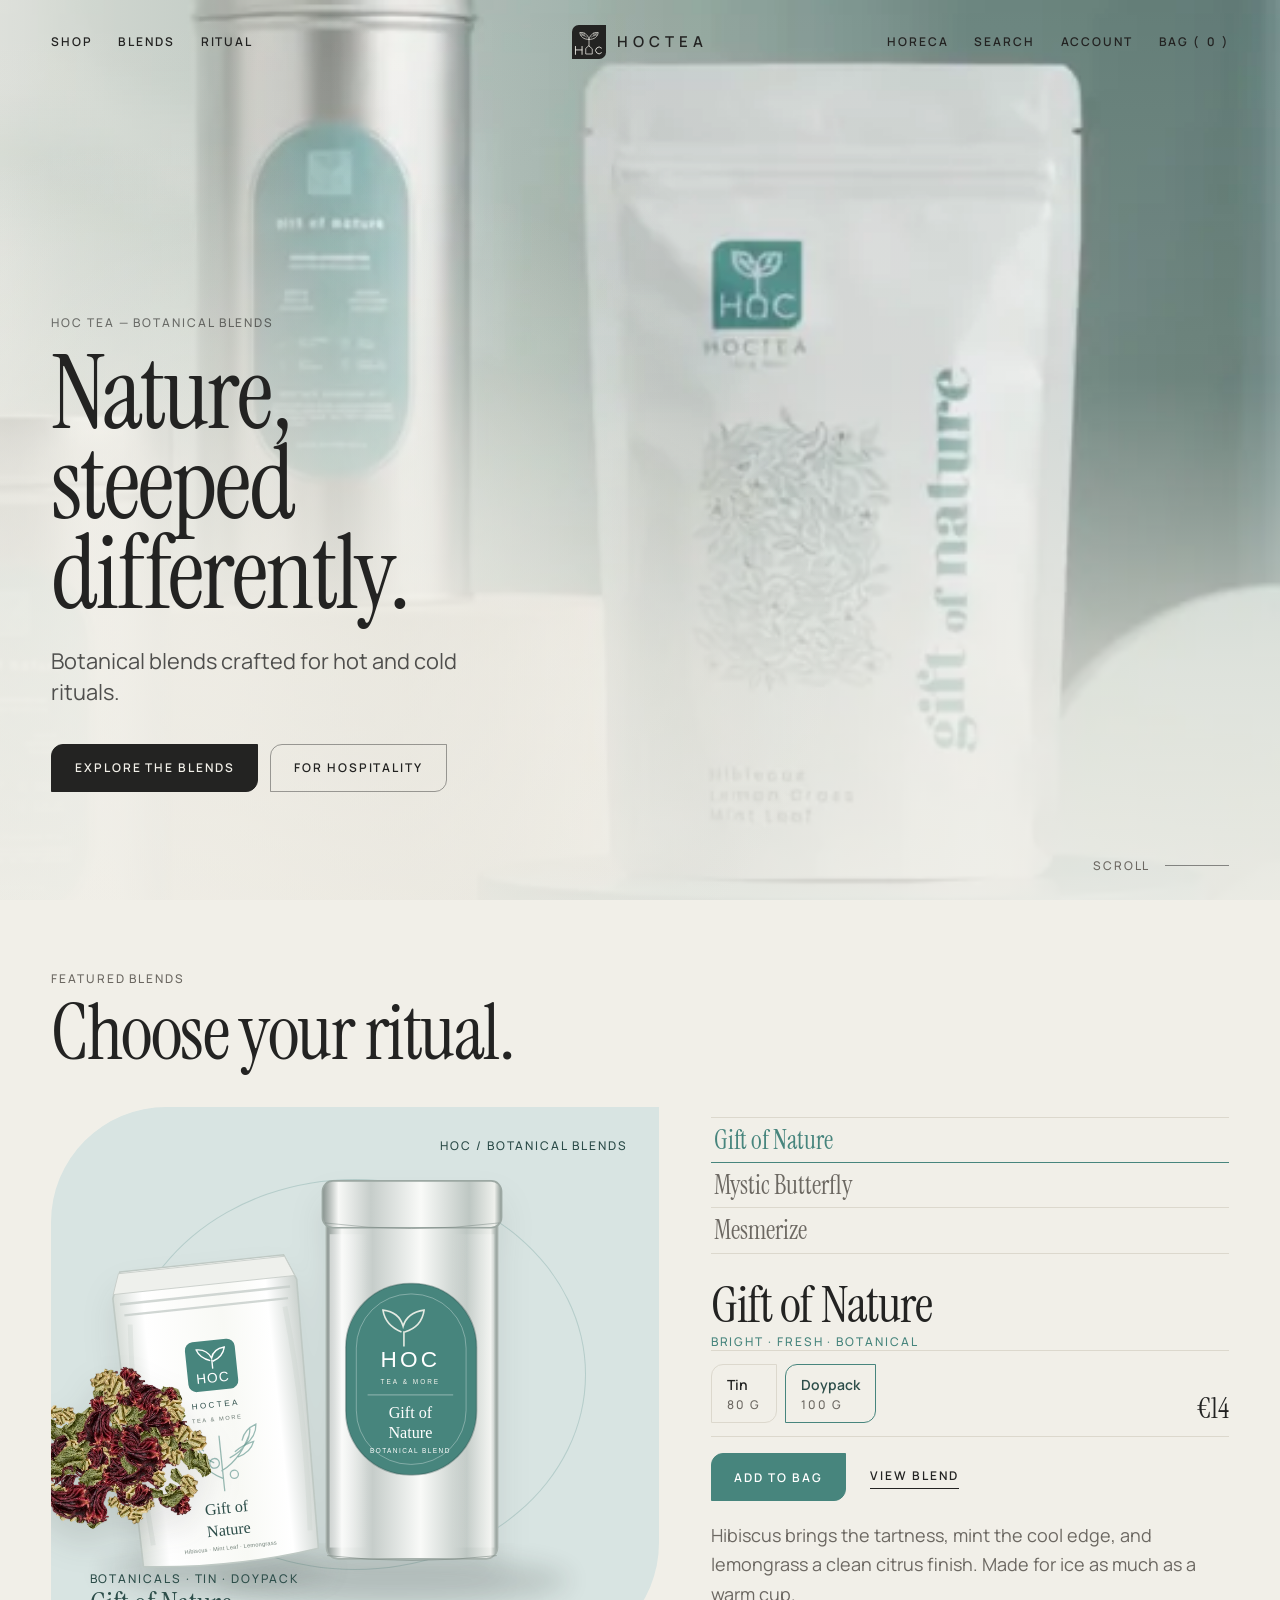
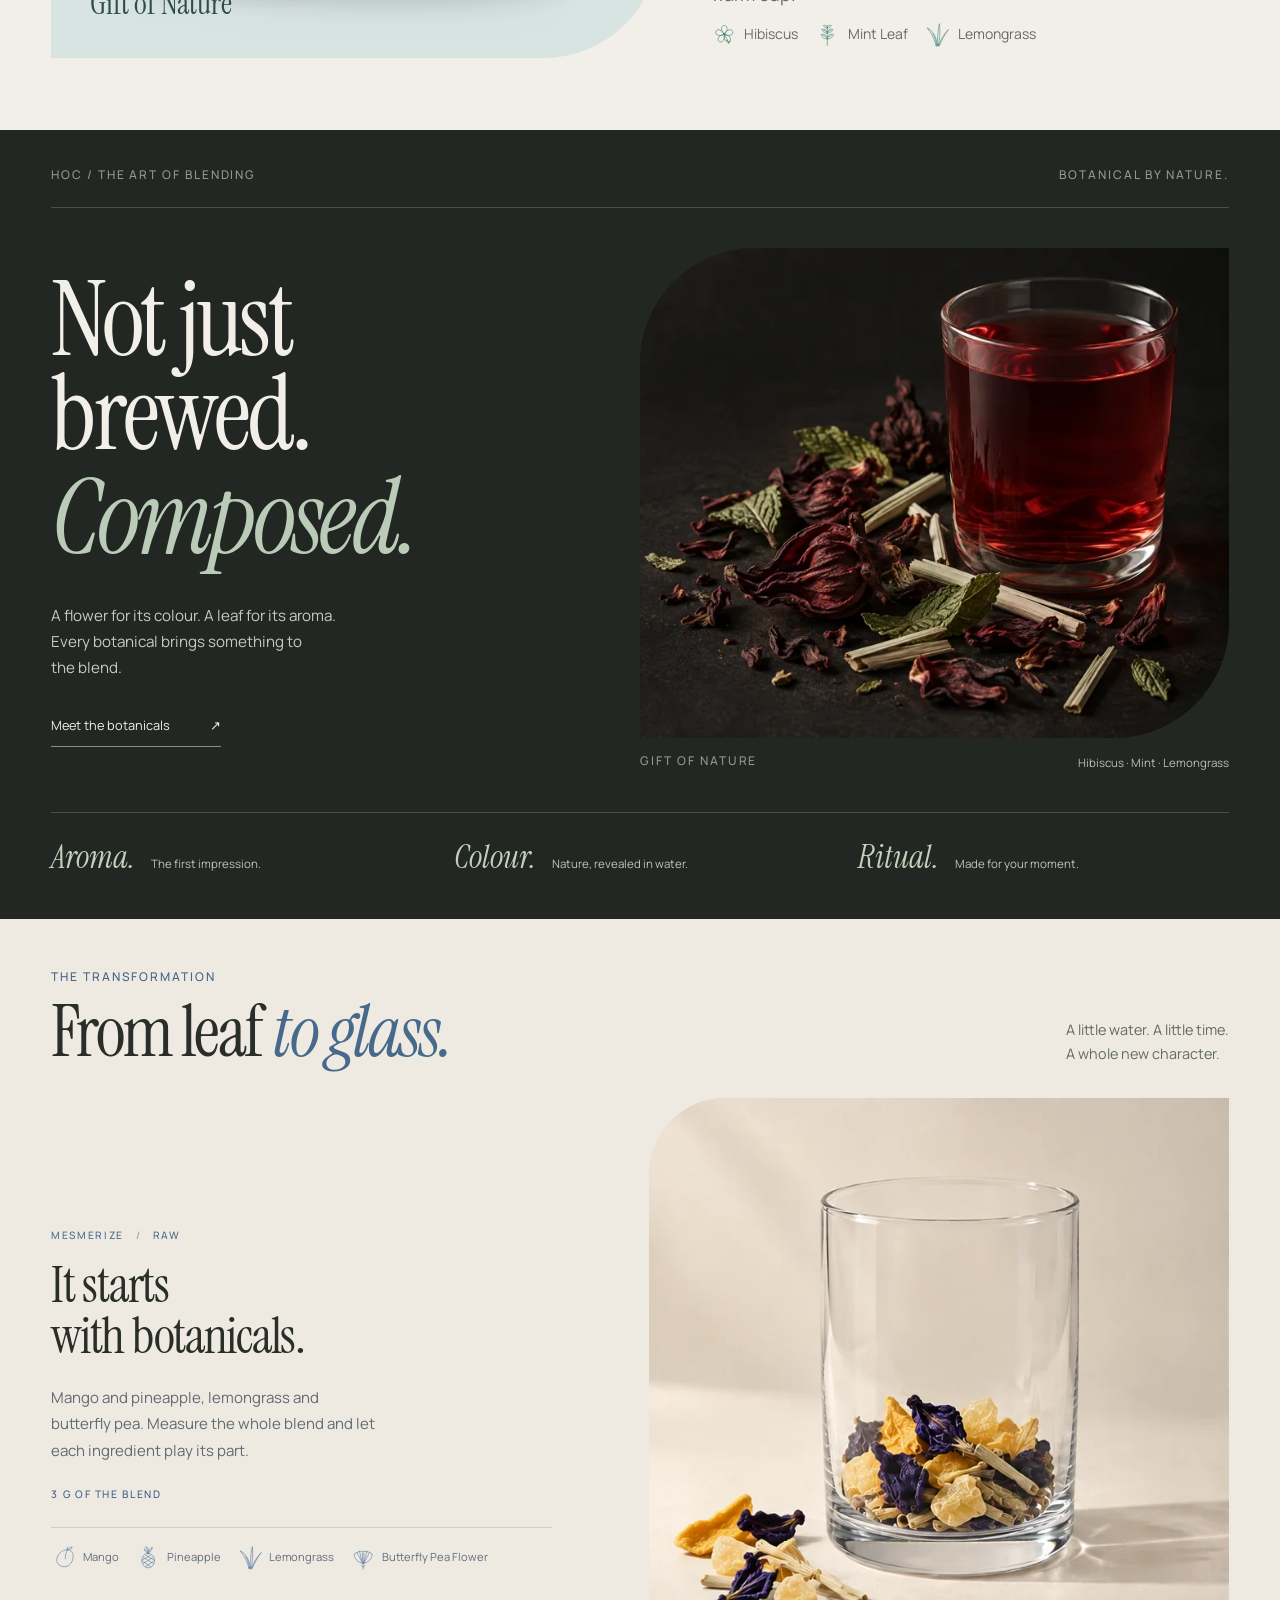
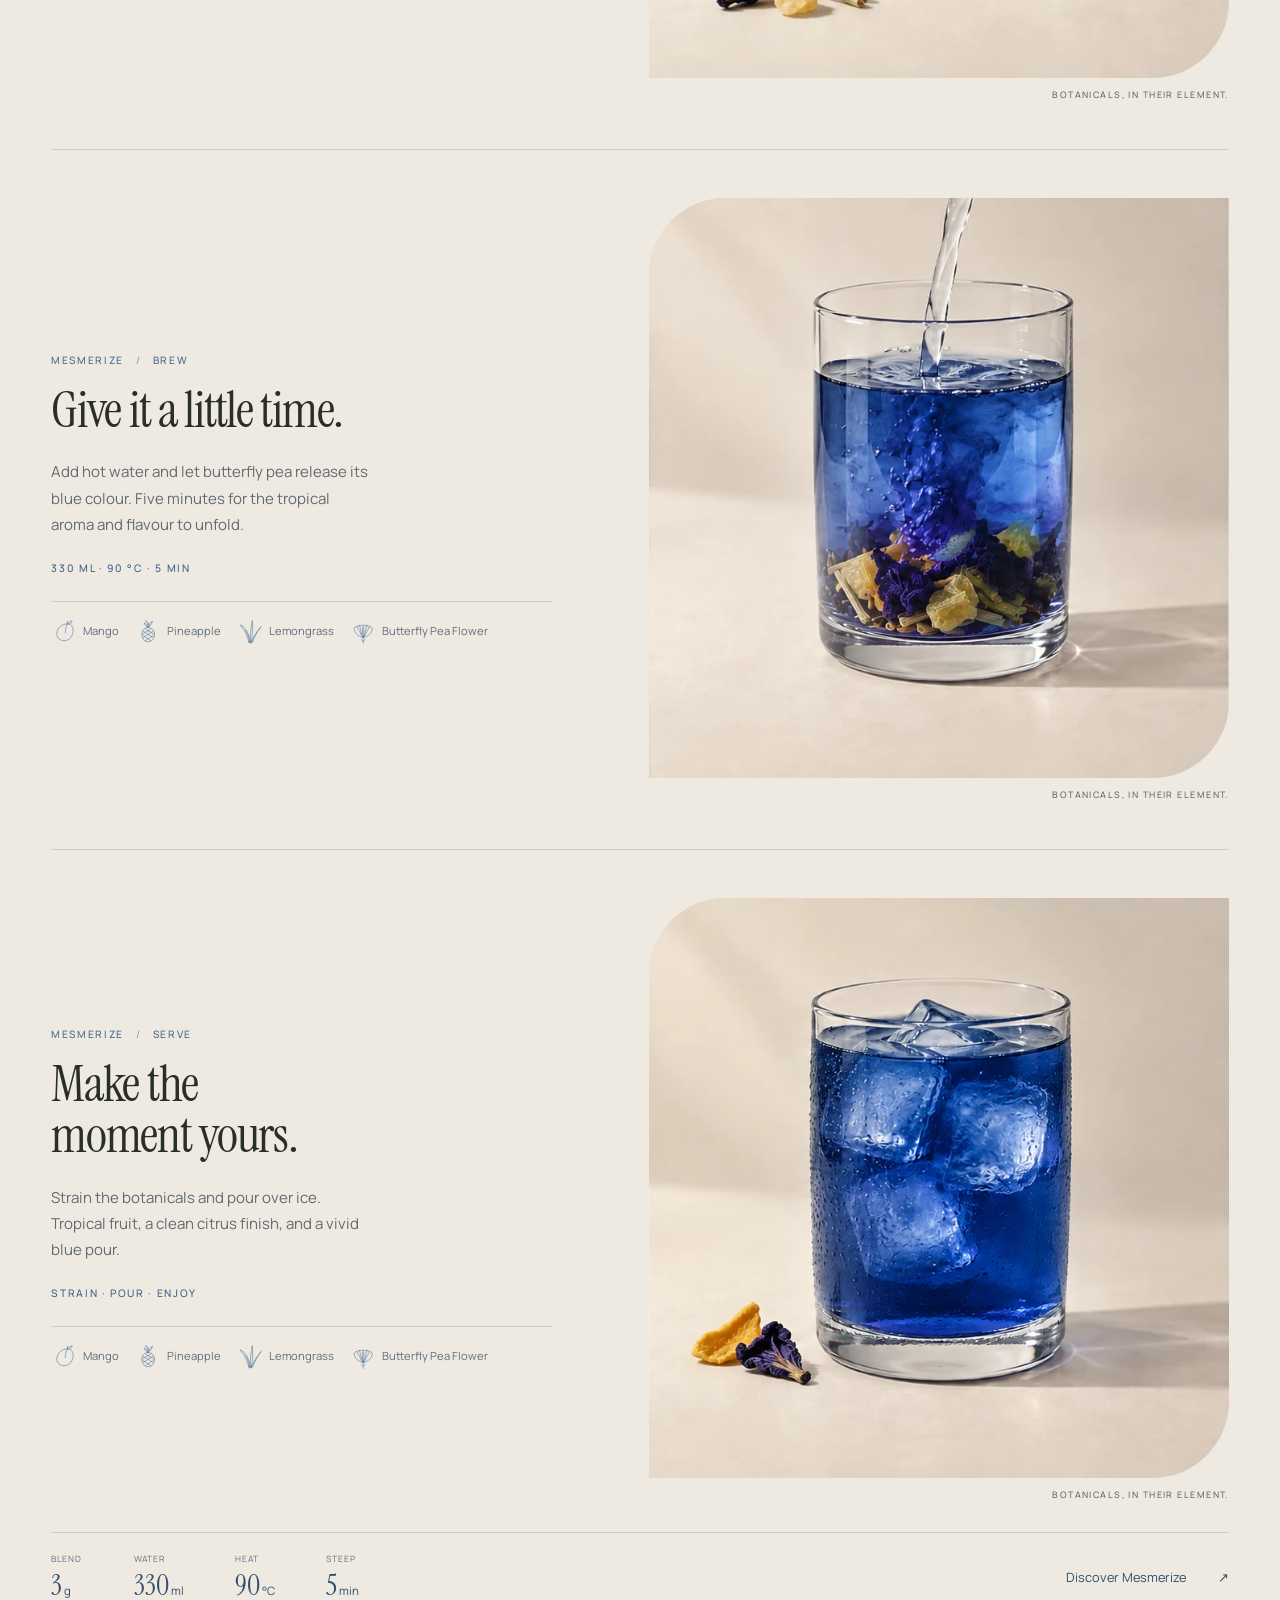
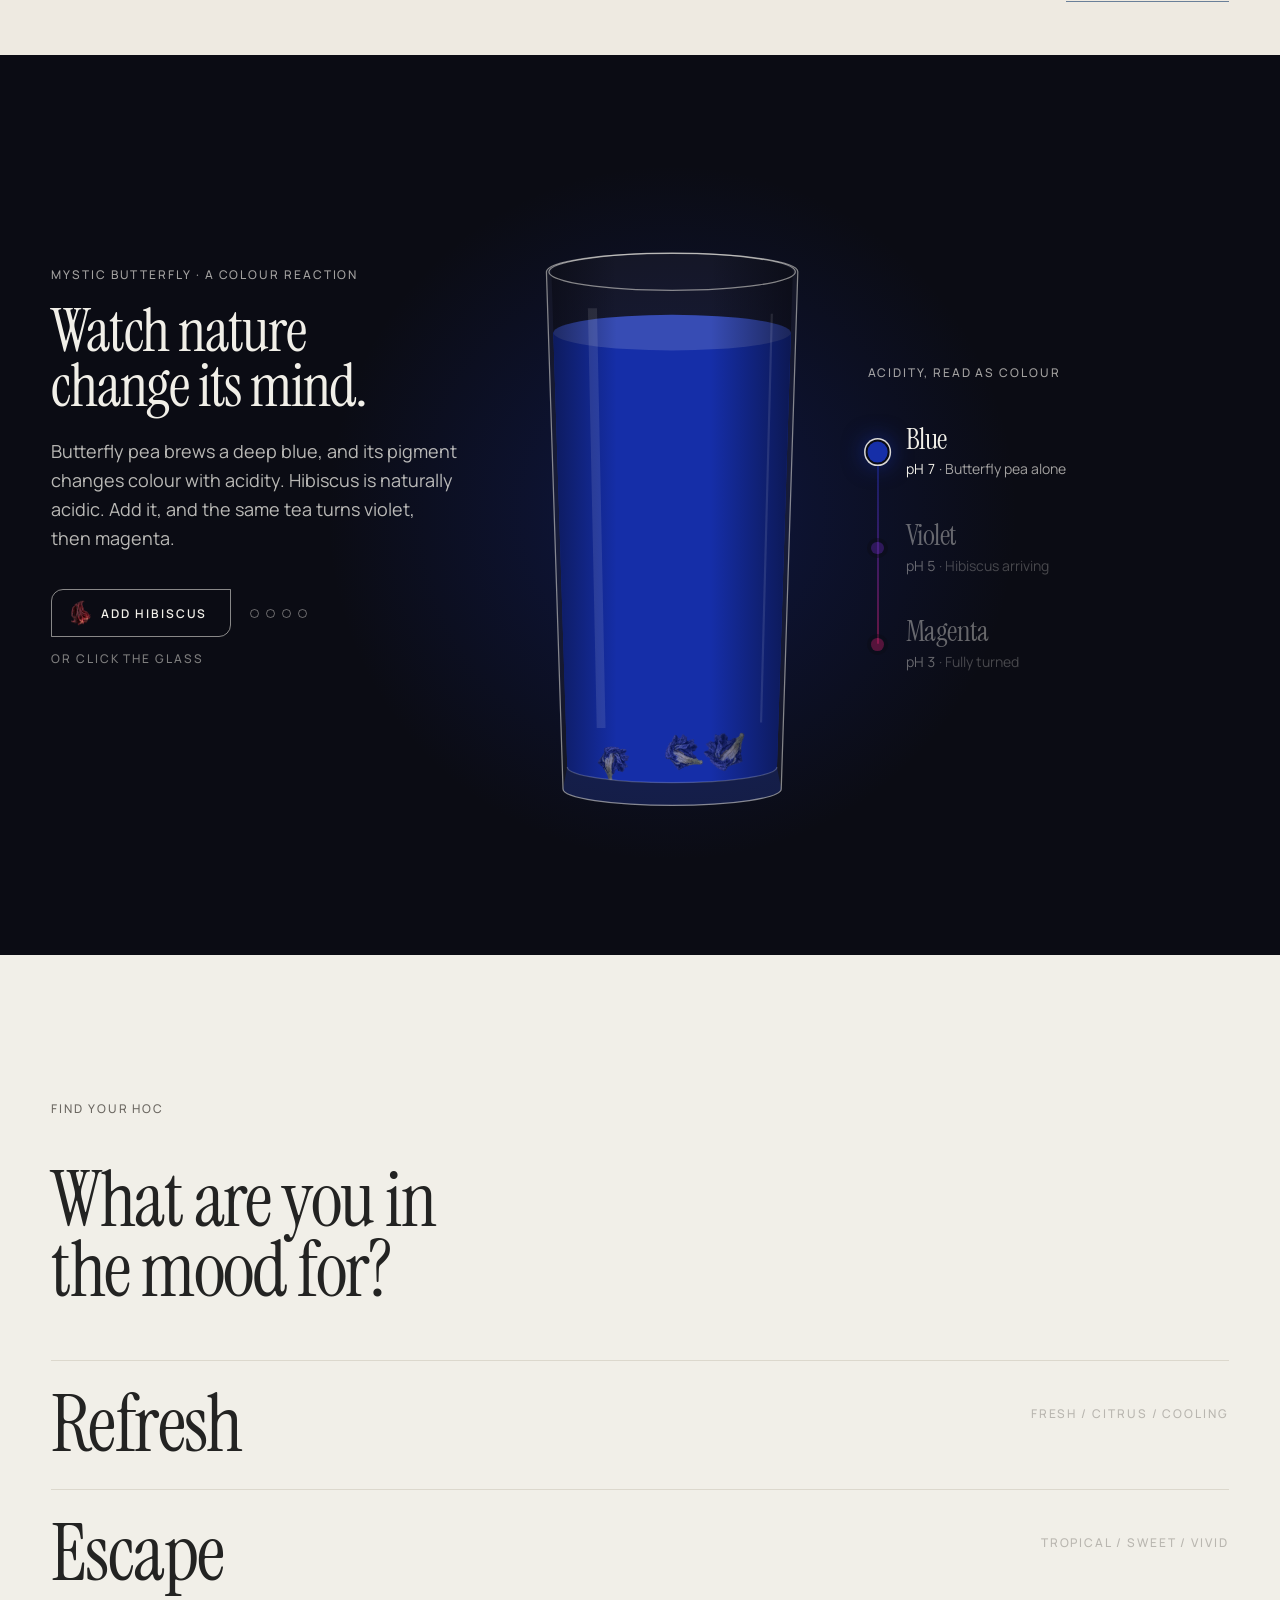
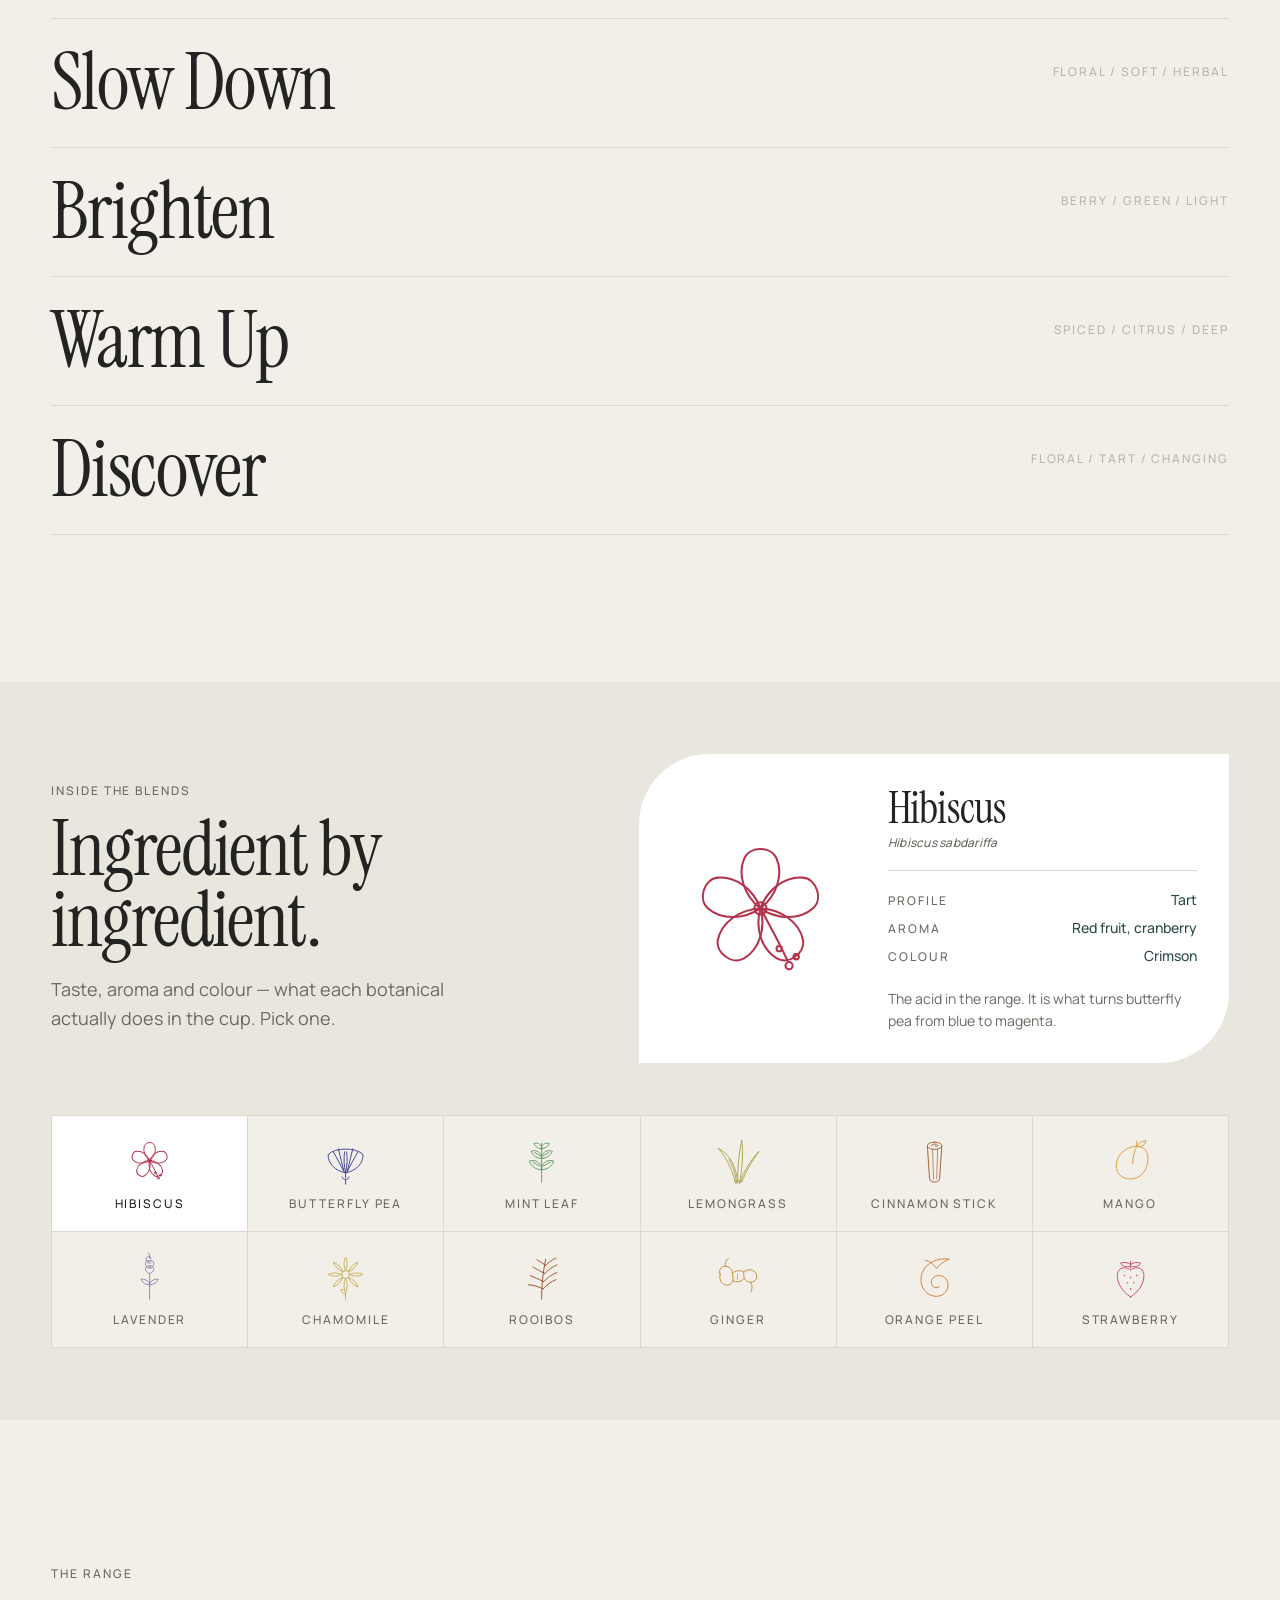
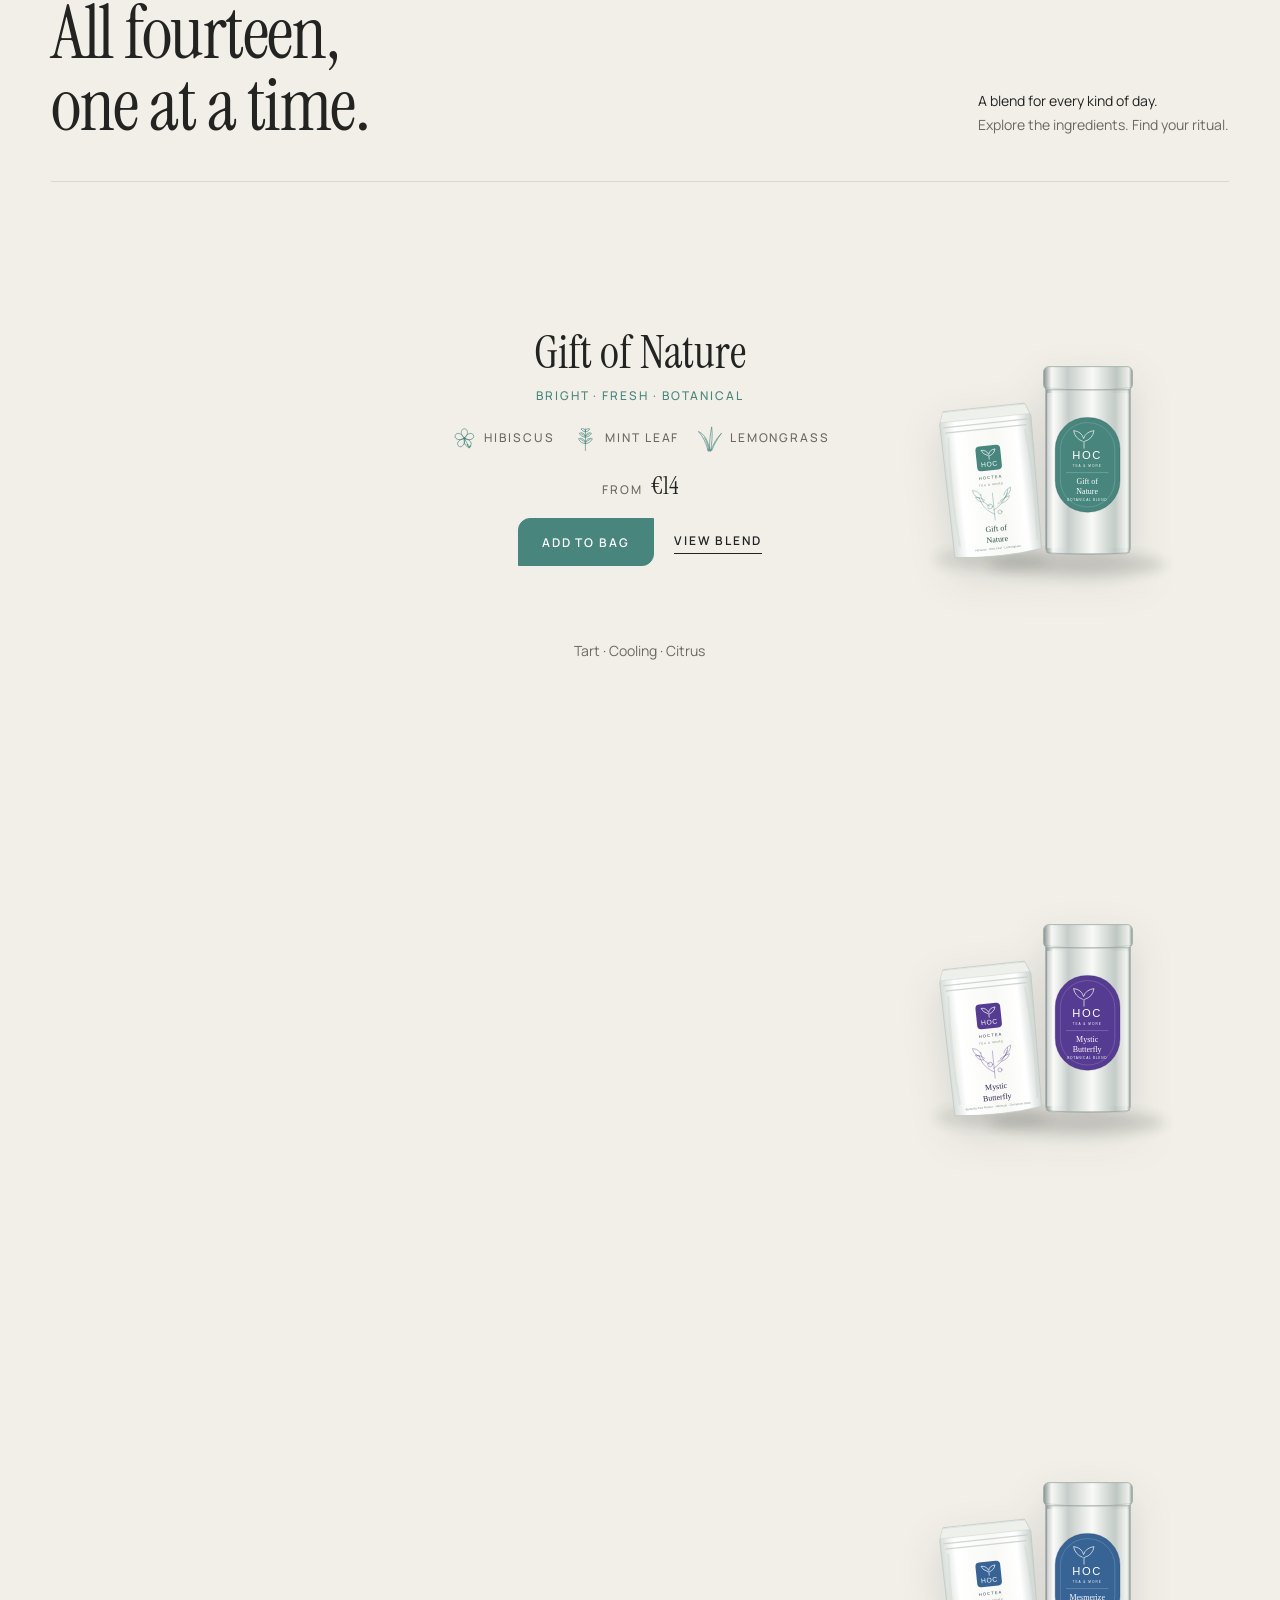
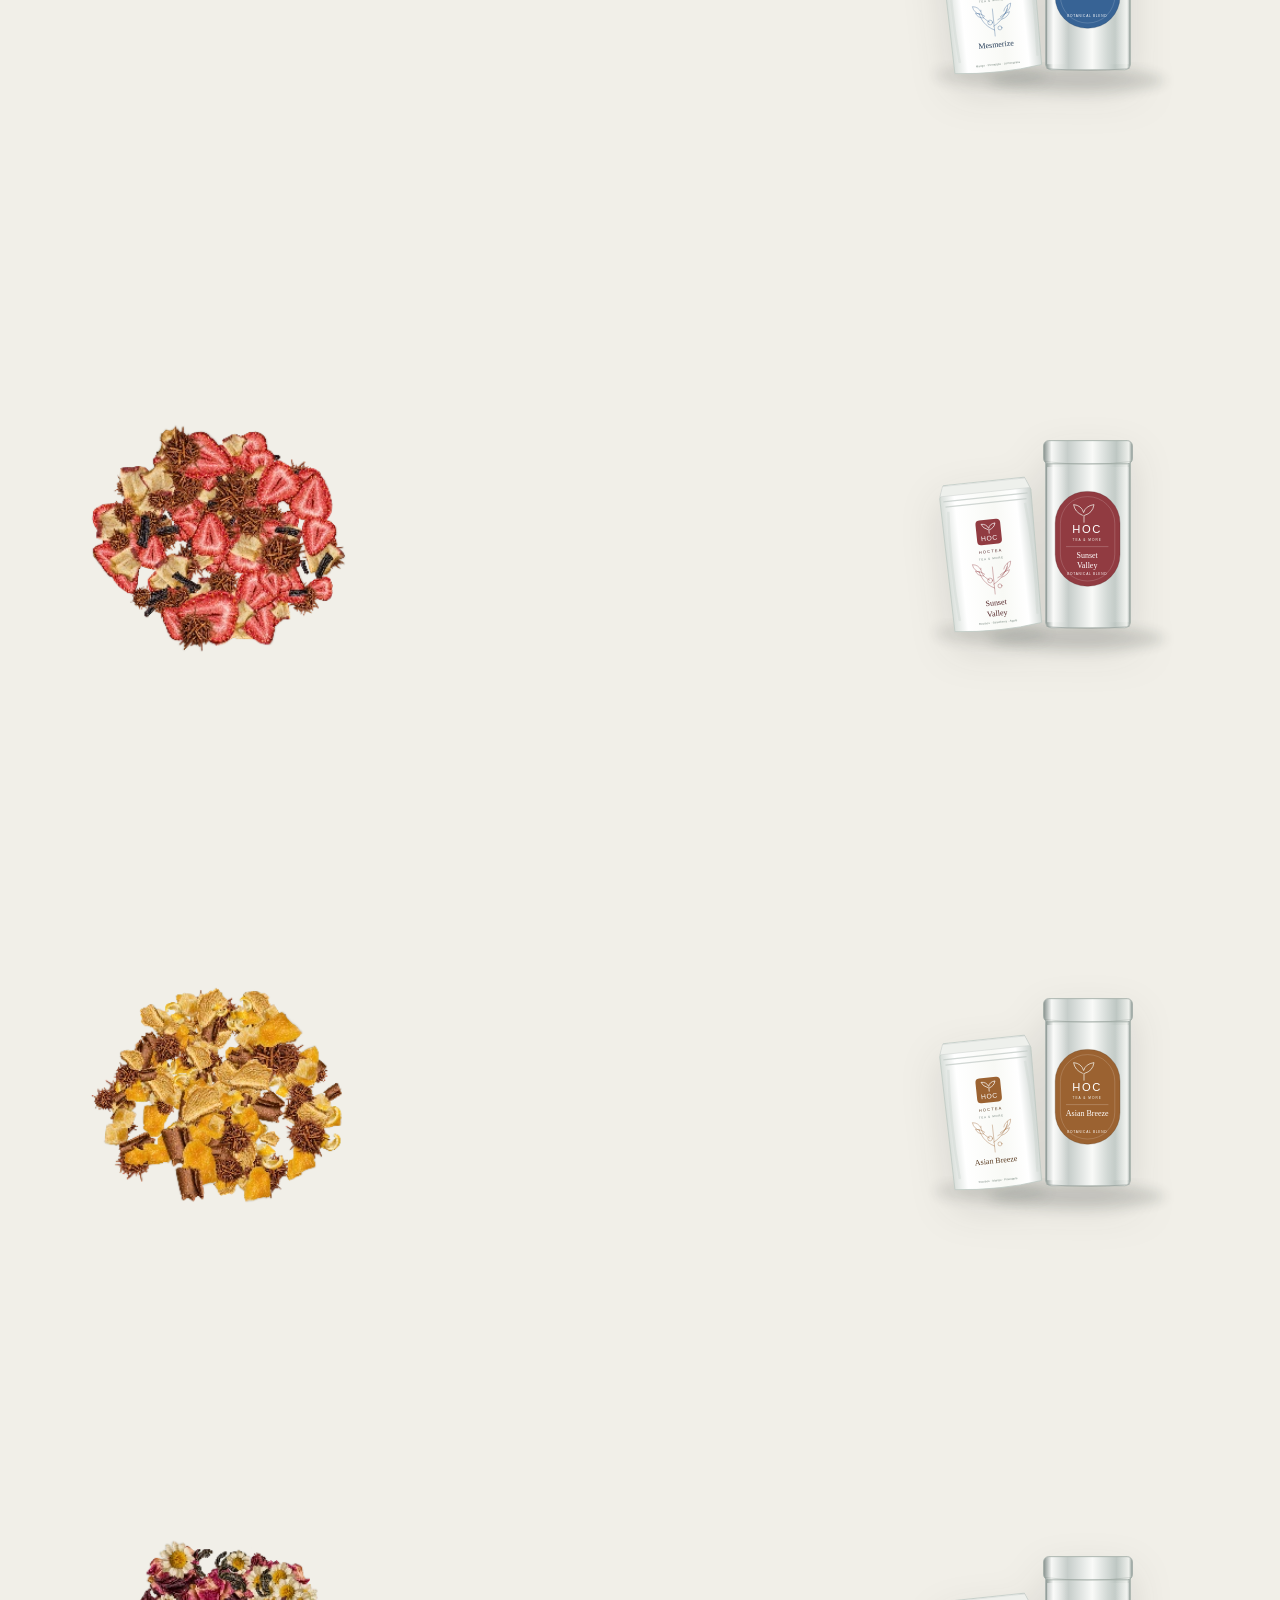
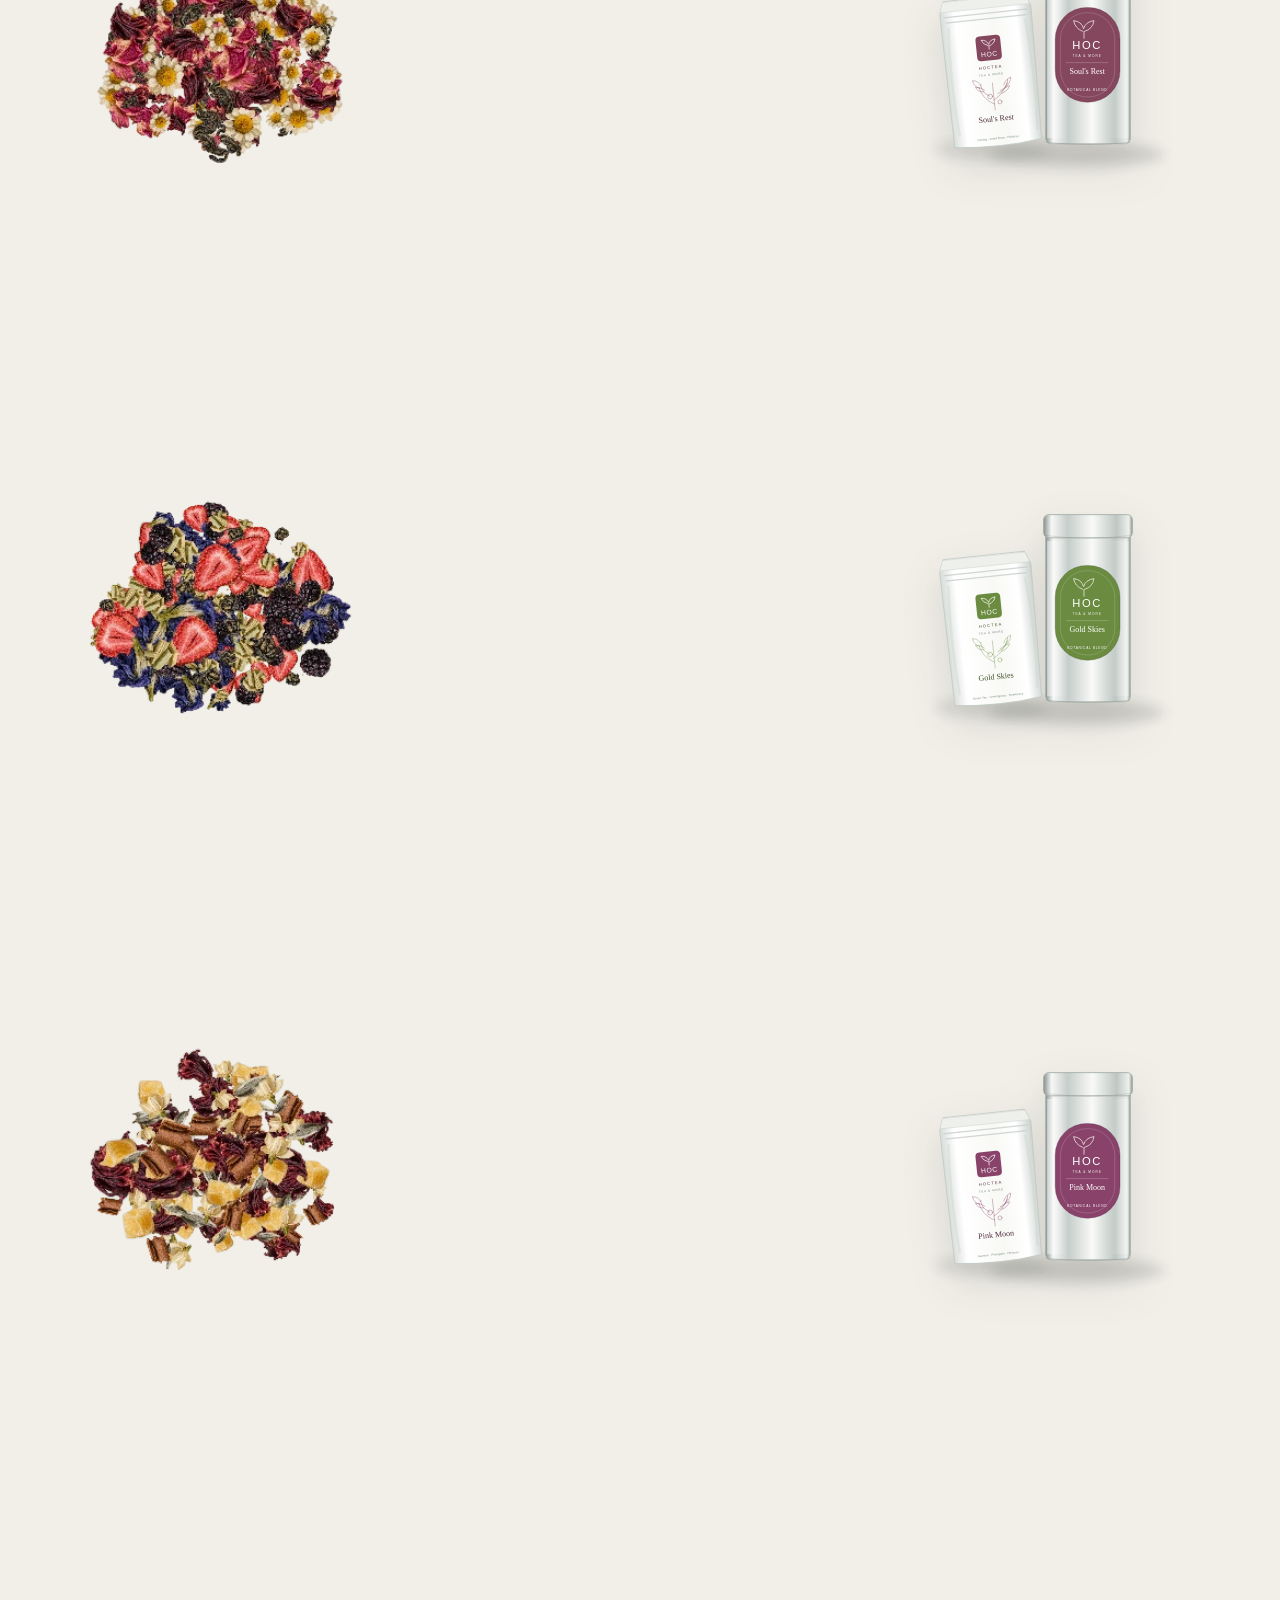
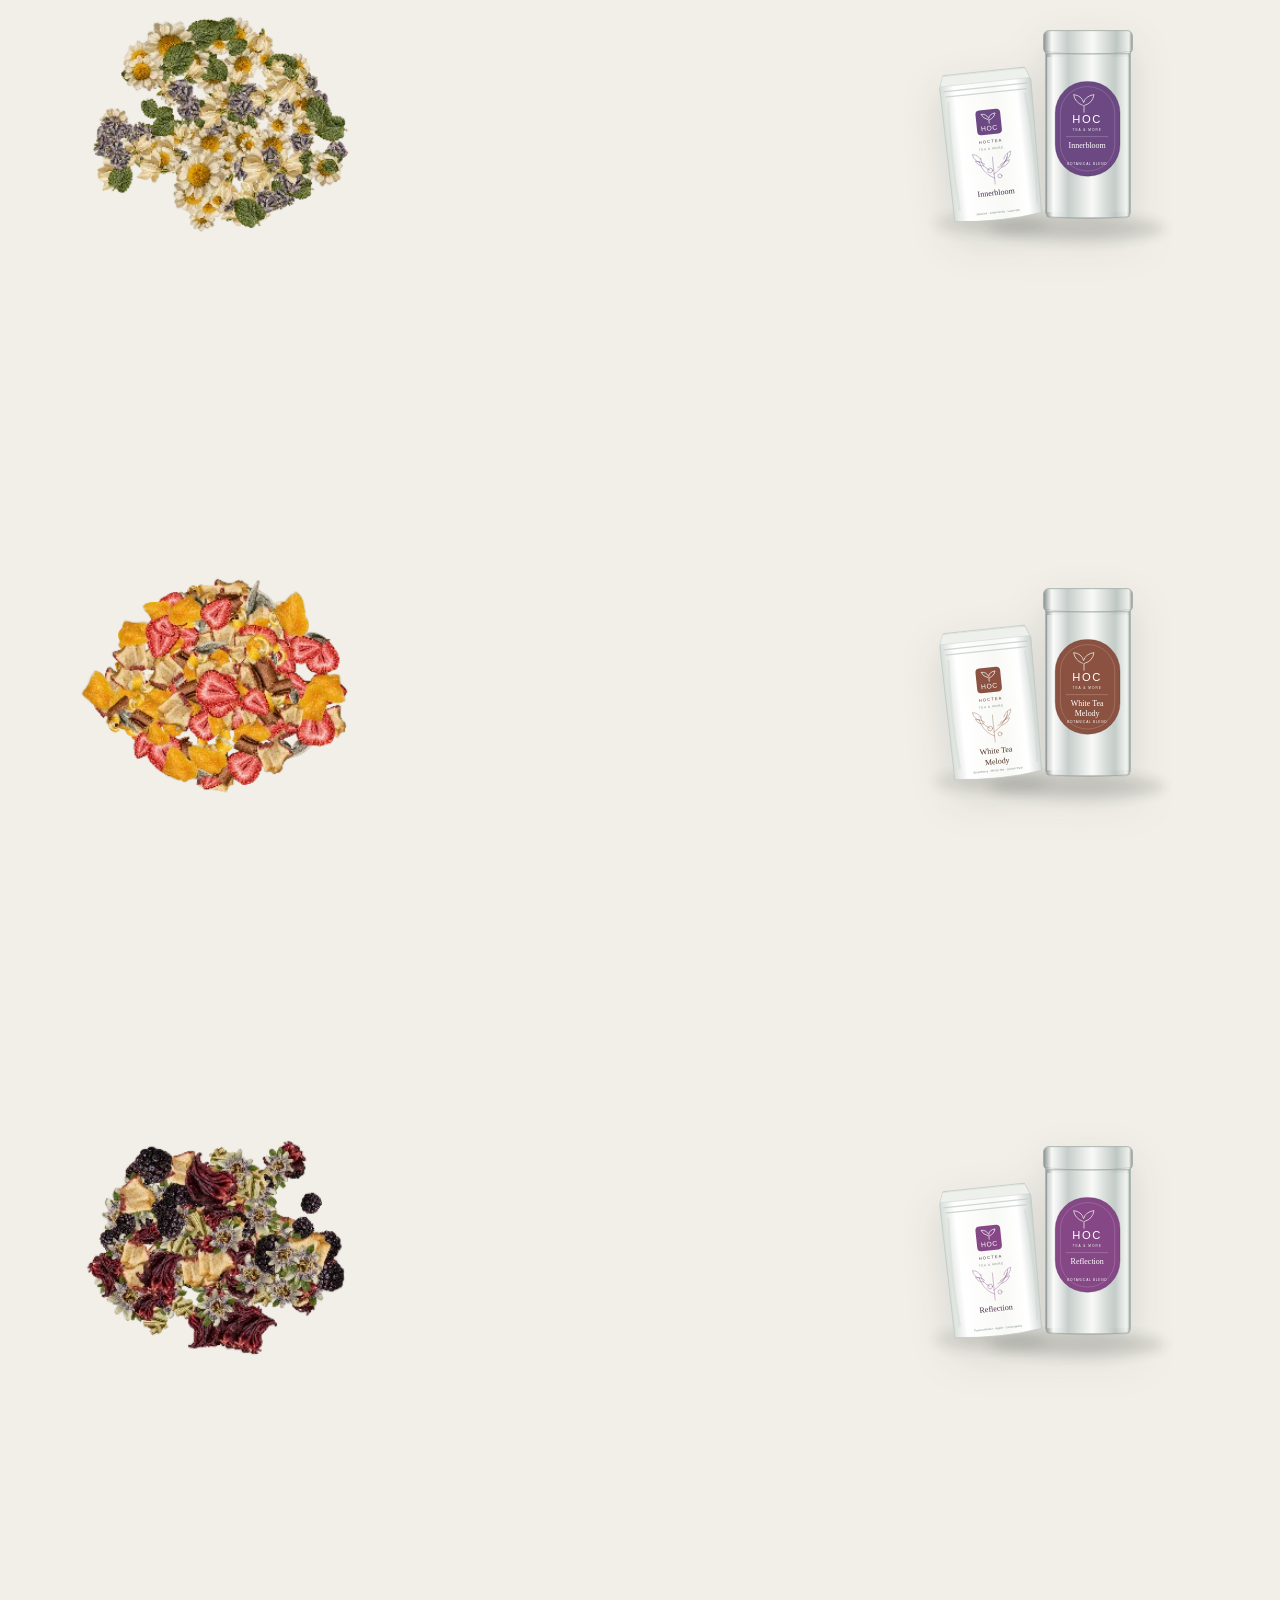
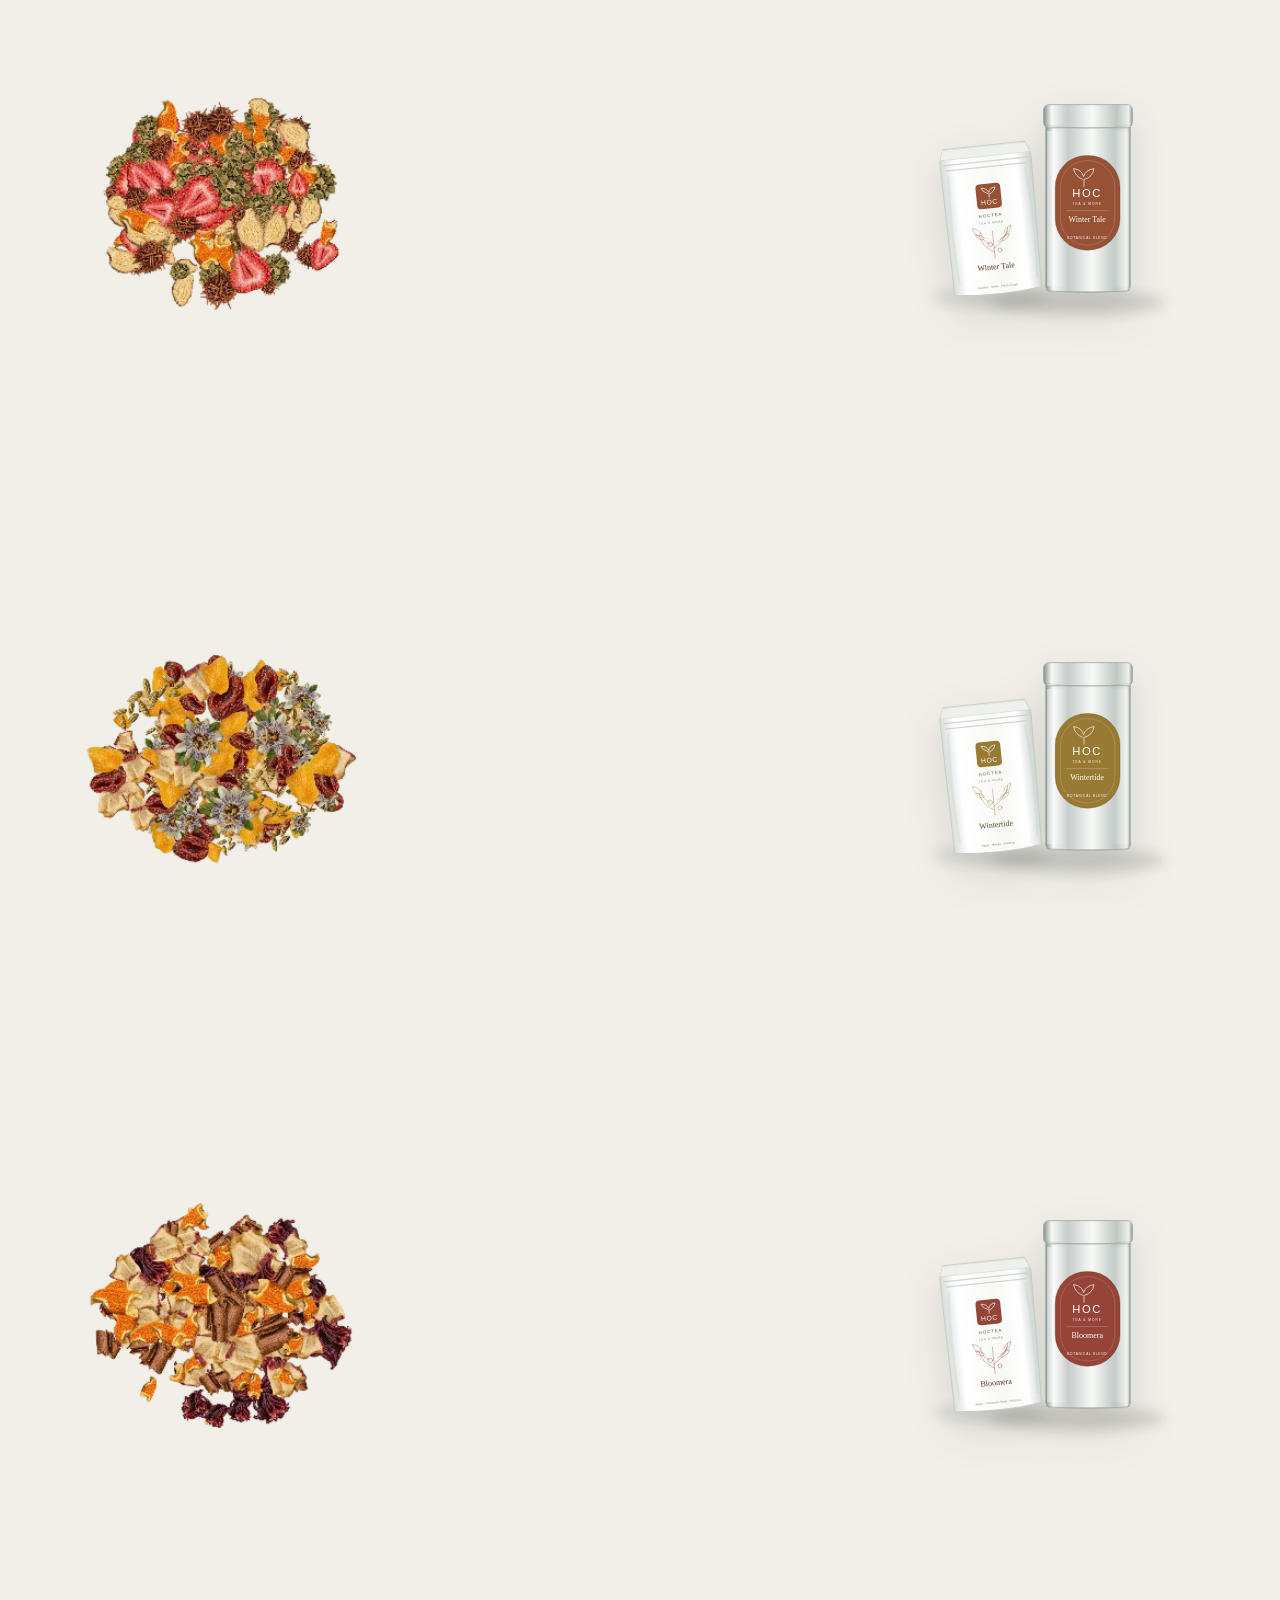
<file: index.html>
<!doctype html>
<html lang="en">
<head>
<meta charset="utf-8">
<meta name="viewport" content="width=device-width, initial-scale=1, viewport-fit=cover">
<title>HOC Tea — Botanical blends for hot and cold rituals</title>
<meta name="description" content="Botanical tea blends built for aroma, colour and ritual. Fourteen blends, loose leaf, for the cup and for hospitality.">
<meta name="theme-color" content="#232322">

<link rel="preconnect" href="https://fonts.googleapis.com">
<link rel="preconnect" href="https://fonts.gstatic.com" crossorigin>
<!-- One preload per crop, matching the <picture> sources exactly, so a phone
     preloads the portrait poster it shows and never also the landscape one. -->
<link rel="preload" as="image" media="(max-width: 767px)"
      imagesrcset="assets/img/hero-poster-mobile-540.webp?v=25042bf2a0 540w, assets/img/hero-poster-mobile-780.webp?v=1e9e27556c 780w, assets/img/hero-poster-mobile-1080.webp?v=69c357dd82 1080w"
      imagesizes="100vw" fetchpriority="high">
<link rel="preload" as="image" media="(min-width: 768px)"
      imagesrcset="assets/img/hero-poster-960.webp?v=7ebbaf5492 960w, assets/img/hero-poster-1280.webp?v=762eac0520 1280w, assets/img/hero-poster-1600.webp?v=870d182e07 1600w, assets/img/hero-poster-1920.webp?v=cda70ab518 1920w"
      imagesizes="100vw" fetchpriority="high">
<link href="https://fonts.googleapis.com/css2?family=Instrument+Serif:ital@0;1&family=Manrope:wght@400;500;600&display=swap" rel="stylesheet">

<link rel="stylesheet" href="assets/css/hoc-core.css?v=9dc81688f6">
<link rel="stylesheet" href="assets/css/hoc-sections.css?v=5f044bbfbe">
<script>document.documentElement.classList.add('hoc-js');</script>
</head>
<body>

  <a class="hoc-skip" href="#main">Skip to content</a>

  <header class="hoc-header" data-theme-mode="light" data-hoc="header">
    <div class="hoc-header__inner">
      <nav class="hoc-header__nav hoc-header__nav--start" aria-label="Primary">
        <a class="hoc-navlink" href="#range">Shop</a>
        <a class="hoc-navlink" href="#blends">Blends</a>
        <a class="hoc-navlink" href="#ritual">Ritual</a>
      </nav>

      <a class="hoc-header__brand hoc-lockup" href="#hero" aria-label="HOC Tea — home">
        <svg class="hoc-mark" viewBox="0 0 120 120" aria-hidden="true"><use href="#hoc-mark"></use></svg>
        <span class="hoc-lockup__word">Hoctea</span>
      </a>

      <nav class="hoc-header__nav hoc-header__nav--end" aria-label="Secondary">
        <a class="hoc-navlink" href="#hospitality">Horeca</a>
        <a class="hoc-navlink" href="#range">Search</a>
        <a class="hoc-navlink" href="#newsletter">Account</a>
        <button class="hoc-navlink hoc-bag" data-hoc="bag-open" aria-haspopup="dialog">
          Bag (<span class="hoc-bag__count" data-hoc="bag-count">0</span>)
        </button>
        <button class="hoc-burger" data-hoc="menu-toggle" aria-expanded="false"
                aria-controls="hoc-menu" aria-label="Menu"><span></span></button>
      </nav>
    </div>
  </header>

  <div class="hoc-menu" id="hoc-menu" data-hoc="menu" hidden>
    <nav class="hoc-menu__list" aria-label="Mobile">
      <a class="hoc-menu__link" href="#range">Shop</a>
      <a class="hoc-menu__link" href="#blends">Blends</a>
      <a class="hoc-menu__link" href="#ritual">Ritual</a>
      <a class="hoc-menu__link" href="#hospitality">Horeca</a>
    </nav>
    <div class="hoc-menu__foot hoc-micro">
      <a href="#newsletter">Account</a>
      <a href="#newsletter">Instagram</a>
      <a href="#newsletter">EN / TR</a>
    </div>
  </div>

<main id="main">

    <section class="hoc-section hoc-hero" id="hero" data-header-theme="dark"
             data-hoc="hero">
      <div class="hoc-hero__media">
        <picture>
          <source media="(max-width: 767px)" type="image/webp"
                  srcset="assets/img/hero-poster-mobile-540.webp?v=25042bf2a0 540w, assets/img/hero-poster-mobile-780.webp?v=1e9e27556c 780w, assets/img/hero-poster-mobile-1080.webp?v=69c357dd82 1080w"
                  sizes="100vw">
          <source type="image/webp"
                  srcset="assets/img/hero-poster-960.webp?v=7ebbaf5492 960w, assets/img/hero-poster-1280.webp?v=762eac0520 1280w, assets/img/hero-poster-1600.webp?v=870d182e07 1600w, assets/img/hero-poster-1920.webp?v=cda70ab518 1920w"
                  sizes="100vw">
          <img class="hoc-hero__poster" src="assets/img/hero-poster.jpg?v=c191b17f13"
               width="1600" height="900" alt=""
               fetchpriority="high" decoding="async">
        </picture>

        <!-- The film, 10.0s as delivered, ending on the HOC logo card.
             Paced in JS rather than re-encoded (§10):
               data-rate       overall speed — a touch under real time
               data-slow-from  where the ramp into the ending begins
               data-slow-rate  speed at the very end, so the logo resolves slowly
               data-hold       seconds to hold the last frame before restarting
             The loop attribute is deliberately absent: the hold is only
             possible if the restart is ours to schedule. -->
        <video class="hoc-hero__video" data-hoc="hero-video"
               data-src="assets/video/hero-loop.mp4?v=a69127845d"
               data-rate="0.85" data-slow-from="7.9"
               data-slow-rate="0.4" data-hold="1.4"
               muted playsinline preload="none" aria-hidden="true"></video>

        <!-- Signature #1: pointer-direction refraction over the plate. -->
        <canvas class="hoc-hero__gl" data-hoc="hero-gl" aria-hidden="true"></canvas>
        <div class="hoc-hero__scrim" aria-hidden="true"></div>
      </div>

      <div class="hoc-hero__copy">
        <div class="hoc-wrap">
          <p class="hoc-micro" data-reveal>HOC Tea — Botanical Blends</p>
          <h1 class="hoc-display-xl hoc-hero__h1" data-split="lines">Nature, steeped differently.</h1>
          <p class="hoc-lede" data-reveal="up">Botanical blends crafted for hot and cold rituals.</p>
          <div class="hoc-hero__cta" data-reveal="up">
            <a class="hoc-btn hoc-btn--solid" href="#blends">Explore the blends</a>
            <a class="hoc-btn" href="#hospitality">For hospitality</a>
          </div>
        </div>
      </div>

      <div class="hoc-hero__foot hoc-wrap" aria-hidden="true">
        <span class="hoc-micro">Scroll</span>
        <span class="hoc-hero__rule"></span>
      </div>
    </section>

    <section class="hoc-section hoc-featured" id="blends" data-header-theme="dark"
             data-hoc="featured">
      <div class="hoc-wrap">
        <header class="hoc-featured__head">
          <p class="hoc-micro">Featured Blends</p>
          <h2 class="hoc-display-l" data-split="lines">Choose your ritual.</h2>
        </header>

        <div class="hoc-featured__body">
          <div class="hoc-featured__stage">
            <div class="hoc-featured__ground" data-hoc="stage-ground" aria-hidden="true"></div>
            <span class="hoc-featured__stage-label hoc-micro" aria-hidden="true">HOC / BOTANICAL BLENDS</span>
            <ul class="hoc-featured__packs" data-hoc="pack-stack">
          <li class="hoc-pack is-active" data-pack="gift-of-nature"
               style="--accent:#47857D;--accent-2:#7FB3AD;--accent-wash:#E0EBEA;--accent-ink:#2D4E4A;--liquid:#B4324B" aria-hidden="false">
            <a href="products/gift-of-nature/" aria-label="Explore Gift of Nature">
             <img class="hoc-pack__img"
        src="assets/img/pile-gift-of-nature.webp?v=ecd68be307"
        srcset="assets/img/pile-gift-of-nature-420.webp?v=6c2828f4b4 420w, assets/img/pile-gift-of-nature-640.webp?v=566a571770 640w, assets/img/pile-gift-of-nature-900.webp?v=ecd68be307 900w"
        sizes="(max-width: 699px) 90vw, (max-width: 1100px) 45vw, 40vw"
        width="640" height="640"
        alt=""
        loading="lazy" decoding="async">
              <img class="hoc-pack__duo" src="assets/img/pack-duo-gift-of-nature.svg?v=b1b0dd8bed" width="700" height="640" alt="" loading="lazy" decoding="async">
              <span class="hoc-pack__caption"><span class="hoc-micro">BOTANICALS · TIN · DOYPACK</span><span>Gift of Nature</span></span>
            </a>
          </li>
          <li class="hoc-pack" data-pack="mystic-butterfly"
               style="--accent:#553B91;--accent-2:#8A75BD;--accent-wash:#E2DEED;--accent-ink:#342654;--liquid:#2B3A8F" aria-hidden="true" inert>
            <a href="products/mystic-butterfly/" aria-label="Explore Mystic Butterfly">
             <img class="hoc-pack__img"
        src="assets/img/pile-mystic-butterfly.webp?v=42630e2230"
        srcset="assets/img/pile-mystic-butterfly-420.webp?v=8edc1d8317 420w, assets/img/pile-mystic-butterfly-640.webp?v=42e47a9c87 640w, assets/img/pile-mystic-butterfly-900.webp?v=42630e2230 900w"
        sizes="(max-width: 699px) 90vw, (max-width: 1100px) 45vw, 40vw"
        width="640" height="640"
        alt=""
        loading="lazy" decoding="async">
              <img class="hoc-pack__duo" src="assets/img/pack-duo-mystic-butterfly.svg?v=59b0119bf2" width="700" height="640" alt="" loading="lazy" decoding="async">
              <span class="hoc-pack__caption"><span class="hoc-micro">BOTANICALS · TIN · DOYPACK</span><span>Mystic Butterfly</span></span>
            </a>
          </li>
          <li class="hoc-pack" data-pack="mesmerize"
               style="--accent:#376395;--accent-2:#7196C1;--accent-wash:#DDE5EE;--accent-ink:#243C57;--liquid:#2F62A8" aria-hidden="true" inert>
            <a href="products/mesmerize/" aria-label="Explore Mesmerize">
             <img class="hoc-pack__img"
        src="assets/img/pile-mesmerize.webp?v=3c16522329"
        srcset="assets/img/pile-mesmerize-420.webp?v=a94291ca96 420w, assets/img/pile-mesmerize-640.webp?v=c556801266 640w, assets/img/pile-mesmerize-900.webp?v=3c16522329 900w"
        sizes="(max-width: 699px) 90vw, (max-width: 1100px) 45vw, 40vw"
        width="640" height="640"
        alt=""
        loading="lazy" decoding="async">
              <img class="hoc-pack__duo" src="assets/img/pack-duo-mesmerize.svg?v=a02d63004e" width="700" height="640" alt="" loading="lazy" decoding="async">
              <span class="hoc-pack__caption"><span class="hoc-micro">BOTANICALS · TIN · DOYPACK</span><span>Mesmerize</span></span>
            </a>
          </li>
            </ul>
          </div>

          <div class="hoc-featured__side">
            <div class="hoc-selector">
              <ol class="hoc-selector__list" role="tablist"
                  aria-label="Featured blends">
            <li class="hoc-selector__item" role="presentation">
              <button class="hoc-selector__btn" role="tab" id="tab-gift-of-nature"
                      aria-selected="true" aria-controls="panel-gift-of-nature"
                      tabindex="0"
                      data-hoc="blend-select" data-blend="gift-of-nature"
                      style="--accent:#47857D;--accent-2:#7FB3AD;--accent-wash:#E0EBEA;--accent-ink:#2D4E4A;--liquid:#B4324B">
                <span class="hoc-selector__name">Gift of Nature</span>
              </button>
            </li>
            <li class="hoc-selector__item" role="presentation">
              <button class="hoc-selector__btn" role="tab" id="tab-mystic-butterfly"
                      aria-selected="false" aria-controls="panel-mystic-butterfly"
                      tabindex="-1"
                      data-hoc="blend-select" data-blend="mystic-butterfly"
                      style="--accent:#553B91;--accent-2:#8A75BD;--accent-wash:#E2DEED;--accent-ink:#342654;--liquid:#2B3A8F">
                <span class="hoc-selector__name">Mystic Butterfly</span>
              </button>
            </li>
            <li class="hoc-selector__item" role="presentation">
              <button class="hoc-selector__btn" role="tab" id="tab-mesmerize"
                      aria-selected="false" aria-controls="panel-mesmerize"
                      tabindex="-1"
                      data-hoc="blend-select" data-blend="mesmerize"
                      style="--accent:#376395;--accent-2:#7196C1;--accent-wash:#DDE5EE;--accent-ink:#243C57;--liquid:#2F62A8">
                <span class="hoc-selector__name">Mesmerize</span>
              </button>
            </li>
              </ol>
            </div>
            <div class="hoc-featured__panels">
          <div class="hoc-blendpanel is-active" role="tabpanel"
               id="panel-gift-of-nature" aria-labelledby="tab-gift-of-nature"
               data-panel="gift-of-nature" style="--accent:#47857D;--accent-2:#7FB3AD;--accent-wash:#E0EBEA;--accent-ink:#2D4E4A;--liquid:#B4324B">
            <h3 class="hoc-blendpanel__name hoc-title">Gift of Nature</h3>
            <p class="hoc-micro hoc-micro--accent">Bright · Fresh · Botanical</p>
            <div class="hoc-blendpanel__buy">
              <fieldset class="hoc-packsel">
                <legend class="hoc-sr">Packaging</legend>
                
                <label class="hoc-packsel__opt">
                  <input type="radio" name="pack-gift-of-nature" value="tin"
                         data-hoc="pack-option" data-delta="400">
                  <span class="hoc-packsel__label">Tin</span>
                  <span class="hoc-packsel__meta hoc-micro">80 g</span>
                </label>
                <label class="hoc-packsel__opt">
                  <input type="radio" name="pack-gift-of-nature" value="doypack" checked
                         data-hoc="pack-option" data-delta="0">
                  <span class="hoc-packsel__label">Doypack</span>
                  <span class="hoc-packsel__meta hoc-micro">100 g</span>
                </label>
              </fieldset>
              <p class="hoc-price" data-hoc="price" data-base="1400">€14</p>
            </div>

            <div class="hoc-blendpanel__actions">
              <button class="hoc-btn hoc-btn--solid" data-hoc="add"
                      data-blend="gift-of-nature">Add to bag</button>
              <a class="hoc-link" href="products/gift-of-nature/">View blend</a>
            </div>
            <p class="hoc-blendpanel__story hoc-body">Hibiscus brings the tartness, mint the cool edge, and lemongrass a clean citrus finish. Made for ice as much as a warm cup.</p>
            <ul class="hoc-inglist" data-hoc="ing-list">
              <li class="hoc-inglist__item"><svg class="hoc-bot" viewBox="0 0 100 100" aria-hidden="true"><use href="#b-hibiscus"></use></svg><span>Hibiscus</span></li><li class="hoc-inglist__item"><svg class="hoc-bot" viewBox="0 0 100 100" aria-hidden="true"><use href="#b-mint"></use></svg><span>Mint Leaf</span></li><li class="hoc-inglist__item"><svg class="hoc-bot" viewBox="0 0 100 100" aria-hidden="true"><use href="#b-lemongrass"></use></svg><span>Lemongrass</span></li>
            </ul>
          </div>
          <div class="hoc-blendpanel" role="tabpanel"
               id="panel-mystic-butterfly" aria-labelledby="tab-mystic-butterfly"
               data-panel="mystic-butterfly" style="--accent:#553B91;--accent-2:#8A75BD;--accent-wash:#E2DEED;--accent-ink:#342654;--liquid:#2B3A8F" hidden>
            <h3 class="hoc-blendpanel__name hoc-title">Mystic Butterfly</h3>
            <p class="hoc-micro hoc-micro--accent">Floral · Tart · Transforming</p>
            <div class="hoc-blendpanel__buy">
              <fieldset class="hoc-packsel">
                <legend class="hoc-sr">Packaging</legend>
                
                <label class="hoc-packsel__opt">
                  <input type="radio" name="pack-mystic-butterfly" value="tin"
                         data-hoc="pack-option" data-delta="400">
                  <span class="hoc-packsel__label">Tin</span>
                  <span class="hoc-packsel__meta hoc-micro">80 g</span>
                </label>
                <label class="hoc-packsel__opt">
                  <input type="radio" name="pack-mystic-butterfly" value="doypack" checked
                         data-hoc="pack-option" data-delta="0">
                  <span class="hoc-packsel__label">Doypack</span>
                  <span class="hoc-packsel__meta hoc-micro">100 g</span>
                </label>
              </fieldset>
              <p class="hoc-price" data-hoc="price" data-base="1600">€16</p>
            </div>

            <div class="hoc-blendpanel__actions">
              <button class="hoc-btn hoc-btn--solid" data-hoc="add"
                      data-blend="mystic-butterfly">Add to bag</button>
              <a class="hoc-link" href="products/mystic-butterfly/">View blend</a>
            </div>
            <p class="hoc-blendpanel__story hoc-body">Butterfly pea steeps deep blue. Hibiscus draws it towards violet, with cinnamon warming the finish.</p>
            <ul class="hoc-inglist" data-hoc="ing-list">
              <li class="hoc-inglist__item"><span>Butterfly Pea Flower</span></li><li class="hoc-inglist__item"><svg class="hoc-bot" viewBox="0 0 100 100" aria-hidden="true"><use href="#b-hibiscus"></use></svg><span>Hibiscus</span></li><li class="hoc-inglist__item"><svg class="hoc-bot" viewBox="0 0 100 100" aria-hidden="true"><use href="#b-cinnamon"></use></svg><span>Cinnamon Stick</span></li>
            </ul>
          </div>
          <div class="hoc-blendpanel" role="tabpanel"
               id="panel-mesmerize" aria-labelledby="tab-mesmerize"
               data-panel="mesmerize" style="--accent:#376395;--accent-2:#7196C1;--accent-wash:#DDE5EE;--accent-ink:#243C57;--liquid:#2F62A8" hidden>
            <h3 class="hoc-blendpanel__name hoc-title">Mesmerize</h3>
            <p class="hoc-micro hoc-micro--accent">Tropical · Sweet · Vivid</p>
            <div class="hoc-blendpanel__buy">
              <fieldset class="hoc-packsel">
                <legend class="hoc-sr">Packaging</legend>
                
                <label class="hoc-packsel__opt">
                  <input type="radio" name="pack-mesmerize" value="tin"
                         data-hoc="pack-option" data-delta="400">
                  <span class="hoc-packsel__label">Tin</span>
                  <span class="hoc-packsel__meta hoc-micro">80 g</span>
                </label>
                <label class="hoc-packsel__opt">
                  <input type="radio" name="pack-mesmerize" value="doypack" checked
                         data-hoc="pack-option" data-delta="0">
                  <span class="hoc-packsel__label">Doypack</span>
                  <span class="hoc-packsel__meta hoc-micro">100 g</span>
                </label>
              </fieldset>
              <p class="hoc-price" data-hoc="price" data-base="1600">€16</p>
            </div>

            <div class="hoc-blendpanel__actions">
              <button class="hoc-btn hoc-btn--solid" data-hoc="add"
                      data-blend="mesmerize">Add to bag</button>
              <a class="hoc-link" href="products/mesmerize/">View blend</a>
            </div>
            <p class="hoc-blendpanel__story hoc-body">Mango and pineapple meet lemongrass and butterfly pea. A bright, tropical blend best served over ice.</p>
            <ul class="hoc-inglist" data-hoc="ing-list">
              <li class="hoc-inglist__item"><svg class="hoc-bot" viewBox="0 0 100 100" aria-hidden="true"><use href="#b-mango"></use></svg><span>Mango</span></li><li class="hoc-inglist__item"><svg class="hoc-bot" viewBox="0 0 100 100" aria-hidden="true"><use href="#b-pineapple"></use></svg><span>Pineapple</span></li><li class="hoc-inglist__item"><svg class="hoc-bot" viewBox="0 0 100 100" aria-hidden="true"><use href="#b-lemongrass"></use></svg><span>Lemongrass</span></li><li class="hoc-inglist__item"><span>Butterfly Pea Flower</span></li>
            </ul>
          </div>
            </div>
          </div>
        </div>
      </div>
    </section>

    <section class="hoc-section hoc-manifesto" id="manifesto" data-theme="ink" data-header-theme="light">
      <div class="hoc-wrap">
        <header class="hoc-manifesto__top">
          <p class="hoc-micro">HOC / The art of blending</p>
          <span class="hoc-manifesto__signature hoc-micro">Botanical by nature.</span>
        </header>
        <div class="hoc-manifesto__composition">
          <div class="hoc-manifesto__copy">
            <h2 class="hoc-manifesto__title"><span data-split="lines">Not just brewed.</span><em data-split="lines">Composed.</em></h2>
            <p class="hoc-manifesto__body" data-reveal="up">A flower for its colour. A leaf for its aroma. Every botanical brings something to the blend.</p>
            <a class="hoc-manifesto__link" href="#atlas">Meet the botanicals <span aria-hidden="true">↗</span></a>
          </div>
          <figure class="hoc-manifesto__media">
            <div class="hoc-manifesto__image">
              <img src="assets/img/manifesto-still-900.webp?v=6922c28dd1" srcset="assets/img/manifesto-still-600.webp?v=ae3fca92bd 600w, assets/img/manifesto-still-900.webp?v=6922c28dd1 900w, assets/img/manifesto-still-1440.webp?v=b98c249d94 1440w" sizes="(max-width: 767px) 92vw, 48vw" width="1440" height="960" loading="lazy" decoding="async" alt="Ruby-red botanical tea with dried hibiscus, mint leaves and lemongrass.">
            </div>
            <figcaption><span class="hoc-micro">Gift of Nature</span><span>Hibiscus · Mint · Lemongrass</span></figcaption>
          </figure>
        </div>
        <ul class="hoc-manifesto__notes">
          <li><span>Aroma.</span><p>The first impression.</p></li>
          <li><span>Colour.</span><p>Nature, revealed in water.</p></li>
          <li><span>Ritual.</span><p>Made for your moment.</p></li>
        </ul>
      </div>
    </section>

    <section class="hoc-section hoc-brewstory" id="leaf-to-glass" data-header-theme="dark" data-hoc="leaf-to-glass" aria-labelledby="brew-story-title">
      <div class="hoc-brewstory__track" data-brew-track>
        <div class="hoc-brewstory__stage">
          <div class="hoc-wrap">
            <header class="hoc-brewstory__head">
              <div><p class="hoc-micro">THE TRANSFORMATION</p><h2 id="brew-story-title">From leaf <em>to glass.</em></h2></div>
              <p class="hoc-brewstory__intro">A little water. A little time.<br>A whole new character.</p>
            </header>
            <div class="hoc-brewstory__controls" role="group" aria-label="Explore the brewing stages">
              <button type="button" data-brew-go="0" aria-pressed="true">Raw</button><button type="button" data-brew-go="1" aria-pressed="false">Brew</button><button type="button" data-brew-go="2" aria-pressed="false">Serve</button>
              <span class="hoc-micro hoc-brewstory__hint">SCROLL TO STEEP <span aria-hidden="true">↓</span></span>
            </div>
            <div class="hoc-brewstory__scenes">
              <article class="hoc-brewstep is-active" data-brew-step="0" style="--scene:0">
                <div class="hoc-brewstep__copy">
                  <p class="hoc-micro hoc-brewstep__eyebrow">Mesmerize <span aria-hidden="true">/</span> Raw</p>
                  <h3>It starts with botanicals.</h3>
                  <p class="hoc-brewstep__body">Mango and pineapple, lemongrass and butterfly pea. Measure the whole blend and let each ingredient play its part.</p>
                  <p class="hoc-micro hoc-brewstep__cue">3 G OF THE BLEND</p>
                  <ul class="hoc-brewstep__ingredients" aria-label="Ingredients"><li><svg class="hoc-bot" viewBox="0 0 100 100" aria-hidden="true"><use href="#b-mango"></use></svg><span>Mango</span></li><li><svg class="hoc-bot" viewBox="0 0 100 100" aria-hidden="true"><use href="#b-pineapple"></use></svg><span>Pineapple</span></li><li><svg class="hoc-bot" viewBox="0 0 100 100" aria-hidden="true"><use href="#b-lemongrass"></use></svg><span>Lemongrass</span></li><li><svg class="hoc-bot" viewBox="0 0 100 100" aria-hidden="true"><use href="#b-butterfly-pea"></use></svg><span>Butterfly Pea Flower</span></li></ul>
                </div>
                <figure class="hoc-brewstep__visual">
                  <div class="hoc-brewstep__photo"><img src="assets/img/brew-mesmerize-2160.webp?v=7fc1cfe1bc" srcset="assets/img/brew-mesmerize-1440.webp?v=e203d55ce5 1440w, assets/img/brew-mesmerize-2160.webp?v=7fc1cfe1bc 2160w" sizes="(max-width: 899px) 270vw, 150vw" width="2160" height="720" loading="lazy" decoding="async" alt="Dried mango, pineapple, lemongrass and butterfly pea in a clear glass before brewing."></div>
                  <figcaption class="hoc-micro">BOTANICALS, IN THEIR ELEMENT.</figcaption>
                </figure>
              </article><article class="hoc-brewstep" data-brew-step="1" style="--scene:1">
                <div class="hoc-brewstep__copy">
                  <p class="hoc-micro hoc-brewstep__eyebrow">Mesmerize <span aria-hidden="true">/</span> Brew</p>
                  <h3>Give it a little time.</h3>
                  <p class="hoc-brewstep__body">Add hot water and let butterfly pea release its blue colour. Five minutes for the tropical aroma and flavour to unfold.</p>
                  <p class="hoc-micro hoc-brewstep__cue">330 ML · 90 °C · 5 MIN</p>
                  <ul class="hoc-brewstep__ingredients" aria-label="Ingredients"><li><svg class="hoc-bot" viewBox="0 0 100 100" aria-hidden="true"><use href="#b-mango"></use></svg><span>Mango</span></li><li><svg class="hoc-bot" viewBox="0 0 100 100" aria-hidden="true"><use href="#b-pineapple"></use></svg><span>Pineapple</span></li><li><svg class="hoc-bot" viewBox="0 0 100 100" aria-hidden="true"><use href="#b-lemongrass"></use></svg><span>Lemongrass</span></li><li><svg class="hoc-bot" viewBox="0 0 100 100" aria-hidden="true"><use href="#b-butterfly-pea"></use></svg><span>Butterfly Pea Flower</span></li></ul>
                </div>
                <figure class="hoc-brewstep__visual">
                  <div class="hoc-brewstep__photo"><img src="assets/img/brew-mesmerize-2160.webp?v=7fc1cfe1bc" srcset="assets/img/brew-mesmerize-1440.webp?v=e203d55ce5 1440w, assets/img/brew-mesmerize-2160.webp?v=7fc1cfe1bc 2160w" sizes="(max-width: 899px) 270vw, 150vw" width="2160" height="720" loading="lazy" decoding="async" alt="Water pouring into a glass as the botanicals infuse a blue tea."></div>
                  <figcaption class="hoc-micro">BOTANICALS, IN THEIR ELEMENT.</figcaption>
                </figure>
              </article><article class="hoc-brewstep" data-brew-step="2" style="--scene:2">
                <div class="hoc-brewstep__copy">
                  <p class="hoc-micro hoc-brewstep__eyebrow">Mesmerize <span aria-hidden="true">/</span> Serve</p>
                  <h3>Make the moment yours.</h3>
                  <p class="hoc-brewstep__body">Strain the botanicals and pour over ice. Tropical fruit, a clean citrus finish, and a vivid blue pour.</p>
                  <p class="hoc-micro hoc-brewstep__cue">STRAIN · POUR · ENJOY</p>
                  <ul class="hoc-brewstep__ingredients" aria-label="Ingredients"><li><svg class="hoc-bot" viewBox="0 0 100 100" aria-hidden="true"><use href="#b-mango"></use></svg><span>Mango</span></li><li><svg class="hoc-bot" viewBox="0 0 100 100" aria-hidden="true"><use href="#b-pineapple"></use></svg><span>Pineapple</span></li><li><svg class="hoc-bot" viewBox="0 0 100 100" aria-hidden="true"><use href="#b-lemongrass"></use></svg><span>Lemongrass</span></li><li><svg class="hoc-bot" viewBox="0 0 100 100" aria-hidden="true"><use href="#b-butterfly-pea"></use></svg><span>Butterfly Pea Flower</span></li></ul>
                </div>
                <figure class="hoc-brewstep__visual">
                  <div class="hoc-brewstep__photo"><img src="assets/img/brew-mesmerize-2160.webp?v=7fc1cfe1bc" srcset="assets/img/brew-mesmerize-1440.webp?v=e203d55ce5 1440w, assets/img/brew-mesmerize-2160.webp?v=7fc1cfe1bc 2160w" sizes="(max-width: 899px) 270vw, 150vw" width="2160" height="720" loading="lazy" decoding="async" alt="Finished sapphire-blue Mesmerize tea served over clear ice cubes."></div>
                  <figcaption class="hoc-micro">BOTANICALS, IN THEIR ELEMENT.</figcaption>
                </figure>
              </article>
            </div>
            <footer class="hoc-brewstory__foot">
              <dl class="hoc-brewstory__recipe" aria-label="Mesmerize brewing recipe">
                <div><dt>BLEND</dt><dd>3<span> g</span></dd></div>
                <div><dt>WATER</dt><dd>330<span> ml</span></dd></div>
                <div><dt>HEAT</dt><dd>90<span> °C</span></dd></div>
                <div><dt>STEEP</dt><dd>5<span> min</span></dd></div>
              </dl>
              <a class="hoc-brewstory__link" href="products/mesmerize/">Discover Mesmerize <span aria-hidden="true">↗</span></a>
            </footer>
            <div class="hoc-brewstory__meter" aria-hidden="true"><span data-brew-progress></span></div>
          </div>
        </div>
      </div>
    </section>

    <section class="hoc-section hoc-alchemy" id="alchemy" data-theme="ink"
             data-header-theme="light" data-hoc="alchemy" data-stage="0"
             data-sprites="assets/img/alchemy-sprites.webp?v=94abe2a2b5" aria-labelledby="alchemy-title"
             style="--accent:#553B91;--accent-2:#8A75BD;--accent-wash:#E2DEED;--accent-ink:#342654;--liquid:#2B3A8F">
      <canvas class="hoc-alchemy__gl" data-hoc="alchemy-gl" aria-hidden="true"></canvas>
      <div class="hoc-wrap hoc-alchemy__inner">
        <div class="hoc-alchemy__copy">
          <p class="hoc-micro hoc-alchemy__eyebrow">Mystic Butterfly · A colour reaction</p>
          <h2 class="hoc-display-l hoc-alchemy__title" id="alchemy-title" data-split="lines">Watch nature change its mind.</h2>
          <p class="hoc-alchemy__lede" data-reveal="up">Butterfly pea brews a deep blue, and its pigment changes colour with acidity. Hibiscus is naturally acidic. Add it, and the same tea turns violet, then magenta.</p>
        </div>

        <div class="hoc-alchemy__stage">
          <div class="hoc-alchemy__vessel" data-hoc="alchemy-vessel" aria-hidden="true">
            <svg class="hoc-alchemy__glass" viewBox="-0.5 -1 1 2" focusable="false">
              <defs>
                <clipPath id="alc-main-in"><path d="M-0.437 -0.93175A0.437 0.06555 0 0 1 0.437 -0.93175L0.3796 0.86075A0.3796 0.05694 0 0 1 -0.3796 0.86075Z"/></clipPath>
                <linearGradient id="alc-main-depth" x1="0" x2="1" y1="0" y2="0">
                  <stop offset="0" stop-color="#05060e" stop-opacity=".62"/>
                  <stop offset=".3" stop-color="#05060e" stop-opacity="0"/>
                  <stop offset=".64" stop-color="#05060e" stop-opacity="0"/>
                  <stop offset="1" stop-color="#05060e" stop-opacity=".68"/>
                </linearGradient>
              </defs>
              <path class="hoc-alchemy__g-back" d="M-0.455 -0.93175A0.455 0.06825 0 0 1 0.455 -0.93175L0.395 0.94075A0.395 0.05925 0 0 1 -0.395 0.94075Z"/>
              <g clip-path="url(#alc-main-in)">
                <g class="hoc-alchemy__g-liquid"><rect class="hoc-alchemy__g-body" x="-0.5" y="-0.71175" width="1" height="1.71175"/></g>
                <g class="hoc-alchemy__g-flowers">
                  <g transform="translate(-0.215 0.8258) rotate(42.97) scale(0.078)"><svg x="-1" y="-1" width="2" height="2" viewBox="256 0 256 256" overflow="hidden"><image data-href="assets/img/alchemy-sprites.webp?v=94abe2a2b5" width="512" height="256"/></svg></g>
                  <g transform="translate(0.0224 0.8072) rotate(-28.65) scale(0.088)"><svg x="-1" y="-1" width="2" height="2" viewBox="256 0 256 256" overflow="hidden"><image data-href="assets/img/alchemy-sprites.webp?v=94abe2a2b5" width="512" height="256"/></svg></g>
                  <g transform="translate(0.1852 0.8187) rotate(-100.27) scale(0.098)"><svg x="-1" y="-1" width="2" height="2" viewBox="256 0 256 256" overflow="hidden"><image data-href="assets/img/alchemy-sprites.webp?v=94abe2a2b5" width="512" height="256"/></svg></g>
                </g>
                <g class="hoc-alchemy__g-sunk"></g>
                <g class="hoc-alchemy__g-liquid">
                  <rect class="hoc-alchemy__g-tint" x="-0.5" y="-0.71175" width="1" height="1.71175"/>
                  <ellipse class="hoc-alchemy__g-surface" cx="0" cy="-0.71175" rx="0.42995" ry="0.06449"/>
                  <ellipse class="hoc-alchemy__g-surface hoc-alchemy__g-sheen" cx="0" cy="-0.71175" rx="0.42995" ry="0.06449"/>
                </g>
                <rect x="-0.5" y="-1" width="1" height="2" fill="url(#alc-main-depth)"/>
              </g>
              <path class="hoc-alchemy__g-foot" d="M-0.3796 0.86075A0.3796 0.05694 0 0 0 0.3796 0.86075L0.395 0.94075A0.395 0.05925 0 0 1 -0.395 0.94075Z"/>
              <path class="hoc-alchemy__g-spec" d="M-0.305 -0.8L-0.272 -0.8L-0.241 0.72L-0.273 0.72Z"/>
              <path class="hoc-alchemy__g-spec" d="M0.357 -0.78L0.365 -0.78L0.326 0.7L0.318 0.7Z"/>
              <path class="hoc-alchemy__g-line hoc-alchemy__g-line--soft" d="M-0.3796 0.86075A0.3796 0.05694 0 0 0 0.3796 0.86075"/>
              <path class="hoc-alchemy__g-line" d="M-0.455 -0.93175A0.455 0.06825 0 0 1 0.455 -0.93175L0.395 0.94075A0.395 0.05925 0 0 1 -0.395 0.94075Z"/>
              <ellipse class="hoc-alchemy__g-line" cx="0" cy="-0.93175" rx="0.446" ry="0.0669"/>
              <g class="hoc-alchemy__g-air"></g>
            </svg>
          </div>
        </div>

        <div class="hoc-alchemy__controls" data-reveal="up">
          <button type="button" class="hoc-btn hoc-alchemy__add" data-hoc="alchemy-add" data-mode="add">
            <span class="hoc-alchemy__icon" aria-hidden="true" data-bg="assets/img/alchemy-sprites.webp?v=94abe2a2b5"></span>
            <svg class="hoc-alchemy__again" viewBox="0 0 24 24" aria-hidden="true" focusable="false"><path d="M5.2 13.4A7 7 0 1 0 7 7.1M6.4 3.6v3.9h3.9" fill="none" stroke="currentColor" stroke-width="1.6" stroke-linecap="round" stroke-linejoin="round"/></svg>
            <span data-hoc="alchemy-add-label">Add hibiscus</span>
          </button>
          <span class="hoc-alchemy__dots" aria-hidden="true"><i></i><i></i><i></i><i></i></span>
          <p class="hoc-micro hoc-alchemy__hint"><span class="is-hover">or click the glass</span><span class="is-touch">or tap the glass</span></p>
        </div>

        <div class="hoc-alchemy__scale" data-reveal="up">
          <p class="hoc-micro hoc-alchemy__scalehead" id="alchemy-scale">Acidity, read as colour</p>
          <div class="hoc-alchemy__meter">
            <span class="hoc-alchemy__rail" aria-hidden="true"><span class="hoc-alchemy__marker"></span></span>
            <ol class="hoc-alchemy__stops" aria-labelledby="alchemy-scale">
              <li data-stop="0" aria-current="step"><span class="hoc-alchemy__sw" aria-hidden="true"></span><span class="hoc-alchemy__stopname" data-stop-name>Blue</span><span class="hoc-alchemy__stopnote"><span class="hoc-alchemy__ph">pH 7</span><span class="hoc-alchemy__sep"> · </span>Butterfly pea alone</span></li>
              <li data-stop="1"><span class="hoc-alchemy__sw" aria-hidden="true"></span><span class="hoc-alchemy__stopname" data-stop-name>Violet</span><span class="hoc-alchemy__stopnote"><span class="hoc-alchemy__ph">pH 5</span><span class="hoc-alchemy__sep"> · </span>Hibiscus arriving</span></li>
              <li data-stop="2"><span class="hoc-alchemy__sw" aria-hidden="true"></span><span class="hoc-alchemy__stopname" data-stop-name>Magenta</span><span class="hoc-alchemy__stopnote"><span class="hoc-alchemy__ph">pH 3</span><span class="hoc-alchemy__sep"> · </span>Fully turned</span></li>
            </ol>
          </div>
        </div>

        <div class="hoc-alchemy__outro">
          <p>Both are in Mystic Butterfly, with a stick of cinnamon. Brew a glass and watch it turn.</p>
          <a class="hoc-link" href="products/mystic-butterfly/">Shop Mystic Butterfly</a>
        </div>

        <p class="hoc-sr" role="status" aria-live="polite" data-hoc="alchemy-status"></p>
      </div>
    </section>

    <section class="hoc-section hoc-moods" id="moods" data-header-theme="dark"
             data-hoc="moods">
      <div class="hoc-wrap hoc-pad">
        <header class="hoc-moods__head">
          <p class="hoc-micro" data-reveal>Find your HOC</p>
          <h2 class="hoc-display-l" data-split="lines">What are you in the mood for?</h2>
        </header>
        <ul class="hoc-moods__list" data-hoc="mood-list">
          <li class="hoc-mood" data-mood="refresh" style="--accent:#47857D;--accent-2:#7FB3AD;--accent-wash:#E0EBEA;--accent-ink:#2D4E4A;--liquid:#B4324B">
            <button class="hoc-mood__btn" data-hoc="mood" data-product-url="products/gift-of-nature/" aria-expanded="false"
                    aria-controls="mood-refresh">
              <span class="hoc-mood__word hoc-display-l">Refresh</span>
              <span class="hoc-mood__aside">
                <span class="hoc-mood__meta hoc-micro" data-scramble="FRESH / CITRUS / COOLING">FRESH / CITRUS / COOLING</span>
                <span class="hoc-mood__destination hoc-micro">Gift of Nature <span aria-hidden="true">↗</span></span>
              </span>
            </button>
            <div class="hoc-mood__reveal" id="mood-refresh" data-hoc="mood-panel">
              <div class="hoc-mood__pack hoc-shape">
                <img class="" src="assets/img/pack-duo-gift-of-nature.svg?v=b1b0dd8bed" width="700" height="640" alt="Gift of Nature tin and doypack" loading="lazy" decoding="async">
              </div>
              <div class="hoc-mood__info">
                <p class="hoc-micro hoc-micro--accent">Bright · Fresh · Botanical</p>
                <p class="hoc-mood__name hoc-title">Gift of Nature</p>
                <ul class="hoc-mood__ings"><li><svg class="hoc-bot" viewBox="0 0 100 100" aria-hidden="true"><use href="#b-mint"></use></svg><span class="hoc-micro">Mint Leaf</span></li><li><svg class="hoc-bot" viewBox="0 0 100 100" aria-hidden="true"><use href="#b-hibiscus"></use></svg><span class="hoc-micro">Hibiscus</span></li><li><svg class="hoc-bot" viewBox="0 0 100 100" aria-hidden="true"><use href="#b-lemongrass"></use></svg><span class="hoc-micro">Lemongrass</span></li></ul>
                <a class="hoc-link" href="products/gift-of-nature/">Shop Gift of Nature</a>
              </div>
            </div>
          </li>
          <li class="hoc-mood" data-mood="escape" style="--accent:#376395;--accent-2:#7196C1;--accent-wash:#DDE5EE;--accent-ink:#243C57;--liquid:#2F62A8">
            <button class="hoc-mood__btn" data-hoc="mood" data-product-url="products/mesmerize/" aria-expanded="false"
                    aria-controls="mood-escape">
              <span class="hoc-mood__word hoc-display-l">Escape</span>
              <span class="hoc-mood__aside">
                <span class="hoc-mood__meta hoc-micro" data-scramble="TROPICAL / SWEET / VIVID">TROPICAL / SWEET / VIVID</span>
                <span class="hoc-mood__destination hoc-micro">Mesmerize <span aria-hidden="true">↗</span></span>
              </span>
            </button>
            <div class="hoc-mood__reveal" id="mood-escape" data-hoc="mood-panel">
              <div class="hoc-mood__pack hoc-shape">
                <img class="" src="assets/img/pack-duo-mesmerize.svg?v=a02d63004e" width="700" height="640" alt="Mesmerize tin and doypack" loading="lazy" decoding="async">
              </div>
              <div class="hoc-mood__info">
                <p class="hoc-micro hoc-micro--accent">Tropical · Sweet · Vivid</p>
                <p class="hoc-mood__name hoc-title">Mesmerize</p>
                <ul class="hoc-mood__ings"><li><svg class="hoc-bot" viewBox="0 0 100 100" aria-hidden="true"><use href="#b-mango"></use></svg><span class="hoc-micro">Mango</span></li><li><svg class="hoc-bot" viewBox="0 0 100 100" aria-hidden="true"><use href="#b-pineapple"></use></svg><span class="hoc-micro">Pineapple</span></li><li><svg class="hoc-bot" viewBox="0 0 100 100" aria-hidden="true"><use href="#b-butterfly-pea"></use></svg><span class="hoc-micro">Butterfly Pea</span></li></ul>
                <a class="hoc-link" href="products/mesmerize/">Shop Mesmerize</a>
              </div>
            </div>
          </li>
          <li class="hoc-mood" data-mood="slow-down" style="--accent:#6C4983;--accent-2:#9E81B1;--accent-wash:#E7E0EB;--accent-ink:#402E4D;--liquid:#B9A44C">
            <button class="hoc-mood__btn" data-hoc="mood" data-product-url="products/innerbloom/" aria-expanded="false"
                    aria-controls="mood-slow-down">
              <span class="hoc-mood__word hoc-display-l">Slow Down</span>
              <span class="hoc-mood__aside">
                <span class="hoc-mood__meta hoc-micro" data-scramble="FLORAL / SOFT / HERBAL">FLORAL / SOFT / HERBAL</span>
                <span class="hoc-mood__destination hoc-micro">Innerbloom <span aria-hidden="true">↗</span></span>
              </span>
            </button>
            <div class="hoc-mood__reveal" id="mood-slow-down" data-hoc="mood-panel">
              <div class="hoc-mood__pack hoc-shape">
                <img class="" src="assets/img/pack-duo-innerbloom.svg?v=c14239b605" width="700" height="640" alt="Innerbloom tin and doypack" loading="lazy" decoding="async">
              </div>
              <div class="hoc-mood__info">
                <p class="hoc-micro hoc-micro--accent">Floral · Soft · Calm</p>
                <p class="hoc-mood__name hoc-title">Innerbloom</p>
                <ul class="hoc-mood__ings"><li><svg class="hoc-bot" viewBox="0 0 100 100" aria-hidden="true"><use href="#b-lavender"></use></svg><span class="hoc-micro">Lavender</span></li><li><svg class="hoc-bot" viewBox="0 0 100 100" aria-hidden="true"><use href="#b-chamomile"></use></svg><span class="hoc-micro">Chamomile</span></li><li><svg class="hoc-bot" viewBox="0 0 100 100" aria-hidden="true"><use href="#b-rose"></use></svg><span class="hoc-micro">Dried Rose</span></li></ul>
                <a class="hoc-link" href="products/innerbloom/">Shop Innerbloom</a>
              </div>
            </div>
          </li>
          <li class="hoc-mood" data-mood="brighten" style="--accent:#6B8B41;--accent-2:#9DB87A;--accent-wash:#E6ECDF;--accent-ink:#405129;--liquid:#6E8A3F">
            <button class="hoc-mood__btn" data-hoc="mood" data-product-url="products/gold-skies/" aria-expanded="false"
                    aria-controls="mood-brighten">
              <span class="hoc-mood__word hoc-display-l">Brighten</span>
              <span class="hoc-mood__aside">
                <span class="hoc-mood__meta hoc-micro" data-scramble="BERRY / GREEN / LIGHT">BERRY / GREEN / LIGHT</span>
                <span class="hoc-mood__destination hoc-micro">Gold Skies <span aria-hidden="true">↗</span></span>
              </span>
            </button>
            <div class="hoc-mood__reveal" id="mood-brighten" data-hoc="mood-panel">
              <div class="hoc-mood__pack hoc-shape">
                <img class="" src="assets/img/pack-duo-gold-skies.svg?v=8f92f4b204" width="700" height="640" alt="Gold Skies tin and doypack" loading="lazy" decoding="async">
              </div>
              <div class="hoc-mood__info">
                <p class="hoc-micro hoc-micro--accent">Berry · Grassy · Light</p>
                <p class="hoc-mood__name hoc-title">Gold Skies</p>
                <ul class="hoc-mood__ings"><li><svg class="hoc-bot" viewBox="0 0 100 100" aria-hidden="true"><use href="#b-strawberry"></use></svg><span class="hoc-micro">Strawberry</span></li><li><svg class="hoc-bot" viewBox="0 0 100 100" aria-hidden="true"><use href="#b-blackberry"></use></svg><span class="hoc-micro">Blackberry</span></li><li><svg class="hoc-bot" viewBox="0 0 100 100" aria-hidden="true"><use href="#b-lemongrass"></use></svg><span class="hoc-micro">Lemongrass</span></li></ul>
                <a class="hoc-link" href="products/gold-skies/">Shop Gold Skies</a>
              </div>
            </div>
          </li>
          <li class="hoc-mood" data-mood="warm-up" style="--accent:#975235;--accent-2:#C3886F;--accent-wash:#EEE2DD;--accent-ink:#583323;--liquid:#A85426">
            <button class="hoc-mood__btn" data-hoc="mood" data-product-url="products/winter-tale/" aria-expanded="false"
                    aria-controls="mood-warm-up">
              <span class="hoc-mood__word hoc-display-l">Warm Up</span>
              <span class="hoc-mood__aside">
                <span class="hoc-mood__meta hoc-micro" data-scramble="SPICED / CITRUS / DEEP">SPICED / CITRUS / DEEP</span>
                <span class="hoc-mood__destination hoc-micro">Winter Tale <span aria-hidden="true">↗</span></span>
              </span>
            </button>
            <div class="hoc-mood__reveal" id="mood-warm-up" data-hoc="mood-panel">
              <div class="hoc-mood__pack hoc-shape">
                <img class="" src="assets/img/pack-duo-winter-tale.svg?v=a8dc642507" width="700" height="640" alt="Winter Tale tin and doypack" loading="lazy" decoding="async">
              </div>
              <div class="hoc-mood__info">
                <p class="hoc-micro hoc-micro--accent">Spiced · Citrus · Warming</p>
                <p class="hoc-mood__name hoc-title">Winter Tale</p>
                <ul class="hoc-mood__ings"><li><svg class="hoc-bot" viewBox="0 0 100 100" aria-hidden="true"><use href="#b-ginger"></use></svg><span class="hoc-micro">Ginger</span></li><li><svg class="hoc-bot" viewBox="0 0 100 100" aria-hidden="true"><use href="#b-orange-peel"></use></svg><span class="hoc-micro">Orange Peel</span></li><li><svg class="hoc-bot" viewBox="0 0 100 100" aria-hidden="true"><use href="#b-cinnamon"></use></svg><span class="hoc-micro">Cinnamon Stick</span></li></ul>
                <a class="hoc-link" href="products/winter-tale/">Shop Winter Tale</a>
              </div>
            </div>
          </li>
          <li class="hoc-mood" data-mood="discover" style="--accent:#553B91;--accent-2:#8A75BD;--accent-wash:#E2DEED;--accent-ink:#342654;--liquid:#2B3A8F">
            <button class="hoc-mood__btn" data-hoc="mood" data-product-url="products/mystic-butterfly/" aria-expanded="false"
                    aria-controls="mood-discover">
              <span class="hoc-mood__word hoc-display-l">Discover</span>
              <span class="hoc-mood__aside">
                <span class="hoc-mood__meta hoc-micro" data-scramble="FLORAL / TART / CHANGING">FLORAL / TART / CHANGING</span>
                <span class="hoc-mood__destination hoc-micro">Mystic Butterfly <span aria-hidden="true">↗</span></span>
              </span>
            </button>
            <div class="hoc-mood__reveal" id="mood-discover" data-hoc="mood-panel">
              <div class="hoc-mood__pack hoc-shape">
                <img class="" src="assets/img/pack-duo-mystic-butterfly.svg?v=59b0119bf2" width="700" height="640" alt="Mystic Butterfly tin and doypack" loading="lazy" decoding="async">
              </div>
              <div class="hoc-mood__info">
                <p class="hoc-micro hoc-micro--accent">Floral · Tart · Transforming</p>
                <p class="hoc-mood__name hoc-title">Mystic Butterfly</p>
                <ul class="hoc-mood__ings"><li><svg class="hoc-bot" viewBox="0 0 100 100" aria-hidden="true"><use href="#b-butterfly-pea"></use></svg><span class="hoc-micro">Butterfly Pea</span></li><li><svg class="hoc-bot" viewBox="0 0 100 100" aria-hidden="true"><use href="#b-hibiscus"></use></svg><span class="hoc-micro">Hibiscus</span></li><li><svg class="hoc-bot" viewBox="0 0 100 100" aria-hidden="true"><use href="#b-cinnamon"></use></svg><span class="hoc-micro">Cinnamon Stick</span></li></ul>
                <a class="hoc-link" href="products/mystic-butterfly/">Shop Mystic Butterfly</a>
              </div>
            </div>
          </li>
        </ul>
      </div>
      <div class="hoc-moods__preview" data-hoc="mood-preview" aria-hidden="true">
        <div class="hoc-moods__previewinner hoc-shape--lg"></div>
      </div>
    </section>

    <section class="hoc-section hoc-atlas" id="atlas" data-header-theme="dark"
             data-hoc="atlas">
      <div class="hoc-wrap hoc-pad">
        <div class="hoc-atlas__top">
          <header class="hoc-atlas__head">
            <p class="hoc-micro" data-reveal>Inside the blends</p>
            <h2 class="hoc-display-l" data-split="lines">Ingredient by ingredient.</h2>
            <p class="hoc-body" data-reveal="up">Taste, aroma and colour — what each botanical actually does in the cup. Pick one.</p>
          </header>

          <figure class="hoc-atlas__lead" id="atlas-lead" aria-live="polite"
                  style="--accent:#B4324B">
            <div class="hoc-atlas__leadart" data-hoc="atlas-art">
              <svg class="hoc-bot hoc-atlas__bigsvg" viewBox="0 0 100 100" aria-hidden="true"><use href="#b-hibiscus"></use></svg>
            </div>
            <figcaption class="hoc-atlas__leadinfo">
              <p class="hoc-atlas__leadname hoc-title" data-fact="name">Hibiscus</p>
              <p class="hoc-micro hoc-atlas__bot" data-fact="botanical">Hibiscus sabdariffa</p>
              <dl class="hoc-atlas__facts">
                <div><dt class="hoc-micro">Profile</dt><dd data-fact="profile">Tart</dd></div>
                <div><dt class="hoc-micro">Aroma</dt><dd data-fact="aroma">Red fruit, cranberry</dd></div>
                <div><dt class="hoc-micro">Colour</dt><dd data-fact="color">Crimson</dd></div>
              </dl>
              <p class="hoc-atlas__note" data-fact="note">The acid in the range. It is what turns butterfly pea from blue to magenta.</p>
            </figcaption>
          </figure>
        </div>

        <ul class="hoc-atlas__grid">
          <li class="hoc-atlas__item is-on" data-ing="hibiscus"
              style="--accent:#B4324B">
            <button class="hoc-atlas__btn" data-hoc="atlas-pick" data-ing="hibiscus"
                    aria-controls="atlas-lead" aria-pressed="true">
              <span class="hoc-atlas__art"><svg class="hoc-bot hoc-atlas__svg" viewBox="0 0 100 100" aria-hidden="true"><use href="#b-hibiscus"></use></svg></span>
              <span class="hoc-atlas__name hoc-micro">Hibiscus</span>
            </button>
          </li>
          <li class="hoc-atlas__item" data-ing="butterfly-pea"
              style="--accent:#3B3B8F">
            <button class="hoc-atlas__btn" data-hoc="atlas-pick" data-ing="butterfly-pea"
                    aria-controls="atlas-lead" aria-pressed="false">
              <span class="hoc-atlas__art"><svg class="hoc-bot hoc-atlas__svg" viewBox="0 0 100 100" aria-hidden="true"><use href="#b-butterfly-pea"></use></svg></span>
              <span class="hoc-atlas__name hoc-micro">Butterfly Pea</span>
            </button>
          </li>
          <li class="hoc-atlas__item" data-ing="mint"
              style="--accent:#5E9A62">
            <button class="hoc-atlas__btn" data-hoc="atlas-pick" data-ing="mint"
                    aria-controls="atlas-lead" aria-pressed="false">
              <span class="hoc-atlas__art"><svg class="hoc-bot hoc-atlas__svg" viewBox="0 0 100 100" aria-hidden="true"><use href="#b-mint"></use></svg></span>
              <span class="hoc-atlas__name hoc-micro">Mint Leaf</span>
            </button>
          </li>
          <li class="hoc-atlas__item" data-ing="lemongrass"
              style="--accent:#A9A24B">
            <button class="hoc-atlas__btn" data-hoc="atlas-pick" data-ing="lemongrass"
                    aria-controls="atlas-lead" aria-pressed="false">
              <span class="hoc-atlas__art"><svg class="hoc-bot hoc-atlas__svg" viewBox="0 0 100 100" aria-hidden="true"><use href="#b-lemongrass"></use></svg></span>
              <span class="hoc-atlas__name hoc-micro">Lemongrass</span>
            </button>
          </li>
          <li class="hoc-atlas__item" data-ing="cinnamon"
              style="--accent:#9B5B2E">
            <button class="hoc-atlas__btn" data-hoc="atlas-pick" data-ing="cinnamon"
                    aria-controls="atlas-lead" aria-pressed="false">
              <span class="hoc-atlas__art"><svg class="hoc-bot hoc-atlas__svg" viewBox="0 0 100 100" aria-hidden="true"><use href="#b-cinnamon"></use></svg></span>
              <span class="hoc-atlas__name hoc-micro">Cinnamon Stick</span>
            </button>
          </li>
          <li class="hoc-atlas__item" data-ing="mango"
              style="--accent:#D99A32">
            <button class="hoc-atlas__btn" data-hoc="atlas-pick" data-ing="mango"
                    aria-controls="atlas-lead" aria-pressed="false">
              <span class="hoc-atlas__art"><svg class="hoc-bot hoc-atlas__svg" viewBox="0 0 100 100" aria-hidden="true"><use href="#b-mango"></use></svg></span>
              <span class="hoc-atlas__name hoc-micro">Mango</span>
            </button>
          </li>
          <li class="hoc-atlas__item" data-ing="lavender"
              style="--accent:#8A7FB5">
            <button class="hoc-atlas__btn" data-hoc="atlas-pick" data-ing="lavender"
                    aria-controls="atlas-lead" aria-pressed="false">
              <span class="hoc-atlas__art"><svg class="hoc-bot hoc-atlas__svg" viewBox="0 0 100 100" aria-hidden="true"><use href="#b-lavender"></use></svg></span>
              <span class="hoc-atlas__name hoc-micro">Lavender</span>
            </button>
          </li>
          <li class="hoc-atlas__item" data-ing="chamomile"
              style="--accent:#C9AE55">
            <button class="hoc-atlas__btn" data-hoc="atlas-pick" data-ing="chamomile"
                    aria-controls="atlas-lead" aria-pressed="false">
              <span class="hoc-atlas__art"><svg class="hoc-bot hoc-atlas__svg" viewBox="0 0 100 100" aria-hidden="true"><use href="#b-chamomile"></use></svg></span>
              <span class="hoc-atlas__name hoc-micro">Chamomile</span>
            </button>
          </li>
          <li class="hoc-atlas__item" data-ing="rooibos"
              style="--accent:#9C4B2A">
            <button class="hoc-atlas__btn" data-hoc="atlas-pick" data-ing="rooibos"
                    aria-controls="atlas-lead" aria-pressed="false">
              <span class="hoc-atlas__art"><svg class="hoc-bot hoc-atlas__svg" viewBox="0 0 100 100" aria-hidden="true"><use href="#b-rooibos"></use></svg></span>
              <span class="hoc-atlas__name hoc-micro">Rooibos</span>
            </button>
          </li>
          <li class="hoc-atlas__item" data-ing="ginger"
              style="--accent:#C08A3A">
            <button class="hoc-atlas__btn" data-hoc="atlas-pick" data-ing="ginger"
                    aria-controls="atlas-lead" aria-pressed="false">
              <span class="hoc-atlas__art"><svg class="hoc-bot hoc-atlas__svg" viewBox="0 0 100 100" aria-hidden="true"><use href="#b-ginger"></use></svg></span>
              <span class="hoc-atlas__name hoc-micro">Ginger</span>
            </button>
          </li>
          <li class="hoc-atlas__item" data-ing="orange-peel"
              style="--accent:#CE7B33">
            <button class="hoc-atlas__btn" data-hoc="atlas-pick" data-ing="orange-peel"
                    aria-controls="atlas-lead" aria-pressed="false">
              <span class="hoc-atlas__art"><svg class="hoc-bot hoc-atlas__svg" viewBox="0 0 100 100" aria-hidden="true"><use href="#b-orange-peel"></use></svg></span>
              <span class="hoc-atlas__name hoc-micro">Orange Peel</span>
            </button>
          </li>
          <li class="hoc-atlas__item" data-ing="strawberry"
              style="--accent:#C0485C">
            <button class="hoc-atlas__btn" data-hoc="atlas-pick" data-ing="strawberry"
                    aria-controls="atlas-lead" aria-pressed="false">
              <span class="hoc-atlas__art"><svg class="hoc-bot hoc-atlas__svg" viewBox="0 0 100 100" aria-hidden="true"><use href="#b-strawberry"></use></svg></span>
              <span class="hoc-atlas__name hoc-micro">Strawberry</span>
            </button>
          </li>
        </ul>
      </div>
    </section>

    <section class="hoc-section hoc-range" id="range" data-header-theme="dark"
             data-hoc="range">
      <div class="hoc-wrap">
        <header class="hoc-range__head">
          <div><p class="hoc-micro">The range</p>
          <h2 class="hoc-display-l">All fourteen,<br>one at a time.</h2></div>
          <p class="hoc-range__intro">A blend for every kind of day.<br><span>Explore the ingredients. Find your ritual.</span></p>
        </header>
      </div>

      <div class="hoc-range__stage" data-hoc="range-stage">
        <ul class="hoc-range__col hoc-range__col--left" data-hoc="range-col" data-speed="-0.08">
          
          <li class="hoc-range__cell" data-index="0">
            <div class="hoc-range__pile" data-hoc="botanical-pile" style="--accent:#47857D;--accent-2:#7FB3AD;--accent-wash:#E0EBEA;--accent-ink:#2D4E4A;--liquid:#B4324B"
                 data-atlas="assets/img/botanical-atlas.webp?v=73ade9fb8a" data-seed="gift-of-nature"
                 data-ingredients="Hibiscus|Mint Leaf|Lemongrass" data-label="Gift of Nature">
              <img
        src="assets/img/pile-gift-of-nature.webp?v=ecd68be307"
        srcset="assets/img/pile-gift-of-nature-420.webp?v=6c2828f4b4 420w, assets/img/pile-gift-of-nature-640.webp?v=566a571770 640w, assets/img/pile-gift-of-nature-900.webp?v=ecd68be307 900w"
        sizes="(max-width: 899px) 62vw, 26vw"
        width="640" height="640"
        alt="Gift of Nature — loose blend: Hibiscus, Mint Leaf, Lemongrass"
        loading="lazy" decoding="async">
            </div>
            <div class="hoc-range__mobile-pack"><img class="" src="assets/img/pack-duo-gift-of-nature.svg?v=b1b0dd8bed" width="700" height="640" alt="Gift of Nature tin and doypack" loading="lazy" decoding="async"></div>
            <!-- Mobile only. There is no sticky centre panel below 900px, so
                 each blend carries its own copy and the section becomes a
                 plain stack (§44). -->
            <div class="hoc-range__mcopy" style="--accent:#47857D;--accent-2:#7FB3AD;--accent-wash:#E0EBEA;--accent-ink:#2D4E4A;--liquid:#B4324B">
              <h3 class="hoc-range__name">Gift of Nature</h3>
              <p class="hoc-micro hoc-micro--accent">Bright · Fresh · Botanical</p>
              <p class="hoc-range__price"><span class="hoc-micro">From</span> €14</p>
              <div class="hoc-range__actions">
                <button class="hoc-btn hoc-btn--solid" data-hoc="add" data-blend="gift-of-nature">Add to bag</button>
                <a class="hoc-link" href="products/gift-of-nature/">View blend</a>
              </div>
            </div>
          </li>
          <li class="hoc-range__cell" data-index="1">
            <div class="hoc-range__pile" data-hoc="botanical-pile" style="--accent:#553B91;--accent-2:#8A75BD;--accent-wash:#E2DEED;--accent-ink:#342654;--liquid:#2B3A8F"
                 data-atlas="assets/img/botanical-atlas.webp?v=73ade9fb8a" data-seed="mystic-butterfly"
                 data-ingredients="Butterfly Pea Flower|Hibiscus|Cinnamon Stick" data-label="Mystic Butterfly">
              <img
        src="assets/img/pile-mystic-butterfly.webp?v=42630e2230"
        srcset="assets/img/pile-mystic-butterfly-420.webp?v=8edc1d8317 420w, assets/img/pile-mystic-butterfly-640.webp?v=42e47a9c87 640w, assets/img/pile-mystic-butterfly-900.webp?v=42630e2230 900w"
        sizes="(max-width: 899px) 62vw, 26vw"
        width="640" height="640"
        alt="Mystic Butterfly — loose blend: Butterfly Pea Flower, Hibiscus, Cinnamon Stick"
        loading="lazy" decoding="async">
            </div>
            <div class="hoc-range__mobile-pack"><img class="" src="assets/img/pack-duo-mystic-butterfly.svg?v=59b0119bf2" width="700" height="640" alt="Mystic Butterfly tin and doypack" loading="lazy" decoding="async"></div>
            <!-- Mobile only. There is no sticky centre panel below 900px, so
                 each blend carries its own copy and the section becomes a
                 plain stack (§44). -->
            <div class="hoc-range__mcopy" style="--accent:#553B91;--accent-2:#8A75BD;--accent-wash:#E2DEED;--accent-ink:#342654;--liquid:#2B3A8F">
              <h3 class="hoc-range__name">Mystic Butterfly</h3>
              <p class="hoc-micro hoc-micro--accent">Floral · Tart · Transforming</p>
              <p class="hoc-range__price"><span class="hoc-micro">From</span> €16</p>
              <div class="hoc-range__actions">
                <button class="hoc-btn hoc-btn--solid" data-hoc="add" data-blend="mystic-butterfly">Add to bag</button>
                <a class="hoc-link" href="products/mystic-butterfly/">View blend</a>
              </div>
            </div>
          </li>
          <li class="hoc-range__cell" data-index="2">
            <div class="hoc-range__pile" data-hoc="botanical-pile" style="--accent:#376395;--accent-2:#7196C1;--accent-wash:#DDE5EE;--accent-ink:#243C57;--liquid:#2F62A8"
                 data-atlas="assets/img/botanical-atlas.webp?v=73ade9fb8a" data-seed="mesmerize"
                 data-ingredients="Mango|Pineapple|Lemongrass|Butterfly Pea Flower" data-label="Mesmerize">
              <img
        src="assets/img/pile-mesmerize.webp?v=3c16522329"
        srcset="assets/img/pile-mesmerize-420.webp?v=a94291ca96 420w, assets/img/pile-mesmerize-640.webp?v=c556801266 640w, assets/img/pile-mesmerize-900.webp?v=3c16522329 900w"
        sizes="(max-width: 899px) 62vw, 26vw"
        width="640" height="640"
        alt="Mesmerize — loose blend: Mango, Pineapple, Lemongrass, Butterfly Pea Flower"
        loading="lazy" decoding="async">
            </div>
            <div class="hoc-range__mobile-pack"><img class="" src="assets/img/pack-duo-mesmerize.svg?v=a02d63004e" width="700" height="640" alt="Mesmerize tin and doypack" loading="lazy" decoding="async"></div>
            <!-- Mobile only. There is no sticky centre panel below 900px, so
                 each blend carries its own copy and the section becomes a
                 plain stack (§44). -->
            <div class="hoc-range__mcopy" style="--accent:#376395;--accent-2:#7196C1;--accent-wash:#DDE5EE;--accent-ink:#243C57;--liquid:#2F62A8">
              <h3 class="hoc-range__name">Mesmerize</h3>
              <p class="hoc-micro hoc-micro--accent">Tropical · Sweet · Vivid</p>
              <p class="hoc-range__price"><span class="hoc-micro">From</span> €16</p>
              <div class="hoc-range__actions">
                <button class="hoc-btn hoc-btn--solid" data-hoc="add" data-blend="mesmerize">Add to bag</button>
                <a class="hoc-link" href="products/mesmerize/">View blend</a>
              </div>
            </div>
          </li>
          <li class="hoc-range__cell" data-index="3">
            <div class="hoc-range__pile" data-hoc="botanical-pile" style="--accent:#913B41;--accent-2:#BD7579;--accent-wash:#EDDEDF;--accent-ink:#542629;--liquid:#A8462F"
                 data-atlas="assets/img/botanical-atlas.webp?v=73ade9fb8a" data-seed="sunset-valley"
                 data-ingredients="Rooibos|Strawberry|Apple|Bourbon Vanilla" data-label="Sunset Valley">
              <img
        src="assets/img/pile-sunset-valley.webp?v=7d27b155a1"
        srcset="assets/img/pile-sunset-valley-420.webp?v=864ba5d17c 420w, assets/img/pile-sunset-valley-640.webp?v=b6e6c095d3 640w, assets/img/pile-sunset-valley-900.webp?v=7d27b155a1 900w"
        sizes="(max-width: 899px) 62vw, 26vw"
        width="640" height="640"
        alt="Sunset Valley — loose blend: Rooibos, Strawberry, Apple, Bourbon Vanilla"
        loading="lazy" decoding="async">
            </div>
            <div class="hoc-range__mobile-pack"><img class="" src="assets/img/pack-duo-sunset-valley.svg?v=2b1dcef6f1" width="700" height="640" alt="Sunset Valley tin and doypack" loading="lazy" decoding="async"></div>
            <!-- Mobile only. There is no sticky centre panel below 900px, so
                 each blend carries its own copy and the section becomes a
                 plain stack (§44). -->
            <div class="hoc-range__mcopy" style="--accent:#913B41;--accent-2:#BD7579;--accent-wash:#EDDEDF;--accent-ink:#542629;--liquid:#A8462F">
              <h3 class="hoc-range__name">Sunset Valley</h3>
              <p class="hoc-micro hoc-micro--accent">Soft · Sweet · Rounded</p>
              <p class="hoc-range__price"><span class="hoc-micro">From</span> €14</p>
              <div class="hoc-range__actions">
                <button class="hoc-btn hoc-btn--solid" data-hoc="add" data-blend="sunset-valley">Add to bag</button>
                <a class="hoc-link" href="products/sunset-valley/">View blend</a>
              </div>
            </div>
          </li>
          <li class="hoc-range__cell" data-index="4">
            <div class="hoc-range__pile" data-hoc="botanical-pile" style="--accent:#9B6231;--accent-2:#C6966C;--accent-wash:#EFE5DC;--accent-ink:#5A3B21;--liquid:#B4682A"
                 data-atlas="assets/img/botanical-atlas.webp?v=73ade9fb8a" data-seed="asian-breeze"
                 data-ingredients="Rooibos|Mango|Pineapple|Dried Ginger|Cinnamon Stick|Lemon Peel" data-label="Asian Breeze">
              <img
        src="assets/img/pile-asian-breeze.webp?v=751eab5773"
        srcset="assets/img/pile-asian-breeze-420.webp?v=124948781e 420w, assets/img/pile-asian-breeze-640.webp?v=1bc66cf35b 640w, assets/img/pile-asian-breeze-900.webp?v=751eab5773 900w"
        sizes="(max-width: 899px) 62vw, 26vw"
        width="640" height="640"
        alt="Asian Breeze — loose blend: Rooibos, Mango, Pineapple, Dried Ginger, Cinnamon Stick, Lemon Peel"
        loading="lazy" decoding="async">
            </div>
            <div class="hoc-range__mobile-pack"><img class="" src="assets/img/pack-duo-asian-breeze.svg?v=5d4d95d2a2" width="700" height="640" alt="Asian Breeze tin and doypack" loading="lazy" decoding="async"></div>
            <!-- Mobile only. There is no sticky centre panel below 900px, so
                 each blend carries its own copy and the section becomes a
                 plain stack (§44). -->
            <div class="hoc-range__mcopy" style="--accent:#9B6231;--accent-2:#C6966C;--accent-wash:#EFE5DC;--accent-ink:#5A3B21;--liquid:#B4682A">
              <h3 class="hoc-range__name">Asian Breeze</h3>
              <p class="hoc-micro hoc-micro--accent">Tropical · Spiced · Warm</p>
              <p class="hoc-range__price"><span class="hoc-micro">From</span> €15</p>
              <div class="hoc-range__actions">
                <button class="hoc-btn hoc-btn--solid" data-hoc="add" data-blend="asian-breeze">Add to bag</button>
                <a class="hoc-link" href="products/asian-breeze/">View blend</a>
              </div>
            </div>
          </li>
          <li class="hoc-range__cell" data-index="5">
            <div class="hoc-range__pile" data-hoc="botanical-pile" style="--accent:#85475E;--accent-2:#B37F92;--accent-wash:#EBE0E4;--accent-ink:#4E2D39;--liquid:#9E4A5E"
                 data-atlas="assets/img/botanical-atlas.webp?v=73ade9fb8a" data-seed="souls-rest"
                 data-ingredients="Oolong|Dried Rose|Hibiscus|Chamomile" data-label="Soul's Rest">
              <img
        src="assets/img/pile-souls-rest.webp?v=c03384b3da"
        srcset="assets/img/pile-souls-rest-420.webp?v=86b7b7a791 420w, assets/img/pile-souls-rest-640.webp?v=3a8ae868c1 640w, assets/img/pile-souls-rest-900.webp?v=c03384b3da 900w"
        sizes="(max-width: 899px) 62vw, 26vw"
        width="640" height="640"
        alt="Soul's Rest — loose blend: Oolong, Dried Rose, Hibiscus, Chamomile"
        loading="lazy" decoding="async">
            </div>
            <div class="hoc-range__mobile-pack"><img class="" src="assets/img/pack-duo-souls-rest.svg?v=c3922076d9" width="700" height="640" alt="Soul's Rest tin and doypack" loading="lazy" decoding="async"></div>
            <!-- Mobile only. There is no sticky centre panel below 900px, so
                 each blend carries its own copy and the section becomes a
                 plain stack (§44). -->
            <div class="hoc-range__mcopy" style="--accent:#85475E;--accent-2:#B37F92;--accent-wash:#EBE0E4;--accent-ink:#4E2D39;--liquid:#9E4A5E">
              <h3 class="hoc-range__name">Soul's Rest</h3>
              <p class="hoc-micro hoc-micro--accent">Floral · Delicate · Still</p>
              <p class="hoc-range__price"><span class="hoc-micro">From</span> €17</p>
              <div class="hoc-range__actions">
                <button class="hoc-btn hoc-btn--solid" data-hoc="add" data-blend="souls-rest">Add to bag</button>
                <a class="hoc-link" href="products/souls-rest/">View blend</a>
              </div>
            </div>
          </li>
          <li class="hoc-range__cell" data-index="6">
            <div class="hoc-range__pile" data-hoc="botanical-pile" style="--accent:#6B8B41;--accent-2:#9DB87A;--accent-wash:#E6ECDF;--accent-ink:#405129;--liquid:#6E8A3F"
                 data-atlas="assets/img/botanical-atlas.webp?v=73ade9fb8a" data-seed="gold-skies"
                 data-ingredients="Green Tea|Lemongrass|Strawberry|Blackberry|Butterfly Pea Flower" data-label="Gold Skies">
              <img
        src="assets/img/pile-gold-skies.webp?v=19c950d00d"
        srcset="assets/img/pile-gold-skies-420.webp?v=37b6445498 420w, assets/img/pile-gold-skies-640.webp?v=113e82a796 640w, assets/img/pile-gold-skies-900.webp?v=19c950d00d 900w"
        sizes="(max-width: 899px) 62vw, 26vw"
        width="640" height="640"
        alt="Gold Skies — loose blend: Green Tea, Lemongrass, Strawberry, Blackberry, Butterfly Pea Flower"
        loading="lazy" decoding="async">
            </div>
            <div class="hoc-range__mobile-pack"><img class="" src="assets/img/pack-duo-gold-skies.svg?v=8f92f4b204" width="700" height="640" alt="Gold Skies tin and doypack" loading="lazy" decoding="async"></div>
            <!-- Mobile only. There is no sticky centre panel below 900px, so
                 each blend carries its own copy and the section becomes a
                 plain stack (§44). -->
            <div class="hoc-range__mcopy" style="--accent:#6B8B41;--accent-2:#9DB87A;--accent-wash:#E6ECDF;--accent-ink:#405129;--liquid:#6E8A3F">
              <h3 class="hoc-range__name">Gold Skies</h3>
              <p class="hoc-micro hoc-micro--accent">Berry · Grassy · Light</p>
              <p class="hoc-range__price"><span class="hoc-micro">From</span> €16</p>
              <div class="hoc-range__actions">
                <button class="hoc-btn hoc-btn--solid" data-hoc="add" data-blend="gold-skies">Add to bag</button>
                <a class="hoc-link" href="products/gold-skies/">View blend</a>
              </div>
            </div>
          </li>
          <li class="hoc-range__cell" data-index="7">
            <div class="hoc-range__pile" data-hoc="botanical-pile" style="--accent:#89436B;--accent-2:#B67C9D;--accent-wash:#ECDFE6;--accent-ink:#502A40;--liquid:#B04E77"
                 data-atlas="assets/img/botanical-atlas.webp?v=73ade9fb8a" data-seed="pink-moon"
                 data-ingredients="Jasmine|Pineapple|Hibiscus|White Tea|Cinnamon Stick" data-label="Pink Moon">
              <img
        src="assets/img/pile-pink-moon.webp?v=0eb61fd2c5"
        srcset="assets/img/pile-pink-moon-420.webp?v=22166d043d 420w, assets/img/pile-pink-moon-640.webp?v=a0f375b76f 640w, assets/img/pile-pink-moon-900.webp?v=0eb61fd2c5 900w"
        sizes="(max-width: 899px) 62vw, 26vw"
        width="640" height="640"
        alt="Pink Moon — loose blend: Jasmine, Pineapple, Hibiscus, White Tea, Cinnamon Stick"
        loading="lazy" decoding="async">
            </div>
            <div class="hoc-range__mobile-pack"><img class="" src="assets/img/pack-duo-pink-moon.svg?v=fbc04a851f" width="700" height="640" alt="Pink Moon tin and doypack" loading="lazy" decoding="async"></div>
            <!-- Mobile only. There is no sticky centre panel below 900px, so
                 each blend carries its own copy and the section becomes a
                 plain stack (§44). -->
            <div class="hoc-range__mcopy" style="--accent:#89436B;--accent-2:#B67C9D;--accent-wash:#ECDFE6;--accent-ink:#502A40;--liquid:#B04E77">
              <h3 class="hoc-range__name">Pink Moon</h3>
              <p class="hoc-micro hoc-micro--accent">Floral · Tropical · Fine</p>
              <p class="hoc-range__price"><span class="hoc-micro">From</span> €18</p>
              <div class="hoc-range__actions">
                <button class="hoc-btn hoc-btn--solid" data-hoc="add" data-blend="pink-moon">Add to bag</button>
                <a class="hoc-link" href="products/pink-moon/">View blend</a>
              </div>
            </div>
          </li>
          <li class="hoc-range__cell" data-index="8">
            <div class="hoc-range__pile" data-hoc="botanical-pile" style="--accent:#6C4983;--accent-2:#9E81B1;--accent-wash:#E7E0EB;--accent-ink:#402E4D;--liquid:#B9A44C"
                 data-atlas="assets/img/botanical-atlas.webp?v=73ade9fb8a" data-seed="innerbloom"
                 data-ingredients="Jasmine|Chamomile|Lavender|Lemon Balm" data-label="Innerbloom">
              <img
        src="assets/img/pile-innerbloom.webp?v=5feecddc57"
        srcset="assets/img/pile-innerbloom-420.webp?v=0d6bb9040d 420w, assets/img/pile-innerbloom-640.webp?v=e09cdf4c2a 640w, assets/img/pile-innerbloom-900.webp?v=5feecddc57 900w"
        sizes="(max-width: 899px) 62vw, 26vw"
        width="640" height="640"
        alt="Innerbloom — loose blend: Jasmine, Chamomile, Lavender, Lemon Balm"
        loading="lazy" decoding="async">
            </div>
            <div class="hoc-range__mobile-pack"><img class="" src="assets/img/pack-duo-innerbloom.svg?v=c14239b605" width="700" height="640" alt="Innerbloom tin and doypack" loading="lazy" decoding="async"></div>
            <!-- Mobile only. There is no sticky centre panel below 900px, so
                 each blend carries its own copy and the section becomes a
                 plain stack (§44). -->
            <div class="hoc-range__mcopy" style="--accent:#6C4983;--accent-2:#9E81B1;--accent-wash:#E7E0EB;--accent-ink:#402E4D;--liquid:#B9A44C">
              <h3 class="hoc-range__name">Innerbloom</h3>
              <p class="hoc-micro hoc-micro--accent">Floral · Soft · Calm</p>
              <p class="hoc-range__price"><span class="hoc-micro">From</span> €15</p>
              <div class="hoc-range__actions">
                <button class="hoc-btn hoc-btn--solid" data-hoc="add" data-blend="innerbloom">Add to bag</button>
                <a class="hoc-link" href="products/innerbloom/">View blend</a>
              </div>
            </div>
          </li>
          <li class="hoc-range__cell" data-index="9">
            <div class="hoc-range__pile" data-hoc="botanical-pile" style="--accent:#8B5241;--accent-2:#B8887A;--accent-wash:#ECE2DF;--accent-ink:#513329;--liquid:#C06A4A"
                 data-atlas="assets/img/botanical-atlas.webp?v=73ade9fb8a" data-seed="white-tea-melody"
                 data-ingredients="Strawberry|White Tea|Lemon Peel|Apple|Mango|Cinnamon Stick" data-label="White Tea Melody">
              <img
        src="assets/img/pile-white-tea-melody.webp?v=aacaaa13e7"
        srcset="assets/img/pile-white-tea-melody-420.webp?v=04be5cf67c 420w, assets/img/pile-white-tea-melody-640.webp?v=0e9a3ecb80 640w, assets/img/pile-white-tea-melody-900.webp?v=aacaaa13e7 900w"
        sizes="(max-width: 899px) 62vw, 26vw"
        width="640" height="640"
        alt="White Tea Melody — loose blend: Strawberry, White Tea, Lemon Peel, Apple, Mango, Cinnamon Stick"
        loading="lazy" decoding="async">
            </div>
            <div class="hoc-range__mobile-pack"><img class="" src="assets/img/pack-duo-white-tea-melody.svg?v=88b434da3f" width="700" height="640" alt="White Tea Melody tin and doypack" loading="lazy" decoding="async"></div>
            <!-- Mobile only. There is no sticky centre panel below 900px, so
                 each blend carries its own copy and the section becomes a
                 plain stack (§44). -->
            <div class="hoc-range__mcopy" style="--accent:#8B5241;--accent-2:#B8887A;--accent-wash:#ECE2DF;--accent-ink:#513329;--liquid:#C06A4A">
              <h3 class="hoc-range__name">White Tea Melody</h3>
              <p class="hoc-micro hoc-micro--accent">Fruity · Light · Warm</p>
              <p class="hoc-range__price"><span class="hoc-micro">From</span> €17</p>
              <div class="hoc-range__actions">
                <button class="hoc-btn hoc-btn--solid" data-hoc="add" data-blend="white-tea-melody">Add to bag</button>
                <a class="hoc-link" href="products/white-tea-melody/">View blend</a>
              </div>
            </div>
          </li>
          <li class="hoc-range__cell" data-index="10">
            <div class="hoc-range__pile" data-hoc="botanical-pile" style="--accent:#854785;--accent-2:#B37FB3;--accent-wash:#EBE0EB;--accent-ink:#4E2D4E;--liquid:#8A3B63"
                 data-atlas="assets/img/botanical-atlas.webp?v=73ade9fb8a" data-seed="reflection"
                 data-ingredients="Passionflower|Apple|Lemongrass|Hibiscus|Blackberry" data-label="Reflection">
              <img
        src="assets/img/pile-reflection.webp?v=409dec8773"
        srcset="assets/img/pile-reflection-420.webp?v=89dd859883 420w, assets/img/pile-reflection-640.webp?v=ad648beffc 640w, assets/img/pile-reflection-900.webp?v=409dec8773 900w"
        sizes="(max-width: 899px) 62vw, 26vw"
        width="640" height="640"
        alt="Reflection — loose blend: Passionflower, Apple, Lemongrass, Hibiscus, Blackberry"
        loading="lazy" decoding="async">
            </div>
            <div class="hoc-range__mobile-pack"><img class="" src="assets/img/pack-duo-reflection.svg?v=7f869d5629" width="700" height="640" alt="Reflection tin and doypack" loading="lazy" decoding="async"></div>
            <!-- Mobile only. There is no sticky centre panel below 900px, so
                 each blend carries its own copy and the section becomes a
                 plain stack (§44). -->
            <div class="hoc-range__mcopy" style="--accent:#854785;--accent-2:#B37FB3;--accent-wash:#EBE0EB;--accent-ink:#4E2D4E;--liquid:#8A3B63">
              <h3 class="hoc-range__name">Reflection</h3>
              <p class="hoc-micro hoc-micro--accent">Fruity · Tart · Grounded</p>
              <p class="hoc-range__price"><span class="hoc-micro">From</span> €15</p>
              <div class="hoc-range__actions">
                <button class="hoc-btn hoc-btn--solid" data-hoc="add" data-blend="reflection">Add to bag</button>
                <a class="hoc-link" href="products/reflection/">View blend</a>
              </div>
            </div>
          </li>
          <li class="hoc-range__cell" data-index="11">
            <div class="hoc-range__pile" data-hoc="botanical-pile" style="--accent:#975235;--accent-2:#C3886F;--accent-wash:#EEE2DD;--accent-ink:#583323;--liquid:#A85426"
                 data-atlas="assets/img/botanical-atlas.webp?v=73ade9fb8a" data-seed="winter-tale"
                 data-ingredients="Rooibos|Mate|Fresh Ginger|Strawberry|Orange Peel" data-label="Winter Tale">
              <img
        src="assets/img/pile-winter-tale.webp?v=f223005500"
        srcset="assets/img/pile-winter-tale-420.webp?v=eccb94b7c0 420w, assets/img/pile-winter-tale-640.webp?v=bbcdfa4990 640w, assets/img/pile-winter-tale-900.webp?v=f223005500 900w"
        sizes="(max-width: 899px) 62vw, 26vw"
        width="640" height="640"
        alt="Winter Tale — loose blend: Rooibos, Mate, Fresh Ginger, Strawberry, Orange Peel"
        loading="lazy" decoding="async">
            </div>
            <div class="hoc-range__mobile-pack"><img class="" src="assets/img/pack-duo-winter-tale.svg?v=a8dc642507" width="700" height="640" alt="Winter Tale tin and doypack" loading="lazy" decoding="async"></div>
            <!-- Mobile only. There is no sticky centre panel below 900px, so
                 each blend carries its own copy and the section becomes a
                 plain stack (§44). -->
            <div class="hoc-range__mcopy" style="--accent:#975235;--accent-2:#C3886F;--accent-wash:#EEE2DD;--accent-ink:#583323;--liquid:#A85426">
              <h3 class="hoc-range__name">Winter Tale</h3>
              <p class="hoc-micro hoc-micro--accent">Spiced · Citrus · Warming</p>
              <p class="hoc-range__price"><span class="hoc-micro">From</span> €16</p>
              <div class="hoc-range__actions">
                <button class="hoc-btn hoc-btn--solid" data-hoc="add" data-blend="winter-tale">Add to bag</button>
                <a class="hoc-link" href="products/winter-tale/">View blend</a>
              </div>
            </div>
          </li>
          <li class="hoc-range__cell" data-index="12">
            <div class="hoc-range__pile" data-hoc="botanical-pile" style="--accent:#997A33;--accent-2:#C4AA6E;--accent-wash:#EFE9DC;--accent-ink:#594822;--liquid:#C0752F"
                 data-atlas="assets/img/botanical-atlas.webp?v=73ade9fb8a" data-seed="wintertide"
                 data-ingredients="Apple|Mango|Rosehip|Fennel|Passionflower" data-label="Wintertide">
              <img
        src="assets/img/pile-wintertide.webp?v=b255bb89fb"
        srcset="assets/img/pile-wintertide-420.webp?v=50593f5f81 420w, assets/img/pile-wintertide-640.webp?v=904b4d17e4 640w, assets/img/pile-wintertide-900.webp?v=b255bb89fb 900w"
        sizes="(max-width: 899px) 62vw, 26vw"
        width="640" height="640"
        alt="Wintertide — loose blend: Apple, Mango, Rosehip, Fennel, Passionflower"
        loading="lazy" decoding="async">
            </div>
            <div class="hoc-range__mobile-pack"><img class="" src="assets/img/pack-duo-wintertide.svg?v=9d09a7f234" width="700" height="640" alt="Wintertide tin and doypack" loading="lazy" decoding="async"></div>
            <!-- Mobile only. There is no sticky centre panel below 900px, so
                 each blend carries its own copy and the section becomes a
                 plain stack (§44). -->
            <div class="hoc-range__mcopy" style="--accent:#997A33;--accent-2:#C4AA6E;--accent-wash:#EFE9DC;--accent-ink:#594822;--liquid:#C0752F">
              <h3 class="hoc-range__name">Wintertide</h3>
              <p class="hoc-micro hoc-micro--accent">Sweet · Aniseed · Tart</p>
              <p class="hoc-range__price"><span class="hoc-micro">From</span> €15</p>
              <div class="hoc-range__actions">
                <button class="hoc-btn hoc-btn--solid" data-hoc="add" data-blend="wintertide">Add to bag</button>
                <a class="hoc-link" href="products/wintertide/">View blend</a>
              </div>
            </div>
          </li>
          <li class="hoc-range__cell" data-index="13">
            <div class="hoc-range__pile" data-hoc="botanical-pile" style="--accent:#954437;--accent-2:#C17C71;--accent-wash:#EEDFDD;--accent-ink:#572B24;--liquid:#B03C33"
                 data-atlas="assets/img/botanical-atlas.webp?v=73ade9fb8a" data-seed="bloomera"
                 data-ingredients="Apple|Cinnamon Stick|Hibiscus|Orange Peel" data-label="Bloomera">
              <img
        src="assets/img/pile-bloomera.webp?v=9e0e81fef8"
        srcset="assets/img/pile-bloomera-420.webp?v=d39bb382ac 420w, assets/img/pile-bloomera-640.webp?v=17962d92d0 640w, assets/img/pile-bloomera-900.webp?v=9e0e81fef8 900w"
        sizes="(max-width: 899px) 62vw, 26vw"
        width="640" height="640"
        alt="Bloomera — loose blend: Apple, Cinnamon Stick, Hibiscus, Orange Peel"
        loading="lazy" decoding="async">
            </div>
            <div class="hoc-range__mobile-pack"><img class="" src="assets/img/pack-duo-bloomera.svg?v=fe4655da01" width="700" height="640" alt="Bloomera tin and doypack" loading="lazy" decoding="async"></div>
            <!-- Mobile only. There is no sticky centre panel below 900px, so
                 each blend carries its own copy and the section becomes a
                 plain stack (§44). -->
            <div class="hoc-range__mcopy" style="--accent:#954437;--accent-2:#C17C71;--accent-wash:#EEDFDD;--accent-ink:#572B24;--liquid:#B03C33">
              <h3 class="hoc-range__name">Bloomera</h3>
              <p class="hoc-micro hoc-micro--accent">Spiced · Fruity · Tart</p>
              <p class="hoc-range__price"><span class="hoc-micro">From</span> €14</p>
              <div class="hoc-range__actions">
                <button class="hoc-btn hoc-btn--solid" data-hoc="add" data-blend="bloomera">Add to bag</button>
                <a class="hoc-link" href="products/bloomera/">View blend</a>
              </div>
            </div>
          </li>
        </ul>

        <div class="hoc-range__centre">
          <div class="hoc-range__sticky" data-hoc="range-sticky">
            <div class="hoc-range__frame">
              
          <article class="hoc-range__panel is-on"
                   data-panel-index="0" style="--accent:#47857D;--accent-2:#7FB3AD;--accent-wash:#E0EBEA;--accent-ink:#2D4E4A;--liquid:#B4324B"
                   >
            <h3 class="hoc-range__name">Gift of Nature</h3>
            <p class="hoc-micro hoc-micro--accent">Bright · Fresh · Botanical</p>
            <ul class="hoc-range__ings"><li><svg class="hoc-bot" viewBox="0 0 100 100" aria-hidden="true"><use href="#b-hibiscus"></use></svg><span class="hoc-micro">Hibiscus</span></li><li><svg class="hoc-bot" viewBox="0 0 100 100" aria-hidden="true"><use href="#b-mint"></use></svg><span class="hoc-micro">Mint Leaf</span></li><li><svg class="hoc-bot" viewBox="0 0 100 100" aria-hidden="true"><use href="#b-lemongrass"></use></svg><span class="hoc-micro">Lemongrass</span></li></ul>
            <p class="hoc-range__price">
              <span class="hoc-micro">From</span> €14
            </p>
            <div class="hoc-range__actions">
              <button class="hoc-btn hoc-btn--solid" data-hoc="add" data-blend="gift-of-nature">Add to bag</button>
              <a class="hoc-link" href="products/gift-of-nature/">View blend</a>
            </div>
          </article>
          <article class="hoc-range__panel"
                   data-panel-index="1" style="--accent:#553B91;--accent-2:#8A75BD;--accent-wash:#E2DEED;--accent-ink:#342654;--liquid:#2B3A8F"
                   aria-hidden="true">
            <h3 class="hoc-range__name">Mystic Butterfly</h3>
            <p class="hoc-micro hoc-micro--accent">Floral · Tart · Transforming</p>
            <ul class="hoc-range__ings"><li><span class="hoc-micro">Butterfly Pea Flower</span></li><li><svg class="hoc-bot" viewBox="0 0 100 100" aria-hidden="true"><use href="#b-hibiscus"></use></svg><span class="hoc-micro">Hibiscus</span></li><li><svg class="hoc-bot" viewBox="0 0 100 100" aria-hidden="true"><use href="#b-cinnamon"></use></svg><span class="hoc-micro">Cinnamon Stick</span></li></ul>
            <p class="hoc-range__price">
              <span class="hoc-micro">From</span> €16
            </p>
            <div class="hoc-range__actions">
              <button class="hoc-btn hoc-btn--solid" data-hoc="add" data-blend="mystic-butterfly">Add to bag</button>
              <a class="hoc-link" href="products/mystic-butterfly/">View blend</a>
            </div>
          </article>
          <article class="hoc-range__panel"
                   data-panel-index="2" style="--accent:#376395;--accent-2:#7196C1;--accent-wash:#DDE5EE;--accent-ink:#243C57;--liquid:#2F62A8"
                   aria-hidden="true">
            <h3 class="hoc-range__name">Mesmerize</h3>
            <p class="hoc-micro hoc-micro--accent">Tropical · Sweet · Vivid</p>
            <ul class="hoc-range__ings"><li><svg class="hoc-bot" viewBox="0 0 100 100" aria-hidden="true"><use href="#b-mango"></use></svg><span class="hoc-micro">Mango</span></li><li><svg class="hoc-bot" viewBox="0 0 100 100" aria-hidden="true"><use href="#b-pineapple"></use></svg><span class="hoc-micro">Pineapple</span></li><li><svg class="hoc-bot" viewBox="0 0 100 100" aria-hidden="true"><use href="#b-lemongrass"></use></svg><span class="hoc-micro">Lemongrass</span></li><li><span class="hoc-micro">Butterfly Pea Flower</span></li></ul>
            <p class="hoc-range__price">
              <span class="hoc-micro">From</span> €16
            </p>
            <div class="hoc-range__actions">
              <button class="hoc-btn hoc-btn--solid" data-hoc="add" data-blend="mesmerize">Add to bag</button>
              <a class="hoc-link" href="products/mesmerize/">View blend</a>
            </div>
          </article>
          <article class="hoc-range__panel"
                   data-panel-index="3" style="--accent:#913B41;--accent-2:#BD7579;--accent-wash:#EDDEDF;--accent-ink:#542629;--liquid:#A8462F"
                   aria-hidden="true">
            <h3 class="hoc-range__name">Sunset Valley</h3>
            <p class="hoc-micro hoc-micro--accent">Soft · Sweet · Rounded</p>
            <ul class="hoc-range__ings"><li><svg class="hoc-bot" viewBox="0 0 100 100" aria-hidden="true"><use href="#b-rooibos"></use></svg><span class="hoc-micro">Rooibos</span></li><li><svg class="hoc-bot" viewBox="0 0 100 100" aria-hidden="true"><use href="#b-strawberry"></use></svg><span class="hoc-micro">Strawberry</span></li><li><svg class="hoc-bot" viewBox="0 0 100 100" aria-hidden="true"><use href="#b-apple"></use></svg><span class="hoc-micro">Apple</span></li><li><span class="hoc-micro">Bourbon Vanilla</span></li></ul>
            <p class="hoc-range__price">
              <span class="hoc-micro">From</span> €14
            </p>
            <div class="hoc-range__actions">
              <button class="hoc-btn hoc-btn--solid" data-hoc="add" data-blend="sunset-valley">Add to bag</button>
              <a class="hoc-link" href="products/sunset-valley/">View blend</a>
            </div>
          </article>
          <article class="hoc-range__panel"
                   data-panel-index="4" style="--accent:#9B6231;--accent-2:#C6966C;--accent-wash:#EFE5DC;--accent-ink:#5A3B21;--liquid:#B4682A"
                   aria-hidden="true">
            <h3 class="hoc-range__name">Asian Breeze</h3>
            <p class="hoc-micro hoc-micro--accent">Tropical · Spiced · Warm</p>
            <ul class="hoc-range__ings"><li><svg class="hoc-bot" viewBox="0 0 100 100" aria-hidden="true"><use href="#b-rooibos"></use></svg><span class="hoc-micro">Rooibos</span></li><li><svg class="hoc-bot" viewBox="0 0 100 100" aria-hidden="true"><use href="#b-mango"></use></svg><span class="hoc-micro">Mango</span></li><li><svg class="hoc-bot" viewBox="0 0 100 100" aria-hidden="true"><use href="#b-pineapple"></use></svg><span class="hoc-micro">Pineapple</span></li><li><span class="hoc-micro">Dried Ginger</span></li><li><svg class="hoc-bot" viewBox="0 0 100 100" aria-hidden="true"><use href="#b-cinnamon"></use></svg><span class="hoc-micro">Cinnamon Stick</span></li><li><span class="hoc-micro">Lemon Peel</span></li></ul>
            <p class="hoc-range__price">
              <span class="hoc-micro">From</span> €15
            </p>
            <div class="hoc-range__actions">
              <button class="hoc-btn hoc-btn--solid" data-hoc="add" data-blend="asian-breeze">Add to bag</button>
              <a class="hoc-link" href="products/asian-breeze/">View blend</a>
            </div>
          </article>
          <article class="hoc-range__panel"
                   data-panel-index="5" style="--accent:#85475E;--accent-2:#B37F92;--accent-wash:#EBE0E4;--accent-ink:#4E2D39;--liquid:#9E4A5E"
                   aria-hidden="true">
            <h3 class="hoc-range__name">Soul's Rest</h3>
            <p class="hoc-micro hoc-micro--accent">Floral · Delicate · Still</p>
            <ul class="hoc-range__ings"><li><span class="hoc-micro">Oolong</span></li><li><svg class="hoc-bot" viewBox="0 0 100 100" aria-hidden="true"><use href="#b-rose"></use></svg><span class="hoc-micro">Dried Rose</span></li><li><svg class="hoc-bot" viewBox="0 0 100 100" aria-hidden="true"><use href="#b-hibiscus"></use></svg><span class="hoc-micro">Hibiscus</span></li><li><svg class="hoc-bot" viewBox="0 0 100 100" aria-hidden="true"><use href="#b-chamomile"></use></svg><span class="hoc-micro">Chamomile</span></li></ul>
            <p class="hoc-range__price">
              <span class="hoc-micro">From</span> €17
            </p>
            <div class="hoc-range__actions">
              <button class="hoc-btn hoc-btn--solid" data-hoc="add" data-blend="souls-rest">Add to bag</button>
              <a class="hoc-link" href="products/souls-rest/">View blend</a>
            </div>
          </article>
          <article class="hoc-range__panel"
                   data-panel-index="6" style="--accent:#6B8B41;--accent-2:#9DB87A;--accent-wash:#E6ECDF;--accent-ink:#405129;--liquid:#6E8A3F"
                   aria-hidden="true">
            <h3 class="hoc-range__name">Gold Skies</h3>
            <p class="hoc-micro hoc-micro--accent">Berry · Grassy · Light</p>
            <ul class="hoc-range__ings"><li><span class="hoc-micro">Green Tea</span></li><li><svg class="hoc-bot" viewBox="0 0 100 100" aria-hidden="true"><use href="#b-lemongrass"></use></svg><span class="hoc-micro">Lemongrass</span></li><li><svg class="hoc-bot" viewBox="0 0 100 100" aria-hidden="true"><use href="#b-strawberry"></use></svg><span class="hoc-micro">Strawberry</span></li><li><svg class="hoc-bot" viewBox="0 0 100 100" aria-hidden="true"><use href="#b-blackberry"></use></svg><span class="hoc-micro">Blackberry</span></li><li><span class="hoc-micro">Butterfly Pea Flower</span></li></ul>
            <p class="hoc-range__price">
              <span class="hoc-micro">From</span> €16
            </p>
            <div class="hoc-range__actions">
              <button class="hoc-btn hoc-btn--solid" data-hoc="add" data-blend="gold-skies">Add to bag</button>
              <a class="hoc-link" href="products/gold-skies/">View blend</a>
            </div>
          </article>
          <article class="hoc-range__panel"
                   data-panel-index="7" style="--accent:#89436B;--accent-2:#B67C9D;--accent-wash:#ECDFE6;--accent-ink:#502A40;--liquid:#B04E77"
                   aria-hidden="true">
            <h3 class="hoc-range__name">Pink Moon</h3>
            <p class="hoc-micro hoc-micro--accent">Floral · Tropical · Fine</p>
            <ul class="hoc-range__ings"><li><span class="hoc-micro">Jasmine</span></li><li><svg class="hoc-bot" viewBox="0 0 100 100" aria-hidden="true"><use href="#b-pineapple"></use></svg><span class="hoc-micro">Pineapple</span></li><li><svg class="hoc-bot" viewBox="0 0 100 100" aria-hidden="true"><use href="#b-hibiscus"></use></svg><span class="hoc-micro">Hibiscus</span></li><li><span class="hoc-micro">White Tea</span></li><li><svg class="hoc-bot" viewBox="0 0 100 100" aria-hidden="true"><use href="#b-cinnamon"></use></svg><span class="hoc-micro">Cinnamon Stick</span></li></ul>
            <p class="hoc-range__price">
              <span class="hoc-micro">From</span> €18
            </p>
            <div class="hoc-range__actions">
              <button class="hoc-btn hoc-btn--solid" data-hoc="add" data-blend="pink-moon">Add to bag</button>
              <a class="hoc-link" href="products/pink-moon/">View blend</a>
            </div>
          </article>
          <article class="hoc-range__panel"
                   data-panel-index="8" style="--accent:#6C4983;--accent-2:#9E81B1;--accent-wash:#E7E0EB;--accent-ink:#402E4D;--liquid:#B9A44C"
                   aria-hidden="true">
            <h3 class="hoc-range__name">Innerbloom</h3>
            <p class="hoc-micro hoc-micro--accent">Floral · Soft · Calm</p>
            <ul class="hoc-range__ings"><li><span class="hoc-micro">Jasmine</span></li><li><svg class="hoc-bot" viewBox="0 0 100 100" aria-hidden="true"><use href="#b-chamomile"></use></svg><span class="hoc-micro">Chamomile</span></li><li><svg class="hoc-bot" viewBox="0 0 100 100" aria-hidden="true"><use href="#b-lavender"></use></svg><span class="hoc-micro">Lavender</span></li><li><span class="hoc-micro">Lemon Balm</span></li></ul>
            <p class="hoc-range__price">
              <span class="hoc-micro">From</span> €15
            </p>
            <div class="hoc-range__actions">
              <button class="hoc-btn hoc-btn--solid" data-hoc="add" data-blend="innerbloom">Add to bag</button>
              <a class="hoc-link" href="products/innerbloom/">View blend</a>
            </div>
          </article>
          <article class="hoc-range__panel"
                   data-panel-index="9" style="--accent:#8B5241;--accent-2:#B8887A;--accent-wash:#ECE2DF;--accent-ink:#513329;--liquid:#C06A4A"
                   aria-hidden="true">
            <h3 class="hoc-range__name">White Tea Melody</h3>
            <p class="hoc-micro hoc-micro--accent">Fruity · Light · Warm</p>
            <ul class="hoc-range__ings"><li><svg class="hoc-bot" viewBox="0 0 100 100" aria-hidden="true"><use href="#b-strawberry"></use></svg><span class="hoc-micro">Strawberry</span></li><li><span class="hoc-micro">White Tea</span></li><li><span class="hoc-micro">Lemon Peel</span></li><li><svg class="hoc-bot" viewBox="0 0 100 100" aria-hidden="true"><use href="#b-apple"></use></svg><span class="hoc-micro">Apple</span></li><li><svg class="hoc-bot" viewBox="0 0 100 100" aria-hidden="true"><use href="#b-mango"></use></svg><span class="hoc-micro">Mango</span></li><li><svg class="hoc-bot" viewBox="0 0 100 100" aria-hidden="true"><use href="#b-cinnamon"></use></svg><span class="hoc-micro">Cinnamon Stick</span></li></ul>
            <p class="hoc-range__price">
              <span class="hoc-micro">From</span> €17
            </p>
            <div class="hoc-range__actions">
              <button class="hoc-btn hoc-btn--solid" data-hoc="add" data-blend="white-tea-melody">Add to bag</button>
              <a class="hoc-link" href="products/white-tea-melody/">View blend</a>
            </div>
          </article>
          <article class="hoc-range__panel"
                   data-panel-index="10" style="--accent:#854785;--accent-2:#B37FB3;--accent-wash:#EBE0EB;--accent-ink:#4E2D4E;--liquid:#8A3B63"
                   aria-hidden="true">
            <h3 class="hoc-range__name">Reflection</h3>
            <p class="hoc-micro hoc-micro--accent">Fruity · Tart · Grounded</p>
            <ul class="hoc-range__ings"><li><span class="hoc-micro">Passionflower</span></li><li><svg class="hoc-bot" viewBox="0 0 100 100" aria-hidden="true"><use href="#b-apple"></use></svg><span class="hoc-micro">Apple</span></li><li><svg class="hoc-bot" viewBox="0 0 100 100" aria-hidden="true"><use href="#b-lemongrass"></use></svg><span class="hoc-micro">Lemongrass</span></li><li><svg class="hoc-bot" viewBox="0 0 100 100" aria-hidden="true"><use href="#b-hibiscus"></use></svg><span class="hoc-micro">Hibiscus</span></li><li><svg class="hoc-bot" viewBox="0 0 100 100" aria-hidden="true"><use href="#b-blackberry"></use></svg><span class="hoc-micro">Blackberry</span></li></ul>
            <p class="hoc-range__price">
              <span class="hoc-micro">From</span> €15
            </p>
            <div class="hoc-range__actions">
              <button class="hoc-btn hoc-btn--solid" data-hoc="add" data-blend="reflection">Add to bag</button>
              <a class="hoc-link" href="products/reflection/">View blend</a>
            </div>
          </article>
          <article class="hoc-range__panel"
                   data-panel-index="11" style="--accent:#975235;--accent-2:#C3886F;--accent-wash:#EEE2DD;--accent-ink:#583323;--liquid:#A85426"
                   aria-hidden="true">
            <h3 class="hoc-range__name">Winter Tale</h3>
            <p class="hoc-micro hoc-micro--accent">Spiced · Citrus · Warming</p>
            <ul class="hoc-range__ings"><li><svg class="hoc-bot" viewBox="0 0 100 100" aria-hidden="true"><use href="#b-rooibos"></use></svg><span class="hoc-micro">Rooibos</span></li><li><span class="hoc-micro">Mate</span></li><li><span class="hoc-micro">Fresh Ginger</span></li><li><svg class="hoc-bot" viewBox="0 0 100 100" aria-hidden="true"><use href="#b-strawberry"></use></svg><span class="hoc-micro">Strawberry</span></li><li><svg class="hoc-bot" viewBox="0 0 100 100" aria-hidden="true"><use href="#b-orange-peel"></use></svg><span class="hoc-micro">Orange Peel</span></li></ul>
            <p class="hoc-range__price">
              <span class="hoc-micro">From</span> €16
            </p>
            <div class="hoc-range__actions">
              <button class="hoc-btn hoc-btn--solid" data-hoc="add" data-blend="winter-tale">Add to bag</button>
              <a class="hoc-link" href="products/winter-tale/">View blend</a>
            </div>
          </article>
          <article class="hoc-range__panel"
                   data-panel-index="12" style="--accent:#997A33;--accent-2:#C4AA6E;--accent-wash:#EFE9DC;--accent-ink:#594822;--liquid:#C0752F"
                   aria-hidden="true">
            <h3 class="hoc-range__name">Wintertide</h3>
            <p class="hoc-micro hoc-micro--accent">Sweet · Aniseed · Tart</p>
            <ul class="hoc-range__ings"><li><svg class="hoc-bot" viewBox="0 0 100 100" aria-hidden="true"><use href="#b-apple"></use></svg><span class="hoc-micro">Apple</span></li><li><svg class="hoc-bot" viewBox="0 0 100 100" aria-hidden="true"><use href="#b-mango"></use></svg><span class="hoc-micro">Mango</span></li><li><span class="hoc-micro">Rosehip</span></li><li><span class="hoc-micro">Fennel</span></li><li><span class="hoc-micro">Passionflower</span></li></ul>
            <p class="hoc-range__price">
              <span class="hoc-micro">From</span> €15
            </p>
            <div class="hoc-range__actions">
              <button class="hoc-btn hoc-btn--solid" data-hoc="add" data-blend="wintertide">Add to bag</button>
              <a class="hoc-link" href="products/wintertide/">View blend</a>
            </div>
          </article>
          <article class="hoc-range__panel"
                   data-panel-index="13" style="--accent:#954437;--accent-2:#C17C71;--accent-wash:#EEDFDD;--accent-ink:#572B24;--liquid:#B03C33"
                   aria-hidden="true">
            <h3 class="hoc-range__name">Bloomera</h3>
            <p class="hoc-micro hoc-micro--accent">Spiced · Fruity · Tart</p>
            <ul class="hoc-range__ings"><li><svg class="hoc-bot" viewBox="0 0 100 100" aria-hidden="true"><use href="#b-apple"></use></svg><span class="hoc-micro">Apple</span></li><li><svg class="hoc-bot" viewBox="0 0 100 100" aria-hidden="true"><use href="#b-cinnamon"></use></svg><span class="hoc-micro">Cinnamon Stick</span></li><li><svg class="hoc-bot" viewBox="0 0 100 100" aria-hidden="true"><use href="#b-hibiscus"></use></svg><span class="hoc-micro">Hibiscus</span></li><li><svg class="hoc-bot" viewBox="0 0 100 100" aria-hidden="true"><use href="#b-orange-peel"></use></svg><span class="hoc-micro">Orange Peel</span></li></ul>
            <p class="hoc-range__price">
              <span class="hoc-micro">From</span> €14
            </p>
            <div class="hoc-range__actions">
              <button class="hoc-btn hoc-btn--solid" data-hoc="add" data-blend="bloomera">Add to bag</button>
              <a class="hoc-link" href="products/bloomera/">View blend</a>
            </div>
          </article>
            </div>
            <div class="hoc-range__notes"><p class="hoc-range__note is-on" data-note-index="0">Tart · Cooling · Citrus</p><p class="hoc-range__note" data-note-index="1" aria-hidden="true">Floral · Tart · Warm spice</p><p class="hoc-range__note" data-note-index="2" aria-hidden="true">Mango · Sharp · Grassy</p><p class="hoc-range__note" data-note-index="3" aria-hidden="true">Vanilla · Berry · Woody</p><p class="hoc-range__note" data-note-index="4" aria-hidden="true">Ginger · Mango · Cinnamon</p><p class="hoc-range__note" data-note-index="5" aria-hidden="true">Rose · Tart · Honeyed</p><p class="hoc-range__note" data-note-index="6" aria-hidden="true">Berry · Green · Citrus</p><p class="hoc-range__note" data-note-index="7" aria-hidden="true">Jasmine · Pineapple · Cinnamon</p><p class="hoc-range__note" data-note-index="8" aria-hidden="true">Lavender · Chamomile · Herbal</p><p class="hoc-range__note" data-note-index="9" aria-hidden="true">Strawberry · Mango · Peel</p><p class="hoc-range__note" data-note-index="10" aria-hidden="true">Blackberry · Tart · Citrus</p><p class="hoc-range__note" data-note-index="11" aria-hidden="true">Ginger · Orange · Malty</p><p class="hoc-range__note" data-note-index="12" aria-hidden="true">Rosehip · Fennel · Apple</p><p class="hoc-range__note" data-note-index="13" aria-hidden="true">Cinnamon · Apple · Peel</p></div>
          </div>
        </div>

        <ul class="hoc-range__col hoc-range__col--right" data-hoc="range-col" data-speed="0.06">
          
          <li class="hoc-range__cell" data-index="0">
            <a class="hoc-range__pack hoc-shape" href="products/gift-of-nature/" aria-label="Explore Gift of Nature" style="--accent:#47857D;--accent-2:#7FB3AD;--accent-wash:#E0EBEA;--accent-ink:#2D4E4A;--liquid:#B4324B">
              <div class="hoc-range__packground" aria-hidden="true"></div>
              <img class="" src="assets/img/pack-duo-gift-of-nature.svg?v=b1b0dd8bed" width="700" height="640" alt="Gift of Nature tin and doypack" loading="lazy" decoding="async">
            </a>
          </li>
          <li class="hoc-range__cell" data-index="1">
            <a class="hoc-range__pack hoc-shape" href="products/mystic-butterfly/" aria-label="Explore Mystic Butterfly" style="--accent:#553B91;--accent-2:#8A75BD;--accent-wash:#E2DEED;--accent-ink:#342654;--liquid:#2B3A8F">
              <div class="hoc-range__packground" aria-hidden="true"></div>
              <img class="" src="assets/img/pack-duo-mystic-butterfly.svg?v=59b0119bf2" width="700" height="640" alt="Mystic Butterfly tin and doypack" loading="lazy" decoding="async">
            </a>
          </li>
          <li class="hoc-range__cell" data-index="2">
            <a class="hoc-range__pack hoc-shape" href="products/mesmerize/" aria-label="Explore Mesmerize" style="--accent:#376395;--accent-2:#7196C1;--accent-wash:#DDE5EE;--accent-ink:#243C57;--liquid:#2F62A8">
              <div class="hoc-range__packground" aria-hidden="true"></div>
              <img class="" src="assets/img/pack-duo-mesmerize.svg?v=a02d63004e" width="700" height="640" alt="Mesmerize tin and doypack" loading="lazy" decoding="async">
            </a>
          </li>
          <li class="hoc-range__cell" data-index="3">
            <a class="hoc-range__pack hoc-shape" href="products/sunset-valley/" aria-label="Explore Sunset Valley" style="--accent:#913B41;--accent-2:#BD7579;--accent-wash:#EDDEDF;--accent-ink:#542629;--liquid:#A8462F">
              <div class="hoc-range__packground" aria-hidden="true"></div>
              <img class="" src="assets/img/pack-duo-sunset-valley.svg?v=2b1dcef6f1" width="700" height="640" alt="Sunset Valley tin and doypack" loading="lazy" decoding="async">
            </a>
          </li>
          <li class="hoc-range__cell" data-index="4">
            <a class="hoc-range__pack hoc-shape" href="products/asian-breeze/" aria-label="Explore Asian Breeze" style="--accent:#9B6231;--accent-2:#C6966C;--accent-wash:#EFE5DC;--accent-ink:#5A3B21;--liquid:#B4682A">
              <div class="hoc-range__packground" aria-hidden="true"></div>
              <img class="" src="assets/img/pack-duo-asian-breeze.svg?v=5d4d95d2a2" width="700" height="640" alt="Asian Breeze tin and doypack" loading="lazy" decoding="async">
            </a>
          </li>
          <li class="hoc-range__cell" data-index="5">
            <a class="hoc-range__pack hoc-shape" href="products/souls-rest/" aria-label="Explore Soul's Rest" style="--accent:#85475E;--accent-2:#B37F92;--accent-wash:#EBE0E4;--accent-ink:#4E2D39;--liquid:#9E4A5E">
              <div class="hoc-range__packground" aria-hidden="true"></div>
              <img class="" src="assets/img/pack-duo-souls-rest.svg?v=c3922076d9" width="700" height="640" alt="Soul's Rest tin and doypack" loading="lazy" decoding="async">
            </a>
          </li>
          <li class="hoc-range__cell" data-index="6">
            <a class="hoc-range__pack hoc-shape" href="products/gold-skies/" aria-label="Explore Gold Skies" style="--accent:#6B8B41;--accent-2:#9DB87A;--accent-wash:#E6ECDF;--accent-ink:#405129;--liquid:#6E8A3F">
              <div class="hoc-range__packground" aria-hidden="true"></div>
              <img class="" src="assets/img/pack-duo-gold-skies.svg?v=8f92f4b204" width="700" height="640" alt="Gold Skies tin and doypack" loading="lazy" decoding="async">
            </a>
          </li>
          <li class="hoc-range__cell" data-index="7">
            <a class="hoc-range__pack hoc-shape" href="products/pink-moon/" aria-label="Explore Pink Moon" style="--accent:#89436B;--accent-2:#B67C9D;--accent-wash:#ECDFE6;--accent-ink:#502A40;--liquid:#B04E77">
              <div class="hoc-range__packground" aria-hidden="true"></div>
              <img class="" src="assets/img/pack-duo-pink-moon.svg?v=fbc04a851f" width="700" height="640" alt="Pink Moon tin and doypack" loading="lazy" decoding="async">
            </a>
          </li>
          <li class="hoc-range__cell" data-index="8">
            <a class="hoc-range__pack hoc-shape" href="products/innerbloom/" aria-label="Explore Innerbloom" style="--accent:#6C4983;--accent-2:#9E81B1;--accent-wash:#E7E0EB;--accent-ink:#402E4D;--liquid:#B9A44C">
              <div class="hoc-range__packground" aria-hidden="true"></div>
              <img class="" src="assets/img/pack-duo-innerbloom.svg?v=c14239b605" width="700" height="640" alt="Innerbloom tin and doypack" loading="lazy" decoding="async">
            </a>
          </li>
          <li class="hoc-range__cell" data-index="9">
            <a class="hoc-range__pack hoc-shape" href="products/white-tea-melody/" aria-label="Explore White Tea Melody" style="--accent:#8B5241;--accent-2:#B8887A;--accent-wash:#ECE2DF;--accent-ink:#513329;--liquid:#C06A4A">
              <div class="hoc-range__packground" aria-hidden="true"></div>
              <img class="" src="assets/img/pack-duo-white-tea-melody.svg?v=88b434da3f" width="700" height="640" alt="White Tea Melody tin and doypack" loading="lazy" decoding="async">
            </a>
          </li>
          <li class="hoc-range__cell" data-index="10">
            <a class="hoc-range__pack hoc-shape" href="products/reflection/" aria-label="Explore Reflection" style="--accent:#854785;--accent-2:#B37FB3;--accent-wash:#EBE0EB;--accent-ink:#4E2D4E;--liquid:#8A3B63">
              <div class="hoc-range__packground" aria-hidden="true"></div>
              <img class="" src="assets/img/pack-duo-reflection.svg?v=7f869d5629" width="700" height="640" alt="Reflection tin and doypack" loading="lazy" decoding="async">
            </a>
          </li>
          <li class="hoc-range__cell" data-index="11">
            <a class="hoc-range__pack hoc-shape" href="products/winter-tale/" aria-label="Explore Winter Tale" style="--accent:#975235;--accent-2:#C3886F;--accent-wash:#EEE2DD;--accent-ink:#583323;--liquid:#A85426">
              <div class="hoc-range__packground" aria-hidden="true"></div>
              <img class="" src="assets/img/pack-duo-winter-tale.svg?v=a8dc642507" width="700" height="640" alt="Winter Tale tin and doypack" loading="lazy" decoding="async">
            </a>
          </li>
          <li class="hoc-range__cell" data-index="12">
            <a class="hoc-range__pack hoc-shape" href="products/wintertide/" aria-label="Explore Wintertide" style="--accent:#997A33;--accent-2:#C4AA6E;--accent-wash:#EFE9DC;--accent-ink:#594822;--liquid:#C0752F">
              <div class="hoc-range__packground" aria-hidden="true"></div>
              <img class="" src="assets/img/pack-duo-wintertide.svg?v=9d09a7f234" width="700" height="640" alt="Wintertide tin and doypack" loading="lazy" decoding="async">
            </a>
          </li>
          <li class="hoc-range__cell" data-index="13">
            <a class="hoc-range__pack hoc-shape" href="products/bloomera/" aria-label="Explore Bloomera" style="--accent:#954437;--accent-2:#C17C71;--accent-wash:#EEDFDD;--accent-ink:#572B24;--liquid:#B03C33">
              <div class="hoc-range__packground" aria-hidden="true"></div>
              <img class="" src="assets/img/pack-duo-bloomera.svg?v=fe4655da01" width="700" height="640" alt="Bloomera tin and doypack" loading="lazy" decoding="async">
            </a>
          </li>
        </ul>
      </div>
    </section>

    <section class="hoc-section hoc-horeca" id="hospitality" data-theme="ink"
             data-header-theme="light">
      <div class="hoc-horeca__grid">
        <div class="hoc-horeca__media hoc-shape--lg" data-hoc="parallax">
          <img class="hoc-par"
        src="assets/img/scene-hospitality.jpg?v=1fe75fc47c"
        srcset="assets/img/scene-hospitality-640.webp?v=c479eefc8e 640w, assets/img/scene-hospitality-1024.webp?v=14db68a450 1024w, assets/img/scene-hospitality-1600.webp?v=5d02ae833a 1600w"
        sizes="(max-width: 899px) 100vw, 58vw"
        width="1024" height="756"
        alt="HOC tins on a café counter"
        loading="lazy" decoding="async">
        </div>
        <div class="hoc-horeca__copy">
          <p class="hoc-micro" data-reveal>HOC / Hospitality</p>
          <h2 class="hoc-display-l" data-split="lines">HOC, served here.</h2>
          <p class="hoc-body" data-reveal="up">Botanical blends created for cafés, restaurants and hospitality — loose leaf by the kilo, brewing specs per blend, and iced service that holds through a lunch rush.</p>
          <ul class="hoc-horeca__points hoc-micro" data-reveal="up">
            <li>Wholesale pricing</li>
            <li>Per-blend brew &amp; iced specs</li>
            <li>Branded glassware &amp; menu assets</li>
          </ul>
          <div class="hoc-horeca__cta" data-reveal="up">
            <a class="hoc-btn hoc-btn--solid" href="#newsletter">Explore HOC for hospitality</a>
            <a class="hoc-btn" href="#newsletter">Request a sample</a>
          </div>
        </div>
      </div>
    </section>

    <section class="hoc-section hoc-ritual" id="ritual" data-header-theme="dark"
             data-hoc="ritual">
      <div class="hoc-wrap hoc-pad">
        <header class="hoc-ritual__head">
          <div>
            <p class="hoc-micro" data-reveal>The ritual</p>
            <h2 class="hoc-display-l" data-split="lines">Brew it. Chill it. Make it yours.</h2>
          </div>
          <p class="hoc-ritual__intro hoc-body" data-reveal="up">A starting recipe for Gift of Nature. Make one vivid cup, then choose how to serve it.</p>
        </header>

        <div class="hoc-ritual__body">
          <div class="hoc-ritual__viz" aria-hidden="true">
            <p class="hoc-ritual__viztop hoc-micro">HOC / GIFT OF NATURE</p>
            <div class="hoc-ritual__vizstage">
            <div class="hoc-ritual__frame is-on" data-frame="0">
              <svg class="hoc-bot hoc-ritual__bot" viewBox="0 0 100 100" aria-hidden="true"><use href="#b-hibiscus"></use></svg>
              <span class="hoc-ritual__data">03 G</span>
              <span class="hoc-ritual__frame-label hoc-micro">Measure</span>
             </div><div class="hoc-ritual__frame" data-frame="1">
              <svg class="hoc-bot hoc-ritual__bot" viewBox="0 0 100 100" aria-hidden="true"><use href="#b-lemongrass"></use></svg>
              <span class="hoc-ritual__data">90 °C</span>
              <span class="hoc-ritual__frame-label hoc-micro">Brew</span>
             </div><div class="hoc-ritual__frame" data-frame="2">
              <svg class="hoc-bot hoc-ritual__bot" viewBox="0 0 100 100" aria-hidden="true"><use href="#b-mint"></use></svg>
              <span class="hoc-ritual__data">05 MIN</span>
              <span class="hoc-ritual__frame-label hoc-micro">Steep</span>
             </div><div class="hoc-ritual__frame" data-frame="3">
              <svg class="hoc-bot hoc-ritual__bot" viewBox="0 0 100 100" aria-hidden="true"><use href="#b-hibiscus"></use></svg>
              <span class="hoc-ritual__data">OVER ICE</span>
              <span class="hoc-ritual__frame-label hoc-micro">Chill</span>
             </div><div class="hoc-ritual__frame" data-frame="4">
              <svg class="hoc-bot hoc-ritual__bot" viewBox="0 0 100 100" aria-hidden="true"><use href="#b-mint"></use></svg>
              <span class="hoc-ritual__data">YOUR WAY</span>
              <span class="hoc-ritual__frame-label hoc-micro">Serve</span>
             </div>
            </div>
            <p class="hoc-ritual__vizfoot hoc-micro"><span>BOTANICAL BREW GUIDE</span></p>
          </div>

          <div class="hoc-ritual__instructions">
          <ol class="hoc-ritual__steps" data-hoc="ritual-steps">
            
            <li class="hoc-ritual__step is-on" data-step="0">
              <button class="hoc-ritual__btn" data-hoc="ritual-step" aria-pressed="true">
                <span class="hoc-ritual__label">Measure</span>
                <span class="hoc-ritual__inline-data hoc-micro">03 G</span>
                <span class="hoc-ritual__copy hoc-body">Use 3 g of Gift of Nature for one serving.</span>
              </button>
            </li>
            <li class="hoc-ritual__step" data-step="1">
              <button class="hoc-ritual__btn" data-hoc="ritual-step" aria-pressed="false">
                <span class="hoc-ritual__label">Brew</span>
                <span class="hoc-ritual__inline-data hoc-micro">90 °C</span>
                <span class="hoc-ritual__copy hoc-body">Add 330 ml water at 90 °C.</span>
              </button>
            </li>
            <li class="hoc-ritual__step" data-step="2">
              <button class="hoc-ritual__btn" data-hoc="ritual-step" aria-pressed="false">
                <span class="hoc-ritual__label">Steep</span>
                <span class="hoc-ritual__inline-data hoc-micro">05 MIN</span>
                <span class="hoc-ritual__copy hoc-body">Leave for 5 minutes, then strain.</span>
              </button>
            </li>
            <li class="hoc-ritual__step" data-step="3">
              <button class="hoc-ritual__btn" data-hoc="ritual-step" aria-pressed="false">
                <span class="hoc-ritual__label">Chill</span>
                <span class="hoc-ritual__inline-data hoc-micro">OVER ICE</span>
                <span class="hoc-ritual__copy hoc-body">For an iced serve, pour over a glass of ice. Skip this step to drink it hot.</span>
              </button>
            </li>
            <li class="hoc-ritual__step" data-step="4">
              <button class="hoc-ritual__btn" data-hoc="ritual-step" aria-pressed="false">
                <span class="hoc-ritual__label">Serve</span>
                <span class="hoc-ritual__inline-data hoc-micro">YOUR WAY</span>
                <span class="hoc-ritual__copy hoc-body">Let the hibiscus colour show in a clear glass, or keep it warm in your favourite cup.</span>
              </button>
            </li>
          </ol>
          <p class="hoc-ritual__cold"><span class="hoc-micro">Another way / cold brew</span><span>Use 4 g in 330 ml cold water; refrigerate for 8 hours, then strain.</span></p>
          </div>
        </div>
      </div>
    </section>

    <section class="hoc-section hoc-journal" id="journal" data-header-theme="dark">
      <div class="hoc-wrap hoc-pad">
        <header class="hoc-journal__head">
          <p class="hoc-micro" data-reveal>HOC Journal</p>
          <h2 class="hoc-display-l" data-split="lines">More ways to drink differently.</h2>
        </header>
        <div class="hoc-journal__grid">
          
          <article class="hoc-jcard hoc-jcard--lead">
            <a class="hoc-jcard__link" href="#journal">
              <div class="hoc-jcard__media hoc-shape--lg">
                <img class="hoc-jcard__img"
        src="assets/img/scene-still.jpg?v=30d772c11a"
        srcset="assets/img/scene-still-640.webp?v=d343603b47 640w, assets/img/scene-still-1024.webp?v=962928f2b8 1024w, assets/img/scene-still-1600.webp?v=2afd3da545 1600w"
        sizes="(max-width: 899px) 100vw, 52vw"
        width="1024" height="700"
        alt="The perfect cold brew"
        loading="lazy" decoding="async">
              </div>
              <p class="hoc-micro">Method</p>
              <h3 class="hoc-jcard__title">The perfect cold brew</h3>
              <p class="hoc-body">Eight hours, no heat, four grams. Why cold water pulls a different tea out of the same leaf.</p>
            </a>
          </article>
          <article class="hoc-jcard">
            <a class="hoc-jcard__link" href="#journal">
              <div class="hoc-jcard__media hoc-shape">
                <img class="hoc-jcard__img"
        src="assets/img/scene-trio.jpg?v=ba122122f4"
        srcset="assets/img/scene-trio-640.webp?v=08be2baad1 640w, assets/img/scene-trio-1024.webp?v=0e44b51305 1024w, assets/img/scene-trio-1600.webp?v=0ddafd8493 1600w"
        sizes="(max-width: 899px) 100vw, 26vw"
        width="1024" height="710"
        alt="Hibiscus over ice"
        loading="lazy" decoding="async">
              </div>
              <p class="hoc-micro">Serve</p>
              <h3 class="hoc-jcard__title">Hibiscus over ice</h3>
              <p class="hoc-body">The one blend that gets better as it dilutes — and how to build it in a tall glass.</p>
            </a>
          </article>
          <article class="hoc-jcard">
            <a class="hoc-jcard__link" href="#journal">
              <div class="hoc-jcard__media hoc-shape">
                <img class="hoc-jcard__img"
        src="assets/img/scene-tin.jpg?v=22eb135819"
        srcset="assets/img/scene-tin-640.webp?v=9e8730c149 640w, assets/img/scene-tin-1024.webp?v=1ee522cae0 1024w, assets/img/scene-tin-1600.webp?v=65a0ec02c1 1600w"
        sizes="(max-width: 899px) 100vw, 26vw"
        width="1024" height="1138"
        alt="Tea pairings for long evenings"
        loading="lazy" decoding="async">
              </div>
              <p class="hoc-micro">Table</p>
              <h3 class="hoc-jcard__title">Tea pairings for long evenings</h3>
              <p class="hoc-body">What to pour after the plates are cleared and nobody wants another coffee.</p>
            </a>
          </article>
        </div>
      </div>
    </section>
</main>


    <section class="hoc-section hoc-news" id="newsletter" data-theme="ink"
             data-header-theme="light">
      <div class="hoc-wrap hoc-pad">
        <div class="hoc-news__inner">
          <h2 class="hoc-display-xl" data-split="lines">Stay steeped.</h2>
          <form class="hoc-news__form" data-hoc="newsletter" novalidate>
            <label class="hoc-micro" for="hoc-email">Join the HOC list.</label>
            <div class="hoc-news__field">
              <input id="hoc-email" name="email" type="email" autocomplete="email"
                     placeholder="you@example.com" required>
              <button class="hoc-btn" type="submit">Join</button>
            </div>
            <p class="hoc-news__msg hoc-micro" data-hoc="newsletter-msg" role="status"></p>
          </form>
        </div>
      </div>
    </section>

    <footer class="hoc-section hoc-footer" id="footer" data-theme="ink" data-header-theme="light">
      <div class="hoc-wrap">
        <div class="hoc-footer__grid">
          <div class="hoc-footer__brand">
            <a class="hoc-lockup" href="#hero" aria-label="HOC Tea — home">
              <svg class="hoc-mark" viewBox="0 0 120 120" aria-hidden="true"><use href="#hoc-mark"></use></svg>
              <span class="hoc-lockup__word">Hoctea</span>
            </a>
            <p class="hoc-micro hoc-footer__tag">Tea &amp; More</p>
          </div>
          
          <nav class="hoc-footer__col" aria-label="Shop">
            <p class="hoc-micro hoc-footer__h">Shop</p>
            <ul><li><a href="#range">All blends</a></li><li><a href="#range">Iced tea</a></li><li><a href="#range">Gifting</a></li><li><a href="#range">Tins &amp; refills</a></li></ul>
          </nav>
          <nav class="hoc-footer__col" aria-label="Ritual">
            <p class="hoc-micro hoc-footer__h">Ritual</p>
            <ul><li><a href="#range">How to brew</a></li><li><a href="#range">Cold brew</a></li><li><a href="#range">Ingredient atlas</a></li><li><a href="#range">Journal</a></li></ul>
          </nav>
          <nav class="hoc-footer__col" aria-label="Hospitality">
            <p class="hoc-micro hoc-footer__h">Hospitality</p>
            <ul><li><a href="#range">For cafés</a></li><li><a href="#range">For hotels</a></li><li><a href="#range">Request a sample</a></li><li><a href="#range">Wholesale</a></li></ul>
          </nav>
          <nav class="hoc-footer__col" aria-label="Story">
            <p class="hoc-micro hoc-footer__h">Story</p>
            <ul><li><a href="#range">About HOC</a></li><li><a href="#range">Sourcing</a></li><li><a href="#range">Contact</a></li><li><a href="#range">Instagram</a></li></ul>
          </nav>
        </div>

        <div class="hoc-current" data-hoc="footer-current" data-atlas="assets/img/botanical-atlas-petals.webp?v=d1b16089cf" aria-label="The HOC botanical collection">
          <div class="hoc-current__head hoc-micro">
            <p>Botanical by nature.</p>
            <button class="hoc-current__pause" type="button" data-current-pause aria-pressed="false" hidden>Pause flow</button>
          </div>
          <div class="hoc-current__viewport">
            <ul class="hoc-current__track">
              <li class="hoc-current__item" data-ingredients="Hibiscus|Mint Leaf|Lemongrass" data-seed="gift-of-nature">
                <a class="hoc-current__blend" href="products/gift-of-nature/">
                  <span class="hoc-current__media"><img
        src="assets/img/pile-gift-of-nature.webp?v=ecd68be307"
        srcset="assets/img/pile-gift-of-nature-420.webp?v=6c2828f4b4 420w, assets/img/pile-gift-of-nature-640.webp?v=566a571770 640w, assets/img/pile-gift-of-nature-900.webp?v=ecd68be307 900w"
        sizes="(max-width: 699px) 180px, 230px"
        width="640" height="640"
        alt=""
        loading="lazy" decoding="async"></span>
                  <span class="hoc-current__name">Gift of Nature</span>
                </a>
                <p class="hoc-current__saying">Nature, in a cup.</p>
              </li><li class="hoc-current__item" data-ingredients="Butterfly Pea Flower|Hibiscus|Cinnamon Stick" data-seed="mystic-butterfly">
                <a class="hoc-current__blend" href="products/mystic-butterfly/">
                  <span class="hoc-current__media"><img
        src="assets/img/pile-mystic-butterfly.webp?v=42630e2230"
        srcset="assets/img/pile-mystic-butterfly-420.webp?v=8edc1d8317 420w, assets/img/pile-mystic-butterfly-640.webp?v=42e47a9c87 640w, assets/img/pile-mystic-butterfly-900.webp?v=42630e2230 900w"
        sizes="(max-width: 699px) 180px, 230px"
        width="640" height="640"
        alt=""
        loading="lazy" decoding="async"></span>
                  <span class="hoc-current__name">Mystic Butterfly</span>
                </a>
                <p class="hoc-current__saying">Steep something different.</p>
              </li><li class="hoc-current__item" data-ingredients="Mango|Pineapple|Lemongrass|Butterfly Pea Flower" data-seed="mesmerize">
                <a class="hoc-current__blend" href="products/mesmerize/">
                  <span class="hoc-current__media"><img
        src="assets/img/pile-mesmerize.webp?v=3c16522329"
        srcset="assets/img/pile-mesmerize-420.webp?v=a94291ca96 420w, assets/img/pile-mesmerize-640.webp?v=c556801266 640w, assets/img/pile-mesmerize-900.webp?v=3c16522329 900w"
        sizes="(max-width: 699px) 180px, 230px"
        width="640" height="640"
        alt=""
        loading="lazy" decoding="async"></span>
                  <span class="hoc-current__name">Mesmerize</span>
                </a>
                <p class="hoc-current__saying">A ritual of your own.</p>
              </li><li class="hoc-current__item" data-ingredients="Rooibos|Strawberry|Apple|Bourbon Vanilla" data-seed="sunset-valley">
                <a class="hoc-current__blend" href="products/sunset-valley/">
                  <span class="hoc-current__media"><img
        src="assets/img/pile-sunset-valley.webp?v=7d27b155a1"
        srcset="assets/img/pile-sunset-valley-420.webp?v=864ba5d17c 420w, assets/img/pile-sunset-valley-640.webp?v=b6e6c095d3 640w, assets/img/pile-sunset-valley-900.webp?v=7d27b155a1 900w"
        sizes="(max-width: 699px) 180px, 230px"
        width="640" height="640"
        alt=""
        loading="lazy" decoding="async"></span>
                  <span class="hoc-current__name">Sunset Valley</span>
                </a>
                <p class="hoc-current__saying">Hot. Cold. HOC.</p>
              </li><li class="hoc-current__item" data-ingredients="Rooibos|Mango|Pineapple|Dried Ginger|Cinnamon Stick|Lemon Peel" data-seed="asian-breeze">
                <a class="hoc-current__blend" href="products/asian-breeze/">
                  <span class="hoc-current__media"><img
        src="assets/img/pile-asian-breeze.webp?v=751eab5773"
        srcset="assets/img/pile-asian-breeze-420.webp?v=124948781e 420w, assets/img/pile-asian-breeze-640.webp?v=1bc66cf35b 640w, assets/img/pile-asian-breeze-900.webp?v=751eab5773 900w"
        sizes="(max-width: 699px) 180px, 230px"
        width="640" height="640"
        alt=""
        loading="lazy" decoding="async"></span>
                  <span class="hoc-current__name">Asian Breeze</span>
                </a>
                <p class="hoc-current__saying">Colour your everyday.</p>
              </li><li class="hoc-current__item" data-ingredients="Oolong|Dried Rose|Hibiscus|Chamomile" data-seed="souls-rest">
                <a class="hoc-current__blend" href="products/souls-rest/">
                  <span class="hoc-current__media"><img
        src="assets/img/pile-souls-rest.webp?v=c03384b3da"
        srcset="assets/img/pile-souls-rest-420.webp?v=86b7b7a791 420w, assets/img/pile-souls-rest-640.webp?v=3a8ae868c1 640w, assets/img/pile-souls-rest-900.webp?v=c03384b3da 900w"
        sizes="(max-width: 699px) 180px, 230px"
        width="640" height="640"
        alt=""
        loading="lazy" decoding="async"></span>
                  <span class="hoc-current__name">Soul's Rest</span>
                </a>
                <p class="hoc-current__saying">Let nature flow.</p>
              </li><li class="hoc-current__item" data-ingredients="Green Tea|Lemongrass|Strawberry|Blackberry|Butterfly Pea Flower" data-seed="gold-skies">
                <a class="hoc-current__blend" href="products/gold-skies/">
                  <span class="hoc-current__media"><img
        src="assets/img/pile-gold-skies.webp?v=19c950d00d"
        srcset="assets/img/pile-gold-skies-420.webp?v=37b6445498 420w, assets/img/pile-gold-skies-640.webp?v=113e82a796 640w, assets/img/pile-gold-skies-900.webp?v=19c950d00d 900w"
        sizes="(max-width: 699px) 180px, 230px"
        width="640" height="640"
        alt=""
        loading="lazy" decoding="async"></span>
                  <span class="hoc-current__name">Gold Skies</span>
                </a>
                <p class="hoc-current__saying">Nature, in a cup.</p>
              </li><li class="hoc-current__item" data-ingredients="Jasmine|Pineapple|Hibiscus|White Tea|Cinnamon Stick" data-seed="pink-moon">
                <a class="hoc-current__blend" href="products/pink-moon/">
                  <span class="hoc-current__media"><img
        src="assets/img/pile-pink-moon.webp?v=0eb61fd2c5"
        srcset="assets/img/pile-pink-moon-420.webp?v=22166d043d 420w, assets/img/pile-pink-moon-640.webp?v=a0f375b76f 640w, assets/img/pile-pink-moon-900.webp?v=0eb61fd2c5 900w"
        sizes="(max-width: 699px) 180px, 230px"
        width="640" height="640"
        alt=""
        loading="lazy" decoding="async"></span>
                  <span class="hoc-current__name">Pink Moon</span>
                </a>
                <p class="hoc-current__saying">Steep something different.</p>
              </li><li class="hoc-current__item" data-ingredients="Jasmine|Chamomile|Lavender|Lemon Balm" data-seed="innerbloom">
                <a class="hoc-current__blend" href="products/innerbloom/">
                  <span class="hoc-current__media"><img
        src="assets/img/pile-innerbloom.webp?v=5feecddc57"
        srcset="assets/img/pile-innerbloom-420.webp?v=0d6bb9040d 420w, assets/img/pile-innerbloom-640.webp?v=e09cdf4c2a 640w, assets/img/pile-innerbloom-900.webp?v=5feecddc57 900w"
        sizes="(max-width: 699px) 180px, 230px"
        width="640" height="640"
        alt=""
        loading="lazy" decoding="async"></span>
                  <span class="hoc-current__name">Innerbloom</span>
                </a>
                <p class="hoc-current__saying">A ritual of your own.</p>
              </li><li class="hoc-current__item" data-ingredients="Strawberry|White Tea|Lemon Peel|Apple|Mango|Cinnamon Stick" data-seed="white-tea-melody">
                <a class="hoc-current__blend" href="products/white-tea-melody/">
                  <span class="hoc-current__media"><img
        src="assets/img/pile-white-tea-melody.webp?v=aacaaa13e7"
        srcset="assets/img/pile-white-tea-melody-420.webp?v=04be5cf67c 420w, assets/img/pile-white-tea-melody-640.webp?v=0e9a3ecb80 640w, assets/img/pile-white-tea-melody-900.webp?v=aacaaa13e7 900w"
        sizes="(max-width: 699px) 180px, 230px"
        width="640" height="640"
        alt=""
        loading="lazy" decoding="async"></span>
                  <span class="hoc-current__name">White Tea Melody</span>
                </a>
                <p class="hoc-current__saying">Hot. Cold. HOC.</p>
              </li><li class="hoc-current__item" data-ingredients="Passionflower|Apple|Lemongrass|Hibiscus|Blackberry" data-seed="reflection">
                <a class="hoc-current__blend" href="products/reflection/">
                  <span class="hoc-current__media"><img
        src="assets/img/pile-reflection.webp?v=409dec8773"
        srcset="assets/img/pile-reflection-420.webp?v=89dd859883 420w, assets/img/pile-reflection-640.webp?v=ad648beffc 640w, assets/img/pile-reflection-900.webp?v=409dec8773 900w"
        sizes="(max-width: 699px) 180px, 230px"
        width="640" height="640"
        alt=""
        loading="lazy" decoding="async"></span>
                  <span class="hoc-current__name">Reflection</span>
                </a>
                <p class="hoc-current__saying">Colour your everyday.</p>
              </li><li class="hoc-current__item" data-ingredients="Rooibos|Mate|Fresh Ginger|Strawberry|Orange Peel" data-seed="winter-tale">
                <a class="hoc-current__blend" href="products/winter-tale/">
                  <span class="hoc-current__media"><img
        src="assets/img/pile-winter-tale.webp?v=f223005500"
        srcset="assets/img/pile-winter-tale-420.webp?v=eccb94b7c0 420w, assets/img/pile-winter-tale-640.webp?v=bbcdfa4990 640w, assets/img/pile-winter-tale-900.webp?v=f223005500 900w"
        sizes="(max-width: 699px) 180px, 230px"
        width="640" height="640"
        alt=""
        loading="lazy" decoding="async"></span>
                  <span class="hoc-current__name">Winter Tale</span>
                </a>
                <p class="hoc-current__saying">Let nature flow.</p>
              </li><li class="hoc-current__item" data-ingredients="Apple|Mango|Rosehip|Fennel|Passionflower" data-seed="wintertide">
                <a class="hoc-current__blend" href="products/wintertide/">
                  <span class="hoc-current__media"><img
        src="assets/img/pile-wintertide.webp?v=b255bb89fb"
        srcset="assets/img/pile-wintertide-420.webp?v=50593f5f81 420w, assets/img/pile-wintertide-640.webp?v=904b4d17e4 640w, assets/img/pile-wintertide-900.webp?v=b255bb89fb 900w"
        sizes="(max-width: 699px) 180px, 230px"
        width="640" height="640"
        alt=""
        loading="lazy" decoding="async"></span>
                  <span class="hoc-current__name">Wintertide</span>
                </a>
                <p class="hoc-current__saying">Nature, in a cup.</p>
              </li><li class="hoc-current__item" data-ingredients="Apple|Cinnamon Stick|Hibiscus|Orange Peel" data-seed="bloomera">
                <a class="hoc-current__blend" href="products/bloomera/">
                  <span class="hoc-current__media"><img
        src="assets/img/pile-bloomera.webp?v=9e0e81fef8"
        srcset="assets/img/pile-bloomera-420.webp?v=d39bb382ac 420w, assets/img/pile-bloomera-640.webp?v=17962d92d0 640w, assets/img/pile-bloomera-900.webp?v=9e0e81fef8 900w"
        sizes="(max-width: 699px) 180px, 230px"
        width="640" height="640"
        alt=""
        loading="lazy" decoding="async"></span>
                  <span class="hoc-current__name">Bloomera</span>
                </a>
                <p class="hoc-current__saying">Steep something different.</p>
              </li>
            </ul>
          </div>
        </div>

        <div class="hoc-footer__legal hoc-micro">
          <p>&copy; 2026 HOC Tea</p>
          <p><a href="#newsletter">Legal</a> · <a href="#newsletter">Privacy</a> · <a href="#newsletter">Shipping</a></p>
        </div>
      </div>
    </footer>

  <div class="hoc-drawer" data-hoc="drawer" role="dialog" aria-modal="true"
       aria-label="Bag" hidden>
    <div class="hoc-drawer__scrim" data-hoc="drawer-close"></div>
    <div class="hoc-drawer__panel">
      <header class="hoc-drawer__head">
        <p class="hoc-micro">Your bag (<span data-hoc="bag-count">0</span>)</p>
        <button class="hoc-link" data-hoc="drawer-close">Close</button>
      </header>
      <div class="hoc-drawer__body" data-hoc="drawer-items">
        <p class="hoc-drawer__empty hoc-body">Nothing steeping yet.</p>
      </div>
      <footer class="hoc-drawer__foot">
        <div class="hoc-drawer__total hoc-micro">
          <span>Subtotal</span><span data-hoc="bag-total">€0</span>
        </div>
        <button class="hoc-btn hoc-btn--solid" data-hoc="checkout">Checkout</button>
      </footer>
    </div>
  </div>

<!-- Icon sprites, inlined so the botanical line art is available to DrawSVG
     without a network round-trip. -->
<svg width="0" height="0" style="position:absolute" aria-hidden="true"><symbol id="hoc-mark" viewBox="0 0 120 120">
  <!-- HOC mark, traced from Logo/black-png.png.

       Plate: 120x120. Top-left and bottom-right rounded at 24 (20% of the
       side); top-right and bottom-left square. That asymmetry is the brand
       shape primitive reused across media frames, the cart drawer and CTAs (§4).

       Letter geometry is measured, not eyeballed: H stems sit at x 12.2 / 35.5,
       the tag runs x 48.5-71.5, the C is r12 about (95.5, 89.7), and every one
       of them spans y 75.7-103.7. -->
  <path class="hoc-mark__plate"
        d="M24 0 H120 V96 A24 24 0 0 1 96 120 H0 V24 A24 24 0 0 1 24 0 Z"
        fill="currentColor"/>
  <g class="hoc-mark__art" fill="none" stroke="var(--hoc-mark-ink, #F1EFE8)"
     stroke-linecap="round" stroke-linejoin="round">
    <!-- sprout: two leaves meeting at the stem head -->
    <g stroke-width="2.4">
      <path d="M59 51 C41 51 29 41 27.5 26.5 C42 25 55 33 59 47 Z"/>
      <path d="M61 51 C79 51 91 41 92.5 26.5 C78 25 65 33 61 47 Z"/>
    </g>
    <g stroke-width="1.5">
      <path d="M31 29 L52 43"/>
      <path d="M35.5 26 L35.5 35"/>
      <path d="M43 27.5 L43 39.5"/>
      <path d="M31.5 36 L41 36"/>
      <path d="M89 29 L68 43"/>
      <path d="M84.5 26 L84.5 35"/>
      <path d="M77 27.5 L77 39.5"/>
      <path d="M88.5 36 L79 36"/>
    </g>
    <!-- stem into the tag -->
    <path d="M60 51 V74" stroke-width="2.6"/>
    <!-- tag: the O of HOC -->
    <path d="M60 74.2 L71.5 84 V102.4 H48.5 V84 Z" stroke-width="2.6"/>
    <!-- H -->
    <path d="M12.2 75.7 V103.7 M12.2 88 H35.5 M35.5 75.7 V103.7" stroke-width="3.1"/>
    <!-- C -->
    <path d="M104 81.2 A12 12 0 1 0 104 98.2" stroke-width="3.1"/>
  </g>
</symbol></svg>
<svg xmlns="http://www.w3.org/2000/svg" style="display:none" aria-hidden="true">
<!-- ==========================================================================
     HOC TEA — botanical sprite.

     Single-stroke line art in the packaging illustration language. Every shape
     is an open or closed <path> with no fill, so GSAP DrawSVG can draw it on
     (§16, §22). viewBox is 100x100 for all symbols; stroke-width is set by the
     consumer via CSS so the same drawing works at 40px and at 400px.

     Production note §50: these are authored, not traced. When the packaging
     vectors arrive as AI/PDF, swap the <path> data — the ids and viewBox are
     the contract and nothing else has to change.
     ========================================================================== -->

<defs>
  <g id="b-petal-hibiscus">
    <path d="M50 50 C41 43 37 31 41 22 C44 15 56 15 59 22 C63 31 59 43 50 50 Z"/>
  </g>
</defs>

<symbol id="b-hibiscus" viewBox="0 0 100 100">
  <g fill="none" stroke="currentColor" stroke-linecap="round" stroke-linejoin="round">
    <use href="#b-petal-hibiscus" transform="rotate(0 50 50)"/>
    <use href="#b-petal-hibiscus" transform="rotate(72 50 50)"/>
    <use href="#b-petal-hibiscus" transform="rotate(144 50 50)"/>
    <use href="#b-petal-hibiscus" transform="rotate(216 50 50)"/>
    <use href="#b-petal-hibiscus" transform="rotate(288 50 50)"/>
    <!-- the long protruding staminal column hibiscus is known for -->
    <path d="M50 50 C56 61 61 70 65 79"/>
    <circle cx="66" cy="82" r="2"/>
    <circle cx="60.5" cy="72.5" r="1.5"/>
    <circle cx="70" cy="77" r="1.5"/>
    <circle cx="50" cy="50" r="3.4"/>
  </g>
</symbol>

<symbol id="b-mint" viewBox="0 0 100 100">
  <g fill="none" stroke="currentColor" stroke-linecap="round" stroke-linejoin="round">
    <path d="M50 92 C50 74 50 46 50 16"/>
    <path d="M50 68 C40 68 30 62 26 51 C36 47 47 53 50 62 Z"/>
    <path d="M50 68 C60 68 70 62 74 51 C64 47 53 53 50 62 Z"/>
    <path d="M50 46 C42 46 33 41 29 32 C38 28 47 33 50 41 Z"/>
    <path d="M50 46 C58 46 67 41 71 32 C62 28 53 33 50 41 Z"/>
    <path d="M50 27 C44 27 38 23 35 17 C42 14 48 18 50 23 Z"/>
    <path d="M50 27 C56 27 62 23 65 17 C58 14 52 18 50 23 Z"/>
    <path d="M33 53 l14 8 M36 34 l12 7 M67 53 l-14 8 M64 34 l-12 7"/>
  </g>
</symbol>

<symbol id="b-lemongrass" viewBox="0 0 100 100">
  <g fill="none" stroke="currentColor" stroke-linecap="round" stroke-linejoin="round">
    <path d="M46 94 C40 70 30 46 12 26 C34 36 46 60 50 88"/>
    <path d="M50 94 C50 66 52 38 58 10 C62 40 58 70 54 94"/>
    <path d="M54 94 C62 72 74 50 92 32 C76 54 66 72 58 92"/>
    <path d="M48 94 C46 78 42 62 33 48"/>
    <path d="M44 90 h14"/>
  </g>
</symbol>

<symbol id="b-butterfly-pea" viewBox="0 0 100 100">
  <g fill="none" stroke="currentColor" stroke-linecap="round" stroke-linejoin="round">
    <!-- Clitoria ternatea: one broad fan-shaped standard petal that narrows to
         the calyx, with the keel folded out below it. -->
    <path d="M50 74 C29 70 15 55 16 38 C30 24 70 24 84 38 C85 55 71 70 50 74 Z"/>
    <path d="M50 74 C47 60 46 46 48 33 M50 74 C53 60 54 46 52 33"/>
    <path d="M26 33 C33 45 40 58 46 70 M74 33 C67 45 60 58 54 70"/>
    <path d="M36 27 C40 42 43 57 47 72 M64 27 C60 42 57 57 53 72"/>
    <!-- calyx + keel -->
    <path d="M50 74 L50 84"/>
    <path d="M43 82 C46 89 54 89 57 82"/>
    <path d="M50 88 L50 96"/>
  </g>
</symbol>

<symbol id="b-cinnamon" viewBox="0 0 100 100">
  <g fill="none" stroke="currentColor" stroke-linecap="round" stroke-linejoin="round">
    <!-- a quill, seen slightly from above so the roll is visible -->
    <path d="M36 22 L40 84 C40 89 44 92 50 92 C56 92 60 89 60 84 L64 22"/>
    <path d="M50 14 C58 14 64 17 64 21 C64 25 58 28 50 28 C42 28 36 25 36 21 C36 17 42 14 50 14 Z"/>
    <path d="M44 21 C45 18 49 17 53 18 C56 19 57 21 55 22 C53 23 51 22 51 21"/>
    <path d="M46 28 L48 86 M56 27 L54 86" stroke-opacity=".7"/>
  </g>
</symbol>

<symbol id="b-mango" viewBox="0 0 100 100">
  <g fill="none" stroke="currentColor" stroke-linecap="round" stroke-linejoin="round">
    <path d="M62 22 C40 22 22 40 22 60 C22 76 34 86 50 86 C70 86 84 68 84 46 C84 32 76 22 62 22 Z"/>
    <path d="M62 22 C58 30 54 42 54 56"/>
    <path d="M62 22 C66 16 72 12 80 11 C79 18 74 22 68 23"/>
    <path d="M62 22 L62 12"/>
  </g>
</symbol>

<symbol id="b-pineapple" viewBox="0 0 100 100">
  <g fill="none" stroke="currentColor" stroke-linecap="round" stroke-linejoin="round">
    <path d="M50 36 C34 36 26 48 26 62 C26 78 36 90 50 90 C64 90 74 78 74 62 C74 48 66 36 50 36 Z"/>
    <path d="M31 50 L69 74 M31 66 L60 86 M40 42 L74 62 M69 50 L31 74 M69 66 L40 86 M60 42 L26 62"/>
    <path d="M50 36 C50 26 46 16 40 10 C48 12 52 20 52 30"/>
    <path d="M50 36 C52 26 58 16 66 12 C64 22 58 30 52 34"/>
    <path d="M50 36 C46 28 42 22 34 18 C38 26 42 32 47 36"/>
  </g>
</symbol>

<symbol id="b-strawberry" viewBox="0 0 100 100">
  <g fill="none" stroke="currentColor" stroke-linecap="round" stroke-linejoin="round">
    <path d="M50 90 C32 78 24 62 24 48 C24 36 34 30 44 34 C47 35 49 36 50 38 C51 36 53 35 56 34 C66 30 76 36 76 48 C76 62 68 78 50 90 Z"/>
    <path d="M50 34 L50 20"/>
    <path d="M50 26 C44 22 36 21 30 24 C34 30 42 32 48 30"/>
    <path d="M50 26 C56 22 64 21 70 24 C66 30 58 32 52 30"/>
    <path d="M38 48 h.01 M50 52 h.01 M62 48 h.01 M44 62 h.01 M56 62 h.01 M50 74 h.01"
          stroke-linecap="round" stroke-width="3"/>
  </g>
</symbol>

<symbol id="b-apple" viewBox="0 0 100 100">
  <g fill="none" stroke="currentColor" stroke-linecap="round" stroke-linejoin="round">
    <path d="M50 32 C44 26 34 26 28 34 C20 44 22 62 32 76 C38 84 44 86 50 82 C56 86 62 84 68 76 C78 62 80 44 72 34 C66 26 56 26 50 32 Z"/>
    <path d="M50 32 L50 16"/>
    <path d="M50 22 C56 14 66 12 74 14 C72 24 62 28 54 26"/>
  </g>
</symbol>

<symbol id="b-lavender" viewBox="0 0 100 100">
  <g fill="none" stroke="currentColor" stroke-linecap="round" stroke-linejoin="round">
    <path d="M50 94 L50 44"/>
    <path d="M50 44 C43 42 40 36 43 31 C46 27 52 28 53 33"/>
    <path d="M50 34 C43 32 40 26 43 21 C46 17 52 18 53 23"/>
    <path d="M50 24 C44 22 42 17 44 13 C47 9 52 10 53 15"/>
    <path d="M50 44 C57 42 60 36 57 31 C54 27 48 28 47 33"/>
    <path d="M50 34 C57 32 60 26 57 21 C54 17 48 18 47 23"/>
    <path d="M50 14 C51 10 50 6 48 4"/>
    <path d="M50 66 C42 66 36 62 33 55 C40 54 47 58 50 63"/>
    <path d="M50 66 C58 66 64 62 67 55 C60 54 53 58 50 63"/>
  </g>
</symbol>

<symbol id="b-chamomile" viewBox="0 0 100 100">
  <g fill="none" stroke="currentColor" stroke-linecap="round" stroke-linejoin="round">
    <g id="b-cham-petals">
      <path d="M50 38 C46 30 46 20 50 12 C54 20 54 30 50 38 Z" transform="rotate(0 50 46)"/>
      <path d="M50 38 C46 30 46 20 50 12 C54 20 54 30 50 38 Z" transform="rotate(45 50 46)"/>
      <path d="M50 38 C46 30 46 20 50 12 C54 20 54 30 50 38 Z" transform="rotate(90 50 46)"/>
      <path d="M50 38 C46 30 46 20 50 12 C54 20 54 30 50 38 Z" transform="rotate(135 50 46)"/>
      <path d="M50 38 C46 30 46 20 50 12 C54 20 54 30 50 38 Z" transform="rotate(180 50 46)"/>
      <path d="M50 38 C46 30 46 20 50 12 C54 20 54 30 50 38 Z" transform="rotate(225 50 46)"/>
      <path d="M50 38 C46 30 46 20 50 12 C54 20 54 30 50 38 Z" transform="rotate(270 50 46)"/>
      <path d="M50 38 C46 30 46 20 50 12 C54 20 54 30 50 38 Z" transform="rotate(315 50 46)"/>
    </g>
    <circle cx="50" cy="46" r="7.5"/>
    <path d="M50 80 L50 96 M50 86 C44 84 41 80 41 75 C46 75 49 78 50 82"/>
  </g>
</symbol>

<symbol id="b-ginger" viewBox="0 0 100 100">
  <g fill="none" stroke="currentColor" stroke-linecap="round" stroke-linejoin="round">
    <!-- rhizome: one long body with knuckles and two finger shoots -->
    <path d="M16 46 C12 38 17 30 26 30 C34 30 39 36 40 43
             C46 38 56 37 62 41 C70 34 82 36 86 44
             C90 52 85 61 76 61 C70 61 65 58 63 53
             C58 60 48 62 41 58 C38 66 30 69 23 65 C16 61 14 53 16 46 Z"/>
    <path d="M40 43 C41 48 41 54 41 58"/>
    <path d="M62 41 C62 46 62 50 63 53"/>
    <path d="M26 30 C25 24 27 18 32 15"/>
    <path d="M76 61 C79 67 79 74 76 80"/>
    <path d="M50 44 C50 48 50 52 49 56" stroke-opacity=".7"/>
  </g>
</symbol>

<symbol id="b-orange-peel" viewBox="0 0 100 100">
  <g fill="none" stroke="currentColor" stroke-linecap="round" stroke-linejoin="round">
    <path d="M78 16 C58 12 34 22 26 42 C18 62 28 84 48 88 C62 91 74 82 76 70 C78 58 70 48 58 48 C48 48 42 56 44 64 C46 71 54 74 59 70"/>
    <path d="M78 16 C68 20 60 26 54 34 C46 24 40 20 32 18"/>
  </g>
</symbol>

<symbol id="b-rooibos" viewBox="0 0 100 100">
  <g fill="none" stroke="currentColor" stroke-linecap="round" stroke-linejoin="round">
    <path d="M50 94 C50 70 52 44 58 16"/>
    <path d="M53 74 C44 70 34 66 24 66 M53 74 C60 66 68 60 78 56"/>
    <path d="M54 60 C45 56 36 51 28 48 M54 60 C61 52 70 46 80 42"/>
    <path d="M56 44 C48 40 40 35 33 31 M56 44 C63 37 71 31 80 27"/>
    <path d="M58 28 C52 24 46 20 41 17 M58 28 C64 22 71 17 78 14"/>
  </g>
</symbol>

<symbol id="b-rose" viewBox="0 0 100 100">
  <g fill="none" stroke="currentColor" stroke-linecap="round" stroke-linejoin="round">
    <path d="M50 20 C34 20 22 32 22 48 C22 64 34 76 50 76 C66 76 78 64 78 48 C78 32 66 20 50 20 Z"/>
    <path d="M50 32 C41 32 34 39 34 48 C34 57 41 64 50 64 C59 64 66 57 66 48"/>
    <path d="M50 42 C45 42 42 45 42 49 C42 53 45 56 50 56 C54 56 57 53 57 49"/>
    <path d="M28 36 C34 30 42 26 50 26 M72 60 C66 68 58 72 50 72"/>
    <path d="M50 76 L50 94 M50 84 C44 82 40 78 39 72 C45 72 49 76 50 80"/>
  </g>
</symbol>

<symbol id="b-blackberry" viewBox="0 0 100 100">
  <g fill="none" stroke="currentColor" stroke-linecap="round" stroke-linejoin="round">
    <circle cx="50" cy="34" r="9"/>
    <circle cx="36" cy="46" r="9"/>
    <circle cx="64" cy="46" r="9"/>
    <circle cx="43" cy="62" r="9"/>
    <circle cx="57" cy="62" r="9"/>
    <circle cx="50" cy="48" r="8"/>
    <path d="M50 25 L50 12"/>
    <path d="M50 18 C43 16 38 12 36 6 C44 6 49 10 51 15"/>
    <path d="M50 18 C57 16 62 12 64 6 C56 6 51 10 49 15"/>
  </g>
</symbol>

<!-- Decorative sprig used as the footer / manifesto ground mark §22 -->
<symbol id="b-sprig" viewBox="0 0 200 100">
  <g fill="none" stroke="currentColor" stroke-linecap="round" stroke-linejoin="round">
    <path d="M10 88 C50 84 96 68 128 42 C146 27 166 18 190 14"/>
    <path d="M52 80 C48 70 50 58 58 51 C64 58 63 71 56 79 Z"/>
    <path d="M78 70 C74 60 76 48 84 41 C90 48 89 61 82 69 Z"/>
    <path d="M104 56 C100 46 102 34 110 27 C116 34 115 47 108 55 Z"/>
    <path d="M130 40 C128 30 132 19 141 14 C145 22 142 34 134 39 Z"/>
    <path d="M40 84 C32 80 26 72 26 62 C34 64 40 72 41 81 Z"/>
    <path d="M66 74 C58 71 51 63 50 53 C58 55 65 62 67 71 Z"/>
    <path d="M92 62 C84 59 77 51 76 41 C84 43 91 50 93 59 Z"/>
    <circle cx="118" cy="49" r="3"/>
    <circle cx="150" cy="26" r="3"/>
    <circle cx="70" cy="80" r="3"/>
  </g>
</symbol>
<symbol id="b-branch" viewBox="0 0 900 100">
  <g fill="none" stroke="currentColor" stroke-linecap="round" stroke-linejoin="round">
    <path d="M8.0 78.0 Q22.7 77.9 37.5 77.7 Q52.2 77.5 66.9 77.4 Q81.7 77.2 96.4 77.0 Q111.1 76.7 125.9 76.4 Q140.6 76.1 155.3 75.8 Q170.1 75.4 184.8 74.9 Q199.5 74.4 214.3 73.9 Q229.0 73.3 243.7 72.7 Q258.5 72.0 273.2 71.2 Q287.9 70.4 302.7 69.5 Q317.4 68.6 332.1 67.6 Q346.9 66.6 361.6 65.5 Q376.3 64.4 391.1 63.2 Q405.8 62.0 420.5 60.8 Q435.3 59.5 450.0 58.2 Q464.7 56.8 479.5 55.5 Q494.2 54.1 508.9 52.7 Q523.7 51.3 538.4 50.0 Q553.1 48.6 567.9 47.2 Q582.6 45.8 597.3 44.5 Q612.1 43.2 626.8 41.9 Q641.5 40.6 656.3 39.4 Q671.0 38.2 685.7 37.0 Q700.5 35.9 715.2 34.9 Q729.9 33.9 744.7 32.9 Q759.4 32.0 774.1 31.2 Q788.9 30.4 803.6 29.6 Q818.3 29.0 833.1 28.3 Q847.8 27.8 862.5 27.2 Q877.3 26.8 892.0 26.3"/>
    <path d="M56.6 77.5 C61.0 85.8 65.8 89.1 69.3 86.4 C65.7 78.6 60.9 75.2 56.6 77.5 Z"/>
    <path d="M109.7 76.7 C115.3 65.4 121.7 60.6 126.5 64.3 C121.9 74.9 115.5 79.6 109.7 76.7 Z"/>
    <path d="M162.7 75.6 C166.8 83.0 171.2 86.0 174.4 83.5 C171.0 76.5 166.5 73.5 162.7 75.6 Z"/>
    <path d="M215.7 73.8 C218.4 68.1 221.5 65.7 224.0 67.5 C221.8 72.8 218.7 75.2 215.7 73.8 Z"/>
    <path d="M268.8 71.4 C274.3 80.9 280.2 84.7 284.1 81.2 C279.5 72.3 273.7 68.6 268.8 71.4 Z"/>
    <path d="M321.8 68.3 C326.6 57.3 332.5 52.5 337.2 55.7 C333.3 66.0 327.5 70.8 321.8 68.3 Z"/>
    <path d="M374.9 64.5 C378.6 70.5 382.3 72.8 384.8 70.5 C381.7 64.9 377.9 62.6 374.9 64.5 Z"/>
    <path d="M427.9 60.1 C430.7 53.4 434.2 50.4 437.1 52.3 C434.9 58.6 431.4 61.6 427.9 60.1 Z"/>
    <path d="M480.9 55.4 C487.5 65.7 494.2 69.5 498.4 65.5 C492.9 55.8 486.2 52.0 480.9 55.4 Z"/>
    <path d="M534.0 50.4 C538.0 40.5 543.0 36.1 547.3 38.8 C544.2 48.0 539.1 52.4 534.0 50.4 Z"/>
    <path d="M587.0 45.4 C590.3 50.6 593.7 52.6 595.8 50.6 C593.1 45.7 589.7 43.7 587.0 45.4 Z"/>
    <path d="M640.1 40.7 C643.4 32.5 647.7 28.9 651.2 31.2 C648.5 38.9 644.3 42.5 640.1 40.7 Z"/>
    <path d="M693.1 36.5 C699.7 47.3 706.6 51.4 711.1 47.4 C705.5 37.2 698.7 33.1 693.1 36.5 Z"/>
    <path d="M746.1 32.8 C749.8 24.6 754.1 21.0 757.7 23.4 C754.8 31.1 750.4 34.7 746.1 32.8 Z"/>
    <path d="M799.2 29.8 C802.3 35.2 805.5 37.2 807.7 35.3 C805.2 30.3 801.9 28.3 799.2 29.8 Z"/>
    <path d="M852.2 27.6 C856.7 18.0 862.0 14.0 866.1 16.9 C862.4 25.9 857.1 29.9 852.2 27.6 Z"/>
    <circle cx="177.3" cy="85.4" r="2.6"/>
    <circle cx="439.4" cy="50.3" r="2.6"/>
    <circle cx="715.5" cy="50.1" r="2.6"/>
  </g>
</symbol>
</svg>


<script src="assets/vendor/gsap.min.js?v=96c01b81f4"></script>
<script src="assets/vendor/ScrollTrigger.min.js?v=308219390e"></script>
<script src="assets/vendor/SplitText.min.js?v=5e519ea247"></script>
<script src="assets/vendor/CustomEase.min.js?v=1cb1622270"></script>
<script src="assets/vendor/DrawSVGPlugin.min.js?v=d8f70b87c1"></script>
<script src="assets/vendor/Flip.min.js?v=d2d2f30a87"></script>
<script src="assets/vendor/ScrambleTextPlugin.min.js?v=e9ce04a07d"></script>
<script src="assets/vendor/Observer.min.js?v=697c7e96ae"></script>
<script src="assets/vendor/lenis.min.js?v=804047c1d9"></script>
<script src="assets/vendor/embla-carousel.umd.js?v=f05b5dbfe3"></script>

<script src="assets/js/hoc-data.js?v=0457c02380"></script>
<script src="assets/js/hoc-core.js?v=49cd647a37"></script>
<script src="assets/js/hoc-botanicals.js?v=9645064dea"></script>
<script src="assets/js/hoc-webgl.js?v=5d4a3d1df4"></script>
<script src="assets/js/hoc-motion.js?v=e0873768ae"></script>
</body>
</html>
</file>
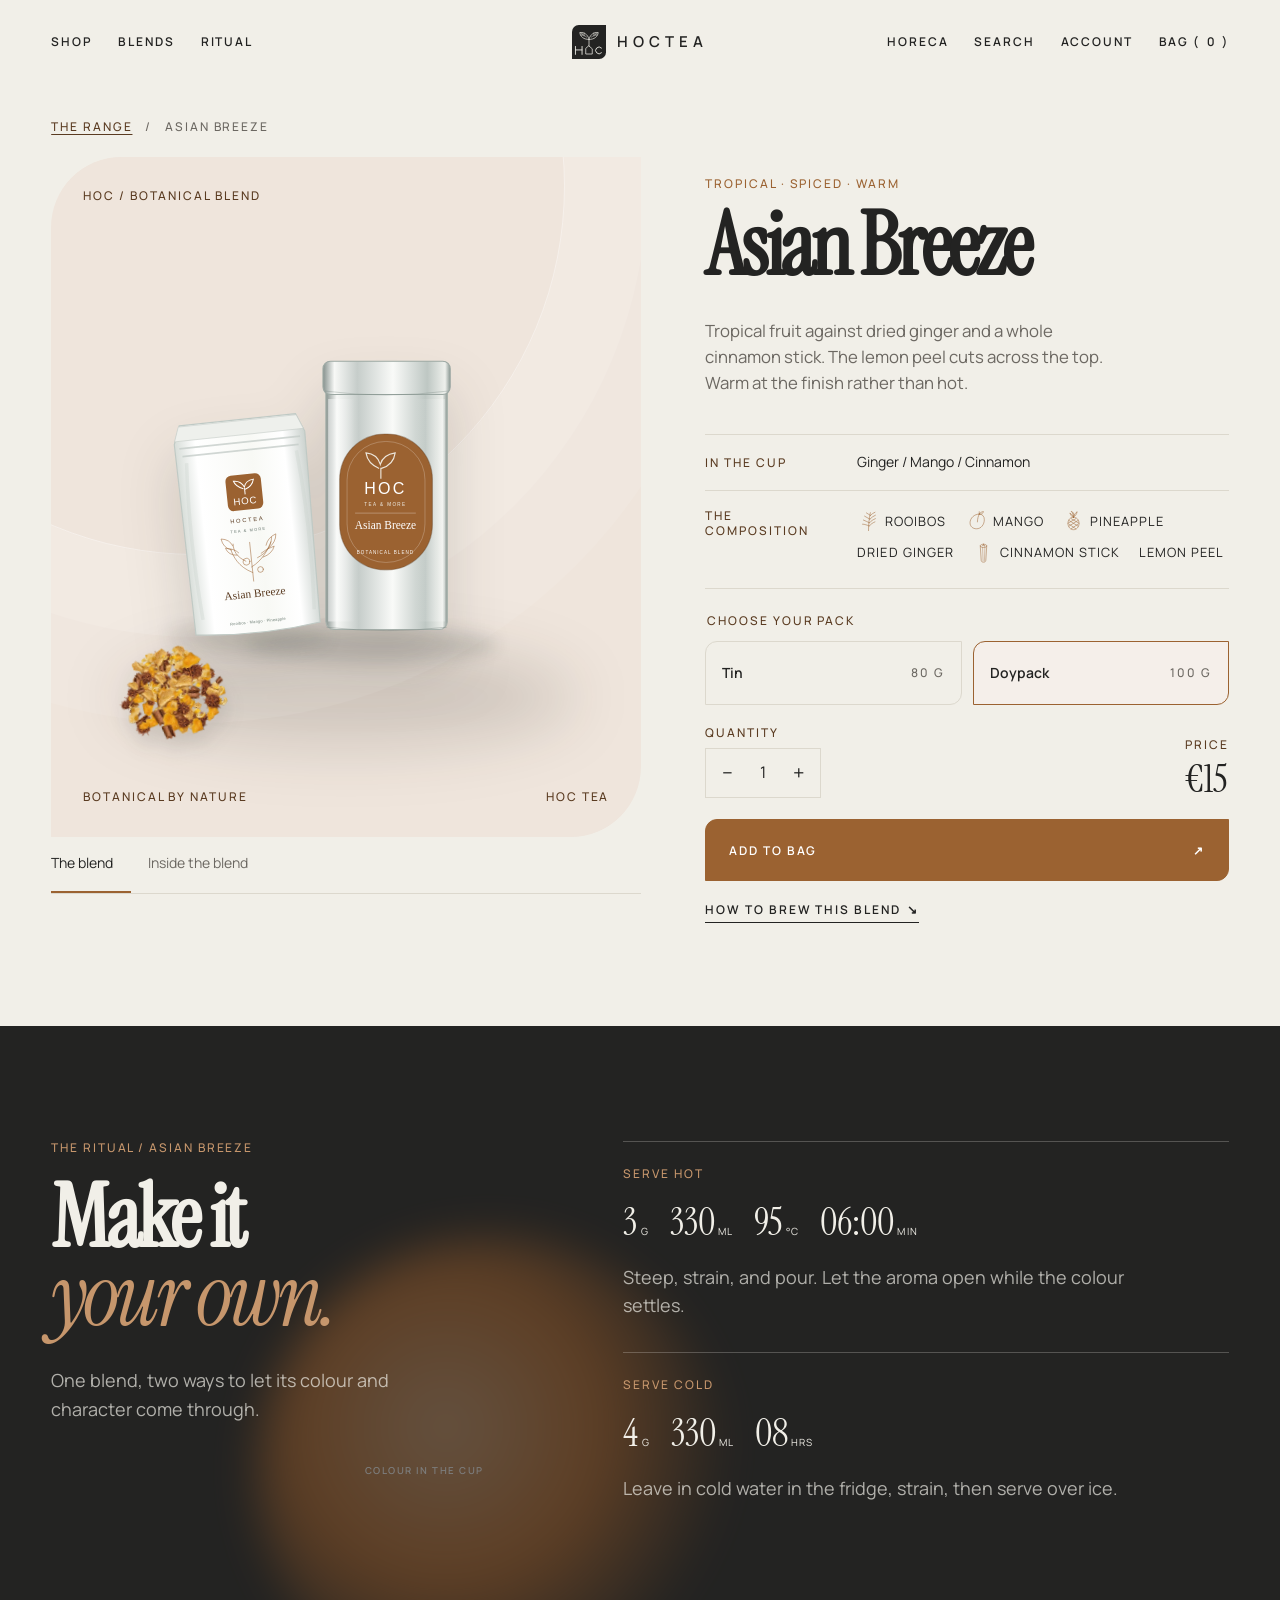
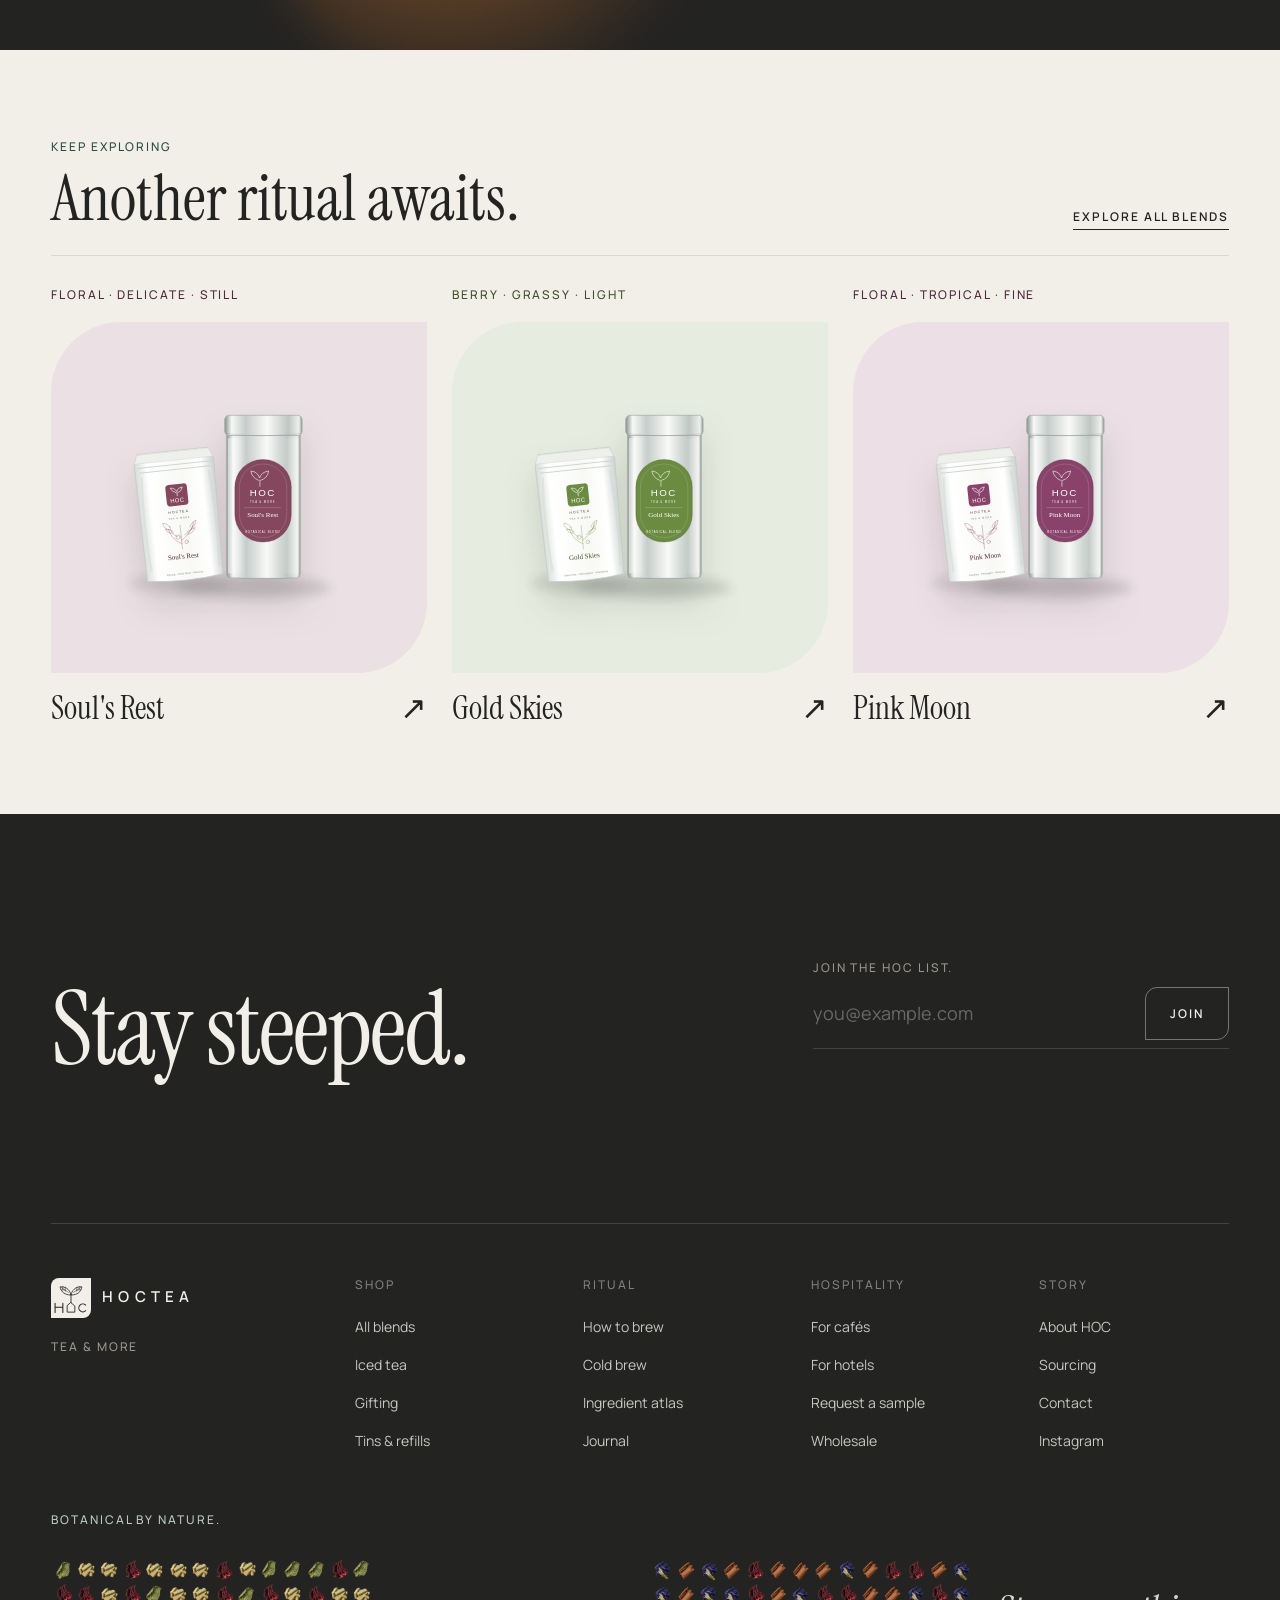
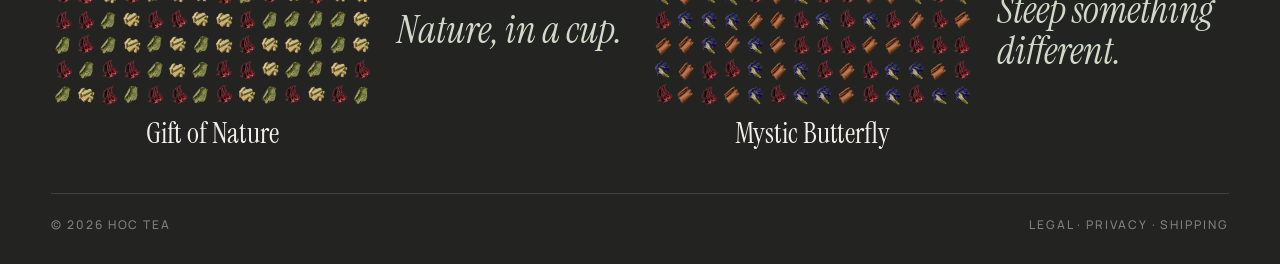
<file: products/asian-breeze/index.html>
<!doctype html>
<html lang="en">
<head>
<meta charset="utf-8">
<meta name="viewport" content="width=device-width, initial-scale=1, viewport-fit=cover">
<title>Asian Breeze — HOC Tea</title>
<meta name="description" content="Tropical · Spiced · Warm. Rooibos, Mango, Pineapple, Dried Ginger, Cinnamon Stick, Lemon Peel. Discover Asian Breeze, how it tastes and how to brew it.">
<meta name="theme-color" content="#232322">
<link rel="preconnect" href="https://fonts.googleapis.com">
<link rel="preconnect" href="https://fonts.gstatic.com" crossorigin>
<link href="https://fonts.googleapis.com/css2?family=Instrument+Serif:ital@0;1&family=Manrope:wght@400;500;600&display=swap" rel="stylesheet">
<link rel="stylesheet" href="../../assets/css/hoc-core.css?v=9dc81688f6">
<link rel="stylesheet" href="../../assets/css/hoc-sections.css?v=5f044bbfbe">
<script>window.HOC = { assetBase: '../../' };</script>
<script>document.documentElement.classList.add('hoc-js');</script>
</head>
<body class="template-product">

  <a class="hoc-skip" href="../../#main">Skip to content</a>

  <header class="hoc-header" data-theme-mode="light" data-hoc="header">
    <div class="hoc-header__inner">
      <nav class="hoc-header__nav hoc-header__nav--start" aria-label="Primary">
        <a class="hoc-navlink" href="../../#range">Shop</a>
        <a class="hoc-navlink" href="../../#blends">Blends</a>
        <a class="hoc-navlink" href="../../#ritual">Ritual</a>
      </nav>

      <a class="hoc-header__brand hoc-lockup" href="../../#hero" aria-label="HOC Tea — home">
        <svg class="hoc-mark" viewBox="0 0 120 120" aria-hidden="true"><use href="#hoc-mark"></use></svg>
        <span class="hoc-lockup__word">Hoctea</span>
      </a>

      <nav class="hoc-header__nav hoc-header__nav--end" aria-label="Secondary">
        <a class="hoc-navlink" href="../../#hospitality">Horeca</a>
        <a class="hoc-navlink" href="../../#range">Search</a>
        <a class="hoc-navlink" href="../../#newsletter">Account</a>
        <button class="hoc-navlink hoc-bag" data-hoc="bag-open" aria-haspopup="dialog">
          Bag (<span class="hoc-bag__count" data-hoc="bag-count">0</span>)
        </button>
        <button class="hoc-burger" data-hoc="menu-toggle" aria-expanded="false"
                aria-controls="hoc-menu" aria-label="Menu"><span></span></button>
      </nav>
    </div>
  </header>

  <div class="hoc-menu" id="hoc-menu" data-hoc="menu" hidden>
    <nav class="hoc-menu__list" aria-label="Mobile">
      <a class="hoc-menu__link" href="../../#range">Shop</a>
      <a class="hoc-menu__link" href="../../#blends">Blends</a>
      <a class="hoc-menu__link" href="../../#ritual">Ritual</a>
      <a class="hoc-menu__link" href="../../#hospitality">Horeca</a>
    </nav>
    <div class="hoc-menu__foot hoc-micro">
      <a href="../../#newsletter">Account</a>
      <a href="../../#newsletter">Instagram</a>
      <a href="../../#newsletter">EN / TR</a>
    </div>
  </div>
<main id="main">
  <section class="hoc-section hoc-pdp" data-header-theme="dark" data-hoc="product-detail" style="--accent:#9B6231;--accent-2:#C6966C;--accent-wash:#EFE5DC;--accent-ink:#5A3B21;--liquid:#B4682A">
    <div class="hoc-wrap">
      <nav class="hoc-pdp__crumb hoc-micro" aria-label="Breadcrumb"><a href="../../#range">The range</a><span aria-hidden="true">/</span><span aria-current="page">Asian Breeze</span></nav>
      <div class="hoc-pdp__grid">
        <div class="hoc-pdp__gallery">
          <div class="hoc-pdp__stage hoc-shape--lg" data-pdp-stage>
            <div class="hoc-pdp__stage-label hoc-micro">HOC / BOTANICAL BLEND</div>
            <div class="hoc-pdp__scene" data-pdp-scene="pack">
              <img class="hoc-pdp__pack-image" src="../../assets/img/pack-duo-asian-breeze.svg?v=5d4d95d2a2" width="700" height="640" alt="Asian Breeze tin and doypack" fetchpriority="high" decoding="async">
              <span class="hoc-pdp__raw-peek" aria-hidden="true"><img
        src="../../assets/img/pile-asian-breeze.webp?v=751eab5773"
        srcset="../../assets/img/pile-asian-breeze-420.webp?v=124948781e 420w, ../../assets/img/pile-asian-breeze-640.webp?v=1bc66cf35b 640w, ../../assets/img/pile-asian-breeze-900.webp?v=751eab5773 900w"
        sizes="12vw"
        width="640" height="640"
        alt=""
        loading="lazy" decoding="async"></span>
            </div>
            <div class="hoc-pdp__scene hoc-pdp__scene--raw" data-pdp-scene="raw" hidden><img
        src="../../assets/img/pile-asian-breeze.webp?v=751eab5773"
        srcset="../../assets/img/pile-asian-breeze-420.webp?v=124948781e 420w, ../../assets/img/pile-asian-breeze-640.webp?v=1bc66cf35b 640w, ../../assets/img/pile-asian-breeze-900.webp?v=751eab5773 900w"
        sizes="(max-width: 767px) 84vw, 42vw"
        width="640" height="640"
        alt="Loose Asian Breeze blend: Rooibos, Mango, Pineapple, Dried Ginger, Cinnamon Stick, Lemon Peel"
        loading="lazy" decoding="async"></div>
            <div class="hoc-pdp__stage-foot hoc-micro"><span>BOTANICAL BY NATURE</span><span>HOC TEA</span></div>
          </div>
          <div class="hoc-pdp__gallery-nav" role="group" aria-label="Product views">
            <button type="button" class="hoc-pdp__view is-active" data-pdp-view="pack" aria-pressed="true">The blend</button>
            <button type="button" class="hoc-pdp__view" data-pdp-view="raw" aria-pressed="false">Inside the blend</button>
          </div>
        </div>
        <div class="hoc-pdp__info">
          <p class="hoc-micro hoc-micro--accent">Tropical · Spiced · Warm</p>
          <h1 class="hoc-pdp__title">Asian Breeze</h1>
          <p class="hoc-pdp__lede">Tropical fruit against dried ginger and a whole cinnamon stick. The lemon peel cuts across the top. Warm at the finish rather than hot.</p>
          <div class="hoc-pdp__taste"><span class="hoc-micro">IN THE CUP</span><p>Ginger  /  Mango  /  Cinnamon</p></div>
          <div class="hoc-pdp__ingredients"><p class="hoc-micro">THE COMPOSITION</p><ul><li><svg class="hoc-bot" viewBox="0 0 100 100" aria-hidden="true"><use href="#b-rooibos"></use></svg><span>Rooibos</span></li><li><svg class="hoc-bot" viewBox="0 0 100 100" aria-hidden="true"><use href="#b-mango"></use></svg><span>Mango</span></li><li><svg class="hoc-bot" viewBox="0 0 100 100" aria-hidden="true"><use href="#b-pineapple"></use></svg><span>Pineapple</span></li><li><span>Dried Ginger</span></li><li><svg class="hoc-bot" viewBox="0 0 100 100" aria-hidden="true"><use href="#b-cinnamon"></use></svg><span>Cinnamon Stick</span></li><li><span>Lemon Peel</span></li></ul></div>
          <form class="hoc-pdp__form" data-pdp-form action="../../#range">
            <fieldset class="hoc-pdp__packaging"><legend class="hoc-micro">CHOOSE YOUR PACK</legend>
              <label class="hoc-pdp__option"><input type="radio" name="pack-asian-breeze" value="tin" data-pdp-variant data-price="€19" ><span class="hoc-pdp__option-label">Tin</span><span class="hoc-micro">80 g</span></label><label class="hoc-pdp__option"><input type="radio" name="pack-asian-breeze" value="doypack" data-pdp-variant data-price="€15" checked><span class="hoc-pdp__option-label">Doypack</span><span class="hoc-micro">100 g</span></label>
            </fieldset>
            <div class="hoc-pdp__purchase"><div class="hoc-pdp__qty"><label class="hoc-micro" for="qty-asian-breeze">QUANTITY</label><div class="hoc-pdp__qty-control"><button type="button" data-pdp-qty="-1" aria-label="Decrease quantity">−</button><input id="qty-asian-breeze" name="quantity" type="number" min="1" max="99" step="1" value="1" inputmode="numeric"><button type="button" data-pdp-qty="1" aria-label="Increase quantity">+</button></div></div><div class="hoc-pdp__price"><span class="hoc-micro">PRICE</span><strong data-pdp-price>€15</strong></div></div>
            <button class="hoc-btn hoc-btn--solid hoc-pdp__add" type="button" data-hoc="add" data-blend="asian-breeze">Add to bag <span aria-hidden="true">↗</span></button>
          </form>
          <a class="hoc-pdp__ritual-link hoc-link" href="#product-ritual">How to brew this blend <span aria-hidden="true">↘</span></a>
        </div>
      </div>
    </div>
  </section>
  <section class="hoc-section hoc-pdp-ritual" id="product-ritual" data-header-theme="light" style="--accent:#9B6231;--accent-2:#C6966C;--accent-wash:#EFE5DC;--accent-ink:#5A3B21;--liquid:#B4682A">
    <div class="hoc-wrap hoc-pdp-ritual__inner">
      <div class="hoc-pdp-ritual__intro"><p class="hoc-micro">THE RITUAL / ASIAN BREEZE</p><h2>Make it<br><em>your own.</em></h2><p>One blend, two ways to let its colour and character come through.</p></div>
      <div class="hoc-pdp-ritual__recipes">
        <div class="hoc-pdp-ritual__recipe"><p class="hoc-micro">SERVE HOT</p><div><span>3<small>G</small></span><span>330<small>ML</small></span><span>95<small>°C</small></span><span>06:00<small>MIN</small></span></div><p>Steep, strain, and pour. Let the aroma open while the colour settles.</p></div>
        <div class="hoc-pdp-ritual__recipe"><p class="hoc-micro">SERVE COLD</p><div><span>4<small>G</small></span><span>330<small>ML</small></span><span>08<small>HRS</small></span></div><p>Leave in cold water in the fridge, strain, then serve over ice.</p></div>
      </div>
      <div class="hoc-pdp-ritual__colour" aria-hidden="true"><span></span><p>COLOUR IN THE CUP</p></div>
    </div>
  </section>
  <section class="hoc-section hoc-pdp-related" data-header-theme="dark"><div class="hoc-wrap"><div class="hoc-pdp-related__head"><div><p class="hoc-micro">KEEP EXPLORING</p><h2>Another ritual awaits.</h2></div><a class="hoc-link" href="../../#range">Explore all blends</a></div><div class="hoc-pdp-related__grid"><a class="hoc-pdp-related__item" href="../../products/souls-rest/" style="--accent:#85475E;--accent-2:#B37F92;--accent-wash:#EBE0E4;--accent-ink:#4E2D39;--liquid:#9E4A5E"><span class="hoc-micro">Floral · Delicate · Still</span><span class="hoc-pdp-related__media"><img class="" src="../../assets/img/pack-duo-souls-rest.svg?v=c3922076d9" width="700" height="640" alt="Soul's Rest tin and doypack" loading="lazy" decoding="async"></span><span class="hoc-pdp-related__name">Soul's Rest <span aria-hidden="true">↗</span></span></a><a class="hoc-pdp-related__item" href="../../products/gold-skies/" style="--accent:#6B8B41;--accent-2:#9DB87A;--accent-wash:#E6ECDF;--accent-ink:#405129;--liquid:#6E8A3F"><span class="hoc-micro">Berry · Grassy · Light</span><span class="hoc-pdp-related__media"><img class="" src="../../assets/img/pack-duo-gold-skies.svg?v=8f92f4b204" width="700" height="640" alt="Gold Skies tin and doypack" loading="lazy" decoding="async"></span><span class="hoc-pdp-related__name">Gold Skies <span aria-hidden="true">↗</span></span></a><a class="hoc-pdp-related__item" href="../../products/pink-moon/" style="--accent:#89436B;--accent-2:#B67C9D;--accent-wash:#ECDFE6;--accent-ink:#502A40;--liquid:#B04E77"><span class="hoc-micro">Floral · Tropical · Fine</span><span class="hoc-pdp-related__media"><img class="" src="../../assets/img/pack-duo-pink-moon.svg?v=fbc04a851f" width="700" height="640" alt="Pink Moon tin and doypack" loading="lazy" decoding="async"></span><span class="hoc-pdp-related__name">Pink Moon <span aria-hidden="true">↗</span></span></a></div></div></section>
</main>

    <section class="hoc-section hoc-news" id="newsletter" data-theme="ink"
             data-header-theme="light">
      <div class="hoc-wrap hoc-pad">
        <div class="hoc-news__inner">
          <h2 class="hoc-display-xl" data-split="lines">Stay steeped.</h2>
          <form class="hoc-news__form" data-hoc="newsletter" novalidate>
            <label class="hoc-micro" for="hoc-email">Join the HOC list.</label>
            <div class="hoc-news__field">
              <input id="hoc-email" name="email" type="email" autocomplete="email"
                     placeholder="you@example.com" required>
              <button class="hoc-btn" type="submit">Join</button>
            </div>
            <p class="hoc-news__msg hoc-micro" data-hoc="newsletter-msg" role="status"></p>
          </form>
        </div>
      </div>
    </section>

    <footer class="hoc-section hoc-footer" id="footer" data-theme="ink" data-header-theme="light">
      <div class="hoc-wrap">
        <div class="hoc-footer__grid">
          <div class="hoc-footer__brand">
            <a class="hoc-lockup" href="../../#hero" aria-label="HOC Tea — home">
              <svg class="hoc-mark" viewBox="0 0 120 120" aria-hidden="true"><use href="#hoc-mark"></use></svg>
              <span class="hoc-lockup__word">Hoctea</span>
            </a>
            <p class="hoc-micro hoc-footer__tag">Tea &amp; More</p>
          </div>

          <nav class="hoc-footer__col" aria-label="Shop">
            <p class="hoc-micro hoc-footer__h">Shop</p>
            <ul><li><a href="../../#range">All blends</a></li><li><a href="../../#range">Iced tea</a></li><li><a href="../../#range">Gifting</a></li><li><a href="../../#range">Tins &amp; refills</a></li></ul>
          </nav>
          <nav class="hoc-footer__col" aria-label="Ritual">
            <p class="hoc-micro hoc-footer__h">Ritual</p>
            <ul><li><a href="../../#range">How to brew</a></li><li><a href="../../#range">Cold brew</a></li><li><a href="../../#range">Ingredient atlas</a></li><li><a href="../../#range">Journal</a></li></ul>
          </nav>
          <nav class="hoc-footer__col" aria-label="Hospitality">
            <p class="hoc-micro hoc-footer__h">Hospitality</p>
            <ul><li><a href="../../#range">For cafés</a></li><li><a href="../../#range">For hotels</a></li><li><a href="../../#range">Request a sample</a></li><li><a href="../../#range">Wholesale</a></li></ul>
          </nav>
          <nav class="hoc-footer__col" aria-label="Story">
            <p class="hoc-micro hoc-footer__h">Story</p>
            <ul><li><a href="../../#range">About HOC</a></li><li><a href="../../#range">Sourcing</a></li><li><a href="../../#range">Contact</a></li><li><a href="../../#range">Instagram</a></li></ul>
          </nav>
        </div>

        <div class="hoc-current" data-hoc="footer-current" data-atlas="../../assets/img/botanical-atlas-petals.webp?v=d1b16089cf" aria-label="The HOC botanical collection">
          <div class="hoc-current__head hoc-micro">
            <p>Botanical by nature.</p>
            <button class="hoc-current__pause" type="button" data-current-pause aria-pressed="false" hidden>Pause flow</button>
          </div>
          <div class="hoc-current__viewport">
            <ul class="hoc-current__track">
              <li class="hoc-current__item" data-ingredients="Hibiscus|Mint Leaf|Lemongrass" data-seed="gift-of-nature">
                <a class="hoc-current__blend" href="../../products/gift-of-nature/">
                  <span class="hoc-current__media"><img
        src="../../assets/img/pile-gift-of-nature.webp?v=ecd68be307"
        srcset="../../assets/img/pile-gift-of-nature-420.webp?v=6c2828f4b4 420w, ../../assets/img/pile-gift-of-nature-640.webp?v=566a571770 640w, ../../assets/img/pile-gift-of-nature-900.webp?v=ecd68be307 900w"
        sizes="(max-width: 699px) 180px, 230px"
        width="640" height="640"
        alt=""
        loading="lazy" decoding="async"></span>
                  <span class="hoc-current__name">Gift of Nature</span>
                </a>
                <p class="hoc-current__saying">Nature, in a cup.</p>
              </li><li class="hoc-current__item" data-ingredients="Butterfly Pea Flower|Hibiscus|Cinnamon Stick" data-seed="mystic-butterfly">
                <a class="hoc-current__blend" href="../../products/mystic-butterfly/">
                  <span class="hoc-current__media"><img
        src="../../assets/img/pile-mystic-butterfly.webp?v=42630e2230"
        srcset="../../assets/img/pile-mystic-butterfly-420.webp?v=8edc1d8317 420w, ../../assets/img/pile-mystic-butterfly-640.webp?v=42e47a9c87 640w, ../../assets/img/pile-mystic-butterfly-900.webp?v=42630e2230 900w"
        sizes="(max-width: 699px) 180px, 230px"
        width="640" height="640"
        alt=""
        loading="lazy" decoding="async"></span>
                  <span class="hoc-current__name">Mystic Butterfly</span>
                </a>
                <p class="hoc-current__saying">Steep something different.</p>
              </li><li class="hoc-current__item" data-ingredients="Mango|Pineapple|Lemongrass|Butterfly Pea Flower" data-seed="mesmerize">
                <a class="hoc-current__blend" href="../../products/mesmerize/">
                  <span class="hoc-current__media"><img
        src="../../assets/img/pile-mesmerize.webp?v=3c16522329"
        srcset="../../assets/img/pile-mesmerize-420.webp?v=a94291ca96 420w, ../../assets/img/pile-mesmerize-640.webp?v=c556801266 640w, ../../assets/img/pile-mesmerize-900.webp?v=3c16522329 900w"
        sizes="(max-width: 699px) 180px, 230px"
        width="640" height="640"
        alt=""
        loading="lazy" decoding="async"></span>
                  <span class="hoc-current__name">Mesmerize</span>
                </a>
                <p class="hoc-current__saying">A ritual of your own.</p>
              </li><li class="hoc-current__item" data-ingredients="Rooibos|Strawberry|Apple|Bourbon Vanilla" data-seed="sunset-valley">
                <a class="hoc-current__blend" href="../../products/sunset-valley/">
                  <span class="hoc-current__media"><img
        src="../../assets/img/pile-sunset-valley.webp?v=7d27b155a1"
        srcset="../../assets/img/pile-sunset-valley-420.webp?v=864ba5d17c 420w, ../../assets/img/pile-sunset-valley-640.webp?v=b6e6c095d3 640w, ../../assets/img/pile-sunset-valley-900.webp?v=7d27b155a1 900w"
        sizes="(max-width: 699px) 180px, 230px"
        width="640" height="640"
        alt=""
        loading="lazy" decoding="async"></span>
                  <span class="hoc-current__name">Sunset Valley</span>
                </a>
                <p class="hoc-current__saying">Hot. Cold. HOC.</p>
              </li><li class="hoc-current__item" data-ingredients="Rooibos|Mango|Pineapple|Dried Ginger|Cinnamon Stick|Lemon Peel" data-seed="asian-breeze">
                <a class="hoc-current__blend" href="../../products/asian-breeze/">
                  <span class="hoc-current__media"><img
        src="../../assets/img/pile-asian-breeze.webp?v=751eab5773"
        srcset="../../assets/img/pile-asian-breeze-420.webp?v=124948781e 420w, ../../assets/img/pile-asian-breeze-640.webp?v=1bc66cf35b 640w, ../../assets/img/pile-asian-breeze-900.webp?v=751eab5773 900w"
        sizes="(max-width: 699px) 180px, 230px"
        width="640" height="640"
        alt=""
        loading="lazy" decoding="async"></span>
                  <span class="hoc-current__name">Asian Breeze</span>
                </a>
                <p class="hoc-current__saying">Colour your everyday.</p>
              </li><li class="hoc-current__item" data-ingredients="Oolong|Dried Rose|Hibiscus|Chamomile" data-seed="souls-rest">
                <a class="hoc-current__blend" href="../../products/souls-rest/">
                  <span class="hoc-current__media"><img
        src="../../assets/img/pile-souls-rest.webp?v=c03384b3da"
        srcset="../../assets/img/pile-souls-rest-420.webp?v=86b7b7a791 420w, ../../assets/img/pile-souls-rest-640.webp?v=3a8ae868c1 640w, ../../assets/img/pile-souls-rest-900.webp?v=c03384b3da 900w"
        sizes="(max-width: 699px) 180px, 230px"
        width="640" height="640"
        alt=""
        loading="lazy" decoding="async"></span>
                  <span class="hoc-current__name">Soul's Rest</span>
                </a>
                <p class="hoc-current__saying">Let nature flow.</p>
              </li><li class="hoc-current__item" data-ingredients="Green Tea|Lemongrass|Strawberry|Blackberry|Butterfly Pea Flower" data-seed="gold-skies">
                <a class="hoc-current__blend" href="../../products/gold-skies/">
                  <span class="hoc-current__media"><img
        src="../../assets/img/pile-gold-skies.webp?v=19c950d00d"
        srcset="../../assets/img/pile-gold-skies-420.webp?v=37b6445498 420w, ../../assets/img/pile-gold-skies-640.webp?v=113e82a796 640w, ../../assets/img/pile-gold-skies-900.webp?v=19c950d00d 900w"
        sizes="(max-width: 699px) 180px, 230px"
        width="640" height="640"
        alt=""
        loading="lazy" decoding="async"></span>
                  <span class="hoc-current__name">Gold Skies</span>
                </a>
                <p class="hoc-current__saying">Nature, in a cup.</p>
              </li><li class="hoc-current__item" data-ingredients="Jasmine|Pineapple|Hibiscus|White Tea|Cinnamon Stick" data-seed="pink-moon">
                <a class="hoc-current__blend" href="../../products/pink-moon/">
                  <span class="hoc-current__media"><img
        src="../../assets/img/pile-pink-moon.webp?v=0eb61fd2c5"
        srcset="../../assets/img/pile-pink-moon-420.webp?v=22166d043d 420w, ../../assets/img/pile-pink-moon-640.webp?v=a0f375b76f 640w, ../../assets/img/pile-pink-moon-900.webp?v=0eb61fd2c5 900w"
        sizes="(max-width: 699px) 180px, 230px"
        width="640" height="640"
        alt=""
        loading="lazy" decoding="async"></span>
                  <span class="hoc-current__name">Pink Moon</span>
                </a>
                <p class="hoc-current__saying">Steep something different.</p>
              </li><li class="hoc-current__item" data-ingredients="Jasmine|Chamomile|Lavender|Lemon Balm" data-seed="innerbloom">
                <a class="hoc-current__blend" href="../../products/innerbloom/">
                  <span class="hoc-current__media"><img
        src="../../assets/img/pile-innerbloom.webp?v=5feecddc57"
        srcset="../../assets/img/pile-innerbloom-420.webp?v=0d6bb9040d 420w, ../../assets/img/pile-innerbloom-640.webp?v=e09cdf4c2a 640w, ../../assets/img/pile-innerbloom-900.webp?v=5feecddc57 900w"
        sizes="(max-width: 699px) 180px, 230px"
        width="640" height="640"
        alt=""
        loading="lazy" decoding="async"></span>
                  <span class="hoc-current__name">Innerbloom</span>
                </a>
                <p class="hoc-current__saying">A ritual of your own.</p>
              </li><li class="hoc-current__item" data-ingredients="Strawberry|White Tea|Lemon Peel|Apple|Mango|Cinnamon Stick" data-seed="white-tea-melody">
                <a class="hoc-current__blend" href="../../products/white-tea-melody/">
                  <span class="hoc-current__media"><img
        src="../../assets/img/pile-white-tea-melody.webp?v=aacaaa13e7"
        srcset="../../assets/img/pile-white-tea-melody-420.webp?v=04be5cf67c 420w, ../../assets/img/pile-white-tea-melody-640.webp?v=0e9a3ecb80 640w, ../../assets/img/pile-white-tea-melody-900.webp?v=aacaaa13e7 900w"
        sizes="(max-width: 699px) 180px, 230px"
        width="640" height="640"
        alt=""
        loading="lazy" decoding="async"></span>
                  <span class="hoc-current__name">White Tea Melody</span>
                </a>
                <p class="hoc-current__saying">Hot. Cold. HOC.</p>
              </li><li class="hoc-current__item" data-ingredients="Passionflower|Apple|Lemongrass|Hibiscus|Blackberry" data-seed="reflection">
                <a class="hoc-current__blend" href="../../products/reflection/">
                  <span class="hoc-current__media"><img
        src="../../assets/img/pile-reflection.webp?v=409dec8773"
        srcset="../../assets/img/pile-reflection-420.webp?v=89dd859883 420w, ../../assets/img/pile-reflection-640.webp?v=ad648beffc 640w, ../../assets/img/pile-reflection-900.webp?v=409dec8773 900w"
        sizes="(max-width: 699px) 180px, 230px"
        width="640" height="640"
        alt=""
        loading="lazy" decoding="async"></span>
                  <span class="hoc-current__name">Reflection</span>
                </a>
                <p class="hoc-current__saying">Colour your everyday.</p>
              </li><li class="hoc-current__item" data-ingredients="Rooibos|Mate|Fresh Ginger|Strawberry|Orange Peel" data-seed="winter-tale">
                <a class="hoc-current__blend" href="../../products/winter-tale/">
                  <span class="hoc-current__media"><img
        src="../../assets/img/pile-winter-tale.webp?v=f223005500"
        srcset="../../assets/img/pile-winter-tale-420.webp?v=eccb94b7c0 420w, ../../assets/img/pile-winter-tale-640.webp?v=bbcdfa4990 640w, ../../assets/img/pile-winter-tale-900.webp?v=f223005500 900w"
        sizes="(max-width: 699px) 180px, 230px"
        width="640" height="640"
        alt=""
        loading="lazy" decoding="async"></span>
                  <span class="hoc-current__name">Winter Tale</span>
                </a>
                <p class="hoc-current__saying">Let nature flow.</p>
              </li><li class="hoc-current__item" data-ingredients="Apple|Mango|Rosehip|Fennel|Passionflower" data-seed="wintertide">
                <a class="hoc-current__blend" href="../../products/wintertide/">
                  <span class="hoc-current__media"><img
        src="../../assets/img/pile-wintertide.webp?v=b255bb89fb"
        srcset="../../assets/img/pile-wintertide-420.webp?v=50593f5f81 420w, ../../assets/img/pile-wintertide-640.webp?v=904b4d17e4 640w, ../../assets/img/pile-wintertide-900.webp?v=b255bb89fb 900w"
        sizes="(max-width: 699px) 180px, 230px"
        width="640" height="640"
        alt=""
        loading="lazy" decoding="async"></span>
                  <span class="hoc-current__name">Wintertide</span>
                </a>
                <p class="hoc-current__saying">Nature, in a cup.</p>
              </li><li class="hoc-current__item" data-ingredients="Apple|Cinnamon Stick|Hibiscus|Orange Peel" data-seed="bloomera">
                <a class="hoc-current__blend" href="../../products/bloomera/">
                  <span class="hoc-current__media"><img
        src="../../assets/img/pile-bloomera.webp?v=9e0e81fef8"
        srcset="../../assets/img/pile-bloomera-420.webp?v=d39bb382ac 420w, ../../assets/img/pile-bloomera-640.webp?v=17962d92d0 640w, ../../assets/img/pile-bloomera-900.webp?v=9e0e81fef8 900w"
        sizes="(max-width: 699px) 180px, 230px"
        width="640" height="640"
        alt=""
        loading="lazy" decoding="async"></span>
                  <span class="hoc-current__name">Bloomera</span>
                </a>
                <p class="hoc-current__saying">Steep something different.</p>
              </li>
            </ul>
          </div>
        </div>

        <div class="hoc-footer__legal hoc-micro">
          <p>&copy; 2026 HOC Tea</p>
          <p><a href="../../#newsletter">Legal</a> · <a href="../../#newsletter">Privacy</a> · <a href="../../#newsletter">Shipping</a></p>
        </div>
      </div>
    </footer>

  <div class="hoc-drawer" data-hoc="drawer" role="dialog" aria-modal="true"
       aria-label="Bag" hidden>
    <div class="hoc-drawer__scrim" data-hoc="drawer-close"></div>
    <div class="hoc-drawer__panel">
      <header class="hoc-drawer__head">
        <p class="hoc-micro">Your bag (<span data-hoc="bag-count">0</span>)</p>
        <button class="hoc-link" data-hoc="drawer-close">Close</button>
      </header>
      <div class="hoc-drawer__body" data-hoc="drawer-items">
        <p class="hoc-drawer__empty hoc-body">Nothing steeping yet.</p>
      </div>
      <footer class="hoc-drawer__foot">
        <div class="hoc-drawer__total hoc-micro">
          <span>Subtotal</span><span data-hoc="bag-total">€0</span>
        </div>
        <button class="hoc-btn hoc-btn--solid" data-hoc="checkout">Checkout</button>
      </footer>
    </div>
  </div>
<svg width="0" height="0" style="position:absolute" aria-hidden="true"><symbol id="hoc-mark" viewBox="0 0 120 120">
  <!-- HOC mark, traced from Logo/black-png.png.

       Plate: 120x120. Top-left and bottom-right rounded at 24 (20% of the
       side); top-right and bottom-left square. That asymmetry is the brand
       shape primitive reused across media frames, the cart drawer and CTAs (§4).

       Letter geometry is measured, not eyeballed: H stems sit at x 12.2 / 35.5,
       the tag runs x 48.5-71.5, the C is r12 about (95.5, 89.7), and every one
       of them spans y 75.7-103.7. -->
  <path class="hoc-mark__plate"
        d="M24 0 H120 V96 A24 24 0 0 1 96 120 H0 V24 A24 24 0 0 1 24 0 Z"
        fill="currentColor"/>
  <g class="hoc-mark__art" fill="none" stroke="var(--hoc-mark-ink, #F1EFE8)"
     stroke-linecap="round" stroke-linejoin="round">
    <!-- sprout: two leaves meeting at the stem head -->
    <g stroke-width="2.4">
      <path d="M59 51 C41 51 29 41 27.5 26.5 C42 25 55 33 59 47 Z"/>
      <path d="M61 51 C79 51 91 41 92.5 26.5 C78 25 65 33 61 47 Z"/>
    </g>
    <g stroke-width="1.5">
      <path d="M31 29 L52 43"/>
      <path d="M35.5 26 L35.5 35"/>
      <path d="M43 27.5 L43 39.5"/>
      <path d="M31.5 36 L41 36"/>
      <path d="M89 29 L68 43"/>
      <path d="M84.5 26 L84.5 35"/>
      <path d="M77 27.5 L77 39.5"/>
      <path d="M88.5 36 L79 36"/>
    </g>
    <!-- stem into the tag -->
    <path d="M60 51 V74" stroke-width="2.6"/>
    <!-- tag: the O of HOC -->
    <path d="M60 74.2 L71.5 84 V102.4 H48.5 V84 Z" stroke-width="2.6"/>
    <!-- H -->
    <path d="M12.2 75.7 V103.7 M12.2 88 H35.5 M35.5 75.7 V103.7" stroke-width="3.1"/>
    <!-- C -->
    <path d="M104 81.2 A12 12 0 1 0 104 98.2" stroke-width="3.1"/>
  </g>
</symbol></svg><svg xmlns="http://www.w3.org/2000/svg" style="display:none" aria-hidden="true">
<!-- ==========================================================================
     HOC TEA — botanical sprite.

     Single-stroke line art in the packaging illustration language. Every shape
     is an open or closed <path> with no fill, so GSAP DrawSVG can draw it on
     (§16, §22). viewBox is 100x100 for all symbols; stroke-width is set by the
     consumer via CSS so the same drawing works at 40px and at 400px.

     Production note §50: these are authored, not traced. When the packaging
     vectors arrive as AI/PDF, swap the <path> data — the ids and viewBox are
     the contract and nothing else has to change.
     ========================================================================== -->

<defs>
  <g id="b-petal-hibiscus">
    <path d="M50 50 C41 43 37 31 41 22 C44 15 56 15 59 22 C63 31 59 43 50 50 Z"/>
  </g>
</defs>

<symbol id="b-hibiscus" viewBox="0 0 100 100">
  <g fill="none" stroke="currentColor" stroke-linecap="round" stroke-linejoin="round">
    <use href="#b-petal-hibiscus" transform="rotate(0 50 50)"/>
    <use href="#b-petal-hibiscus" transform="rotate(72 50 50)"/>
    <use href="#b-petal-hibiscus" transform="rotate(144 50 50)"/>
    <use href="#b-petal-hibiscus" transform="rotate(216 50 50)"/>
    <use href="#b-petal-hibiscus" transform="rotate(288 50 50)"/>
    <!-- the long protruding staminal column hibiscus is known for -->
    <path d="M50 50 C56 61 61 70 65 79"/>
    <circle cx="66" cy="82" r="2"/>
    <circle cx="60.5" cy="72.5" r="1.5"/>
    <circle cx="70" cy="77" r="1.5"/>
    <circle cx="50" cy="50" r="3.4"/>
  </g>
</symbol>

<symbol id="b-mint" viewBox="0 0 100 100">
  <g fill="none" stroke="currentColor" stroke-linecap="round" stroke-linejoin="round">
    <path d="M50 92 C50 74 50 46 50 16"/>
    <path d="M50 68 C40 68 30 62 26 51 C36 47 47 53 50 62 Z"/>
    <path d="M50 68 C60 68 70 62 74 51 C64 47 53 53 50 62 Z"/>
    <path d="M50 46 C42 46 33 41 29 32 C38 28 47 33 50 41 Z"/>
    <path d="M50 46 C58 46 67 41 71 32 C62 28 53 33 50 41 Z"/>
    <path d="M50 27 C44 27 38 23 35 17 C42 14 48 18 50 23 Z"/>
    <path d="M50 27 C56 27 62 23 65 17 C58 14 52 18 50 23 Z"/>
    <path d="M33 53 l14 8 M36 34 l12 7 M67 53 l-14 8 M64 34 l-12 7"/>
  </g>
</symbol>

<symbol id="b-lemongrass" viewBox="0 0 100 100">
  <g fill="none" stroke="currentColor" stroke-linecap="round" stroke-linejoin="round">
    <path d="M46 94 C40 70 30 46 12 26 C34 36 46 60 50 88"/>
    <path d="M50 94 C50 66 52 38 58 10 C62 40 58 70 54 94"/>
    <path d="M54 94 C62 72 74 50 92 32 C76 54 66 72 58 92"/>
    <path d="M48 94 C46 78 42 62 33 48"/>
    <path d="M44 90 h14"/>
  </g>
</symbol>

<symbol id="b-butterfly-pea" viewBox="0 0 100 100">
  <g fill="none" stroke="currentColor" stroke-linecap="round" stroke-linejoin="round">
    <!-- Clitoria ternatea: one broad fan-shaped standard petal that narrows to
         the calyx, with the keel folded out below it. -->
    <path d="M50 74 C29 70 15 55 16 38 C30 24 70 24 84 38 C85 55 71 70 50 74 Z"/>
    <path d="M50 74 C47 60 46 46 48 33 M50 74 C53 60 54 46 52 33"/>
    <path d="M26 33 C33 45 40 58 46 70 M74 33 C67 45 60 58 54 70"/>
    <path d="M36 27 C40 42 43 57 47 72 M64 27 C60 42 57 57 53 72"/>
    <!-- calyx + keel -->
    <path d="M50 74 L50 84"/>
    <path d="M43 82 C46 89 54 89 57 82"/>
    <path d="M50 88 L50 96"/>
  </g>
</symbol>

<symbol id="b-cinnamon" viewBox="0 0 100 100">
  <g fill="none" stroke="currentColor" stroke-linecap="round" stroke-linejoin="round">
    <!-- a quill, seen slightly from above so the roll is visible -->
    <path d="M36 22 L40 84 C40 89 44 92 50 92 C56 92 60 89 60 84 L64 22"/>
    <path d="M50 14 C58 14 64 17 64 21 C64 25 58 28 50 28 C42 28 36 25 36 21 C36 17 42 14 50 14 Z"/>
    <path d="M44 21 C45 18 49 17 53 18 C56 19 57 21 55 22 C53 23 51 22 51 21"/>
    <path d="M46 28 L48 86 M56 27 L54 86" stroke-opacity=".7"/>
  </g>
</symbol>

<symbol id="b-mango" viewBox="0 0 100 100">
  <g fill="none" stroke="currentColor" stroke-linecap="round" stroke-linejoin="round">
    <path d="M62 22 C40 22 22 40 22 60 C22 76 34 86 50 86 C70 86 84 68 84 46 C84 32 76 22 62 22 Z"/>
    <path d="M62 22 C58 30 54 42 54 56"/>
    <path d="M62 22 C66 16 72 12 80 11 C79 18 74 22 68 23"/>
    <path d="M62 22 L62 12"/>
  </g>
</symbol>

<symbol id="b-pineapple" viewBox="0 0 100 100">
  <g fill="none" stroke="currentColor" stroke-linecap="round" stroke-linejoin="round">
    <path d="M50 36 C34 36 26 48 26 62 C26 78 36 90 50 90 C64 90 74 78 74 62 C74 48 66 36 50 36 Z"/>
    <path d="M31 50 L69 74 M31 66 L60 86 M40 42 L74 62 M69 50 L31 74 M69 66 L40 86 M60 42 L26 62"/>
    <path d="M50 36 C50 26 46 16 40 10 C48 12 52 20 52 30"/>
    <path d="M50 36 C52 26 58 16 66 12 C64 22 58 30 52 34"/>
    <path d="M50 36 C46 28 42 22 34 18 C38 26 42 32 47 36"/>
  </g>
</symbol>

<symbol id="b-strawberry" viewBox="0 0 100 100">
  <g fill="none" stroke="currentColor" stroke-linecap="round" stroke-linejoin="round">
    <path d="M50 90 C32 78 24 62 24 48 C24 36 34 30 44 34 C47 35 49 36 50 38 C51 36 53 35 56 34 C66 30 76 36 76 48 C76 62 68 78 50 90 Z"/>
    <path d="M50 34 L50 20"/>
    <path d="M50 26 C44 22 36 21 30 24 C34 30 42 32 48 30"/>
    <path d="M50 26 C56 22 64 21 70 24 C66 30 58 32 52 30"/>
    <path d="M38 48 h.01 M50 52 h.01 M62 48 h.01 M44 62 h.01 M56 62 h.01 M50 74 h.01"
          stroke-linecap="round" stroke-width="3"/>
  </g>
</symbol>

<symbol id="b-apple" viewBox="0 0 100 100">
  <g fill="none" stroke="currentColor" stroke-linecap="round" stroke-linejoin="round">
    <path d="M50 32 C44 26 34 26 28 34 C20 44 22 62 32 76 C38 84 44 86 50 82 C56 86 62 84 68 76 C78 62 80 44 72 34 C66 26 56 26 50 32 Z"/>
    <path d="M50 32 L50 16"/>
    <path d="M50 22 C56 14 66 12 74 14 C72 24 62 28 54 26"/>
  </g>
</symbol>

<symbol id="b-lavender" viewBox="0 0 100 100">
  <g fill="none" stroke="currentColor" stroke-linecap="round" stroke-linejoin="round">
    <path d="M50 94 L50 44"/>
    <path d="M50 44 C43 42 40 36 43 31 C46 27 52 28 53 33"/>
    <path d="M50 34 C43 32 40 26 43 21 C46 17 52 18 53 23"/>
    <path d="M50 24 C44 22 42 17 44 13 C47 9 52 10 53 15"/>
    <path d="M50 44 C57 42 60 36 57 31 C54 27 48 28 47 33"/>
    <path d="M50 34 C57 32 60 26 57 21 C54 17 48 18 47 23"/>
    <path d="M50 14 C51 10 50 6 48 4"/>
    <path d="M50 66 C42 66 36 62 33 55 C40 54 47 58 50 63"/>
    <path d="M50 66 C58 66 64 62 67 55 C60 54 53 58 50 63"/>
  </g>
</symbol>

<symbol id="b-chamomile" viewBox="0 0 100 100">
  <g fill="none" stroke="currentColor" stroke-linecap="round" stroke-linejoin="round">
    <g id="b-cham-petals">
      <path d="M50 38 C46 30 46 20 50 12 C54 20 54 30 50 38 Z" transform="rotate(0 50 46)"/>
      <path d="M50 38 C46 30 46 20 50 12 C54 20 54 30 50 38 Z" transform="rotate(45 50 46)"/>
      <path d="M50 38 C46 30 46 20 50 12 C54 20 54 30 50 38 Z" transform="rotate(90 50 46)"/>
      <path d="M50 38 C46 30 46 20 50 12 C54 20 54 30 50 38 Z" transform="rotate(135 50 46)"/>
      <path d="M50 38 C46 30 46 20 50 12 C54 20 54 30 50 38 Z" transform="rotate(180 50 46)"/>
      <path d="M50 38 C46 30 46 20 50 12 C54 20 54 30 50 38 Z" transform="rotate(225 50 46)"/>
      <path d="M50 38 C46 30 46 20 50 12 C54 20 54 30 50 38 Z" transform="rotate(270 50 46)"/>
      <path d="M50 38 C46 30 46 20 50 12 C54 20 54 30 50 38 Z" transform="rotate(315 50 46)"/>
    </g>
    <circle cx="50" cy="46" r="7.5"/>
    <path d="M50 80 L50 96 M50 86 C44 84 41 80 41 75 C46 75 49 78 50 82"/>
  </g>
</symbol>

<symbol id="b-ginger" viewBox="0 0 100 100">
  <g fill="none" stroke="currentColor" stroke-linecap="round" stroke-linejoin="round">
    <!-- rhizome: one long body with knuckles and two finger shoots -->
    <path d="M16 46 C12 38 17 30 26 30 C34 30 39 36 40 43
             C46 38 56 37 62 41 C70 34 82 36 86 44
             C90 52 85 61 76 61 C70 61 65 58 63 53
             C58 60 48 62 41 58 C38 66 30 69 23 65 C16 61 14 53 16 46 Z"/>
    <path d="M40 43 C41 48 41 54 41 58"/>
    <path d="M62 41 C62 46 62 50 63 53"/>
    <path d="M26 30 C25 24 27 18 32 15"/>
    <path d="M76 61 C79 67 79 74 76 80"/>
    <path d="M50 44 C50 48 50 52 49 56" stroke-opacity=".7"/>
  </g>
</symbol>

<symbol id="b-orange-peel" viewBox="0 0 100 100">
  <g fill="none" stroke="currentColor" stroke-linecap="round" stroke-linejoin="round">
    <path d="M78 16 C58 12 34 22 26 42 C18 62 28 84 48 88 C62 91 74 82 76 70 C78 58 70 48 58 48 C48 48 42 56 44 64 C46 71 54 74 59 70"/>
    <path d="M78 16 C68 20 60 26 54 34 C46 24 40 20 32 18"/>
  </g>
</symbol>

<symbol id="b-rooibos" viewBox="0 0 100 100">
  <g fill="none" stroke="currentColor" stroke-linecap="round" stroke-linejoin="round">
    <path d="M50 94 C50 70 52 44 58 16"/>
    <path d="M53 74 C44 70 34 66 24 66 M53 74 C60 66 68 60 78 56"/>
    <path d="M54 60 C45 56 36 51 28 48 M54 60 C61 52 70 46 80 42"/>
    <path d="M56 44 C48 40 40 35 33 31 M56 44 C63 37 71 31 80 27"/>
    <path d="M58 28 C52 24 46 20 41 17 M58 28 C64 22 71 17 78 14"/>
  </g>
</symbol>

<symbol id="b-rose" viewBox="0 0 100 100">
  <g fill="none" stroke="currentColor" stroke-linecap="round" stroke-linejoin="round">
    <path d="M50 20 C34 20 22 32 22 48 C22 64 34 76 50 76 C66 76 78 64 78 48 C78 32 66 20 50 20 Z"/>
    <path d="M50 32 C41 32 34 39 34 48 C34 57 41 64 50 64 C59 64 66 57 66 48"/>
    <path d="M50 42 C45 42 42 45 42 49 C42 53 45 56 50 56 C54 56 57 53 57 49"/>
    <path d="M28 36 C34 30 42 26 50 26 M72 60 C66 68 58 72 50 72"/>
    <path d="M50 76 L50 94 M50 84 C44 82 40 78 39 72 C45 72 49 76 50 80"/>
  </g>
</symbol>

<symbol id="b-blackberry" viewBox="0 0 100 100">
  <g fill="none" stroke="currentColor" stroke-linecap="round" stroke-linejoin="round">
    <circle cx="50" cy="34" r="9"/>
    <circle cx="36" cy="46" r="9"/>
    <circle cx="64" cy="46" r="9"/>
    <circle cx="43" cy="62" r="9"/>
    <circle cx="57" cy="62" r="9"/>
    <circle cx="50" cy="48" r="8"/>
    <path d="M50 25 L50 12"/>
    <path d="M50 18 C43 16 38 12 36 6 C44 6 49 10 51 15"/>
    <path d="M50 18 C57 16 62 12 64 6 C56 6 51 10 49 15"/>
  </g>
</symbol>

<!-- Decorative sprig used as the footer / manifesto ground mark §22 -->
<symbol id="b-sprig" viewBox="0 0 200 100">
  <g fill="none" stroke="currentColor" stroke-linecap="round" stroke-linejoin="round">
    <path d="M10 88 C50 84 96 68 128 42 C146 27 166 18 190 14"/>
    <path d="M52 80 C48 70 50 58 58 51 C64 58 63 71 56 79 Z"/>
    <path d="M78 70 C74 60 76 48 84 41 C90 48 89 61 82 69 Z"/>
    <path d="M104 56 C100 46 102 34 110 27 C116 34 115 47 108 55 Z"/>
    <path d="M130 40 C128 30 132 19 141 14 C145 22 142 34 134 39 Z"/>
    <path d="M40 84 C32 80 26 72 26 62 C34 64 40 72 41 81 Z"/>
    <path d="M66 74 C58 71 51 63 50 53 C58 55 65 62 67 71 Z"/>
    <path d="M92 62 C84 59 77 51 76 41 C84 43 91 50 93 59 Z"/>
    <circle cx="118" cy="49" r="3"/>
    <circle cx="150" cy="26" r="3"/>
    <circle cx="70" cy="80" r="3"/>
  </g>
</symbol>
<symbol id="b-branch" viewBox="0 0 900 100">
  <g fill="none" stroke="currentColor" stroke-linecap="round" stroke-linejoin="round">
    <path d="M8.0 78.0 Q22.7 77.9 37.5 77.7 Q52.2 77.5 66.9 77.4 Q81.7 77.2 96.4 77.0 Q111.1 76.7 125.9 76.4 Q140.6 76.1 155.3 75.8 Q170.1 75.4 184.8 74.9 Q199.5 74.4 214.3 73.9 Q229.0 73.3 243.7 72.7 Q258.5 72.0 273.2 71.2 Q287.9 70.4 302.7 69.5 Q317.4 68.6 332.1 67.6 Q346.9 66.6 361.6 65.5 Q376.3 64.4 391.1 63.2 Q405.8 62.0 420.5 60.8 Q435.3 59.5 450.0 58.2 Q464.7 56.8 479.5 55.5 Q494.2 54.1 508.9 52.7 Q523.7 51.3 538.4 50.0 Q553.1 48.6 567.9 47.2 Q582.6 45.8 597.3 44.5 Q612.1 43.2 626.8 41.9 Q641.5 40.6 656.3 39.4 Q671.0 38.2 685.7 37.0 Q700.5 35.9 715.2 34.9 Q729.9 33.9 744.7 32.9 Q759.4 32.0 774.1 31.2 Q788.9 30.4 803.6 29.6 Q818.3 29.0 833.1 28.3 Q847.8 27.8 862.5 27.2 Q877.3 26.8 892.0 26.3"/>
    <path d="M56.6 77.5 C61.0 85.8 65.8 89.1 69.3 86.4 C65.7 78.6 60.9 75.2 56.6 77.5 Z"/>
    <path d="M109.7 76.7 C115.3 65.4 121.7 60.6 126.5 64.3 C121.9 74.9 115.5 79.6 109.7 76.7 Z"/>
    <path d="M162.7 75.6 C166.8 83.0 171.2 86.0 174.4 83.5 C171.0 76.5 166.5 73.5 162.7 75.6 Z"/>
    <path d="M215.7 73.8 C218.4 68.1 221.5 65.7 224.0 67.5 C221.8 72.8 218.7 75.2 215.7 73.8 Z"/>
    <path d="M268.8 71.4 C274.3 80.9 280.2 84.7 284.1 81.2 C279.5 72.3 273.7 68.6 268.8 71.4 Z"/>
    <path d="M321.8 68.3 C326.6 57.3 332.5 52.5 337.2 55.7 C333.3 66.0 327.5 70.8 321.8 68.3 Z"/>
    <path d="M374.9 64.5 C378.6 70.5 382.3 72.8 384.8 70.5 C381.7 64.9 377.9 62.6 374.9 64.5 Z"/>
    <path d="M427.9 60.1 C430.7 53.4 434.2 50.4 437.1 52.3 C434.9 58.6 431.4 61.6 427.9 60.1 Z"/>
    <path d="M480.9 55.4 C487.5 65.7 494.2 69.5 498.4 65.5 C492.9 55.8 486.2 52.0 480.9 55.4 Z"/>
    <path d="M534.0 50.4 C538.0 40.5 543.0 36.1 547.3 38.8 C544.2 48.0 539.1 52.4 534.0 50.4 Z"/>
    <path d="M587.0 45.4 C590.3 50.6 593.7 52.6 595.8 50.6 C593.1 45.7 589.7 43.7 587.0 45.4 Z"/>
    <path d="M640.1 40.7 C643.4 32.5 647.7 28.9 651.2 31.2 C648.5 38.9 644.3 42.5 640.1 40.7 Z"/>
    <path d="M693.1 36.5 C699.7 47.3 706.6 51.4 711.1 47.4 C705.5 37.2 698.7 33.1 693.1 36.5 Z"/>
    <path d="M746.1 32.8 C749.8 24.6 754.1 21.0 757.7 23.4 C754.8 31.1 750.4 34.7 746.1 32.8 Z"/>
    <path d="M799.2 29.8 C802.3 35.2 805.5 37.2 807.7 35.3 C805.2 30.3 801.9 28.3 799.2 29.8 Z"/>
    <path d="M852.2 27.6 C856.7 18.0 862.0 14.0 866.1 16.9 C862.4 25.9 857.1 29.9 852.2 27.6 Z"/>
    <circle cx="177.3" cy="85.4" r="2.6"/>
    <circle cx="439.4" cy="50.3" r="2.6"/>
    <circle cx="715.5" cy="50.1" r="2.6"/>
  </g>
</symbol>
</svg>

<script src="../../assets/vendor/gsap.min.js?v=96c01b81f4"></script><script src="../../assets/vendor/ScrollTrigger.min.js?v=308219390e"></script><script src="../../assets/vendor/SplitText.min.js?v=5e519ea247"></script><script src="../../assets/vendor/CustomEase.min.js?v=1cb1622270"></script><script src="../../assets/vendor/DrawSVGPlugin.min.js?v=d8f70b87c1"></script><script src="../../assets/vendor/Flip.min.js?v=d2d2f30a87"></script><script src="../../assets/vendor/ScrambleTextPlugin.min.js?v=e9ce04a07d"></script><script src="../../assets/vendor/Observer.min.js?v=697c7e96ae"></script><script src="../../assets/vendor/lenis.min.js?v=804047c1d9"></script><script src="../../assets/vendor/embla-carousel.umd.js?v=f05b5dbfe3"></script>
<script src="../../assets/js/hoc-data.js?v=0457c02380"></script><script src="../../assets/js/hoc-core.js?v=49cd647a37"></script><script src="../../assets/js/hoc-botanicals.js?v=9645064dea"></script><script src="../../assets/js/hoc-webgl.js?v=5d4a3d1df4"></script><script src="../../assets/js/hoc-motion.js?v=e0873768ae"></script>
</body></html>
</file>
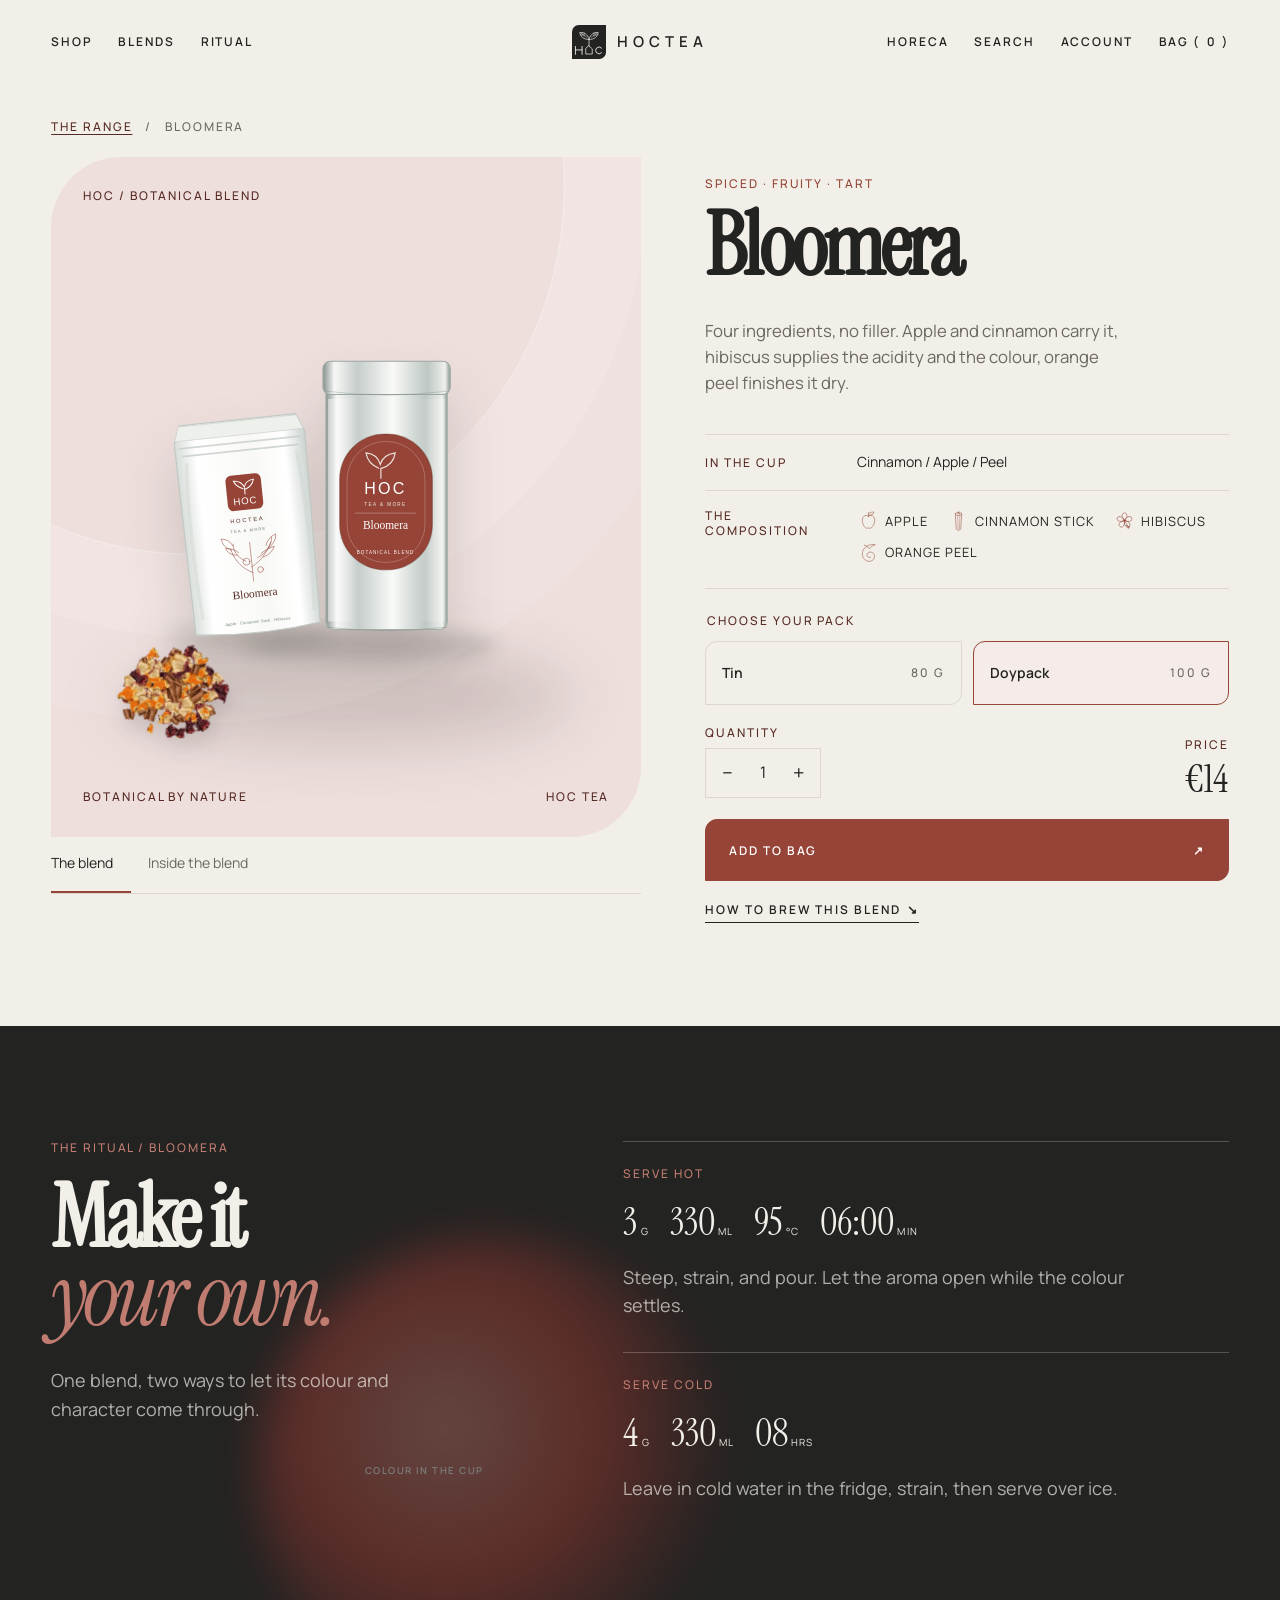
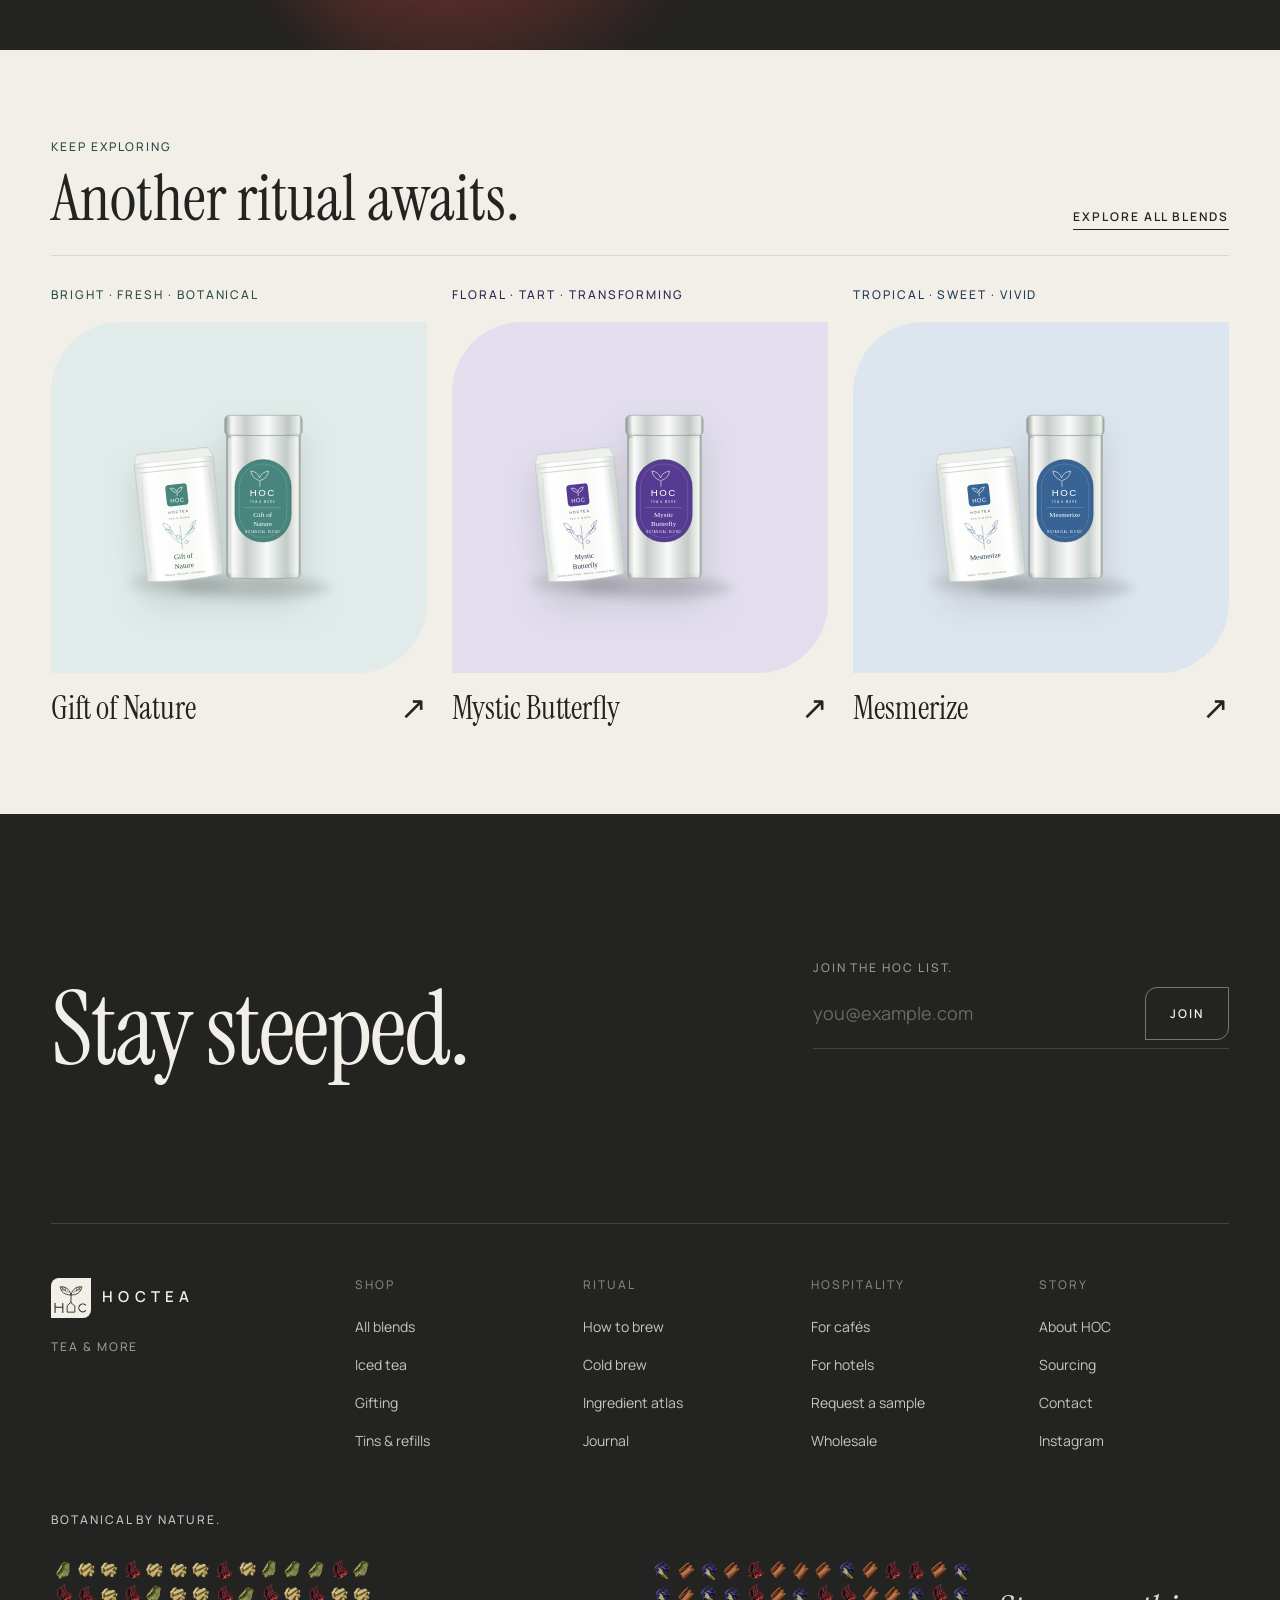
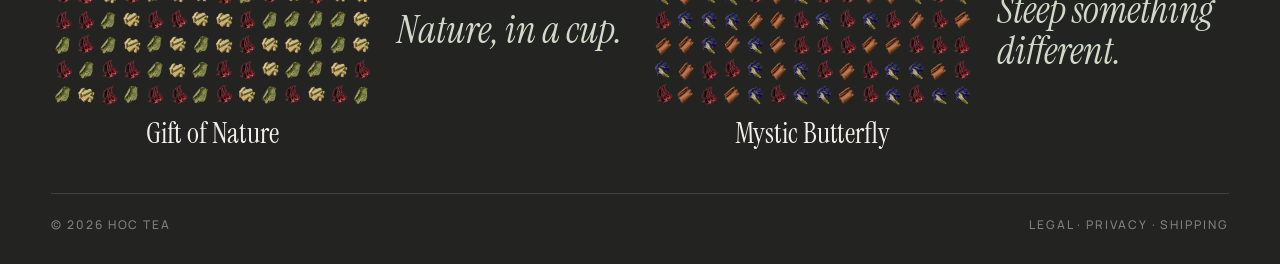
<file: products/bloomera/index.html>
<!doctype html>
<html lang="en">
<head>
<meta charset="utf-8">
<meta name="viewport" content="width=device-width, initial-scale=1, viewport-fit=cover">
<title>Bloomera — HOC Tea</title>
<meta name="description" content="Spiced · Fruity · Tart. Apple, Cinnamon Stick, Hibiscus, Orange Peel. Discover Bloomera, how it tastes and how to brew it.">
<meta name="theme-color" content="#232322">
<link rel="preconnect" href="https://fonts.googleapis.com">
<link rel="preconnect" href="https://fonts.gstatic.com" crossorigin>
<link href="https://fonts.googleapis.com/css2?family=Instrument+Serif:ital@0;1&family=Manrope:wght@400;500;600&display=swap" rel="stylesheet">
<link rel="stylesheet" href="../../assets/css/hoc-core.css?v=9dc81688f6">
<link rel="stylesheet" href="../../assets/css/hoc-sections.css?v=5f044bbfbe">
<script>window.HOC = { assetBase: '../../' };</script>
<script>document.documentElement.classList.add('hoc-js');</script>
</head>
<body class="template-product">

  <a class="hoc-skip" href="../../#main">Skip to content</a>

  <header class="hoc-header" data-theme-mode="light" data-hoc="header">
    <div class="hoc-header__inner">
      <nav class="hoc-header__nav hoc-header__nav--start" aria-label="Primary">
        <a class="hoc-navlink" href="../../#range">Shop</a>
        <a class="hoc-navlink" href="../../#blends">Blends</a>
        <a class="hoc-navlink" href="../../#ritual">Ritual</a>
      </nav>

      <a class="hoc-header__brand hoc-lockup" href="../../#hero" aria-label="HOC Tea — home">
        <svg class="hoc-mark" viewBox="0 0 120 120" aria-hidden="true"><use href="#hoc-mark"></use></svg>
        <span class="hoc-lockup__word">Hoctea</span>
      </a>

      <nav class="hoc-header__nav hoc-header__nav--end" aria-label="Secondary">
        <a class="hoc-navlink" href="../../#hospitality">Horeca</a>
        <a class="hoc-navlink" href="../../#range">Search</a>
        <a class="hoc-navlink" href="../../#newsletter">Account</a>
        <button class="hoc-navlink hoc-bag" data-hoc="bag-open" aria-haspopup="dialog">
          Bag (<span class="hoc-bag__count" data-hoc="bag-count">0</span>)
        </button>
        <button class="hoc-burger" data-hoc="menu-toggle" aria-expanded="false"
                aria-controls="hoc-menu" aria-label="Menu"><span></span></button>
      </nav>
    </div>
  </header>

  <div class="hoc-menu" id="hoc-menu" data-hoc="menu" hidden>
    <nav class="hoc-menu__list" aria-label="Mobile">
      <a class="hoc-menu__link" href="../../#range">Shop</a>
      <a class="hoc-menu__link" href="../../#blends">Blends</a>
      <a class="hoc-menu__link" href="../../#ritual">Ritual</a>
      <a class="hoc-menu__link" href="../../#hospitality">Horeca</a>
    </nav>
    <div class="hoc-menu__foot hoc-micro">
      <a href="../../#newsletter">Account</a>
      <a href="../../#newsletter">Instagram</a>
      <a href="../../#newsletter">EN / TR</a>
    </div>
  </div>
<main id="main">
  <section class="hoc-section hoc-pdp" data-header-theme="dark" data-hoc="product-detail" style="--accent:#954437;--accent-2:#C17C71;--accent-wash:#EEDFDD;--accent-ink:#572B24;--liquid:#B03C33">
    <div class="hoc-wrap">
      <nav class="hoc-pdp__crumb hoc-micro" aria-label="Breadcrumb"><a href="../../#range">The range</a><span aria-hidden="true">/</span><span aria-current="page">Bloomera</span></nav>
      <div class="hoc-pdp__grid">
        <div class="hoc-pdp__gallery">
          <div class="hoc-pdp__stage hoc-shape--lg" data-pdp-stage>
            <div class="hoc-pdp__stage-label hoc-micro">HOC / BOTANICAL BLEND</div>
            <div class="hoc-pdp__scene" data-pdp-scene="pack">
              <img class="hoc-pdp__pack-image" src="../../assets/img/pack-duo-bloomera.svg?v=fe4655da01" width="700" height="640" alt="Bloomera tin and doypack" fetchpriority="high" decoding="async">
              <span class="hoc-pdp__raw-peek" aria-hidden="true"><img
        src="../../assets/img/pile-bloomera.webp?v=9e0e81fef8"
        srcset="../../assets/img/pile-bloomera-420.webp?v=d39bb382ac 420w, ../../assets/img/pile-bloomera-640.webp?v=17962d92d0 640w, ../../assets/img/pile-bloomera-900.webp?v=9e0e81fef8 900w"
        sizes="12vw"
        width="640" height="640"
        alt=""
        loading="lazy" decoding="async"></span>
            </div>
            <div class="hoc-pdp__scene hoc-pdp__scene--raw" data-pdp-scene="raw" hidden><img
        src="../../assets/img/pile-bloomera.webp?v=9e0e81fef8"
        srcset="../../assets/img/pile-bloomera-420.webp?v=d39bb382ac 420w, ../../assets/img/pile-bloomera-640.webp?v=17962d92d0 640w, ../../assets/img/pile-bloomera-900.webp?v=9e0e81fef8 900w"
        sizes="(max-width: 767px) 84vw, 42vw"
        width="640" height="640"
        alt="Loose Bloomera blend: Apple, Cinnamon Stick, Hibiscus, Orange Peel"
        loading="lazy" decoding="async"></div>
            <div class="hoc-pdp__stage-foot hoc-micro"><span>BOTANICAL BY NATURE</span><span>HOC TEA</span></div>
          </div>
          <div class="hoc-pdp__gallery-nav" role="group" aria-label="Product views">
            <button type="button" class="hoc-pdp__view is-active" data-pdp-view="pack" aria-pressed="true">The blend</button>
            <button type="button" class="hoc-pdp__view" data-pdp-view="raw" aria-pressed="false">Inside the blend</button>
          </div>
        </div>
        <div class="hoc-pdp__info">
          <p class="hoc-micro hoc-micro--accent">Spiced · Fruity · Tart</p>
          <h1 class="hoc-pdp__title">Bloomera</h1>
          <p class="hoc-pdp__lede">Four ingredients, no filler. Apple and cinnamon carry it, hibiscus supplies the acidity and the colour, orange peel finishes it dry.</p>
          <div class="hoc-pdp__taste"><span class="hoc-micro">IN THE CUP</span><p>Cinnamon  /  Apple  /  Peel</p></div>
          <div class="hoc-pdp__ingredients"><p class="hoc-micro">THE COMPOSITION</p><ul><li><svg class="hoc-bot" viewBox="0 0 100 100" aria-hidden="true"><use href="#b-apple"></use></svg><span>Apple</span></li><li><svg class="hoc-bot" viewBox="0 0 100 100" aria-hidden="true"><use href="#b-cinnamon"></use></svg><span>Cinnamon Stick</span></li><li><svg class="hoc-bot" viewBox="0 0 100 100" aria-hidden="true"><use href="#b-hibiscus"></use></svg><span>Hibiscus</span></li><li><svg class="hoc-bot" viewBox="0 0 100 100" aria-hidden="true"><use href="#b-orange-peel"></use></svg><span>Orange Peel</span></li></ul></div>
          <form class="hoc-pdp__form" data-pdp-form action="../../#range">
            <fieldset class="hoc-pdp__packaging"><legend class="hoc-micro">CHOOSE YOUR PACK</legend>
              <label class="hoc-pdp__option"><input type="radio" name="pack-bloomera" value="tin" data-pdp-variant data-price="€18" ><span class="hoc-pdp__option-label">Tin</span><span class="hoc-micro">80 g</span></label><label class="hoc-pdp__option"><input type="radio" name="pack-bloomera" value="doypack" data-pdp-variant data-price="€14" checked><span class="hoc-pdp__option-label">Doypack</span><span class="hoc-micro">100 g</span></label>
            </fieldset>
            <div class="hoc-pdp__purchase"><div class="hoc-pdp__qty"><label class="hoc-micro" for="qty-bloomera">QUANTITY</label><div class="hoc-pdp__qty-control"><button type="button" data-pdp-qty="-1" aria-label="Decrease quantity">−</button><input id="qty-bloomera" name="quantity" type="number" min="1" max="99" step="1" value="1" inputmode="numeric"><button type="button" data-pdp-qty="1" aria-label="Increase quantity">+</button></div></div><div class="hoc-pdp__price"><span class="hoc-micro">PRICE</span><strong data-pdp-price>€14</strong></div></div>
            <button class="hoc-btn hoc-btn--solid hoc-pdp__add" type="button" data-hoc="add" data-blend="bloomera">Add to bag <span aria-hidden="true">↗</span></button>
          </form>
          <a class="hoc-pdp__ritual-link hoc-link" href="#product-ritual">How to brew this blend <span aria-hidden="true">↘</span></a>
        </div>
      </div>
    </div>
  </section>
  <section class="hoc-section hoc-pdp-ritual" id="product-ritual" data-header-theme="light" style="--accent:#954437;--accent-2:#C17C71;--accent-wash:#EEDFDD;--accent-ink:#572B24;--liquid:#B03C33">
    <div class="hoc-wrap hoc-pdp-ritual__inner">
      <div class="hoc-pdp-ritual__intro"><p class="hoc-micro">THE RITUAL / BLOOMERA</p><h2>Make it<br><em>your own.</em></h2><p>One blend, two ways to let its colour and character come through.</p></div>
      <div class="hoc-pdp-ritual__recipes">
        <div class="hoc-pdp-ritual__recipe"><p class="hoc-micro">SERVE HOT</p><div><span>3<small>G</small></span><span>330<small>ML</small></span><span>95<small>°C</small></span><span>06:00<small>MIN</small></span></div><p>Steep, strain, and pour. Let the aroma open while the colour settles.</p></div>
        <div class="hoc-pdp-ritual__recipe"><p class="hoc-micro">SERVE COLD</p><div><span>4<small>G</small></span><span>330<small>ML</small></span><span>08<small>HRS</small></span></div><p>Leave in cold water in the fridge, strain, then serve over ice.</p></div>
      </div>
      <div class="hoc-pdp-ritual__colour" aria-hidden="true"><span></span><p>COLOUR IN THE CUP</p></div>
    </div>
  </section>
  <section class="hoc-section hoc-pdp-related" data-header-theme="dark"><div class="hoc-wrap"><div class="hoc-pdp-related__head"><div><p class="hoc-micro">KEEP EXPLORING</p><h2>Another ritual awaits.</h2></div><a class="hoc-link" href="../../#range">Explore all blends</a></div><div class="hoc-pdp-related__grid"><a class="hoc-pdp-related__item" href="../../products/gift-of-nature/" style="--accent:#47857D;--accent-2:#7FB3AD;--accent-wash:#E0EBEA;--accent-ink:#2D4E4A;--liquid:#B4324B"><span class="hoc-micro">Bright · Fresh · Botanical</span><span class="hoc-pdp-related__media"><img class="" src="../../assets/img/pack-duo-gift-of-nature.svg?v=b1b0dd8bed" width="700" height="640" alt="Gift of Nature tin and doypack" loading="lazy" decoding="async"></span><span class="hoc-pdp-related__name">Gift of Nature <span aria-hidden="true">↗</span></span></a><a class="hoc-pdp-related__item" href="../../products/mystic-butterfly/" style="--accent:#553B91;--accent-2:#8A75BD;--accent-wash:#E2DEED;--accent-ink:#342654;--liquid:#2B3A8F"><span class="hoc-micro">Floral · Tart · Transforming</span><span class="hoc-pdp-related__media"><img class="" src="../../assets/img/pack-duo-mystic-butterfly.svg?v=59b0119bf2" width="700" height="640" alt="Mystic Butterfly tin and doypack" loading="lazy" decoding="async"></span><span class="hoc-pdp-related__name">Mystic Butterfly <span aria-hidden="true">↗</span></span></a><a class="hoc-pdp-related__item" href="../../products/mesmerize/" style="--accent:#376395;--accent-2:#7196C1;--accent-wash:#DDE5EE;--accent-ink:#243C57;--liquid:#2F62A8"><span class="hoc-micro">Tropical · Sweet · Vivid</span><span class="hoc-pdp-related__media"><img class="" src="../../assets/img/pack-duo-mesmerize.svg?v=a02d63004e" width="700" height="640" alt="Mesmerize tin and doypack" loading="lazy" decoding="async"></span><span class="hoc-pdp-related__name">Mesmerize <span aria-hidden="true">↗</span></span></a></div></div></section>
</main>

    <section class="hoc-section hoc-news" id="newsletter" data-theme="ink"
             data-header-theme="light">
      <div class="hoc-wrap hoc-pad">
        <div class="hoc-news__inner">
          <h2 class="hoc-display-xl" data-split="lines">Stay steeped.</h2>
          <form class="hoc-news__form" data-hoc="newsletter" novalidate>
            <label class="hoc-micro" for="hoc-email">Join the HOC list.</label>
            <div class="hoc-news__field">
              <input id="hoc-email" name="email" type="email" autocomplete="email"
                     placeholder="you@example.com" required>
              <button class="hoc-btn" type="submit">Join</button>
            </div>
            <p class="hoc-news__msg hoc-micro" data-hoc="newsletter-msg" role="status"></p>
          </form>
        </div>
      </div>
    </section>

    <footer class="hoc-section hoc-footer" id="footer" data-theme="ink" data-header-theme="light">
      <div class="hoc-wrap">
        <div class="hoc-footer__grid">
          <div class="hoc-footer__brand">
            <a class="hoc-lockup" href="../../#hero" aria-label="HOC Tea — home">
              <svg class="hoc-mark" viewBox="0 0 120 120" aria-hidden="true"><use href="#hoc-mark"></use></svg>
              <span class="hoc-lockup__word">Hoctea</span>
            </a>
            <p class="hoc-micro hoc-footer__tag">Tea &amp; More</p>
          </div>

          <nav class="hoc-footer__col" aria-label="Shop">
            <p class="hoc-micro hoc-footer__h">Shop</p>
            <ul><li><a href="../../#range">All blends</a></li><li><a href="../../#range">Iced tea</a></li><li><a href="../../#range">Gifting</a></li><li><a href="../../#range">Tins &amp; refills</a></li></ul>
          </nav>
          <nav class="hoc-footer__col" aria-label="Ritual">
            <p class="hoc-micro hoc-footer__h">Ritual</p>
            <ul><li><a href="../../#range">How to brew</a></li><li><a href="../../#range">Cold brew</a></li><li><a href="../../#range">Ingredient atlas</a></li><li><a href="../../#range">Journal</a></li></ul>
          </nav>
          <nav class="hoc-footer__col" aria-label="Hospitality">
            <p class="hoc-micro hoc-footer__h">Hospitality</p>
            <ul><li><a href="../../#range">For cafés</a></li><li><a href="../../#range">For hotels</a></li><li><a href="../../#range">Request a sample</a></li><li><a href="../../#range">Wholesale</a></li></ul>
          </nav>
          <nav class="hoc-footer__col" aria-label="Story">
            <p class="hoc-micro hoc-footer__h">Story</p>
            <ul><li><a href="../../#range">About HOC</a></li><li><a href="../../#range">Sourcing</a></li><li><a href="../../#range">Contact</a></li><li><a href="../../#range">Instagram</a></li></ul>
          </nav>
        </div>

        <div class="hoc-current" data-hoc="footer-current" data-atlas="../../assets/img/botanical-atlas-petals.webp?v=d1b16089cf" aria-label="The HOC botanical collection">
          <div class="hoc-current__head hoc-micro">
            <p>Botanical by nature.</p>
            <button class="hoc-current__pause" type="button" data-current-pause aria-pressed="false" hidden>Pause flow</button>
          </div>
          <div class="hoc-current__viewport">
            <ul class="hoc-current__track">
              <li class="hoc-current__item" data-ingredients="Hibiscus|Mint Leaf|Lemongrass" data-seed="gift-of-nature">
                <a class="hoc-current__blend" href="../../products/gift-of-nature/">
                  <span class="hoc-current__media"><img
        src="../../assets/img/pile-gift-of-nature.webp?v=ecd68be307"
        srcset="../../assets/img/pile-gift-of-nature-420.webp?v=6c2828f4b4 420w, ../../assets/img/pile-gift-of-nature-640.webp?v=566a571770 640w, ../../assets/img/pile-gift-of-nature-900.webp?v=ecd68be307 900w"
        sizes="(max-width: 699px) 180px, 230px"
        width="640" height="640"
        alt=""
        loading="lazy" decoding="async"></span>
                  <span class="hoc-current__name">Gift of Nature</span>
                </a>
                <p class="hoc-current__saying">Nature, in a cup.</p>
              </li><li class="hoc-current__item" data-ingredients="Butterfly Pea Flower|Hibiscus|Cinnamon Stick" data-seed="mystic-butterfly">
                <a class="hoc-current__blend" href="../../products/mystic-butterfly/">
                  <span class="hoc-current__media"><img
        src="../../assets/img/pile-mystic-butterfly.webp?v=42630e2230"
        srcset="../../assets/img/pile-mystic-butterfly-420.webp?v=8edc1d8317 420w, ../../assets/img/pile-mystic-butterfly-640.webp?v=42e47a9c87 640w, ../../assets/img/pile-mystic-butterfly-900.webp?v=42630e2230 900w"
        sizes="(max-width: 699px) 180px, 230px"
        width="640" height="640"
        alt=""
        loading="lazy" decoding="async"></span>
                  <span class="hoc-current__name">Mystic Butterfly</span>
                </a>
                <p class="hoc-current__saying">Steep something different.</p>
              </li><li class="hoc-current__item" data-ingredients="Mango|Pineapple|Lemongrass|Butterfly Pea Flower" data-seed="mesmerize">
                <a class="hoc-current__blend" href="../../products/mesmerize/">
                  <span class="hoc-current__media"><img
        src="../../assets/img/pile-mesmerize.webp?v=3c16522329"
        srcset="../../assets/img/pile-mesmerize-420.webp?v=a94291ca96 420w, ../../assets/img/pile-mesmerize-640.webp?v=c556801266 640w, ../../assets/img/pile-mesmerize-900.webp?v=3c16522329 900w"
        sizes="(max-width: 699px) 180px, 230px"
        width="640" height="640"
        alt=""
        loading="lazy" decoding="async"></span>
                  <span class="hoc-current__name">Mesmerize</span>
                </a>
                <p class="hoc-current__saying">A ritual of your own.</p>
              </li><li class="hoc-current__item" data-ingredients="Rooibos|Strawberry|Apple|Bourbon Vanilla" data-seed="sunset-valley">
                <a class="hoc-current__blend" href="../../products/sunset-valley/">
                  <span class="hoc-current__media"><img
        src="../../assets/img/pile-sunset-valley.webp?v=7d27b155a1"
        srcset="../../assets/img/pile-sunset-valley-420.webp?v=864ba5d17c 420w, ../../assets/img/pile-sunset-valley-640.webp?v=b6e6c095d3 640w, ../../assets/img/pile-sunset-valley-900.webp?v=7d27b155a1 900w"
        sizes="(max-width: 699px) 180px, 230px"
        width="640" height="640"
        alt=""
        loading="lazy" decoding="async"></span>
                  <span class="hoc-current__name">Sunset Valley</span>
                </a>
                <p class="hoc-current__saying">Hot. Cold. HOC.</p>
              </li><li class="hoc-current__item" data-ingredients="Rooibos|Mango|Pineapple|Dried Ginger|Cinnamon Stick|Lemon Peel" data-seed="asian-breeze">
                <a class="hoc-current__blend" href="../../products/asian-breeze/">
                  <span class="hoc-current__media"><img
        src="../../assets/img/pile-asian-breeze.webp?v=751eab5773"
        srcset="../../assets/img/pile-asian-breeze-420.webp?v=124948781e 420w, ../../assets/img/pile-asian-breeze-640.webp?v=1bc66cf35b 640w, ../../assets/img/pile-asian-breeze-900.webp?v=751eab5773 900w"
        sizes="(max-width: 699px) 180px, 230px"
        width="640" height="640"
        alt=""
        loading="lazy" decoding="async"></span>
                  <span class="hoc-current__name">Asian Breeze</span>
                </a>
                <p class="hoc-current__saying">Colour your everyday.</p>
              </li><li class="hoc-current__item" data-ingredients="Oolong|Dried Rose|Hibiscus|Chamomile" data-seed="souls-rest">
                <a class="hoc-current__blend" href="../../products/souls-rest/">
                  <span class="hoc-current__media"><img
        src="../../assets/img/pile-souls-rest.webp?v=c03384b3da"
        srcset="../../assets/img/pile-souls-rest-420.webp?v=86b7b7a791 420w, ../../assets/img/pile-souls-rest-640.webp?v=3a8ae868c1 640w, ../../assets/img/pile-souls-rest-900.webp?v=c03384b3da 900w"
        sizes="(max-width: 699px) 180px, 230px"
        width="640" height="640"
        alt=""
        loading="lazy" decoding="async"></span>
                  <span class="hoc-current__name">Soul's Rest</span>
                </a>
                <p class="hoc-current__saying">Let nature flow.</p>
              </li><li class="hoc-current__item" data-ingredients="Green Tea|Lemongrass|Strawberry|Blackberry|Butterfly Pea Flower" data-seed="gold-skies">
                <a class="hoc-current__blend" href="../../products/gold-skies/">
                  <span class="hoc-current__media"><img
        src="../../assets/img/pile-gold-skies.webp?v=19c950d00d"
        srcset="../../assets/img/pile-gold-skies-420.webp?v=37b6445498 420w, ../../assets/img/pile-gold-skies-640.webp?v=113e82a796 640w, ../../assets/img/pile-gold-skies-900.webp?v=19c950d00d 900w"
        sizes="(max-width: 699px) 180px, 230px"
        width="640" height="640"
        alt=""
        loading="lazy" decoding="async"></span>
                  <span class="hoc-current__name">Gold Skies</span>
                </a>
                <p class="hoc-current__saying">Nature, in a cup.</p>
              </li><li class="hoc-current__item" data-ingredients="Jasmine|Pineapple|Hibiscus|White Tea|Cinnamon Stick" data-seed="pink-moon">
                <a class="hoc-current__blend" href="../../products/pink-moon/">
                  <span class="hoc-current__media"><img
        src="../../assets/img/pile-pink-moon.webp?v=0eb61fd2c5"
        srcset="../../assets/img/pile-pink-moon-420.webp?v=22166d043d 420w, ../../assets/img/pile-pink-moon-640.webp?v=a0f375b76f 640w, ../../assets/img/pile-pink-moon-900.webp?v=0eb61fd2c5 900w"
        sizes="(max-width: 699px) 180px, 230px"
        width="640" height="640"
        alt=""
        loading="lazy" decoding="async"></span>
                  <span class="hoc-current__name">Pink Moon</span>
                </a>
                <p class="hoc-current__saying">Steep something different.</p>
              </li><li class="hoc-current__item" data-ingredients="Jasmine|Chamomile|Lavender|Lemon Balm" data-seed="innerbloom">
                <a class="hoc-current__blend" href="../../products/innerbloom/">
                  <span class="hoc-current__media"><img
        src="../../assets/img/pile-innerbloom.webp?v=5feecddc57"
        srcset="../../assets/img/pile-innerbloom-420.webp?v=0d6bb9040d 420w, ../../assets/img/pile-innerbloom-640.webp?v=e09cdf4c2a 640w, ../../assets/img/pile-innerbloom-900.webp?v=5feecddc57 900w"
        sizes="(max-width: 699px) 180px, 230px"
        width="640" height="640"
        alt=""
        loading="lazy" decoding="async"></span>
                  <span class="hoc-current__name">Innerbloom</span>
                </a>
                <p class="hoc-current__saying">A ritual of your own.</p>
              </li><li class="hoc-current__item" data-ingredients="Strawberry|White Tea|Lemon Peel|Apple|Mango|Cinnamon Stick" data-seed="white-tea-melody">
                <a class="hoc-current__blend" href="../../products/white-tea-melody/">
                  <span class="hoc-current__media"><img
        src="../../assets/img/pile-white-tea-melody.webp?v=aacaaa13e7"
        srcset="../../assets/img/pile-white-tea-melody-420.webp?v=04be5cf67c 420w, ../../assets/img/pile-white-tea-melody-640.webp?v=0e9a3ecb80 640w, ../../assets/img/pile-white-tea-melody-900.webp?v=aacaaa13e7 900w"
        sizes="(max-width: 699px) 180px, 230px"
        width="640" height="640"
        alt=""
        loading="lazy" decoding="async"></span>
                  <span class="hoc-current__name">White Tea Melody</span>
                </a>
                <p class="hoc-current__saying">Hot. Cold. HOC.</p>
              </li><li class="hoc-current__item" data-ingredients="Passionflower|Apple|Lemongrass|Hibiscus|Blackberry" data-seed="reflection">
                <a class="hoc-current__blend" href="../../products/reflection/">
                  <span class="hoc-current__media"><img
        src="../../assets/img/pile-reflection.webp?v=409dec8773"
        srcset="../../assets/img/pile-reflection-420.webp?v=89dd859883 420w, ../../assets/img/pile-reflection-640.webp?v=ad648beffc 640w, ../../assets/img/pile-reflection-900.webp?v=409dec8773 900w"
        sizes="(max-width: 699px) 180px, 230px"
        width="640" height="640"
        alt=""
        loading="lazy" decoding="async"></span>
                  <span class="hoc-current__name">Reflection</span>
                </a>
                <p class="hoc-current__saying">Colour your everyday.</p>
              </li><li class="hoc-current__item" data-ingredients="Rooibos|Mate|Fresh Ginger|Strawberry|Orange Peel" data-seed="winter-tale">
                <a class="hoc-current__blend" href="../../products/winter-tale/">
                  <span class="hoc-current__media"><img
        src="../../assets/img/pile-winter-tale.webp?v=f223005500"
        srcset="../../assets/img/pile-winter-tale-420.webp?v=eccb94b7c0 420w, ../../assets/img/pile-winter-tale-640.webp?v=bbcdfa4990 640w, ../../assets/img/pile-winter-tale-900.webp?v=f223005500 900w"
        sizes="(max-width: 699px) 180px, 230px"
        width="640" height="640"
        alt=""
        loading="lazy" decoding="async"></span>
                  <span class="hoc-current__name">Winter Tale</span>
                </a>
                <p class="hoc-current__saying">Let nature flow.</p>
              </li><li class="hoc-current__item" data-ingredients="Apple|Mango|Rosehip|Fennel|Passionflower" data-seed="wintertide">
                <a class="hoc-current__blend" href="../../products/wintertide/">
                  <span class="hoc-current__media"><img
        src="../../assets/img/pile-wintertide.webp?v=b255bb89fb"
        srcset="../../assets/img/pile-wintertide-420.webp?v=50593f5f81 420w, ../../assets/img/pile-wintertide-640.webp?v=904b4d17e4 640w, ../../assets/img/pile-wintertide-900.webp?v=b255bb89fb 900w"
        sizes="(max-width: 699px) 180px, 230px"
        width="640" height="640"
        alt=""
        loading="lazy" decoding="async"></span>
                  <span class="hoc-current__name">Wintertide</span>
                </a>
                <p class="hoc-current__saying">Nature, in a cup.</p>
              </li><li class="hoc-current__item" data-ingredients="Apple|Cinnamon Stick|Hibiscus|Orange Peel" data-seed="bloomera">
                <a class="hoc-current__blend" href="../../products/bloomera/">
                  <span class="hoc-current__media"><img
        src="../../assets/img/pile-bloomera.webp?v=9e0e81fef8"
        srcset="../../assets/img/pile-bloomera-420.webp?v=d39bb382ac 420w, ../../assets/img/pile-bloomera-640.webp?v=17962d92d0 640w, ../../assets/img/pile-bloomera-900.webp?v=9e0e81fef8 900w"
        sizes="(max-width: 699px) 180px, 230px"
        width="640" height="640"
        alt=""
        loading="lazy" decoding="async"></span>
                  <span class="hoc-current__name">Bloomera</span>
                </a>
                <p class="hoc-current__saying">Steep something different.</p>
              </li>
            </ul>
          </div>
        </div>

        <div class="hoc-footer__legal hoc-micro">
          <p>&copy; 2026 HOC Tea</p>
          <p><a href="../../#newsletter">Legal</a> · <a href="../../#newsletter">Privacy</a> · <a href="../../#newsletter">Shipping</a></p>
        </div>
      </div>
    </footer>

  <div class="hoc-drawer" data-hoc="drawer" role="dialog" aria-modal="true"
       aria-label="Bag" hidden>
    <div class="hoc-drawer__scrim" data-hoc="drawer-close"></div>
    <div class="hoc-drawer__panel">
      <header class="hoc-drawer__head">
        <p class="hoc-micro">Your bag (<span data-hoc="bag-count">0</span>)</p>
        <button class="hoc-link" data-hoc="drawer-close">Close</button>
      </header>
      <div class="hoc-drawer__body" data-hoc="drawer-items">
        <p class="hoc-drawer__empty hoc-body">Nothing steeping yet.</p>
      </div>
      <footer class="hoc-drawer__foot">
        <div class="hoc-drawer__total hoc-micro">
          <span>Subtotal</span><span data-hoc="bag-total">€0</span>
        </div>
        <button class="hoc-btn hoc-btn--solid" data-hoc="checkout">Checkout</button>
      </footer>
    </div>
  </div>
<svg width="0" height="0" style="position:absolute" aria-hidden="true"><symbol id="hoc-mark" viewBox="0 0 120 120">
  <!-- HOC mark, traced from Logo/black-png.png.

       Plate: 120x120. Top-left and bottom-right rounded at 24 (20% of the
       side); top-right and bottom-left square. That asymmetry is the brand
       shape primitive reused across media frames, the cart drawer and CTAs (§4).

       Letter geometry is measured, not eyeballed: H stems sit at x 12.2 / 35.5,
       the tag runs x 48.5-71.5, the C is r12 about (95.5, 89.7), and every one
       of them spans y 75.7-103.7. -->
  <path class="hoc-mark__plate"
        d="M24 0 H120 V96 A24 24 0 0 1 96 120 H0 V24 A24 24 0 0 1 24 0 Z"
        fill="currentColor"/>
  <g class="hoc-mark__art" fill="none" stroke="var(--hoc-mark-ink, #F1EFE8)"
     stroke-linecap="round" stroke-linejoin="round">
    <!-- sprout: two leaves meeting at the stem head -->
    <g stroke-width="2.4">
      <path d="M59 51 C41 51 29 41 27.5 26.5 C42 25 55 33 59 47 Z"/>
      <path d="M61 51 C79 51 91 41 92.5 26.5 C78 25 65 33 61 47 Z"/>
    </g>
    <g stroke-width="1.5">
      <path d="M31 29 L52 43"/>
      <path d="M35.5 26 L35.5 35"/>
      <path d="M43 27.5 L43 39.5"/>
      <path d="M31.5 36 L41 36"/>
      <path d="M89 29 L68 43"/>
      <path d="M84.5 26 L84.5 35"/>
      <path d="M77 27.5 L77 39.5"/>
      <path d="M88.5 36 L79 36"/>
    </g>
    <!-- stem into the tag -->
    <path d="M60 51 V74" stroke-width="2.6"/>
    <!-- tag: the O of HOC -->
    <path d="M60 74.2 L71.5 84 V102.4 H48.5 V84 Z" stroke-width="2.6"/>
    <!-- H -->
    <path d="M12.2 75.7 V103.7 M12.2 88 H35.5 M35.5 75.7 V103.7" stroke-width="3.1"/>
    <!-- C -->
    <path d="M104 81.2 A12 12 0 1 0 104 98.2" stroke-width="3.1"/>
  </g>
</symbol></svg><svg xmlns="http://www.w3.org/2000/svg" style="display:none" aria-hidden="true">
<!-- ==========================================================================
     HOC TEA — botanical sprite.

     Single-stroke line art in the packaging illustration language. Every shape
     is an open or closed <path> with no fill, so GSAP DrawSVG can draw it on
     (§16, §22). viewBox is 100x100 for all symbols; stroke-width is set by the
     consumer via CSS so the same drawing works at 40px and at 400px.

     Production note §50: these are authored, not traced. When the packaging
     vectors arrive as AI/PDF, swap the <path> data — the ids and viewBox are
     the contract and nothing else has to change.
     ========================================================================== -->

<defs>
  <g id="b-petal-hibiscus">
    <path d="M50 50 C41 43 37 31 41 22 C44 15 56 15 59 22 C63 31 59 43 50 50 Z"/>
  </g>
</defs>

<symbol id="b-hibiscus" viewBox="0 0 100 100">
  <g fill="none" stroke="currentColor" stroke-linecap="round" stroke-linejoin="round">
    <use href="#b-petal-hibiscus" transform="rotate(0 50 50)"/>
    <use href="#b-petal-hibiscus" transform="rotate(72 50 50)"/>
    <use href="#b-petal-hibiscus" transform="rotate(144 50 50)"/>
    <use href="#b-petal-hibiscus" transform="rotate(216 50 50)"/>
    <use href="#b-petal-hibiscus" transform="rotate(288 50 50)"/>
    <!-- the long protruding staminal column hibiscus is known for -->
    <path d="M50 50 C56 61 61 70 65 79"/>
    <circle cx="66" cy="82" r="2"/>
    <circle cx="60.5" cy="72.5" r="1.5"/>
    <circle cx="70" cy="77" r="1.5"/>
    <circle cx="50" cy="50" r="3.4"/>
  </g>
</symbol>

<symbol id="b-mint" viewBox="0 0 100 100">
  <g fill="none" stroke="currentColor" stroke-linecap="round" stroke-linejoin="round">
    <path d="M50 92 C50 74 50 46 50 16"/>
    <path d="M50 68 C40 68 30 62 26 51 C36 47 47 53 50 62 Z"/>
    <path d="M50 68 C60 68 70 62 74 51 C64 47 53 53 50 62 Z"/>
    <path d="M50 46 C42 46 33 41 29 32 C38 28 47 33 50 41 Z"/>
    <path d="M50 46 C58 46 67 41 71 32 C62 28 53 33 50 41 Z"/>
    <path d="M50 27 C44 27 38 23 35 17 C42 14 48 18 50 23 Z"/>
    <path d="M50 27 C56 27 62 23 65 17 C58 14 52 18 50 23 Z"/>
    <path d="M33 53 l14 8 M36 34 l12 7 M67 53 l-14 8 M64 34 l-12 7"/>
  </g>
</symbol>

<symbol id="b-lemongrass" viewBox="0 0 100 100">
  <g fill="none" stroke="currentColor" stroke-linecap="round" stroke-linejoin="round">
    <path d="M46 94 C40 70 30 46 12 26 C34 36 46 60 50 88"/>
    <path d="M50 94 C50 66 52 38 58 10 C62 40 58 70 54 94"/>
    <path d="M54 94 C62 72 74 50 92 32 C76 54 66 72 58 92"/>
    <path d="M48 94 C46 78 42 62 33 48"/>
    <path d="M44 90 h14"/>
  </g>
</symbol>

<symbol id="b-butterfly-pea" viewBox="0 0 100 100">
  <g fill="none" stroke="currentColor" stroke-linecap="round" stroke-linejoin="round">
    <!-- Clitoria ternatea: one broad fan-shaped standard petal that narrows to
         the calyx, with the keel folded out below it. -->
    <path d="M50 74 C29 70 15 55 16 38 C30 24 70 24 84 38 C85 55 71 70 50 74 Z"/>
    <path d="M50 74 C47 60 46 46 48 33 M50 74 C53 60 54 46 52 33"/>
    <path d="M26 33 C33 45 40 58 46 70 M74 33 C67 45 60 58 54 70"/>
    <path d="M36 27 C40 42 43 57 47 72 M64 27 C60 42 57 57 53 72"/>
    <!-- calyx + keel -->
    <path d="M50 74 L50 84"/>
    <path d="M43 82 C46 89 54 89 57 82"/>
    <path d="M50 88 L50 96"/>
  </g>
</symbol>

<symbol id="b-cinnamon" viewBox="0 0 100 100">
  <g fill="none" stroke="currentColor" stroke-linecap="round" stroke-linejoin="round">
    <!-- a quill, seen slightly from above so the roll is visible -->
    <path d="M36 22 L40 84 C40 89 44 92 50 92 C56 92 60 89 60 84 L64 22"/>
    <path d="M50 14 C58 14 64 17 64 21 C64 25 58 28 50 28 C42 28 36 25 36 21 C36 17 42 14 50 14 Z"/>
    <path d="M44 21 C45 18 49 17 53 18 C56 19 57 21 55 22 C53 23 51 22 51 21"/>
    <path d="M46 28 L48 86 M56 27 L54 86" stroke-opacity=".7"/>
  </g>
</symbol>

<symbol id="b-mango" viewBox="0 0 100 100">
  <g fill="none" stroke="currentColor" stroke-linecap="round" stroke-linejoin="round">
    <path d="M62 22 C40 22 22 40 22 60 C22 76 34 86 50 86 C70 86 84 68 84 46 C84 32 76 22 62 22 Z"/>
    <path d="M62 22 C58 30 54 42 54 56"/>
    <path d="M62 22 C66 16 72 12 80 11 C79 18 74 22 68 23"/>
    <path d="M62 22 L62 12"/>
  </g>
</symbol>

<symbol id="b-pineapple" viewBox="0 0 100 100">
  <g fill="none" stroke="currentColor" stroke-linecap="round" stroke-linejoin="round">
    <path d="M50 36 C34 36 26 48 26 62 C26 78 36 90 50 90 C64 90 74 78 74 62 C74 48 66 36 50 36 Z"/>
    <path d="M31 50 L69 74 M31 66 L60 86 M40 42 L74 62 M69 50 L31 74 M69 66 L40 86 M60 42 L26 62"/>
    <path d="M50 36 C50 26 46 16 40 10 C48 12 52 20 52 30"/>
    <path d="M50 36 C52 26 58 16 66 12 C64 22 58 30 52 34"/>
    <path d="M50 36 C46 28 42 22 34 18 C38 26 42 32 47 36"/>
  </g>
</symbol>

<symbol id="b-strawberry" viewBox="0 0 100 100">
  <g fill="none" stroke="currentColor" stroke-linecap="round" stroke-linejoin="round">
    <path d="M50 90 C32 78 24 62 24 48 C24 36 34 30 44 34 C47 35 49 36 50 38 C51 36 53 35 56 34 C66 30 76 36 76 48 C76 62 68 78 50 90 Z"/>
    <path d="M50 34 L50 20"/>
    <path d="M50 26 C44 22 36 21 30 24 C34 30 42 32 48 30"/>
    <path d="M50 26 C56 22 64 21 70 24 C66 30 58 32 52 30"/>
    <path d="M38 48 h.01 M50 52 h.01 M62 48 h.01 M44 62 h.01 M56 62 h.01 M50 74 h.01"
          stroke-linecap="round" stroke-width="3"/>
  </g>
</symbol>

<symbol id="b-apple" viewBox="0 0 100 100">
  <g fill="none" stroke="currentColor" stroke-linecap="round" stroke-linejoin="round">
    <path d="M50 32 C44 26 34 26 28 34 C20 44 22 62 32 76 C38 84 44 86 50 82 C56 86 62 84 68 76 C78 62 80 44 72 34 C66 26 56 26 50 32 Z"/>
    <path d="M50 32 L50 16"/>
    <path d="M50 22 C56 14 66 12 74 14 C72 24 62 28 54 26"/>
  </g>
</symbol>

<symbol id="b-lavender" viewBox="0 0 100 100">
  <g fill="none" stroke="currentColor" stroke-linecap="round" stroke-linejoin="round">
    <path d="M50 94 L50 44"/>
    <path d="M50 44 C43 42 40 36 43 31 C46 27 52 28 53 33"/>
    <path d="M50 34 C43 32 40 26 43 21 C46 17 52 18 53 23"/>
    <path d="M50 24 C44 22 42 17 44 13 C47 9 52 10 53 15"/>
    <path d="M50 44 C57 42 60 36 57 31 C54 27 48 28 47 33"/>
    <path d="M50 34 C57 32 60 26 57 21 C54 17 48 18 47 23"/>
    <path d="M50 14 C51 10 50 6 48 4"/>
    <path d="M50 66 C42 66 36 62 33 55 C40 54 47 58 50 63"/>
    <path d="M50 66 C58 66 64 62 67 55 C60 54 53 58 50 63"/>
  </g>
</symbol>

<symbol id="b-chamomile" viewBox="0 0 100 100">
  <g fill="none" stroke="currentColor" stroke-linecap="round" stroke-linejoin="round">
    <g id="b-cham-petals">
      <path d="M50 38 C46 30 46 20 50 12 C54 20 54 30 50 38 Z" transform="rotate(0 50 46)"/>
      <path d="M50 38 C46 30 46 20 50 12 C54 20 54 30 50 38 Z" transform="rotate(45 50 46)"/>
      <path d="M50 38 C46 30 46 20 50 12 C54 20 54 30 50 38 Z" transform="rotate(90 50 46)"/>
      <path d="M50 38 C46 30 46 20 50 12 C54 20 54 30 50 38 Z" transform="rotate(135 50 46)"/>
      <path d="M50 38 C46 30 46 20 50 12 C54 20 54 30 50 38 Z" transform="rotate(180 50 46)"/>
      <path d="M50 38 C46 30 46 20 50 12 C54 20 54 30 50 38 Z" transform="rotate(225 50 46)"/>
      <path d="M50 38 C46 30 46 20 50 12 C54 20 54 30 50 38 Z" transform="rotate(270 50 46)"/>
      <path d="M50 38 C46 30 46 20 50 12 C54 20 54 30 50 38 Z" transform="rotate(315 50 46)"/>
    </g>
    <circle cx="50" cy="46" r="7.5"/>
    <path d="M50 80 L50 96 M50 86 C44 84 41 80 41 75 C46 75 49 78 50 82"/>
  </g>
</symbol>

<symbol id="b-ginger" viewBox="0 0 100 100">
  <g fill="none" stroke="currentColor" stroke-linecap="round" stroke-linejoin="round">
    <!-- rhizome: one long body with knuckles and two finger shoots -->
    <path d="M16 46 C12 38 17 30 26 30 C34 30 39 36 40 43
             C46 38 56 37 62 41 C70 34 82 36 86 44
             C90 52 85 61 76 61 C70 61 65 58 63 53
             C58 60 48 62 41 58 C38 66 30 69 23 65 C16 61 14 53 16 46 Z"/>
    <path d="M40 43 C41 48 41 54 41 58"/>
    <path d="M62 41 C62 46 62 50 63 53"/>
    <path d="M26 30 C25 24 27 18 32 15"/>
    <path d="M76 61 C79 67 79 74 76 80"/>
    <path d="M50 44 C50 48 50 52 49 56" stroke-opacity=".7"/>
  </g>
</symbol>

<symbol id="b-orange-peel" viewBox="0 0 100 100">
  <g fill="none" stroke="currentColor" stroke-linecap="round" stroke-linejoin="round">
    <path d="M78 16 C58 12 34 22 26 42 C18 62 28 84 48 88 C62 91 74 82 76 70 C78 58 70 48 58 48 C48 48 42 56 44 64 C46 71 54 74 59 70"/>
    <path d="M78 16 C68 20 60 26 54 34 C46 24 40 20 32 18"/>
  </g>
</symbol>

<symbol id="b-rooibos" viewBox="0 0 100 100">
  <g fill="none" stroke="currentColor" stroke-linecap="round" stroke-linejoin="round">
    <path d="M50 94 C50 70 52 44 58 16"/>
    <path d="M53 74 C44 70 34 66 24 66 M53 74 C60 66 68 60 78 56"/>
    <path d="M54 60 C45 56 36 51 28 48 M54 60 C61 52 70 46 80 42"/>
    <path d="M56 44 C48 40 40 35 33 31 M56 44 C63 37 71 31 80 27"/>
    <path d="M58 28 C52 24 46 20 41 17 M58 28 C64 22 71 17 78 14"/>
  </g>
</symbol>

<symbol id="b-rose" viewBox="0 0 100 100">
  <g fill="none" stroke="currentColor" stroke-linecap="round" stroke-linejoin="round">
    <path d="M50 20 C34 20 22 32 22 48 C22 64 34 76 50 76 C66 76 78 64 78 48 C78 32 66 20 50 20 Z"/>
    <path d="M50 32 C41 32 34 39 34 48 C34 57 41 64 50 64 C59 64 66 57 66 48"/>
    <path d="M50 42 C45 42 42 45 42 49 C42 53 45 56 50 56 C54 56 57 53 57 49"/>
    <path d="M28 36 C34 30 42 26 50 26 M72 60 C66 68 58 72 50 72"/>
    <path d="M50 76 L50 94 M50 84 C44 82 40 78 39 72 C45 72 49 76 50 80"/>
  </g>
</symbol>

<symbol id="b-blackberry" viewBox="0 0 100 100">
  <g fill="none" stroke="currentColor" stroke-linecap="round" stroke-linejoin="round">
    <circle cx="50" cy="34" r="9"/>
    <circle cx="36" cy="46" r="9"/>
    <circle cx="64" cy="46" r="9"/>
    <circle cx="43" cy="62" r="9"/>
    <circle cx="57" cy="62" r="9"/>
    <circle cx="50" cy="48" r="8"/>
    <path d="M50 25 L50 12"/>
    <path d="M50 18 C43 16 38 12 36 6 C44 6 49 10 51 15"/>
    <path d="M50 18 C57 16 62 12 64 6 C56 6 51 10 49 15"/>
  </g>
</symbol>

<!-- Decorative sprig used as the footer / manifesto ground mark §22 -->
<symbol id="b-sprig" viewBox="0 0 200 100">
  <g fill="none" stroke="currentColor" stroke-linecap="round" stroke-linejoin="round">
    <path d="M10 88 C50 84 96 68 128 42 C146 27 166 18 190 14"/>
    <path d="M52 80 C48 70 50 58 58 51 C64 58 63 71 56 79 Z"/>
    <path d="M78 70 C74 60 76 48 84 41 C90 48 89 61 82 69 Z"/>
    <path d="M104 56 C100 46 102 34 110 27 C116 34 115 47 108 55 Z"/>
    <path d="M130 40 C128 30 132 19 141 14 C145 22 142 34 134 39 Z"/>
    <path d="M40 84 C32 80 26 72 26 62 C34 64 40 72 41 81 Z"/>
    <path d="M66 74 C58 71 51 63 50 53 C58 55 65 62 67 71 Z"/>
    <path d="M92 62 C84 59 77 51 76 41 C84 43 91 50 93 59 Z"/>
    <circle cx="118" cy="49" r="3"/>
    <circle cx="150" cy="26" r="3"/>
    <circle cx="70" cy="80" r="3"/>
  </g>
</symbol>
<symbol id="b-branch" viewBox="0 0 900 100">
  <g fill="none" stroke="currentColor" stroke-linecap="round" stroke-linejoin="round">
    <path d="M8.0 78.0 Q22.7 77.9 37.5 77.7 Q52.2 77.5 66.9 77.4 Q81.7 77.2 96.4 77.0 Q111.1 76.7 125.9 76.4 Q140.6 76.1 155.3 75.8 Q170.1 75.4 184.8 74.9 Q199.5 74.4 214.3 73.9 Q229.0 73.3 243.7 72.7 Q258.5 72.0 273.2 71.2 Q287.9 70.4 302.7 69.5 Q317.4 68.6 332.1 67.6 Q346.9 66.6 361.6 65.5 Q376.3 64.4 391.1 63.2 Q405.8 62.0 420.5 60.8 Q435.3 59.5 450.0 58.2 Q464.7 56.8 479.5 55.5 Q494.2 54.1 508.9 52.7 Q523.7 51.3 538.4 50.0 Q553.1 48.6 567.9 47.2 Q582.6 45.8 597.3 44.5 Q612.1 43.2 626.8 41.9 Q641.5 40.6 656.3 39.4 Q671.0 38.2 685.7 37.0 Q700.5 35.9 715.2 34.9 Q729.9 33.9 744.7 32.9 Q759.4 32.0 774.1 31.2 Q788.9 30.4 803.6 29.6 Q818.3 29.0 833.1 28.3 Q847.8 27.8 862.5 27.2 Q877.3 26.8 892.0 26.3"/>
    <path d="M56.6 77.5 C61.0 85.8 65.8 89.1 69.3 86.4 C65.7 78.6 60.9 75.2 56.6 77.5 Z"/>
    <path d="M109.7 76.7 C115.3 65.4 121.7 60.6 126.5 64.3 C121.9 74.9 115.5 79.6 109.7 76.7 Z"/>
    <path d="M162.7 75.6 C166.8 83.0 171.2 86.0 174.4 83.5 C171.0 76.5 166.5 73.5 162.7 75.6 Z"/>
    <path d="M215.7 73.8 C218.4 68.1 221.5 65.7 224.0 67.5 C221.8 72.8 218.7 75.2 215.7 73.8 Z"/>
    <path d="M268.8 71.4 C274.3 80.9 280.2 84.7 284.1 81.2 C279.5 72.3 273.7 68.6 268.8 71.4 Z"/>
    <path d="M321.8 68.3 C326.6 57.3 332.5 52.5 337.2 55.7 C333.3 66.0 327.5 70.8 321.8 68.3 Z"/>
    <path d="M374.9 64.5 C378.6 70.5 382.3 72.8 384.8 70.5 C381.7 64.9 377.9 62.6 374.9 64.5 Z"/>
    <path d="M427.9 60.1 C430.7 53.4 434.2 50.4 437.1 52.3 C434.9 58.6 431.4 61.6 427.9 60.1 Z"/>
    <path d="M480.9 55.4 C487.5 65.7 494.2 69.5 498.4 65.5 C492.9 55.8 486.2 52.0 480.9 55.4 Z"/>
    <path d="M534.0 50.4 C538.0 40.5 543.0 36.1 547.3 38.8 C544.2 48.0 539.1 52.4 534.0 50.4 Z"/>
    <path d="M587.0 45.4 C590.3 50.6 593.7 52.6 595.8 50.6 C593.1 45.7 589.7 43.7 587.0 45.4 Z"/>
    <path d="M640.1 40.7 C643.4 32.5 647.7 28.9 651.2 31.2 C648.5 38.9 644.3 42.5 640.1 40.7 Z"/>
    <path d="M693.1 36.5 C699.7 47.3 706.6 51.4 711.1 47.4 C705.5 37.2 698.7 33.1 693.1 36.5 Z"/>
    <path d="M746.1 32.8 C749.8 24.6 754.1 21.0 757.7 23.4 C754.8 31.1 750.4 34.7 746.1 32.8 Z"/>
    <path d="M799.2 29.8 C802.3 35.2 805.5 37.2 807.7 35.3 C805.2 30.3 801.9 28.3 799.2 29.8 Z"/>
    <path d="M852.2 27.6 C856.7 18.0 862.0 14.0 866.1 16.9 C862.4 25.9 857.1 29.9 852.2 27.6 Z"/>
    <circle cx="177.3" cy="85.4" r="2.6"/>
    <circle cx="439.4" cy="50.3" r="2.6"/>
    <circle cx="715.5" cy="50.1" r="2.6"/>
  </g>
</symbol>
</svg>

<script src="../../assets/vendor/gsap.min.js?v=96c01b81f4"></script><script src="../../assets/vendor/ScrollTrigger.min.js?v=308219390e"></script><script src="../../assets/vendor/SplitText.min.js?v=5e519ea247"></script><script src="../../assets/vendor/CustomEase.min.js?v=1cb1622270"></script><script src="../../assets/vendor/DrawSVGPlugin.min.js?v=d8f70b87c1"></script><script src="../../assets/vendor/Flip.min.js?v=d2d2f30a87"></script><script src="../../assets/vendor/ScrambleTextPlugin.min.js?v=e9ce04a07d"></script><script src="../../assets/vendor/Observer.min.js?v=697c7e96ae"></script><script src="../../assets/vendor/lenis.min.js?v=804047c1d9"></script><script src="../../assets/vendor/embla-carousel.umd.js?v=f05b5dbfe3"></script>
<script src="../../assets/js/hoc-data.js?v=0457c02380"></script><script src="../../assets/js/hoc-core.js?v=49cd647a37"></script><script src="../../assets/js/hoc-botanicals.js?v=9645064dea"></script><script src="../../assets/js/hoc-webgl.js?v=5d4a3d1df4"></script><script src="../../assets/js/hoc-motion.js?v=e0873768ae"></script>
</body></html>
</file>
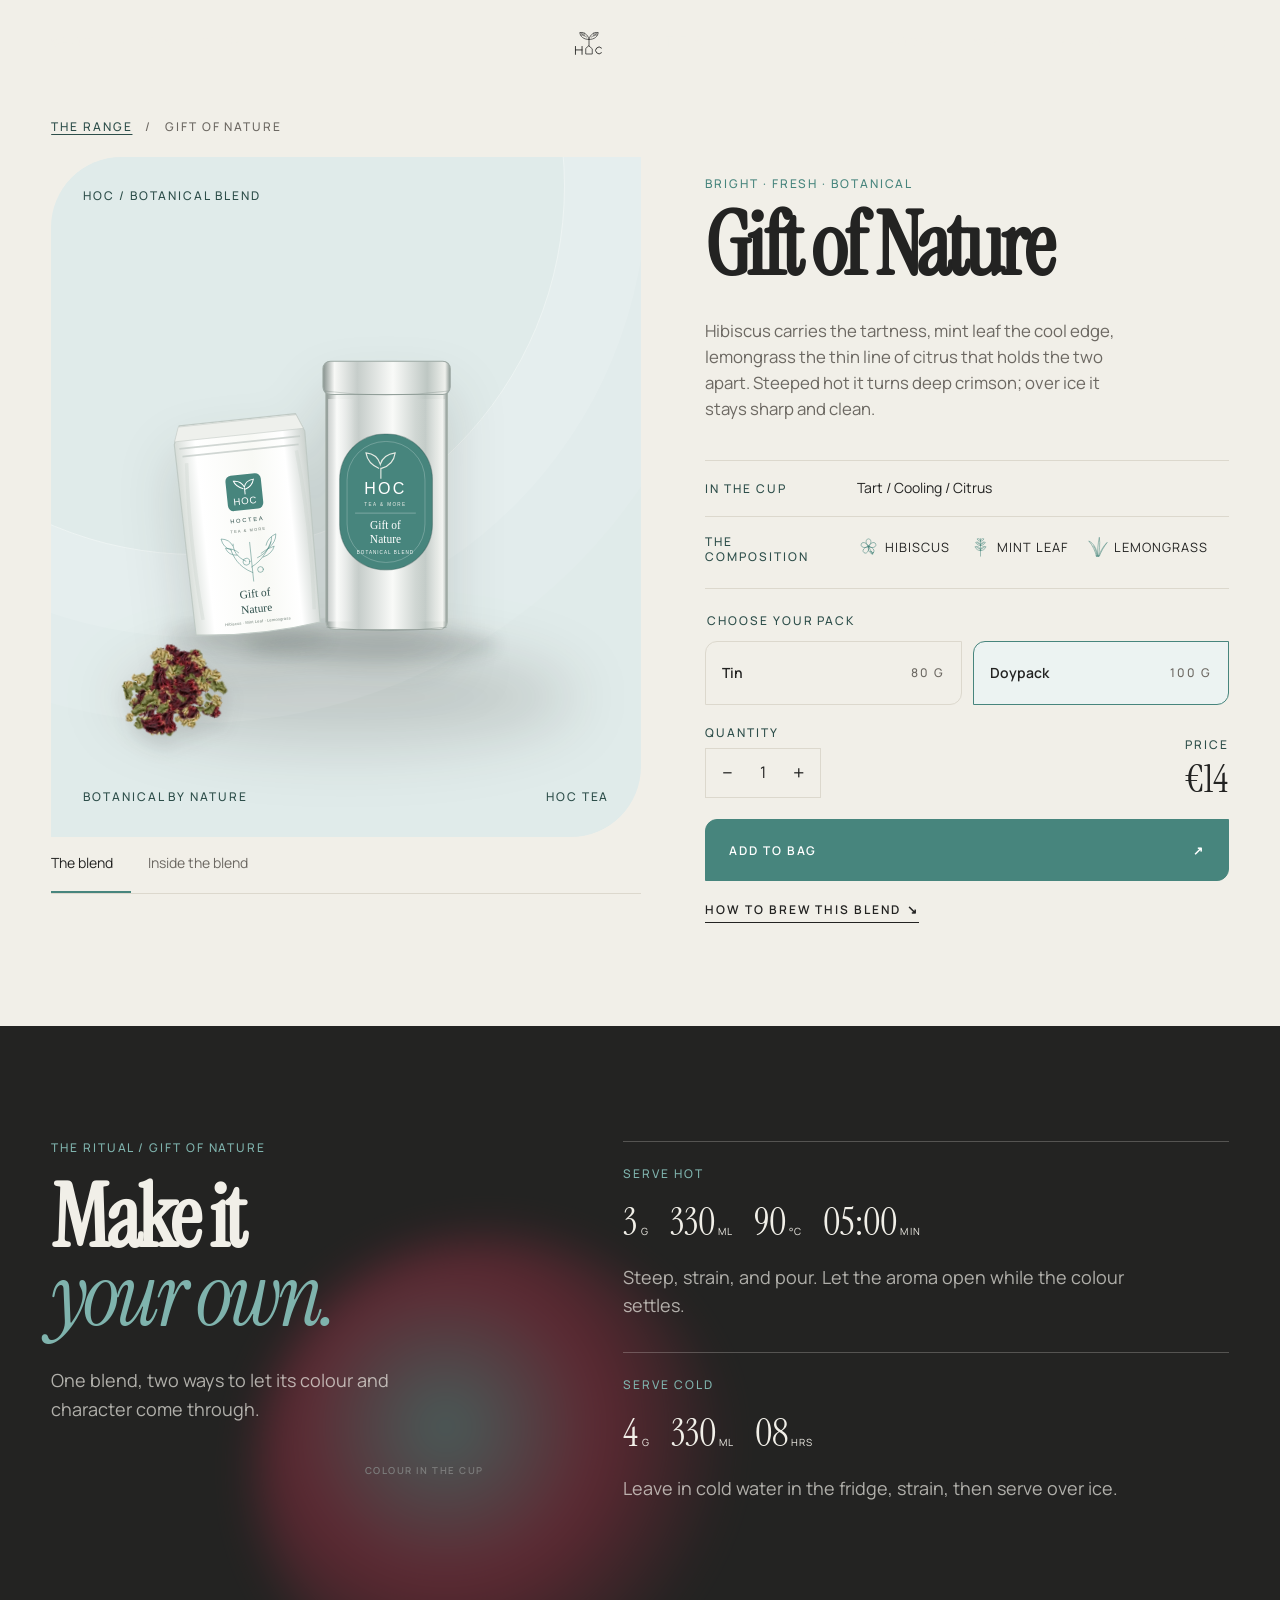
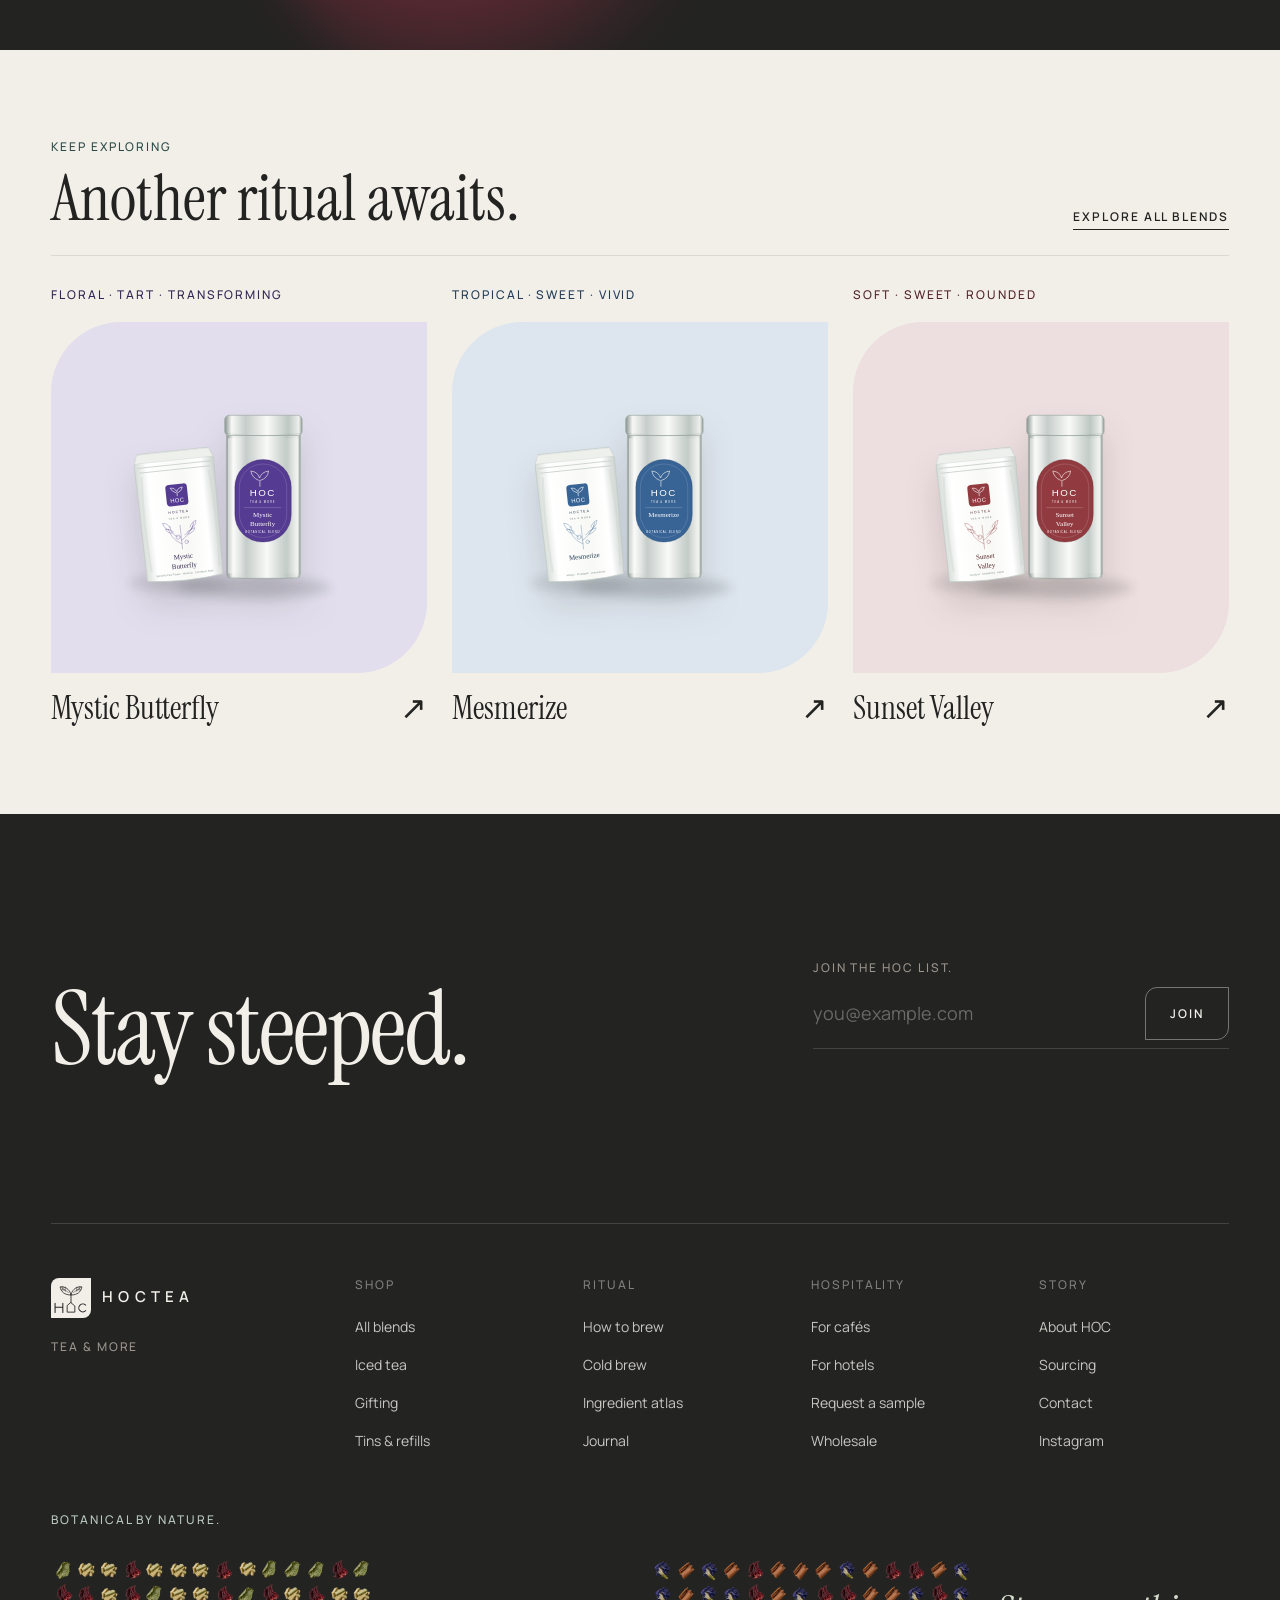
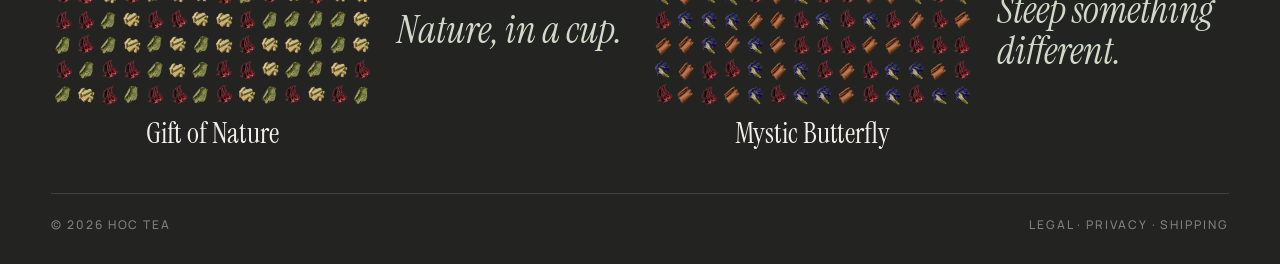
<file: products/gift-of-nature/index.html>
<!doctype html>
<html lang="en">
<head>
<meta charset="utf-8">
<meta name="viewport" content="width=device-width, initial-scale=1, viewport-fit=cover">
<title>Gift of Nature — HOC Tea</title>
<meta name="description" content="Bright · Fresh · Botanical. Hibiscus, Mint Leaf, Lemongrass. Discover Gift of Nature, how it tastes and how to brew it.">
<meta name="theme-color" content="#232322">
<link rel="preconnect" href="https://fonts.googleapis.com">
<link rel="preconnect" href="https://fonts.gstatic.com" crossorigin>
<link href="https://fonts.googleapis.com/css2?family=Instrument+Serif:ital@0;1&family=Manrope:wght@400;500;600&display=swap" rel="stylesheet">
<link rel="stylesheet" href="../../assets/css/hoc-core.css?v=9dc81688f6">
<link rel="stylesheet" href="../../assets/css/hoc-sections.css?v=5f044bbfbe">
<script>window.HOC = { assetBase: '../../' };</script>
<script>document.documentElement.classList.add('hoc-js');</script>
</head>
<body class="template-product">

  <a class="hoc-skip" href="../../#main">Skip to content</a>

  <header class="hoc-header" data-theme-mode="light" data-hoc="header">
    <div class="hoc-header__inner">
      <nav class="hoc-header__nav hoc-header__nav--start" aria-label="Primary">
        <a class="hoc-navlink" href="../../#range">Shop</a>
        <a class="hoc-navlink" href="../../#blends">Blends</a>
        <a class="hoc-navlink" href="../../#ritual">Ritual</a>
      </nav>

      <a class="hoc-header__brand hoc-lockup" href="../../#hero" aria-label="HOC Tea — home">
        <svg class="hoc-mark" viewBox="0 0 120 120" aria-hidden="true"><use href="#hoc-mark"></use></svg>
        <span class="hoc-lockup__word">Hoctea</span>
      </a>

      <nav class="hoc-header__nav hoc-header__nav--end" aria-label="Secondary">
        <a class="hoc-navlink" href="../../#hospitality">Horeca</a>
        <a class="hoc-navlink" href="../../#range">Search</a>
        <a class="hoc-navlink" href="../../#newsletter">Account</a>
        <button class="hoc-navlink hoc-bag" data-hoc="bag-open" aria-haspopup="dialog">
          Bag (<span class="hoc-bag__count" data-hoc="bag-count">0</span>)
        </button>
        <button class="hoc-burger" data-hoc="menu-toggle" aria-expanded="false"
                aria-controls="hoc-menu" aria-label="Menu"><span></span></button>
      </nav>
    </div>
  </header>

  <div class="hoc-menu" id="hoc-menu" data-hoc="menu" hidden>
    <nav class="hoc-menu__list" aria-label="Mobile">
      <a class="hoc-menu__link" href="../../#range">Shop</a>
      <a class="hoc-menu__link" href="../../#blends">Blends</a>
      <a class="hoc-menu__link" href="../../#ritual">Ritual</a>
      <a class="hoc-menu__link" href="../../#hospitality">Horeca</a>
    </nav>
    <div class="hoc-menu__foot hoc-micro">
      <a href="../../#newsletter">Account</a>
      <a href="../../#newsletter">Instagram</a>
      <a href="../../#newsletter">EN / TR</a>
    </div>
  </div>
<main id="main">
  <section class="hoc-section hoc-pdp" data-header-theme="dark" data-hoc="product-detail" style="--accent:#47857D;--accent-2:#7FB3AD;--accent-wash:#E0EBEA;--accent-ink:#2D4E4A;--liquid:#B4324B">
    <div class="hoc-wrap">
      <nav class="hoc-pdp__crumb hoc-micro" aria-label="Breadcrumb"><a href="../../#range">The range</a><span aria-hidden="true">/</span><span aria-current="page">Gift of Nature</span></nav>
      <div class="hoc-pdp__grid">
        <div class="hoc-pdp__gallery">
          <div class="hoc-pdp__stage hoc-shape--lg" data-pdp-stage>
            <div class="hoc-pdp__stage-label hoc-micro">HOC / BOTANICAL BLEND</div>
            <div class="hoc-pdp__scene" data-pdp-scene="pack">
              <img class="hoc-pdp__pack-image" src="../../assets/img/pack-duo-gift-of-nature.svg?v=b1b0dd8bed" width="700" height="640" alt="Gift of Nature tin and doypack" fetchpriority="high" decoding="async">
              <span class="hoc-pdp__raw-peek" aria-hidden="true"><img
        src="../../assets/img/pile-gift-of-nature.webp?v=ecd68be307"
        srcset="../../assets/img/pile-gift-of-nature-420.webp?v=6c2828f4b4 420w, ../../assets/img/pile-gift-of-nature-640.webp?v=566a571770 640w, ../../assets/img/pile-gift-of-nature-900.webp?v=ecd68be307 900w"
        sizes="12vw"
        width="640" height="640"
        alt=""
        loading="lazy" decoding="async"></span>
            </div>
            <div class="hoc-pdp__scene hoc-pdp__scene--raw" data-pdp-scene="raw" hidden><img
        src="../../assets/img/pile-gift-of-nature.webp?v=ecd68be307"
        srcset="../../assets/img/pile-gift-of-nature-420.webp?v=6c2828f4b4 420w, ../../assets/img/pile-gift-of-nature-640.webp?v=566a571770 640w, ../../assets/img/pile-gift-of-nature-900.webp?v=ecd68be307 900w"
        sizes="(max-width: 767px) 84vw, 42vw"
        width="640" height="640"
        alt="Loose Gift of Nature blend: Hibiscus, Mint Leaf, Lemongrass"
        loading="lazy" decoding="async"></div>
            <div class="hoc-pdp__stage-foot hoc-micro"><span>BOTANICAL BY NATURE</span><span>HOC TEA</span></div>
          </div>
          <div class="hoc-pdp__gallery-nav" role="group" aria-label="Product views">
            <button type="button" class="hoc-pdp__view is-active" data-pdp-view="pack" aria-pressed="true">The blend</button>
            <button type="button" class="hoc-pdp__view" data-pdp-view="raw" aria-pressed="false">Inside the blend</button>
          </div>
        </div>
        <div class="hoc-pdp__info">
          <p class="hoc-micro hoc-micro--accent">Bright · Fresh · Botanical</p>
          <h1 class="hoc-pdp__title">Gift of Nature</h1>
          <p class="hoc-pdp__lede">Hibiscus carries the tartness, mint leaf the cool edge, lemongrass the thin line of citrus that holds the two apart. Steeped hot it turns deep crimson; over ice it stays sharp and clean.</p>
          <div class="hoc-pdp__taste"><span class="hoc-micro">IN THE CUP</span><p>Tart  /  Cooling  /  Citrus</p></div>
          <div class="hoc-pdp__ingredients"><p class="hoc-micro">THE COMPOSITION</p><ul><li><svg class="hoc-bot" viewBox="0 0 100 100" aria-hidden="true"><use href="#b-hibiscus"></use></svg><span>Hibiscus</span></li><li><svg class="hoc-bot" viewBox="0 0 100 100" aria-hidden="true"><use href="#b-mint"></use></svg><span>Mint Leaf</span></li><li><svg class="hoc-bot" viewBox="0 0 100 100" aria-hidden="true"><use href="#b-lemongrass"></use></svg><span>Lemongrass</span></li></ul></div>
          <form class="hoc-pdp__form" data-pdp-form action="../../#range">
            <fieldset class="hoc-pdp__packaging"><legend class="hoc-micro">CHOOSE YOUR PACK</legend>
              <label class="hoc-pdp__option"><input type="radio" name="pack-gift-of-nature" value="tin" data-pdp-variant data-price="€18" ><span class="hoc-pdp__option-label">Tin</span><span class="hoc-micro">80 g</span></label><label class="hoc-pdp__option"><input type="radio" name="pack-gift-of-nature" value="doypack" data-pdp-variant data-price="€14" checked><span class="hoc-pdp__option-label">Doypack</span><span class="hoc-micro">100 g</span></label>
            </fieldset>
            <div class="hoc-pdp__purchase"><div class="hoc-pdp__qty"><label class="hoc-micro" for="qty-gift-of-nature">QUANTITY</label><div class="hoc-pdp__qty-control"><button type="button" data-pdp-qty="-1" aria-label="Decrease quantity">−</button><input id="qty-gift-of-nature" name="quantity" type="number" min="1" max="99" step="1" value="1" inputmode="numeric"><button type="button" data-pdp-qty="1" aria-label="Increase quantity">+</button></div></div><div class="hoc-pdp__price"><span class="hoc-micro">PRICE</span><strong data-pdp-price>€14</strong></div></div>
            <button class="hoc-btn hoc-btn--solid hoc-pdp__add" type="button" data-hoc="add" data-blend="gift-of-nature">Add to bag <span aria-hidden="true">↗</span></button>
          </form>
          <a class="hoc-pdp__ritual-link hoc-link" href="#product-ritual">How to brew this blend <span aria-hidden="true">↘</span></a>
        </div>
      </div>
    </div>
  </section>
  <section class="hoc-section hoc-pdp-ritual" id="product-ritual" data-header-theme="light" style="--accent:#47857D;--accent-2:#7FB3AD;--accent-wash:#E0EBEA;--accent-ink:#2D4E4A;--liquid:#B4324B">
    <div class="hoc-wrap hoc-pdp-ritual__inner">
      <div class="hoc-pdp-ritual__intro"><p class="hoc-micro">THE RITUAL / GIFT OF NATURE</p><h2>Make it<br><em>your own.</em></h2><p>One blend, two ways to let its colour and character come through.</p></div>
      <div class="hoc-pdp-ritual__recipes">
        <div class="hoc-pdp-ritual__recipe"><p class="hoc-micro">SERVE HOT</p><div><span>3<small>G</small></span><span>330<small>ML</small></span><span>90<small>°C</small></span><span>05:00<small>MIN</small></span></div><p>Steep, strain, and pour. Let the aroma open while the colour settles.</p></div>
        <div class="hoc-pdp-ritual__recipe"><p class="hoc-micro">SERVE COLD</p><div><span>4<small>G</small></span><span>330<small>ML</small></span><span>08<small>HRS</small></span></div><p>Leave in cold water in the fridge, strain, then serve over ice.</p></div>
      </div>
      <div class="hoc-pdp-ritual__colour" aria-hidden="true"><span></span><p>COLOUR IN THE CUP</p></div>
    </div>
  </section>
  <section class="hoc-section hoc-pdp-related" data-header-theme="dark"><div class="hoc-wrap"><div class="hoc-pdp-related__head"><div><p class="hoc-micro">KEEP EXPLORING</p><h2>Another ritual awaits.</h2></div><a class="hoc-link" href="../../#range">Explore all blends</a></div><div class="hoc-pdp-related__grid"><a class="hoc-pdp-related__item" href="../../products/mystic-butterfly/" style="--accent:#553B91;--accent-2:#8A75BD;--accent-wash:#E2DEED;--accent-ink:#342654;--liquid:#2B3A8F"><span class="hoc-micro">Floral · Tart · Transforming</span><span class="hoc-pdp-related__media"><img class="" src="../../assets/img/pack-duo-mystic-butterfly.svg?v=59b0119bf2" width="700" height="640" alt="Mystic Butterfly tin and doypack" loading="lazy" decoding="async"></span><span class="hoc-pdp-related__name">Mystic Butterfly <span aria-hidden="true">↗</span></span></a><a class="hoc-pdp-related__item" href="../../products/mesmerize/" style="--accent:#376395;--accent-2:#7196C1;--accent-wash:#DDE5EE;--accent-ink:#243C57;--liquid:#2F62A8"><span class="hoc-micro">Tropical · Sweet · Vivid</span><span class="hoc-pdp-related__media"><img class="" src="../../assets/img/pack-duo-mesmerize.svg?v=a02d63004e" width="700" height="640" alt="Mesmerize tin and doypack" loading="lazy" decoding="async"></span><span class="hoc-pdp-related__name">Mesmerize <span aria-hidden="true">↗</span></span></a><a class="hoc-pdp-related__item" href="../../products/sunset-valley/" style="--accent:#913B41;--accent-2:#BD7579;--accent-wash:#EDDEDF;--accent-ink:#542629;--liquid:#A8462F"><span class="hoc-micro">Soft · Sweet · Rounded</span><span class="hoc-pdp-related__media"><img class="" src="../../assets/img/pack-duo-sunset-valley.svg?v=2b1dcef6f1" width="700" height="640" alt="Sunset Valley tin and doypack" loading="lazy" decoding="async"></span><span class="hoc-pdp-related__name">Sunset Valley <span aria-hidden="true">↗</span></span></a></div></div></section>
</main>

    <section class="hoc-section hoc-news" id="newsletter" data-theme="ink"
             data-header-theme="light">
      <div class="hoc-wrap hoc-pad">
        <div class="hoc-news__inner">
          <h2 class="hoc-display-xl" data-split="lines">Stay steeped.</h2>
          <form class="hoc-news__form" data-hoc="newsletter" novalidate>
            <label class="hoc-micro" for="hoc-email">Join the HOC list.</label>
            <div class="hoc-news__field">
              <input id="hoc-email" name="email" type="email" autocomplete="email"
                     placeholder="you@example.com" required>
              <button class="hoc-btn" type="submit">Join</button>
            </div>
            <p class="hoc-news__msg hoc-micro" data-hoc="newsletter-msg" role="status"></p>
          </form>
        </div>
      </div>
    </section>

    <footer class="hoc-section hoc-footer" id="footer" data-theme="ink" data-header-theme="light">
      <div class="hoc-wrap">
        <div class="hoc-footer__grid">
          <div class="hoc-footer__brand">
            <a class="hoc-lockup" href="../../#hero" aria-label="HOC Tea — home">
              <svg class="hoc-mark" viewBox="0 0 120 120" aria-hidden="true"><use href="#hoc-mark"></use></svg>
              <span class="hoc-lockup__word">Hoctea</span>
            </a>
            <p class="hoc-micro hoc-footer__tag">Tea &amp; More</p>
          </div>

          <nav class="hoc-footer__col" aria-label="Shop">
            <p class="hoc-micro hoc-footer__h">Shop</p>
            <ul><li><a href="../../#range">All blends</a></li><li><a href="../../#range">Iced tea</a></li><li><a href="../../#range">Gifting</a></li><li><a href="../../#range">Tins &amp; refills</a></li></ul>
          </nav>
          <nav class="hoc-footer__col" aria-label="Ritual">
            <p class="hoc-micro hoc-footer__h">Ritual</p>
            <ul><li><a href="../../#range">How to brew</a></li><li><a href="../../#range">Cold brew</a></li><li><a href="../../#range">Ingredient atlas</a></li><li><a href="../../#range">Journal</a></li></ul>
          </nav>
          <nav class="hoc-footer__col" aria-label="Hospitality">
            <p class="hoc-micro hoc-footer__h">Hospitality</p>
            <ul><li><a href="../../#range">For cafés</a></li><li><a href="../../#range">For hotels</a></li><li><a href="../../#range">Request a sample</a></li><li><a href="../../#range">Wholesale</a></li></ul>
          </nav>
          <nav class="hoc-footer__col" aria-label="Story">
            <p class="hoc-micro hoc-footer__h">Story</p>
            <ul><li><a href="../../#range">About HOC</a></li><li><a href="../../#range">Sourcing</a></li><li><a href="../../#range">Contact</a></li><li><a href="../../#range">Instagram</a></li></ul>
          </nav>
        </div>

        <div class="hoc-current" data-hoc="footer-current" data-atlas="../../assets/img/botanical-atlas-petals.webp?v=d1b16089cf" aria-label="The HOC botanical collection">
          <div class="hoc-current__head hoc-micro">
            <p>Botanical by nature.</p>
            <button class="hoc-current__pause" type="button" data-current-pause aria-pressed="false" hidden>Pause flow</button>
          </div>
          <div class="hoc-current__viewport">
            <ul class="hoc-current__track">
              <li class="hoc-current__item" data-ingredients="Hibiscus|Mint Leaf|Lemongrass" data-seed="gift-of-nature">
                <a class="hoc-current__blend" href="../../products/gift-of-nature/">
                  <span class="hoc-current__media"><img
        src="../../assets/img/pile-gift-of-nature.webp?v=ecd68be307"
        srcset="../../assets/img/pile-gift-of-nature-420.webp?v=6c2828f4b4 420w, ../../assets/img/pile-gift-of-nature-640.webp?v=566a571770 640w, ../../assets/img/pile-gift-of-nature-900.webp?v=ecd68be307 900w"
        sizes="(max-width: 699px) 180px, 230px"
        width="640" height="640"
        alt=""
        loading="lazy" decoding="async"></span>
                  <span class="hoc-current__name">Gift of Nature</span>
                </a>
                <p class="hoc-current__saying">Nature, in a cup.</p>
              </li><li class="hoc-current__item" data-ingredients="Butterfly Pea Flower|Hibiscus|Cinnamon Stick" data-seed="mystic-butterfly">
                <a class="hoc-current__blend" href="../../products/mystic-butterfly/">
                  <span class="hoc-current__media"><img
        src="../../assets/img/pile-mystic-butterfly.webp?v=42630e2230"
        srcset="../../assets/img/pile-mystic-butterfly-420.webp?v=8edc1d8317 420w, ../../assets/img/pile-mystic-butterfly-640.webp?v=42e47a9c87 640w, ../../assets/img/pile-mystic-butterfly-900.webp?v=42630e2230 900w"
        sizes="(max-width: 699px) 180px, 230px"
        width="640" height="640"
        alt=""
        loading="lazy" decoding="async"></span>
                  <span class="hoc-current__name">Mystic Butterfly</span>
                </a>
                <p class="hoc-current__saying">Steep something different.</p>
              </li><li class="hoc-current__item" data-ingredients="Mango|Pineapple|Lemongrass|Butterfly Pea Flower" data-seed="mesmerize">
                <a class="hoc-current__blend" href="../../products/mesmerize/">
                  <span class="hoc-current__media"><img
        src="../../assets/img/pile-mesmerize.webp?v=3c16522329"
        srcset="../../assets/img/pile-mesmerize-420.webp?v=a94291ca96 420w, ../../assets/img/pile-mesmerize-640.webp?v=c556801266 640w, ../../assets/img/pile-mesmerize-900.webp?v=3c16522329 900w"
        sizes="(max-width: 699px) 180px, 230px"
        width="640" height="640"
        alt=""
        loading="lazy" decoding="async"></span>
                  <span class="hoc-current__name">Mesmerize</span>
                </a>
                <p class="hoc-current__saying">A ritual of your own.</p>
              </li><li class="hoc-current__item" data-ingredients="Rooibos|Strawberry|Apple|Bourbon Vanilla" data-seed="sunset-valley">
                <a class="hoc-current__blend" href="../../products/sunset-valley/">
                  <span class="hoc-current__media"><img
        src="../../assets/img/pile-sunset-valley.webp?v=7d27b155a1"
        srcset="../../assets/img/pile-sunset-valley-420.webp?v=864ba5d17c 420w, ../../assets/img/pile-sunset-valley-640.webp?v=b6e6c095d3 640w, ../../assets/img/pile-sunset-valley-900.webp?v=7d27b155a1 900w"
        sizes="(max-width: 699px) 180px, 230px"
        width="640" height="640"
        alt=""
        loading="lazy" decoding="async"></span>
                  <span class="hoc-current__name">Sunset Valley</span>
                </a>
                <p class="hoc-current__saying">Hot. Cold. HOC.</p>
              </li><li class="hoc-current__item" data-ingredients="Rooibos|Mango|Pineapple|Dried Ginger|Cinnamon Stick|Lemon Peel" data-seed="asian-breeze">
                <a class="hoc-current__blend" href="../../products/asian-breeze/">
                  <span class="hoc-current__media"><img
        src="../../assets/img/pile-asian-breeze.webp?v=751eab5773"
        srcset="../../assets/img/pile-asian-breeze-420.webp?v=124948781e 420w, ../../assets/img/pile-asian-breeze-640.webp?v=1bc66cf35b 640w, ../../assets/img/pile-asian-breeze-900.webp?v=751eab5773 900w"
        sizes="(max-width: 699px) 180px, 230px"
        width="640" height="640"
        alt=""
        loading="lazy" decoding="async"></span>
                  <span class="hoc-current__name">Asian Breeze</span>
                </a>
                <p class="hoc-current__saying">Colour your everyday.</p>
              </li><li class="hoc-current__item" data-ingredients="Oolong|Dried Rose|Hibiscus|Chamomile" data-seed="souls-rest">
                <a class="hoc-current__blend" href="../../products/souls-rest/">
                  <span class="hoc-current__media"><img
        src="../../assets/img/pile-souls-rest.webp?v=c03384b3da"
        srcset="../../assets/img/pile-souls-rest-420.webp?v=86b7b7a791 420w, ../../assets/img/pile-souls-rest-640.webp?v=3a8ae868c1 640w, ../../assets/img/pile-souls-rest-900.webp?v=c03384b3da 900w"
        sizes="(max-width: 699px) 180px, 230px"
        width="640" height="640"
        alt=""
        loading="lazy" decoding="async"></span>
                  <span class="hoc-current__name">Soul's Rest</span>
                </a>
                <p class="hoc-current__saying">Let nature flow.</p>
              </li><li class="hoc-current__item" data-ingredients="Green Tea|Lemongrass|Strawberry|Blackberry|Butterfly Pea Flower" data-seed="gold-skies">
                <a class="hoc-current__blend" href="../../products/gold-skies/">
                  <span class="hoc-current__media"><img
        src="../../assets/img/pile-gold-skies.webp?v=19c950d00d"
        srcset="../../assets/img/pile-gold-skies-420.webp?v=37b6445498 420w, ../../assets/img/pile-gold-skies-640.webp?v=113e82a796 640w, ../../assets/img/pile-gold-skies-900.webp?v=19c950d00d 900w"
        sizes="(max-width: 699px) 180px, 230px"
        width="640" height="640"
        alt=""
        loading="lazy" decoding="async"></span>
                  <span class="hoc-current__name">Gold Skies</span>
                </a>
                <p class="hoc-current__saying">Nature, in a cup.</p>
              </li><li class="hoc-current__item" data-ingredients="Jasmine|Pineapple|Hibiscus|White Tea|Cinnamon Stick" data-seed="pink-moon">
                <a class="hoc-current__blend" href="../../products/pink-moon/">
                  <span class="hoc-current__media"><img
        src="../../assets/img/pile-pink-moon.webp?v=0eb61fd2c5"
        srcset="../../assets/img/pile-pink-moon-420.webp?v=22166d043d 420w, ../../assets/img/pile-pink-moon-640.webp?v=a0f375b76f 640w, ../../assets/img/pile-pink-moon-900.webp?v=0eb61fd2c5 900w"
        sizes="(max-width: 699px) 180px, 230px"
        width="640" height="640"
        alt=""
        loading="lazy" decoding="async"></span>
                  <span class="hoc-current__name">Pink Moon</span>
                </a>
                <p class="hoc-current__saying">Steep something different.</p>
              </li><li class="hoc-current__item" data-ingredients="Jasmine|Chamomile|Lavender|Lemon Balm" data-seed="innerbloom">
                <a class="hoc-current__blend" href="../../products/innerbloom/">
                  <span class="hoc-current__media"><img
        src="../../assets/img/pile-innerbloom.webp?v=5feecddc57"
        srcset="../../assets/img/pile-innerbloom-420.webp?v=0d6bb9040d 420w, ../../assets/img/pile-innerbloom-640.webp?v=e09cdf4c2a 640w, ../../assets/img/pile-innerbloom-900.webp?v=5feecddc57 900w"
        sizes="(max-width: 699px) 180px, 230px"
        width="640" height="640"
        alt=""
        loading="lazy" decoding="async"></span>
                  <span class="hoc-current__name">Innerbloom</span>
                </a>
                <p class="hoc-current__saying">A ritual of your own.</p>
              </li><li class="hoc-current__item" data-ingredients="Strawberry|White Tea|Lemon Peel|Apple|Mango|Cinnamon Stick" data-seed="white-tea-melody">
                <a class="hoc-current__blend" href="../../products/white-tea-melody/">
                  <span class="hoc-current__media"><img
        src="../../assets/img/pile-white-tea-melody.webp?v=aacaaa13e7"
        srcset="../../assets/img/pile-white-tea-melody-420.webp?v=04be5cf67c 420w, ../../assets/img/pile-white-tea-melody-640.webp?v=0e9a3ecb80 640w, ../../assets/img/pile-white-tea-melody-900.webp?v=aacaaa13e7 900w"
        sizes="(max-width: 699px) 180px, 230px"
        width="640" height="640"
        alt=""
        loading="lazy" decoding="async"></span>
                  <span class="hoc-current__name">White Tea Melody</span>
                </a>
                <p class="hoc-current__saying">Hot. Cold. HOC.</p>
              </li><li class="hoc-current__item" data-ingredients="Passionflower|Apple|Lemongrass|Hibiscus|Blackberry" data-seed="reflection">
                <a class="hoc-current__blend" href="../../products/reflection/">
                  <span class="hoc-current__media"><img
        src="../../assets/img/pile-reflection.webp?v=409dec8773"
        srcset="../../assets/img/pile-reflection-420.webp?v=89dd859883 420w, ../../assets/img/pile-reflection-640.webp?v=ad648beffc 640w, ../../assets/img/pile-reflection-900.webp?v=409dec8773 900w"
        sizes="(max-width: 699px) 180px, 230px"
        width="640" height="640"
        alt=""
        loading="lazy" decoding="async"></span>
                  <span class="hoc-current__name">Reflection</span>
                </a>
                <p class="hoc-current__saying">Colour your everyday.</p>
              </li><li class="hoc-current__item" data-ingredients="Rooibos|Mate|Fresh Ginger|Strawberry|Orange Peel" data-seed="winter-tale">
                <a class="hoc-current__blend" href="../../products/winter-tale/">
                  <span class="hoc-current__media"><img
        src="../../assets/img/pile-winter-tale.webp?v=f223005500"
        srcset="../../assets/img/pile-winter-tale-420.webp?v=eccb94b7c0 420w, ../../assets/img/pile-winter-tale-640.webp?v=bbcdfa4990 640w, ../../assets/img/pile-winter-tale-900.webp?v=f223005500 900w"
        sizes="(max-width: 699px) 180px, 230px"
        width="640" height="640"
        alt=""
        loading="lazy" decoding="async"></span>
                  <span class="hoc-current__name">Winter Tale</span>
                </a>
                <p class="hoc-current__saying">Let nature flow.</p>
              </li><li class="hoc-current__item" data-ingredients="Apple|Mango|Rosehip|Fennel|Passionflower" data-seed="wintertide">
                <a class="hoc-current__blend" href="../../products/wintertide/">
                  <span class="hoc-current__media"><img
        src="../../assets/img/pile-wintertide.webp?v=b255bb89fb"
        srcset="../../assets/img/pile-wintertide-420.webp?v=50593f5f81 420w, ../../assets/img/pile-wintertide-640.webp?v=904b4d17e4 640w, ../../assets/img/pile-wintertide-900.webp?v=b255bb89fb 900w"
        sizes="(max-width: 699px) 180px, 230px"
        width="640" height="640"
        alt=""
        loading="lazy" decoding="async"></span>
                  <span class="hoc-current__name">Wintertide</span>
                </a>
                <p class="hoc-current__saying">Nature, in a cup.</p>
              </li><li class="hoc-current__item" data-ingredients="Apple|Cinnamon Stick|Hibiscus|Orange Peel" data-seed="bloomera">
                <a class="hoc-current__blend" href="../../products/bloomera/">
                  <span class="hoc-current__media"><img
        src="../../assets/img/pile-bloomera.webp?v=9e0e81fef8"
        srcset="../../assets/img/pile-bloomera-420.webp?v=d39bb382ac 420w, ../../assets/img/pile-bloomera-640.webp?v=17962d92d0 640w, ../../assets/img/pile-bloomera-900.webp?v=9e0e81fef8 900w"
        sizes="(max-width: 699px) 180px, 230px"
        width="640" height="640"
        alt=""
        loading="lazy" decoding="async"></span>
                  <span class="hoc-current__name">Bloomera</span>
                </a>
                <p class="hoc-current__saying">Steep something different.</p>
              </li>
            </ul>
          </div>
        </div>

        <div class="hoc-footer__legal hoc-micro">
          <p>&copy; 2026 HOC Tea</p>
          <p><a href="../../#newsletter">Legal</a> · <a href="../../#newsletter">Privacy</a> · <a href="../../#newsletter">Shipping</a></p>
        </div>
      </div>
    </footer>

  <div class="hoc-drawer" data-hoc="drawer" role="dialog" aria-modal="true"
       aria-label="Bag" hidden>
    <div class="hoc-drawer__scrim" data-hoc="drawer-close"></div>
    <div class="hoc-drawer__panel">
      <header class="hoc-drawer__head">
        <p class="hoc-micro">Your bag (<span data-hoc="bag-count">0</span>)</p>
        <button class="hoc-link" data-hoc="drawer-close">Close</button>
      </header>
      <div class="hoc-drawer__body" data-hoc="drawer-items">
        <p class="hoc-drawer__empty hoc-body">Nothing steeping yet.</p>
      </div>
      <footer class="hoc-drawer__foot">
        <div class="hoc-drawer__total hoc-micro">
          <span>Subtotal</span><span data-hoc="bag-total">€0</span>
        </div>
        <button class="hoc-btn hoc-btn--solid" data-hoc="checkout">Checkout</button>
      </footer>
    </div>
  </div>
<svg width="0" height="0" style="position:absolute" aria-hidden="true"><symbol id="hoc-mark" viewBox="0 0 120 120">
  <!-- HOC mark, traced from Logo/black-png.png.

       Plate: 120x120. Top-left and bottom-right rounded at 24 (20% of the
       side); top-right and bottom-left square. That asymmetry is the brand
       shape primitive reused across media frames, the cart drawer and CTAs (§4).

       Letter geometry is measured, not eyeballed: H stems sit at x 12.2 / 35.5,
       the tag runs x 48.5-71.5, the C is r12 about (95.5, 89.7), and every one
       of them spans y 75.7-103.7. -->
  <path class="hoc-mark__plate"
        d="M24 0 H120 V96 A24 24 0 0 1 96 120 H0 V24 A24 24 0 0 1 24 0 Z"
        fill="currentColor"/>
  <g class="hoc-mark__art" fill="none" stroke="var(--hoc-mark-ink, #F1EFE8)"
     stroke-linecap="round" stroke-linejoin="round">
    <!-- sprout: two leaves meeting at the stem head -->
    <g stroke-width="2.4">
      <path d="M59 51 C41 51 29 41 27.5 26.5 C42 25 55 33 59 47 Z"/>
      <path d="M61 51 C79 51 91 41 92.5 26.5 C78 25 65 33 61 47 Z"/>
    </g>
    <g stroke-width="1.5">
      <path d="M31 29 L52 43"/>
      <path d="M35.5 26 L35.5 35"/>
      <path d="M43 27.5 L43 39.5"/>
      <path d="M31.5 36 L41 36"/>
      <path d="M89 29 L68 43"/>
      <path d="M84.5 26 L84.5 35"/>
      <path d="M77 27.5 L77 39.5"/>
      <path d="M88.5 36 L79 36"/>
    </g>
    <!-- stem into the tag -->
    <path d="M60 51 V74" stroke-width="2.6"/>
    <!-- tag: the O of HOC -->
    <path d="M60 74.2 L71.5 84 V102.4 H48.5 V84 Z" stroke-width="2.6"/>
    <!-- H -->
    <path d="M12.2 75.7 V103.7 M12.2 88 H35.5 M35.5 75.7 V103.7" stroke-width="3.1"/>
    <!-- C -->
    <path d="M104 81.2 A12 12 0 1 0 104 98.2" stroke-width="3.1"/>
  </g>
</symbol></svg><svg xmlns="http://www.w3.org/2000/svg" style="display:none" aria-hidden="true">
<!-- ==========================================================================
     HOC TEA — botanical sprite.

     Single-stroke line art in the packaging illustration language. Every shape
     is an open or closed <path> with no fill, so GSAP DrawSVG can draw it on
     (§16, §22). viewBox is 100x100 for all symbols; stroke-width is set by the
     consumer via CSS so the same drawing works at 40px and at 400px.

     Production note §50: these are authored, not traced. When the packaging
     vectors arrive as AI/PDF, swap the <path> data — the ids and viewBox are
     the contract and nothing else has to change.
     ========================================================================== -->

<defs>
  <g id="b-petal-hibiscus">
    <path d="M50 50 C41 43 37 31 41 22 C44 15 56 15 59 22 C63 31 59 43 50 50 Z"/>
  </g>
</defs>

<symbol id="b-hibiscus" viewBox="0 0 100 100">
  <g fill="none" stroke="currentColor" stroke-linecap="round" stroke-linejoin="round">
    <use href="#b-petal-hibiscus" transform="rotate(0 50 50)"/>
    <use href="#b-petal-hibiscus" transform="rotate(72 50 50)"/>
    <use href="#b-petal-hibiscus" transform="rotate(144 50 50)"/>
    <use href="#b-petal-hibiscus" transform="rotate(216 50 50)"/>
    <use href="#b-petal-hibiscus" transform="rotate(288 50 50)"/>
    <!-- the long protruding staminal column hibiscus is known for -->
    <path d="M50 50 C56 61 61 70 65 79"/>
    <circle cx="66" cy="82" r="2"/>
    <circle cx="60.5" cy="72.5" r="1.5"/>
    <circle cx="70" cy="77" r="1.5"/>
    <circle cx="50" cy="50" r="3.4"/>
  </g>
</symbol>

<symbol id="b-mint" viewBox="0 0 100 100">
  <g fill="none" stroke="currentColor" stroke-linecap="round" stroke-linejoin="round">
    <path d="M50 92 C50 74 50 46 50 16"/>
    <path d="M50 68 C40 68 30 62 26 51 C36 47 47 53 50 62 Z"/>
    <path d="M50 68 C60 68 70 62 74 51 C64 47 53 53 50 62 Z"/>
    <path d="M50 46 C42 46 33 41 29 32 C38 28 47 33 50 41 Z"/>
    <path d="M50 46 C58 46 67 41 71 32 C62 28 53 33 50 41 Z"/>
    <path d="M50 27 C44 27 38 23 35 17 C42 14 48 18 50 23 Z"/>
    <path d="M50 27 C56 27 62 23 65 17 C58 14 52 18 50 23 Z"/>
    <path d="M33 53 l14 8 M36 34 l12 7 M67 53 l-14 8 M64 34 l-12 7"/>
  </g>
</symbol>

<symbol id="b-lemongrass" viewBox="0 0 100 100">
  <g fill="none" stroke="currentColor" stroke-linecap="round" stroke-linejoin="round">
    <path d="M46 94 C40 70 30 46 12 26 C34 36 46 60 50 88"/>
    <path d="M50 94 C50 66 52 38 58 10 C62 40 58 70 54 94"/>
    <path d="M54 94 C62 72 74 50 92 32 C76 54 66 72 58 92"/>
    <path d="M48 94 C46 78 42 62 33 48"/>
    <path d="M44 90 h14"/>
  </g>
</symbol>

<symbol id="b-butterfly-pea" viewBox="0 0 100 100">
  <g fill="none" stroke="currentColor" stroke-linecap="round" stroke-linejoin="round">
    <!-- Clitoria ternatea: one broad fan-shaped standard petal that narrows to
         the calyx, with the keel folded out below it. -->
    <path d="M50 74 C29 70 15 55 16 38 C30 24 70 24 84 38 C85 55 71 70 50 74 Z"/>
    <path d="M50 74 C47 60 46 46 48 33 M50 74 C53 60 54 46 52 33"/>
    <path d="M26 33 C33 45 40 58 46 70 M74 33 C67 45 60 58 54 70"/>
    <path d="M36 27 C40 42 43 57 47 72 M64 27 C60 42 57 57 53 72"/>
    <!-- calyx + keel -->
    <path d="M50 74 L50 84"/>
    <path d="M43 82 C46 89 54 89 57 82"/>
    <path d="M50 88 L50 96"/>
  </g>
</symbol>

<symbol id="b-cinnamon" viewBox="0 0 100 100">
  <g fill="none" stroke="currentColor" stroke-linecap="round" stroke-linejoin="round">
    <!-- a quill, seen slightly from above so the roll is visible -->
    <path d="M36 22 L40 84 C40 89 44 92 50 92 C56 92 60 89 60 84 L64 22"/>
    <path d="M50 14 C58 14 64 17 64 21 C64 25 58 28 50 28 C42 28 36 25 36 21 C36 17 42 14 50 14 Z"/>
    <path d="M44 21 C45 18 49 17 53 18 C56 19 57 21 55 22 C53 23 51 22 51 21"/>
    <path d="M46 28 L48 86 M56 27 L54 86" stroke-opacity=".7"/>
  </g>
</symbol>

<symbol id="b-mango" viewBox="0 0 100 100">
  <g fill="none" stroke="currentColor" stroke-linecap="round" stroke-linejoin="round">
    <path d="M62 22 C40 22 22 40 22 60 C22 76 34 86 50 86 C70 86 84 68 84 46 C84 32 76 22 62 22 Z"/>
    <path d="M62 22 C58 30 54 42 54 56"/>
    <path d="M62 22 C66 16 72 12 80 11 C79 18 74 22 68 23"/>
    <path d="M62 22 L62 12"/>
  </g>
</symbol>

<symbol id="b-pineapple" viewBox="0 0 100 100">
  <g fill="none" stroke="currentColor" stroke-linecap="round" stroke-linejoin="round">
    <path d="M50 36 C34 36 26 48 26 62 C26 78 36 90 50 90 C64 90 74 78 74 62 C74 48 66 36 50 36 Z"/>
    <path d="M31 50 L69 74 M31 66 L60 86 M40 42 L74 62 M69 50 L31 74 M69 66 L40 86 M60 42 L26 62"/>
    <path d="M50 36 C50 26 46 16 40 10 C48 12 52 20 52 30"/>
    <path d="M50 36 C52 26 58 16 66 12 C64 22 58 30 52 34"/>
    <path d="M50 36 C46 28 42 22 34 18 C38 26 42 32 47 36"/>
  </g>
</symbol>

<symbol id="b-strawberry" viewBox="0 0 100 100">
  <g fill="none" stroke="currentColor" stroke-linecap="round" stroke-linejoin="round">
    <path d="M50 90 C32 78 24 62 24 48 C24 36 34 30 44 34 C47 35 49 36 50 38 C51 36 53 35 56 34 C66 30 76 36 76 48 C76 62 68 78 50 90 Z"/>
    <path d="M50 34 L50 20"/>
    <path d="M50 26 C44 22 36 21 30 24 C34 30 42 32 48 30"/>
    <path d="M50 26 C56 22 64 21 70 24 C66 30 58 32 52 30"/>
    <path d="M38 48 h.01 M50 52 h.01 M62 48 h.01 M44 62 h.01 M56 62 h.01 M50 74 h.01"
          stroke-linecap="round" stroke-width="3"/>
  </g>
</symbol>

<symbol id="b-apple" viewBox="0 0 100 100">
  <g fill="none" stroke="currentColor" stroke-linecap="round" stroke-linejoin="round">
    <path d="M50 32 C44 26 34 26 28 34 C20 44 22 62 32 76 C38 84 44 86 50 82 C56 86 62 84 68 76 C78 62 80 44 72 34 C66 26 56 26 50 32 Z"/>
    <path d="M50 32 L50 16"/>
    <path d="M50 22 C56 14 66 12 74 14 C72 24 62 28 54 26"/>
  </g>
</symbol>

<symbol id="b-lavender" viewBox="0 0 100 100">
  <g fill="none" stroke="currentColor" stroke-linecap="round" stroke-linejoin="round">
    <path d="M50 94 L50 44"/>
    <path d="M50 44 C43 42 40 36 43 31 C46 27 52 28 53 33"/>
    <path d="M50 34 C43 32 40 26 43 21 C46 17 52 18 53 23"/>
    <path d="M50 24 C44 22 42 17 44 13 C47 9 52 10 53 15"/>
    <path d="M50 44 C57 42 60 36 57 31 C54 27 48 28 47 33"/>
    <path d="M50 34 C57 32 60 26 57 21 C54 17 48 18 47 23"/>
    <path d="M50 14 C51 10 50 6 48 4"/>
    <path d="M50 66 C42 66 36 62 33 55 C40 54 47 58 50 63"/>
    <path d="M50 66 C58 66 64 62 67 55 C60 54 53 58 50 63"/>
  </g>
</symbol>

<symbol id="b-chamomile" viewBox="0 0 100 100">
  <g fill="none" stroke="currentColor" stroke-linecap="round" stroke-linejoin="round">
    <g id="b-cham-petals">
      <path d="M50 38 C46 30 46 20 50 12 C54 20 54 30 50 38 Z" transform="rotate(0 50 46)"/>
      <path d="M50 38 C46 30 46 20 50 12 C54 20 54 30 50 38 Z" transform="rotate(45 50 46)"/>
      <path d="M50 38 C46 30 46 20 50 12 C54 20 54 30 50 38 Z" transform="rotate(90 50 46)"/>
      <path d="M50 38 C46 30 46 20 50 12 C54 20 54 30 50 38 Z" transform="rotate(135 50 46)"/>
      <path d="M50 38 C46 30 46 20 50 12 C54 20 54 30 50 38 Z" transform="rotate(180 50 46)"/>
      <path d="M50 38 C46 30 46 20 50 12 C54 20 54 30 50 38 Z" transform="rotate(225 50 46)"/>
      <path d="M50 38 C46 30 46 20 50 12 C54 20 54 30 50 38 Z" transform="rotate(270 50 46)"/>
      <path d="M50 38 C46 30 46 20 50 12 C54 20 54 30 50 38 Z" transform="rotate(315 50 46)"/>
    </g>
    <circle cx="50" cy="46" r="7.5"/>
    <path d="M50 80 L50 96 M50 86 C44 84 41 80 41 75 C46 75 49 78 50 82"/>
  </g>
</symbol>

<symbol id="b-ginger" viewBox="0 0 100 100">
  <g fill="none" stroke="currentColor" stroke-linecap="round" stroke-linejoin="round">
    <!-- rhizome: one long body with knuckles and two finger shoots -->
    <path d="M16 46 C12 38 17 30 26 30 C34 30 39 36 40 43
             C46 38 56 37 62 41 C70 34 82 36 86 44
             C90 52 85 61 76 61 C70 61 65 58 63 53
             C58 60 48 62 41 58 C38 66 30 69 23 65 C16 61 14 53 16 46 Z"/>
    <path d="M40 43 C41 48 41 54 41 58"/>
    <path d="M62 41 C62 46 62 50 63 53"/>
    <path d="M26 30 C25 24 27 18 32 15"/>
    <path d="M76 61 C79 67 79 74 76 80"/>
    <path d="M50 44 C50 48 50 52 49 56" stroke-opacity=".7"/>
  </g>
</symbol>

<symbol id="b-orange-peel" viewBox="0 0 100 100">
  <g fill="none" stroke="currentColor" stroke-linecap="round" stroke-linejoin="round">
    <path d="M78 16 C58 12 34 22 26 42 C18 62 28 84 48 88 C62 91 74 82 76 70 C78 58 70 48 58 48 C48 48 42 56 44 64 C46 71 54 74 59 70"/>
    <path d="M78 16 C68 20 60 26 54 34 C46 24 40 20 32 18"/>
  </g>
</symbol>

<symbol id="b-rooibos" viewBox="0 0 100 100">
  <g fill="none" stroke="currentColor" stroke-linecap="round" stroke-linejoin="round">
    <path d="M50 94 C50 70 52 44 58 16"/>
    <path d="M53 74 C44 70 34 66 24 66 M53 74 C60 66 68 60 78 56"/>
    <path d="M54 60 C45 56 36 51 28 48 M54 60 C61 52 70 46 80 42"/>
    <path d="M56 44 C48 40 40 35 33 31 M56 44 C63 37 71 31 80 27"/>
    <path d="M58 28 C52 24 46 20 41 17 M58 28 C64 22 71 17 78 14"/>
  </g>
</symbol>

<symbol id="b-rose" viewBox="0 0 100 100">
  <g fill="none" stroke="currentColor" stroke-linecap="round" stroke-linejoin="round">
    <path d="M50 20 C34 20 22 32 22 48 C22 64 34 76 50 76 C66 76 78 64 78 48 C78 32 66 20 50 20 Z"/>
    <path d="M50 32 C41 32 34 39 34 48 C34 57 41 64 50 64 C59 64 66 57 66 48"/>
    <path d="M50 42 C45 42 42 45 42 49 C42 53 45 56 50 56 C54 56 57 53 57 49"/>
    <path d="M28 36 C34 30 42 26 50 26 M72 60 C66 68 58 72 50 72"/>
    <path d="M50 76 L50 94 M50 84 C44 82 40 78 39 72 C45 72 49 76 50 80"/>
  </g>
</symbol>

<symbol id="b-blackberry" viewBox="0 0 100 100">
  <g fill="none" stroke="currentColor" stroke-linecap="round" stroke-linejoin="round">
    <circle cx="50" cy="34" r="9"/>
    <circle cx="36" cy="46" r="9"/>
    <circle cx="64" cy="46" r="9"/>
    <circle cx="43" cy="62" r="9"/>
    <circle cx="57" cy="62" r="9"/>
    <circle cx="50" cy="48" r="8"/>
    <path d="M50 25 L50 12"/>
    <path d="M50 18 C43 16 38 12 36 6 C44 6 49 10 51 15"/>
    <path d="M50 18 C57 16 62 12 64 6 C56 6 51 10 49 15"/>
  </g>
</symbol>

<!-- Decorative sprig used as the footer / manifesto ground mark §22 -->
<symbol id="b-sprig" viewBox="0 0 200 100">
  <g fill="none" stroke="currentColor" stroke-linecap="round" stroke-linejoin="round">
    <path d="M10 88 C50 84 96 68 128 42 C146 27 166 18 190 14"/>
    <path d="M52 80 C48 70 50 58 58 51 C64 58 63 71 56 79 Z"/>
    <path d="M78 70 C74 60 76 48 84 41 C90 48 89 61 82 69 Z"/>
    <path d="M104 56 C100 46 102 34 110 27 C116 34 115 47 108 55 Z"/>
    <path d="M130 40 C128 30 132 19 141 14 C145 22 142 34 134 39 Z"/>
    <path d="M40 84 C32 80 26 72 26 62 C34 64 40 72 41 81 Z"/>
    <path d="M66 74 C58 71 51 63 50 53 C58 55 65 62 67 71 Z"/>
    <path d="M92 62 C84 59 77 51 76 41 C84 43 91 50 93 59 Z"/>
    <circle cx="118" cy="49" r="3"/>
    <circle cx="150" cy="26" r="3"/>
    <circle cx="70" cy="80" r="3"/>
  </g>
</symbol>
<symbol id="b-branch" viewBox="0 0 900 100">
  <g fill="none" stroke="currentColor" stroke-linecap="round" stroke-linejoin="round">
    <path d="M8.0 78.0 Q22.7 77.9 37.5 77.7 Q52.2 77.5 66.9 77.4 Q81.7 77.2 96.4 77.0 Q111.1 76.7 125.9 76.4 Q140.6 76.1 155.3 75.8 Q170.1 75.4 184.8 74.9 Q199.5 74.4 214.3 73.9 Q229.0 73.3 243.7 72.7 Q258.5 72.0 273.2 71.2 Q287.9 70.4 302.7 69.5 Q317.4 68.6 332.1 67.6 Q346.9 66.6 361.6 65.5 Q376.3 64.4 391.1 63.2 Q405.8 62.0 420.5 60.8 Q435.3 59.5 450.0 58.2 Q464.7 56.8 479.5 55.5 Q494.2 54.1 508.9 52.7 Q523.7 51.3 538.4 50.0 Q553.1 48.6 567.9 47.2 Q582.6 45.8 597.3 44.5 Q612.1 43.2 626.8 41.9 Q641.5 40.6 656.3 39.4 Q671.0 38.2 685.7 37.0 Q700.5 35.9 715.2 34.9 Q729.9 33.9 744.7 32.9 Q759.4 32.0 774.1 31.2 Q788.9 30.4 803.6 29.6 Q818.3 29.0 833.1 28.3 Q847.8 27.8 862.5 27.2 Q877.3 26.8 892.0 26.3"/>
    <path d="M56.6 77.5 C61.0 85.8 65.8 89.1 69.3 86.4 C65.7 78.6 60.9 75.2 56.6 77.5 Z"/>
    <path d="M109.7 76.7 C115.3 65.4 121.7 60.6 126.5 64.3 C121.9 74.9 115.5 79.6 109.7 76.7 Z"/>
    <path d="M162.7 75.6 C166.8 83.0 171.2 86.0 174.4 83.5 C171.0 76.5 166.5 73.5 162.7 75.6 Z"/>
    <path d="M215.7 73.8 C218.4 68.1 221.5 65.7 224.0 67.5 C221.8 72.8 218.7 75.2 215.7 73.8 Z"/>
    <path d="M268.8 71.4 C274.3 80.9 280.2 84.7 284.1 81.2 C279.5 72.3 273.7 68.6 268.8 71.4 Z"/>
    <path d="M321.8 68.3 C326.6 57.3 332.5 52.5 337.2 55.7 C333.3 66.0 327.5 70.8 321.8 68.3 Z"/>
    <path d="M374.9 64.5 C378.6 70.5 382.3 72.8 384.8 70.5 C381.7 64.9 377.9 62.6 374.9 64.5 Z"/>
    <path d="M427.9 60.1 C430.7 53.4 434.2 50.4 437.1 52.3 C434.9 58.6 431.4 61.6 427.9 60.1 Z"/>
    <path d="M480.9 55.4 C487.5 65.7 494.2 69.5 498.4 65.5 C492.9 55.8 486.2 52.0 480.9 55.4 Z"/>
    <path d="M534.0 50.4 C538.0 40.5 543.0 36.1 547.3 38.8 C544.2 48.0 539.1 52.4 534.0 50.4 Z"/>
    <path d="M587.0 45.4 C590.3 50.6 593.7 52.6 595.8 50.6 C593.1 45.7 589.7 43.7 587.0 45.4 Z"/>
    <path d="M640.1 40.7 C643.4 32.5 647.7 28.9 651.2 31.2 C648.5 38.9 644.3 42.5 640.1 40.7 Z"/>
    <path d="M693.1 36.5 C699.7 47.3 706.6 51.4 711.1 47.4 C705.5 37.2 698.7 33.1 693.1 36.5 Z"/>
    <path d="M746.1 32.8 C749.8 24.6 754.1 21.0 757.7 23.4 C754.8 31.1 750.4 34.7 746.1 32.8 Z"/>
    <path d="M799.2 29.8 C802.3 35.2 805.5 37.2 807.7 35.3 C805.2 30.3 801.9 28.3 799.2 29.8 Z"/>
    <path d="M852.2 27.6 C856.7 18.0 862.0 14.0 866.1 16.9 C862.4 25.9 857.1 29.9 852.2 27.6 Z"/>
    <circle cx="177.3" cy="85.4" r="2.6"/>
    <circle cx="439.4" cy="50.3" r="2.6"/>
    <circle cx="715.5" cy="50.1" r="2.6"/>
  </g>
</symbol>
</svg>

<script src="../../assets/vendor/gsap.min.js?v=96c01b81f4"></script><script src="../../assets/vendor/ScrollTrigger.min.js?v=308219390e"></script><script src="../../assets/vendor/SplitText.min.js?v=5e519ea247"></script><script src="../../assets/vendor/CustomEase.min.js?v=1cb1622270"></script><script src="../../assets/vendor/DrawSVGPlugin.min.js?v=d8f70b87c1"></script><script src="../../assets/vendor/Flip.min.js?v=d2d2f30a87"></script><script src="../../assets/vendor/ScrambleTextPlugin.min.js?v=e9ce04a07d"></script><script src="../../assets/vendor/Observer.min.js?v=697c7e96ae"></script><script src="../../assets/vendor/lenis.min.js?v=804047c1d9"></script><script src="../../assets/vendor/embla-carousel.umd.js?v=f05b5dbfe3"></script>
<script src="../../assets/js/hoc-data.js?v=0457c02380"></script><script src="../../assets/js/hoc-core.js?v=49cd647a37"></script><script src="../../assets/js/hoc-botanicals.js?v=9645064dea"></script><script src="../../assets/js/hoc-webgl.js?v=5d4a3d1df4"></script><script src="../../assets/js/hoc-motion.js?v=e0873768ae"></script>
</body></html>
</file>
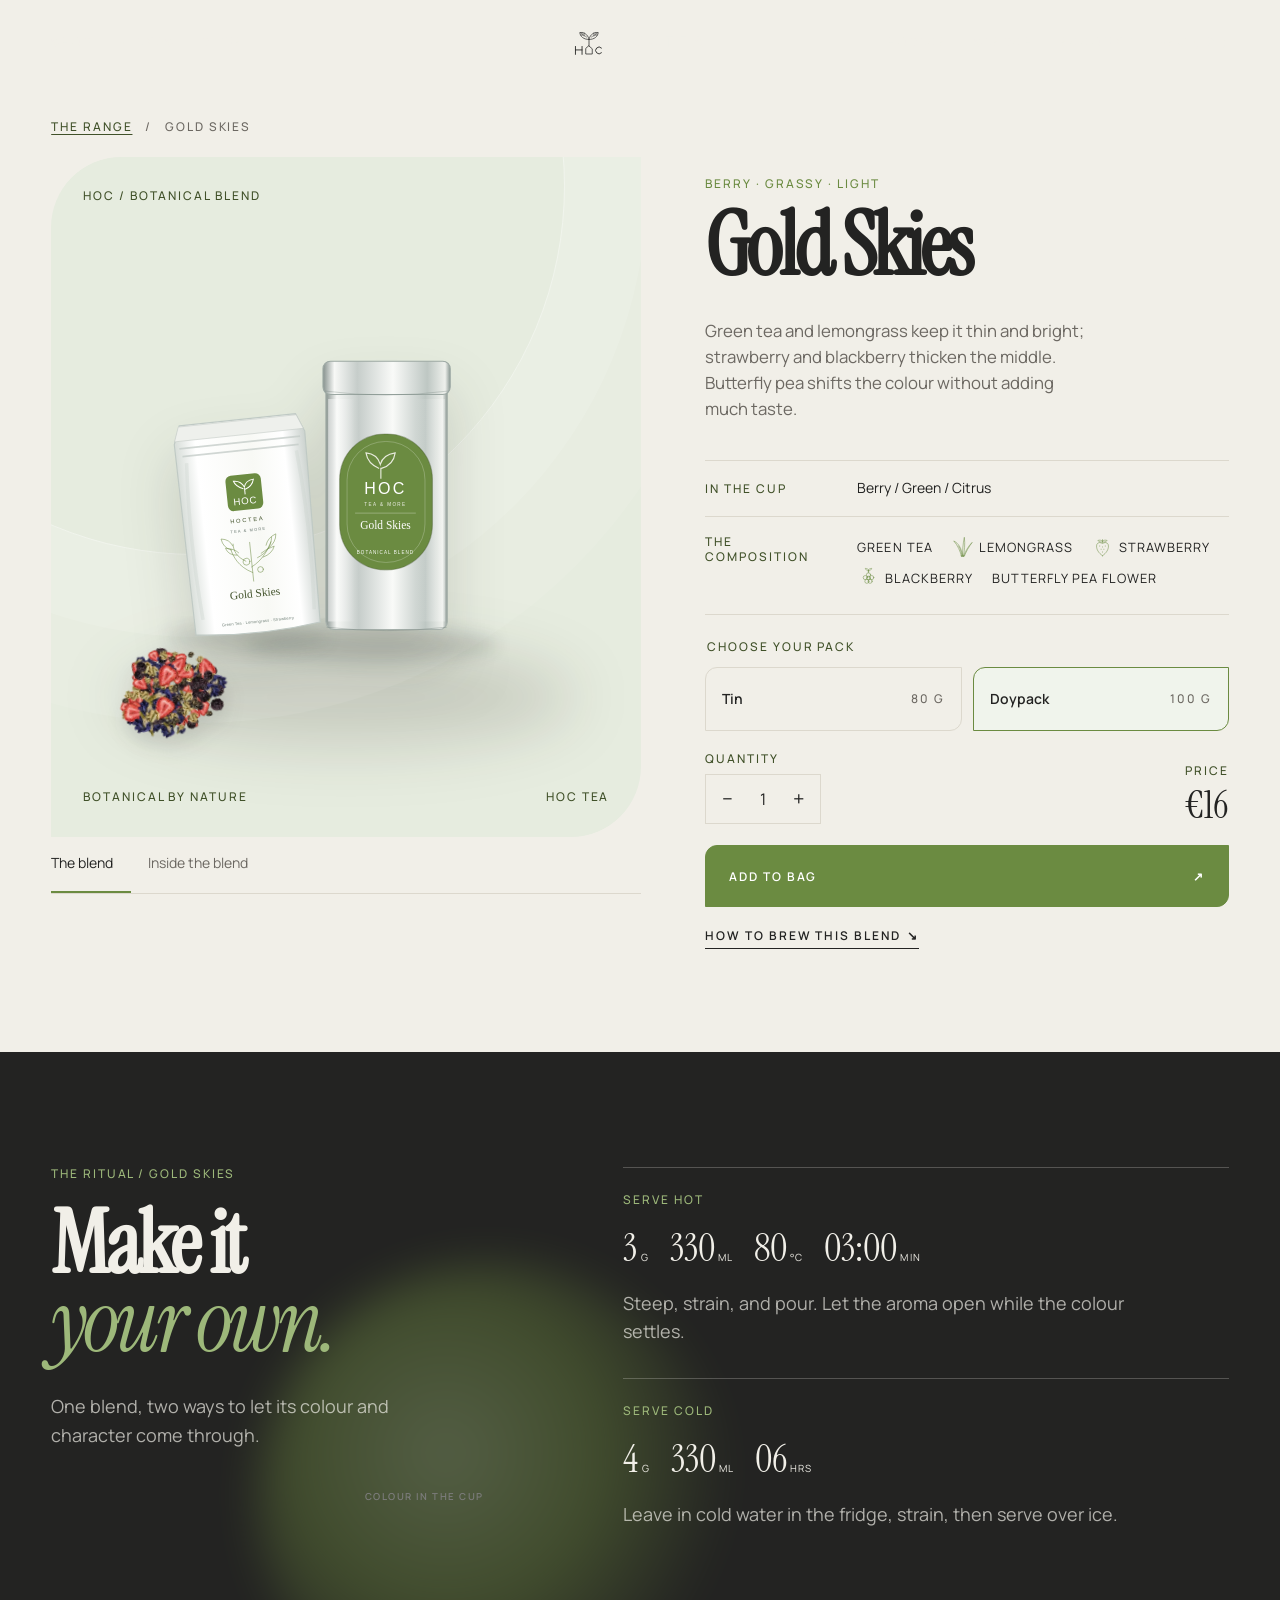
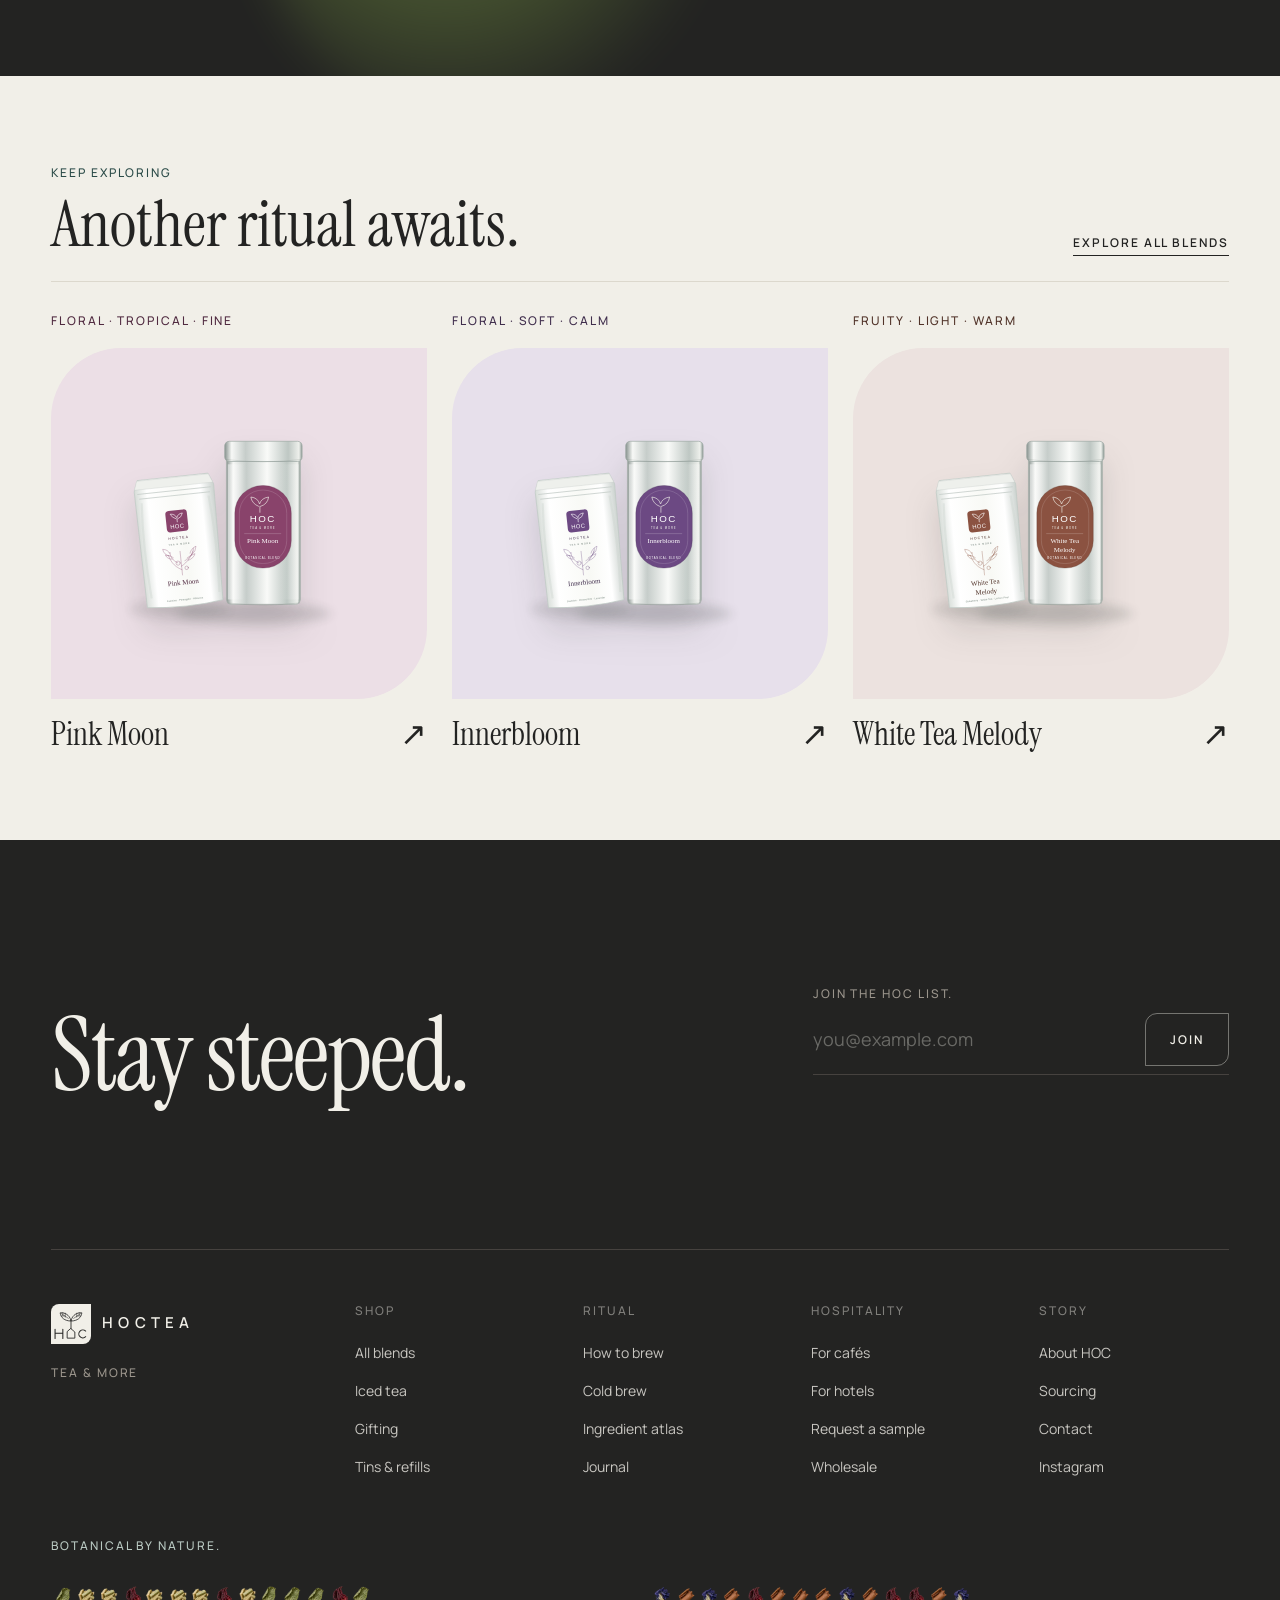
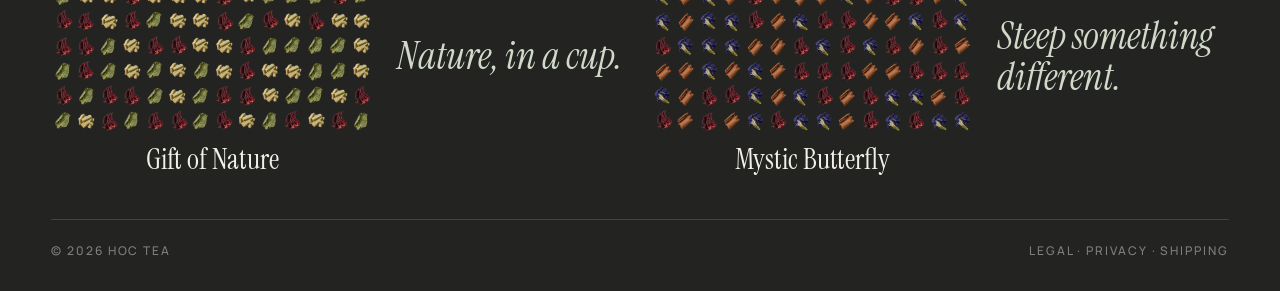
<file: products/gold-skies/index.html>
<!doctype html>
<html lang="en">
<head>
<meta charset="utf-8">
<meta name="viewport" content="width=device-width, initial-scale=1, viewport-fit=cover">
<title>Gold Skies — HOC Tea</title>
<meta name="description" content="Berry · Grassy · Light. Green Tea, Lemongrass, Strawberry, Blackberry, Butterfly Pea Flower. Discover Gold Skies, how it tastes and how to brew it.">
<meta name="theme-color" content="#232322">
<link rel="preconnect" href="https://fonts.googleapis.com">
<link rel="preconnect" href="https://fonts.gstatic.com" crossorigin>
<link href="https://fonts.googleapis.com/css2?family=Instrument+Serif:ital@0;1&family=Manrope:wght@400;500;600&display=swap" rel="stylesheet">
<link rel="stylesheet" href="../../assets/css/hoc-core.css?v=9dc81688f6">
<link rel="stylesheet" href="../../assets/css/hoc-sections.css?v=5f044bbfbe">
<script>window.HOC = { assetBase: '../../' };</script>
<script>document.documentElement.classList.add('hoc-js');</script>
</head>
<body class="template-product">

  <a class="hoc-skip" href="../../#main">Skip to content</a>

  <header class="hoc-header" data-theme-mode="light" data-hoc="header">
    <div class="hoc-header__inner">
      <nav class="hoc-header__nav hoc-header__nav--start" aria-label="Primary">
        <a class="hoc-navlink" href="../../#range">Shop</a>
        <a class="hoc-navlink" href="../../#blends">Blends</a>
        <a class="hoc-navlink" href="../../#ritual">Ritual</a>
      </nav>

      <a class="hoc-header__brand hoc-lockup" href="../../#hero" aria-label="HOC Tea — home">
        <svg class="hoc-mark" viewBox="0 0 120 120" aria-hidden="true"><use href="#hoc-mark"></use></svg>
        <span class="hoc-lockup__word">Hoctea</span>
      </a>

      <nav class="hoc-header__nav hoc-header__nav--end" aria-label="Secondary">
        <a class="hoc-navlink" href="../../#hospitality">Horeca</a>
        <a class="hoc-navlink" href="../../#range">Search</a>
        <a class="hoc-navlink" href="../../#newsletter">Account</a>
        <button class="hoc-navlink hoc-bag" data-hoc="bag-open" aria-haspopup="dialog">
          Bag (<span class="hoc-bag__count" data-hoc="bag-count">0</span>)
        </button>
        <button class="hoc-burger" data-hoc="menu-toggle" aria-expanded="false"
                aria-controls="hoc-menu" aria-label="Menu"><span></span></button>
      </nav>
    </div>
  </header>

  <div class="hoc-menu" id="hoc-menu" data-hoc="menu" hidden>
    <nav class="hoc-menu__list" aria-label="Mobile">
      <a class="hoc-menu__link" href="../../#range">Shop</a>
      <a class="hoc-menu__link" href="../../#blends">Blends</a>
      <a class="hoc-menu__link" href="../../#ritual">Ritual</a>
      <a class="hoc-menu__link" href="../../#hospitality">Horeca</a>
    </nav>
    <div class="hoc-menu__foot hoc-micro">
      <a href="../../#newsletter">Account</a>
      <a href="../../#newsletter">Instagram</a>
      <a href="../../#newsletter">EN / TR</a>
    </div>
  </div>
<main id="main">
  <section class="hoc-section hoc-pdp" data-header-theme="dark" data-hoc="product-detail" style="--accent:#6B8B41;--accent-2:#9DB87A;--accent-wash:#E6ECDF;--accent-ink:#405129;--liquid:#6E8A3F">
    <div class="hoc-wrap">
      <nav class="hoc-pdp__crumb hoc-micro" aria-label="Breadcrumb"><a href="../../#range">The range</a><span aria-hidden="true">/</span><span aria-current="page">Gold Skies</span></nav>
      <div class="hoc-pdp__grid">
        <div class="hoc-pdp__gallery">
          <div class="hoc-pdp__stage hoc-shape--lg" data-pdp-stage>
            <div class="hoc-pdp__stage-label hoc-micro">HOC / BOTANICAL BLEND</div>
            <div class="hoc-pdp__scene" data-pdp-scene="pack">
              <img class="hoc-pdp__pack-image" src="../../assets/img/pack-duo-gold-skies.svg?v=8f92f4b204" width="700" height="640" alt="Gold Skies tin and doypack" fetchpriority="high" decoding="async">
              <span class="hoc-pdp__raw-peek" aria-hidden="true"><img
        src="../../assets/img/pile-gold-skies.webp?v=19c950d00d"
        srcset="../../assets/img/pile-gold-skies-420.webp?v=37b6445498 420w, ../../assets/img/pile-gold-skies-640.webp?v=113e82a796 640w, ../../assets/img/pile-gold-skies-900.webp?v=19c950d00d 900w"
        sizes="12vw"
        width="640" height="640"
        alt=""
        loading="lazy" decoding="async"></span>
            </div>
            <div class="hoc-pdp__scene hoc-pdp__scene--raw" data-pdp-scene="raw" hidden><img
        src="../../assets/img/pile-gold-skies.webp?v=19c950d00d"
        srcset="../../assets/img/pile-gold-skies-420.webp?v=37b6445498 420w, ../../assets/img/pile-gold-skies-640.webp?v=113e82a796 640w, ../../assets/img/pile-gold-skies-900.webp?v=19c950d00d 900w"
        sizes="(max-width: 767px) 84vw, 42vw"
        width="640" height="640"
        alt="Loose Gold Skies blend: Green Tea, Lemongrass, Strawberry, Blackberry, Butterfly Pea Flower"
        loading="lazy" decoding="async"></div>
            <div class="hoc-pdp__stage-foot hoc-micro"><span>BOTANICAL BY NATURE</span><span>HOC TEA</span></div>
          </div>
          <div class="hoc-pdp__gallery-nav" role="group" aria-label="Product views">
            <button type="button" class="hoc-pdp__view is-active" data-pdp-view="pack" aria-pressed="true">The blend</button>
            <button type="button" class="hoc-pdp__view" data-pdp-view="raw" aria-pressed="false">Inside the blend</button>
          </div>
        </div>
        <div class="hoc-pdp__info">
          <p class="hoc-micro hoc-micro--accent">Berry · Grassy · Light</p>
          <h1 class="hoc-pdp__title">Gold Skies</h1>
          <p class="hoc-pdp__lede">Green tea and lemongrass keep it thin and bright; strawberry and blackberry thicken the middle. Butterfly pea shifts the colour without adding much taste.</p>
          <div class="hoc-pdp__taste"><span class="hoc-micro">IN THE CUP</span><p>Berry  /  Green  /  Citrus</p></div>
          <div class="hoc-pdp__ingredients"><p class="hoc-micro">THE COMPOSITION</p><ul><li><span>Green Tea</span></li><li><svg class="hoc-bot" viewBox="0 0 100 100" aria-hidden="true"><use href="#b-lemongrass"></use></svg><span>Lemongrass</span></li><li><svg class="hoc-bot" viewBox="0 0 100 100" aria-hidden="true"><use href="#b-strawberry"></use></svg><span>Strawberry</span></li><li><svg class="hoc-bot" viewBox="0 0 100 100" aria-hidden="true"><use href="#b-blackberry"></use></svg><span>Blackberry</span></li><li><span>Butterfly Pea Flower</span></li></ul></div>
          <form class="hoc-pdp__form" data-pdp-form action="../../#range">
            <fieldset class="hoc-pdp__packaging"><legend class="hoc-micro">CHOOSE YOUR PACK</legend>
              <label class="hoc-pdp__option"><input type="radio" name="pack-gold-skies" value="tin" data-pdp-variant data-price="€20" ><span class="hoc-pdp__option-label">Tin</span><span class="hoc-micro">80 g</span></label><label class="hoc-pdp__option"><input type="radio" name="pack-gold-skies" value="doypack" data-pdp-variant data-price="€16" checked><span class="hoc-pdp__option-label">Doypack</span><span class="hoc-micro">100 g</span></label>
            </fieldset>
            <div class="hoc-pdp__purchase"><div class="hoc-pdp__qty"><label class="hoc-micro" for="qty-gold-skies">QUANTITY</label><div class="hoc-pdp__qty-control"><button type="button" data-pdp-qty="-1" aria-label="Decrease quantity">−</button><input id="qty-gold-skies" name="quantity" type="number" min="1" max="99" step="1" value="1" inputmode="numeric"><button type="button" data-pdp-qty="1" aria-label="Increase quantity">+</button></div></div><div class="hoc-pdp__price"><span class="hoc-micro">PRICE</span><strong data-pdp-price>€16</strong></div></div>
            <button class="hoc-btn hoc-btn--solid hoc-pdp__add" type="button" data-hoc="add" data-blend="gold-skies">Add to bag <span aria-hidden="true">↗</span></button>
          </form>
          <a class="hoc-pdp__ritual-link hoc-link" href="#product-ritual">How to brew this blend <span aria-hidden="true">↘</span></a>
        </div>
      </div>
    </div>
  </section>
  <section class="hoc-section hoc-pdp-ritual" id="product-ritual" data-header-theme="light" style="--accent:#6B8B41;--accent-2:#9DB87A;--accent-wash:#E6ECDF;--accent-ink:#405129;--liquid:#6E8A3F">
    <div class="hoc-wrap hoc-pdp-ritual__inner">
      <div class="hoc-pdp-ritual__intro"><p class="hoc-micro">THE RITUAL / GOLD SKIES</p><h2>Make it<br><em>your own.</em></h2><p>One blend, two ways to let its colour and character come through.</p></div>
      <div class="hoc-pdp-ritual__recipes">
        <div class="hoc-pdp-ritual__recipe"><p class="hoc-micro">SERVE HOT</p><div><span>3<small>G</small></span><span>330<small>ML</small></span><span>80<small>°C</small></span><span>03:00<small>MIN</small></span></div><p>Steep, strain, and pour. Let the aroma open while the colour settles.</p></div>
        <div class="hoc-pdp-ritual__recipe"><p class="hoc-micro">SERVE COLD</p><div><span>4<small>G</small></span><span>330<small>ML</small></span><span>06<small>HRS</small></span></div><p>Leave in cold water in the fridge, strain, then serve over ice.</p></div>
      </div>
      <div class="hoc-pdp-ritual__colour" aria-hidden="true"><span></span><p>COLOUR IN THE CUP</p></div>
    </div>
  </section>
  <section class="hoc-section hoc-pdp-related" data-header-theme="dark"><div class="hoc-wrap"><div class="hoc-pdp-related__head"><div><p class="hoc-micro">KEEP EXPLORING</p><h2>Another ritual awaits.</h2></div><a class="hoc-link" href="../../#range">Explore all blends</a></div><div class="hoc-pdp-related__grid"><a class="hoc-pdp-related__item" href="../../products/pink-moon/" style="--accent:#89436B;--accent-2:#B67C9D;--accent-wash:#ECDFE6;--accent-ink:#502A40;--liquid:#B04E77"><span class="hoc-micro">Floral · Tropical · Fine</span><span class="hoc-pdp-related__media"><img class="" src="../../assets/img/pack-duo-pink-moon.svg?v=fbc04a851f" width="700" height="640" alt="Pink Moon tin and doypack" loading="lazy" decoding="async"></span><span class="hoc-pdp-related__name">Pink Moon <span aria-hidden="true">↗</span></span></a><a class="hoc-pdp-related__item" href="../../products/innerbloom/" style="--accent:#6C4983;--accent-2:#9E81B1;--accent-wash:#E7E0EB;--accent-ink:#402E4D;--liquid:#B9A44C"><span class="hoc-micro">Floral · Soft · Calm</span><span class="hoc-pdp-related__media"><img class="" src="../../assets/img/pack-duo-innerbloom.svg?v=c14239b605" width="700" height="640" alt="Innerbloom tin and doypack" loading="lazy" decoding="async"></span><span class="hoc-pdp-related__name">Innerbloom <span aria-hidden="true">↗</span></span></a><a class="hoc-pdp-related__item" href="../../products/white-tea-melody/" style="--accent:#8B5241;--accent-2:#B8887A;--accent-wash:#ECE2DF;--accent-ink:#513329;--liquid:#C06A4A"><span class="hoc-micro">Fruity · Light · Warm</span><span class="hoc-pdp-related__media"><img class="" src="../../assets/img/pack-duo-white-tea-melody.svg?v=88b434da3f" width="700" height="640" alt="White Tea Melody tin and doypack" loading="lazy" decoding="async"></span><span class="hoc-pdp-related__name">White Tea Melody <span aria-hidden="true">↗</span></span></a></div></div></section>
</main>

    <section class="hoc-section hoc-news" id="newsletter" data-theme="ink"
             data-header-theme="light">
      <div class="hoc-wrap hoc-pad">
        <div class="hoc-news__inner">
          <h2 class="hoc-display-xl" data-split="lines">Stay steeped.</h2>
          <form class="hoc-news__form" data-hoc="newsletter" novalidate>
            <label class="hoc-micro" for="hoc-email">Join the HOC list.</label>
            <div class="hoc-news__field">
              <input id="hoc-email" name="email" type="email" autocomplete="email"
                     placeholder="you@example.com" required>
              <button class="hoc-btn" type="submit">Join</button>
            </div>
            <p class="hoc-news__msg hoc-micro" data-hoc="newsletter-msg" role="status"></p>
          </form>
        </div>
      </div>
    </section>

    <footer class="hoc-section hoc-footer" id="footer" data-theme="ink" data-header-theme="light">
      <div class="hoc-wrap">
        <div class="hoc-footer__grid">
          <div class="hoc-footer__brand">
            <a class="hoc-lockup" href="../../#hero" aria-label="HOC Tea — home">
              <svg class="hoc-mark" viewBox="0 0 120 120" aria-hidden="true"><use href="#hoc-mark"></use></svg>
              <span class="hoc-lockup__word">Hoctea</span>
            </a>
            <p class="hoc-micro hoc-footer__tag">Tea &amp; More</p>
          </div>

          <nav class="hoc-footer__col" aria-label="Shop">
            <p class="hoc-micro hoc-footer__h">Shop</p>
            <ul><li><a href="../../#range">All blends</a></li><li><a href="../../#range">Iced tea</a></li><li><a href="../../#range">Gifting</a></li><li><a href="../../#range">Tins &amp; refills</a></li></ul>
          </nav>
          <nav class="hoc-footer__col" aria-label="Ritual">
            <p class="hoc-micro hoc-footer__h">Ritual</p>
            <ul><li><a href="../../#range">How to brew</a></li><li><a href="../../#range">Cold brew</a></li><li><a href="../../#range">Ingredient atlas</a></li><li><a href="../../#range">Journal</a></li></ul>
          </nav>
          <nav class="hoc-footer__col" aria-label="Hospitality">
            <p class="hoc-micro hoc-footer__h">Hospitality</p>
            <ul><li><a href="../../#range">For cafés</a></li><li><a href="../../#range">For hotels</a></li><li><a href="../../#range">Request a sample</a></li><li><a href="../../#range">Wholesale</a></li></ul>
          </nav>
          <nav class="hoc-footer__col" aria-label="Story">
            <p class="hoc-micro hoc-footer__h">Story</p>
            <ul><li><a href="../../#range">About HOC</a></li><li><a href="../../#range">Sourcing</a></li><li><a href="../../#range">Contact</a></li><li><a href="../../#range">Instagram</a></li></ul>
          </nav>
        </div>

        <div class="hoc-current" data-hoc="footer-current" data-atlas="../../assets/img/botanical-atlas-petals.webp?v=d1b16089cf" aria-label="The HOC botanical collection">
          <div class="hoc-current__head hoc-micro">
            <p>Botanical by nature.</p>
            <button class="hoc-current__pause" type="button" data-current-pause aria-pressed="false" hidden>Pause flow</button>
          </div>
          <div class="hoc-current__viewport">
            <ul class="hoc-current__track">
              <li class="hoc-current__item" data-ingredients="Hibiscus|Mint Leaf|Lemongrass" data-seed="gift-of-nature">
                <a class="hoc-current__blend" href="../../products/gift-of-nature/">
                  <span class="hoc-current__media"><img
        src="../../assets/img/pile-gift-of-nature.webp?v=ecd68be307"
        srcset="../../assets/img/pile-gift-of-nature-420.webp?v=6c2828f4b4 420w, ../../assets/img/pile-gift-of-nature-640.webp?v=566a571770 640w, ../../assets/img/pile-gift-of-nature-900.webp?v=ecd68be307 900w"
        sizes="(max-width: 699px) 180px, 230px"
        width="640" height="640"
        alt=""
        loading="lazy" decoding="async"></span>
                  <span class="hoc-current__name">Gift of Nature</span>
                </a>
                <p class="hoc-current__saying">Nature, in a cup.</p>
              </li><li class="hoc-current__item" data-ingredients="Butterfly Pea Flower|Hibiscus|Cinnamon Stick" data-seed="mystic-butterfly">
                <a class="hoc-current__blend" href="../../products/mystic-butterfly/">
                  <span class="hoc-current__media"><img
        src="../../assets/img/pile-mystic-butterfly.webp?v=42630e2230"
        srcset="../../assets/img/pile-mystic-butterfly-420.webp?v=8edc1d8317 420w, ../../assets/img/pile-mystic-butterfly-640.webp?v=42e47a9c87 640w, ../../assets/img/pile-mystic-butterfly-900.webp?v=42630e2230 900w"
        sizes="(max-width: 699px) 180px, 230px"
        width="640" height="640"
        alt=""
        loading="lazy" decoding="async"></span>
                  <span class="hoc-current__name">Mystic Butterfly</span>
                </a>
                <p class="hoc-current__saying">Steep something different.</p>
              </li><li class="hoc-current__item" data-ingredients="Mango|Pineapple|Lemongrass|Butterfly Pea Flower" data-seed="mesmerize">
                <a class="hoc-current__blend" href="../../products/mesmerize/">
                  <span class="hoc-current__media"><img
        src="../../assets/img/pile-mesmerize.webp?v=3c16522329"
        srcset="../../assets/img/pile-mesmerize-420.webp?v=a94291ca96 420w, ../../assets/img/pile-mesmerize-640.webp?v=c556801266 640w, ../../assets/img/pile-mesmerize-900.webp?v=3c16522329 900w"
        sizes="(max-width: 699px) 180px, 230px"
        width="640" height="640"
        alt=""
        loading="lazy" decoding="async"></span>
                  <span class="hoc-current__name">Mesmerize</span>
                </a>
                <p class="hoc-current__saying">A ritual of your own.</p>
              </li><li class="hoc-current__item" data-ingredients="Rooibos|Strawberry|Apple|Bourbon Vanilla" data-seed="sunset-valley">
                <a class="hoc-current__blend" href="../../products/sunset-valley/">
                  <span class="hoc-current__media"><img
        src="../../assets/img/pile-sunset-valley.webp?v=7d27b155a1"
        srcset="../../assets/img/pile-sunset-valley-420.webp?v=864ba5d17c 420w, ../../assets/img/pile-sunset-valley-640.webp?v=b6e6c095d3 640w, ../../assets/img/pile-sunset-valley-900.webp?v=7d27b155a1 900w"
        sizes="(max-width: 699px) 180px, 230px"
        width="640" height="640"
        alt=""
        loading="lazy" decoding="async"></span>
                  <span class="hoc-current__name">Sunset Valley</span>
                </a>
                <p class="hoc-current__saying">Hot. Cold. HOC.</p>
              </li><li class="hoc-current__item" data-ingredients="Rooibos|Mango|Pineapple|Dried Ginger|Cinnamon Stick|Lemon Peel" data-seed="asian-breeze">
                <a class="hoc-current__blend" href="../../products/asian-breeze/">
                  <span class="hoc-current__media"><img
        src="../../assets/img/pile-asian-breeze.webp?v=751eab5773"
        srcset="../../assets/img/pile-asian-breeze-420.webp?v=124948781e 420w, ../../assets/img/pile-asian-breeze-640.webp?v=1bc66cf35b 640w, ../../assets/img/pile-asian-breeze-900.webp?v=751eab5773 900w"
        sizes="(max-width: 699px) 180px, 230px"
        width="640" height="640"
        alt=""
        loading="lazy" decoding="async"></span>
                  <span class="hoc-current__name">Asian Breeze</span>
                </a>
                <p class="hoc-current__saying">Colour your everyday.</p>
              </li><li class="hoc-current__item" data-ingredients="Oolong|Dried Rose|Hibiscus|Chamomile" data-seed="souls-rest">
                <a class="hoc-current__blend" href="../../products/souls-rest/">
                  <span class="hoc-current__media"><img
        src="../../assets/img/pile-souls-rest.webp?v=c03384b3da"
        srcset="../../assets/img/pile-souls-rest-420.webp?v=86b7b7a791 420w, ../../assets/img/pile-souls-rest-640.webp?v=3a8ae868c1 640w, ../../assets/img/pile-souls-rest-900.webp?v=c03384b3da 900w"
        sizes="(max-width: 699px) 180px, 230px"
        width="640" height="640"
        alt=""
        loading="lazy" decoding="async"></span>
                  <span class="hoc-current__name">Soul's Rest</span>
                </a>
                <p class="hoc-current__saying">Let nature flow.</p>
              </li><li class="hoc-current__item" data-ingredients="Green Tea|Lemongrass|Strawberry|Blackberry|Butterfly Pea Flower" data-seed="gold-skies">
                <a class="hoc-current__blend" href="../../products/gold-skies/">
                  <span class="hoc-current__media"><img
        src="../../assets/img/pile-gold-skies.webp?v=19c950d00d"
        srcset="../../assets/img/pile-gold-skies-420.webp?v=37b6445498 420w, ../../assets/img/pile-gold-skies-640.webp?v=113e82a796 640w, ../../assets/img/pile-gold-skies-900.webp?v=19c950d00d 900w"
        sizes="(max-width: 699px) 180px, 230px"
        width="640" height="640"
        alt=""
        loading="lazy" decoding="async"></span>
                  <span class="hoc-current__name">Gold Skies</span>
                </a>
                <p class="hoc-current__saying">Nature, in a cup.</p>
              </li><li class="hoc-current__item" data-ingredients="Jasmine|Pineapple|Hibiscus|White Tea|Cinnamon Stick" data-seed="pink-moon">
                <a class="hoc-current__blend" href="../../products/pink-moon/">
                  <span class="hoc-current__media"><img
        src="../../assets/img/pile-pink-moon.webp?v=0eb61fd2c5"
        srcset="../../assets/img/pile-pink-moon-420.webp?v=22166d043d 420w, ../../assets/img/pile-pink-moon-640.webp?v=a0f375b76f 640w, ../../assets/img/pile-pink-moon-900.webp?v=0eb61fd2c5 900w"
        sizes="(max-width: 699px) 180px, 230px"
        width="640" height="640"
        alt=""
        loading="lazy" decoding="async"></span>
                  <span class="hoc-current__name">Pink Moon</span>
                </a>
                <p class="hoc-current__saying">Steep something different.</p>
              </li><li class="hoc-current__item" data-ingredients="Jasmine|Chamomile|Lavender|Lemon Balm" data-seed="innerbloom">
                <a class="hoc-current__blend" href="../../products/innerbloom/">
                  <span class="hoc-current__media"><img
        src="../../assets/img/pile-innerbloom.webp?v=5feecddc57"
        srcset="../../assets/img/pile-innerbloom-420.webp?v=0d6bb9040d 420w, ../../assets/img/pile-innerbloom-640.webp?v=e09cdf4c2a 640w, ../../assets/img/pile-innerbloom-900.webp?v=5feecddc57 900w"
        sizes="(max-width: 699px) 180px, 230px"
        width="640" height="640"
        alt=""
        loading="lazy" decoding="async"></span>
                  <span class="hoc-current__name">Innerbloom</span>
                </a>
                <p class="hoc-current__saying">A ritual of your own.</p>
              </li><li class="hoc-current__item" data-ingredients="Strawberry|White Tea|Lemon Peel|Apple|Mango|Cinnamon Stick" data-seed="white-tea-melody">
                <a class="hoc-current__blend" href="../../products/white-tea-melody/">
                  <span class="hoc-current__media"><img
        src="../../assets/img/pile-white-tea-melody.webp?v=aacaaa13e7"
        srcset="../../assets/img/pile-white-tea-melody-420.webp?v=04be5cf67c 420w, ../../assets/img/pile-white-tea-melody-640.webp?v=0e9a3ecb80 640w, ../../assets/img/pile-white-tea-melody-900.webp?v=aacaaa13e7 900w"
        sizes="(max-width: 699px) 180px, 230px"
        width="640" height="640"
        alt=""
        loading="lazy" decoding="async"></span>
                  <span class="hoc-current__name">White Tea Melody</span>
                </a>
                <p class="hoc-current__saying">Hot. Cold. HOC.</p>
              </li><li class="hoc-current__item" data-ingredients="Passionflower|Apple|Lemongrass|Hibiscus|Blackberry" data-seed="reflection">
                <a class="hoc-current__blend" href="../../products/reflection/">
                  <span class="hoc-current__media"><img
        src="../../assets/img/pile-reflection.webp?v=409dec8773"
        srcset="../../assets/img/pile-reflection-420.webp?v=89dd859883 420w, ../../assets/img/pile-reflection-640.webp?v=ad648beffc 640w, ../../assets/img/pile-reflection-900.webp?v=409dec8773 900w"
        sizes="(max-width: 699px) 180px, 230px"
        width="640" height="640"
        alt=""
        loading="lazy" decoding="async"></span>
                  <span class="hoc-current__name">Reflection</span>
                </a>
                <p class="hoc-current__saying">Colour your everyday.</p>
              </li><li class="hoc-current__item" data-ingredients="Rooibos|Mate|Fresh Ginger|Strawberry|Orange Peel" data-seed="winter-tale">
                <a class="hoc-current__blend" href="../../products/winter-tale/">
                  <span class="hoc-current__media"><img
        src="../../assets/img/pile-winter-tale.webp?v=f223005500"
        srcset="../../assets/img/pile-winter-tale-420.webp?v=eccb94b7c0 420w, ../../assets/img/pile-winter-tale-640.webp?v=bbcdfa4990 640w, ../../assets/img/pile-winter-tale-900.webp?v=f223005500 900w"
        sizes="(max-width: 699px) 180px, 230px"
        width="640" height="640"
        alt=""
        loading="lazy" decoding="async"></span>
                  <span class="hoc-current__name">Winter Tale</span>
                </a>
                <p class="hoc-current__saying">Let nature flow.</p>
              </li><li class="hoc-current__item" data-ingredients="Apple|Mango|Rosehip|Fennel|Passionflower" data-seed="wintertide">
                <a class="hoc-current__blend" href="../../products/wintertide/">
                  <span class="hoc-current__media"><img
        src="../../assets/img/pile-wintertide.webp?v=b255bb89fb"
        srcset="../../assets/img/pile-wintertide-420.webp?v=50593f5f81 420w, ../../assets/img/pile-wintertide-640.webp?v=904b4d17e4 640w, ../../assets/img/pile-wintertide-900.webp?v=b255bb89fb 900w"
        sizes="(max-width: 699px) 180px, 230px"
        width="640" height="640"
        alt=""
        loading="lazy" decoding="async"></span>
                  <span class="hoc-current__name">Wintertide</span>
                </a>
                <p class="hoc-current__saying">Nature, in a cup.</p>
              </li><li class="hoc-current__item" data-ingredients="Apple|Cinnamon Stick|Hibiscus|Orange Peel" data-seed="bloomera">
                <a class="hoc-current__blend" href="../../products/bloomera/">
                  <span class="hoc-current__media"><img
        src="../../assets/img/pile-bloomera.webp?v=9e0e81fef8"
        srcset="../../assets/img/pile-bloomera-420.webp?v=d39bb382ac 420w, ../../assets/img/pile-bloomera-640.webp?v=17962d92d0 640w, ../../assets/img/pile-bloomera-900.webp?v=9e0e81fef8 900w"
        sizes="(max-width: 699px) 180px, 230px"
        width="640" height="640"
        alt=""
        loading="lazy" decoding="async"></span>
                  <span class="hoc-current__name">Bloomera</span>
                </a>
                <p class="hoc-current__saying">Steep something different.</p>
              </li>
            </ul>
          </div>
        </div>

        <div class="hoc-footer__legal hoc-micro">
          <p>&copy; 2026 HOC Tea</p>
          <p><a href="../../#newsletter">Legal</a> · <a href="../../#newsletter">Privacy</a> · <a href="../../#newsletter">Shipping</a></p>
        </div>
      </div>
    </footer>

  <div class="hoc-drawer" data-hoc="drawer" role="dialog" aria-modal="true"
       aria-label="Bag" hidden>
    <div class="hoc-drawer__scrim" data-hoc="drawer-close"></div>
    <div class="hoc-drawer__panel">
      <header class="hoc-drawer__head">
        <p class="hoc-micro">Your bag (<span data-hoc="bag-count">0</span>)</p>
        <button class="hoc-link" data-hoc="drawer-close">Close</button>
      </header>
      <div class="hoc-drawer__body" data-hoc="drawer-items">
        <p class="hoc-drawer__empty hoc-body">Nothing steeping yet.</p>
      </div>
      <footer class="hoc-drawer__foot">
        <div class="hoc-drawer__total hoc-micro">
          <span>Subtotal</span><span data-hoc="bag-total">€0</span>
        </div>
        <button class="hoc-btn hoc-btn--solid" data-hoc="checkout">Checkout</button>
      </footer>
    </div>
  </div>
<svg width="0" height="0" style="position:absolute" aria-hidden="true"><symbol id="hoc-mark" viewBox="0 0 120 120">
  <!-- HOC mark, traced from Logo/black-png.png.

       Plate: 120x120. Top-left and bottom-right rounded at 24 (20% of the
       side); top-right and bottom-left square. That asymmetry is the brand
       shape primitive reused across media frames, the cart drawer and CTAs (§4).

       Letter geometry is measured, not eyeballed: H stems sit at x 12.2 / 35.5,
       the tag runs x 48.5-71.5, the C is r12 about (95.5, 89.7), and every one
       of them spans y 75.7-103.7. -->
  <path class="hoc-mark__plate"
        d="M24 0 H120 V96 A24 24 0 0 1 96 120 H0 V24 A24 24 0 0 1 24 0 Z"
        fill="currentColor"/>
  <g class="hoc-mark__art" fill="none" stroke="var(--hoc-mark-ink, #F1EFE8)"
     stroke-linecap="round" stroke-linejoin="round">
    <!-- sprout: two leaves meeting at the stem head -->
    <g stroke-width="2.4">
      <path d="M59 51 C41 51 29 41 27.5 26.5 C42 25 55 33 59 47 Z"/>
      <path d="M61 51 C79 51 91 41 92.5 26.5 C78 25 65 33 61 47 Z"/>
    </g>
    <g stroke-width="1.5">
      <path d="M31 29 L52 43"/>
      <path d="M35.5 26 L35.5 35"/>
      <path d="M43 27.5 L43 39.5"/>
      <path d="M31.5 36 L41 36"/>
      <path d="M89 29 L68 43"/>
      <path d="M84.5 26 L84.5 35"/>
      <path d="M77 27.5 L77 39.5"/>
      <path d="M88.5 36 L79 36"/>
    </g>
    <!-- stem into the tag -->
    <path d="M60 51 V74" stroke-width="2.6"/>
    <!-- tag: the O of HOC -->
    <path d="M60 74.2 L71.5 84 V102.4 H48.5 V84 Z" stroke-width="2.6"/>
    <!-- H -->
    <path d="M12.2 75.7 V103.7 M12.2 88 H35.5 M35.5 75.7 V103.7" stroke-width="3.1"/>
    <!-- C -->
    <path d="M104 81.2 A12 12 0 1 0 104 98.2" stroke-width="3.1"/>
  </g>
</symbol></svg><svg xmlns="http://www.w3.org/2000/svg" style="display:none" aria-hidden="true">
<!-- ==========================================================================
     HOC TEA — botanical sprite.

     Single-stroke line art in the packaging illustration language. Every shape
     is an open or closed <path> with no fill, so GSAP DrawSVG can draw it on
     (§16, §22). viewBox is 100x100 for all symbols; stroke-width is set by the
     consumer via CSS so the same drawing works at 40px and at 400px.

     Production note §50: these are authored, not traced. When the packaging
     vectors arrive as AI/PDF, swap the <path> data — the ids and viewBox are
     the contract and nothing else has to change.
     ========================================================================== -->

<defs>
  <g id="b-petal-hibiscus">
    <path d="M50 50 C41 43 37 31 41 22 C44 15 56 15 59 22 C63 31 59 43 50 50 Z"/>
  </g>
</defs>

<symbol id="b-hibiscus" viewBox="0 0 100 100">
  <g fill="none" stroke="currentColor" stroke-linecap="round" stroke-linejoin="round">
    <use href="#b-petal-hibiscus" transform="rotate(0 50 50)"/>
    <use href="#b-petal-hibiscus" transform="rotate(72 50 50)"/>
    <use href="#b-petal-hibiscus" transform="rotate(144 50 50)"/>
    <use href="#b-petal-hibiscus" transform="rotate(216 50 50)"/>
    <use href="#b-petal-hibiscus" transform="rotate(288 50 50)"/>
    <!-- the long protruding staminal column hibiscus is known for -->
    <path d="M50 50 C56 61 61 70 65 79"/>
    <circle cx="66" cy="82" r="2"/>
    <circle cx="60.5" cy="72.5" r="1.5"/>
    <circle cx="70" cy="77" r="1.5"/>
    <circle cx="50" cy="50" r="3.4"/>
  </g>
</symbol>

<symbol id="b-mint" viewBox="0 0 100 100">
  <g fill="none" stroke="currentColor" stroke-linecap="round" stroke-linejoin="round">
    <path d="M50 92 C50 74 50 46 50 16"/>
    <path d="M50 68 C40 68 30 62 26 51 C36 47 47 53 50 62 Z"/>
    <path d="M50 68 C60 68 70 62 74 51 C64 47 53 53 50 62 Z"/>
    <path d="M50 46 C42 46 33 41 29 32 C38 28 47 33 50 41 Z"/>
    <path d="M50 46 C58 46 67 41 71 32 C62 28 53 33 50 41 Z"/>
    <path d="M50 27 C44 27 38 23 35 17 C42 14 48 18 50 23 Z"/>
    <path d="M50 27 C56 27 62 23 65 17 C58 14 52 18 50 23 Z"/>
    <path d="M33 53 l14 8 M36 34 l12 7 M67 53 l-14 8 M64 34 l-12 7"/>
  </g>
</symbol>

<symbol id="b-lemongrass" viewBox="0 0 100 100">
  <g fill="none" stroke="currentColor" stroke-linecap="round" stroke-linejoin="round">
    <path d="M46 94 C40 70 30 46 12 26 C34 36 46 60 50 88"/>
    <path d="M50 94 C50 66 52 38 58 10 C62 40 58 70 54 94"/>
    <path d="M54 94 C62 72 74 50 92 32 C76 54 66 72 58 92"/>
    <path d="M48 94 C46 78 42 62 33 48"/>
    <path d="M44 90 h14"/>
  </g>
</symbol>

<symbol id="b-butterfly-pea" viewBox="0 0 100 100">
  <g fill="none" stroke="currentColor" stroke-linecap="round" stroke-linejoin="round">
    <!-- Clitoria ternatea: one broad fan-shaped standard petal that narrows to
         the calyx, with the keel folded out below it. -->
    <path d="M50 74 C29 70 15 55 16 38 C30 24 70 24 84 38 C85 55 71 70 50 74 Z"/>
    <path d="M50 74 C47 60 46 46 48 33 M50 74 C53 60 54 46 52 33"/>
    <path d="M26 33 C33 45 40 58 46 70 M74 33 C67 45 60 58 54 70"/>
    <path d="M36 27 C40 42 43 57 47 72 M64 27 C60 42 57 57 53 72"/>
    <!-- calyx + keel -->
    <path d="M50 74 L50 84"/>
    <path d="M43 82 C46 89 54 89 57 82"/>
    <path d="M50 88 L50 96"/>
  </g>
</symbol>

<symbol id="b-cinnamon" viewBox="0 0 100 100">
  <g fill="none" stroke="currentColor" stroke-linecap="round" stroke-linejoin="round">
    <!-- a quill, seen slightly from above so the roll is visible -->
    <path d="M36 22 L40 84 C40 89 44 92 50 92 C56 92 60 89 60 84 L64 22"/>
    <path d="M50 14 C58 14 64 17 64 21 C64 25 58 28 50 28 C42 28 36 25 36 21 C36 17 42 14 50 14 Z"/>
    <path d="M44 21 C45 18 49 17 53 18 C56 19 57 21 55 22 C53 23 51 22 51 21"/>
    <path d="M46 28 L48 86 M56 27 L54 86" stroke-opacity=".7"/>
  </g>
</symbol>

<symbol id="b-mango" viewBox="0 0 100 100">
  <g fill="none" stroke="currentColor" stroke-linecap="round" stroke-linejoin="round">
    <path d="M62 22 C40 22 22 40 22 60 C22 76 34 86 50 86 C70 86 84 68 84 46 C84 32 76 22 62 22 Z"/>
    <path d="M62 22 C58 30 54 42 54 56"/>
    <path d="M62 22 C66 16 72 12 80 11 C79 18 74 22 68 23"/>
    <path d="M62 22 L62 12"/>
  </g>
</symbol>

<symbol id="b-pineapple" viewBox="0 0 100 100">
  <g fill="none" stroke="currentColor" stroke-linecap="round" stroke-linejoin="round">
    <path d="M50 36 C34 36 26 48 26 62 C26 78 36 90 50 90 C64 90 74 78 74 62 C74 48 66 36 50 36 Z"/>
    <path d="M31 50 L69 74 M31 66 L60 86 M40 42 L74 62 M69 50 L31 74 M69 66 L40 86 M60 42 L26 62"/>
    <path d="M50 36 C50 26 46 16 40 10 C48 12 52 20 52 30"/>
    <path d="M50 36 C52 26 58 16 66 12 C64 22 58 30 52 34"/>
    <path d="M50 36 C46 28 42 22 34 18 C38 26 42 32 47 36"/>
  </g>
</symbol>

<symbol id="b-strawberry" viewBox="0 0 100 100">
  <g fill="none" stroke="currentColor" stroke-linecap="round" stroke-linejoin="round">
    <path d="M50 90 C32 78 24 62 24 48 C24 36 34 30 44 34 C47 35 49 36 50 38 C51 36 53 35 56 34 C66 30 76 36 76 48 C76 62 68 78 50 90 Z"/>
    <path d="M50 34 L50 20"/>
    <path d="M50 26 C44 22 36 21 30 24 C34 30 42 32 48 30"/>
    <path d="M50 26 C56 22 64 21 70 24 C66 30 58 32 52 30"/>
    <path d="M38 48 h.01 M50 52 h.01 M62 48 h.01 M44 62 h.01 M56 62 h.01 M50 74 h.01"
          stroke-linecap="round" stroke-width="3"/>
  </g>
</symbol>

<symbol id="b-apple" viewBox="0 0 100 100">
  <g fill="none" stroke="currentColor" stroke-linecap="round" stroke-linejoin="round">
    <path d="M50 32 C44 26 34 26 28 34 C20 44 22 62 32 76 C38 84 44 86 50 82 C56 86 62 84 68 76 C78 62 80 44 72 34 C66 26 56 26 50 32 Z"/>
    <path d="M50 32 L50 16"/>
    <path d="M50 22 C56 14 66 12 74 14 C72 24 62 28 54 26"/>
  </g>
</symbol>

<symbol id="b-lavender" viewBox="0 0 100 100">
  <g fill="none" stroke="currentColor" stroke-linecap="round" stroke-linejoin="round">
    <path d="M50 94 L50 44"/>
    <path d="M50 44 C43 42 40 36 43 31 C46 27 52 28 53 33"/>
    <path d="M50 34 C43 32 40 26 43 21 C46 17 52 18 53 23"/>
    <path d="M50 24 C44 22 42 17 44 13 C47 9 52 10 53 15"/>
    <path d="M50 44 C57 42 60 36 57 31 C54 27 48 28 47 33"/>
    <path d="M50 34 C57 32 60 26 57 21 C54 17 48 18 47 23"/>
    <path d="M50 14 C51 10 50 6 48 4"/>
    <path d="M50 66 C42 66 36 62 33 55 C40 54 47 58 50 63"/>
    <path d="M50 66 C58 66 64 62 67 55 C60 54 53 58 50 63"/>
  </g>
</symbol>

<symbol id="b-chamomile" viewBox="0 0 100 100">
  <g fill="none" stroke="currentColor" stroke-linecap="round" stroke-linejoin="round">
    <g id="b-cham-petals">
      <path d="M50 38 C46 30 46 20 50 12 C54 20 54 30 50 38 Z" transform="rotate(0 50 46)"/>
      <path d="M50 38 C46 30 46 20 50 12 C54 20 54 30 50 38 Z" transform="rotate(45 50 46)"/>
      <path d="M50 38 C46 30 46 20 50 12 C54 20 54 30 50 38 Z" transform="rotate(90 50 46)"/>
      <path d="M50 38 C46 30 46 20 50 12 C54 20 54 30 50 38 Z" transform="rotate(135 50 46)"/>
      <path d="M50 38 C46 30 46 20 50 12 C54 20 54 30 50 38 Z" transform="rotate(180 50 46)"/>
      <path d="M50 38 C46 30 46 20 50 12 C54 20 54 30 50 38 Z" transform="rotate(225 50 46)"/>
      <path d="M50 38 C46 30 46 20 50 12 C54 20 54 30 50 38 Z" transform="rotate(270 50 46)"/>
      <path d="M50 38 C46 30 46 20 50 12 C54 20 54 30 50 38 Z" transform="rotate(315 50 46)"/>
    </g>
    <circle cx="50" cy="46" r="7.5"/>
    <path d="M50 80 L50 96 M50 86 C44 84 41 80 41 75 C46 75 49 78 50 82"/>
  </g>
</symbol>

<symbol id="b-ginger" viewBox="0 0 100 100">
  <g fill="none" stroke="currentColor" stroke-linecap="round" stroke-linejoin="round">
    <!-- rhizome: one long body with knuckles and two finger shoots -->
    <path d="M16 46 C12 38 17 30 26 30 C34 30 39 36 40 43
             C46 38 56 37 62 41 C70 34 82 36 86 44
             C90 52 85 61 76 61 C70 61 65 58 63 53
             C58 60 48 62 41 58 C38 66 30 69 23 65 C16 61 14 53 16 46 Z"/>
    <path d="M40 43 C41 48 41 54 41 58"/>
    <path d="M62 41 C62 46 62 50 63 53"/>
    <path d="M26 30 C25 24 27 18 32 15"/>
    <path d="M76 61 C79 67 79 74 76 80"/>
    <path d="M50 44 C50 48 50 52 49 56" stroke-opacity=".7"/>
  </g>
</symbol>

<symbol id="b-orange-peel" viewBox="0 0 100 100">
  <g fill="none" stroke="currentColor" stroke-linecap="round" stroke-linejoin="round">
    <path d="M78 16 C58 12 34 22 26 42 C18 62 28 84 48 88 C62 91 74 82 76 70 C78 58 70 48 58 48 C48 48 42 56 44 64 C46 71 54 74 59 70"/>
    <path d="M78 16 C68 20 60 26 54 34 C46 24 40 20 32 18"/>
  </g>
</symbol>

<symbol id="b-rooibos" viewBox="0 0 100 100">
  <g fill="none" stroke="currentColor" stroke-linecap="round" stroke-linejoin="round">
    <path d="M50 94 C50 70 52 44 58 16"/>
    <path d="M53 74 C44 70 34 66 24 66 M53 74 C60 66 68 60 78 56"/>
    <path d="M54 60 C45 56 36 51 28 48 M54 60 C61 52 70 46 80 42"/>
    <path d="M56 44 C48 40 40 35 33 31 M56 44 C63 37 71 31 80 27"/>
    <path d="M58 28 C52 24 46 20 41 17 M58 28 C64 22 71 17 78 14"/>
  </g>
</symbol>

<symbol id="b-rose" viewBox="0 0 100 100">
  <g fill="none" stroke="currentColor" stroke-linecap="round" stroke-linejoin="round">
    <path d="M50 20 C34 20 22 32 22 48 C22 64 34 76 50 76 C66 76 78 64 78 48 C78 32 66 20 50 20 Z"/>
    <path d="M50 32 C41 32 34 39 34 48 C34 57 41 64 50 64 C59 64 66 57 66 48"/>
    <path d="M50 42 C45 42 42 45 42 49 C42 53 45 56 50 56 C54 56 57 53 57 49"/>
    <path d="M28 36 C34 30 42 26 50 26 M72 60 C66 68 58 72 50 72"/>
    <path d="M50 76 L50 94 M50 84 C44 82 40 78 39 72 C45 72 49 76 50 80"/>
  </g>
</symbol>

<symbol id="b-blackberry" viewBox="0 0 100 100">
  <g fill="none" stroke="currentColor" stroke-linecap="round" stroke-linejoin="round">
    <circle cx="50" cy="34" r="9"/>
    <circle cx="36" cy="46" r="9"/>
    <circle cx="64" cy="46" r="9"/>
    <circle cx="43" cy="62" r="9"/>
    <circle cx="57" cy="62" r="9"/>
    <circle cx="50" cy="48" r="8"/>
    <path d="M50 25 L50 12"/>
    <path d="M50 18 C43 16 38 12 36 6 C44 6 49 10 51 15"/>
    <path d="M50 18 C57 16 62 12 64 6 C56 6 51 10 49 15"/>
  </g>
</symbol>

<!-- Decorative sprig used as the footer / manifesto ground mark §22 -->
<symbol id="b-sprig" viewBox="0 0 200 100">
  <g fill="none" stroke="currentColor" stroke-linecap="round" stroke-linejoin="round">
    <path d="M10 88 C50 84 96 68 128 42 C146 27 166 18 190 14"/>
    <path d="M52 80 C48 70 50 58 58 51 C64 58 63 71 56 79 Z"/>
    <path d="M78 70 C74 60 76 48 84 41 C90 48 89 61 82 69 Z"/>
    <path d="M104 56 C100 46 102 34 110 27 C116 34 115 47 108 55 Z"/>
    <path d="M130 40 C128 30 132 19 141 14 C145 22 142 34 134 39 Z"/>
    <path d="M40 84 C32 80 26 72 26 62 C34 64 40 72 41 81 Z"/>
    <path d="M66 74 C58 71 51 63 50 53 C58 55 65 62 67 71 Z"/>
    <path d="M92 62 C84 59 77 51 76 41 C84 43 91 50 93 59 Z"/>
    <circle cx="118" cy="49" r="3"/>
    <circle cx="150" cy="26" r="3"/>
    <circle cx="70" cy="80" r="3"/>
  </g>
</symbol>
<symbol id="b-branch" viewBox="0 0 900 100">
  <g fill="none" stroke="currentColor" stroke-linecap="round" stroke-linejoin="round">
    <path d="M8.0 78.0 Q22.7 77.9 37.5 77.7 Q52.2 77.5 66.9 77.4 Q81.7 77.2 96.4 77.0 Q111.1 76.7 125.9 76.4 Q140.6 76.1 155.3 75.8 Q170.1 75.4 184.8 74.9 Q199.5 74.4 214.3 73.9 Q229.0 73.3 243.7 72.7 Q258.5 72.0 273.2 71.2 Q287.9 70.4 302.7 69.5 Q317.4 68.6 332.1 67.6 Q346.9 66.6 361.6 65.5 Q376.3 64.4 391.1 63.2 Q405.8 62.0 420.5 60.8 Q435.3 59.5 450.0 58.2 Q464.7 56.8 479.5 55.5 Q494.2 54.1 508.9 52.7 Q523.7 51.3 538.4 50.0 Q553.1 48.6 567.9 47.2 Q582.6 45.8 597.3 44.5 Q612.1 43.2 626.8 41.9 Q641.5 40.6 656.3 39.4 Q671.0 38.2 685.7 37.0 Q700.5 35.9 715.2 34.9 Q729.9 33.9 744.7 32.9 Q759.4 32.0 774.1 31.2 Q788.9 30.4 803.6 29.6 Q818.3 29.0 833.1 28.3 Q847.8 27.8 862.5 27.2 Q877.3 26.8 892.0 26.3"/>
    <path d="M56.6 77.5 C61.0 85.8 65.8 89.1 69.3 86.4 C65.7 78.6 60.9 75.2 56.6 77.5 Z"/>
    <path d="M109.7 76.7 C115.3 65.4 121.7 60.6 126.5 64.3 C121.9 74.9 115.5 79.6 109.7 76.7 Z"/>
    <path d="M162.7 75.6 C166.8 83.0 171.2 86.0 174.4 83.5 C171.0 76.5 166.5 73.5 162.7 75.6 Z"/>
    <path d="M215.7 73.8 C218.4 68.1 221.5 65.7 224.0 67.5 C221.8 72.8 218.7 75.2 215.7 73.8 Z"/>
    <path d="M268.8 71.4 C274.3 80.9 280.2 84.7 284.1 81.2 C279.5 72.3 273.7 68.6 268.8 71.4 Z"/>
    <path d="M321.8 68.3 C326.6 57.3 332.5 52.5 337.2 55.7 C333.3 66.0 327.5 70.8 321.8 68.3 Z"/>
    <path d="M374.9 64.5 C378.6 70.5 382.3 72.8 384.8 70.5 C381.7 64.9 377.9 62.6 374.9 64.5 Z"/>
    <path d="M427.9 60.1 C430.7 53.4 434.2 50.4 437.1 52.3 C434.9 58.6 431.4 61.6 427.9 60.1 Z"/>
    <path d="M480.9 55.4 C487.5 65.7 494.2 69.5 498.4 65.5 C492.9 55.8 486.2 52.0 480.9 55.4 Z"/>
    <path d="M534.0 50.4 C538.0 40.5 543.0 36.1 547.3 38.8 C544.2 48.0 539.1 52.4 534.0 50.4 Z"/>
    <path d="M587.0 45.4 C590.3 50.6 593.7 52.6 595.8 50.6 C593.1 45.7 589.7 43.7 587.0 45.4 Z"/>
    <path d="M640.1 40.7 C643.4 32.5 647.7 28.9 651.2 31.2 C648.5 38.9 644.3 42.5 640.1 40.7 Z"/>
    <path d="M693.1 36.5 C699.7 47.3 706.6 51.4 711.1 47.4 C705.5 37.2 698.7 33.1 693.1 36.5 Z"/>
    <path d="M746.1 32.8 C749.8 24.6 754.1 21.0 757.7 23.4 C754.8 31.1 750.4 34.7 746.1 32.8 Z"/>
    <path d="M799.2 29.8 C802.3 35.2 805.5 37.2 807.7 35.3 C805.2 30.3 801.9 28.3 799.2 29.8 Z"/>
    <path d="M852.2 27.6 C856.7 18.0 862.0 14.0 866.1 16.9 C862.4 25.9 857.1 29.9 852.2 27.6 Z"/>
    <circle cx="177.3" cy="85.4" r="2.6"/>
    <circle cx="439.4" cy="50.3" r="2.6"/>
    <circle cx="715.5" cy="50.1" r="2.6"/>
  </g>
</symbol>
</svg>

<script src="../../assets/vendor/gsap.min.js?v=96c01b81f4"></script><script src="../../assets/vendor/ScrollTrigger.min.js?v=308219390e"></script><script src="../../assets/vendor/SplitText.min.js?v=5e519ea247"></script><script src="../../assets/vendor/CustomEase.min.js?v=1cb1622270"></script><script src="../../assets/vendor/DrawSVGPlugin.min.js?v=d8f70b87c1"></script><script src="../../assets/vendor/Flip.min.js?v=d2d2f30a87"></script><script src="../../assets/vendor/ScrambleTextPlugin.min.js?v=e9ce04a07d"></script><script src="../../assets/vendor/Observer.min.js?v=697c7e96ae"></script><script src="../../assets/vendor/lenis.min.js?v=804047c1d9"></script><script src="../../assets/vendor/embla-carousel.umd.js?v=f05b5dbfe3"></script>
<script src="../../assets/js/hoc-data.js?v=0457c02380"></script><script src="../../assets/js/hoc-core.js?v=49cd647a37"></script><script src="../../assets/js/hoc-botanicals.js?v=9645064dea"></script><script src="../../assets/js/hoc-webgl.js?v=5d4a3d1df4"></script><script src="../../assets/js/hoc-motion.js?v=e0873768ae"></script>
</body></html>
</file>
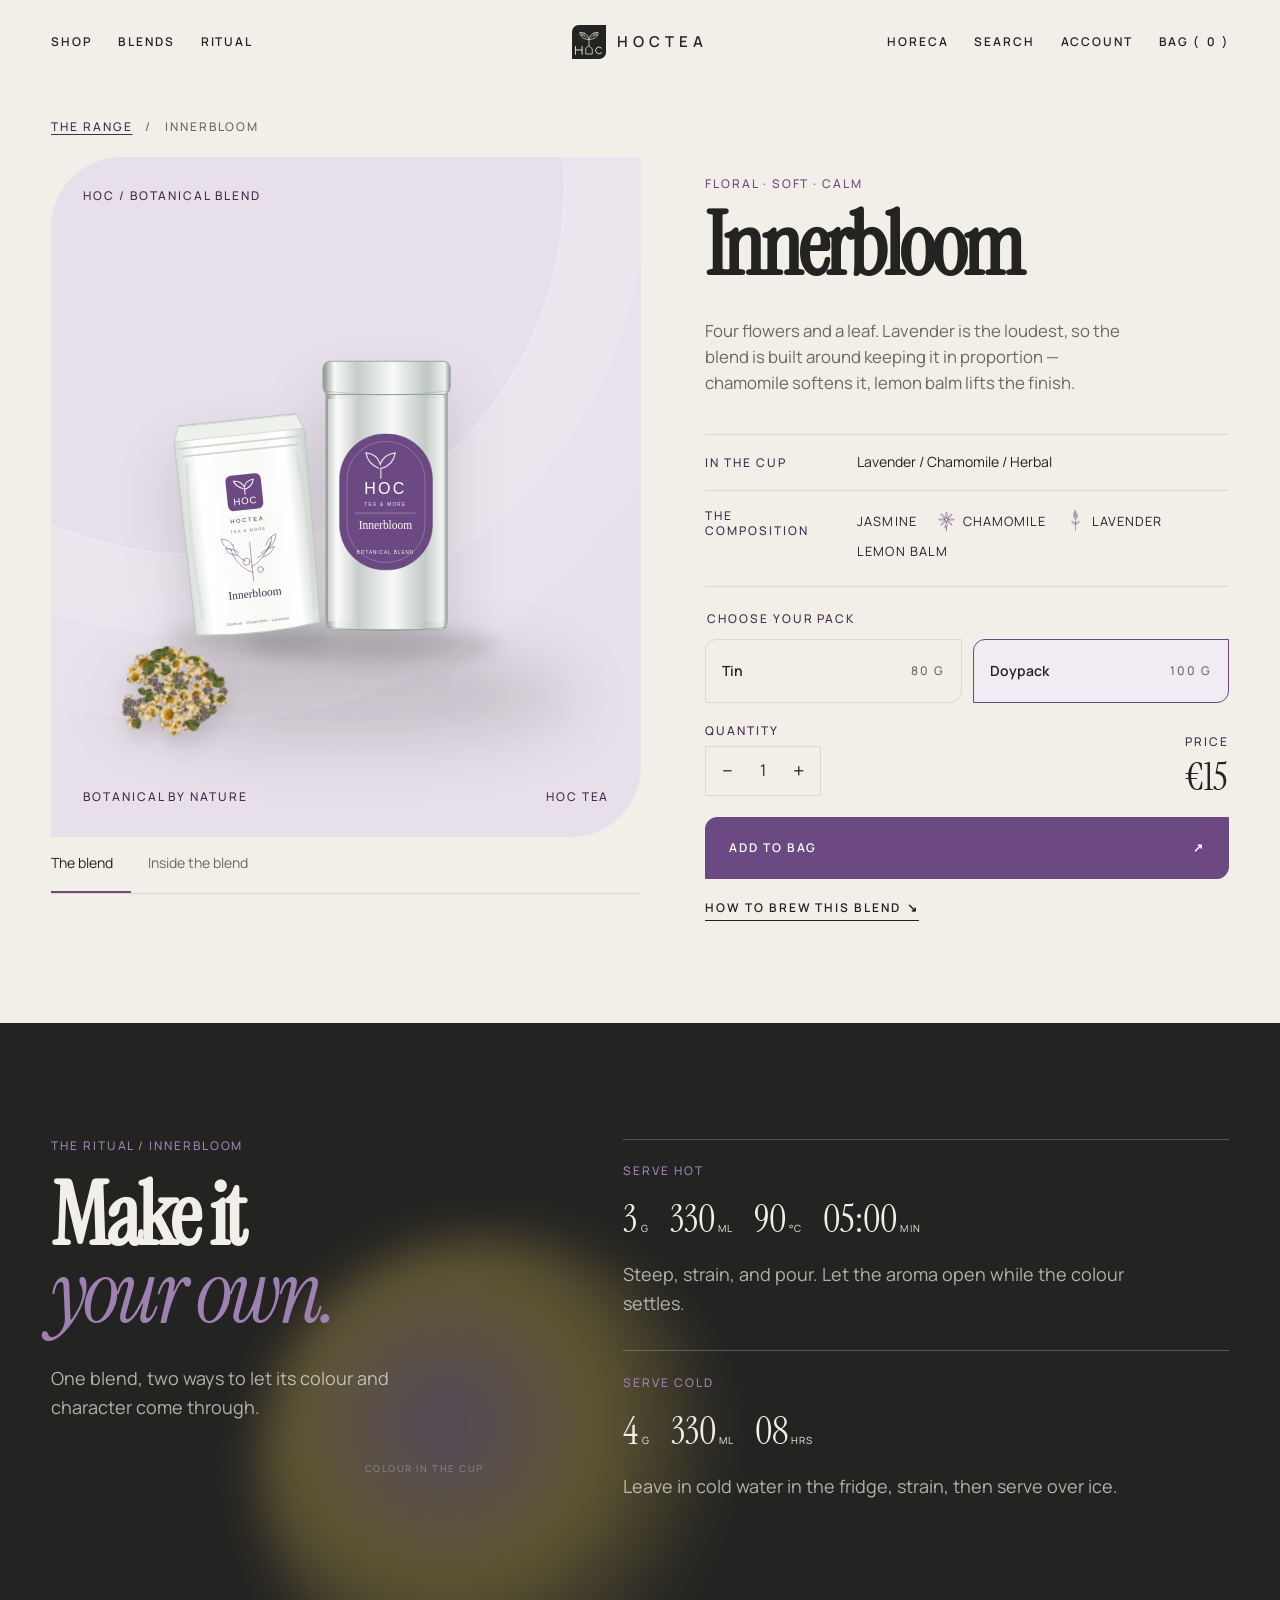
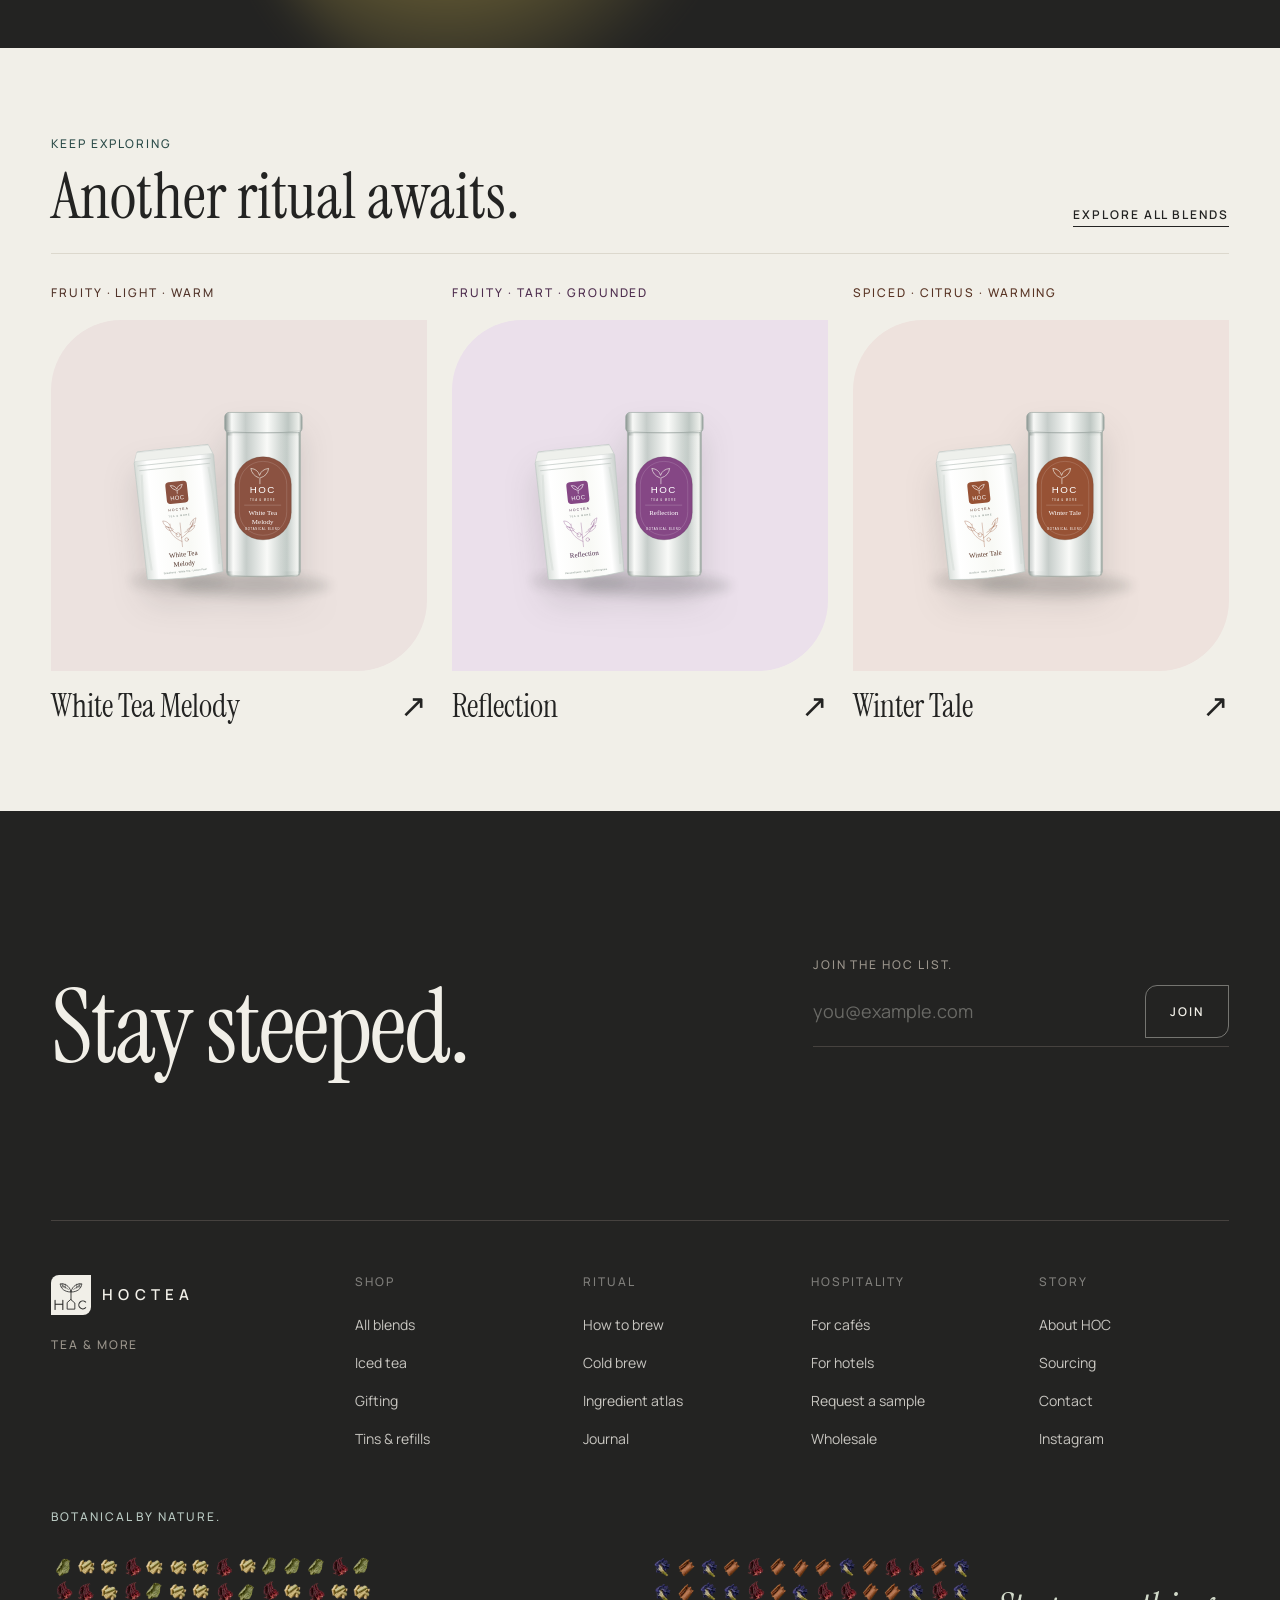
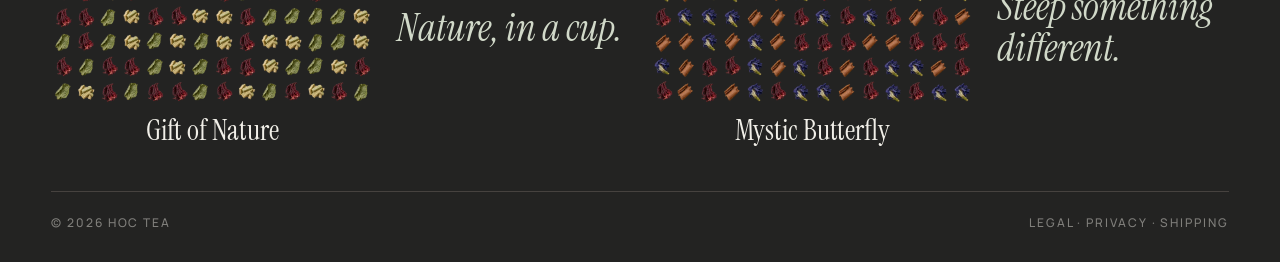
<file: products/innerbloom/index.html>
<!doctype html>
<html lang="en">
<head>
<meta charset="utf-8">
<meta name="viewport" content="width=device-width, initial-scale=1, viewport-fit=cover">
<title>Innerbloom — HOC Tea</title>
<meta name="description" content="Floral · Soft · Calm. Jasmine, Chamomile, Lavender, Lemon Balm. Discover Innerbloom, how it tastes and how to brew it.">
<meta name="theme-color" content="#232322">
<link rel="preconnect" href="https://fonts.googleapis.com">
<link rel="preconnect" href="https://fonts.gstatic.com" crossorigin>
<link href="https://fonts.googleapis.com/css2?family=Instrument+Serif:ital@0;1&family=Manrope:wght@400;500;600&display=swap" rel="stylesheet">
<link rel="stylesheet" href="../../assets/css/hoc-core.css?v=9dc81688f6">
<link rel="stylesheet" href="../../assets/css/hoc-sections.css?v=5f044bbfbe">
<script>window.HOC = { assetBase: '../../' };</script>
<script>document.documentElement.classList.add('hoc-js');</script>
</head>
<body class="template-product">

  <a class="hoc-skip" href="../../#main">Skip to content</a>

  <header class="hoc-header" data-theme-mode="light" data-hoc="header">
    <div class="hoc-header__inner">
      <nav class="hoc-header__nav hoc-header__nav--start" aria-label="Primary">
        <a class="hoc-navlink" href="../../#range">Shop</a>
        <a class="hoc-navlink" href="../../#blends">Blends</a>
        <a class="hoc-navlink" href="../../#ritual">Ritual</a>
      </nav>

      <a class="hoc-header__brand hoc-lockup" href="../../#hero" aria-label="HOC Tea — home">
        <svg class="hoc-mark" viewBox="0 0 120 120" aria-hidden="true"><use href="#hoc-mark"></use></svg>
        <span class="hoc-lockup__word">Hoctea</span>
      </a>

      <nav class="hoc-header__nav hoc-header__nav--end" aria-label="Secondary">
        <a class="hoc-navlink" href="../../#hospitality">Horeca</a>
        <a class="hoc-navlink" href="../../#range">Search</a>
        <a class="hoc-navlink" href="../../#newsletter">Account</a>
        <button class="hoc-navlink hoc-bag" data-hoc="bag-open" aria-haspopup="dialog">
          Bag (<span class="hoc-bag__count" data-hoc="bag-count">0</span>)
        </button>
        <button class="hoc-burger" data-hoc="menu-toggle" aria-expanded="false"
                aria-controls="hoc-menu" aria-label="Menu"><span></span></button>
      </nav>
    </div>
  </header>

  <div class="hoc-menu" id="hoc-menu" data-hoc="menu" hidden>
    <nav class="hoc-menu__list" aria-label="Mobile">
      <a class="hoc-menu__link" href="../../#range">Shop</a>
      <a class="hoc-menu__link" href="../../#blends">Blends</a>
      <a class="hoc-menu__link" href="../../#ritual">Ritual</a>
      <a class="hoc-menu__link" href="../../#hospitality">Horeca</a>
    </nav>
    <div class="hoc-menu__foot hoc-micro">
      <a href="../../#newsletter">Account</a>
      <a href="../../#newsletter">Instagram</a>
      <a href="../../#newsletter">EN / TR</a>
    </div>
  </div>
<main id="main">
  <section class="hoc-section hoc-pdp" data-header-theme="dark" data-hoc="product-detail" style="--accent:#6C4983;--accent-2:#9E81B1;--accent-wash:#E7E0EB;--accent-ink:#402E4D;--liquid:#B9A44C">
    <div class="hoc-wrap">
      <nav class="hoc-pdp__crumb hoc-micro" aria-label="Breadcrumb"><a href="../../#range">The range</a><span aria-hidden="true">/</span><span aria-current="page">Innerbloom</span></nav>
      <div class="hoc-pdp__grid">
        <div class="hoc-pdp__gallery">
          <div class="hoc-pdp__stage hoc-shape--lg" data-pdp-stage>
            <div class="hoc-pdp__stage-label hoc-micro">HOC / BOTANICAL BLEND</div>
            <div class="hoc-pdp__scene" data-pdp-scene="pack">
              <img class="hoc-pdp__pack-image" src="../../assets/img/pack-duo-innerbloom.svg?v=c14239b605" width="700" height="640" alt="Innerbloom tin and doypack" fetchpriority="high" decoding="async">
              <span class="hoc-pdp__raw-peek" aria-hidden="true"><img
        src="../../assets/img/pile-innerbloom.webp?v=5feecddc57"
        srcset="../../assets/img/pile-innerbloom-420.webp?v=0d6bb9040d 420w, ../../assets/img/pile-innerbloom-640.webp?v=e09cdf4c2a 640w, ../../assets/img/pile-innerbloom-900.webp?v=5feecddc57 900w"
        sizes="12vw"
        width="640" height="640"
        alt=""
        loading="lazy" decoding="async"></span>
            </div>
            <div class="hoc-pdp__scene hoc-pdp__scene--raw" data-pdp-scene="raw" hidden><img
        src="../../assets/img/pile-innerbloom.webp?v=5feecddc57"
        srcset="../../assets/img/pile-innerbloom-420.webp?v=0d6bb9040d 420w, ../../assets/img/pile-innerbloom-640.webp?v=e09cdf4c2a 640w, ../../assets/img/pile-innerbloom-900.webp?v=5feecddc57 900w"
        sizes="(max-width: 767px) 84vw, 42vw"
        width="640" height="640"
        alt="Loose Innerbloom blend: Jasmine, Chamomile, Lavender, Lemon Balm"
        loading="lazy" decoding="async"></div>
            <div class="hoc-pdp__stage-foot hoc-micro"><span>BOTANICAL BY NATURE</span><span>HOC TEA</span></div>
          </div>
          <div class="hoc-pdp__gallery-nav" role="group" aria-label="Product views">
            <button type="button" class="hoc-pdp__view is-active" data-pdp-view="pack" aria-pressed="true">The blend</button>
            <button type="button" class="hoc-pdp__view" data-pdp-view="raw" aria-pressed="false">Inside the blend</button>
          </div>
        </div>
        <div class="hoc-pdp__info">
          <p class="hoc-micro hoc-micro--accent">Floral · Soft · Calm</p>
          <h1 class="hoc-pdp__title">Innerbloom</h1>
          <p class="hoc-pdp__lede">Four flowers and a leaf. Lavender is the loudest, so the blend is built around keeping it in proportion — chamomile softens it, lemon balm lifts the finish.</p>
          <div class="hoc-pdp__taste"><span class="hoc-micro">IN THE CUP</span><p>Lavender  /  Chamomile  /  Herbal</p></div>
          <div class="hoc-pdp__ingredients"><p class="hoc-micro">THE COMPOSITION</p><ul><li><span>Jasmine</span></li><li><svg class="hoc-bot" viewBox="0 0 100 100" aria-hidden="true"><use href="#b-chamomile"></use></svg><span>Chamomile</span></li><li><svg class="hoc-bot" viewBox="0 0 100 100" aria-hidden="true"><use href="#b-lavender"></use></svg><span>Lavender</span></li><li><span>Lemon Balm</span></li></ul></div>
          <form class="hoc-pdp__form" data-pdp-form action="../../#range">
            <fieldset class="hoc-pdp__packaging"><legend class="hoc-micro">CHOOSE YOUR PACK</legend>
              <label class="hoc-pdp__option"><input type="radio" name="pack-innerbloom" value="tin" data-pdp-variant data-price="€19" ><span class="hoc-pdp__option-label">Tin</span><span class="hoc-micro">80 g</span></label><label class="hoc-pdp__option"><input type="radio" name="pack-innerbloom" value="doypack" data-pdp-variant data-price="€15" checked><span class="hoc-pdp__option-label">Doypack</span><span class="hoc-micro">100 g</span></label>
            </fieldset>
            <div class="hoc-pdp__purchase"><div class="hoc-pdp__qty"><label class="hoc-micro" for="qty-innerbloom">QUANTITY</label><div class="hoc-pdp__qty-control"><button type="button" data-pdp-qty="-1" aria-label="Decrease quantity">−</button><input id="qty-innerbloom" name="quantity" type="number" min="1" max="99" step="1" value="1" inputmode="numeric"><button type="button" data-pdp-qty="1" aria-label="Increase quantity">+</button></div></div><div class="hoc-pdp__price"><span class="hoc-micro">PRICE</span><strong data-pdp-price>€15</strong></div></div>
            <button class="hoc-btn hoc-btn--solid hoc-pdp__add" type="button" data-hoc="add" data-blend="innerbloom">Add to bag <span aria-hidden="true">↗</span></button>
          </form>
          <a class="hoc-pdp__ritual-link hoc-link" href="#product-ritual">How to brew this blend <span aria-hidden="true">↘</span></a>
        </div>
      </div>
    </div>
  </section>
  <section class="hoc-section hoc-pdp-ritual" id="product-ritual" data-header-theme="light" style="--accent:#6C4983;--accent-2:#9E81B1;--accent-wash:#E7E0EB;--accent-ink:#402E4D;--liquid:#B9A44C">
    <div class="hoc-wrap hoc-pdp-ritual__inner">
      <div class="hoc-pdp-ritual__intro"><p class="hoc-micro">THE RITUAL / INNERBLOOM</p><h2>Make it<br><em>your own.</em></h2><p>One blend, two ways to let its colour and character come through.</p></div>
      <div class="hoc-pdp-ritual__recipes">
        <div class="hoc-pdp-ritual__recipe"><p class="hoc-micro">SERVE HOT</p><div><span>3<small>G</small></span><span>330<small>ML</small></span><span>90<small>°C</small></span><span>05:00<small>MIN</small></span></div><p>Steep, strain, and pour. Let the aroma open while the colour settles.</p></div>
        <div class="hoc-pdp-ritual__recipe"><p class="hoc-micro">SERVE COLD</p><div><span>4<small>G</small></span><span>330<small>ML</small></span><span>08<small>HRS</small></span></div><p>Leave in cold water in the fridge, strain, then serve over ice.</p></div>
      </div>
      <div class="hoc-pdp-ritual__colour" aria-hidden="true"><span></span><p>COLOUR IN THE CUP</p></div>
    </div>
  </section>
  <section class="hoc-section hoc-pdp-related" data-header-theme="dark"><div class="hoc-wrap"><div class="hoc-pdp-related__head"><div><p class="hoc-micro">KEEP EXPLORING</p><h2>Another ritual awaits.</h2></div><a class="hoc-link" href="../../#range">Explore all blends</a></div><div class="hoc-pdp-related__grid"><a class="hoc-pdp-related__item" href="../../products/white-tea-melody/" style="--accent:#8B5241;--accent-2:#B8887A;--accent-wash:#ECE2DF;--accent-ink:#513329;--liquid:#C06A4A"><span class="hoc-micro">Fruity · Light · Warm</span><span class="hoc-pdp-related__media"><img class="" src="../../assets/img/pack-duo-white-tea-melody.svg?v=88b434da3f" width="700" height="640" alt="White Tea Melody tin and doypack" loading="lazy" decoding="async"></span><span class="hoc-pdp-related__name">White Tea Melody <span aria-hidden="true">↗</span></span></a><a class="hoc-pdp-related__item" href="../../products/reflection/" style="--accent:#854785;--accent-2:#B37FB3;--accent-wash:#EBE0EB;--accent-ink:#4E2D4E;--liquid:#8A3B63"><span class="hoc-micro">Fruity · Tart · Grounded</span><span class="hoc-pdp-related__media"><img class="" src="../../assets/img/pack-duo-reflection.svg?v=7f869d5629" width="700" height="640" alt="Reflection tin and doypack" loading="lazy" decoding="async"></span><span class="hoc-pdp-related__name">Reflection <span aria-hidden="true">↗</span></span></a><a class="hoc-pdp-related__item" href="../../products/winter-tale/" style="--accent:#975235;--accent-2:#C3886F;--accent-wash:#EEE2DD;--accent-ink:#583323;--liquid:#A85426"><span class="hoc-micro">Spiced · Citrus · Warming</span><span class="hoc-pdp-related__media"><img class="" src="../../assets/img/pack-duo-winter-tale.svg?v=a8dc642507" width="700" height="640" alt="Winter Tale tin and doypack" loading="lazy" decoding="async"></span><span class="hoc-pdp-related__name">Winter Tale <span aria-hidden="true">↗</span></span></a></div></div></section>
</main>

    <section class="hoc-section hoc-news" id="newsletter" data-theme="ink"
             data-header-theme="light">
      <div class="hoc-wrap hoc-pad">
        <div class="hoc-news__inner">
          <h2 class="hoc-display-xl" data-split="lines">Stay steeped.</h2>
          <form class="hoc-news__form" data-hoc="newsletter" novalidate>
            <label class="hoc-micro" for="hoc-email">Join the HOC list.</label>
            <div class="hoc-news__field">
              <input id="hoc-email" name="email" type="email" autocomplete="email"
                     placeholder="you@example.com" required>
              <button class="hoc-btn" type="submit">Join</button>
            </div>
            <p class="hoc-news__msg hoc-micro" data-hoc="newsletter-msg" role="status"></p>
          </form>
        </div>
      </div>
    </section>

    <footer class="hoc-section hoc-footer" id="footer" data-theme="ink" data-header-theme="light">
      <div class="hoc-wrap">
        <div class="hoc-footer__grid">
          <div class="hoc-footer__brand">
            <a class="hoc-lockup" href="../../#hero" aria-label="HOC Tea — home">
              <svg class="hoc-mark" viewBox="0 0 120 120" aria-hidden="true"><use href="#hoc-mark"></use></svg>
              <span class="hoc-lockup__word">Hoctea</span>
            </a>
            <p class="hoc-micro hoc-footer__tag">Tea &amp; More</p>
          </div>

          <nav class="hoc-footer__col" aria-label="Shop">
            <p class="hoc-micro hoc-footer__h">Shop</p>
            <ul><li><a href="../../#range">All blends</a></li><li><a href="../../#range">Iced tea</a></li><li><a href="../../#range">Gifting</a></li><li><a href="../../#range">Tins &amp; refills</a></li></ul>
          </nav>
          <nav class="hoc-footer__col" aria-label="Ritual">
            <p class="hoc-micro hoc-footer__h">Ritual</p>
            <ul><li><a href="../../#range">How to brew</a></li><li><a href="../../#range">Cold brew</a></li><li><a href="../../#range">Ingredient atlas</a></li><li><a href="../../#range">Journal</a></li></ul>
          </nav>
          <nav class="hoc-footer__col" aria-label="Hospitality">
            <p class="hoc-micro hoc-footer__h">Hospitality</p>
            <ul><li><a href="../../#range">For cafés</a></li><li><a href="../../#range">For hotels</a></li><li><a href="../../#range">Request a sample</a></li><li><a href="../../#range">Wholesale</a></li></ul>
          </nav>
          <nav class="hoc-footer__col" aria-label="Story">
            <p class="hoc-micro hoc-footer__h">Story</p>
            <ul><li><a href="../../#range">About HOC</a></li><li><a href="../../#range">Sourcing</a></li><li><a href="../../#range">Contact</a></li><li><a href="../../#range">Instagram</a></li></ul>
          </nav>
        </div>

        <div class="hoc-current" data-hoc="footer-current" data-atlas="../../assets/img/botanical-atlas-petals.webp?v=d1b16089cf" aria-label="The HOC botanical collection">
          <div class="hoc-current__head hoc-micro">
            <p>Botanical by nature.</p>
            <button class="hoc-current__pause" type="button" data-current-pause aria-pressed="false" hidden>Pause flow</button>
          </div>
          <div class="hoc-current__viewport">
            <ul class="hoc-current__track">
              <li class="hoc-current__item" data-ingredients="Hibiscus|Mint Leaf|Lemongrass" data-seed="gift-of-nature">
                <a class="hoc-current__blend" href="../../products/gift-of-nature/">
                  <span class="hoc-current__media"><img
        src="../../assets/img/pile-gift-of-nature.webp?v=ecd68be307"
        srcset="../../assets/img/pile-gift-of-nature-420.webp?v=6c2828f4b4 420w, ../../assets/img/pile-gift-of-nature-640.webp?v=566a571770 640w, ../../assets/img/pile-gift-of-nature-900.webp?v=ecd68be307 900w"
        sizes="(max-width: 699px) 180px, 230px"
        width="640" height="640"
        alt=""
        loading="lazy" decoding="async"></span>
                  <span class="hoc-current__name">Gift of Nature</span>
                </a>
                <p class="hoc-current__saying">Nature, in a cup.</p>
              </li><li class="hoc-current__item" data-ingredients="Butterfly Pea Flower|Hibiscus|Cinnamon Stick" data-seed="mystic-butterfly">
                <a class="hoc-current__blend" href="../../products/mystic-butterfly/">
                  <span class="hoc-current__media"><img
        src="../../assets/img/pile-mystic-butterfly.webp?v=42630e2230"
        srcset="../../assets/img/pile-mystic-butterfly-420.webp?v=8edc1d8317 420w, ../../assets/img/pile-mystic-butterfly-640.webp?v=42e47a9c87 640w, ../../assets/img/pile-mystic-butterfly-900.webp?v=42630e2230 900w"
        sizes="(max-width: 699px) 180px, 230px"
        width="640" height="640"
        alt=""
        loading="lazy" decoding="async"></span>
                  <span class="hoc-current__name">Mystic Butterfly</span>
                </a>
                <p class="hoc-current__saying">Steep something different.</p>
              </li><li class="hoc-current__item" data-ingredients="Mango|Pineapple|Lemongrass|Butterfly Pea Flower" data-seed="mesmerize">
                <a class="hoc-current__blend" href="../../products/mesmerize/">
                  <span class="hoc-current__media"><img
        src="../../assets/img/pile-mesmerize.webp?v=3c16522329"
        srcset="../../assets/img/pile-mesmerize-420.webp?v=a94291ca96 420w, ../../assets/img/pile-mesmerize-640.webp?v=c556801266 640w, ../../assets/img/pile-mesmerize-900.webp?v=3c16522329 900w"
        sizes="(max-width: 699px) 180px, 230px"
        width="640" height="640"
        alt=""
        loading="lazy" decoding="async"></span>
                  <span class="hoc-current__name">Mesmerize</span>
                </a>
                <p class="hoc-current__saying">A ritual of your own.</p>
              </li><li class="hoc-current__item" data-ingredients="Rooibos|Strawberry|Apple|Bourbon Vanilla" data-seed="sunset-valley">
                <a class="hoc-current__blend" href="../../products/sunset-valley/">
                  <span class="hoc-current__media"><img
        src="../../assets/img/pile-sunset-valley.webp?v=7d27b155a1"
        srcset="../../assets/img/pile-sunset-valley-420.webp?v=864ba5d17c 420w, ../../assets/img/pile-sunset-valley-640.webp?v=b6e6c095d3 640w, ../../assets/img/pile-sunset-valley-900.webp?v=7d27b155a1 900w"
        sizes="(max-width: 699px) 180px, 230px"
        width="640" height="640"
        alt=""
        loading="lazy" decoding="async"></span>
                  <span class="hoc-current__name">Sunset Valley</span>
                </a>
                <p class="hoc-current__saying">Hot. Cold. HOC.</p>
              </li><li class="hoc-current__item" data-ingredients="Rooibos|Mango|Pineapple|Dried Ginger|Cinnamon Stick|Lemon Peel" data-seed="asian-breeze">
                <a class="hoc-current__blend" href="../../products/asian-breeze/">
                  <span class="hoc-current__media"><img
        src="../../assets/img/pile-asian-breeze.webp?v=751eab5773"
        srcset="../../assets/img/pile-asian-breeze-420.webp?v=124948781e 420w, ../../assets/img/pile-asian-breeze-640.webp?v=1bc66cf35b 640w, ../../assets/img/pile-asian-breeze-900.webp?v=751eab5773 900w"
        sizes="(max-width: 699px) 180px, 230px"
        width="640" height="640"
        alt=""
        loading="lazy" decoding="async"></span>
                  <span class="hoc-current__name">Asian Breeze</span>
                </a>
                <p class="hoc-current__saying">Colour your everyday.</p>
              </li><li class="hoc-current__item" data-ingredients="Oolong|Dried Rose|Hibiscus|Chamomile" data-seed="souls-rest">
                <a class="hoc-current__blend" href="../../products/souls-rest/">
                  <span class="hoc-current__media"><img
        src="../../assets/img/pile-souls-rest.webp?v=c03384b3da"
        srcset="../../assets/img/pile-souls-rest-420.webp?v=86b7b7a791 420w, ../../assets/img/pile-souls-rest-640.webp?v=3a8ae868c1 640w, ../../assets/img/pile-souls-rest-900.webp?v=c03384b3da 900w"
        sizes="(max-width: 699px) 180px, 230px"
        width="640" height="640"
        alt=""
        loading="lazy" decoding="async"></span>
                  <span class="hoc-current__name">Soul's Rest</span>
                </a>
                <p class="hoc-current__saying">Let nature flow.</p>
              </li><li class="hoc-current__item" data-ingredients="Green Tea|Lemongrass|Strawberry|Blackberry|Butterfly Pea Flower" data-seed="gold-skies">
                <a class="hoc-current__blend" href="../../products/gold-skies/">
                  <span class="hoc-current__media"><img
        src="../../assets/img/pile-gold-skies.webp?v=19c950d00d"
        srcset="../../assets/img/pile-gold-skies-420.webp?v=37b6445498 420w, ../../assets/img/pile-gold-skies-640.webp?v=113e82a796 640w, ../../assets/img/pile-gold-skies-900.webp?v=19c950d00d 900w"
        sizes="(max-width: 699px) 180px, 230px"
        width="640" height="640"
        alt=""
        loading="lazy" decoding="async"></span>
                  <span class="hoc-current__name">Gold Skies</span>
                </a>
                <p class="hoc-current__saying">Nature, in a cup.</p>
              </li><li class="hoc-current__item" data-ingredients="Jasmine|Pineapple|Hibiscus|White Tea|Cinnamon Stick" data-seed="pink-moon">
                <a class="hoc-current__blend" href="../../products/pink-moon/">
                  <span class="hoc-current__media"><img
        src="../../assets/img/pile-pink-moon.webp?v=0eb61fd2c5"
        srcset="../../assets/img/pile-pink-moon-420.webp?v=22166d043d 420w, ../../assets/img/pile-pink-moon-640.webp?v=a0f375b76f 640w, ../../assets/img/pile-pink-moon-900.webp?v=0eb61fd2c5 900w"
        sizes="(max-width: 699px) 180px, 230px"
        width="640" height="640"
        alt=""
        loading="lazy" decoding="async"></span>
                  <span class="hoc-current__name">Pink Moon</span>
                </a>
                <p class="hoc-current__saying">Steep something different.</p>
              </li><li class="hoc-current__item" data-ingredients="Jasmine|Chamomile|Lavender|Lemon Balm" data-seed="innerbloom">
                <a class="hoc-current__blend" href="../../products/innerbloom/">
                  <span class="hoc-current__media"><img
        src="../../assets/img/pile-innerbloom.webp?v=5feecddc57"
        srcset="../../assets/img/pile-innerbloom-420.webp?v=0d6bb9040d 420w, ../../assets/img/pile-innerbloom-640.webp?v=e09cdf4c2a 640w, ../../assets/img/pile-innerbloom-900.webp?v=5feecddc57 900w"
        sizes="(max-width: 699px) 180px, 230px"
        width="640" height="640"
        alt=""
        loading="lazy" decoding="async"></span>
                  <span class="hoc-current__name">Innerbloom</span>
                </a>
                <p class="hoc-current__saying">A ritual of your own.</p>
              </li><li class="hoc-current__item" data-ingredients="Strawberry|White Tea|Lemon Peel|Apple|Mango|Cinnamon Stick" data-seed="white-tea-melody">
                <a class="hoc-current__blend" href="../../products/white-tea-melody/">
                  <span class="hoc-current__media"><img
        src="../../assets/img/pile-white-tea-melody.webp?v=aacaaa13e7"
        srcset="../../assets/img/pile-white-tea-melody-420.webp?v=04be5cf67c 420w, ../../assets/img/pile-white-tea-melody-640.webp?v=0e9a3ecb80 640w, ../../assets/img/pile-white-tea-melody-900.webp?v=aacaaa13e7 900w"
        sizes="(max-width: 699px) 180px, 230px"
        width="640" height="640"
        alt=""
        loading="lazy" decoding="async"></span>
                  <span class="hoc-current__name">White Tea Melody</span>
                </a>
                <p class="hoc-current__saying">Hot. Cold. HOC.</p>
              </li><li class="hoc-current__item" data-ingredients="Passionflower|Apple|Lemongrass|Hibiscus|Blackberry" data-seed="reflection">
                <a class="hoc-current__blend" href="../../products/reflection/">
                  <span class="hoc-current__media"><img
        src="../../assets/img/pile-reflection.webp?v=409dec8773"
        srcset="../../assets/img/pile-reflection-420.webp?v=89dd859883 420w, ../../assets/img/pile-reflection-640.webp?v=ad648beffc 640w, ../../assets/img/pile-reflection-900.webp?v=409dec8773 900w"
        sizes="(max-width: 699px) 180px, 230px"
        width="640" height="640"
        alt=""
        loading="lazy" decoding="async"></span>
                  <span class="hoc-current__name">Reflection</span>
                </a>
                <p class="hoc-current__saying">Colour your everyday.</p>
              </li><li class="hoc-current__item" data-ingredients="Rooibos|Mate|Fresh Ginger|Strawberry|Orange Peel" data-seed="winter-tale">
                <a class="hoc-current__blend" href="../../products/winter-tale/">
                  <span class="hoc-current__media"><img
        src="../../assets/img/pile-winter-tale.webp?v=f223005500"
        srcset="../../assets/img/pile-winter-tale-420.webp?v=eccb94b7c0 420w, ../../assets/img/pile-winter-tale-640.webp?v=bbcdfa4990 640w, ../../assets/img/pile-winter-tale-900.webp?v=f223005500 900w"
        sizes="(max-width: 699px) 180px, 230px"
        width="640" height="640"
        alt=""
        loading="lazy" decoding="async"></span>
                  <span class="hoc-current__name">Winter Tale</span>
                </a>
                <p class="hoc-current__saying">Let nature flow.</p>
              </li><li class="hoc-current__item" data-ingredients="Apple|Mango|Rosehip|Fennel|Passionflower" data-seed="wintertide">
                <a class="hoc-current__blend" href="../../products/wintertide/">
                  <span class="hoc-current__media"><img
        src="../../assets/img/pile-wintertide.webp?v=b255bb89fb"
        srcset="../../assets/img/pile-wintertide-420.webp?v=50593f5f81 420w, ../../assets/img/pile-wintertide-640.webp?v=904b4d17e4 640w, ../../assets/img/pile-wintertide-900.webp?v=b255bb89fb 900w"
        sizes="(max-width: 699px) 180px, 230px"
        width="640" height="640"
        alt=""
        loading="lazy" decoding="async"></span>
                  <span class="hoc-current__name">Wintertide</span>
                </a>
                <p class="hoc-current__saying">Nature, in a cup.</p>
              </li><li class="hoc-current__item" data-ingredients="Apple|Cinnamon Stick|Hibiscus|Orange Peel" data-seed="bloomera">
                <a class="hoc-current__blend" href="../../products/bloomera/">
                  <span class="hoc-current__media"><img
        src="../../assets/img/pile-bloomera.webp?v=9e0e81fef8"
        srcset="../../assets/img/pile-bloomera-420.webp?v=d39bb382ac 420w, ../../assets/img/pile-bloomera-640.webp?v=17962d92d0 640w, ../../assets/img/pile-bloomera-900.webp?v=9e0e81fef8 900w"
        sizes="(max-width: 699px) 180px, 230px"
        width="640" height="640"
        alt=""
        loading="lazy" decoding="async"></span>
                  <span class="hoc-current__name">Bloomera</span>
                </a>
                <p class="hoc-current__saying">Steep something different.</p>
              </li>
            </ul>
          </div>
        </div>

        <div class="hoc-footer__legal hoc-micro">
          <p>&copy; 2026 HOC Tea</p>
          <p><a href="../../#newsletter">Legal</a> · <a href="../../#newsletter">Privacy</a> · <a href="../../#newsletter">Shipping</a></p>
        </div>
      </div>
    </footer>

  <div class="hoc-drawer" data-hoc="drawer" role="dialog" aria-modal="true"
       aria-label="Bag" hidden>
    <div class="hoc-drawer__scrim" data-hoc="drawer-close"></div>
    <div class="hoc-drawer__panel">
      <header class="hoc-drawer__head">
        <p class="hoc-micro">Your bag (<span data-hoc="bag-count">0</span>)</p>
        <button class="hoc-link" data-hoc="drawer-close">Close</button>
      </header>
      <div class="hoc-drawer__body" data-hoc="drawer-items">
        <p class="hoc-drawer__empty hoc-body">Nothing steeping yet.</p>
      </div>
      <footer class="hoc-drawer__foot">
        <div class="hoc-drawer__total hoc-micro">
          <span>Subtotal</span><span data-hoc="bag-total">€0</span>
        </div>
        <button class="hoc-btn hoc-btn--solid" data-hoc="checkout">Checkout</button>
      </footer>
    </div>
  </div>
<svg width="0" height="0" style="position:absolute" aria-hidden="true"><symbol id="hoc-mark" viewBox="0 0 120 120">
  <!-- HOC mark, traced from Logo/black-png.png.

       Plate: 120x120. Top-left and bottom-right rounded at 24 (20% of the
       side); top-right and bottom-left square. That asymmetry is the brand
       shape primitive reused across media frames, the cart drawer and CTAs (§4).

       Letter geometry is measured, not eyeballed: H stems sit at x 12.2 / 35.5,
       the tag runs x 48.5-71.5, the C is r12 about (95.5, 89.7), and every one
       of them spans y 75.7-103.7. -->
  <path class="hoc-mark__plate"
        d="M24 0 H120 V96 A24 24 0 0 1 96 120 H0 V24 A24 24 0 0 1 24 0 Z"
        fill="currentColor"/>
  <g class="hoc-mark__art" fill="none" stroke="var(--hoc-mark-ink, #F1EFE8)"
     stroke-linecap="round" stroke-linejoin="round">
    <!-- sprout: two leaves meeting at the stem head -->
    <g stroke-width="2.4">
      <path d="M59 51 C41 51 29 41 27.5 26.5 C42 25 55 33 59 47 Z"/>
      <path d="M61 51 C79 51 91 41 92.5 26.5 C78 25 65 33 61 47 Z"/>
    </g>
    <g stroke-width="1.5">
      <path d="M31 29 L52 43"/>
      <path d="M35.5 26 L35.5 35"/>
      <path d="M43 27.5 L43 39.5"/>
      <path d="M31.5 36 L41 36"/>
      <path d="M89 29 L68 43"/>
      <path d="M84.5 26 L84.5 35"/>
      <path d="M77 27.5 L77 39.5"/>
      <path d="M88.5 36 L79 36"/>
    </g>
    <!-- stem into the tag -->
    <path d="M60 51 V74" stroke-width="2.6"/>
    <!-- tag: the O of HOC -->
    <path d="M60 74.2 L71.5 84 V102.4 H48.5 V84 Z" stroke-width="2.6"/>
    <!-- H -->
    <path d="M12.2 75.7 V103.7 M12.2 88 H35.5 M35.5 75.7 V103.7" stroke-width="3.1"/>
    <!-- C -->
    <path d="M104 81.2 A12 12 0 1 0 104 98.2" stroke-width="3.1"/>
  </g>
</symbol></svg><svg xmlns="http://www.w3.org/2000/svg" style="display:none" aria-hidden="true">
<!-- ==========================================================================
     HOC TEA — botanical sprite.

     Single-stroke line art in the packaging illustration language. Every shape
     is an open or closed <path> with no fill, so GSAP DrawSVG can draw it on
     (§16, §22). viewBox is 100x100 for all symbols; stroke-width is set by the
     consumer via CSS so the same drawing works at 40px and at 400px.

     Production note §50: these are authored, not traced. When the packaging
     vectors arrive as AI/PDF, swap the <path> data — the ids and viewBox are
     the contract and nothing else has to change.
     ========================================================================== -->

<defs>
  <g id="b-petal-hibiscus">
    <path d="M50 50 C41 43 37 31 41 22 C44 15 56 15 59 22 C63 31 59 43 50 50 Z"/>
  </g>
</defs>

<symbol id="b-hibiscus" viewBox="0 0 100 100">
  <g fill="none" stroke="currentColor" stroke-linecap="round" stroke-linejoin="round">
    <use href="#b-petal-hibiscus" transform="rotate(0 50 50)"/>
    <use href="#b-petal-hibiscus" transform="rotate(72 50 50)"/>
    <use href="#b-petal-hibiscus" transform="rotate(144 50 50)"/>
    <use href="#b-petal-hibiscus" transform="rotate(216 50 50)"/>
    <use href="#b-petal-hibiscus" transform="rotate(288 50 50)"/>
    <!-- the long protruding staminal column hibiscus is known for -->
    <path d="M50 50 C56 61 61 70 65 79"/>
    <circle cx="66" cy="82" r="2"/>
    <circle cx="60.5" cy="72.5" r="1.5"/>
    <circle cx="70" cy="77" r="1.5"/>
    <circle cx="50" cy="50" r="3.4"/>
  </g>
</symbol>

<symbol id="b-mint" viewBox="0 0 100 100">
  <g fill="none" stroke="currentColor" stroke-linecap="round" stroke-linejoin="round">
    <path d="M50 92 C50 74 50 46 50 16"/>
    <path d="M50 68 C40 68 30 62 26 51 C36 47 47 53 50 62 Z"/>
    <path d="M50 68 C60 68 70 62 74 51 C64 47 53 53 50 62 Z"/>
    <path d="M50 46 C42 46 33 41 29 32 C38 28 47 33 50 41 Z"/>
    <path d="M50 46 C58 46 67 41 71 32 C62 28 53 33 50 41 Z"/>
    <path d="M50 27 C44 27 38 23 35 17 C42 14 48 18 50 23 Z"/>
    <path d="M50 27 C56 27 62 23 65 17 C58 14 52 18 50 23 Z"/>
    <path d="M33 53 l14 8 M36 34 l12 7 M67 53 l-14 8 M64 34 l-12 7"/>
  </g>
</symbol>

<symbol id="b-lemongrass" viewBox="0 0 100 100">
  <g fill="none" stroke="currentColor" stroke-linecap="round" stroke-linejoin="round">
    <path d="M46 94 C40 70 30 46 12 26 C34 36 46 60 50 88"/>
    <path d="M50 94 C50 66 52 38 58 10 C62 40 58 70 54 94"/>
    <path d="M54 94 C62 72 74 50 92 32 C76 54 66 72 58 92"/>
    <path d="M48 94 C46 78 42 62 33 48"/>
    <path d="M44 90 h14"/>
  </g>
</symbol>

<symbol id="b-butterfly-pea" viewBox="0 0 100 100">
  <g fill="none" stroke="currentColor" stroke-linecap="round" stroke-linejoin="round">
    <!-- Clitoria ternatea: one broad fan-shaped standard petal that narrows to
         the calyx, with the keel folded out below it. -->
    <path d="M50 74 C29 70 15 55 16 38 C30 24 70 24 84 38 C85 55 71 70 50 74 Z"/>
    <path d="M50 74 C47 60 46 46 48 33 M50 74 C53 60 54 46 52 33"/>
    <path d="M26 33 C33 45 40 58 46 70 M74 33 C67 45 60 58 54 70"/>
    <path d="M36 27 C40 42 43 57 47 72 M64 27 C60 42 57 57 53 72"/>
    <!-- calyx + keel -->
    <path d="M50 74 L50 84"/>
    <path d="M43 82 C46 89 54 89 57 82"/>
    <path d="M50 88 L50 96"/>
  </g>
</symbol>

<symbol id="b-cinnamon" viewBox="0 0 100 100">
  <g fill="none" stroke="currentColor" stroke-linecap="round" stroke-linejoin="round">
    <!-- a quill, seen slightly from above so the roll is visible -->
    <path d="M36 22 L40 84 C40 89 44 92 50 92 C56 92 60 89 60 84 L64 22"/>
    <path d="M50 14 C58 14 64 17 64 21 C64 25 58 28 50 28 C42 28 36 25 36 21 C36 17 42 14 50 14 Z"/>
    <path d="M44 21 C45 18 49 17 53 18 C56 19 57 21 55 22 C53 23 51 22 51 21"/>
    <path d="M46 28 L48 86 M56 27 L54 86" stroke-opacity=".7"/>
  </g>
</symbol>

<symbol id="b-mango" viewBox="0 0 100 100">
  <g fill="none" stroke="currentColor" stroke-linecap="round" stroke-linejoin="round">
    <path d="M62 22 C40 22 22 40 22 60 C22 76 34 86 50 86 C70 86 84 68 84 46 C84 32 76 22 62 22 Z"/>
    <path d="M62 22 C58 30 54 42 54 56"/>
    <path d="M62 22 C66 16 72 12 80 11 C79 18 74 22 68 23"/>
    <path d="M62 22 L62 12"/>
  </g>
</symbol>

<symbol id="b-pineapple" viewBox="0 0 100 100">
  <g fill="none" stroke="currentColor" stroke-linecap="round" stroke-linejoin="round">
    <path d="M50 36 C34 36 26 48 26 62 C26 78 36 90 50 90 C64 90 74 78 74 62 C74 48 66 36 50 36 Z"/>
    <path d="M31 50 L69 74 M31 66 L60 86 M40 42 L74 62 M69 50 L31 74 M69 66 L40 86 M60 42 L26 62"/>
    <path d="M50 36 C50 26 46 16 40 10 C48 12 52 20 52 30"/>
    <path d="M50 36 C52 26 58 16 66 12 C64 22 58 30 52 34"/>
    <path d="M50 36 C46 28 42 22 34 18 C38 26 42 32 47 36"/>
  </g>
</symbol>

<symbol id="b-strawberry" viewBox="0 0 100 100">
  <g fill="none" stroke="currentColor" stroke-linecap="round" stroke-linejoin="round">
    <path d="M50 90 C32 78 24 62 24 48 C24 36 34 30 44 34 C47 35 49 36 50 38 C51 36 53 35 56 34 C66 30 76 36 76 48 C76 62 68 78 50 90 Z"/>
    <path d="M50 34 L50 20"/>
    <path d="M50 26 C44 22 36 21 30 24 C34 30 42 32 48 30"/>
    <path d="M50 26 C56 22 64 21 70 24 C66 30 58 32 52 30"/>
    <path d="M38 48 h.01 M50 52 h.01 M62 48 h.01 M44 62 h.01 M56 62 h.01 M50 74 h.01"
          stroke-linecap="round" stroke-width="3"/>
  </g>
</symbol>

<symbol id="b-apple" viewBox="0 0 100 100">
  <g fill="none" stroke="currentColor" stroke-linecap="round" stroke-linejoin="round">
    <path d="M50 32 C44 26 34 26 28 34 C20 44 22 62 32 76 C38 84 44 86 50 82 C56 86 62 84 68 76 C78 62 80 44 72 34 C66 26 56 26 50 32 Z"/>
    <path d="M50 32 L50 16"/>
    <path d="M50 22 C56 14 66 12 74 14 C72 24 62 28 54 26"/>
  </g>
</symbol>

<symbol id="b-lavender" viewBox="0 0 100 100">
  <g fill="none" stroke="currentColor" stroke-linecap="round" stroke-linejoin="round">
    <path d="M50 94 L50 44"/>
    <path d="M50 44 C43 42 40 36 43 31 C46 27 52 28 53 33"/>
    <path d="M50 34 C43 32 40 26 43 21 C46 17 52 18 53 23"/>
    <path d="M50 24 C44 22 42 17 44 13 C47 9 52 10 53 15"/>
    <path d="M50 44 C57 42 60 36 57 31 C54 27 48 28 47 33"/>
    <path d="M50 34 C57 32 60 26 57 21 C54 17 48 18 47 23"/>
    <path d="M50 14 C51 10 50 6 48 4"/>
    <path d="M50 66 C42 66 36 62 33 55 C40 54 47 58 50 63"/>
    <path d="M50 66 C58 66 64 62 67 55 C60 54 53 58 50 63"/>
  </g>
</symbol>

<symbol id="b-chamomile" viewBox="0 0 100 100">
  <g fill="none" stroke="currentColor" stroke-linecap="round" stroke-linejoin="round">
    <g id="b-cham-petals">
      <path d="M50 38 C46 30 46 20 50 12 C54 20 54 30 50 38 Z" transform="rotate(0 50 46)"/>
      <path d="M50 38 C46 30 46 20 50 12 C54 20 54 30 50 38 Z" transform="rotate(45 50 46)"/>
      <path d="M50 38 C46 30 46 20 50 12 C54 20 54 30 50 38 Z" transform="rotate(90 50 46)"/>
      <path d="M50 38 C46 30 46 20 50 12 C54 20 54 30 50 38 Z" transform="rotate(135 50 46)"/>
      <path d="M50 38 C46 30 46 20 50 12 C54 20 54 30 50 38 Z" transform="rotate(180 50 46)"/>
      <path d="M50 38 C46 30 46 20 50 12 C54 20 54 30 50 38 Z" transform="rotate(225 50 46)"/>
      <path d="M50 38 C46 30 46 20 50 12 C54 20 54 30 50 38 Z" transform="rotate(270 50 46)"/>
      <path d="M50 38 C46 30 46 20 50 12 C54 20 54 30 50 38 Z" transform="rotate(315 50 46)"/>
    </g>
    <circle cx="50" cy="46" r="7.5"/>
    <path d="M50 80 L50 96 M50 86 C44 84 41 80 41 75 C46 75 49 78 50 82"/>
  </g>
</symbol>

<symbol id="b-ginger" viewBox="0 0 100 100">
  <g fill="none" stroke="currentColor" stroke-linecap="round" stroke-linejoin="round">
    <!-- rhizome: one long body with knuckles and two finger shoots -->
    <path d="M16 46 C12 38 17 30 26 30 C34 30 39 36 40 43
             C46 38 56 37 62 41 C70 34 82 36 86 44
             C90 52 85 61 76 61 C70 61 65 58 63 53
             C58 60 48 62 41 58 C38 66 30 69 23 65 C16 61 14 53 16 46 Z"/>
    <path d="M40 43 C41 48 41 54 41 58"/>
    <path d="M62 41 C62 46 62 50 63 53"/>
    <path d="M26 30 C25 24 27 18 32 15"/>
    <path d="M76 61 C79 67 79 74 76 80"/>
    <path d="M50 44 C50 48 50 52 49 56" stroke-opacity=".7"/>
  </g>
</symbol>

<symbol id="b-orange-peel" viewBox="0 0 100 100">
  <g fill="none" stroke="currentColor" stroke-linecap="round" stroke-linejoin="round">
    <path d="M78 16 C58 12 34 22 26 42 C18 62 28 84 48 88 C62 91 74 82 76 70 C78 58 70 48 58 48 C48 48 42 56 44 64 C46 71 54 74 59 70"/>
    <path d="M78 16 C68 20 60 26 54 34 C46 24 40 20 32 18"/>
  </g>
</symbol>

<symbol id="b-rooibos" viewBox="0 0 100 100">
  <g fill="none" stroke="currentColor" stroke-linecap="round" stroke-linejoin="round">
    <path d="M50 94 C50 70 52 44 58 16"/>
    <path d="M53 74 C44 70 34 66 24 66 M53 74 C60 66 68 60 78 56"/>
    <path d="M54 60 C45 56 36 51 28 48 M54 60 C61 52 70 46 80 42"/>
    <path d="M56 44 C48 40 40 35 33 31 M56 44 C63 37 71 31 80 27"/>
    <path d="M58 28 C52 24 46 20 41 17 M58 28 C64 22 71 17 78 14"/>
  </g>
</symbol>

<symbol id="b-rose" viewBox="0 0 100 100">
  <g fill="none" stroke="currentColor" stroke-linecap="round" stroke-linejoin="round">
    <path d="M50 20 C34 20 22 32 22 48 C22 64 34 76 50 76 C66 76 78 64 78 48 C78 32 66 20 50 20 Z"/>
    <path d="M50 32 C41 32 34 39 34 48 C34 57 41 64 50 64 C59 64 66 57 66 48"/>
    <path d="M50 42 C45 42 42 45 42 49 C42 53 45 56 50 56 C54 56 57 53 57 49"/>
    <path d="M28 36 C34 30 42 26 50 26 M72 60 C66 68 58 72 50 72"/>
    <path d="M50 76 L50 94 M50 84 C44 82 40 78 39 72 C45 72 49 76 50 80"/>
  </g>
</symbol>

<symbol id="b-blackberry" viewBox="0 0 100 100">
  <g fill="none" stroke="currentColor" stroke-linecap="round" stroke-linejoin="round">
    <circle cx="50" cy="34" r="9"/>
    <circle cx="36" cy="46" r="9"/>
    <circle cx="64" cy="46" r="9"/>
    <circle cx="43" cy="62" r="9"/>
    <circle cx="57" cy="62" r="9"/>
    <circle cx="50" cy="48" r="8"/>
    <path d="M50 25 L50 12"/>
    <path d="M50 18 C43 16 38 12 36 6 C44 6 49 10 51 15"/>
    <path d="M50 18 C57 16 62 12 64 6 C56 6 51 10 49 15"/>
  </g>
</symbol>

<!-- Decorative sprig used as the footer / manifesto ground mark §22 -->
<symbol id="b-sprig" viewBox="0 0 200 100">
  <g fill="none" stroke="currentColor" stroke-linecap="round" stroke-linejoin="round">
    <path d="M10 88 C50 84 96 68 128 42 C146 27 166 18 190 14"/>
    <path d="M52 80 C48 70 50 58 58 51 C64 58 63 71 56 79 Z"/>
    <path d="M78 70 C74 60 76 48 84 41 C90 48 89 61 82 69 Z"/>
    <path d="M104 56 C100 46 102 34 110 27 C116 34 115 47 108 55 Z"/>
    <path d="M130 40 C128 30 132 19 141 14 C145 22 142 34 134 39 Z"/>
    <path d="M40 84 C32 80 26 72 26 62 C34 64 40 72 41 81 Z"/>
    <path d="M66 74 C58 71 51 63 50 53 C58 55 65 62 67 71 Z"/>
    <path d="M92 62 C84 59 77 51 76 41 C84 43 91 50 93 59 Z"/>
    <circle cx="118" cy="49" r="3"/>
    <circle cx="150" cy="26" r="3"/>
    <circle cx="70" cy="80" r="3"/>
  </g>
</symbol>
<symbol id="b-branch" viewBox="0 0 900 100">
  <g fill="none" stroke="currentColor" stroke-linecap="round" stroke-linejoin="round">
    <path d="M8.0 78.0 Q22.7 77.9 37.5 77.7 Q52.2 77.5 66.9 77.4 Q81.7 77.2 96.4 77.0 Q111.1 76.7 125.9 76.4 Q140.6 76.1 155.3 75.8 Q170.1 75.4 184.8 74.9 Q199.5 74.4 214.3 73.9 Q229.0 73.3 243.7 72.7 Q258.5 72.0 273.2 71.2 Q287.9 70.4 302.7 69.5 Q317.4 68.6 332.1 67.6 Q346.9 66.6 361.6 65.5 Q376.3 64.4 391.1 63.2 Q405.8 62.0 420.5 60.8 Q435.3 59.5 450.0 58.2 Q464.7 56.8 479.5 55.5 Q494.2 54.1 508.9 52.7 Q523.7 51.3 538.4 50.0 Q553.1 48.6 567.9 47.2 Q582.6 45.8 597.3 44.5 Q612.1 43.2 626.8 41.9 Q641.5 40.6 656.3 39.4 Q671.0 38.2 685.7 37.0 Q700.5 35.9 715.2 34.9 Q729.9 33.9 744.7 32.9 Q759.4 32.0 774.1 31.2 Q788.9 30.4 803.6 29.6 Q818.3 29.0 833.1 28.3 Q847.8 27.8 862.5 27.2 Q877.3 26.8 892.0 26.3"/>
    <path d="M56.6 77.5 C61.0 85.8 65.8 89.1 69.3 86.4 C65.7 78.6 60.9 75.2 56.6 77.5 Z"/>
    <path d="M109.7 76.7 C115.3 65.4 121.7 60.6 126.5 64.3 C121.9 74.9 115.5 79.6 109.7 76.7 Z"/>
    <path d="M162.7 75.6 C166.8 83.0 171.2 86.0 174.4 83.5 C171.0 76.5 166.5 73.5 162.7 75.6 Z"/>
    <path d="M215.7 73.8 C218.4 68.1 221.5 65.7 224.0 67.5 C221.8 72.8 218.7 75.2 215.7 73.8 Z"/>
    <path d="M268.8 71.4 C274.3 80.9 280.2 84.7 284.1 81.2 C279.5 72.3 273.7 68.6 268.8 71.4 Z"/>
    <path d="M321.8 68.3 C326.6 57.3 332.5 52.5 337.2 55.7 C333.3 66.0 327.5 70.8 321.8 68.3 Z"/>
    <path d="M374.9 64.5 C378.6 70.5 382.3 72.8 384.8 70.5 C381.7 64.9 377.9 62.6 374.9 64.5 Z"/>
    <path d="M427.9 60.1 C430.7 53.4 434.2 50.4 437.1 52.3 C434.9 58.6 431.4 61.6 427.9 60.1 Z"/>
    <path d="M480.9 55.4 C487.5 65.7 494.2 69.5 498.4 65.5 C492.9 55.8 486.2 52.0 480.9 55.4 Z"/>
    <path d="M534.0 50.4 C538.0 40.5 543.0 36.1 547.3 38.8 C544.2 48.0 539.1 52.4 534.0 50.4 Z"/>
    <path d="M587.0 45.4 C590.3 50.6 593.7 52.6 595.8 50.6 C593.1 45.7 589.7 43.7 587.0 45.4 Z"/>
    <path d="M640.1 40.7 C643.4 32.5 647.7 28.9 651.2 31.2 C648.5 38.9 644.3 42.5 640.1 40.7 Z"/>
    <path d="M693.1 36.5 C699.7 47.3 706.6 51.4 711.1 47.4 C705.5 37.2 698.7 33.1 693.1 36.5 Z"/>
    <path d="M746.1 32.8 C749.8 24.6 754.1 21.0 757.7 23.4 C754.8 31.1 750.4 34.7 746.1 32.8 Z"/>
    <path d="M799.2 29.8 C802.3 35.2 805.5 37.2 807.7 35.3 C805.2 30.3 801.9 28.3 799.2 29.8 Z"/>
    <path d="M852.2 27.6 C856.7 18.0 862.0 14.0 866.1 16.9 C862.4 25.9 857.1 29.9 852.2 27.6 Z"/>
    <circle cx="177.3" cy="85.4" r="2.6"/>
    <circle cx="439.4" cy="50.3" r="2.6"/>
    <circle cx="715.5" cy="50.1" r="2.6"/>
  </g>
</symbol>
</svg>

<script src="../../assets/vendor/gsap.min.js?v=96c01b81f4"></script><script src="../../assets/vendor/ScrollTrigger.min.js?v=308219390e"></script><script src="../../assets/vendor/SplitText.min.js?v=5e519ea247"></script><script src="../../assets/vendor/CustomEase.min.js?v=1cb1622270"></script><script src="../../assets/vendor/DrawSVGPlugin.min.js?v=d8f70b87c1"></script><script src="../../assets/vendor/Flip.min.js?v=d2d2f30a87"></script><script src="../../assets/vendor/ScrambleTextPlugin.min.js?v=e9ce04a07d"></script><script src="../../assets/vendor/Observer.min.js?v=697c7e96ae"></script><script src="../../assets/vendor/lenis.min.js?v=804047c1d9"></script><script src="../../assets/vendor/embla-carousel.umd.js?v=f05b5dbfe3"></script>
<script src="../../assets/js/hoc-data.js?v=0457c02380"></script><script src="../../assets/js/hoc-core.js?v=49cd647a37"></script><script src="../../assets/js/hoc-botanicals.js?v=9645064dea"></script><script src="../../assets/js/hoc-webgl.js?v=5d4a3d1df4"></script><script src="../../assets/js/hoc-motion.js?v=e0873768ae"></script>
</body></html>
</file>
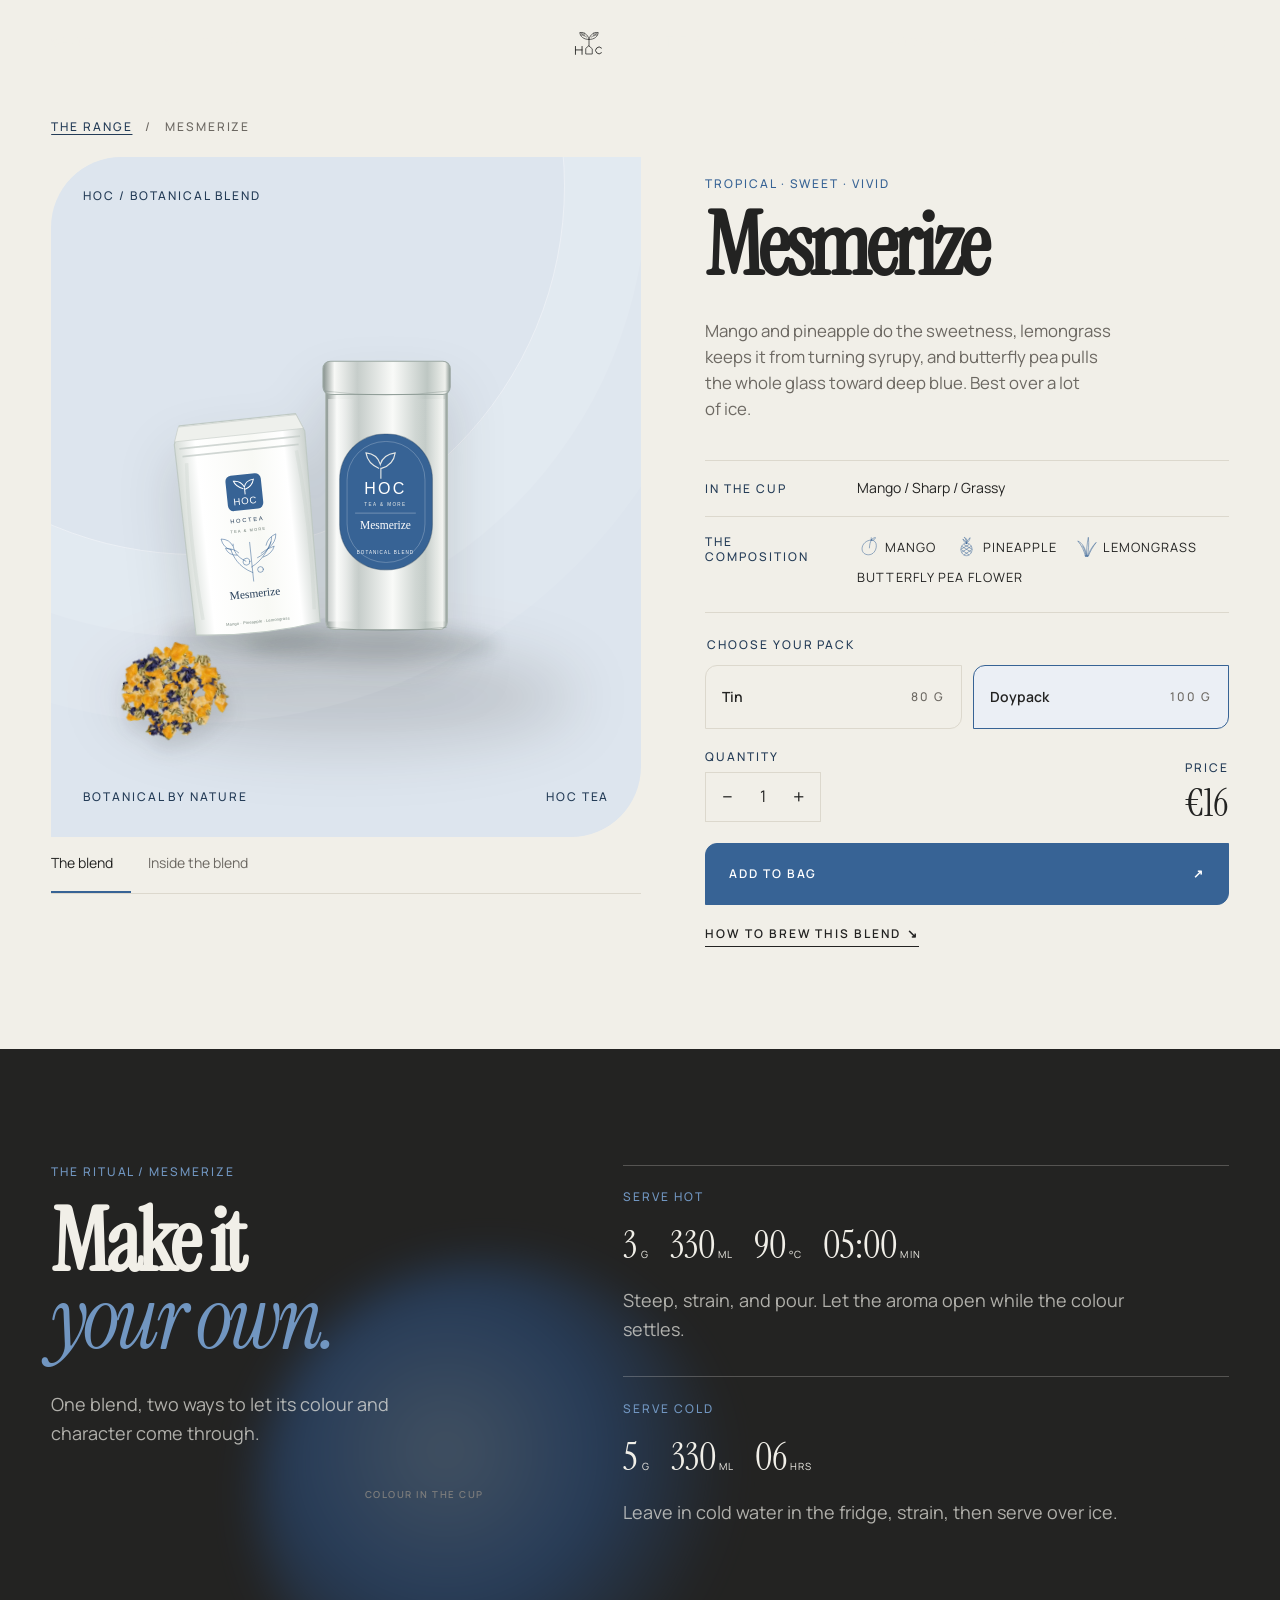
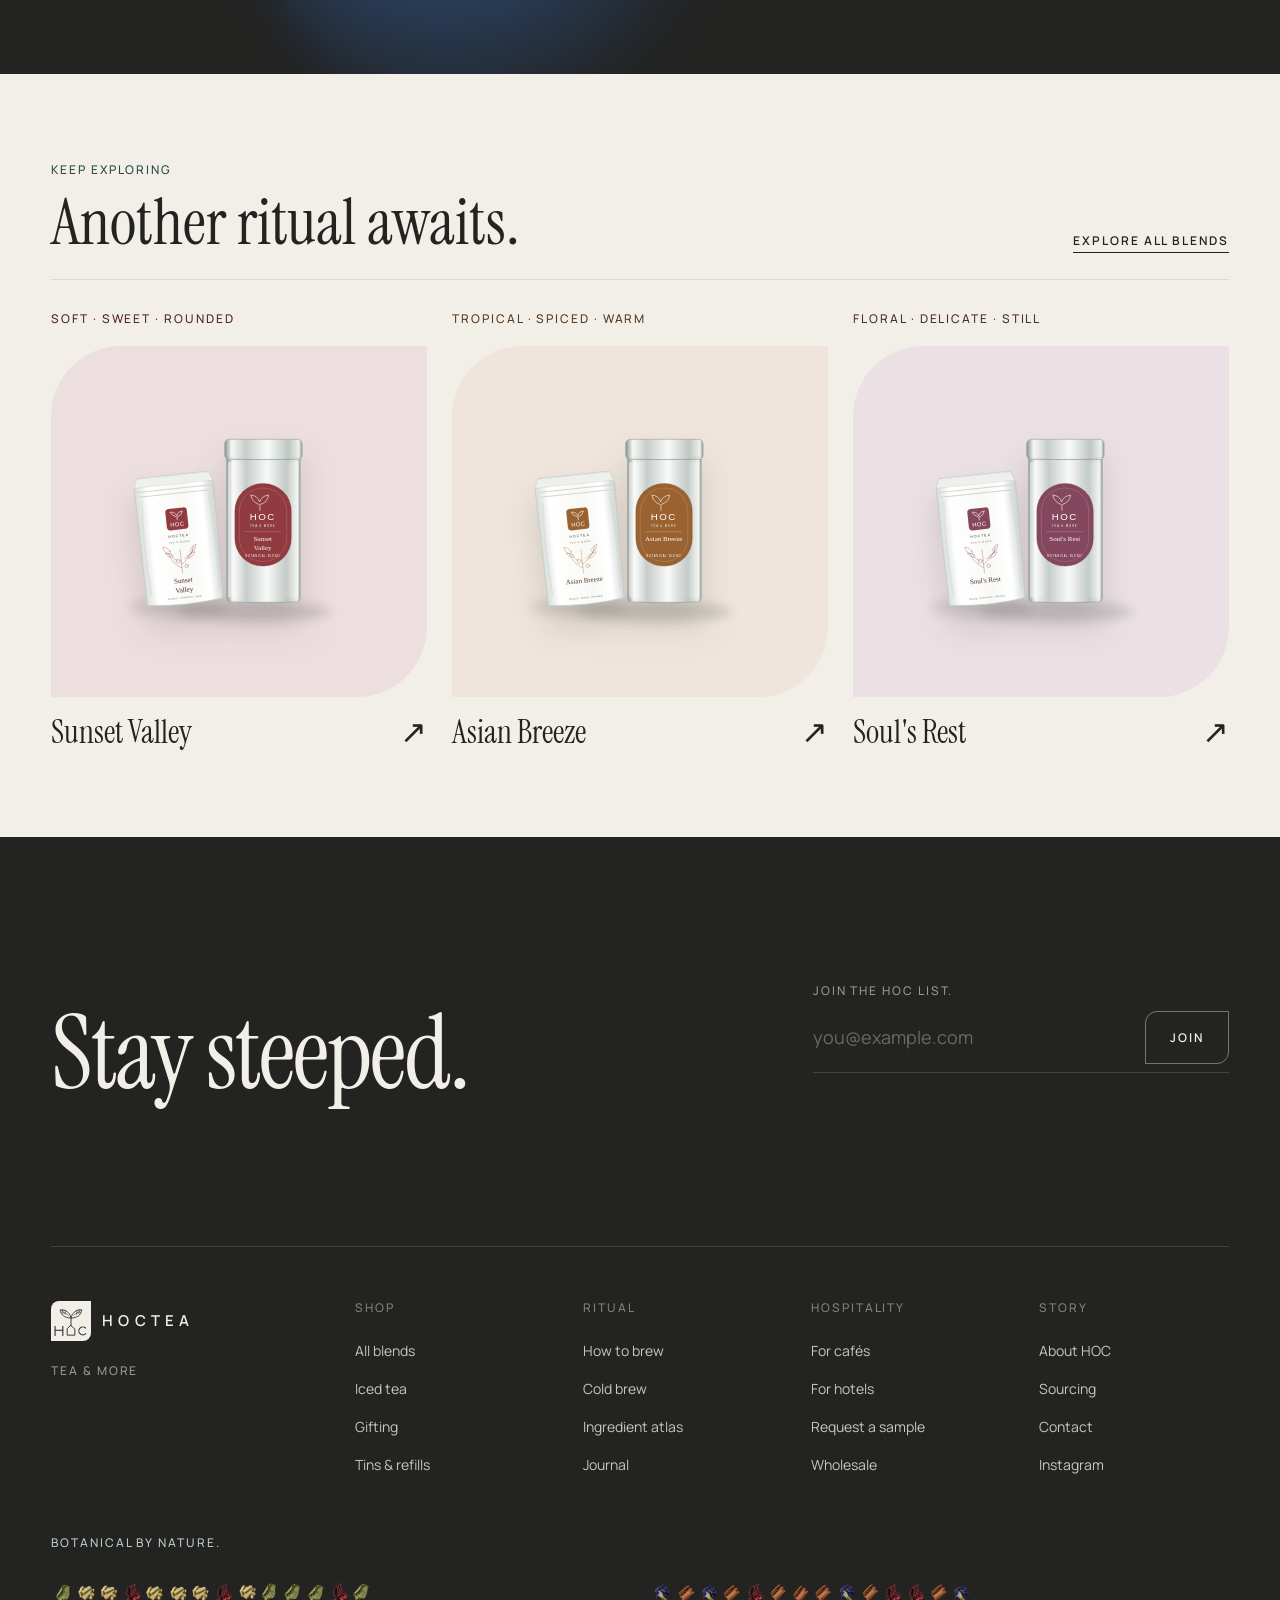
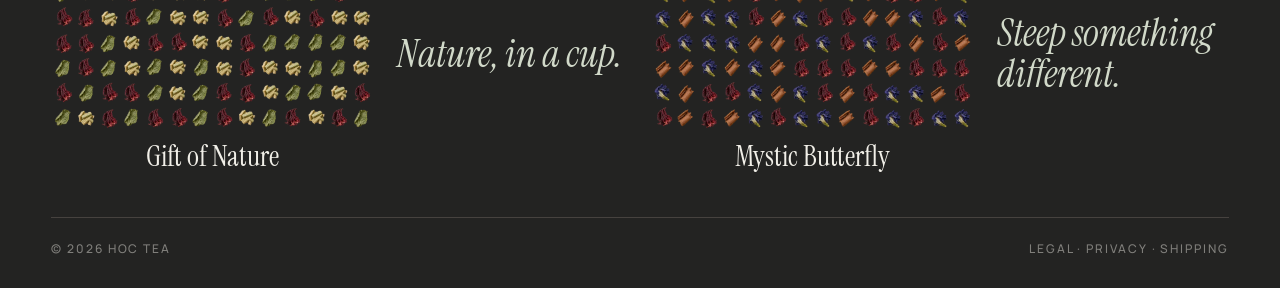
<file: products/mesmerize/index.html>
<!doctype html>
<html lang="en">
<head>
<meta charset="utf-8">
<meta name="viewport" content="width=device-width, initial-scale=1, viewport-fit=cover">
<title>Mesmerize — HOC Tea</title>
<meta name="description" content="Tropical · Sweet · Vivid. Mango, Pineapple, Lemongrass, Butterfly Pea Flower. Discover Mesmerize, how it tastes and how to brew it.">
<meta name="theme-color" content="#232322">
<link rel="preconnect" href="https://fonts.googleapis.com">
<link rel="preconnect" href="https://fonts.gstatic.com" crossorigin>
<link href="https://fonts.googleapis.com/css2?family=Instrument+Serif:ital@0;1&family=Manrope:wght@400;500;600&display=swap" rel="stylesheet">
<link rel="stylesheet" href="../../assets/css/hoc-core.css?v=9dc81688f6">
<link rel="stylesheet" href="../../assets/css/hoc-sections.css?v=5f044bbfbe">
<script>window.HOC = { assetBase: '../../' };</script>
<script>document.documentElement.classList.add('hoc-js');</script>
</head>
<body class="template-product">

  <a class="hoc-skip" href="../../#main">Skip to content</a>

  <header class="hoc-header" data-theme-mode="light" data-hoc="header">
    <div class="hoc-header__inner">
      <nav class="hoc-header__nav hoc-header__nav--start" aria-label="Primary">
        <a class="hoc-navlink" href="../../#range">Shop</a>
        <a class="hoc-navlink" href="../../#blends">Blends</a>
        <a class="hoc-navlink" href="../../#ritual">Ritual</a>
      </nav>

      <a class="hoc-header__brand hoc-lockup" href="../../#hero" aria-label="HOC Tea — home">
        <svg class="hoc-mark" viewBox="0 0 120 120" aria-hidden="true"><use href="#hoc-mark"></use></svg>
        <span class="hoc-lockup__word">Hoctea</span>
      </a>

      <nav class="hoc-header__nav hoc-header__nav--end" aria-label="Secondary">
        <a class="hoc-navlink" href="../../#hospitality">Horeca</a>
        <a class="hoc-navlink" href="../../#range">Search</a>
        <a class="hoc-navlink" href="../../#newsletter">Account</a>
        <button class="hoc-navlink hoc-bag" data-hoc="bag-open" aria-haspopup="dialog">
          Bag (<span class="hoc-bag__count" data-hoc="bag-count">0</span>)
        </button>
        <button class="hoc-burger" data-hoc="menu-toggle" aria-expanded="false"
                aria-controls="hoc-menu" aria-label="Menu"><span></span></button>
      </nav>
    </div>
  </header>

  <div class="hoc-menu" id="hoc-menu" data-hoc="menu" hidden>
    <nav class="hoc-menu__list" aria-label="Mobile">
      <a class="hoc-menu__link" href="../../#range">Shop</a>
      <a class="hoc-menu__link" href="../../#blends">Blends</a>
      <a class="hoc-menu__link" href="../../#ritual">Ritual</a>
      <a class="hoc-menu__link" href="../../#hospitality">Horeca</a>
    </nav>
    <div class="hoc-menu__foot hoc-micro">
      <a href="../../#newsletter">Account</a>
      <a href="../../#newsletter">Instagram</a>
      <a href="../../#newsletter">EN / TR</a>
    </div>
  </div>
<main id="main">
  <section class="hoc-section hoc-pdp" data-header-theme="dark" data-hoc="product-detail" style="--accent:#376395;--accent-2:#7196C1;--accent-wash:#DDE5EE;--accent-ink:#243C57;--liquid:#2F62A8">
    <div class="hoc-wrap">
      <nav class="hoc-pdp__crumb hoc-micro" aria-label="Breadcrumb"><a href="../../#range">The range</a><span aria-hidden="true">/</span><span aria-current="page">Mesmerize</span></nav>
      <div class="hoc-pdp__grid">
        <div class="hoc-pdp__gallery">
          <div class="hoc-pdp__stage hoc-shape--lg" data-pdp-stage>
            <div class="hoc-pdp__stage-label hoc-micro">HOC / BOTANICAL BLEND</div>
            <div class="hoc-pdp__scene" data-pdp-scene="pack">
              <img class="hoc-pdp__pack-image" src="../../assets/img/pack-duo-mesmerize.svg?v=a02d63004e" width="700" height="640" alt="Mesmerize tin and doypack" fetchpriority="high" decoding="async">
              <span class="hoc-pdp__raw-peek" aria-hidden="true"><img
        src="../../assets/img/pile-mesmerize.webp?v=3c16522329"
        srcset="../../assets/img/pile-mesmerize-420.webp?v=a94291ca96 420w, ../../assets/img/pile-mesmerize-640.webp?v=c556801266 640w, ../../assets/img/pile-mesmerize-900.webp?v=3c16522329 900w"
        sizes="12vw"
        width="640" height="640"
        alt=""
        loading="lazy" decoding="async"></span>
            </div>
            <div class="hoc-pdp__scene hoc-pdp__scene--raw" data-pdp-scene="raw" hidden><img
        src="../../assets/img/pile-mesmerize.webp?v=3c16522329"
        srcset="../../assets/img/pile-mesmerize-420.webp?v=a94291ca96 420w, ../../assets/img/pile-mesmerize-640.webp?v=c556801266 640w, ../../assets/img/pile-mesmerize-900.webp?v=3c16522329 900w"
        sizes="(max-width: 767px) 84vw, 42vw"
        width="640" height="640"
        alt="Loose Mesmerize blend: Mango, Pineapple, Lemongrass, Butterfly Pea Flower"
        loading="lazy" decoding="async"></div>
            <div class="hoc-pdp__stage-foot hoc-micro"><span>BOTANICAL BY NATURE</span><span>HOC TEA</span></div>
          </div>
          <div class="hoc-pdp__gallery-nav" role="group" aria-label="Product views">
            <button type="button" class="hoc-pdp__view is-active" data-pdp-view="pack" aria-pressed="true">The blend</button>
            <button type="button" class="hoc-pdp__view" data-pdp-view="raw" aria-pressed="false">Inside the blend</button>
          </div>
        </div>
        <div class="hoc-pdp__info">
          <p class="hoc-micro hoc-micro--accent">Tropical · Sweet · Vivid</p>
          <h1 class="hoc-pdp__title">Mesmerize</h1>
          <p class="hoc-pdp__lede">Mango and pineapple do the sweetness, lemongrass keeps it from turning syrupy, and butterfly pea pulls the whole glass toward deep blue. Best over a lot of ice.</p>
          <div class="hoc-pdp__taste"><span class="hoc-micro">IN THE CUP</span><p>Mango  /  Sharp  /  Grassy</p></div>
          <div class="hoc-pdp__ingredients"><p class="hoc-micro">THE COMPOSITION</p><ul><li><svg class="hoc-bot" viewBox="0 0 100 100" aria-hidden="true"><use href="#b-mango"></use></svg><span>Mango</span></li><li><svg class="hoc-bot" viewBox="0 0 100 100" aria-hidden="true"><use href="#b-pineapple"></use></svg><span>Pineapple</span></li><li><svg class="hoc-bot" viewBox="0 0 100 100" aria-hidden="true"><use href="#b-lemongrass"></use></svg><span>Lemongrass</span></li><li><span>Butterfly Pea Flower</span></li></ul></div>
          <form class="hoc-pdp__form" data-pdp-form action="../../#range">
            <fieldset class="hoc-pdp__packaging"><legend class="hoc-micro">CHOOSE YOUR PACK</legend>
              <label class="hoc-pdp__option"><input type="radio" name="pack-mesmerize" value="tin" data-pdp-variant data-price="€20" ><span class="hoc-pdp__option-label">Tin</span><span class="hoc-micro">80 g</span></label><label class="hoc-pdp__option"><input type="radio" name="pack-mesmerize" value="doypack" data-pdp-variant data-price="€16" checked><span class="hoc-pdp__option-label">Doypack</span><span class="hoc-micro">100 g</span></label>
            </fieldset>
            <div class="hoc-pdp__purchase"><div class="hoc-pdp__qty"><label class="hoc-micro" for="qty-mesmerize">QUANTITY</label><div class="hoc-pdp__qty-control"><button type="button" data-pdp-qty="-1" aria-label="Decrease quantity">−</button><input id="qty-mesmerize" name="quantity" type="number" min="1" max="99" step="1" value="1" inputmode="numeric"><button type="button" data-pdp-qty="1" aria-label="Increase quantity">+</button></div></div><div class="hoc-pdp__price"><span class="hoc-micro">PRICE</span><strong data-pdp-price>€16</strong></div></div>
            <button class="hoc-btn hoc-btn--solid hoc-pdp__add" type="button" data-hoc="add" data-blend="mesmerize">Add to bag <span aria-hidden="true">↗</span></button>
          </form>
          <a class="hoc-pdp__ritual-link hoc-link" href="#product-ritual">How to brew this blend <span aria-hidden="true">↘</span></a>
        </div>
      </div>
    </div>
  </section>
  <section class="hoc-section hoc-pdp-ritual" id="product-ritual" data-header-theme="light" style="--accent:#376395;--accent-2:#7196C1;--accent-wash:#DDE5EE;--accent-ink:#243C57;--liquid:#2F62A8">
    <div class="hoc-wrap hoc-pdp-ritual__inner">
      <div class="hoc-pdp-ritual__intro"><p class="hoc-micro">THE RITUAL / MESMERIZE</p><h2>Make it<br><em>your own.</em></h2><p>One blend, two ways to let its colour and character come through.</p></div>
      <div class="hoc-pdp-ritual__recipes">
        <div class="hoc-pdp-ritual__recipe"><p class="hoc-micro">SERVE HOT</p><div><span>3<small>G</small></span><span>330<small>ML</small></span><span>90<small>°C</small></span><span>05:00<small>MIN</small></span></div><p>Steep, strain, and pour. Let the aroma open while the colour settles.</p></div>
        <div class="hoc-pdp-ritual__recipe"><p class="hoc-micro">SERVE COLD</p><div><span>5<small>G</small></span><span>330<small>ML</small></span><span>06<small>HRS</small></span></div><p>Leave in cold water in the fridge, strain, then serve over ice.</p></div>
      </div>
      <div class="hoc-pdp-ritual__colour" aria-hidden="true"><span></span><p>COLOUR IN THE CUP</p></div>
    </div>
  </section>
  <section class="hoc-section hoc-pdp-related" data-header-theme="dark"><div class="hoc-wrap"><div class="hoc-pdp-related__head"><div><p class="hoc-micro">KEEP EXPLORING</p><h2>Another ritual awaits.</h2></div><a class="hoc-link" href="../../#range">Explore all blends</a></div><div class="hoc-pdp-related__grid"><a class="hoc-pdp-related__item" href="../../products/sunset-valley/" style="--accent:#913B41;--accent-2:#BD7579;--accent-wash:#EDDEDF;--accent-ink:#542629;--liquid:#A8462F"><span class="hoc-micro">Soft · Sweet · Rounded</span><span class="hoc-pdp-related__media"><img class="" src="../../assets/img/pack-duo-sunset-valley.svg?v=2b1dcef6f1" width="700" height="640" alt="Sunset Valley tin and doypack" loading="lazy" decoding="async"></span><span class="hoc-pdp-related__name">Sunset Valley <span aria-hidden="true">↗</span></span></a><a class="hoc-pdp-related__item" href="../../products/asian-breeze/" style="--accent:#9B6231;--accent-2:#C6966C;--accent-wash:#EFE5DC;--accent-ink:#5A3B21;--liquid:#B4682A"><span class="hoc-micro">Tropical · Spiced · Warm</span><span class="hoc-pdp-related__media"><img class="" src="../../assets/img/pack-duo-asian-breeze.svg?v=5d4d95d2a2" width="700" height="640" alt="Asian Breeze tin and doypack" loading="lazy" decoding="async"></span><span class="hoc-pdp-related__name">Asian Breeze <span aria-hidden="true">↗</span></span></a><a class="hoc-pdp-related__item" href="../../products/souls-rest/" style="--accent:#85475E;--accent-2:#B37F92;--accent-wash:#EBE0E4;--accent-ink:#4E2D39;--liquid:#9E4A5E"><span class="hoc-micro">Floral · Delicate · Still</span><span class="hoc-pdp-related__media"><img class="" src="../../assets/img/pack-duo-souls-rest.svg?v=c3922076d9" width="700" height="640" alt="Soul's Rest tin and doypack" loading="lazy" decoding="async"></span><span class="hoc-pdp-related__name">Soul's Rest <span aria-hidden="true">↗</span></span></a></div></div></section>
</main>

    <section class="hoc-section hoc-news" id="newsletter" data-theme="ink"
             data-header-theme="light">
      <div class="hoc-wrap hoc-pad">
        <div class="hoc-news__inner">
          <h2 class="hoc-display-xl" data-split="lines">Stay steeped.</h2>
          <form class="hoc-news__form" data-hoc="newsletter" novalidate>
            <label class="hoc-micro" for="hoc-email">Join the HOC list.</label>
            <div class="hoc-news__field">
              <input id="hoc-email" name="email" type="email" autocomplete="email"
                     placeholder="you@example.com" required>
              <button class="hoc-btn" type="submit">Join</button>
            </div>
            <p class="hoc-news__msg hoc-micro" data-hoc="newsletter-msg" role="status"></p>
          </form>
        </div>
      </div>
    </section>

    <footer class="hoc-section hoc-footer" id="footer" data-theme="ink" data-header-theme="light">
      <div class="hoc-wrap">
        <div class="hoc-footer__grid">
          <div class="hoc-footer__brand">
            <a class="hoc-lockup" href="../../#hero" aria-label="HOC Tea — home">
              <svg class="hoc-mark" viewBox="0 0 120 120" aria-hidden="true"><use href="#hoc-mark"></use></svg>
              <span class="hoc-lockup__word">Hoctea</span>
            </a>
            <p class="hoc-micro hoc-footer__tag">Tea &amp; More</p>
          </div>

          <nav class="hoc-footer__col" aria-label="Shop">
            <p class="hoc-micro hoc-footer__h">Shop</p>
            <ul><li><a href="../../#range">All blends</a></li><li><a href="../../#range">Iced tea</a></li><li><a href="../../#range">Gifting</a></li><li><a href="../../#range">Tins &amp; refills</a></li></ul>
          </nav>
          <nav class="hoc-footer__col" aria-label="Ritual">
            <p class="hoc-micro hoc-footer__h">Ritual</p>
            <ul><li><a href="../../#range">How to brew</a></li><li><a href="../../#range">Cold brew</a></li><li><a href="../../#range">Ingredient atlas</a></li><li><a href="../../#range">Journal</a></li></ul>
          </nav>
          <nav class="hoc-footer__col" aria-label="Hospitality">
            <p class="hoc-micro hoc-footer__h">Hospitality</p>
            <ul><li><a href="../../#range">For cafés</a></li><li><a href="../../#range">For hotels</a></li><li><a href="../../#range">Request a sample</a></li><li><a href="../../#range">Wholesale</a></li></ul>
          </nav>
          <nav class="hoc-footer__col" aria-label="Story">
            <p class="hoc-micro hoc-footer__h">Story</p>
            <ul><li><a href="../../#range">About HOC</a></li><li><a href="../../#range">Sourcing</a></li><li><a href="../../#range">Contact</a></li><li><a href="../../#range">Instagram</a></li></ul>
          </nav>
        </div>

        <div class="hoc-current" data-hoc="footer-current" data-atlas="../../assets/img/botanical-atlas-petals.webp?v=d1b16089cf" aria-label="The HOC botanical collection">
          <div class="hoc-current__head hoc-micro">
            <p>Botanical by nature.</p>
            <button class="hoc-current__pause" type="button" data-current-pause aria-pressed="false" hidden>Pause flow</button>
          </div>
          <div class="hoc-current__viewport">
            <ul class="hoc-current__track">
              <li class="hoc-current__item" data-ingredients="Hibiscus|Mint Leaf|Lemongrass" data-seed="gift-of-nature">
                <a class="hoc-current__blend" href="../../products/gift-of-nature/">
                  <span class="hoc-current__media"><img
        src="../../assets/img/pile-gift-of-nature.webp?v=ecd68be307"
        srcset="../../assets/img/pile-gift-of-nature-420.webp?v=6c2828f4b4 420w, ../../assets/img/pile-gift-of-nature-640.webp?v=566a571770 640w, ../../assets/img/pile-gift-of-nature-900.webp?v=ecd68be307 900w"
        sizes="(max-width: 699px) 180px, 230px"
        width="640" height="640"
        alt=""
        loading="lazy" decoding="async"></span>
                  <span class="hoc-current__name">Gift of Nature</span>
                </a>
                <p class="hoc-current__saying">Nature, in a cup.</p>
              </li><li class="hoc-current__item" data-ingredients="Butterfly Pea Flower|Hibiscus|Cinnamon Stick" data-seed="mystic-butterfly">
                <a class="hoc-current__blend" href="../../products/mystic-butterfly/">
                  <span class="hoc-current__media"><img
        src="../../assets/img/pile-mystic-butterfly.webp?v=42630e2230"
        srcset="../../assets/img/pile-mystic-butterfly-420.webp?v=8edc1d8317 420w, ../../assets/img/pile-mystic-butterfly-640.webp?v=42e47a9c87 640w, ../../assets/img/pile-mystic-butterfly-900.webp?v=42630e2230 900w"
        sizes="(max-width: 699px) 180px, 230px"
        width="640" height="640"
        alt=""
        loading="lazy" decoding="async"></span>
                  <span class="hoc-current__name">Mystic Butterfly</span>
                </a>
                <p class="hoc-current__saying">Steep something different.</p>
              </li><li class="hoc-current__item" data-ingredients="Mango|Pineapple|Lemongrass|Butterfly Pea Flower" data-seed="mesmerize">
                <a class="hoc-current__blend" href="../../products/mesmerize/">
                  <span class="hoc-current__media"><img
        src="../../assets/img/pile-mesmerize.webp?v=3c16522329"
        srcset="../../assets/img/pile-mesmerize-420.webp?v=a94291ca96 420w, ../../assets/img/pile-mesmerize-640.webp?v=c556801266 640w, ../../assets/img/pile-mesmerize-900.webp?v=3c16522329 900w"
        sizes="(max-width: 699px) 180px, 230px"
        width="640" height="640"
        alt=""
        loading="lazy" decoding="async"></span>
                  <span class="hoc-current__name">Mesmerize</span>
                </a>
                <p class="hoc-current__saying">A ritual of your own.</p>
              </li><li class="hoc-current__item" data-ingredients="Rooibos|Strawberry|Apple|Bourbon Vanilla" data-seed="sunset-valley">
                <a class="hoc-current__blend" href="../../products/sunset-valley/">
                  <span class="hoc-current__media"><img
        src="../../assets/img/pile-sunset-valley.webp?v=7d27b155a1"
        srcset="../../assets/img/pile-sunset-valley-420.webp?v=864ba5d17c 420w, ../../assets/img/pile-sunset-valley-640.webp?v=b6e6c095d3 640w, ../../assets/img/pile-sunset-valley-900.webp?v=7d27b155a1 900w"
        sizes="(max-width: 699px) 180px, 230px"
        width="640" height="640"
        alt=""
        loading="lazy" decoding="async"></span>
                  <span class="hoc-current__name">Sunset Valley</span>
                </a>
                <p class="hoc-current__saying">Hot. Cold. HOC.</p>
              </li><li class="hoc-current__item" data-ingredients="Rooibos|Mango|Pineapple|Dried Ginger|Cinnamon Stick|Lemon Peel" data-seed="asian-breeze">
                <a class="hoc-current__blend" href="../../products/asian-breeze/">
                  <span class="hoc-current__media"><img
        src="../../assets/img/pile-asian-breeze.webp?v=751eab5773"
        srcset="../../assets/img/pile-asian-breeze-420.webp?v=124948781e 420w, ../../assets/img/pile-asian-breeze-640.webp?v=1bc66cf35b 640w, ../../assets/img/pile-asian-breeze-900.webp?v=751eab5773 900w"
        sizes="(max-width: 699px) 180px, 230px"
        width="640" height="640"
        alt=""
        loading="lazy" decoding="async"></span>
                  <span class="hoc-current__name">Asian Breeze</span>
                </a>
                <p class="hoc-current__saying">Colour your everyday.</p>
              </li><li class="hoc-current__item" data-ingredients="Oolong|Dried Rose|Hibiscus|Chamomile" data-seed="souls-rest">
                <a class="hoc-current__blend" href="../../products/souls-rest/">
                  <span class="hoc-current__media"><img
        src="../../assets/img/pile-souls-rest.webp?v=c03384b3da"
        srcset="../../assets/img/pile-souls-rest-420.webp?v=86b7b7a791 420w, ../../assets/img/pile-souls-rest-640.webp?v=3a8ae868c1 640w, ../../assets/img/pile-souls-rest-900.webp?v=c03384b3da 900w"
        sizes="(max-width: 699px) 180px, 230px"
        width="640" height="640"
        alt=""
        loading="lazy" decoding="async"></span>
                  <span class="hoc-current__name">Soul's Rest</span>
                </a>
                <p class="hoc-current__saying">Let nature flow.</p>
              </li><li class="hoc-current__item" data-ingredients="Green Tea|Lemongrass|Strawberry|Blackberry|Butterfly Pea Flower" data-seed="gold-skies">
                <a class="hoc-current__blend" href="../../products/gold-skies/">
                  <span class="hoc-current__media"><img
        src="../../assets/img/pile-gold-skies.webp?v=19c950d00d"
        srcset="../../assets/img/pile-gold-skies-420.webp?v=37b6445498 420w, ../../assets/img/pile-gold-skies-640.webp?v=113e82a796 640w, ../../assets/img/pile-gold-skies-900.webp?v=19c950d00d 900w"
        sizes="(max-width: 699px) 180px, 230px"
        width="640" height="640"
        alt=""
        loading="lazy" decoding="async"></span>
                  <span class="hoc-current__name">Gold Skies</span>
                </a>
                <p class="hoc-current__saying">Nature, in a cup.</p>
              </li><li class="hoc-current__item" data-ingredients="Jasmine|Pineapple|Hibiscus|White Tea|Cinnamon Stick" data-seed="pink-moon">
                <a class="hoc-current__blend" href="../../products/pink-moon/">
                  <span class="hoc-current__media"><img
        src="../../assets/img/pile-pink-moon.webp?v=0eb61fd2c5"
        srcset="../../assets/img/pile-pink-moon-420.webp?v=22166d043d 420w, ../../assets/img/pile-pink-moon-640.webp?v=a0f375b76f 640w, ../../assets/img/pile-pink-moon-900.webp?v=0eb61fd2c5 900w"
        sizes="(max-width: 699px) 180px, 230px"
        width="640" height="640"
        alt=""
        loading="lazy" decoding="async"></span>
                  <span class="hoc-current__name">Pink Moon</span>
                </a>
                <p class="hoc-current__saying">Steep something different.</p>
              </li><li class="hoc-current__item" data-ingredients="Jasmine|Chamomile|Lavender|Lemon Balm" data-seed="innerbloom">
                <a class="hoc-current__blend" href="../../products/innerbloom/">
                  <span class="hoc-current__media"><img
        src="../../assets/img/pile-innerbloom.webp?v=5feecddc57"
        srcset="../../assets/img/pile-innerbloom-420.webp?v=0d6bb9040d 420w, ../../assets/img/pile-innerbloom-640.webp?v=e09cdf4c2a 640w, ../../assets/img/pile-innerbloom-900.webp?v=5feecddc57 900w"
        sizes="(max-width: 699px) 180px, 230px"
        width="640" height="640"
        alt=""
        loading="lazy" decoding="async"></span>
                  <span class="hoc-current__name">Innerbloom</span>
                </a>
                <p class="hoc-current__saying">A ritual of your own.</p>
              </li><li class="hoc-current__item" data-ingredients="Strawberry|White Tea|Lemon Peel|Apple|Mango|Cinnamon Stick" data-seed="white-tea-melody">
                <a class="hoc-current__blend" href="../../products/white-tea-melody/">
                  <span class="hoc-current__media"><img
        src="../../assets/img/pile-white-tea-melody.webp?v=aacaaa13e7"
        srcset="../../assets/img/pile-white-tea-melody-420.webp?v=04be5cf67c 420w, ../../assets/img/pile-white-tea-melody-640.webp?v=0e9a3ecb80 640w, ../../assets/img/pile-white-tea-melody-900.webp?v=aacaaa13e7 900w"
        sizes="(max-width: 699px) 180px, 230px"
        width="640" height="640"
        alt=""
        loading="lazy" decoding="async"></span>
                  <span class="hoc-current__name">White Tea Melody</span>
                </a>
                <p class="hoc-current__saying">Hot. Cold. HOC.</p>
              </li><li class="hoc-current__item" data-ingredients="Passionflower|Apple|Lemongrass|Hibiscus|Blackberry" data-seed="reflection">
                <a class="hoc-current__blend" href="../../products/reflection/">
                  <span class="hoc-current__media"><img
        src="../../assets/img/pile-reflection.webp?v=409dec8773"
        srcset="../../assets/img/pile-reflection-420.webp?v=89dd859883 420w, ../../assets/img/pile-reflection-640.webp?v=ad648beffc 640w, ../../assets/img/pile-reflection-900.webp?v=409dec8773 900w"
        sizes="(max-width: 699px) 180px, 230px"
        width="640" height="640"
        alt=""
        loading="lazy" decoding="async"></span>
                  <span class="hoc-current__name">Reflection</span>
                </a>
                <p class="hoc-current__saying">Colour your everyday.</p>
              </li><li class="hoc-current__item" data-ingredients="Rooibos|Mate|Fresh Ginger|Strawberry|Orange Peel" data-seed="winter-tale">
                <a class="hoc-current__blend" href="../../products/winter-tale/">
                  <span class="hoc-current__media"><img
        src="../../assets/img/pile-winter-tale.webp?v=f223005500"
        srcset="../../assets/img/pile-winter-tale-420.webp?v=eccb94b7c0 420w, ../../assets/img/pile-winter-tale-640.webp?v=bbcdfa4990 640w, ../../assets/img/pile-winter-tale-900.webp?v=f223005500 900w"
        sizes="(max-width: 699px) 180px, 230px"
        width="640" height="640"
        alt=""
        loading="lazy" decoding="async"></span>
                  <span class="hoc-current__name">Winter Tale</span>
                </a>
                <p class="hoc-current__saying">Let nature flow.</p>
              </li><li class="hoc-current__item" data-ingredients="Apple|Mango|Rosehip|Fennel|Passionflower" data-seed="wintertide">
                <a class="hoc-current__blend" href="../../products/wintertide/">
                  <span class="hoc-current__media"><img
        src="../../assets/img/pile-wintertide.webp?v=b255bb89fb"
        srcset="../../assets/img/pile-wintertide-420.webp?v=50593f5f81 420w, ../../assets/img/pile-wintertide-640.webp?v=904b4d17e4 640w, ../../assets/img/pile-wintertide-900.webp?v=b255bb89fb 900w"
        sizes="(max-width: 699px) 180px, 230px"
        width="640" height="640"
        alt=""
        loading="lazy" decoding="async"></span>
                  <span class="hoc-current__name">Wintertide</span>
                </a>
                <p class="hoc-current__saying">Nature, in a cup.</p>
              </li><li class="hoc-current__item" data-ingredients="Apple|Cinnamon Stick|Hibiscus|Orange Peel" data-seed="bloomera">
                <a class="hoc-current__blend" href="../../products/bloomera/">
                  <span class="hoc-current__media"><img
        src="../../assets/img/pile-bloomera.webp?v=9e0e81fef8"
        srcset="../../assets/img/pile-bloomera-420.webp?v=d39bb382ac 420w, ../../assets/img/pile-bloomera-640.webp?v=17962d92d0 640w, ../../assets/img/pile-bloomera-900.webp?v=9e0e81fef8 900w"
        sizes="(max-width: 699px) 180px, 230px"
        width="640" height="640"
        alt=""
        loading="lazy" decoding="async"></span>
                  <span class="hoc-current__name">Bloomera</span>
                </a>
                <p class="hoc-current__saying">Steep something different.</p>
              </li>
            </ul>
          </div>
        </div>

        <div class="hoc-footer__legal hoc-micro">
          <p>&copy; 2026 HOC Tea</p>
          <p><a href="../../#newsletter">Legal</a> · <a href="../../#newsletter">Privacy</a> · <a href="../../#newsletter">Shipping</a></p>
        </div>
      </div>
    </footer>

  <div class="hoc-drawer" data-hoc="drawer" role="dialog" aria-modal="true"
       aria-label="Bag" hidden>
    <div class="hoc-drawer__scrim" data-hoc="drawer-close"></div>
    <div class="hoc-drawer__panel">
      <header class="hoc-drawer__head">
        <p class="hoc-micro">Your bag (<span data-hoc="bag-count">0</span>)</p>
        <button class="hoc-link" data-hoc="drawer-close">Close</button>
      </header>
      <div class="hoc-drawer__body" data-hoc="drawer-items">
        <p class="hoc-drawer__empty hoc-body">Nothing steeping yet.</p>
      </div>
      <footer class="hoc-drawer__foot">
        <div class="hoc-drawer__total hoc-micro">
          <span>Subtotal</span><span data-hoc="bag-total">€0</span>
        </div>
        <button class="hoc-btn hoc-btn--solid" data-hoc="checkout">Checkout</button>
      </footer>
    </div>
  </div>
<svg width="0" height="0" style="position:absolute" aria-hidden="true"><symbol id="hoc-mark" viewBox="0 0 120 120">
  <!-- HOC mark, traced from Logo/black-png.png.

       Plate: 120x120. Top-left and bottom-right rounded at 24 (20% of the
       side); top-right and bottom-left square. That asymmetry is the brand
       shape primitive reused across media frames, the cart drawer and CTAs (§4).

       Letter geometry is measured, not eyeballed: H stems sit at x 12.2 / 35.5,
       the tag runs x 48.5-71.5, the C is r12 about (95.5, 89.7), and every one
       of them spans y 75.7-103.7. -->
  <path class="hoc-mark__plate"
        d="M24 0 H120 V96 A24 24 0 0 1 96 120 H0 V24 A24 24 0 0 1 24 0 Z"
        fill="currentColor"/>
  <g class="hoc-mark__art" fill="none" stroke="var(--hoc-mark-ink, #F1EFE8)"
     stroke-linecap="round" stroke-linejoin="round">
    <!-- sprout: two leaves meeting at the stem head -->
    <g stroke-width="2.4">
      <path d="M59 51 C41 51 29 41 27.5 26.5 C42 25 55 33 59 47 Z"/>
      <path d="M61 51 C79 51 91 41 92.5 26.5 C78 25 65 33 61 47 Z"/>
    </g>
    <g stroke-width="1.5">
      <path d="M31 29 L52 43"/>
      <path d="M35.5 26 L35.5 35"/>
      <path d="M43 27.5 L43 39.5"/>
      <path d="M31.5 36 L41 36"/>
      <path d="M89 29 L68 43"/>
      <path d="M84.5 26 L84.5 35"/>
      <path d="M77 27.5 L77 39.5"/>
      <path d="M88.5 36 L79 36"/>
    </g>
    <!-- stem into the tag -->
    <path d="M60 51 V74" stroke-width="2.6"/>
    <!-- tag: the O of HOC -->
    <path d="M60 74.2 L71.5 84 V102.4 H48.5 V84 Z" stroke-width="2.6"/>
    <!-- H -->
    <path d="M12.2 75.7 V103.7 M12.2 88 H35.5 M35.5 75.7 V103.7" stroke-width="3.1"/>
    <!-- C -->
    <path d="M104 81.2 A12 12 0 1 0 104 98.2" stroke-width="3.1"/>
  </g>
</symbol></svg><svg xmlns="http://www.w3.org/2000/svg" style="display:none" aria-hidden="true">
<!-- ==========================================================================
     HOC TEA — botanical sprite.

     Single-stroke line art in the packaging illustration language. Every shape
     is an open or closed <path> with no fill, so GSAP DrawSVG can draw it on
     (§16, §22). viewBox is 100x100 for all symbols; stroke-width is set by the
     consumer via CSS so the same drawing works at 40px and at 400px.

     Production note §50: these are authored, not traced. When the packaging
     vectors arrive as AI/PDF, swap the <path> data — the ids and viewBox are
     the contract and nothing else has to change.
     ========================================================================== -->

<defs>
  <g id="b-petal-hibiscus">
    <path d="M50 50 C41 43 37 31 41 22 C44 15 56 15 59 22 C63 31 59 43 50 50 Z"/>
  </g>
</defs>

<symbol id="b-hibiscus" viewBox="0 0 100 100">
  <g fill="none" stroke="currentColor" stroke-linecap="round" stroke-linejoin="round">
    <use href="#b-petal-hibiscus" transform="rotate(0 50 50)"/>
    <use href="#b-petal-hibiscus" transform="rotate(72 50 50)"/>
    <use href="#b-petal-hibiscus" transform="rotate(144 50 50)"/>
    <use href="#b-petal-hibiscus" transform="rotate(216 50 50)"/>
    <use href="#b-petal-hibiscus" transform="rotate(288 50 50)"/>
    <!-- the long protruding staminal column hibiscus is known for -->
    <path d="M50 50 C56 61 61 70 65 79"/>
    <circle cx="66" cy="82" r="2"/>
    <circle cx="60.5" cy="72.5" r="1.5"/>
    <circle cx="70" cy="77" r="1.5"/>
    <circle cx="50" cy="50" r="3.4"/>
  </g>
</symbol>

<symbol id="b-mint" viewBox="0 0 100 100">
  <g fill="none" stroke="currentColor" stroke-linecap="round" stroke-linejoin="round">
    <path d="M50 92 C50 74 50 46 50 16"/>
    <path d="M50 68 C40 68 30 62 26 51 C36 47 47 53 50 62 Z"/>
    <path d="M50 68 C60 68 70 62 74 51 C64 47 53 53 50 62 Z"/>
    <path d="M50 46 C42 46 33 41 29 32 C38 28 47 33 50 41 Z"/>
    <path d="M50 46 C58 46 67 41 71 32 C62 28 53 33 50 41 Z"/>
    <path d="M50 27 C44 27 38 23 35 17 C42 14 48 18 50 23 Z"/>
    <path d="M50 27 C56 27 62 23 65 17 C58 14 52 18 50 23 Z"/>
    <path d="M33 53 l14 8 M36 34 l12 7 M67 53 l-14 8 M64 34 l-12 7"/>
  </g>
</symbol>

<symbol id="b-lemongrass" viewBox="0 0 100 100">
  <g fill="none" stroke="currentColor" stroke-linecap="round" stroke-linejoin="round">
    <path d="M46 94 C40 70 30 46 12 26 C34 36 46 60 50 88"/>
    <path d="M50 94 C50 66 52 38 58 10 C62 40 58 70 54 94"/>
    <path d="M54 94 C62 72 74 50 92 32 C76 54 66 72 58 92"/>
    <path d="M48 94 C46 78 42 62 33 48"/>
    <path d="M44 90 h14"/>
  </g>
</symbol>

<symbol id="b-butterfly-pea" viewBox="0 0 100 100">
  <g fill="none" stroke="currentColor" stroke-linecap="round" stroke-linejoin="round">
    <!-- Clitoria ternatea: one broad fan-shaped standard petal that narrows to
         the calyx, with the keel folded out below it. -->
    <path d="M50 74 C29 70 15 55 16 38 C30 24 70 24 84 38 C85 55 71 70 50 74 Z"/>
    <path d="M50 74 C47 60 46 46 48 33 M50 74 C53 60 54 46 52 33"/>
    <path d="M26 33 C33 45 40 58 46 70 M74 33 C67 45 60 58 54 70"/>
    <path d="M36 27 C40 42 43 57 47 72 M64 27 C60 42 57 57 53 72"/>
    <!-- calyx + keel -->
    <path d="M50 74 L50 84"/>
    <path d="M43 82 C46 89 54 89 57 82"/>
    <path d="M50 88 L50 96"/>
  </g>
</symbol>

<symbol id="b-cinnamon" viewBox="0 0 100 100">
  <g fill="none" stroke="currentColor" stroke-linecap="round" stroke-linejoin="round">
    <!-- a quill, seen slightly from above so the roll is visible -->
    <path d="M36 22 L40 84 C40 89 44 92 50 92 C56 92 60 89 60 84 L64 22"/>
    <path d="M50 14 C58 14 64 17 64 21 C64 25 58 28 50 28 C42 28 36 25 36 21 C36 17 42 14 50 14 Z"/>
    <path d="M44 21 C45 18 49 17 53 18 C56 19 57 21 55 22 C53 23 51 22 51 21"/>
    <path d="M46 28 L48 86 M56 27 L54 86" stroke-opacity=".7"/>
  </g>
</symbol>

<symbol id="b-mango" viewBox="0 0 100 100">
  <g fill="none" stroke="currentColor" stroke-linecap="round" stroke-linejoin="round">
    <path d="M62 22 C40 22 22 40 22 60 C22 76 34 86 50 86 C70 86 84 68 84 46 C84 32 76 22 62 22 Z"/>
    <path d="M62 22 C58 30 54 42 54 56"/>
    <path d="M62 22 C66 16 72 12 80 11 C79 18 74 22 68 23"/>
    <path d="M62 22 L62 12"/>
  </g>
</symbol>

<symbol id="b-pineapple" viewBox="0 0 100 100">
  <g fill="none" stroke="currentColor" stroke-linecap="round" stroke-linejoin="round">
    <path d="M50 36 C34 36 26 48 26 62 C26 78 36 90 50 90 C64 90 74 78 74 62 C74 48 66 36 50 36 Z"/>
    <path d="M31 50 L69 74 M31 66 L60 86 M40 42 L74 62 M69 50 L31 74 M69 66 L40 86 M60 42 L26 62"/>
    <path d="M50 36 C50 26 46 16 40 10 C48 12 52 20 52 30"/>
    <path d="M50 36 C52 26 58 16 66 12 C64 22 58 30 52 34"/>
    <path d="M50 36 C46 28 42 22 34 18 C38 26 42 32 47 36"/>
  </g>
</symbol>

<symbol id="b-strawberry" viewBox="0 0 100 100">
  <g fill="none" stroke="currentColor" stroke-linecap="round" stroke-linejoin="round">
    <path d="M50 90 C32 78 24 62 24 48 C24 36 34 30 44 34 C47 35 49 36 50 38 C51 36 53 35 56 34 C66 30 76 36 76 48 C76 62 68 78 50 90 Z"/>
    <path d="M50 34 L50 20"/>
    <path d="M50 26 C44 22 36 21 30 24 C34 30 42 32 48 30"/>
    <path d="M50 26 C56 22 64 21 70 24 C66 30 58 32 52 30"/>
    <path d="M38 48 h.01 M50 52 h.01 M62 48 h.01 M44 62 h.01 M56 62 h.01 M50 74 h.01"
          stroke-linecap="round" stroke-width="3"/>
  </g>
</symbol>

<symbol id="b-apple" viewBox="0 0 100 100">
  <g fill="none" stroke="currentColor" stroke-linecap="round" stroke-linejoin="round">
    <path d="M50 32 C44 26 34 26 28 34 C20 44 22 62 32 76 C38 84 44 86 50 82 C56 86 62 84 68 76 C78 62 80 44 72 34 C66 26 56 26 50 32 Z"/>
    <path d="M50 32 L50 16"/>
    <path d="M50 22 C56 14 66 12 74 14 C72 24 62 28 54 26"/>
  </g>
</symbol>

<symbol id="b-lavender" viewBox="0 0 100 100">
  <g fill="none" stroke="currentColor" stroke-linecap="round" stroke-linejoin="round">
    <path d="M50 94 L50 44"/>
    <path d="M50 44 C43 42 40 36 43 31 C46 27 52 28 53 33"/>
    <path d="M50 34 C43 32 40 26 43 21 C46 17 52 18 53 23"/>
    <path d="M50 24 C44 22 42 17 44 13 C47 9 52 10 53 15"/>
    <path d="M50 44 C57 42 60 36 57 31 C54 27 48 28 47 33"/>
    <path d="M50 34 C57 32 60 26 57 21 C54 17 48 18 47 23"/>
    <path d="M50 14 C51 10 50 6 48 4"/>
    <path d="M50 66 C42 66 36 62 33 55 C40 54 47 58 50 63"/>
    <path d="M50 66 C58 66 64 62 67 55 C60 54 53 58 50 63"/>
  </g>
</symbol>

<symbol id="b-chamomile" viewBox="0 0 100 100">
  <g fill="none" stroke="currentColor" stroke-linecap="round" stroke-linejoin="round">
    <g id="b-cham-petals">
      <path d="M50 38 C46 30 46 20 50 12 C54 20 54 30 50 38 Z" transform="rotate(0 50 46)"/>
      <path d="M50 38 C46 30 46 20 50 12 C54 20 54 30 50 38 Z" transform="rotate(45 50 46)"/>
      <path d="M50 38 C46 30 46 20 50 12 C54 20 54 30 50 38 Z" transform="rotate(90 50 46)"/>
      <path d="M50 38 C46 30 46 20 50 12 C54 20 54 30 50 38 Z" transform="rotate(135 50 46)"/>
      <path d="M50 38 C46 30 46 20 50 12 C54 20 54 30 50 38 Z" transform="rotate(180 50 46)"/>
      <path d="M50 38 C46 30 46 20 50 12 C54 20 54 30 50 38 Z" transform="rotate(225 50 46)"/>
      <path d="M50 38 C46 30 46 20 50 12 C54 20 54 30 50 38 Z" transform="rotate(270 50 46)"/>
      <path d="M50 38 C46 30 46 20 50 12 C54 20 54 30 50 38 Z" transform="rotate(315 50 46)"/>
    </g>
    <circle cx="50" cy="46" r="7.5"/>
    <path d="M50 80 L50 96 M50 86 C44 84 41 80 41 75 C46 75 49 78 50 82"/>
  </g>
</symbol>

<symbol id="b-ginger" viewBox="0 0 100 100">
  <g fill="none" stroke="currentColor" stroke-linecap="round" stroke-linejoin="round">
    <!-- rhizome: one long body with knuckles and two finger shoots -->
    <path d="M16 46 C12 38 17 30 26 30 C34 30 39 36 40 43
             C46 38 56 37 62 41 C70 34 82 36 86 44
             C90 52 85 61 76 61 C70 61 65 58 63 53
             C58 60 48 62 41 58 C38 66 30 69 23 65 C16 61 14 53 16 46 Z"/>
    <path d="M40 43 C41 48 41 54 41 58"/>
    <path d="M62 41 C62 46 62 50 63 53"/>
    <path d="M26 30 C25 24 27 18 32 15"/>
    <path d="M76 61 C79 67 79 74 76 80"/>
    <path d="M50 44 C50 48 50 52 49 56" stroke-opacity=".7"/>
  </g>
</symbol>

<symbol id="b-orange-peel" viewBox="0 0 100 100">
  <g fill="none" stroke="currentColor" stroke-linecap="round" stroke-linejoin="round">
    <path d="M78 16 C58 12 34 22 26 42 C18 62 28 84 48 88 C62 91 74 82 76 70 C78 58 70 48 58 48 C48 48 42 56 44 64 C46 71 54 74 59 70"/>
    <path d="M78 16 C68 20 60 26 54 34 C46 24 40 20 32 18"/>
  </g>
</symbol>

<symbol id="b-rooibos" viewBox="0 0 100 100">
  <g fill="none" stroke="currentColor" stroke-linecap="round" stroke-linejoin="round">
    <path d="M50 94 C50 70 52 44 58 16"/>
    <path d="M53 74 C44 70 34 66 24 66 M53 74 C60 66 68 60 78 56"/>
    <path d="M54 60 C45 56 36 51 28 48 M54 60 C61 52 70 46 80 42"/>
    <path d="M56 44 C48 40 40 35 33 31 M56 44 C63 37 71 31 80 27"/>
    <path d="M58 28 C52 24 46 20 41 17 M58 28 C64 22 71 17 78 14"/>
  </g>
</symbol>

<symbol id="b-rose" viewBox="0 0 100 100">
  <g fill="none" stroke="currentColor" stroke-linecap="round" stroke-linejoin="round">
    <path d="M50 20 C34 20 22 32 22 48 C22 64 34 76 50 76 C66 76 78 64 78 48 C78 32 66 20 50 20 Z"/>
    <path d="M50 32 C41 32 34 39 34 48 C34 57 41 64 50 64 C59 64 66 57 66 48"/>
    <path d="M50 42 C45 42 42 45 42 49 C42 53 45 56 50 56 C54 56 57 53 57 49"/>
    <path d="M28 36 C34 30 42 26 50 26 M72 60 C66 68 58 72 50 72"/>
    <path d="M50 76 L50 94 M50 84 C44 82 40 78 39 72 C45 72 49 76 50 80"/>
  </g>
</symbol>

<symbol id="b-blackberry" viewBox="0 0 100 100">
  <g fill="none" stroke="currentColor" stroke-linecap="round" stroke-linejoin="round">
    <circle cx="50" cy="34" r="9"/>
    <circle cx="36" cy="46" r="9"/>
    <circle cx="64" cy="46" r="9"/>
    <circle cx="43" cy="62" r="9"/>
    <circle cx="57" cy="62" r="9"/>
    <circle cx="50" cy="48" r="8"/>
    <path d="M50 25 L50 12"/>
    <path d="M50 18 C43 16 38 12 36 6 C44 6 49 10 51 15"/>
    <path d="M50 18 C57 16 62 12 64 6 C56 6 51 10 49 15"/>
  </g>
</symbol>

<!-- Decorative sprig used as the footer / manifesto ground mark §22 -->
<symbol id="b-sprig" viewBox="0 0 200 100">
  <g fill="none" stroke="currentColor" stroke-linecap="round" stroke-linejoin="round">
    <path d="M10 88 C50 84 96 68 128 42 C146 27 166 18 190 14"/>
    <path d="M52 80 C48 70 50 58 58 51 C64 58 63 71 56 79 Z"/>
    <path d="M78 70 C74 60 76 48 84 41 C90 48 89 61 82 69 Z"/>
    <path d="M104 56 C100 46 102 34 110 27 C116 34 115 47 108 55 Z"/>
    <path d="M130 40 C128 30 132 19 141 14 C145 22 142 34 134 39 Z"/>
    <path d="M40 84 C32 80 26 72 26 62 C34 64 40 72 41 81 Z"/>
    <path d="M66 74 C58 71 51 63 50 53 C58 55 65 62 67 71 Z"/>
    <path d="M92 62 C84 59 77 51 76 41 C84 43 91 50 93 59 Z"/>
    <circle cx="118" cy="49" r="3"/>
    <circle cx="150" cy="26" r="3"/>
    <circle cx="70" cy="80" r="3"/>
  </g>
</symbol>
<symbol id="b-branch" viewBox="0 0 900 100">
  <g fill="none" stroke="currentColor" stroke-linecap="round" stroke-linejoin="round">
    <path d="M8.0 78.0 Q22.7 77.9 37.5 77.7 Q52.2 77.5 66.9 77.4 Q81.7 77.2 96.4 77.0 Q111.1 76.7 125.9 76.4 Q140.6 76.1 155.3 75.8 Q170.1 75.4 184.8 74.9 Q199.5 74.4 214.3 73.9 Q229.0 73.3 243.7 72.7 Q258.5 72.0 273.2 71.2 Q287.9 70.4 302.7 69.5 Q317.4 68.6 332.1 67.6 Q346.9 66.6 361.6 65.5 Q376.3 64.4 391.1 63.2 Q405.8 62.0 420.5 60.8 Q435.3 59.5 450.0 58.2 Q464.7 56.8 479.5 55.5 Q494.2 54.1 508.9 52.7 Q523.7 51.3 538.4 50.0 Q553.1 48.6 567.9 47.2 Q582.6 45.8 597.3 44.5 Q612.1 43.2 626.8 41.9 Q641.5 40.6 656.3 39.4 Q671.0 38.2 685.7 37.0 Q700.5 35.9 715.2 34.9 Q729.9 33.9 744.7 32.9 Q759.4 32.0 774.1 31.2 Q788.9 30.4 803.6 29.6 Q818.3 29.0 833.1 28.3 Q847.8 27.8 862.5 27.2 Q877.3 26.8 892.0 26.3"/>
    <path d="M56.6 77.5 C61.0 85.8 65.8 89.1 69.3 86.4 C65.7 78.6 60.9 75.2 56.6 77.5 Z"/>
    <path d="M109.7 76.7 C115.3 65.4 121.7 60.6 126.5 64.3 C121.9 74.9 115.5 79.6 109.7 76.7 Z"/>
    <path d="M162.7 75.6 C166.8 83.0 171.2 86.0 174.4 83.5 C171.0 76.5 166.5 73.5 162.7 75.6 Z"/>
    <path d="M215.7 73.8 C218.4 68.1 221.5 65.7 224.0 67.5 C221.8 72.8 218.7 75.2 215.7 73.8 Z"/>
    <path d="M268.8 71.4 C274.3 80.9 280.2 84.7 284.1 81.2 C279.5 72.3 273.7 68.6 268.8 71.4 Z"/>
    <path d="M321.8 68.3 C326.6 57.3 332.5 52.5 337.2 55.7 C333.3 66.0 327.5 70.8 321.8 68.3 Z"/>
    <path d="M374.9 64.5 C378.6 70.5 382.3 72.8 384.8 70.5 C381.7 64.9 377.9 62.6 374.9 64.5 Z"/>
    <path d="M427.9 60.1 C430.7 53.4 434.2 50.4 437.1 52.3 C434.9 58.6 431.4 61.6 427.9 60.1 Z"/>
    <path d="M480.9 55.4 C487.5 65.7 494.2 69.5 498.4 65.5 C492.9 55.8 486.2 52.0 480.9 55.4 Z"/>
    <path d="M534.0 50.4 C538.0 40.5 543.0 36.1 547.3 38.8 C544.2 48.0 539.1 52.4 534.0 50.4 Z"/>
    <path d="M587.0 45.4 C590.3 50.6 593.7 52.6 595.8 50.6 C593.1 45.7 589.7 43.7 587.0 45.4 Z"/>
    <path d="M640.1 40.7 C643.4 32.5 647.7 28.9 651.2 31.2 C648.5 38.9 644.3 42.5 640.1 40.7 Z"/>
    <path d="M693.1 36.5 C699.7 47.3 706.6 51.4 711.1 47.4 C705.5 37.2 698.7 33.1 693.1 36.5 Z"/>
    <path d="M746.1 32.8 C749.8 24.6 754.1 21.0 757.7 23.4 C754.8 31.1 750.4 34.7 746.1 32.8 Z"/>
    <path d="M799.2 29.8 C802.3 35.2 805.5 37.2 807.7 35.3 C805.2 30.3 801.9 28.3 799.2 29.8 Z"/>
    <path d="M852.2 27.6 C856.7 18.0 862.0 14.0 866.1 16.9 C862.4 25.9 857.1 29.9 852.2 27.6 Z"/>
    <circle cx="177.3" cy="85.4" r="2.6"/>
    <circle cx="439.4" cy="50.3" r="2.6"/>
    <circle cx="715.5" cy="50.1" r="2.6"/>
  </g>
</symbol>
</svg>

<script src="../../assets/vendor/gsap.min.js?v=96c01b81f4"></script><script src="../../assets/vendor/ScrollTrigger.min.js?v=308219390e"></script><script src="../../assets/vendor/SplitText.min.js?v=5e519ea247"></script><script src="../../assets/vendor/CustomEase.min.js?v=1cb1622270"></script><script src="../../assets/vendor/DrawSVGPlugin.min.js?v=d8f70b87c1"></script><script src="../../assets/vendor/Flip.min.js?v=d2d2f30a87"></script><script src="../../assets/vendor/ScrambleTextPlugin.min.js?v=e9ce04a07d"></script><script src="../../assets/vendor/Observer.min.js?v=697c7e96ae"></script><script src="../../assets/vendor/lenis.min.js?v=804047c1d9"></script><script src="../../assets/vendor/embla-carousel.umd.js?v=f05b5dbfe3"></script>
<script src="../../assets/js/hoc-data.js?v=0457c02380"></script><script src="../../assets/js/hoc-core.js?v=49cd647a37"></script><script src="../../assets/js/hoc-botanicals.js?v=9645064dea"></script><script src="../../assets/js/hoc-webgl.js?v=5d4a3d1df4"></script><script src="../../assets/js/hoc-motion.js?v=e0873768ae"></script>
</body></html>
</file>
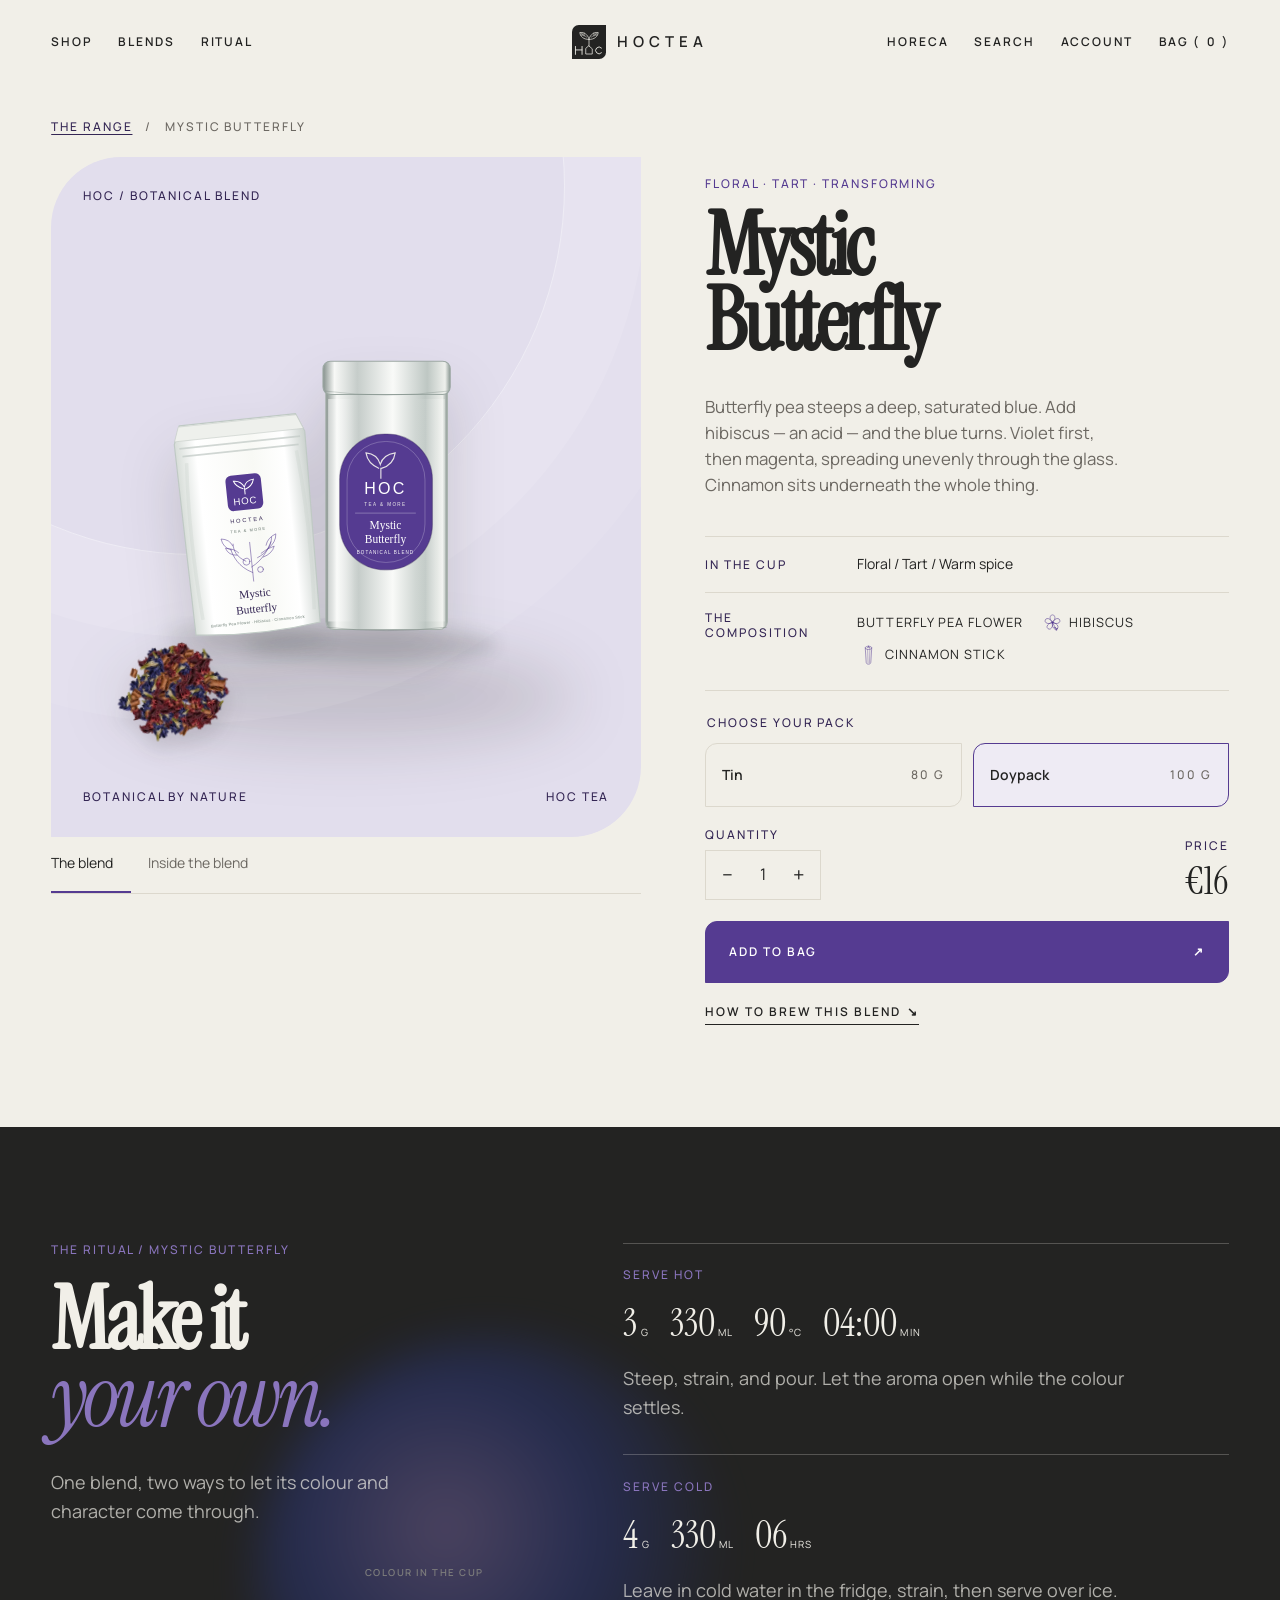
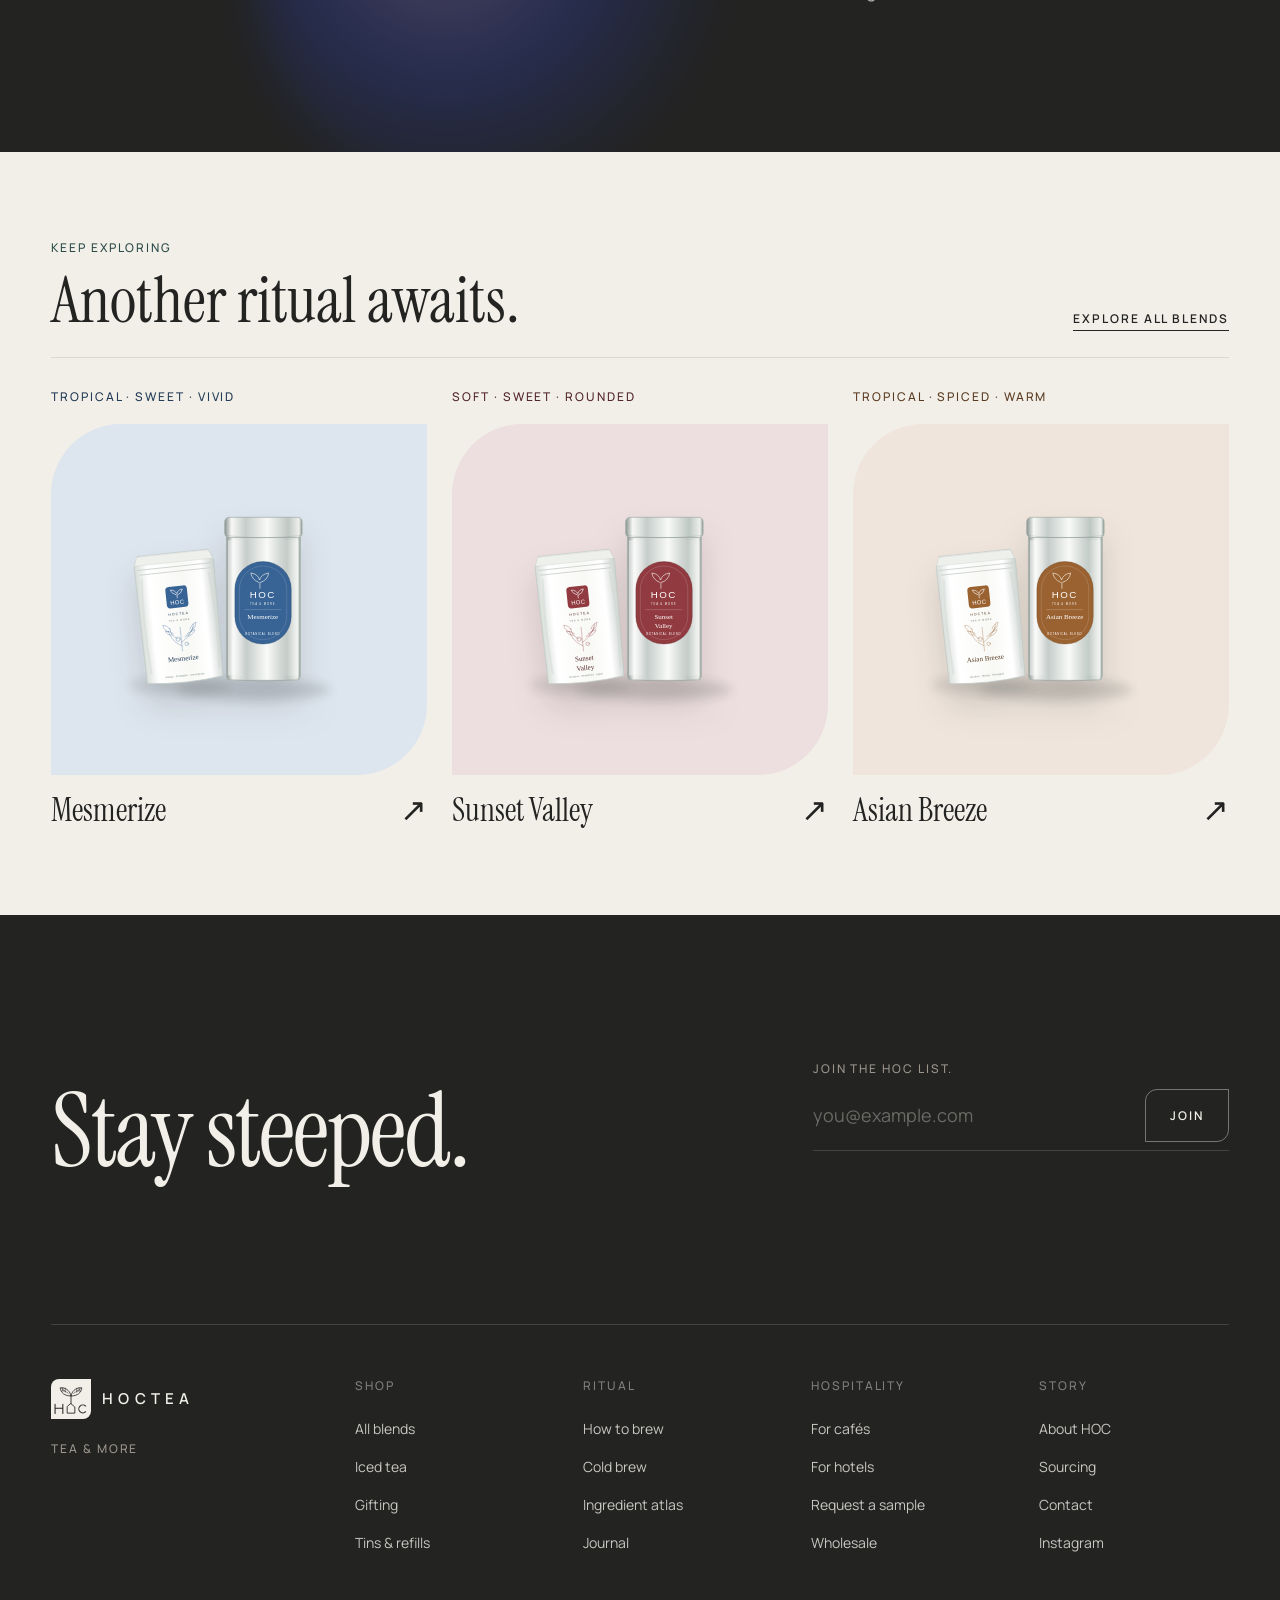
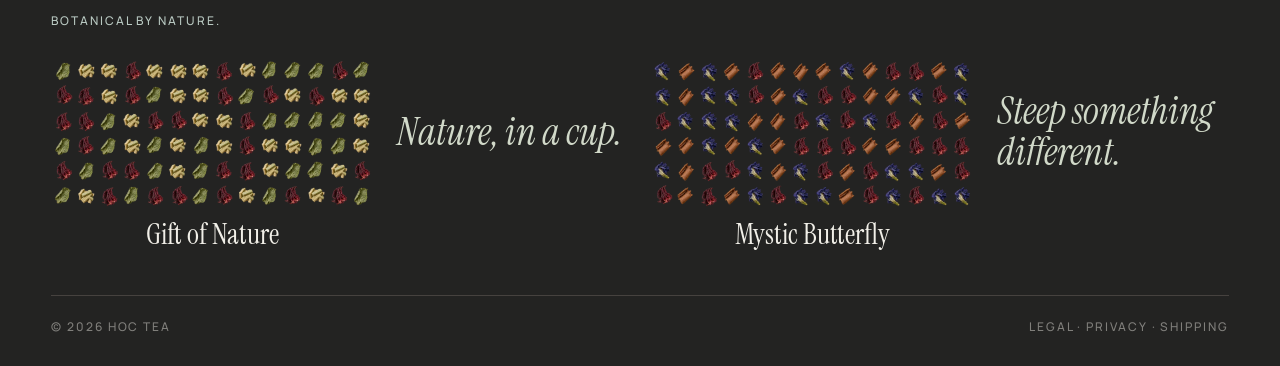
<file: products/mystic-butterfly/index.html>
<!doctype html>
<html lang="en">
<head>
<meta charset="utf-8">
<meta name="viewport" content="width=device-width, initial-scale=1, viewport-fit=cover">
<title>Mystic Butterfly — HOC Tea</title>
<meta name="description" content="Floral · Tart · Transforming. Butterfly Pea Flower, Hibiscus, Cinnamon Stick. Discover Mystic Butterfly, how it tastes and how to brew it.">
<meta name="theme-color" content="#232322">
<link rel="preconnect" href="https://fonts.googleapis.com">
<link rel="preconnect" href="https://fonts.gstatic.com" crossorigin>
<link href="https://fonts.googleapis.com/css2?family=Instrument+Serif:ital@0;1&family=Manrope:wght@400;500;600&display=swap" rel="stylesheet">
<link rel="stylesheet" href="../../assets/css/hoc-core.css?v=9dc81688f6">
<link rel="stylesheet" href="../../assets/css/hoc-sections.css?v=5f044bbfbe">
<script>window.HOC = { assetBase: '../../' };</script>
<script>document.documentElement.classList.add('hoc-js');</script>
</head>
<body class="template-product">

  <a class="hoc-skip" href="../../#main">Skip to content</a>

  <header class="hoc-header" data-theme-mode="light" data-hoc="header">
    <div class="hoc-header__inner">
      <nav class="hoc-header__nav hoc-header__nav--start" aria-label="Primary">
        <a class="hoc-navlink" href="../../#range">Shop</a>
        <a class="hoc-navlink" href="../../#blends">Blends</a>
        <a class="hoc-navlink" href="../../#ritual">Ritual</a>
      </nav>

      <a class="hoc-header__brand hoc-lockup" href="../../#hero" aria-label="HOC Tea — home">
        <svg class="hoc-mark" viewBox="0 0 120 120" aria-hidden="true"><use href="#hoc-mark"></use></svg>
        <span class="hoc-lockup__word">Hoctea</span>
      </a>

      <nav class="hoc-header__nav hoc-header__nav--end" aria-label="Secondary">
        <a class="hoc-navlink" href="../../#hospitality">Horeca</a>
        <a class="hoc-navlink" href="../../#range">Search</a>
        <a class="hoc-navlink" href="../../#newsletter">Account</a>
        <button class="hoc-navlink hoc-bag" data-hoc="bag-open" aria-haspopup="dialog">
          Bag (<span class="hoc-bag__count" data-hoc="bag-count">0</span>)
        </button>
        <button class="hoc-burger" data-hoc="menu-toggle" aria-expanded="false"
                aria-controls="hoc-menu" aria-label="Menu"><span></span></button>
      </nav>
    </div>
  </header>

  <div class="hoc-menu" id="hoc-menu" data-hoc="menu" hidden>
    <nav class="hoc-menu__list" aria-label="Mobile">
      <a class="hoc-menu__link" href="../../#range">Shop</a>
      <a class="hoc-menu__link" href="../../#blends">Blends</a>
      <a class="hoc-menu__link" href="../../#ritual">Ritual</a>
      <a class="hoc-menu__link" href="../../#hospitality">Horeca</a>
    </nav>
    <div class="hoc-menu__foot hoc-micro">
      <a href="../../#newsletter">Account</a>
      <a href="../../#newsletter">Instagram</a>
      <a href="../../#newsletter">EN / TR</a>
    </div>
  </div>
<main id="main">
  <section class="hoc-section hoc-pdp" data-header-theme="dark" data-hoc="product-detail" style="--accent:#553B91;--accent-2:#8A75BD;--accent-wash:#E2DEED;--accent-ink:#342654;--liquid:#2B3A8F">
    <div class="hoc-wrap">
      <nav class="hoc-pdp__crumb hoc-micro" aria-label="Breadcrumb"><a href="../../#range">The range</a><span aria-hidden="true">/</span><span aria-current="page">Mystic Butterfly</span></nav>
      <div class="hoc-pdp__grid">
        <div class="hoc-pdp__gallery">
          <div class="hoc-pdp__stage hoc-shape--lg" data-pdp-stage>
            <div class="hoc-pdp__stage-label hoc-micro">HOC / BOTANICAL BLEND</div>
            <div class="hoc-pdp__scene" data-pdp-scene="pack">
              <img class="hoc-pdp__pack-image" src="../../assets/img/pack-duo-mystic-butterfly.svg?v=59b0119bf2" width="700" height="640" alt="Mystic Butterfly tin and doypack" fetchpriority="high" decoding="async">
              <span class="hoc-pdp__raw-peek" aria-hidden="true"><img
        src="../../assets/img/pile-mystic-butterfly.webp?v=42630e2230"
        srcset="../../assets/img/pile-mystic-butterfly-420.webp?v=8edc1d8317 420w, ../../assets/img/pile-mystic-butterfly-640.webp?v=42e47a9c87 640w, ../../assets/img/pile-mystic-butterfly-900.webp?v=42630e2230 900w"
        sizes="12vw"
        width="640" height="640"
        alt=""
        loading="lazy" decoding="async"></span>
            </div>
            <div class="hoc-pdp__scene hoc-pdp__scene--raw" data-pdp-scene="raw" hidden><img
        src="../../assets/img/pile-mystic-butterfly.webp?v=42630e2230"
        srcset="../../assets/img/pile-mystic-butterfly-420.webp?v=8edc1d8317 420w, ../../assets/img/pile-mystic-butterfly-640.webp?v=42e47a9c87 640w, ../../assets/img/pile-mystic-butterfly-900.webp?v=42630e2230 900w"
        sizes="(max-width: 767px) 84vw, 42vw"
        width="640" height="640"
        alt="Loose Mystic Butterfly blend: Butterfly Pea Flower, Hibiscus, Cinnamon Stick"
        loading="lazy" decoding="async"></div>
            <div class="hoc-pdp__stage-foot hoc-micro"><span>BOTANICAL BY NATURE</span><span>HOC TEA</span></div>
          </div>
          <div class="hoc-pdp__gallery-nav" role="group" aria-label="Product views">
            <button type="button" class="hoc-pdp__view is-active" data-pdp-view="pack" aria-pressed="true">The blend</button>
            <button type="button" class="hoc-pdp__view" data-pdp-view="raw" aria-pressed="false">Inside the blend</button>
          </div>
        </div>
        <div class="hoc-pdp__info">
          <p class="hoc-micro hoc-micro--accent">Floral · Tart · Transforming</p>
          <h1 class="hoc-pdp__title">Mystic Butterfly</h1>
          <p class="hoc-pdp__lede">Butterfly pea steeps a deep, saturated blue. Add hibiscus — an acid — and the blue turns. Violet first, then magenta, spreading unevenly through the glass. Cinnamon sits underneath the whole thing.</p>
          <div class="hoc-pdp__taste"><span class="hoc-micro">IN THE CUP</span><p>Floral  /  Tart  /  Warm spice</p></div>
          <div class="hoc-pdp__ingredients"><p class="hoc-micro">THE COMPOSITION</p><ul><li><span>Butterfly Pea Flower</span></li><li><svg class="hoc-bot" viewBox="0 0 100 100" aria-hidden="true"><use href="#b-hibiscus"></use></svg><span>Hibiscus</span></li><li><svg class="hoc-bot" viewBox="0 0 100 100" aria-hidden="true"><use href="#b-cinnamon"></use></svg><span>Cinnamon Stick</span></li></ul></div>
          <form class="hoc-pdp__form" data-pdp-form action="../../#range">
            <fieldset class="hoc-pdp__packaging"><legend class="hoc-micro">CHOOSE YOUR PACK</legend>
              <label class="hoc-pdp__option"><input type="radio" name="pack-mystic-butterfly" value="tin" data-pdp-variant data-price="€20" ><span class="hoc-pdp__option-label">Tin</span><span class="hoc-micro">80 g</span></label><label class="hoc-pdp__option"><input type="radio" name="pack-mystic-butterfly" value="doypack" data-pdp-variant data-price="€16" checked><span class="hoc-pdp__option-label">Doypack</span><span class="hoc-micro">100 g</span></label>
            </fieldset>
            <div class="hoc-pdp__purchase"><div class="hoc-pdp__qty"><label class="hoc-micro" for="qty-mystic-butterfly">QUANTITY</label><div class="hoc-pdp__qty-control"><button type="button" data-pdp-qty="-1" aria-label="Decrease quantity">−</button><input id="qty-mystic-butterfly" name="quantity" type="number" min="1" max="99" step="1" value="1" inputmode="numeric"><button type="button" data-pdp-qty="1" aria-label="Increase quantity">+</button></div></div><div class="hoc-pdp__price"><span class="hoc-micro">PRICE</span><strong data-pdp-price>€16</strong></div></div>
            <button class="hoc-btn hoc-btn--solid hoc-pdp__add" type="button" data-hoc="add" data-blend="mystic-butterfly">Add to bag <span aria-hidden="true">↗</span></button>
          </form>
          <a class="hoc-pdp__ritual-link hoc-link" href="#product-ritual">How to brew this blend <span aria-hidden="true">↘</span></a>
        </div>
      </div>
    </div>
  </section>
  <section class="hoc-section hoc-pdp-ritual" id="product-ritual" data-header-theme="light" style="--accent:#553B91;--accent-2:#8A75BD;--accent-wash:#E2DEED;--accent-ink:#342654;--liquid:#2B3A8F">
    <div class="hoc-wrap hoc-pdp-ritual__inner">
      <div class="hoc-pdp-ritual__intro"><p class="hoc-micro">THE RITUAL / MYSTIC BUTTERFLY</p><h2>Make it<br><em>your own.</em></h2><p>One blend, two ways to let its colour and character come through.</p></div>
      <div class="hoc-pdp-ritual__recipes">
        <div class="hoc-pdp-ritual__recipe"><p class="hoc-micro">SERVE HOT</p><div><span>3<small>G</small></span><span>330<small>ML</small></span><span>90<small>°C</small></span><span>04:00<small>MIN</small></span></div><p>Steep, strain, and pour. Let the aroma open while the colour settles.</p></div>
        <div class="hoc-pdp-ritual__recipe"><p class="hoc-micro">SERVE COLD</p><div><span>4<small>G</small></span><span>330<small>ML</small></span><span>06<small>HRS</small></span></div><p>Leave in cold water in the fridge, strain, then serve over ice.</p></div>
      </div>
      <div class="hoc-pdp-ritual__colour" aria-hidden="true"><span></span><p>COLOUR IN THE CUP</p></div>
    </div>
  </section>
  <section class="hoc-section hoc-pdp-related" data-header-theme="dark"><div class="hoc-wrap"><div class="hoc-pdp-related__head"><div><p class="hoc-micro">KEEP EXPLORING</p><h2>Another ritual awaits.</h2></div><a class="hoc-link" href="../../#range">Explore all blends</a></div><div class="hoc-pdp-related__grid"><a class="hoc-pdp-related__item" href="../../products/mesmerize/" style="--accent:#376395;--accent-2:#7196C1;--accent-wash:#DDE5EE;--accent-ink:#243C57;--liquid:#2F62A8"><span class="hoc-micro">Tropical · Sweet · Vivid</span><span class="hoc-pdp-related__media"><img class="" src="../../assets/img/pack-duo-mesmerize.svg?v=a02d63004e" width="700" height="640" alt="Mesmerize tin and doypack" loading="lazy" decoding="async"></span><span class="hoc-pdp-related__name">Mesmerize <span aria-hidden="true">↗</span></span></a><a class="hoc-pdp-related__item" href="../../products/sunset-valley/" style="--accent:#913B41;--accent-2:#BD7579;--accent-wash:#EDDEDF;--accent-ink:#542629;--liquid:#A8462F"><span class="hoc-micro">Soft · Sweet · Rounded</span><span class="hoc-pdp-related__media"><img class="" src="../../assets/img/pack-duo-sunset-valley.svg?v=2b1dcef6f1" width="700" height="640" alt="Sunset Valley tin and doypack" loading="lazy" decoding="async"></span><span class="hoc-pdp-related__name">Sunset Valley <span aria-hidden="true">↗</span></span></a><a class="hoc-pdp-related__item" href="../../products/asian-breeze/" style="--accent:#9B6231;--accent-2:#C6966C;--accent-wash:#EFE5DC;--accent-ink:#5A3B21;--liquid:#B4682A"><span class="hoc-micro">Tropical · Spiced · Warm</span><span class="hoc-pdp-related__media"><img class="" src="../../assets/img/pack-duo-asian-breeze.svg?v=5d4d95d2a2" width="700" height="640" alt="Asian Breeze tin and doypack" loading="lazy" decoding="async"></span><span class="hoc-pdp-related__name">Asian Breeze <span aria-hidden="true">↗</span></span></a></div></div></section>
</main>

    <section class="hoc-section hoc-news" id="newsletter" data-theme="ink"
             data-header-theme="light">
      <div class="hoc-wrap hoc-pad">
        <div class="hoc-news__inner">
          <h2 class="hoc-display-xl" data-split="lines">Stay steeped.</h2>
          <form class="hoc-news__form" data-hoc="newsletter" novalidate>
            <label class="hoc-micro" for="hoc-email">Join the HOC list.</label>
            <div class="hoc-news__field">
              <input id="hoc-email" name="email" type="email" autocomplete="email"
                     placeholder="you@example.com" required>
              <button class="hoc-btn" type="submit">Join</button>
            </div>
            <p class="hoc-news__msg hoc-micro" data-hoc="newsletter-msg" role="status"></p>
          </form>
        </div>
      </div>
    </section>

    <footer class="hoc-section hoc-footer" id="footer" data-theme="ink" data-header-theme="light">
      <div class="hoc-wrap">
        <div class="hoc-footer__grid">
          <div class="hoc-footer__brand">
            <a class="hoc-lockup" href="../../#hero" aria-label="HOC Tea — home">
              <svg class="hoc-mark" viewBox="0 0 120 120" aria-hidden="true"><use href="#hoc-mark"></use></svg>
              <span class="hoc-lockup__word">Hoctea</span>
            </a>
            <p class="hoc-micro hoc-footer__tag">Tea &amp; More</p>
          </div>

          <nav class="hoc-footer__col" aria-label="Shop">
            <p class="hoc-micro hoc-footer__h">Shop</p>
            <ul><li><a href="../../#range">All blends</a></li><li><a href="../../#range">Iced tea</a></li><li><a href="../../#range">Gifting</a></li><li><a href="../../#range">Tins &amp; refills</a></li></ul>
          </nav>
          <nav class="hoc-footer__col" aria-label="Ritual">
            <p class="hoc-micro hoc-footer__h">Ritual</p>
            <ul><li><a href="../../#range">How to brew</a></li><li><a href="../../#range">Cold brew</a></li><li><a href="../../#range">Ingredient atlas</a></li><li><a href="../../#range">Journal</a></li></ul>
          </nav>
          <nav class="hoc-footer__col" aria-label="Hospitality">
            <p class="hoc-micro hoc-footer__h">Hospitality</p>
            <ul><li><a href="../../#range">For cafés</a></li><li><a href="../../#range">For hotels</a></li><li><a href="../../#range">Request a sample</a></li><li><a href="../../#range">Wholesale</a></li></ul>
          </nav>
          <nav class="hoc-footer__col" aria-label="Story">
            <p class="hoc-micro hoc-footer__h">Story</p>
            <ul><li><a href="../../#range">About HOC</a></li><li><a href="../../#range">Sourcing</a></li><li><a href="../../#range">Contact</a></li><li><a href="../../#range">Instagram</a></li></ul>
          </nav>
        </div>

        <div class="hoc-current" data-hoc="footer-current" data-atlas="../../assets/img/botanical-atlas-petals.webp?v=d1b16089cf" aria-label="The HOC botanical collection">
          <div class="hoc-current__head hoc-micro">
            <p>Botanical by nature.</p>
            <button class="hoc-current__pause" type="button" data-current-pause aria-pressed="false" hidden>Pause flow</button>
          </div>
          <div class="hoc-current__viewport">
            <ul class="hoc-current__track">
              <li class="hoc-current__item" data-ingredients="Hibiscus|Mint Leaf|Lemongrass" data-seed="gift-of-nature">
                <a class="hoc-current__blend" href="../../products/gift-of-nature/">
                  <span class="hoc-current__media"><img
        src="../../assets/img/pile-gift-of-nature.webp?v=ecd68be307"
        srcset="../../assets/img/pile-gift-of-nature-420.webp?v=6c2828f4b4 420w, ../../assets/img/pile-gift-of-nature-640.webp?v=566a571770 640w, ../../assets/img/pile-gift-of-nature-900.webp?v=ecd68be307 900w"
        sizes="(max-width: 699px) 180px, 230px"
        width="640" height="640"
        alt=""
        loading="lazy" decoding="async"></span>
                  <span class="hoc-current__name">Gift of Nature</span>
                </a>
                <p class="hoc-current__saying">Nature, in a cup.</p>
              </li><li class="hoc-current__item" data-ingredients="Butterfly Pea Flower|Hibiscus|Cinnamon Stick" data-seed="mystic-butterfly">
                <a class="hoc-current__blend" href="../../products/mystic-butterfly/">
                  <span class="hoc-current__media"><img
        src="../../assets/img/pile-mystic-butterfly.webp?v=42630e2230"
        srcset="../../assets/img/pile-mystic-butterfly-420.webp?v=8edc1d8317 420w, ../../assets/img/pile-mystic-butterfly-640.webp?v=42e47a9c87 640w, ../../assets/img/pile-mystic-butterfly-900.webp?v=42630e2230 900w"
        sizes="(max-width: 699px) 180px, 230px"
        width="640" height="640"
        alt=""
        loading="lazy" decoding="async"></span>
                  <span class="hoc-current__name">Mystic Butterfly</span>
                </a>
                <p class="hoc-current__saying">Steep something different.</p>
              </li><li class="hoc-current__item" data-ingredients="Mango|Pineapple|Lemongrass|Butterfly Pea Flower" data-seed="mesmerize">
                <a class="hoc-current__blend" href="../../products/mesmerize/">
                  <span class="hoc-current__media"><img
        src="../../assets/img/pile-mesmerize.webp?v=3c16522329"
        srcset="../../assets/img/pile-mesmerize-420.webp?v=a94291ca96 420w, ../../assets/img/pile-mesmerize-640.webp?v=c556801266 640w, ../../assets/img/pile-mesmerize-900.webp?v=3c16522329 900w"
        sizes="(max-width: 699px) 180px, 230px"
        width="640" height="640"
        alt=""
        loading="lazy" decoding="async"></span>
                  <span class="hoc-current__name">Mesmerize</span>
                </a>
                <p class="hoc-current__saying">A ritual of your own.</p>
              </li><li class="hoc-current__item" data-ingredients="Rooibos|Strawberry|Apple|Bourbon Vanilla" data-seed="sunset-valley">
                <a class="hoc-current__blend" href="../../products/sunset-valley/">
                  <span class="hoc-current__media"><img
        src="../../assets/img/pile-sunset-valley.webp?v=7d27b155a1"
        srcset="../../assets/img/pile-sunset-valley-420.webp?v=864ba5d17c 420w, ../../assets/img/pile-sunset-valley-640.webp?v=b6e6c095d3 640w, ../../assets/img/pile-sunset-valley-900.webp?v=7d27b155a1 900w"
        sizes="(max-width: 699px) 180px, 230px"
        width="640" height="640"
        alt=""
        loading="lazy" decoding="async"></span>
                  <span class="hoc-current__name">Sunset Valley</span>
                </a>
                <p class="hoc-current__saying">Hot. Cold. HOC.</p>
              </li><li class="hoc-current__item" data-ingredients="Rooibos|Mango|Pineapple|Dried Ginger|Cinnamon Stick|Lemon Peel" data-seed="asian-breeze">
                <a class="hoc-current__blend" href="../../products/asian-breeze/">
                  <span class="hoc-current__media"><img
        src="../../assets/img/pile-asian-breeze.webp?v=751eab5773"
        srcset="../../assets/img/pile-asian-breeze-420.webp?v=124948781e 420w, ../../assets/img/pile-asian-breeze-640.webp?v=1bc66cf35b 640w, ../../assets/img/pile-asian-breeze-900.webp?v=751eab5773 900w"
        sizes="(max-width: 699px) 180px, 230px"
        width="640" height="640"
        alt=""
        loading="lazy" decoding="async"></span>
                  <span class="hoc-current__name">Asian Breeze</span>
                </a>
                <p class="hoc-current__saying">Colour your everyday.</p>
              </li><li class="hoc-current__item" data-ingredients="Oolong|Dried Rose|Hibiscus|Chamomile" data-seed="souls-rest">
                <a class="hoc-current__blend" href="../../products/souls-rest/">
                  <span class="hoc-current__media"><img
        src="../../assets/img/pile-souls-rest.webp?v=c03384b3da"
        srcset="../../assets/img/pile-souls-rest-420.webp?v=86b7b7a791 420w, ../../assets/img/pile-souls-rest-640.webp?v=3a8ae868c1 640w, ../../assets/img/pile-souls-rest-900.webp?v=c03384b3da 900w"
        sizes="(max-width: 699px) 180px, 230px"
        width="640" height="640"
        alt=""
        loading="lazy" decoding="async"></span>
                  <span class="hoc-current__name">Soul's Rest</span>
                </a>
                <p class="hoc-current__saying">Let nature flow.</p>
              </li><li class="hoc-current__item" data-ingredients="Green Tea|Lemongrass|Strawberry|Blackberry|Butterfly Pea Flower" data-seed="gold-skies">
                <a class="hoc-current__blend" href="../../products/gold-skies/">
                  <span class="hoc-current__media"><img
        src="../../assets/img/pile-gold-skies.webp?v=19c950d00d"
        srcset="../../assets/img/pile-gold-skies-420.webp?v=37b6445498 420w, ../../assets/img/pile-gold-skies-640.webp?v=113e82a796 640w, ../../assets/img/pile-gold-skies-900.webp?v=19c950d00d 900w"
        sizes="(max-width: 699px) 180px, 230px"
        width="640" height="640"
        alt=""
        loading="lazy" decoding="async"></span>
                  <span class="hoc-current__name">Gold Skies</span>
                </a>
                <p class="hoc-current__saying">Nature, in a cup.</p>
              </li><li class="hoc-current__item" data-ingredients="Jasmine|Pineapple|Hibiscus|White Tea|Cinnamon Stick" data-seed="pink-moon">
                <a class="hoc-current__blend" href="../../products/pink-moon/">
                  <span class="hoc-current__media"><img
        src="../../assets/img/pile-pink-moon.webp?v=0eb61fd2c5"
        srcset="../../assets/img/pile-pink-moon-420.webp?v=22166d043d 420w, ../../assets/img/pile-pink-moon-640.webp?v=a0f375b76f 640w, ../../assets/img/pile-pink-moon-900.webp?v=0eb61fd2c5 900w"
        sizes="(max-width: 699px) 180px, 230px"
        width="640" height="640"
        alt=""
        loading="lazy" decoding="async"></span>
                  <span class="hoc-current__name">Pink Moon</span>
                </a>
                <p class="hoc-current__saying">Steep something different.</p>
              </li><li class="hoc-current__item" data-ingredients="Jasmine|Chamomile|Lavender|Lemon Balm" data-seed="innerbloom">
                <a class="hoc-current__blend" href="../../products/innerbloom/">
                  <span class="hoc-current__media"><img
        src="../../assets/img/pile-innerbloom.webp?v=5feecddc57"
        srcset="../../assets/img/pile-innerbloom-420.webp?v=0d6bb9040d 420w, ../../assets/img/pile-innerbloom-640.webp?v=e09cdf4c2a 640w, ../../assets/img/pile-innerbloom-900.webp?v=5feecddc57 900w"
        sizes="(max-width: 699px) 180px, 230px"
        width="640" height="640"
        alt=""
        loading="lazy" decoding="async"></span>
                  <span class="hoc-current__name">Innerbloom</span>
                </a>
                <p class="hoc-current__saying">A ritual of your own.</p>
              </li><li class="hoc-current__item" data-ingredients="Strawberry|White Tea|Lemon Peel|Apple|Mango|Cinnamon Stick" data-seed="white-tea-melody">
                <a class="hoc-current__blend" href="../../products/white-tea-melody/">
                  <span class="hoc-current__media"><img
        src="../../assets/img/pile-white-tea-melody.webp?v=aacaaa13e7"
        srcset="../../assets/img/pile-white-tea-melody-420.webp?v=04be5cf67c 420w, ../../assets/img/pile-white-tea-melody-640.webp?v=0e9a3ecb80 640w, ../../assets/img/pile-white-tea-melody-900.webp?v=aacaaa13e7 900w"
        sizes="(max-width: 699px) 180px, 230px"
        width="640" height="640"
        alt=""
        loading="lazy" decoding="async"></span>
                  <span class="hoc-current__name">White Tea Melody</span>
                </a>
                <p class="hoc-current__saying">Hot. Cold. HOC.</p>
              </li><li class="hoc-current__item" data-ingredients="Passionflower|Apple|Lemongrass|Hibiscus|Blackberry" data-seed="reflection">
                <a class="hoc-current__blend" href="../../products/reflection/">
                  <span class="hoc-current__media"><img
        src="../../assets/img/pile-reflection.webp?v=409dec8773"
        srcset="../../assets/img/pile-reflection-420.webp?v=89dd859883 420w, ../../assets/img/pile-reflection-640.webp?v=ad648beffc 640w, ../../assets/img/pile-reflection-900.webp?v=409dec8773 900w"
        sizes="(max-width: 699px) 180px, 230px"
        width="640" height="640"
        alt=""
        loading="lazy" decoding="async"></span>
                  <span class="hoc-current__name">Reflection</span>
                </a>
                <p class="hoc-current__saying">Colour your everyday.</p>
              </li><li class="hoc-current__item" data-ingredients="Rooibos|Mate|Fresh Ginger|Strawberry|Orange Peel" data-seed="winter-tale">
                <a class="hoc-current__blend" href="../../products/winter-tale/">
                  <span class="hoc-current__media"><img
        src="../../assets/img/pile-winter-tale.webp?v=f223005500"
        srcset="../../assets/img/pile-winter-tale-420.webp?v=eccb94b7c0 420w, ../../assets/img/pile-winter-tale-640.webp?v=bbcdfa4990 640w, ../../assets/img/pile-winter-tale-900.webp?v=f223005500 900w"
        sizes="(max-width: 699px) 180px, 230px"
        width="640" height="640"
        alt=""
        loading="lazy" decoding="async"></span>
                  <span class="hoc-current__name">Winter Tale</span>
                </a>
                <p class="hoc-current__saying">Let nature flow.</p>
              </li><li class="hoc-current__item" data-ingredients="Apple|Mango|Rosehip|Fennel|Passionflower" data-seed="wintertide">
                <a class="hoc-current__blend" href="../../products/wintertide/">
                  <span class="hoc-current__media"><img
        src="../../assets/img/pile-wintertide.webp?v=b255bb89fb"
        srcset="../../assets/img/pile-wintertide-420.webp?v=50593f5f81 420w, ../../assets/img/pile-wintertide-640.webp?v=904b4d17e4 640w, ../../assets/img/pile-wintertide-900.webp?v=b255bb89fb 900w"
        sizes="(max-width: 699px) 180px, 230px"
        width="640" height="640"
        alt=""
        loading="lazy" decoding="async"></span>
                  <span class="hoc-current__name">Wintertide</span>
                </a>
                <p class="hoc-current__saying">Nature, in a cup.</p>
              </li><li class="hoc-current__item" data-ingredients="Apple|Cinnamon Stick|Hibiscus|Orange Peel" data-seed="bloomera">
                <a class="hoc-current__blend" href="../../products/bloomera/">
                  <span class="hoc-current__media"><img
        src="../../assets/img/pile-bloomera.webp?v=9e0e81fef8"
        srcset="../../assets/img/pile-bloomera-420.webp?v=d39bb382ac 420w, ../../assets/img/pile-bloomera-640.webp?v=17962d92d0 640w, ../../assets/img/pile-bloomera-900.webp?v=9e0e81fef8 900w"
        sizes="(max-width: 699px) 180px, 230px"
        width="640" height="640"
        alt=""
        loading="lazy" decoding="async"></span>
                  <span class="hoc-current__name">Bloomera</span>
                </a>
                <p class="hoc-current__saying">Steep something different.</p>
              </li>
            </ul>
          </div>
        </div>

        <div class="hoc-footer__legal hoc-micro">
          <p>&copy; 2026 HOC Tea</p>
          <p><a href="../../#newsletter">Legal</a> · <a href="../../#newsletter">Privacy</a> · <a href="../../#newsletter">Shipping</a></p>
        </div>
      </div>
    </footer>

  <div class="hoc-drawer" data-hoc="drawer" role="dialog" aria-modal="true"
       aria-label="Bag" hidden>
    <div class="hoc-drawer__scrim" data-hoc="drawer-close"></div>
    <div class="hoc-drawer__panel">
      <header class="hoc-drawer__head">
        <p class="hoc-micro">Your bag (<span data-hoc="bag-count">0</span>)</p>
        <button class="hoc-link" data-hoc="drawer-close">Close</button>
      </header>
      <div class="hoc-drawer__body" data-hoc="drawer-items">
        <p class="hoc-drawer__empty hoc-body">Nothing steeping yet.</p>
      </div>
      <footer class="hoc-drawer__foot">
        <div class="hoc-drawer__total hoc-micro">
          <span>Subtotal</span><span data-hoc="bag-total">€0</span>
        </div>
        <button class="hoc-btn hoc-btn--solid" data-hoc="checkout">Checkout</button>
      </footer>
    </div>
  </div>
<svg width="0" height="0" style="position:absolute" aria-hidden="true"><symbol id="hoc-mark" viewBox="0 0 120 120">
  <!-- HOC mark, traced from Logo/black-png.png.

       Plate: 120x120. Top-left and bottom-right rounded at 24 (20% of the
       side); top-right and bottom-left square. That asymmetry is the brand
       shape primitive reused across media frames, the cart drawer and CTAs (§4).

       Letter geometry is measured, not eyeballed: H stems sit at x 12.2 / 35.5,
       the tag runs x 48.5-71.5, the C is r12 about (95.5, 89.7), and every one
       of them spans y 75.7-103.7. -->
  <path class="hoc-mark__plate"
        d="M24 0 H120 V96 A24 24 0 0 1 96 120 H0 V24 A24 24 0 0 1 24 0 Z"
        fill="currentColor"/>
  <g class="hoc-mark__art" fill="none" stroke="var(--hoc-mark-ink, #F1EFE8)"
     stroke-linecap="round" stroke-linejoin="round">
    <!-- sprout: two leaves meeting at the stem head -->
    <g stroke-width="2.4">
      <path d="M59 51 C41 51 29 41 27.5 26.5 C42 25 55 33 59 47 Z"/>
      <path d="M61 51 C79 51 91 41 92.5 26.5 C78 25 65 33 61 47 Z"/>
    </g>
    <g stroke-width="1.5">
      <path d="M31 29 L52 43"/>
      <path d="M35.5 26 L35.5 35"/>
      <path d="M43 27.5 L43 39.5"/>
      <path d="M31.5 36 L41 36"/>
      <path d="M89 29 L68 43"/>
      <path d="M84.5 26 L84.5 35"/>
      <path d="M77 27.5 L77 39.5"/>
      <path d="M88.5 36 L79 36"/>
    </g>
    <!-- stem into the tag -->
    <path d="M60 51 V74" stroke-width="2.6"/>
    <!-- tag: the O of HOC -->
    <path d="M60 74.2 L71.5 84 V102.4 H48.5 V84 Z" stroke-width="2.6"/>
    <!-- H -->
    <path d="M12.2 75.7 V103.7 M12.2 88 H35.5 M35.5 75.7 V103.7" stroke-width="3.1"/>
    <!-- C -->
    <path d="M104 81.2 A12 12 0 1 0 104 98.2" stroke-width="3.1"/>
  </g>
</symbol></svg><svg xmlns="http://www.w3.org/2000/svg" style="display:none" aria-hidden="true">
<!-- ==========================================================================
     HOC TEA — botanical sprite.

     Single-stroke line art in the packaging illustration language. Every shape
     is an open or closed <path> with no fill, so GSAP DrawSVG can draw it on
     (§16, §22). viewBox is 100x100 for all symbols; stroke-width is set by the
     consumer via CSS so the same drawing works at 40px and at 400px.

     Production note §50: these are authored, not traced. When the packaging
     vectors arrive as AI/PDF, swap the <path> data — the ids and viewBox are
     the contract and nothing else has to change.
     ========================================================================== -->

<defs>
  <g id="b-petal-hibiscus">
    <path d="M50 50 C41 43 37 31 41 22 C44 15 56 15 59 22 C63 31 59 43 50 50 Z"/>
  </g>
</defs>

<symbol id="b-hibiscus" viewBox="0 0 100 100">
  <g fill="none" stroke="currentColor" stroke-linecap="round" stroke-linejoin="round">
    <use href="#b-petal-hibiscus" transform="rotate(0 50 50)"/>
    <use href="#b-petal-hibiscus" transform="rotate(72 50 50)"/>
    <use href="#b-petal-hibiscus" transform="rotate(144 50 50)"/>
    <use href="#b-petal-hibiscus" transform="rotate(216 50 50)"/>
    <use href="#b-petal-hibiscus" transform="rotate(288 50 50)"/>
    <!-- the long protruding staminal column hibiscus is known for -->
    <path d="M50 50 C56 61 61 70 65 79"/>
    <circle cx="66" cy="82" r="2"/>
    <circle cx="60.5" cy="72.5" r="1.5"/>
    <circle cx="70" cy="77" r="1.5"/>
    <circle cx="50" cy="50" r="3.4"/>
  </g>
</symbol>

<symbol id="b-mint" viewBox="0 0 100 100">
  <g fill="none" stroke="currentColor" stroke-linecap="round" stroke-linejoin="round">
    <path d="M50 92 C50 74 50 46 50 16"/>
    <path d="M50 68 C40 68 30 62 26 51 C36 47 47 53 50 62 Z"/>
    <path d="M50 68 C60 68 70 62 74 51 C64 47 53 53 50 62 Z"/>
    <path d="M50 46 C42 46 33 41 29 32 C38 28 47 33 50 41 Z"/>
    <path d="M50 46 C58 46 67 41 71 32 C62 28 53 33 50 41 Z"/>
    <path d="M50 27 C44 27 38 23 35 17 C42 14 48 18 50 23 Z"/>
    <path d="M50 27 C56 27 62 23 65 17 C58 14 52 18 50 23 Z"/>
    <path d="M33 53 l14 8 M36 34 l12 7 M67 53 l-14 8 M64 34 l-12 7"/>
  </g>
</symbol>

<symbol id="b-lemongrass" viewBox="0 0 100 100">
  <g fill="none" stroke="currentColor" stroke-linecap="round" stroke-linejoin="round">
    <path d="M46 94 C40 70 30 46 12 26 C34 36 46 60 50 88"/>
    <path d="M50 94 C50 66 52 38 58 10 C62 40 58 70 54 94"/>
    <path d="M54 94 C62 72 74 50 92 32 C76 54 66 72 58 92"/>
    <path d="M48 94 C46 78 42 62 33 48"/>
    <path d="M44 90 h14"/>
  </g>
</symbol>

<symbol id="b-butterfly-pea" viewBox="0 0 100 100">
  <g fill="none" stroke="currentColor" stroke-linecap="round" stroke-linejoin="round">
    <!-- Clitoria ternatea: one broad fan-shaped standard petal that narrows to
         the calyx, with the keel folded out below it. -->
    <path d="M50 74 C29 70 15 55 16 38 C30 24 70 24 84 38 C85 55 71 70 50 74 Z"/>
    <path d="M50 74 C47 60 46 46 48 33 M50 74 C53 60 54 46 52 33"/>
    <path d="M26 33 C33 45 40 58 46 70 M74 33 C67 45 60 58 54 70"/>
    <path d="M36 27 C40 42 43 57 47 72 M64 27 C60 42 57 57 53 72"/>
    <!-- calyx + keel -->
    <path d="M50 74 L50 84"/>
    <path d="M43 82 C46 89 54 89 57 82"/>
    <path d="M50 88 L50 96"/>
  </g>
</symbol>

<symbol id="b-cinnamon" viewBox="0 0 100 100">
  <g fill="none" stroke="currentColor" stroke-linecap="round" stroke-linejoin="round">
    <!-- a quill, seen slightly from above so the roll is visible -->
    <path d="M36 22 L40 84 C40 89 44 92 50 92 C56 92 60 89 60 84 L64 22"/>
    <path d="M50 14 C58 14 64 17 64 21 C64 25 58 28 50 28 C42 28 36 25 36 21 C36 17 42 14 50 14 Z"/>
    <path d="M44 21 C45 18 49 17 53 18 C56 19 57 21 55 22 C53 23 51 22 51 21"/>
    <path d="M46 28 L48 86 M56 27 L54 86" stroke-opacity=".7"/>
  </g>
</symbol>

<symbol id="b-mango" viewBox="0 0 100 100">
  <g fill="none" stroke="currentColor" stroke-linecap="round" stroke-linejoin="round">
    <path d="M62 22 C40 22 22 40 22 60 C22 76 34 86 50 86 C70 86 84 68 84 46 C84 32 76 22 62 22 Z"/>
    <path d="M62 22 C58 30 54 42 54 56"/>
    <path d="M62 22 C66 16 72 12 80 11 C79 18 74 22 68 23"/>
    <path d="M62 22 L62 12"/>
  </g>
</symbol>

<symbol id="b-pineapple" viewBox="0 0 100 100">
  <g fill="none" stroke="currentColor" stroke-linecap="round" stroke-linejoin="round">
    <path d="M50 36 C34 36 26 48 26 62 C26 78 36 90 50 90 C64 90 74 78 74 62 C74 48 66 36 50 36 Z"/>
    <path d="M31 50 L69 74 M31 66 L60 86 M40 42 L74 62 M69 50 L31 74 M69 66 L40 86 M60 42 L26 62"/>
    <path d="M50 36 C50 26 46 16 40 10 C48 12 52 20 52 30"/>
    <path d="M50 36 C52 26 58 16 66 12 C64 22 58 30 52 34"/>
    <path d="M50 36 C46 28 42 22 34 18 C38 26 42 32 47 36"/>
  </g>
</symbol>

<symbol id="b-strawberry" viewBox="0 0 100 100">
  <g fill="none" stroke="currentColor" stroke-linecap="round" stroke-linejoin="round">
    <path d="M50 90 C32 78 24 62 24 48 C24 36 34 30 44 34 C47 35 49 36 50 38 C51 36 53 35 56 34 C66 30 76 36 76 48 C76 62 68 78 50 90 Z"/>
    <path d="M50 34 L50 20"/>
    <path d="M50 26 C44 22 36 21 30 24 C34 30 42 32 48 30"/>
    <path d="M50 26 C56 22 64 21 70 24 C66 30 58 32 52 30"/>
    <path d="M38 48 h.01 M50 52 h.01 M62 48 h.01 M44 62 h.01 M56 62 h.01 M50 74 h.01"
          stroke-linecap="round" stroke-width="3"/>
  </g>
</symbol>

<symbol id="b-apple" viewBox="0 0 100 100">
  <g fill="none" stroke="currentColor" stroke-linecap="round" stroke-linejoin="round">
    <path d="M50 32 C44 26 34 26 28 34 C20 44 22 62 32 76 C38 84 44 86 50 82 C56 86 62 84 68 76 C78 62 80 44 72 34 C66 26 56 26 50 32 Z"/>
    <path d="M50 32 L50 16"/>
    <path d="M50 22 C56 14 66 12 74 14 C72 24 62 28 54 26"/>
  </g>
</symbol>

<symbol id="b-lavender" viewBox="0 0 100 100">
  <g fill="none" stroke="currentColor" stroke-linecap="round" stroke-linejoin="round">
    <path d="M50 94 L50 44"/>
    <path d="M50 44 C43 42 40 36 43 31 C46 27 52 28 53 33"/>
    <path d="M50 34 C43 32 40 26 43 21 C46 17 52 18 53 23"/>
    <path d="M50 24 C44 22 42 17 44 13 C47 9 52 10 53 15"/>
    <path d="M50 44 C57 42 60 36 57 31 C54 27 48 28 47 33"/>
    <path d="M50 34 C57 32 60 26 57 21 C54 17 48 18 47 23"/>
    <path d="M50 14 C51 10 50 6 48 4"/>
    <path d="M50 66 C42 66 36 62 33 55 C40 54 47 58 50 63"/>
    <path d="M50 66 C58 66 64 62 67 55 C60 54 53 58 50 63"/>
  </g>
</symbol>

<symbol id="b-chamomile" viewBox="0 0 100 100">
  <g fill="none" stroke="currentColor" stroke-linecap="round" stroke-linejoin="round">
    <g id="b-cham-petals">
      <path d="M50 38 C46 30 46 20 50 12 C54 20 54 30 50 38 Z" transform="rotate(0 50 46)"/>
      <path d="M50 38 C46 30 46 20 50 12 C54 20 54 30 50 38 Z" transform="rotate(45 50 46)"/>
      <path d="M50 38 C46 30 46 20 50 12 C54 20 54 30 50 38 Z" transform="rotate(90 50 46)"/>
      <path d="M50 38 C46 30 46 20 50 12 C54 20 54 30 50 38 Z" transform="rotate(135 50 46)"/>
      <path d="M50 38 C46 30 46 20 50 12 C54 20 54 30 50 38 Z" transform="rotate(180 50 46)"/>
      <path d="M50 38 C46 30 46 20 50 12 C54 20 54 30 50 38 Z" transform="rotate(225 50 46)"/>
      <path d="M50 38 C46 30 46 20 50 12 C54 20 54 30 50 38 Z" transform="rotate(270 50 46)"/>
      <path d="M50 38 C46 30 46 20 50 12 C54 20 54 30 50 38 Z" transform="rotate(315 50 46)"/>
    </g>
    <circle cx="50" cy="46" r="7.5"/>
    <path d="M50 80 L50 96 M50 86 C44 84 41 80 41 75 C46 75 49 78 50 82"/>
  </g>
</symbol>

<symbol id="b-ginger" viewBox="0 0 100 100">
  <g fill="none" stroke="currentColor" stroke-linecap="round" stroke-linejoin="round">
    <!-- rhizome: one long body with knuckles and two finger shoots -->
    <path d="M16 46 C12 38 17 30 26 30 C34 30 39 36 40 43
             C46 38 56 37 62 41 C70 34 82 36 86 44
             C90 52 85 61 76 61 C70 61 65 58 63 53
             C58 60 48 62 41 58 C38 66 30 69 23 65 C16 61 14 53 16 46 Z"/>
    <path d="M40 43 C41 48 41 54 41 58"/>
    <path d="M62 41 C62 46 62 50 63 53"/>
    <path d="M26 30 C25 24 27 18 32 15"/>
    <path d="M76 61 C79 67 79 74 76 80"/>
    <path d="M50 44 C50 48 50 52 49 56" stroke-opacity=".7"/>
  </g>
</symbol>

<symbol id="b-orange-peel" viewBox="0 0 100 100">
  <g fill="none" stroke="currentColor" stroke-linecap="round" stroke-linejoin="round">
    <path d="M78 16 C58 12 34 22 26 42 C18 62 28 84 48 88 C62 91 74 82 76 70 C78 58 70 48 58 48 C48 48 42 56 44 64 C46 71 54 74 59 70"/>
    <path d="M78 16 C68 20 60 26 54 34 C46 24 40 20 32 18"/>
  </g>
</symbol>

<symbol id="b-rooibos" viewBox="0 0 100 100">
  <g fill="none" stroke="currentColor" stroke-linecap="round" stroke-linejoin="round">
    <path d="M50 94 C50 70 52 44 58 16"/>
    <path d="M53 74 C44 70 34 66 24 66 M53 74 C60 66 68 60 78 56"/>
    <path d="M54 60 C45 56 36 51 28 48 M54 60 C61 52 70 46 80 42"/>
    <path d="M56 44 C48 40 40 35 33 31 M56 44 C63 37 71 31 80 27"/>
    <path d="M58 28 C52 24 46 20 41 17 M58 28 C64 22 71 17 78 14"/>
  </g>
</symbol>

<symbol id="b-rose" viewBox="0 0 100 100">
  <g fill="none" stroke="currentColor" stroke-linecap="round" stroke-linejoin="round">
    <path d="M50 20 C34 20 22 32 22 48 C22 64 34 76 50 76 C66 76 78 64 78 48 C78 32 66 20 50 20 Z"/>
    <path d="M50 32 C41 32 34 39 34 48 C34 57 41 64 50 64 C59 64 66 57 66 48"/>
    <path d="M50 42 C45 42 42 45 42 49 C42 53 45 56 50 56 C54 56 57 53 57 49"/>
    <path d="M28 36 C34 30 42 26 50 26 M72 60 C66 68 58 72 50 72"/>
    <path d="M50 76 L50 94 M50 84 C44 82 40 78 39 72 C45 72 49 76 50 80"/>
  </g>
</symbol>

<symbol id="b-blackberry" viewBox="0 0 100 100">
  <g fill="none" stroke="currentColor" stroke-linecap="round" stroke-linejoin="round">
    <circle cx="50" cy="34" r="9"/>
    <circle cx="36" cy="46" r="9"/>
    <circle cx="64" cy="46" r="9"/>
    <circle cx="43" cy="62" r="9"/>
    <circle cx="57" cy="62" r="9"/>
    <circle cx="50" cy="48" r="8"/>
    <path d="M50 25 L50 12"/>
    <path d="M50 18 C43 16 38 12 36 6 C44 6 49 10 51 15"/>
    <path d="M50 18 C57 16 62 12 64 6 C56 6 51 10 49 15"/>
  </g>
</symbol>

<!-- Decorative sprig used as the footer / manifesto ground mark §22 -->
<symbol id="b-sprig" viewBox="0 0 200 100">
  <g fill="none" stroke="currentColor" stroke-linecap="round" stroke-linejoin="round">
    <path d="M10 88 C50 84 96 68 128 42 C146 27 166 18 190 14"/>
    <path d="M52 80 C48 70 50 58 58 51 C64 58 63 71 56 79 Z"/>
    <path d="M78 70 C74 60 76 48 84 41 C90 48 89 61 82 69 Z"/>
    <path d="M104 56 C100 46 102 34 110 27 C116 34 115 47 108 55 Z"/>
    <path d="M130 40 C128 30 132 19 141 14 C145 22 142 34 134 39 Z"/>
    <path d="M40 84 C32 80 26 72 26 62 C34 64 40 72 41 81 Z"/>
    <path d="M66 74 C58 71 51 63 50 53 C58 55 65 62 67 71 Z"/>
    <path d="M92 62 C84 59 77 51 76 41 C84 43 91 50 93 59 Z"/>
    <circle cx="118" cy="49" r="3"/>
    <circle cx="150" cy="26" r="3"/>
    <circle cx="70" cy="80" r="3"/>
  </g>
</symbol>
<symbol id="b-branch" viewBox="0 0 900 100">
  <g fill="none" stroke="currentColor" stroke-linecap="round" stroke-linejoin="round">
    <path d="M8.0 78.0 Q22.7 77.9 37.5 77.7 Q52.2 77.5 66.9 77.4 Q81.7 77.2 96.4 77.0 Q111.1 76.7 125.9 76.4 Q140.6 76.1 155.3 75.8 Q170.1 75.4 184.8 74.9 Q199.5 74.4 214.3 73.9 Q229.0 73.3 243.7 72.7 Q258.5 72.0 273.2 71.2 Q287.9 70.4 302.7 69.5 Q317.4 68.6 332.1 67.6 Q346.9 66.6 361.6 65.5 Q376.3 64.4 391.1 63.2 Q405.8 62.0 420.5 60.8 Q435.3 59.5 450.0 58.2 Q464.7 56.8 479.5 55.5 Q494.2 54.1 508.9 52.7 Q523.7 51.3 538.4 50.0 Q553.1 48.6 567.9 47.2 Q582.6 45.8 597.3 44.5 Q612.1 43.2 626.8 41.9 Q641.5 40.6 656.3 39.4 Q671.0 38.2 685.7 37.0 Q700.5 35.9 715.2 34.9 Q729.9 33.9 744.7 32.9 Q759.4 32.0 774.1 31.2 Q788.9 30.4 803.6 29.6 Q818.3 29.0 833.1 28.3 Q847.8 27.8 862.5 27.2 Q877.3 26.8 892.0 26.3"/>
    <path d="M56.6 77.5 C61.0 85.8 65.8 89.1 69.3 86.4 C65.7 78.6 60.9 75.2 56.6 77.5 Z"/>
    <path d="M109.7 76.7 C115.3 65.4 121.7 60.6 126.5 64.3 C121.9 74.9 115.5 79.6 109.7 76.7 Z"/>
    <path d="M162.7 75.6 C166.8 83.0 171.2 86.0 174.4 83.5 C171.0 76.5 166.5 73.5 162.7 75.6 Z"/>
    <path d="M215.7 73.8 C218.4 68.1 221.5 65.7 224.0 67.5 C221.8 72.8 218.7 75.2 215.7 73.8 Z"/>
    <path d="M268.8 71.4 C274.3 80.9 280.2 84.7 284.1 81.2 C279.5 72.3 273.7 68.6 268.8 71.4 Z"/>
    <path d="M321.8 68.3 C326.6 57.3 332.5 52.5 337.2 55.7 C333.3 66.0 327.5 70.8 321.8 68.3 Z"/>
    <path d="M374.9 64.5 C378.6 70.5 382.3 72.8 384.8 70.5 C381.7 64.9 377.9 62.6 374.9 64.5 Z"/>
    <path d="M427.9 60.1 C430.7 53.4 434.2 50.4 437.1 52.3 C434.9 58.6 431.4 61.6 427.9 60.1 Z"/>
    <path d="M480.9 55.4 C487.5 65.7 494.2 69.5 498.4 65.5 C492.9 55.8 486.2 52.0 480.9 55.4 Z"/>
    <path d="M534.0 50.4 C538.0 40.5 543.0 36.1 547.3 38.8 C544.2 48.0 539.1 52.4 534.0 50.4 Z"/>
    <path d="M587.0 45.4 C590.3 50.6 593.7 52.6 595.8 50.6 C593.1 45.7 589.7 43.7 587.0 45.4 Z"/>
    <path d="M640.1 40.7 C643.4 32.5 647.7 28.9 651.2 31.2 C648.5 38.9 644.3 42.5 640.1 40.7 Z"/>
    <path d="M693.1 36.5 C699.7 47.3 706.6 51.4 711.1 47.4 C705.5 37.2 698.7 33.1 693.1 36.5 Z"/>
    <path d="M746.1 32.8 C749.8 24.6 754.1 21.0 757.7 23.4 C754.8 31.1 750.4 34.7 746.1 32.8 Z"/>
    <path d="M799.2 29.8 C802.3 35.2 805.5 37.2 807.7 35.3 C805.2 30.3 801.9 28.3 799.2 29.8 Z"/>
    <path d="M852.2 27.6 C856.7 18.0 862.0 14.0 866.1 16.9 C862.4 25.9 857.1 29.9 852.2 27.6 Z"/>
    <circle cx="177.3" cy="85.4" r="2.6"/>
    <circle cx="439.4" cy="50.3" r="2.6"/>
    <circle cx="715.5" cy="50.1" r="2.6"/>
  </g>
</symbol>
</svg>

<script src="../../assets/vendor/gsap.min.js?v=96c01b81f4"></script><script src="../../assets/vendor/ScrollTrigger.min.js?v=308219390e"></script><script src="../../assets/vendor/SplitText.min.js?v=5e519ea247"></script><script src="../../assets/vendor/CustomEase.min.js?v=1cb1622270"></script><script src="../../assets/vendor/DrawSVGPlugin.min.js?v=d8f70b87c1"></script><script src="../../assets/vendor/Flip.min.js?v=d2d2f30a87"></script><script src="../../assets/vendor/ScrambleTextPlugin.min.js?v=e9ce04a07d"></script><script src="../../assets/vendor/Observer.min.js?v=697c7e96ae"></script><script src="../../assets/vendor/lenis.min.js?v=804047c1d9"></script><script src="../../assets/vendor/embla-carousel.umd.js?v=f05b5dbfe3"></script>
<script src="../../assets/js/hoc-data.js?v=0457c02380"></script><script src="../../assets/js/hoc-core.js?v=49cd647a37"></script><script src="../../assets/js/hoc-botanicals.js?v=9645064dea"></script><script src="../../assets/js/hoc-webgl.js?v=5d4a3d1df4"></script><script src="../../assets/js/hoc-motion.js?v=e0873768ae"></script>
</body></html>
</file>
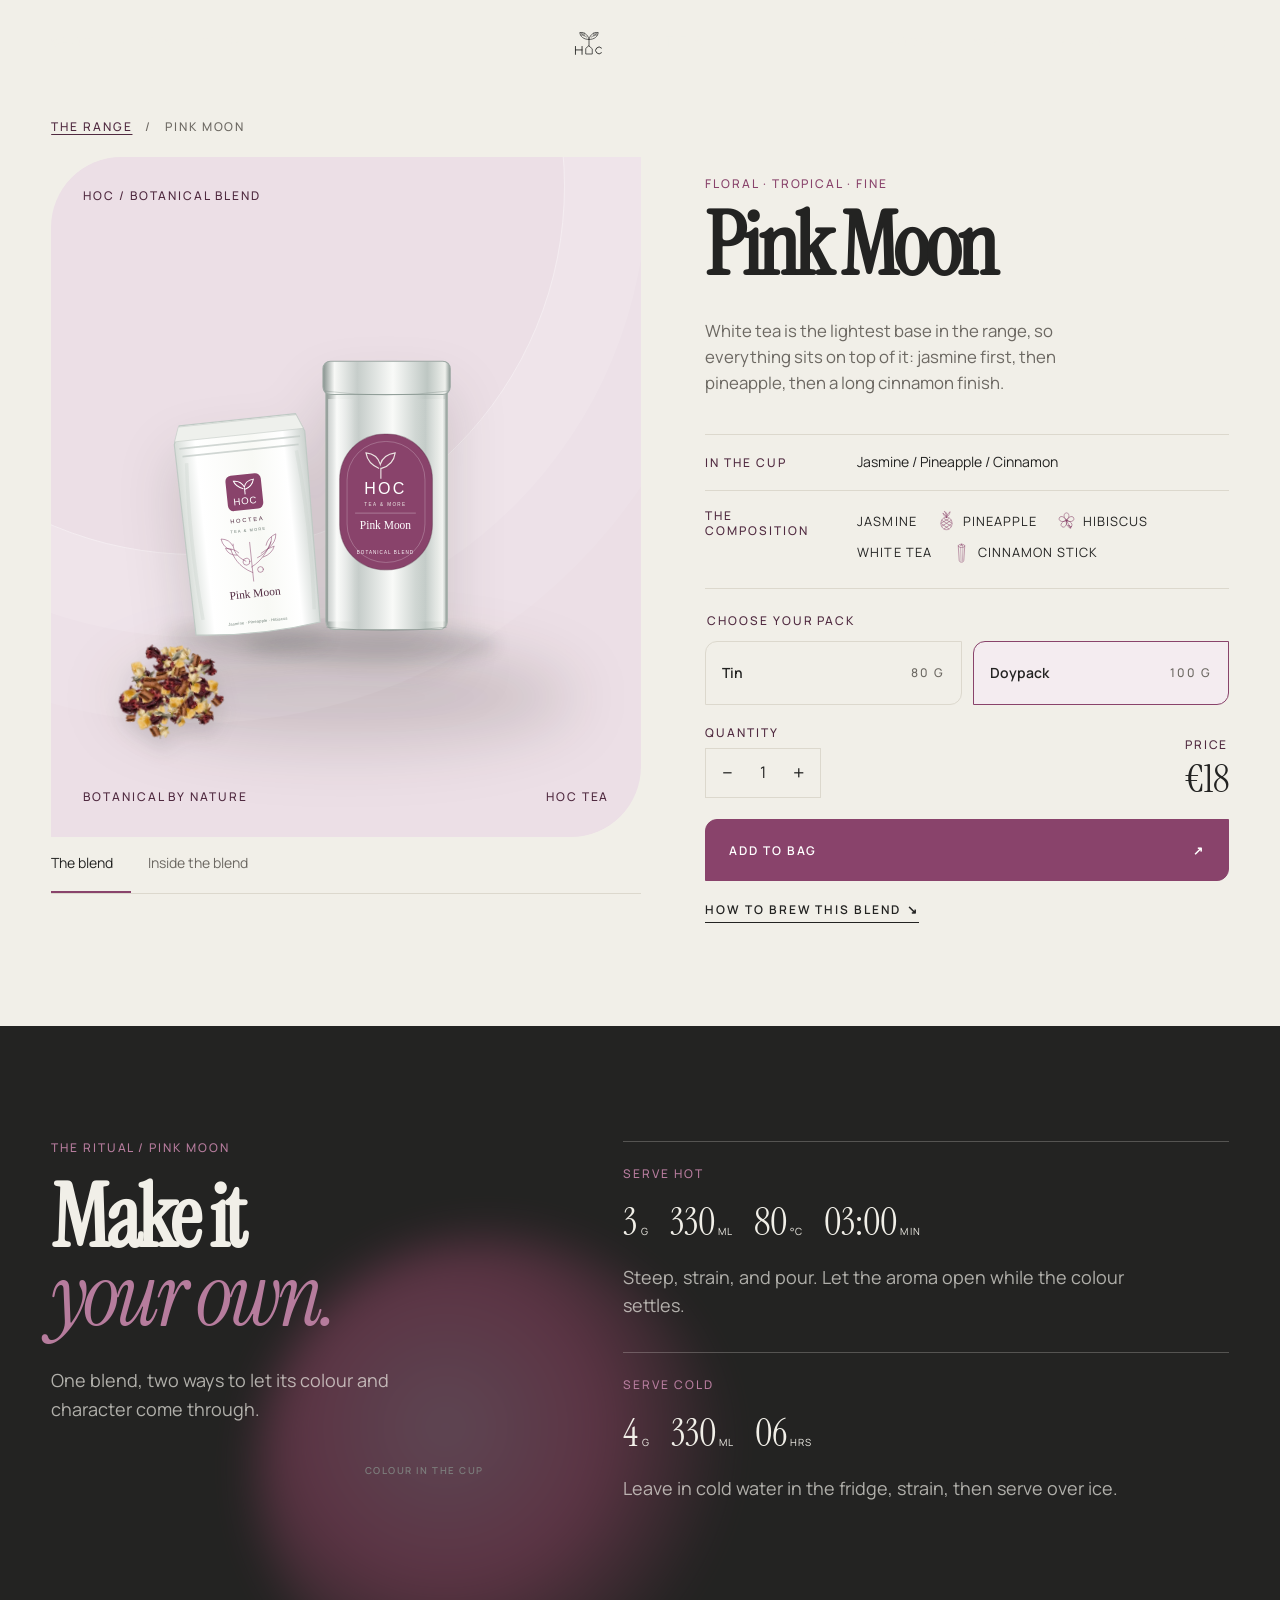
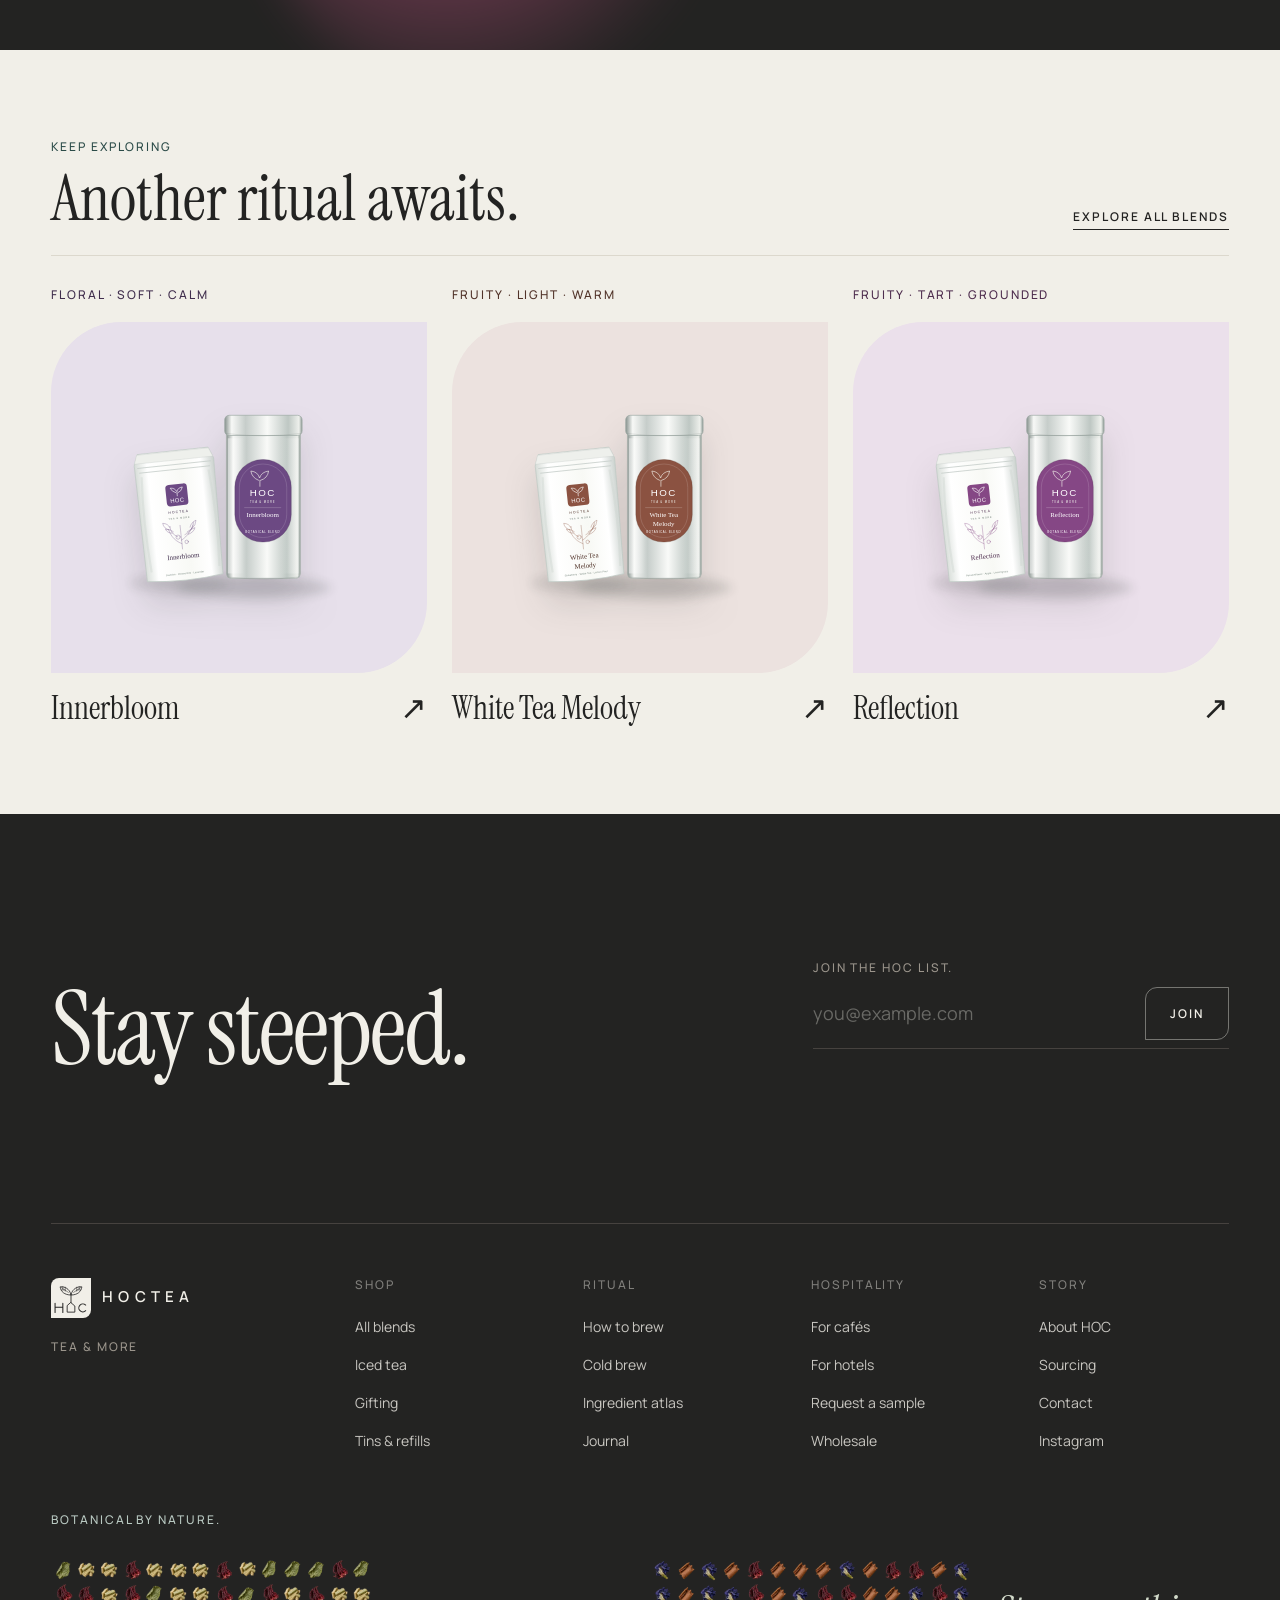
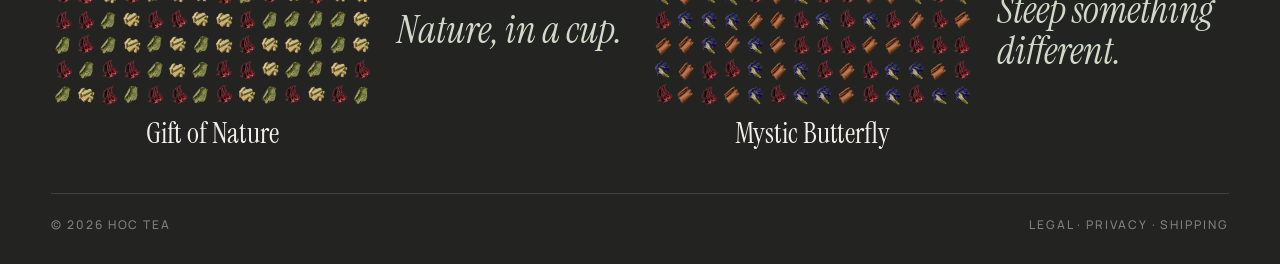
<file: products/pink-moon/index.html>
<!doctype html>
<html lang="en">
<head>
<meta charset="utf-8">
<meta name="viewport" content="width=device-width, initial-scale=1, viewport-fit=cover">
<title>Pink Moon — HOC Tea</title>
<meta name="description" content="Floral · Tropical · Fine. Jasmine, Pineapple, Hibiscus, White Tea, Cinnamon Stick. Discover Pink Moon, how it tastes and how to brew it.">
<meta name="theme-color" content="#232322">
<link rel="preconnect" href="https://fonts.googleapis.com">
<link rel="preconnect" href="https://fonts.gstatic.com" crossorigin>
<link href="https://fonts.googleapis.com/css2?family=Instrument+Serif:ital@0;1&family=Manrope:wght@400;500;600&display=swap" rel="stylesheet">
<link rel="stylesheet" href="../../assets/css/hoc-core.css?v=9dc81688f6">
<link rel="stylesheet" href="../../assets/css/hoc-sections.css?v=5f044bbfbe">
<script>window.HOC = { assetBase: '../../' };</script>
<script>document.documentElement.classList.add('hoc-js');</script>
</head>
<body class="template-product">

  <a class="hoc-skip" href="../../#main">Skip to content</a>

  <header class="hoc-header" data-theme-mode="light" data-hoc="header">
    <div class="hoc-header__inner">
      <nav class="hoc-header__nav hoc-header__nav--start" aria-label="Primary">
        <a class="hoc-navlink" href="../../#range">Shop</a>
        <a class="hoc-navlink" href="../../#blends">Blends</a>
        <a class="hoc-navlink" href="../../#ritual">Ritual</a>
      </nav>

      <a class="hoc-header__brand hoc-lockup" href="../../#hero" aria-label="HOC Tea — home">
        <svg class="hoc-mark" viewBox="0 0 120 120" aria-hidden="true"><use href="#hoc-mark"></use></svg>
        <span class="hoc-lockup__word">Hoctea</span>
      </a>

      <nav class="hoc-header__nav hoc-header__nav--end" aria-label="Secondary">
        <a class="hoc-navlink" href="../../#hospitality">Horeca</a>
        <a class="hoc-navlink" href="../../#range">Search</a>
        <a class="hoc-navlink" href="../../#newsletter">Account</a>
        <button class="hoc-navlink hoc-bag" data-hoc="bag-open" aria-haspopup="dialog">
          Bag (<span class="hoc-bag__count" data-hoc="bag-count">0</span>)
        </button>
        <button class="hoc-burger" data-hoc="menu-toggle" aria-expanded="false"
                aria-controls="hoc-menu" aria-label="Menu"><span></span></button>
      </nav>
    </div>
  </header>

  <div class="hoc-menu" id="hoc-menu" data-hoc="menu" hidden>
    <nav class="hoc-menu__list" aria-label="Mobile">
      <a class="hoc-menu__link" href="../../#range">Shop</a>
      <a class="hoc-menu__link" href="../../#blends">Blends</a>
      <a class="hoc-menu__link" href="../../#ritual">Ritual</a>
      <a class="hoc-menu__link" href="../../#hospitality">Horeca</a>
    </nav>
    <div class="hoc-menu__foot hoc-micro">
      <a href="../../#newsletter">Account</a>
      <a href="../../#newsletter">Instagram</a>
      <a href="../../#newsletter">EN / TR</a>
    </div>
  </div>
<main id="main">
  <section class="hoc-section hoc-pdp" data-header-theme="dark" data-hoc="product-detail" style="--accent:#89436B;--accent-2:#B67C9D;--accent-wash:#ECDFE6;--accent-ink:#502A40;--liquid:#B04E77">
    <div class="hoc-wrap">
      <nav class="hoc-pdp__crumb hoc-micro" aria-label="Breadcrumb"><a href="../../#range">The range</a><span aria-hidden="true">/</span><span aria-current="page">Pink Moon</span></nav>
      <div class="hoc-pdp__grid">
        <div class="hoc-pdp__gallery">
          <div class="hoc-pdp__stage hoc-shape--lg" data-pdp-stage>
            <div class="hoc-pdp__stage-label hoc-micro">HOC / BOTANICAL BLEND</div>
            <div class="hoc-pdp__scene" data-pdp-scene="pack">
              <img class="hoc-pdp__pack-image" src="../../assets/img/pack-duo-pink-moon.svg?v=fbc04a851f" width="700" height="640" alt="Pink Moon tin and doypack" fetchpriority="high" decoding="async">
              <span class="hoc-pdp__raw-peek" aria-hidden="true"><img
        src="../../assets/img/pile-pink-moon.webp?v=0eb61fd2c5"
        srcset="../../assets/img/pile-pink-moon-420.webp?v=22166d043d 420w, ../../assets/img/pile-pink-moon-640.webp?v=a0f375b76f 640w, ../../assets/img/pile-pink-moon-900.webp?v=0eb61fd2c5 900w"
        sizes="12vw"
        width="640" height="640"
        alt=""
        loading="lazy" decoding="async"></span>
            </div>
            <div class="hoc-pdp__scene hoc-pdp__scene--raw" data-pdp-scene="raw" hidden><img
        src="../../assets/img/pile-pink-moon.webp?v=0eb61fd2c5"
        srcset="../../assets/img/pile-pink-moon-420.webp?v=22166d043d 420w, ../../assets/img/pile-pink-moon-640.webp?v=a0f375b76f 640w, ../../assets/img/pile-pink-moon-900.webp?v=0eb61fd2c5 900w"
        sizes="(max-width: 767px) 84vw, 42vw"
        width="640" height="640"
        alt="Loose Pink Moon blend: Jasmine, Pineapple, Hibiscus, White Tea, Cinnamon Stick"
        loading="lazy" decoding="async"></div>
            <div class="hoc-pdp__stage-foot hoc-micro"><span>BOTANICAL BY NATURE</span><span>HOC TEA</span></div>
          </div>
          <div class="hoc-pdp__gallery-nav" role="group" aria-label="Product views">
            <button type="button" class="hoc-pdp__view is-active" data-pdp-view="pack" aria-pressed="true">The blend</button>
            <button type="button" class="hoc-pdp__view" data-pdp-view="raw" aria-pressed="false">Inside the blend</button>
          </div>
        </div>
        <div class="hoc-pdp__info">
          <p class="hoc-micro hoc-micro--accent">Floral · Tropical · Fine</p>
          <h1 class="hoc-pdp__title">Pink Moon</h1>
          <p class="hoc-pdp__lede">White tea is the lightest base in the range, so everything sits on top of it: jasmine first, then pineapple, then a long cinnamon finish.</p>
          <div class="hoc-pdp__taste"><span class="hoc-micro">IN THE CUP</span><p>Jasmine  /  Pineapple  /  Cinnamon</p></div>
          <div class="hoc-pdp__ingredients"><p class="hoc-micro">THE COMPOSITION</p><ul><li><span>Jasmine</span></li><li><svg class="hoc-bot" viewBox="0 0 100 100" aria-hidden="true"><use href="#b-pineapple"></use></svg><span>Pineapple</span></li><li><svg class="hoc-bot" viewBox="0 0 100 100" aria-hidden="true"><use href="#b-hibiscus"></use></svg><span>Hibiscus</span></li><li><span>White Tea</span></li><li><svg class="hoc-bot" viewBox="0 0 100 100" aria-hidden="true"><use href="#b-cinnamon"></use></svg><span>Cinnamon Stick</span></li></ul></div>
          <form class="hoc-pdp__form" data-pdp-form action="../../#range">
            <fieldset class="hoc-pdp__packaging"><legend class="hoc-micro">CHOOSE YOUR PACK</legend>
              <label class="hoc-pdp__option"><input type="radio" name="pack-pink-moon" value="tin" data-pdp-variant data-price="€22" ><span class="hoc-pdp__option-label">Tin</span><span class="hoc-micro">80 g</span></label><label class="hoc-pdp__option"><input type="radio" name="pack-pink-moon" value="doypack" data-pdp-variant data-price="€18" checked><span class="hoc-pdp__option-label">Doypack</span><span class="hoc-micro">100 g</span></label>
            </fieldset>
            <div class="hoc-pdp__purchase"><div class="hoc-pdp__qty"><label class="hoc-micro" for="qty-pink-moon">QUANTITY</label><div class="hoc-pdp__qty-control"><button type="button" data-pdp-qty="-1" aria-label="Decrease quantity">−</button><input id="qty-pink-moon" name="quantity" type="number" min="1" max="99" step="1" value="1" inputmode="numeric"><button type="button" data-pdp-qty="1" aria-label="Increase quantity">+</button></div></div><div class="hoc-pdp__price"><span class="hoc-micro">PRICE</span><strong data-pdp-price>€18</strong></div></div>
            <button class="hoc-btn hoc-btn--solid hoc-pdp__add" type="button" data-hoc="add" data-blend="pink-moon">Add to bag <span aria-hidden="true">↗</span></button>
          </form>
          <a class="hoc-pdp__ritual-link hoc-link" href="#product-ritual">How to brew this blend <span aria-hidden="true">↘</span></a>
        </div>
      </div>
    </div>
  </section>
  <section class="hoc-section hoc-pdp-ritual" id="product-ritual" data-header-theme="light" style="--accent:#89436B;--accent-2:#B67C9D;--accent-wash:#ECDFE6;--accent-ink:#502A40;--liquid:#B04E77">
    <div class="hoc-wrap hoc-pdp-ritual__inner">
      <div class="hoc-pdp-ritual__intro"><p class="hoc-micro">THE RITUAL / PINK MOON</p><h2>Make it<br><em>your own.</em></h2><p>One blend, two ways to let its colour and character come through.</p></div>
      <div class="hoc-pdp-ritual__recipes">
        <div class="hoc-pdp-ritual__recipe"><p class="hoc-micro">SERVE HOT</p><div><span>3<small>G</small></span><span>330<small>ML</small></span><span>80<small>°C</small></span><span>03:00<small>MIN</small></span></div><p>Steep, strain, and pour. Let the aroma open while the colour settles.</p></div>
        <div class="hoc-pdp-ritual__recipe"><p class="hoc-micro">SERVE COLD</p><div><span>4<small>G</small></span><span>330<small>ML</small></span><span>06<small>HRS</small></span></div><p>Leave in cold water in the fridge, strain, then serve over ice.</p></div>
      </div>
      <div class="hoc-pdp-ritual__colour" aria-hidden="true"><span></span><p>COLOUR IN THE CUP</p></div>
    </div>
  </section>
  <section class="hoc-section hoc-pdp-related" data-header-theme="dark"><div class="hoc-wrap"><div class="hoc-pdp-related__head"><div><p class="hoc-micro">KEEP EXPLORING</p><h2>Another ritual awaits.</h2></div><a class="hoc-link" href="../../#range">Explore all blends</a></div><div class="hoc-pdp-related__grid"><a class="hoc-pdp-related__item" href="../../products/innerbloom/" style="--accent:#6C4983;--accent-2:#9E81B1;--accent-wash:#E7E0EB;--accent-ink:#402E4D;--liquid:#B9A44C"><span class="hoc-micro">Floral · Soft · Calm</span><span class="hoc-pdp-related__media"><img class="" src="../../assets/img/pack-duo-innerbloom.svg?v=c14239b605" width="700" height="640" alt="Innerbloom tin and doypack" loading="lazy" decoding="async"></span><span class="hoc-pdp-related__name">Innerbloom <span aria-hidden="true">↗</span></span></a><a class="hoc-pdp-related__item" href="../../products/white-tea-melody/" style="--accent:#8B5241;--accent-2:#B8887A;--accent-wash:#ECE2DF;--accent-ink:#513329;--liquid:#C06A4A"><span class="hoc-micro">Fruity · Light · Warm</span><span class="hoc-pdp-related__media"><img class="" src="../../assets/img/pack-duo-white-tea-melody.svg?v=88b434da3f" width="700" height="640" alt="White Tea Melody tin and doypack" loading="lazy" decoding="async"></span><span class="hoc-pdp-related__name">White Tea Melody <span aria-hidden="true">↗</span></span></a><a class="hoc-pdp-related__item" href="../../products/reflection/" style="--accent:#854785;--accent-2:#B37FB3;--accent-wash:#EBE0EB;--accent-ink:#4E2D4E;--liquid:#8A3B63"><span class="hoc-micro">Fruity · Tart · Grounded</span><span class="hoc-pdp-related__media"><img class="" src="../../assets/img/pack-duo-reflection.svg?v=7f869d5629" width="700" height="640" alt="Reflection tin and doypack" loading="lazy" decoding="async"></span><span class="hoc-pdp-related__name">Reflection <span aria-hidden="true">↗</span></span></a></div></div></section>
</main>

    <section class="hoc-section hoc-news" id="newsletter" data-theme="ink"
             data-header-theme="light">
      <div class="hoc-wrap hoc-pad">
        <div class="hoc-news__inner">
          <h2 class="hoc-display-xl" data-split="lines">Stay steeped.</h2>
          <form class="hoc-news__form" data-hoc="newsletter" novalidate>
            <label class="hoc-micro" for="hoc-email">Join the HOC list.</label>
            <div class="hoc-news__field">
              <input id="hoc-email" name="email" type="email" autocomplete="email"
                     placeholder="you@example.com" required>
              <button class="hoc-btn" type="submit">Join</button>
            </div>
            <p class="hoc-news__msg hoc-micro" data-hoc="newsletter-msg" role="status"></p>
          </form>
        </div>
      </div>
    </section>

    <footer class="hoc-section hoc-footer" id="footer" data-theme="ink" data-header-theme="light">
      <div class="hoc-wrap">
        <div class="hoc-footer__grid">
          <div class="hoc-footer__brand">
            <a class="hoc-lockup" href="../../#hero" aria-label="HOC Tea — home">
              <svg class="hoc-mark" viewBox="0 0 120 120" aria-hidden="true"><use href="#hoc-mark"></use></svg>
              <span class="hoc-lockup__word">Hoctea</span>
            </a>
            <p class="hoc-micro hoc-footer__tag">Tea &amp; More</p>
          </div>

          <nav class="hoc-footer__col" aria-label="Shop">
            <p class="hoc-micro hoc-footer__h">Shop</p>
            <ul><li><a href="../../#range">All blends</a></li><li><a href="../../#range">Iced tea</a></li><li><a href="../../#range">Gifting</a></li><li><a href="../../#range">Tins &amp; refills</a></li></ul>
          </nav>
          <nav class="hoc-footer__col" aria-label="Ritual">
            <p class="hoc-micro hoc-footer__h">Ritual</p>
            <ul><li><a href="../../#range">How to brew</a></li><li><a href="../../#range">Cold brew</a></li><li><a href="../../#range">Ingredient atlas</a></li><li><a href="../../#range">Journal</a></li></ul>
          </nav>
          <nav class="hoc-footer__col" aria-label="Hospitality">
            <p class="hoc-micro hoc-footer__h">Hospitality</p>
            <ul><li><a href="../../#range">For cafés</a></li><li><a href="../../#range">For hotels</a></li><li><a href="../../#range">Request a sample</a></li><li><a href="../../#range">Wholesale</a></li></ul>
          </nav>
          <nav class="hoc-footer__col" aria-label="Story">
            <p class="hoc-micro hoc-footer__h">Story</p>
            <ul><li><a href="../../#range">About HOC</a></li><li><a href="../../#range">Sourcing</a></li><li><a href="../../#range">Contact</a></li><li><a href="../../#range">Instagram</a></li></ul>
          </nav>
        </div>

        <div class="hoc-current" data-hoc="footer-current" data-atlas="../../assets/img/botanical-atlas-petals.webp?v=d1b16089cf" aria-label="The HOC botanical collection">
          <div class="hoc-current__head hoc-micro">
            <p>Botanical by nature.</p>
            <button class="hoc-current__pause" type="button" data-current-pause aria-pressed="false" hidden>Pause flow</button>
          </div>
          <div class="hoc-current__viewport">
            <ul class="hoc-current__track">
              <li class="hoc-current__item" data-ingredients="Hibiscus|Mint Leaf|Lemongrass" data-seed="gift-of-nature">
                <a class="hoc-current__blend" href="../../products/gift-of-nature/">
                  <span class="hoc-current__media"><img
        src="../../assets/img/pile-gift-of-nature.webp?v=ecd68be307"
        srcset="../../assets/img/pile-gift-of-nature-420.webp?v=6c2828f4b4 420w, ../../assets/img/pile-gift-of-nature-640.webp?v=566a571770 640w, ../../assets/img/pile-gift-of-nature-900.webp?v=ecd68be307 900w"
        sizes="(max-width: 699px) 180px, 230px"
        width="640" height="640"
        alt=""
        loading="lazy" decoding="async"></span>
                  <span class="hoc-current__name">Gift of Nature</span>
                </a>
                <p class="hoc-current__saying">Nature, in a cup.</p>
              </li><li class="hoc-current__item" data-ingredients="Butterfly Pea Flower|Hibiscus|Cinnamon Stick" data-seed="mystic-butterfly">
                <a class="hoc-current__blend" href="../../products/mystic-butterfly/">
                  <span class="hoc-current__media"><img
        src="../../assets/img/pile-mystic-butterfly.webp?v=42630e2230"
        srcset="../../assets/img/pile-mystic-butterfly-420.webp?v=8edc1d8317 420w, ../../assets/img/pile-mystic-butterfly-640.webp?v=42e47a9c87 640w, ../../assets/img/pile-mystic-butterfly-900.webp?v=42630e2230 900w"
        sizes="(max-width: 699px) 180px, 230px"
        width="640" height="640"
        alt=""
        loading="lazy" decoding="async"></span>
                  <span class="hoc-current__name">Mystic Butterfly</span>
                </a>
                <p class="hoc-current__saying">Steep something different.</p>
              </li><li class="hoc-current__item" data-ingredients="Mango|Pineapple|Lemongrass|Butterfly Pea Flower" data-seed="mesmerize">
                <a class="hoc-current__blend" href="../../products/mesmerize/">
                  <span class="hoc-current__media"><img
        src="../../assets/img/pile-mesmerize.webp?v=3c16522329"
        srcset="../../assets/img/pile-mesmerize-420.webp?v=a94291ca96 420w, ../../assets/img/pile-mesmerize-640.webp?v=c556801266 640w, ../../assets/img/pile-mesmerize-900.webp?v=3c16522329 900w"
        sizes="(max-width: 699px) 180px, 230px"
        width="640" height="640"
        alt=""
        loading="lazy" decoding="async"></span>
                  <span class="hoc-current__name">Mesmerize</span>
                </a>
                <p class="hoc-current__saying">A ritual of your own.</p>
              </li><li class="hoc-current__item" data-ingredients="Rooibos|Strawberry|Apple|Bourbon Vanilla" data-seed="sunset-valley">
                <a class="hoc-current__blend" href="../../products/sunset-valley/">
                  <span class="hoc-current__media"><img
        src="../../assets/img/pile-sunset-valley.webp?v=7d27b155a1"
        srcset="../../assets/img/pile-sunset-valley-420.webp?v=864ba5d17c 420w, ../../assets/img/pile-sunset-valley-640.webp?v=b6e6c095d3 640w, ../../assets/img/pile-sunset-valley-900.webp?v=7d27b155a1 900w"
        sizes="(max-width: 699px) 180px, 230px"
        width="640" height="640"
        alt=""
        loading="lazy" decoding="async"></span>
                  <span class="hoc-current__name">Sunset Valley</span>
                </a>
                <p class="hoc-current__saying">Hot. Cold. HOC.</p>
              </li><li class="hoc-current__item" data-ingredients="Rooibos|Mango|Pineapple|Dried Ginger|Cinnamon Stick|Lemon Peel" data-seed="asian-breeze">
                <a class="hoc-current__blend" href="../../products/asian-breeze/">
                  <span class="hoc-current__media"><img
        src="../../assets/img/pile-asian-breeze.webp?v=751eab5773"
        srcset="../../assets/img/pile-asian-breeze-420.webp?v=124948781e 420w, ../../assets/img/pile-asian-breeze-640.webp?v=1bc66cf35b 640w, ../../assets/img/pile-asian-breeze-900.webp?v=751eab5773 900w"
        sizes="(max-width: 699px) 180px, 230px"
        width="640" height="640"
        alt=""
        loading="lazy" decoding="async"></span>
                  <span class="hoc-current__name">Asian Breeze</span>
                </a>
                <p class="hoc-current__saying">Colour your everyday.</p>
              </li><li class="hoc-current__item" data-ingredients="Oolong|Dried Rose|Hibiscus|Chamomile" data-seed="souls-rest">
                <a class="hoc-current__blend" href="../../products/souls-rest/">
                  <span class="hoc-current__media"><img
        src="../../assets/img/pile-souls-rest.webp?v=c03384b3da"
        srcset="../../assets/img/pile-souls-rest-420.webp?v=86b7b7a791 420w, ../../assets/img/pile-souls-rest-640.webp?v=3a8ae868c1 640w, ../../assets/img/pile-souls-rest-900.webp?v=c03384b3da 900w"
        sizes="(max-width: 699px) 180px, 230px"
        width="640" height="640"
        alt=""
        loading="lazy" decoding="async"></span>
                  <span class="hoc-current__name">Soul's Rest</span>
                </a>
                <p class="hoc-current__saying">Let nature flow.</p>
              </li><li class="hoc-current__item" data-ingredients="Green Tea|Lemongrass|Strawberry|Blackberry|Butterfly Pea Flower" data-seed="gold-skies">
                <a class="hoc-current__blend" href="../../products/gold-skies/">
                  <span class="hoc-current__media"><img
        src="../../assets/img/pile-gold-skies.webp?v=19c950d00d"
        srcset="../../assets/img/pile-gold-skies-420.webp?v=37b6445498 420w, ../../assets/img/pile-gold-skies-640.webp?v=113e82a796 640w, ../../assets/img/pile-gold-skies-900.webp?v=19c950d00d 900w"
        sizes="(max-width: 699px) 180px, 230px"
        width="640" height="640"
        alt=""
        loading="lazy" decoding="async"></span>
                  <span class="hoc-current__name">Gold Skies</span>
                </a>
                <p class="hoc-current__saying">Nature, in a cup.</p>
              </li><li class="hoc-current__item" data-ingredients="Jasmine|Pineapple|Hibiscus|White Tea|Cinnamon Stick" data-seed="pink-moon">
                <a class="hoc-current__blend" href="../../products/pink-moon/">
                  <span class="hoc-current__media"><img
        src="../../assets/img/pile-pink-moon.webp?v=0eb61fd2c5"
        srcset="../../assets/img/pile-pink-moon-420.webp?v=22166d043d 420w, ../../assets/img/pile-pink-moon-640.webp?v=a0f375b76f 640w, ../../assets/img/pile-pink-moon-900.webp?v=0eb61fd2c5 900w"
        sizes="(max-width: 699px) 180px, 230px"
        width="640" height="640"
        alt=""
        loading="lazy" decoding="async"></span>
                  <span class="hoc-current__name">Pink Moon</span>
                </a>
                <p class="hoc-current__saying">Steep something different.</p>
              </li><li class="hoc-current__item" data-ingredients="Jasmine|Chamomile|Lavender|Lemon Balm" data-seed="innerbloom">
                <a class="hoc-current__blend" href="../../products/innerbloom/">
                  <span class="hoc-current__media"><img
        src="../../assets/img/pile-innerbloom.webp?v=5feecddc57"
        srcset="../../assets/img/pile-innerbloom-420.webp?v=0d6bb9040d 420w, ../../assets/img/pile-innerbloom-640.webp?v=e09cdf4c2a 640w, ../../assets/img/pile-innerbloom-900.webp?v=5feecddc57 900w"
        sizes="(max-width: 699px) 180px, 230px"
        width="640" height="640"
        alt=""
        loading="lazy" decoding="async"></span>
                  <span class="hoc-current__name">Innerbloom</span>
                </a>
                <p class="hoc-current__saying">A ritual of your own.</p>
              </li><li class="hoc-current__item" data-ingredients="Strawberry|White Tea|Lemon Peel|Apple|Mango|Cinnamon Stick" data-seed="white-tea-melody">
                <a class="hoc-current__blend" href="../../products/white-tea-melody/">
                  <span class="hoc-current__media"><img
        src="../../assets/img/pile-white-tea-melody.webp?v=aacaaa13e7"
        srcset="../../assets/img/pile-white-tea-melody-420.webp?v=04be5cf67c 420w, ../../assets/img/pile-white-tea-melody-640.webp?v=0e9a3ecb80 640w, ../../assets/img/pile-white-tea-melody-900.webp?v=aacaaa13e7 900w"
        sizes="(max-width: 699px) 180px, 230px"
        width="640" height="640"
        alt=""
        loading="lazy" decoding="async"></span>
                  <span class="hoc-current__name">White Tea Melody</span>
                </a>
                <p class="hoc-current__saying">Hot. Cold. HOC.</p>
              </li><li class="hoc-current__item" data-ingredients="Passionflower|Apple|Lemongrass|Hibiscus|Blackberry" data-seed="reflection">
                <a class="hoc-current__blend" href="../../products/reflection/">
                  <span class="hoc-current__media"><img
        src="../../assets/img/pile-reflection.webp?v=409dec8773"
        srcset="../../assets/img/pile-reflection-420.webp?v=89dd859883 420w, ../../assets/img/pile-reflection-640.webp?v=ad648beffc 640w, ../../assets/img/pile-reflection-900.webp?v=409dec8773 900w"
        sizes="(max-width: 699px) 180px, 230px"
        width="640" height="640"
        alt=""
        loading="lazy" decoding="async"></span>
                  <span class="hoc-current__name">Reflection</span>
                </a>
                <p class="hoc-current__saying">Colour your everyday.</p>
              </li><li class="hoc-current__item" data-ingredients="Rooibos|Mate|Fresh Ginger|Strawberry|Orange Peel" data-seed="winter-tale">
                <a class="hoc-current__blend" href="../../products/winter-tale/">
                  <span class="hoc-current__media"><img
        src="../../assets/img/pile-winter-tale.webp?v=f223005500"
        srcset="../../assets/img/pile-winter-tale-420.webp?v=eccb94b7c0 420w, ../../assets/img/pile-winter-tale-640.webp?v=bbcdfa4990 640w, ../../assets/img/pile-winter-tale-900.webp?v=f223005500 900w"
        sizes="(max-width: 699px) 180px, 230px"
        width="640" height="640"
        alt=""
        loading="lazy" decoding="async"></span>
                  <span class="hoc-current__name">Winter Tale</span>
                </a>
                <p class="hoc-current__saying">Let nature flow.</p>
              </li><li class="hoc-current__item" data-ingredients="Apple|Mango|Rosehip|Fennel|Passionflower" data-seed="wintertide">
                <a class="hoc-current__blend" href="../../products/wintertide/">
                  <span class="hoc-current__media"><img
        src="../../assets/img/pile-wintertide.webp?v=b255bb89fb"
        srcset="../../assets/img/pile-wintertide-420.webp?v=50593f5f81 420w, ../../assets/img/pile-wintertide-640.webp?v=904b4d17e4 640w, ../../assets/img/pile-wintertide-900.webp?v=b255bb89fb 900w"
        sizes="(max-width: 699px) 180px, 230px"
        width="640" height="640"
        alt=""
        loading="lazy" decoding="async"></span>
                  <span class="hoc-current__name">Wintertide</span>
                </a>
                <p class="hoc-current__saying">Nature, in a cup.</p>
              </li><li class="hoc-current__item" data-ingredients="Apple|Cinnamon Stick|Hibiscus|Orange Peel" data-seed="bloomera">
                <a class="hoc-current__blend" href="../../products/bloomera/">
                  <span class="hoc-current__media"><img
        src="../../assets/img/pile-bloomera.webp?v=9e0e81fef8"
        srcset="../../assets/img/pile-bloomera-420.webp?v=d39bb382ac 420w, ../../assets/img/pile-bloomera-640.webp?v=17962d92d0 640w, ../../assets/img/pile-bloomera-900.webp?v=9e0e81fef8 900w"
        sizes="(max-width: 699px) 180px, 230px"
        width="640" height="640"
        alt=""
        loading="lazy" decoding="async"></span>
                  <span class="hoc-current__name">Bloomera</span>
                </a>
                <p class="hoc-current__saying">Steep something different.</p>
              </li>
            </ul>
          </div>
        </div>

        <div class="hoc-footer__legal hoc-micro">
          <p>&copy; 2026 HOC Tea</p>
          <p><a href="../../#newsletter">Legal</a> · <a href="../../#newsletter">Privacy</a> · <a href="../../#newsletter">Shipping</a></p>
        </div>
      </div>
    </footer>

  <div class="hoc-drawer" data-hoc="drawer" role="dialog" aria-modal="true"
       aria-label="Bag" hidden>
    <div class="hoc-drawer__scrim" data-hoc="drawer-close"></div>
    <div class="hoc-drawer__panel">
      <header class="hoc-drawer__head">
        <p class="hoc-micro">Your bag (<span data-hoc="bag-count">0</span>)</p>
        <button class="hoc-link" data-hoc="drawer-close">Close</button>
      </header>
      <div class="hoc-drawer__body" data-hoc="drawer-items">
        <p class="hoc-drawer__empty hoc-body">Nothing steeping yet.</p>
      </div>
      <footer class="hoc-drawer__foot">
        <div class="hoc-drawer__total hoc-micro">
          <span>Subtotal</span><span data-hoc="bag-total">€0</span>
        </div>
        <button class="hoc-btn hoc-btn--solid" data-hoc="checkout">Checkout</button>
      </footer>
    </div>
  </div>
<svg width="0" height="0" style="position:absolute" aria-hidden="true"><symbol id="hoc-mark" viewBox="0 0 120 120">
  <!-- HOC mark, traced from Logo/black-png.png.

       Plate: 120x120. Top-left and bottom-right rounded at 24 (20% of the
       side); top-right and bottom-left square. That asymmetry is the brand
       shape primitive reused across media frames, the cart drawer and CTAs (§4).

       Letter geometry is measured, not eyeballed: H stems sit at x 12.2 / 35.5,
       the tag runs x 48.5-71.5, the C is r12 about (95.5, 89.7), and every one
       of them spans y 75.7-103.7. -->
  <path class="hoc-mark__plate"
        d="M24 0 H120 V96 A24 24 0 0 1 96 120 H0 V24 A24 24 0 0 1 24 0 Z"
        fill="currentColor"/>
  <g class="hoc-mark__art" fill="none" stroke="var(--hoc-mark-ink, #F1EFE8)"
     stroke-linecap="round" stroke-linejoin="round">
    <!-- sprout: two leaves meeting at the stem head -->
    <g stroke-width="2.4">
      <path d="M59 51 C41 51 29 41 27.5 26.5 C42 25 55 33 59 47 Z"/>
      <path d="M61 51 C79 51 91 41 92.5 26.5 C78 25 65 33 61 47 Z"/>
    </g>
    <g stroke-width="1.5">
      <path d="M31 29 L52 43"/>
      <path d="M35.5 26 L35.5 35"/>
      <path d="M43 27.5 L43 39.5"/>
      <path d="M31.5 36 L41 36"/>
      <path d="M89 29 L68 43"/>
      <path d="M84.5 26 L84.5 35"/>
      <path d="M77 27.5 L77 39.5"/>
      <path d="M88.5 36 L79 36"/>
    </g>
    <!-- stem into the tag -->
    <path d="M60 51 V74" stroke-width="2.6"/>
    <!-- tag: the O of HOC -->
    <path d="M60 74.2 L71.5 84 V102.4 H48.5 V84 Z" stroke-width="2.6"/>
    <!-- H -->
    <path d="M12.2 75.7 V103.7 M12.2 88 H35.5 M35.5 75.7 V103.7" stroke-width="3.1"/>
    <!-- C -->
    <path d="M104 81.2 A12 12 0 1 0 104 98.2" stroke-width="3.1"/>
  </g>
</symbol></svg><svg xmlns="http://www.w3.org/2000/svg" style="display:none" aria-hidden="true">
<!-- ==========================================================================
     HOC TEA — botanical sprite.

     Single-stroke line art in the packaging illustration language. Every shape
     is an open or closed <path> with no fill, so GSAP DrawSVG can draw it on
     (§16, §22). viewBox is 100x100 for all symbols; stroke-width is set by the
     consumer via CSS so the same drawing works at 40px and at 400px.

     Production note §50: these are authored, not traced. When the packaging
     vectors arrive as AI/PDF, swap the <path> data — the ids and viewBox are
     the contract and nothing else has to change.
     ========================================================================== -->

<defs>
  <g id="b-petal-hibiscus">
    <path d="M50 50 C41 43 37 31 41 22 C44 15 56 15 59 22 C63 31 59 43 50 50 Z"/>
  </g>
</defs>

<symbol id="b-hibiscus" viewBox="0 0 100 100">
  <g fill="none" stroke="currentColor" stroke-linecap="round" stroke-linejoin="round">
    <use href="#b-petal-hibiscus" transform="rotate(0 50 50)"/>
    <use href="#b-petal-hibiscus" transform="rotate(72 50 50)"/>
    <use href="#b-petal-hibiscus" transform="rotate(144 50 50)"/>
    <use href="#b-petal-hibiscus" transform="rotate(216 50 50)"/>
    <use href="#b-petal-hibiscus" transform="rotate(288 50 50)"/>
    <!-- the long protruding staminal column hibiscus is known for -->
    <path d="M50 50 C56 61 61 70 65 79"/>
    <circle cx="66" cy="82" r="2"/>
    <circle cx="60.5" cy="72.5" r="1.5"/>
    <circle cx="70" cy="77" r="1.5"/>
    <circle cx="50" cy="50" r="3.4"/>
  </g>
</symbol>

<symbol id="b-mint" viewBox="0 0 100 100">
  <g fill="none" stroke="currentColor" stroke-linecap="round" stroke-linejoin="round">
    <path d="M50 92 C50 74 50 46 50 16"/>
    <path d="M50 68 C40 68 30 62 26 51 C36 47 47 53 50 62 Z"/>
    <path d="M50 68 C60 68 70 62 74 51 C64 47 53 53 50 62 Z"/>
    <path d="M50 46 C42 46 33 41 29 32 C38 28 47 33 50 41 Z"/>
    <path d="M50 46 C58 46 67 41 71 32 C62 28 53 33 50 41 Z"/>
    <path d="M50 27 C44 27 38 23 35 17 C42 14 48 18 50 23 Z"/>
    <path d="M50 27 C56 27 62 23 65 17 C58 14 52 18 50 23 Z"/>
    <path d="M33 53 l14 8 M36 34 l12 7 M67 53 l-14 8 M64 34 l-12 7"/>
  </g>
</symbol>

<symbol id="b-lemongrass" viewBox="0 0 100 100">
  <g fill="none" stroke="currentColor" stroke-linecap="round" stroke-linejoin="round">
    <path d="M46 94 C40 70 30 46 12 26 C34 36 46 60 50 88"/>
    <path d="M50 94 C50 66 52 38 58 10 C62 40 58 70 54 94"/>
    <path d="M54 94 C62 72 74 50 92 32 C76 54 66 72 58 92"/>
    <path d="M48 94 C46 78 42 62 33 48"/>
    <path d="M44 90 h14"/>
  </g>
</symbol>

<symbol id="b-butterfly-pea" viewBox="0 0 100 100">
  <g fill="none" stroke="currentColor" stroke-linecap="round" stroke-linejoin="round">
    <!-- Clitoria ternatea: one broad fan-shaped standard petal that narrows to
         the calyx, with the keel folded out below it. -->
    <path d="M50 74 C29 70 15 55 16 38 C30 24 70 24 84 38 C85 55 71 70 50 74 Z"/>
    <path d="M50 74 C47 60 46 46 48 33 M50 74 C53 60 54 46 52 33"/>
    <path d="M26 33 C33 45 40 58 46 70 M74 33 C67 45 60 58 54 70"/>
    <path d="M36 27 C40 42 43 57 47 72 M64 27 C60 42 57 57 53 72"/>
    <!-- calyx + keel -->
    <path d="M50 74 L50 84"/>
    <path d="M43 82 C46 89 54 89 57 82"/>
    <path d="M50 88 L50 96"/>
  </g>
</symbol>

<symbol id="b-cinnamon" viewBox="0 0 100 100">
  <g fill="none" stroke="currentColor" stroke-linecap="round" stroke-linejoin="round">
    <!-- a quill, seen slightly from above so the roll is visible -->
    <path d="M36 22 L40 84 C40 89 44 92 50 92 C56 92 60 89 60 84 L64 22"/>
    <path d="M50 14 C58 14 64 17 64 21 C64 25 58 28 50 28 C42 28 36 25 36 21 C36 17 42 14 50 14 Z"/>
    <path d="M44 21 C45 18 49 17 53 18 C56 19 57 21 55 22 C53 23 51 22 51 21"/>
    <path d="M46 28 L48 86 M56 27 L54 86" stroke-opacity=".7"/>
  </g>
</symbol>

<symbol id="b-mango" viewBox="0 0 100 100">
  <g fill="none" stroke="currentColor" stroke-linecap="round" stroke-linejoin="round">
    <path d="M62 22 C40 22 22 40 22 60 C22 76 34 86 50 86 C70 86 84 68 84 46 C84 32 76 22 62 22 Z"/>
    <path d="M62 22 C58 30 54 42 54 56"/>
    <path d="M62 22 C66 16 72 12 80 11 C79 18 74 22 68 23"/>
    <path d="M62 22 L62 12"/>
  </g>
</symbol>

<symbol id="b-pineapple" viewBox="0 0 100 100">
  <g fill="none" stroke="currentColor" stroke-linecap="round" stroke-linejoin="round">
    <path d="M50 36 C34 36 26 48 26 62 C26 78 36 90 50 90 C64 90 74 78 74 62 C74 48 66 36 50 36 Z"/>
    <path d="M31 50 L69 74 M31 66 L60 86 M40 42 L74 62 M69 50 L31 74 M69 66 L40 86 M60 42 L26 62"/>
    <path d="M50 36 C50 26 46 16 40 10 C48 12 52 20 52 30"/>
    <path d="M50 36 C52 26 58 16 66 12 C64 22 58 30 52 34"/>
    <path d="M50 36 C46 28 42 22 34 18 C38 26 42 32 47 36"/>
  </g>
</symbol>

<symbol id="b-strawberry" viewBox="0 0 100 100">
  <g fill="none" stroke="currentColor" stroke-linecap="round" stroke-linejoin="round">
    <path d="M50 90 C32 78 24 62 24 48 C24 36 34 30 44 34 C47 35 49 36 50 38 C51 36 53 35 56 34 C66 30 76 36 76 48 C76 62 68 78 50 90 Z"/>
    <path d="M50 34 L50 20"/>
    <path d="M50 26 C44 22 36 21 30 24 C34 30 42 32 48 30"/>
    <path d="M50 26 C56 22 64 21 70 24 C66 30 58 32 52 30"/>
    <path d="M38 48 h.01 M50 52 h.01 M62 48 h.01 M44 62 h.01 M56 62 h.01 M50 74 h.01"
          stroke-linecap="round" stroke-width="3"/>
  </g>
</symbol>

<symbol id="b-apple" viewBox="0 0 100 100">
  <g fill="none" stroke="currentColor" stroke-linecap="round" stroke-linejoin="round">
    <path d="M50 32 C44 26 34 26 28 34 C20 44 22 62 32 76 C38 84 44 86 50 82 C56 86 62 84 68 76 C78 62 80 44 72 34 C66 26 56 26 50 32 Z"/>
    <path d="M50 32 L50 16"/>
    <path d="M50 22 C56 14 66 12 74 14 C72 24 62 28 54 26"/>
  </g>
</symbol>

<symbol id="b-lavender" viewBox="0 0 100 100">
  <g fill="none" stroke="currentColor" stroke-linecap="round" stroke-linejoin="round">
    <path d="M50 94 L50 44"/>
    <path d="M50 44 C43 42 40 36 43 31 C46 27 52 28 53 33"/>
    <path d="M50 34 C43 32 40 26 43 21 C46 17 52 18 53 23"/>
    <path d="M50 24 C44 22 42 17 44 13 C47 9 52 10 53 15"/>
    <path d="M50 44 C57 42 60 36 57 31 C54 27 48 28 47 33"/>
    <path d="M50 34 C57 32 60 26 57 21 C54 17 48 18 47 23"/>
    <path d="M50 14 C51 10 50 6 48 4"/>
    <path d="M50 66 C42 66 36 62 33 55 C40 54 47 58 50 63"/>
    <path d="M50 66 C58 66 64 62 67 55 C60 54 53 58 50 63"/>
  </g>
</symbol>

<symbol id="b-chamomile" viewBox="0 0 100 100">
  <g fill="none" stroke="currentColor" stroke-linecap="round" stroke-linejoin="round">
    <g id="b-cham-petals">
      <path d="M50 38 C46 30 46 20 50 12 C54 20 54 30 50 38 Z" transform="rotate(0 50 46)"/>
      <path d="M50 38 C46 30 46 20 50 12 C54 20 54 30 50 38 Z" transform="rotate(45 50 46)"/>
      <path d="M50 38 C46 30 46 20 50 12 C54 20 54 30 50 38 Z" transform="rotate(90 50 46)"/>
      <path d="M50 38 C46 30 46 20 50 12 C54 20 54 30 50 38 Z" transform="rotate(135 50 46)"/>
      <path d="M50 38 C46 30 46 20 50 12 C54 20 54 30 50 38 Z" transform="rotate(180 50 46)"/>
      <path d="M50 38 C46 30 46 20 50 12 C54 20 54 30 50 38 Z" transform="rotate(225 50 46)"/>
      <path d="M50 38 C46 30 46 20 50 12 C54 20 54 30 50 38 Z" transform="rotate(270 50 46)"/>
      <path d="M50 38 C46 30 46 20 50 12 C54 20 54 30 50 38 Z" transform="rotate(315 50 46)"/>
    </g>
    <circle cx="50" cy="46" r="7.5"/>
    <path d="M50 80 L50 96 M50 86 C44 84 41 80 41 75 C46 75 49 78 50 82"/>
  </g>
</symbol>

<symbol id="b-ginger" viewBox="0 0 100 100">
  <g fill="none" stroke="currentColor" stroke-linecap="round" stroke-linejoin="round">
    <!-- rhizome: one long body with knuckles and two finger shoots -->
    <path d="M16 46 C12 38 17 30 26 30 C34 30 39 36 40 43
             C46 38 56 37 62 41 C70 34 82 36 86 44
             C90 52 85 61 76 61 C70 61 65 58 63 53
             C58 60 48 62 41 58 C38 66 30 69 23 65 C16 61 14 53 16 46 Z"/>
    <path d="M40 43 C41 48 41 54 41 58"/>
    <path d="M62 41 C62 46 62 50 63 53"/>
    <path d="M26 30 C25 24 27 18 32 15"/>
    <path d="M76 61 C79 67 79 74 76 80"/>
    <path d="M50 44 C50 48 50 52 49 56" stroke-opacity=".7"/>
  </g>
</symbol>

<symbol id="b-orange-peel" viewBox="0 0 100 100">
  <g fill="none" stroke="currentColor" stroke-linecap="round" stroke-linejoin="round">
    <path d="M78 16 C58 12 34 22 26 42 C18 62 28 84 48 88 C62 91 74 82 76 70 C78 58 70 48 58 48 C48 48 42 56 44 64 C46 71 54 74 59 70"/>
    <path d="M78 16 C68 20 60 26 54 34 C46 24 40 20 32 18"/>
  </g>
</symbol>

<symbol id="b-rooibos" viewBox="0 0 100 100">
  <g fill="none" stroke="currentColor" stroke-linecap="round" stroke-linejoin="round">
    <path d="M50 94 C50 70 52 44 58 16"/>
    <path d="M53 74 C44 70 34 66 24 66 M53 74 C60 66 68 60 78 56"/>
    <path d="M54 60 C45 56 36 51 28 48 M54 60 C61 52 70 46 80 42"/>
    <path d="M56 44 C48 40 40 35 33 31 M56 44 C63 37 71 31 80 27"/>
    <path d="M58 28 C52 24 46 20 41 17 M58 28 C64 22 71 17 78 14"/>
  </g>
</symbol>

<symbol id="b-rose" viewBox="0 0 100 100">
  <g fill="none" stroke="currentColor" stroke-linecap="round" stroke-linejoin="round">
    <path d="M50 20 C34 20 22 32 22 48 C22 64 34 76 50 76 C66 76 78 64 78 48 C78 32 66 20 50 20 Z"/>
    <path d="M50 32 C41 32 34 39 34 48 C34 57 41 64 50 64 C59 64 66 57 66 48"/>
    <path d="M50 42 C45 42 42 45 42 49 C42 53 45 56 50 56 C54 56 57 53 57 49"/>
    <path d="M28 36 C34 30 42 26 50 26 M72 60 C66 68 58 72 50 72"/>
    <path d="M50 76 L50 94 M50 84 C44 82 40 78 39 72 C45 72 49 76 50 80"/>
  </g>
</symbol>

<symbol id="b-blackberry" viewBox="0 0 100 100">
  <g fill="none" stroke="currentColor" stroke-linecap="round" stroke-linejoin="round">
    <circle cx="50" cy="34" r="9"/>
    <circle cx="36" cy="46" r="9"/>
    <circle cx="64" cy="46" r="9"/>
    <circle cx="43" cy="62" r="9"/>
    <circle cx="57" cy="62" r="9"/>
    <circle cx="50" cy="48" r="8"/>
    <path d="M50 25 L50 12"/>
    <path d="M50 18 C43 16 38 12 36 6 C44 6 49 10 51 15"/>
    <path d="M50 18 C57 16 62 12 64 6 C56 6 51 10 49 15"/>
  </g>
</symbol>

<!-- Decorative sprig used as the footer / manifesto ground mark §22 -->
<symbol id="b-sprig" viewBox="0 0 200 100">
  <g fill="none" stroke="currentColor" stroke-linecap="round" stroke-linejoin="round">
    <path d="M10 88 C50 84 96 68 128 42 C146 27 166 18 190 14"/>
    <path d="M52 80 C48 70 50 58 58 51 C64 58 63 71 56 79 Z"/>
    <path d="M78 70 C74 60 76 48 84 41 C90 48 89 61 82 69 Z"/>
    <path d="M104 56 C100 46 102 34 110 27 C116 34 115 47 108 55 Z"/>
    <path d="M130 40 C128 30 132 19 141 14 C145 22 142 34 134 39 Z"/>
    <path d="M40 84 C32 80 26 72 26 62 C34 64 40 72 41 81 Z"/>
    <path d="M66 74 C58 71 51 63 50 53 C58 55 65 62 67 71 Z"/>
    <path d="M92 62 C84 59 77 51 76 41 C84 43 91 50 93 59 Z"/>
    <circle cx="118" cy="49" r="3"/>
    <circle cx="150" cy="26" r="3"/>
    <circle cx="70" cy="80" r="3"/>
  </g>
</symbol>
<symbol id="b-branch" viewBox="0 0 900 100">
  <g fill="none" stroke="currentColor" stroke-linecap="round" stroke-linejoin="round">
    <path d="M8.0 78.0 Q22.7 77.9 37.5 77.7 Q52.2 77.5 66.9 77.4 Q81.7 77.2 96.4 77.0 Q111.1 76.7 125.9 76.4 Q140.6 76.1 155.3 75.8 Q170.1 75.4 184.8 74.9 Q199.5 74.4 214.3 73.9 Q229.0 73.3 243.7 72.7 Q258.5 72.0 273.2 71.2 Q287.9 70.4 302.7 69.5 Q317.4 68.6 332.1 67.6 Q346.9 66.6 361.6 65.5 Q376.3 64.4 391.1 63.2 Q405.8 62.0 420.5 60.8 Q435.3 59.5 450.0 58.2 Q464.7 56.8 479.5 55.5 Q494.2 54.1 508.9 52.7 Q523.7 51.3 538.4 50.0 Q553.1 48.6 567.9 47.2 Q582.6 45.8 597.3 44.5 Q612.1 43.2 626.8 41.9 Q641.5 40.6 656.3 39.4 Q671.0 38.2 685.7 37.0 Q700.5 35.9 715.2 34.9 Q729.9 33.9 744.7 32.9 Q759.4 32.0 774.1 31.2 Q788.9 30.4 803.6 29.6 Q818.3 29.0 833.1 28.3 Q847.8 27.8 862.5 27.2 Q877.3 26.8 892.0 26.3"/>
    <path d="M56.6 77.5 C61.0 85.8 65.8 89.1 69.3 86.4 C65.7 78.6 60.9 75.2 56.6 77.5 Z"/>
    <path d="M109.7 76.7 C115.3 65.4 121.7 60.6 126.5 64.3 C121.9 74.9 115.5 79.6 109.7 76.7 Z"/>
    <path d="M162.7 75.6 C166.8 83.0 171.2 86.0 174.4 83.5 C171.0 76.5 166.5 73.5 162.7 75.6 Z"/>
    <path d="M215.7 73.8 C218.4 68.1 221.5 65.7 224.0 67.5 C221.8 72.8 218.7 75.2 215.7 73.8 Z"/>
    <path d="M268.8 71.4 C274.3 80.9 280.2 84.7 284.1 81.2 C279.5 72.3 273.7 68.6 268.8 71.4 Z"/>
    <path d="M321.8 68.3 C326.6 57.3 332.5 52.5 337.2 55.7 C333.3 66.0 327.5 70.8 321.8 68.3 Z"/>
    <path d="M374.9 64.5 C378.6 70.5 382.3 72.8 384.8 70.5 C381.7 64.9 377.9 62.6 374.9 64.5 Z"/>
    <path d="M427.9 60.1 C430.7 53.4 434.2 50.4 437.1 52.3 C434.9 58.6 431.4 61.6 427.9 60.1 Z"/>
    <path d="M480.9 55.4 C487.5 65.7 494.2 69.5 498.4 65.5 C492.9 55.8 486.2 52.0 480.9 55.4 Z"/>
    <path d="M534.0 50.4 C538.0 40.5 543.0 36.1 547.3 38.8 C544.2 48.0 539.1 52.4 534.0 50.4 Z"/>
    <path d="M587.0 45.4 C590.3 50.6 593.7 52.6 595.8 50.6 C593.1 45.7 589.7 43.7 587.0 45.4 Z"/>
    <path d="M640.1 40.7 C643.4 32.5 647.7 28.9 651.2 31.2 C648.5 38.9 644.3 42.5 640.1 40.7 Z"/>
    <path d="M693.1 36.5 C699.7 47.3 706.6 51.4 711.1 47.4 C705.5 37.2 698.7 33.1 693.1 36.5 Z"/>
    <path d="M746.1 32.8 C749.8 24.6 754.1 21.0 757.7 23.4 C754.8 31.1 750.4 34.7 746.1 32.8 Z"/>
    <path d="M799.2 29.8 C802.3 35.2 805.5 37.2 807.7 35.3 C805.2 30.3 801.9 28.3 799.2 29.8 Z"/>
    <path d="M852.2 27.6 C856.7 18.0 862.0 14.0 866.1 16.9 C862.4 25.9 857.1 29.9 852.2 27.6 Z"/>
    <circle cx="177.3" cy="85.4" r="2.6"/>
    <circle cx="439.4" cy="50.3" r="2.6"/>
    <circle cx="715.5" cy="50.1" r="2.6"/>
  </g>
</symbol>
</svg>

<script src="../../assets/vendor/gsap.min.js?v=96c01b81f4"></script><script src="../../assets/vendor/ScrollTrigger.min.js?v=308219390e"></script><script src="../../assets/vendor/SplitText.min.js?v=5e519ea247"></script><script src="../../assets/vendor/CustomEase.min.js?v=1cb1622270"></script><script src="../../assets/vendor/DrawSVGPlugin.min.js?v=d8f70b87c1"></script><script src="../../assets/vendor/Flip.min.js?v=d2d2f30a87"></script><script src="../../assets/vendor/ScrambleTextPlugin.min.js?v=e9ce04a07d"></script><script src="../../assets/vendor/Observer.min.js?v=697c7e96ae"></script><script src="../../assets/vendor/lenis.min.js?v=804047c1d9"></script><script src="../../assets/vendor/embla-carousel.umd.js?v=f05b5dbfe3"></script>
<script src="../../assets/js/hoc-data.js?v=0457c02380"></script><script src="../../assets/js/hoc-core.js?v=49cd647a37"></script><script src="../../assets/js/hoc-botanicals.js?v=9645064dea"></script><script src="../../assets/js/hoc-webgl.js?v=5d4a3d1df4"></script><script src="../../assets/js/hoc-motion.js?v=e0873768ae"></script>
</body></html>
</file>
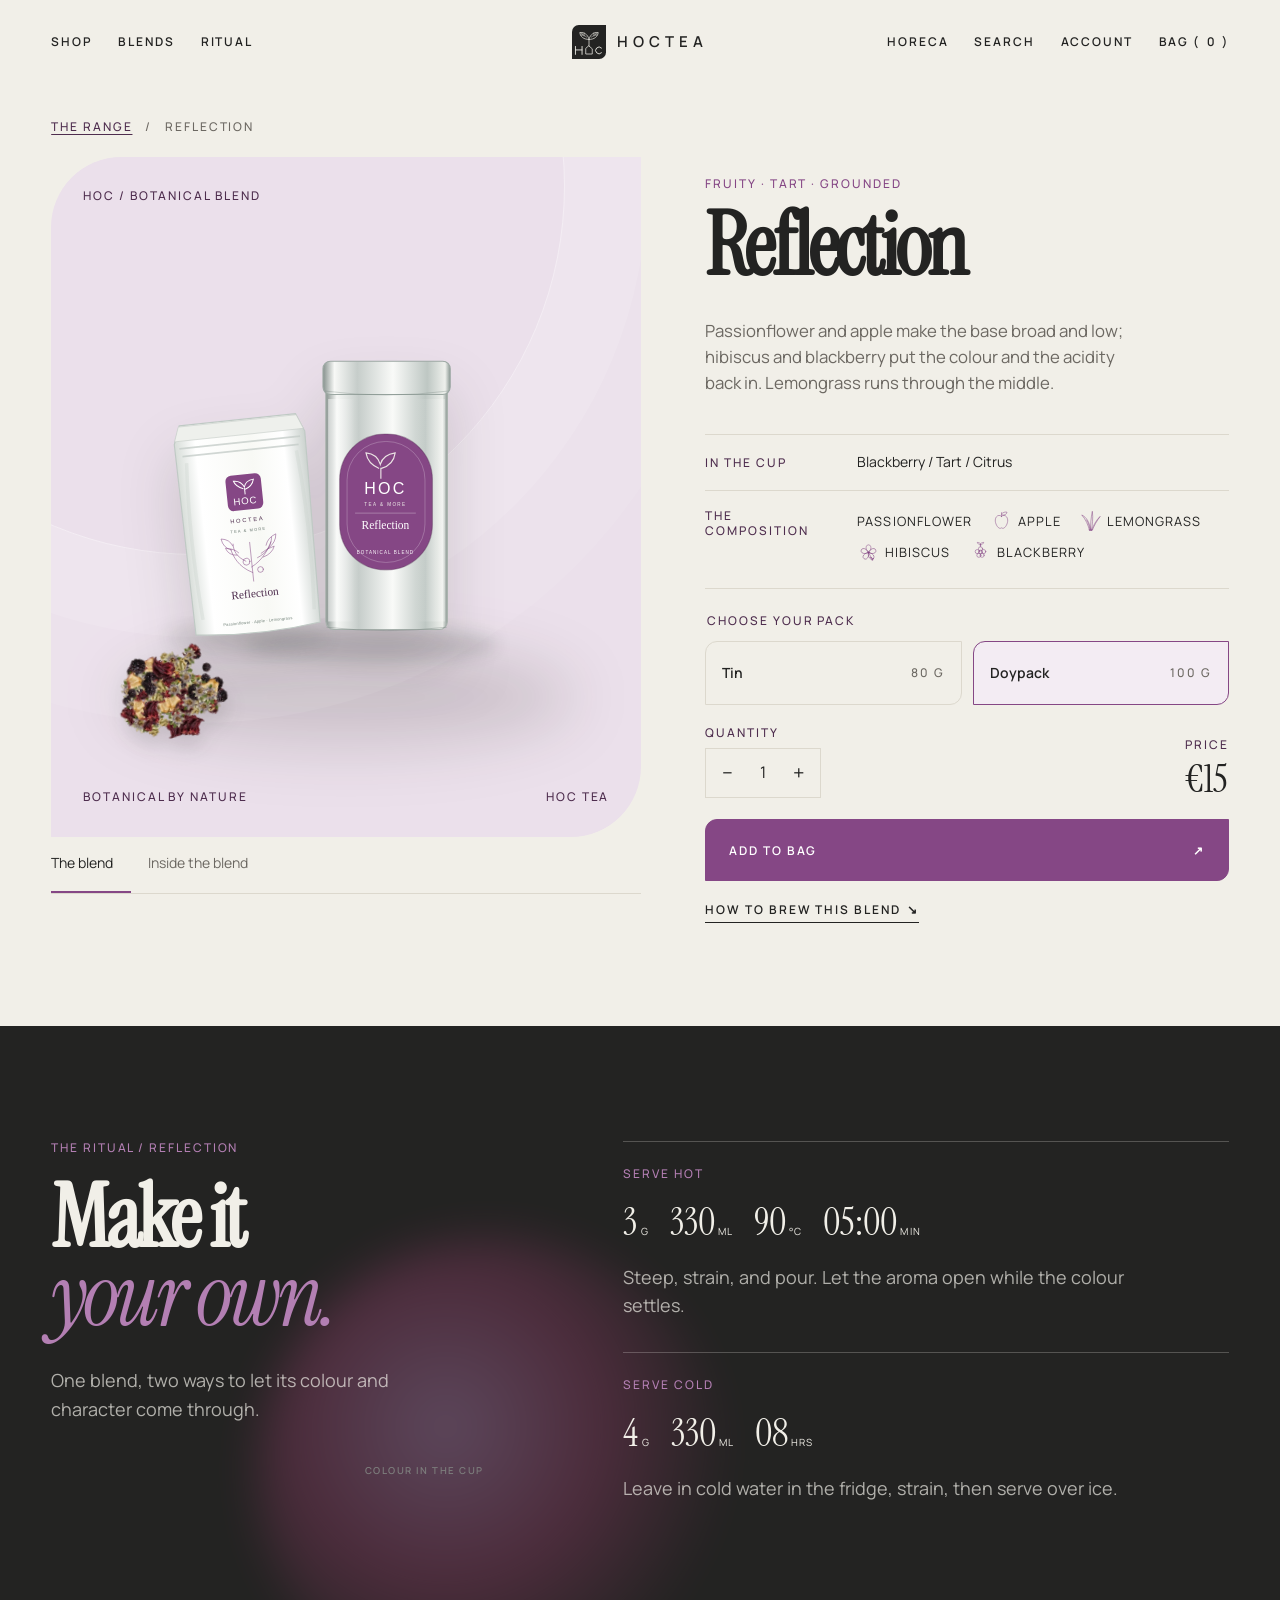
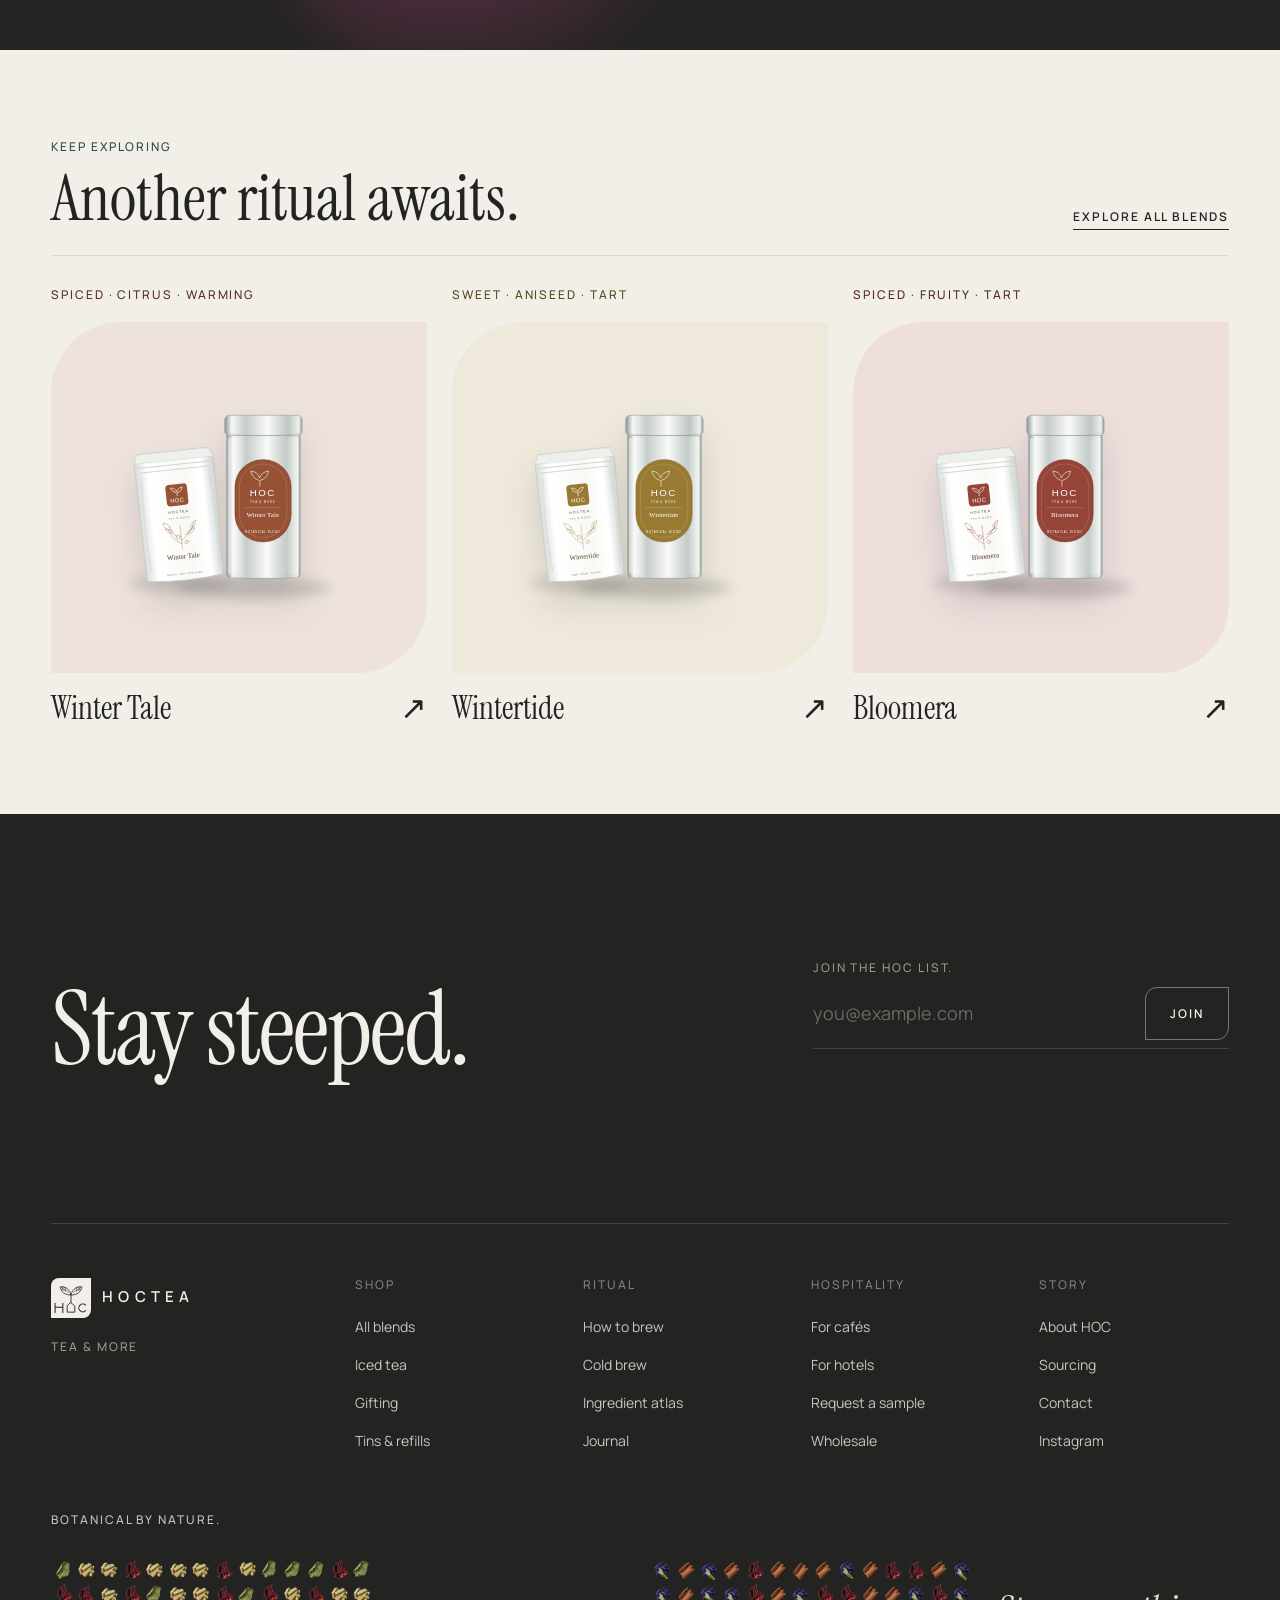
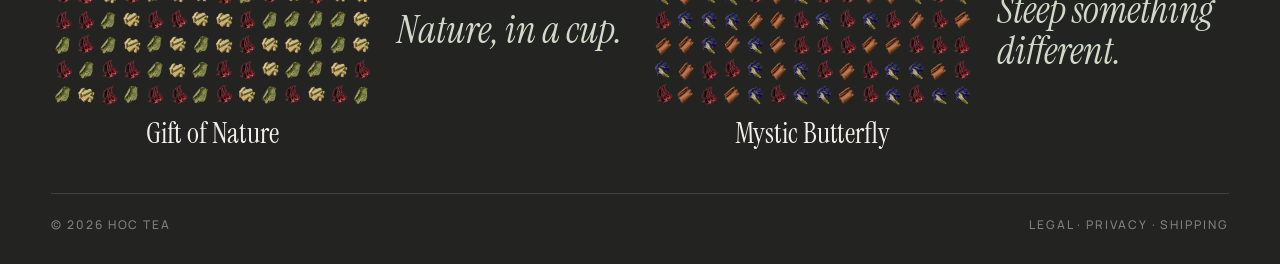
<file: products/reflection/index.html>
<!doctype html>
<html lang="en">
<head>
<meta charset="utf-8">
<meta name="viewport" content="width=device-width, initial-scale=1, viewport-fit=cover">
<title>Reflection — HOC Tea</title>
<meta name="description" content="Fruity · Tart · Grounded. Passionflower, Apple, Lemongrass, Hibiscus, Blackberry. Discover Reflection, how it tastes and how to brew it.">
<meta name="theme-color" content="#232322">
<link rel="preconnect" href="https://fonts.googleapis.com">
<link rel="preconnect" href="https://fonts.gstatic.com" crossorigin>
<link href="https://fonts.googleapis.com/css2?family=Instrument+Serif:ital@0;1&family=Manrope:wght@400;500;600&display=swap" rel="stylesheet">
<link rel="stylesheet" href="../../assets/css/hoc-core.css?v=9dc81688f6">
<link rel="stylesheet" href="../../assets/css/hoc-sections.css?v=5f044bbfbe">
<script>window.HOC = { assetBase: '../../' };</script>
<script>document.documentElement.classList.add('hoc-js');</script>
</head>
<body class="template-product">

  <a class="hoc-skip" href="../../#main">Skip to content</a>

  <header class="hoc-header" data-theme-mode="light" data-hoc="header">
    <div class="hoc-header__inner">
      <nav class="hoc-header__nav hoc-header__nav--start" aria-label="Primary">
        <a class="hoc-navlink" href="../../#range">Shop</a>
        <a class="hoc-navlink" href="../../#blends">Blends</a>
        <a class="hoc-navlink" href="../../#ritual">Ritual</a>
      </nav>

      <a class="hoc-header__brand hoc-lockup" href="../../#hero" aria-label="HOC Tea — home">
        <svg class="hoc-mark" viewBox="0 0 120 120" aria-hidden="true"><use href="#hoc-mark"></use></svg>
        <span class="hoc-lockup__word">Hoctea</span>
      </a>

      <nav class="hoc-header__nav hoc-header__nav--end" aria-label="Secondary">
        <a class="hoc-navlink" href="../../#hospitality">Horeca</a>
        <a class="hoc-navlink" href="../../#range">Search</a>
        <a class="hoc-navlink" href="../../#newsletter">Account</a>
        <button class="hoc-navlink hoc-bag" data-hoc="bag-open" aria-haspopup="dialog">
          Bag (<span class="hoc-bag__count" data-hoc="bag-count">0</span>)
        </button>
        <button class="hoc-burger" data-hoc="menu-toggle" aria-expanded="false"
                aria-controls="hoc-menu" aria-label="Menu"><span></span></button>
      </nav>
    </div>
  </header>

  <div class="hoc-menu" id="hoc-menu" data-hoc="menu" hidden>
    <nav class="hoc-menu__list" aria-label="Mobile">
      <a class="hoc-menu__link" href="../../#range">Shop</a>
      <a class="hoc-menu__link" href="../../#blends">Blends</a>
      <a class="hoc-menu__link" href="../../#ritual">Ritual</a>
      <a class="hoc-menu__link" href="../../#hospitality">Horeca</a>
    </nav>
    <div class="hoc-menu__foot hoc-micro">
      <a href="../../#newsletter">Account</a>
      <a href="../../#newsletter">Instagram</a>
      <a href="../../#newsletter">EN / TR</a>
    </div>
  </div>
<main id="main">
  <section class="hoc-section hoc-pdp" data-header-theme="dark" data-hoc="product-detail" style="--accent:#854785;--accent-2:#B37FB3;--accent-wash:#EBE0EB;--accent-ink:#4E2D4E;--liquid:#8A3B63">
    <div class="hoc-wrap">
      <nav class="hoc-pdp__crumb hoc-micro" aria-label="Breadcrumb"><a href="../../#range">The range</a><span aria-hidden="true">/</span><span aria-current="page">Reflection</span></nav>
      <div class="hoc-pdp__grid">
        <div class="hoc-pdp__gallery">
          <div class="hoc-pdp__stage hoc-shape--lg" data-pdp-stage>
            <div class="hoc-pdp__stage-label hoc-micro">HOC / BOTANICAL BLEND</div>
            <div class="hoc-pdp__scene" data-pdp-scene="pack">
              <img class="hoc-pdp__pack-image" src="../../assets/img/pack-duo-reflection.svg?v=7f869d5629" width="700" height="640" alt="Reflection tin and doypack" fetchpriority="high" decoding="async">
              <span class="hoc-pdp__raw-peek" aria-hidden="true"><img
        src="../../assets/img/pile-reflection.webp?v=409dec8773"
        srcset="../../assets/img/pile-reflection-420.webp?v=89dd859883 420w, ../../assets/img/pile-reflection-640.webp?v=ad648beffc 640w, ../../assets/img/pile-reflection-900.webp?v=409dec8773 900w"
        sizes="12vw"
        width="640" height="640"
        alt=""
        loading="lazy" decoding="async"></span>
            </div>
            <div class="hoc-pdp__scene hoc-pdp__scene--raw" data-pdp-scene="raw" hidden><img
        src="../../assets/img/pile-reflection.webp?v=409dec8773"
        srcset="../../assets/img/pile-reflection-420.webp?v=89dd859883 420w, ../../assets/img/pile-reflection-640.webp?v=ad648beffc 640w, ../../assets/img/pile-reflection-900.webp?v=409dec8773 900w"
        sizes="(max-width: 767px) 84vw, 42vw"
        width="640" height="640"
        alt="Loose Reflection blend: Passionflower, Apple, Lemongrass, Hibiscus, Blackberry"
        loading="lazy" decoding="async"></div>
            <div class="hoc-pdp__stage-foot hoc-micro"><span>BOTANICAL BY NATURE</span><span>HOC TEA</span></div>
          </div>
          <div class="hoc-pdp__gallery-nav" role="group" aria-label="Product views">
            <button type="button" class="hoc-pdp__view is-active" data-pdp-view="pack" aria-pressed="true">The blend</button>
            <button type="button" class="hoc-pdp__view" data-pdp-view="raw" aria-pressed="false">Inside the blend</button>
          </div>
        </div>
        <div class="hoc-pdp__info">
          <p class="hoc-micro hoc-micro--accent">Fruity · Tart · Grounded</p>
          <h1 class="hoc-pdp__title">Reflection</h1>
          <p class="hoc-pdp__lede">Passionflower and apple make the base broad and low; hibiscus and blackberry put the colour and the acidity back in. Lemongrass runs through the middle.</p>
          <div class="hoc-pdp__taste"><span class="hoc-micro">IN THE CUP</span><p>Blackberry  /  Tart  /  Citrus</p></div>
          <div class="hoc-pdp__ingredients"><p class="hoc-micro">THE COMPOSITION</p><ul><li><span>Passionflower</span></li><li><svg class="hoc-bot" viewBox="0 0 100 100" aria-hidden="true"><use href="#b-apple"></use></svg><span>Apple</span></li><li><svg class="hoc-bot" viewBox="0 0 100 100" aria-hidden="true"><use href="#b-lemongrass"></use></svg><span>Lemongrass</span></li><li><svg class="hoc-bot" viewBox="0 0 100 100" aria-hidden="true"><use href="#b-hibiscus"></use></svg><span>Hibiscus</span></li><li><svg class="hoc-bot" viewBox="0 0 100 100" aria-hidden="true"><use href="#b-blackberry"></use></svg><span>Blackberry</span></li></ul></div>
          <form class="hoc-pdp__form" data-pdp-form action="../../#range">
            <fieldset class="hoc-pdp__packaging"><legend class="hoc-micro">CHOOSE YOUR PACK</legend>
              <label class="hoc-pdp__option"><input type="radio" name="pack-reflection" value="tin" data-pdp-variant data-price="€19" ><span class="hoc-pdp__option-label">Tin</span><span class="hoc-micro">80 g</span></label><label class="hoc-pdp__option"><input type="radio" name="pack-reflection" value="doypack" data-pdp-variant data-price="€15" checked><span class="hoc-pdp__option-label">Doypack</span><span class="hoc-micro">100 g</span></label>
            </fieldset>
            <div class="hoc-pdp__purchase"><div class="hoc-pdp__qty"><label class="hoc-micro" for="qty-reflection">QUANTITY</label><div class="hoc-pdp__qty-control"><button type="button" data-pdp-qty="-1" aria-label="Decrease quantity">−</button><input id="qty-reflection" name="quantity" type="number" min="1" max="99" step="1" value="1" inputmode="numeric"><button type="button" data-pdp-qty="1" aria-label="Increase quantity">+</button></div></div><div class="hoc-pdp__price"><span class="hoc-micro">PRICE</span><strong data-pdp-price>€15</strong></div></div>
            <button class="hoc-btn hoc-btn--solid hoc-pdp__add" type="button" data-hoc="add" data-blend="reflection">Add to bag <span aria-hidden="true">↗</span></button>
          </form>
          <a class="hoc-pdp__ritual-link hoc-link" href="#product-ritual">How to brew this blend <span aria-hidden="true">↘</span></a>
        </div>
      </div>
    </div>
  </section>
  <section class="hoc-section hoc-pdp-ritual" id="product-ritual" data-header-theme="light" style="--accent:#854785;--accent-2:#B37FB3;--accent-wash:#EBE0EB;--accent-ink:#4E2D4E;--liquid:#8A3B63">
    <div class="hoc-wrap hoc-pdp-ritual__inner">
      <div class="hoc-pdp-ritual__intro"><p class="hoc-micro">THE RITUAL / REFLECTION</p><h2>Make it<br><em>your own.</em></h2><p>One blend, two ways to let its colour and character come through.</p></div>
      <div class="hoc-pdp-ritual__recipes">
        <div class="hoc-pdp-ritual__recipe"><p class="hoc-micro">SERVE HOT</p><div><span>3<small>G</small></span><span>330<small>ML</small></span><span>90<small>°C</small></span><span>05:00<small>MIN</small></span></div><p>Steep, strain, and pour. Let the aroma open while the colour settles.</p></div>
        <div class="hoc-pdp-ritual__recipe"><p class="hoc-micro">SERVE COLD</p><div><span>4<small>G</small></span><span>330<small>ML</small></span><span>08<small>HRS</small></span></div><p>Leave in cold water in the fridge, strain, then serve over ice.</p></div>
      </div>
      <div class="hoc-pdp-ritual__colour" aria-hidden="true"><span></span><p>COLOUR IN THE CUP</p></div>
    </div>
  </section>
  <section class="hoc-section hoc-pdp-related" data-header-theme="dark"><div class="hoc-wrap"><div class="hoc-pdp-related__head"><div><p class="hoc-micro">KEEP EXPLORING</p><h2>Another ritual awaits.</h2></div><a class="hoc-link" href="../../#range">Explore all blends</a></div><div class="hoc-pdp-related__grid"><a class="hoc-pdp-related__item" href="../../products/winter-tale/" style="--accent:#975235;--accent-2:#C3886F;--accent-wash:#EEE2DD;--accent-ink:#583323;--liquid:#A85426"><span class="hoc-micro">Spiced · Citrus · Warming</span><span class="hoc-pdp-related__media"><img class="" src="../../assets/img/pack-duo-winter-tale.svg?v=a8dc642507" width="700" height="640" alt="Winter Tale tin and doypack" loading="lazy" decoding="async"></span><span class="hoc-pdp-related__name">Winter Tale <span aria-hidden="true">↗</span></span></a><a class="hoc-pdp-related__item" href="../../products/wintertide/" style="--accent:#997A33;--accent-2:#C4AA6E;--accent-wash:#EFE9DC;--accent-ink:#594822;--liquid:#C0752F"><span class="hoc-micro">Sweet · Aniseed · Tart</span><span class="hoc-pdp-related__media"><img class="" src="../../assets/img/pack-duo-wintertide.svg?v=9d09a7f234" width="700" height="640" alt="Wintertide tin and doypack" loading="lazy" decoding="async"></span><span class="hoc-pdp-related__name">Wintertide <span aria-hidden="true">↗</span></span></a><a class="hoc-pdp-related__item" href="../../products/bloomera/" style="--accent:#954437;--accent-2:#C17C71;--accent-wash:#EEDFDD;--accent-ink:#572B24;--liquid:#B03C33"><span class="hoc-micro">Spiced · Fruity · Tart</span><span class="hoc-pdp-related__media"><img class="" src="../../assets/img/pack-duo-bloomera.svg?v=fe4655da01" width="700" height="640" alt="Bloomera tin and doypack" loading="lazy" decoding="async"></span><span class="hoc-pdp-related__name">Bloomera <span aria-hidden="true">↗</span></span></a></div></div></section>
</main>

    <section class="hoc-section hoc-news" id="newsletter" data-theme="ink"
             data-header-theme="light">
      <div class="hoc-wrap hoc-pad">
        <div class="hoc-news__inner">
          <h2 class="hoc-display-xl" data-split="lines">Stay steeped.</h2>
          <form class="hoc-news__form" data-hoc="newsletter" novalidate>
            <label class="hoc-micro" for="hoc-email">Join the HOC list.</label>
            <div class="hoc-news__field">
              <input id="hoc-email" name="email" type="email" autocomplete="email"
                     placeholder="you@example.com" required>
              <button class="hoc-btn" type="submit">Join</button>
            </div>
            <p class="hoc-news__msg hoc-micro" data-hoc="newsletter-msg" role="status"></p>
          </form>
        </div>
      </div>
    </section>

    <footer class="hoc-section hoc-footer" id="footer" data-theme="ink" data-header-theme="light">
      <div class="hoc-wrap">
        <div class="hoc-footer__grid">
          <div class="hoc-footer__brand">
            <a class="hoc-lockup" href="../../#hero" aria-label="HOC Tea — home">
              <svg class="hoc-mark" viewBox="0 0 120 120" aria-hidden="true"><use href="#hoc-mark"></use></svg>
              <span class="hoc-lockup__word">Hoctea</span>
            </a>
            <p class="hoc-micro hoc-footer__tag">Tea &amp; More</p>
          </div>

          <nav class="hoc-footer__col" aria-label="Shop">
            <p class="hoc-micro hoc-footer__h">Shop</p>
            <ul><li><a href="../../#range">All blends</a></li><li><a href="../../#range">Iced tea</a></li><li><a href="../../#range">Gifting</a></li><li><a href="../../#range">Tins &amp; refills</a></li></ul>
          </nav>
          <nav class="hoc-footer__col" aria-label="Ritual">
            <p class="hoc-micro hoc-footer__h">Ritual</p>
            <ul><li><a href="../../#range">How to brew</a></li><li><a href="../../#range">Cold brew</a></li><li><a href="../../#range">Ingredient atlas</a></li><li><a href="../../#range">Journal</a></li></ul>
          </nav>
          <nav class="hoc-footer__col" aria-label="Hospitality">
            <p class="hoc-micro hoc-footer__h">Hospitality</p>
            <ul><li><a href="../../#range">For cafés</a></li><li><a href="../../#range">For hotels</a></li><li><a href="../../#range">Request a sample</a></li><li><a href="../../#range">Wholesale</a></li></ul>
          </nav>
          <nav class="hoc-footer__col" aria-label="Story">
            <p class="hoc-micro hoc-footer__h">Story</p>
            <ul><li><a href="../../#range">About HOC</a></li><li><a href="../../#range">Sourcing</a></li><li><a href="../../#range">Contact</a></li><li><a href="../../#range">Instagram</a></li></ul>
          </nav>
        </div>

        <div class="hoc-current" data-hoc="footer-current" data-atlas="../../assets/img/botanical-atlas-petals.webp?v=d1b16089cf" aria-label="The HOC botanical collection">
          <div class="hoc-current__head hoc-micro">
            <p>Botanical by nature.</p>
            <button class="hoc-current__pause" type="button" data-current-pause aria-pressed="false" hidden>Pause flow</button>
          </div>
          <div class="hoc-current__viewport">
            <ul class="hoc-current__track">
              <li class="hoc-current__item" data-ingredients="Hibiscus|Mint Leaf|Lemongrass" data-seed="gift-of-nature">
                <a class="hoc-current__blend" href="../../products/gift-of-nature/">
                  <span class="hoc-current__media"><img
        src="../../assets/img/pile-gift-of-nature.webp?v=ecd68be307"
        srcset="../../assets/img/pile-gift-of-nature-420.webp?v=6c2828f4b4 420w, ../../assets/img/pile-gift-of-nature-640.webp?v=566a571770 640w, ../../assets/img/pile-gift-of-nature-900.webp?v=ecd68be307 900w"
        sizes="(max-width: 699px) 180px, 230px"
        width="640" height="640"
        alt=""
        loading="lazy" decoding="async"></span>
                  <span class="hoc-current__name">Gift of Nature</span>
                </a>
                <p class="hoc-current__saying">Nature, in a cup.</p>
              </li><li class="hoc-current__item" data-ingredients="Butterfly Pea Flower|Hibiscus|Cinnamon Stick" data-seed="mystic-butterfly">
                <a class="hoc-current__blend" href="../../products/mystic-butterfly/">
                  <span class="hoc-current__media"><img
        src="../../assets/img/pile-mystic-butterfly.webp?v=42630e2230"
        srcset="../../assets/img/pile-mystic-butterfly-420.webp?v=8edc1d8317 420w, ../../assets/img/pile-mystic-butterfly-640.webp?v=42e47a9c87 640w, ../../assets/img/pile-mystic-butterfly-900.webp?v=42630e2230 900w"
        sizes="(max-width: 699px) 180px, 230px"
        width="640" height="640"
        alt=""
        loading="lazy" decoding="async"></span>
                  <span class="hoc-current__name">Mystic Butterfly</span>
                </a>
                <p class="hoc-current__saying">Steep something different.</p>
              </li><li class="hoc-current__item" data-ingredients="Mango|Pineapple|Lemongrass|Butterfly Pea Flower" data-seed="mesmerize">
                <a class="hoc-current__blend" href="../../products/mesmerize/">
                  <span class="hoc-current__media"><img
        src="../../assets/img/pile-mesmerize.webp?v=3c16522329"
        srcset="../../assets/img/pile-mesmerize-420.webp?v=a94291ca96 420w, ../../assets/img/pile-mesmerize-640.webp?v=c556801266 640w, ../../assets/img/pile-mesmerize-900.webp?v=3c16522329 900w"
        sizes="(max-width: 699px) 180px, 230px"
        width="640" height="640"
        alt=""
        loading="lazy" decoding="async"></span>
                  <span class="hoc-current__name">Mesmerize</span>
                </a>
                <p class="hoc-current__saying">A ritual of your own.</p>
              </li><li class="hoc-current__item" data-ingredients="Rooibos|Strawberry|Apple|Bourbon Vanilla" data-seed="sunset-valley">
                <a class="hoc-current__blend" href="../../products/sunset-valley/">
                  <span class="hoc-current__media"><img
        src="../../assets/img/pile-sunset-valley.webp?v=7d27b155a1"
        srcset="../../assets/img/pile-sunset-valley-420.webp?v=864ba5d17c 420w, ../../assets/img/pile-sunset-valley-640.webp?v=b6e6c095d3 640w, ../../assets/img/pile-sunset-valley-900.webp?v=7d27b155a1 900w"
        sizes="(max-width: 699px) 180px, 230px"
        width="640" height="640"
        alt=""
        loading="lazy" decoding="async"></span>
                  <span class="hoc-current__name">Sunset Valley</span>
                </a>
                <p class="hoc-current__saying">Hot. Cold. HOC.</p>
              </li><li class="hoc-current__item" data-ingredients="Rooibos|Mango|Pineapple|Dried Ginger|Cinnamon Stick|Lemon Peel" data-seed="asian-breeze">
                <a class="hoc-current__blend" href="../../products/asian-breeze/">
                  <span class="hoc-current__media"><img
        src="../../assets/img/pile-asian-breeze.webp?v=751eab5773"
        srcset="../../assets/img/pile-asian-breeze-420.webp?v=124948781e 420w, ../../assets/img/pile-asian-breeze-640.webp?v=1bc66cf35b 640w, ../../assets/img/pile-asian-breeze-900.webp?v=751eab5773 900w"
        sizes="(max-width: 699px) 180px, 230px"
        width="640" height="640"
        alt=""
        loading="lazy" decoding="async"></span>
                  <span class="hoc-current__name">Asian Breeze</span>
                </a>
                <p class="hoc-current__saying">Colour your everyday.</p>
              </li><li class="hoc-current__item" data-ingredients="Oolong|Dried Rose|Hibiscus|Chamomile" data-seed="souls-rest">
                <a class="hoc-current__blend" href="../../products/souls-rest/">
                  <span class="hoc-current__media"><img
        src="../../assets/img/pile-souls-rest.webp?v=c03384b3da"
        srcset="../../assets/img/pile-souls-rest-420.webp?v=86b7b7a791 420w, ../../assets/img/pile-souls-rest-640.webp?v=3a8ae868c1 640w, ../../assets/img/pile-souls-rest-900.webp?v=c03384b3da 900w"
        sizes="(max-width: 699px) 180px, 230px"
        width="640" height="640"
        alt=""
        loading="lazy" decoding="async"></span>
                  <span class="hoc-current__name">Soul's Rest</span>
                </a>
                <p class="hoc-current__saying">Let nature flow.</p>
              </li><li class="hoc-current__item" data-ingredients="Green Tea|Lemongrass|Strawberry|Blackberry|Butterfly Pea Flower" data-seed="gold-skies">
                <a class="hoc-current__blend" href="../../products/gold-skies/">
                  <span class="hoc-current__media"><img
        src="../../assets/img/pile-gold-skies.webp?v=19c950d00d"
        srcset="../../assets/img/pile-gold-skies-420.webp?v=37b6445498 420w, ../../assets/img/pile-gold-skies-640.webp?v=113e82a796 640w, ../../assets/img/pile-gold-skies-900.webp?v=19c950d00d 900w"
        sizes="(max-width: 699px) 180px, 230px"
        width="640" height="640"
        alt=""
        loading="lazy" decoding="async"></span>
                  <span class="hoc-current__name">Gold Skies</span>
                </a>
                <p class="hoc-current__saying">Nature, in a cup.</p>
              </li><li class="hoc-current__item" data-ingredients="Jasmine|Pineapple|Hibiscus|White Tea|Cinnamon Stick" data-seed="pink-moon">
                <a class="hoc-current__blend" href="../../products/pink-moon/">
                  <span class="hoc-current__media"><img
        src="../../assets/img/pile-pink-moon.webp?v=0eb61fd2c5"
        srcset="../../assets/img/pile-pink-moon-420.webp?v=22166d043d 420w, ../../assets/img/pile-pink-moon-640.webp?v=a0f375b76f 640w, ../../assets/img/pile-pink-moon-900.webp?v=0eb61fd2c5 900w"
        sizes="(max-width: 699px) 180px, 230px"
        width="640" height="640"
        alt=""
        loading="lazy" decoding="async"></span>
                  <span class="hoc-current__name">Pink Moon</span>
                </a>
                <p class="hoc-current__saying">Steep something different.</p>
              </li><li class="hoc-current__item" data-ingredients="Jasmine|Chamomile|Lavender|Lemon Balm" data-seed="innerbloom">
                <a class="hoc-current__blend" href="../../products/innerbloom/">
                  <span class="hoc-current__media"><img
        src="../../assets/img/pile-innerbloom.webp?v=5feecddc57"
        srcset="../../assets/img/pile-innerbloom-420.webp?v=0d6bb9040d 420w, ../../assets/img/pile-innerbloom-640.webp?v=e09cdf4c2a 640w, ../../assets/img/pile-innerbloom-900.webp?v=5feecddc57 900w"
        sizes="(max-width: 699px) 180px, 230px"
        width="640" height="640"
        alt=""
        loading="lazy" decoding="async"></span>
                  <span class="hoc-current__name">Innerbloom</span>
                </a>
                <p class="hoc-current__saying">A ritual of your own.</p>
              </li><li class="hoc-current__item" data-ingredients="Strawberry|White Tea|Lemon Peel|Apple|Mango|Cinnamon Stick" data-seed="white-tea-melody">
                <a class="hoc-current__blend" href="../../products/white-tea-melody/">
                  <span class="hoc-current__media"><img
        src="../../assets/img/pile-white-tea-melody.webp?v=aacaaa13e7"
        srcset="../../assets/img/pile-white-tea-melody-420.webp?v=04be5cf67c 420w, ../../assets/img/pile-white-tea-melody-640.webp?v=0e9a3ecb80 640w, ../../assets/img/pile-white-tea-melody-900.webp?v=aacaaa13e7 900w"
        sizes="(max-width: 699px) 180px, 230px"
        width="640" height="640"
        alt=""
        loading="lazy" decoding="async"></span>
                  <span class="hoc-current__name">White Tea Melody</span>
                </a>
                <p class="hoc-current__saying">Hot. Cold. HOC.</p>
              </li><li class="hoc-current__item" data-ingredients="Passionflower|Apple|Lemongrass|Hibiscus|Blackberry" data-seed="reflection">
                <a class="hoc-current__blend" href="../../products/reflection/">
                  <span class="hoc-current__media"><img
        src="../../assets/img/pile-reflection.webp?v=409dec8773"
        srcset="../../assets/img/pile-reflection-420.webp?v=89dd859883 420w, ../../assets/img/pile-reflection-640.webp?v=ad648beffc 640w, ../../assets/img/pile-reflection-900.webp?v=409dec8773 900w"
        sizes="(max-width: 699px) 180px, 230px"
        width="640" height="640"
        alt=""
        loading="lazy" decoding="async"></span>
                  <span class="hoc-current__name">Reflection</span>
                </a>
                <p class="hoc-current__saying">Colour your everyday.</p>
              </li><li class="hoc-current__item" data-ingredients="Rooibos|Mate|Fresh Ginger|Strawberry|Orange Peel" data-seed="winter-tale">
                <a class="hoc-current__blend" href="../../products/winter-tale/">
                  <span class="hoc-current__media"><img
        src="../../assets/img/pile-winter-tale.webp?v=f223005500"
        srcset="../../assets/img/pile-winter-tale-420.webp?v=eccb94b7c0 420w, ../../assets/img/pile-winter-tale-640.webp?v=bbcdfa4990 640w, ../../assets/img/pile-winter-tale-900.webp?v=f223005500 900w"
        sizes="(max-width: 699px) 180px, 230px"
        width="640" height="640"
        alt=""
        loading="lazy" decoding="async"></span>
                  <span class="hoc-current__name">Winter Tale</span>
                </a>
                <p class="hoc-current__saying">Let nature flow.</p>
              </li><li class="hoc-current__item" data-ingredients="Apple|Mango|Rosehip|Fennel|Passionflower" data-seed="wintertide">
                <a class="hoc-current__blend" href="../../products/wintertide/">
                  <span class="hoc-current__media"><img
        src="../../assets/img/pile-wintertide.webp?v=b255bb89fb"
        srcset="../../assets/img/pile-wintertide-420.webp?v=50593f5f81 420w, ../../assets/img/pile-wintertide-640.webp?v=904b4d17e4 640w, ../../assets/img/pile-wintertide-900.webp?v=b255bb89fb 900w"
        sizes="(max-width: 699px) 180px, 230px"
        width="640" height="640"
        alt=""
        loading="lazy" decoding="async"></span>
                  <span class="hoc-current__name">Wintertide</span>
                </a>
                <p class="hoc-current__saying">Nature, in a cup.</p>
              </li><li class="hoc-current__item" data-ingredients="Apple|Cinnamon Stick|Hibiscus|Orange Peel" data-seed="bloomera">
                <a class="hoc-current__blend" href="../../products/bloomera/">
                  <span class="hoc-current__media"><img
        src="../../assets/img/pile-bloomera.webp?v=9e0e81fef8"
        srcset="../../assets/img/pile-bloomera-420.webp?v=d39bb382ac 420w, ../../assets/img/pile-bloomera-640.webp?v=17962d92d0 640w, ../../assets/img/pile-bloomera-900.webp?v=9e0e81fef8 900w"
        sizes="(max-width: 699px) 180px, 230px"
        width="640" height="640"
        alt=""
        loading="lazy" decoding="async"></span>
                  <span class="hoc-current__name">Bloomera</span>
                </a>
                <p class="hoc-current__saying">Steep something different.</p>
              </li>
            </ul>
          </div>
        </div>

        <div class="hoc-footer__legal hoc-micro">
          <p>&copy; 2026 HOC Tea</p>
          <p><a href="../../#newsletter">Legal</a> · <a href="../../#newsletter">Privacy</a> · <a href="../../#newsletter">Shipping</a></p>
        </div>
      </div>
    </footer>

  <div class="hoc-drawer" data-hoc="drawer" role="dialog" aria-modal="true"
       aria-label="Bag" hidden>
    <div class="hoc-drawer__scrim" data-hoc="drawer-close"></div>
    <div class="hoc-drawer__panel">
      <header class="hoc-drawer__head">
        <p class="hoc-micro">Your bag (<span data-hoc="bag-count">0</span>)</p>
        <button class="hoc-link" data-hoc="drawer-close">Close</button>
      </header>
      <div class="hoc-drawer__body" data-hoc="drawer-items">
        <p class="hoc-drawer__empty hoc-body">Nothing steeping yet.</p>
      </div>
      <footer class="hoc-drawer__foot">
        <div class="hoc-drawer__total hoc-micro">
          <span>Subtotal</span><span data-hoc="bag-total">€0</span>
        </div>
        <button class="hoc-btn hoc-btn--solid" data-hoc="checkout">Checkout</button>
      </footer>
    </div>
  </div>
<svg width="0" height="0" style="position:absolute" aria-hidden="true"><symbol id="hoc-mark" viewBox="0 0 120 120">
  <!-- HOC mark, traced from Logo/black-png.png.

       Plate: 120x120. Top-left and bottom-right rounded at 24 (20% of the
       side); top-right and bottom-left square. That asymmetry is the brand
       shape primitive reused across media frames, the cart drawer and CTAs (§4).

       Letter geometry is measured, not eyeballed: H stems sit at x 12.2 / 35.5,
       the tag runs x 48.5-71.5, the C is r12 about (95.5, 89.7), and every one
       of them spans y 75.7-103.7. -->
  <path class="hoc-mark__plate"
        d="M24 0 H120 V96 A24 24 0 0 1 96 120 H0 V24 A24 24 0 0 1 24 0 Z"
        fill="currentColor"/>
  <g class="hoc-mark__art" fill="none" stroke="var(--hoc-mark-ink, #F1EFE8)"
     stroke-linecap="round" stroke-linejoin="round">
    <!-- sprout: two leaves meeting at the stem head -->
    <g stroke-width="2.4">
      <path d="M59 51 C41 51 29 41 27.5 26.5 C42 25 55 33 59 47 Z"/>
      <path d="M61 51 C79 51 91 41 92.5 26.5 C78 25 65 33 61 47 Z"/>
    </g>
    <g stroke-width="1.5">
      <path d="M31 29 L52 43"/>
      <path d="M35.5 26 L35.5 35"/>
      <path d="M43 27.5 L43 39.5"/>
      <path d="M31.5 36 L41 36"/>
      <path d="M89 29 L68 43"/>
      <path d="M84.5 26 L84.5 35"/>
      <path d="M77 27.5 L77 39.5"/>
      <path d="M88.5 36 L79 36"/>
    </g>
    <!-- stem into the tag -->
    <path d="M60 51 V74" stroke-width="2.6"/>
    <!-- tag: the O of HOC -->
    <path d="M60 74.2 L71.5 84 V102.4 H48.5 V84 Z" stroke-width="2.6"/>
    <!-- H -->
    <path d="M12.2 75.7 V103.7 M12.2 88 H35.5 M35.5 75.7 V103.7" stroke-width="3.1"/>
    <!-- C -->
    <path d="M104 81.2 A12 12 0 1 0 104 98.2" stroke-width="3.1"/>
  </g>
</symbol></svg><svg xmlns="http://www.w3.org/2000/svg" style="display:none" aria-hidden="true">
<!-- ==========================================================================
     HOC TEA — botanical sprite.

     Single-stroke line art in the packaging illustration language. Every shape
     is an open or closed <path> with no fill, so GSAP DrawSVG can draw it on
     (§16, §22). viewBox is 100x100 for all symbols; stroke-width is set by the
     consumer via CSS so the same drawing works at 40px and at 400px.

     Production note §50: these are authored, not traced. When the packaging
     vectors arrive as AI/PDF, swap the <path> data — the ids and viewBox are
     the contract and nothing else has to change.
     ========================================================================== -->

<defs>
  <g id="b-petal-hibiscus">
    <path d="M50 50 C41 43 37 31 41 22 C44 15 56 15 59 22 C63 31 59 43 50 50 Z"/>
  </g>
</defs>

<symbol id="b-hibiscus" viewBox="0 0 100 100">
  <g fill="none" stroke="currentColor" stroke-linecap="round" stroke-linejoin="round">
    <use href="#b-petal-hibiscus" transform="rotate(0 50 50)"/>
    <use href="#b-petal-hibiscus" transform="rotate(72 50 50)"/>
    <use href="#b-petal-hibiscus" transform="rotate(144 50 50)"/>
    <use href="#b-petal-hibiscus" transform="rotate(216 50 50)"/>
    <use href="#b-petal-hibiscus" transform="rotate(288 50 50)"/>
    <!-- the long protruding staminal column hibiscus is known for -->
    <path d="M50 50 C56 61 61 70 65 79"/>
    <circle cx="66" cy="82" r="2"/>
    <circle cx="60.5" cy="72.5" r="1.5"/>
    <circle cx="70" cy="77" r="1.5"/>
    <circle cx="50" cy="50" r="3.4"/>
  </g>
</symbol>

<symbol id="b-mint" viewBox="0 0 100 100">
  <g fill="none" stroke="currentColor" stroke-linecap="round" stroke-linejoin="round">
    <path d="M50 92 C50 74 50 46 50 16"/>
    <path d="M50 68 C40 68 30 62 26 51 C36 47 47 53 50 62 Z"/>
    <path d="M50 68 C60 68 70 62 74 51 C64 47 53 53 50 62 Z"/>
    <path d="M50 46 C42 46 33 41 29 32 C38 28 47 33 50 41 Z"/>
    <path d="M50 46 C58 46 67 41 71 32 C62 28 53 33 50 41 Z"/>
    <path d="M50 27 C44 27 38 23 35 17 C42 14 48 18 50 23 Z"/>
    <path d="M50 27 C56 27 62 23 65 17 C58 14 52 18 50 23 Z"/>
    <path d="M33 53 l14 8 M36 34 l12 7 M67 53 l-14 8 M64 34 l-12 7"/>
  </g>
</symbol>

<symbol id="b-lemongrass" viewBox="0 0 100 100">
  <g fill="none" stroke="currentColor" stroke-linecap="round" stroke-linejoin="round">
    <path d="M46 94 C40 70 30 46 12 26 C34 36 46 60 50 88"/>
    <path d="M50 94 C50 66 52 38 58 10 C62 40 58 70 54 94"/>
    <path d="M54 94 C62 72 74 50 92 32 C76 54 66 72 58 92"/>
    <path d="M48 94 C46 78 42 62 33 48"/>
    <path d="M44 90 h14"/>
  </g>
</symbol>

<symbol id="b-butterfly-pea" viewBox="0 0 100 100">
  <g fill="none" stroke="currentColor" stroke-linecap="round" stroke-linejoin="round">
    <!-- Clitoria ternatea: one broad fan-shaped standard petal that narrows to
         the calyx, with the keel folded out below it. -->
    <path d="M50 74 C29 70 15 55 16 38 C30 24 70 24 84 38 C85 55 71 70 50 74 Z"/>
    <path d="M50 74 C47 60 46 46 48 33 M50 74 C53 60 54 46 52 33"/>
    <path d="M26 33 C33 45 40 58 46 70 M74 33 C67 45 60 58 54 70"/>
    <path d="M36 27 C40 42 43 57 47 72 M64 27 C60 42 57 57 53 72"/>
    <!-- calyx + keel -->
    <path d="M50 74 L50 84"/>
    <path d="M43 82 C46 89 54 89 57 82"/>
    <path d="M50 88 L50 96"/>
  </g>
</symbol>

<symbol id="b-cinnamon" viewBox="0 0 100 100">
  <g fill="none" stroke="currentColor" stroke-linecap="round" stroke-linejoin="round">
    <!-- a quill, seen slightly from above so the roll is visible -->
    <path d="M36 22 L40 84 C40 89 44 92 50 92 C56 92 60 89 60 84 L64 22"/>
    <path d="M50 14 C58 14 64 17 64 21 C64 25 58 28 50 28 C42 28 36 25 36 21 C36 17 42 14 50 14 Z"/>
    <path d="M44 21 C45 18 49 17 53 18 C56 19 57 21 55 22 C53 23 51 22 51 21"/>
    <path d="M46 28 L48 86 M56 27 L54 86" stroke-opacity=".7"/>
  </g>
</symbol>

<symbol id="b-mango" viewBox="0 0 100 100">
  <g fill="none" stroke="currentColor" stroke-linecap="round" stroke-linejoin="round">
    <path d="M62 22 C40 22 22 40 22 60 C22 76 34 86 50 86 C70 86 84 68 84 46 C84 32 76 22 62 22 Z"/>
    <path d="M62 22 C58 30 54 42 54 56"/>
    <path d="M62 22 C66 16 72 12 80 11 C79 18 74 22 68 23"/>
    <path d="M62 22 L62 12"/>
  </g>
</symbol>

<symbol id="b-pineapple" viewBox="0 0 100 100">
  <g fill="none" stroke="currentColor" stroke-linecap="round" stroke-linejoin="round">
    <path d="M50 36 C34 36 26 48 26 62 C26 78 36 90 50 90 C64 90 74 78 74 62 C74 48 66 36 50 36 Z"/>
    <path d="M31 50 L69 74 M31 66 L60 86 M40 42 L74 62 M69 50 L31 74 M69 66 L40 86 M60 42 L26 62"/>
    <path d="M50 36 C50 26 46 16 40 10 C48 12 52 20 52 30"/>
    <path d="M50 36 C52 26 58 16 66 12 C64 22 58 30 52 34"/>
    <path d="M50 36 C46 28 42 22 34 18 C38 26 42 32 47 36"/>
  </g>
</symbol>

<symbol id="b-strawberry" viewBox="0 0 100 100">
  <g fill="none" stroke="currentColor" stroke-linecap="round" stroke-linejoin="round">
    <path d="M50 90 C32 78 24 62 24 48 C24 36 34 30 44 34 C47 35 49 36 50 38 C51 36 53 35 56 34 C66 30 76 36 76 48 C76 62 68 78 50 90 Z"/>
    <path d="M50 34 L50 20"/>
    <path d="M50 26 C44 22 36 21 30 24 C34 30 42 32 48 30"/>
    <path d="M50 26 C56 22 64 21 70 24 C66 30 58 32 52 30"/>
    <path d="M38 48 h.01 M50 52 h.01 M62 48 h.01 M44 62 h.01 M56 62 h.01 M50 74 h.01"
          stroke-linecap="round" stroke-width="3"/>
  </g>
</symbol>

<symbol id="b-apple" viewBox="0 0 100 100">
  <g fill="none" stroke="currentColor" stroke-linecap="round" stroke-linejoin="round">
    <path d="M50 32 C44 26 34 26 28 34 C20 44 22 62 32 76 C38 84 44 86 50 82 C56 86 62 84 68 76 C78 62 80 44 72 34 C66 26 56 26 50 32 Z"/>
    <path d="M50 32 L50 16"/>
    <path d="M50 22 C56 14 66 12 74 14 C72 24 62 28 54 26"/>
  </g>
</symbol>

<symbol id="b-lavender" viewBox="0 0 100 100">
  <g fill="none" stroke="currentColor" stroke-linecap="round" stroke-linejoin="round">
    <path d="M50 94 L50 44"/>
    <path d="M50 44 C43 42 40 36 43 31 C46 27 52 28 53 33"/>
    <path d="M50 34 C43 32 40 26 43 21 C46 17 52 18 53 23"/>
    <path d="M50 24 C44 22 42 17 44 13 C47 9 52 10 53 15"/>
    <path d="M50 44 C57 42 60 36 57 31 C54 27 48 28 47 33"/>
    <path d="M50 34 C57 32 60 26 57 21 C54 17 48 18 47 23"/>
    <path d="M50 14 C51 10 50 6 48 4"/>
    <path d="M50 66 C42 66 36 62 33 55 C40 54 47 58 50 63"/>
    <path d="M50 66 C58 66 64 62 67 55 C60 54 53 58 50 63"/>
  </g>
</symbol>

<symbol id="b-chamomile" viewBox="0 0 100 100">
  <g fill="none" stroke="currentColor" stroke-linecap="round" stroke-linejoin="round">
    <g id="b-cham-petals">
      <path d="M50 38 C46 30 46 20 50 12 C54 20 54 30 50 38 Z" transform="rotate(0 50 46)"/>
      <path d="M50 38 C46 30 46 20 50 12 C54 20 54 30 50 38 Z" transform="rotate(45 50 46)"/>
      <path d="M50 38 C46 30 46 20 50 12 C54 20 54 30 50 38 Z" transform="rotate(90 50 46)"/>
      <path d="M50 38 C46 30 46 20 50 12 C54 20 54 30 50 38 Z" transform="rotate(135 50 46)"/>
      <path d="M50 38 C46 30 46 20 50 12 C54 20 54 30 50 38 Z" transform="rotate(180 50 46)"/>
      <path d="M50 38 C46 30 46 20 50 12 C54 20 54 30 50 38 Z" transform="rotate(225 50 46)"/>
      <path d="M50 38 C46 30 46 20 50 12 C54 20 54 30 50 38 Z" transform="rotate(270 50 46)"/>
      <path d="M50 38 C46 30 46 20 50 12 C54 20 54 30 50 38 Z" transform="rotate(315 50 46)"/>
    </g>
    <circle cx="50" cy="46" r="7.5"/>
    <path d="M50 80 L50 96 M50 86 C44 84 41 80 41 75 C46 75 49 78 50 82"/>
  </g>
</symbol>

<symbol id="b-ginger" viewBox="0 0 100 100">
  <g fill="none" stroke="currentColor" stroke-linecap="round" stroke-linejoin="round">
    <!-- rhizome: one long body with knuckles and two finger shoots -->
    <path d="M16 46 C12 38 17 30 26 30 C34 30 39 36 40 43
             C46 38 56 37 62 41 C70 34 82 36 86 44
             C90 52 85 61 76 61 C70 61 65 58 63 53
             C58 60 48 62 41 58 C38 66 30 69 23 65 C16 61 14 53 16 46 Z"/>
    <path d="M40 43 C41 48 41 54 41 58"/>
    <path d="M62 41 C62 46 62 50 63 53"/>
    <path d="M26 30 C25 24 27 18 32 15"/>
    <path d="M76 61 C79 67 79 74 76 80"/>
    <path d="M50 44 C50 48 50 52 49 56" stroke-opacity=".7"/>
  </g>
</symbol>

<symbol id="b-orange-peel" viewBox="0 0 100 100">
  <g fill="none" stroke="currentColor" stroke-linecap="round" stroke-linejoin="round">
    <path d="M78 16 C58 12 34 22 26 42 C18 62 28 84 48 88 C62 91 74 82 76 70 C78 58 70 48 58 48 C48 48 42 56 44 64 C46 71 54 74 59 70"/>
    <path d="M78 16 C68 20 60 26 54 34 C46 24 40 20 32 18"/>
  </g>
</symbol>

<symbol id="b-rooibos" viewBox="0 0 100 100">
  <g fill="none" stroke="currentColor" stroke-linecap="round" stroke-linejoin="round">
    <path d="M50 94 C50 70 52 44 58 16"/>
    <path d="M53 74 C44 70 34 66 24 66 M53 74 C60 66 68 60 78 56"/>
    <path d="M54 60 C45 56 36 51 28 48 M54 60 C61 52 70 46 80 42"/>
    <path d="M56 44 C48 40 40 35 33 31 M56 44 C63 37 71 31 80 27"/>
    <path d="M58 28 C52 24 46 20 41 17 M58 28 C64 22 71 17 78 14"/>
  </g>
</symbol>

<symbol id="b-rose" viewBox="0 0 100 100">
  <g fill="none" stroke="currentColor" stroke-linecap="round" stroke-linejoin="round">
    <path d="M50 20 C34 20 22 32 22 48 C22 64 34 76 50 76 C66 76 78 64 78 48 C78 32 66 20 50 20 Z"/>
    <path d="M50 32 C41 32 34 39 34 48 C34 57 41 64 50 64 C59 64 66 57 66 48"/>
    <path d="M50 42 C45 42 42 45 42 49 C42 53 45 56 50 56 C54 56 57 53 57 49"/>
    <path d="M28 36 C34 30 42 26 50 26 M72 60 C66 68 58 72 50 72"/>
    <path d="M50 76 L50 94 M50 84 C44 82 40 78 39 72 C45 72 49 76 50 80"/>
  </g>
</symbol>

<symbol id="b-blackberry" viewBox="0 0 100 100">
  <g fill="none" stroke="currentColor" stroke-linecap="round" stroke-linejoin="round">
    <circle cx="50" cy="34" r="9"/>
    <circle cx="36" cy="46" r="9"/>
    <circle cx="64" cy="46" r="9"/>
    <circle cx="43" cy="62" r="9"/>
    <circle cx="57" cy="62" r="9"/>
    <circle cx="50" cy="48" r="8"/>
    <path d="M50 25 L50 12"/>
    <path d="M50 18 C43 16 38 12 36 6 C44 6 49 10 51 15"/>
    <path d="M50 18 C57 16 62 12 64 6 C56 6 51 10 49 15"/>
  </g>
</symbol>

<!-- Decorative sprig used as the footer / manifesto ground mark §22 -->
<symbol id="b-sprig" viewBox="0 0 200 100">
  <g fill="none" stroke="currentColor" stroke-linecap="round" stroke-linejoin="round">
    <path d="M10 88 C50 84 96 68 128 42 C146 27 166 18 190 14"/>
    <path d="M52 80 C48 70 50 58 58 51 C64 58 63 71 56 79 Z"/>
    <path d="M78 70 C74 60 76 48 84 41 C90 48 89 61 82 69 Z"/>
    <path d="M104 56 C100 46 102 34 110 27 C116 34 115 47 108 55 Z"/>
    <path d="M130 40 C128 30 132 19 141 14 C145 22 142 34 134 39 Z"/>
    <path d="M40 84 C32 80 26 72 26 62 C34 64 40 72 41 81 Z"/>
    <path d="M66 74 C58 71 51 63 50 53 C58 55 65 62 67 71 Z"/>
    <path d="M92 62 C84 59 77 51 76 41 C84 43 91 50 93 59 Z"/>
    <circle cx="118" cy="49" r="3"/>
    <circle cx="150" cy="26" r="3"/>
    <circle cx="70" cy="80" r="3"/>
  </g>
</symbol>
<symbol id="b-branch" viewBox="0 0 900 100">
  <g fill="none" stroke="currentColor" stroke-linecap="round" stroke-linejoin="round">
    <path d="M8.0 78.0 Q22.7 77.9 37.5 77.7 Q52.2 77.5 66.9 77.4 Q81.7 77.2 96.4 77.0 Q111.1 76.7 125.9 76.4 Q140.6 76.1 155.3 75.8 Q170.1 75.4 184.8 74.9 Q199.5 74.4 214.3 73.9 Q229.0 73.3 243.7 72.7 Q258.5 72.0 273.2 71.2 Q287.9 70.4 302.7 69.5 Q317.4 68.6 332.1 67.6 Q346.9 66.6 361.6 65.5 Q376.3 64.4 391.1 63.2 Q405.8 62.0 420.5 60.8 Q435.3 59.5 450.0 58.2 Q464.7 56.8 479.5 55.5 Q494.2 54.1 508.9 52.7 Q523.7 51.3 538.4 50.0 Q553.1 48.6 567.9 47.2 Q582.6 45.8 597.3 44.5 Q612.1 43.2 626.8 41.9 Q641.5 40.6 656.3 39.4 Q671.0 38.2 685.7 37.0 Q700.5 35.9 715.2 34.9 Q729.9 33.9 744.7 32.9 Q759.4 32.0 774.1 31.2 Q788.9 30.4 803.6 29.6 Q818.3 29.0 833.1 28.3 Q847.8 27.8 862.5 27.2 Q877.3 26.8 892.0 26.3"/>
    <path d="M56.6 77.5 C61.0 85.8 65.8 89.1 69.3 86.4 C65.7 78.6 60.9 75.2 56.6 77.5 Z"/>
    <path d="M109.7 76.7 C115.3 65.4 121.7 60.6 126.5 64.3 C121.9 74.9 115.5 79.6 109.7 76.7 Z"/>
    <path d="M162.7 75.6 C166.8 83.0 171.2 86.0 174.4 83.5 C171.0 76.5 166.5 73.5 162.7 75.6 Z"/>
    <path d="M215.7 73.8 C218.4 68.1 221.5 65.7 224.0 67.5 C221.8 72.8 218.7 75.2 215.7 73.8 Z"/>
    <path d="M268.8 71.4 C274.3 80.9 280.2 84.7 284.1 81.2 C279.5 72.3 273.7 68.6 268.8 71.4 Z"/>
    <path d="M321.8 68.3 C326.6 57.3 332.5 52.5 337.2 55.7 C333.3 66.0 327.5 70.8 321.8 68.3 Z"/>
    <path d="M374.9 64.5 C378.6 70.5 382.3 72.8 384.8 70.5 C381.7 64.9 377.9 62.6 374.9 64.5 Z"/>
    <path d="M427.9 60.1 C430.7 53.4 434.2 50.4 437.1 52.3 C434.9 58.6 431.4 61.6 427.9 60.1 Z"/>
    <path d="M480.9 55.4 C487.5 65.7 494.2 69.5 498.4 65.5 C492.9 55.8 486.2 52.0 480.9 55.4 Z"/>
    <path d="M534.0 50.4 C538.0 40.5 543.0 36.1 547.3 38.8 C544.2 48.0 539.1 52.4 534.0 50.4 Z"/>
    <path d="M587.0 45.4 C590.3 50.6 593.7 52.6 595.8 50.6 C593.1 45.7 589.7 43.7 587.0 45.4 Z"/>
    <path d="M640.1 40.7 C643.4 32.5 647.7 28.9 651.2 31.2 C648.5 38.9 644.3 42.5 640.1 40.7 Z"/>
    <path d="M693.1 36.5 C699.7 47.3 706.6 51.4 711.1 47.4 C705.5 37.2 698.7 33.1 693.1 36.5 Z"/>
    <path d="M746.1 32.8 C749.8 24.6 754.1 21.0 757.7 23.4 C754.8 31.1 750.4 34.7 746.1 32.8 Z"/>
    <path d="M799.2 29.8 C802.3 35.2 805.5 37.2 807.7 35.3 C805.2 30.3 801.9 28.3 799.2 29.8 Z"/>
    <path d="M852.2 27.6 C856.7 18.0 862.0 14.0 866.1 16.9 C862.4 25.9 857.1 29.9 852.2 27.6 Z"/>
    <circle cx="177.3" cy="85.4" r="2.6"/>
    <circle cx="439.4" cy="50.3" r="2.6"/>
    <circle cx="715.5" cy="50.1" r="2.6"/>
  </g>
</symbol>
</svg>

<script src="../../assets/vendor/gsap.min.js?v=96c01b81f4"></script><script src="../../assets/vendor/ScrollTrigger.min.js?v=308219390e"></script><script src="../../assets/vendor/SplitText.min.js?v=5e519ea247"></script><script src="../../assets/vendor/CustomEase.min.js?v=1cb1622270"></script><script src="../../assets/vendor/DrawSVGPlugin.min.js?v=d8f70b87c1"></script><script src="../../assets/vendor/Flip.min.js?v=d2d2f30a87"></script><script src="../../assets/vendor/ScrambleTextPlugin.min.js?v=e9ce04a07d"></script><script src="../../assets/vendor/Observer.min.js?v=697c7e96ae"></script><script src="../../assets/vendor/lenis.min.js?v=804047c1d9"></script><script src="../../assets/vendor/embla-carousel.umd.js?v=f05b5dbfe3"></script>
<script src="../../assets/js/hoc-data.js?v=0457c02380"></script><script src="../../assets/js/hoc-core.js?v=49cd647a37"></script><script src="../../assets/js/hoc-botanicals.js?v=9645064dea"></script><script src="../../assets/js/hoc-webgl.js?v=5d4a3d1df4"></script><script src="../../assets/js/hoc-motion.js?v=e0873768ae"></script>
</body></html>
</file>
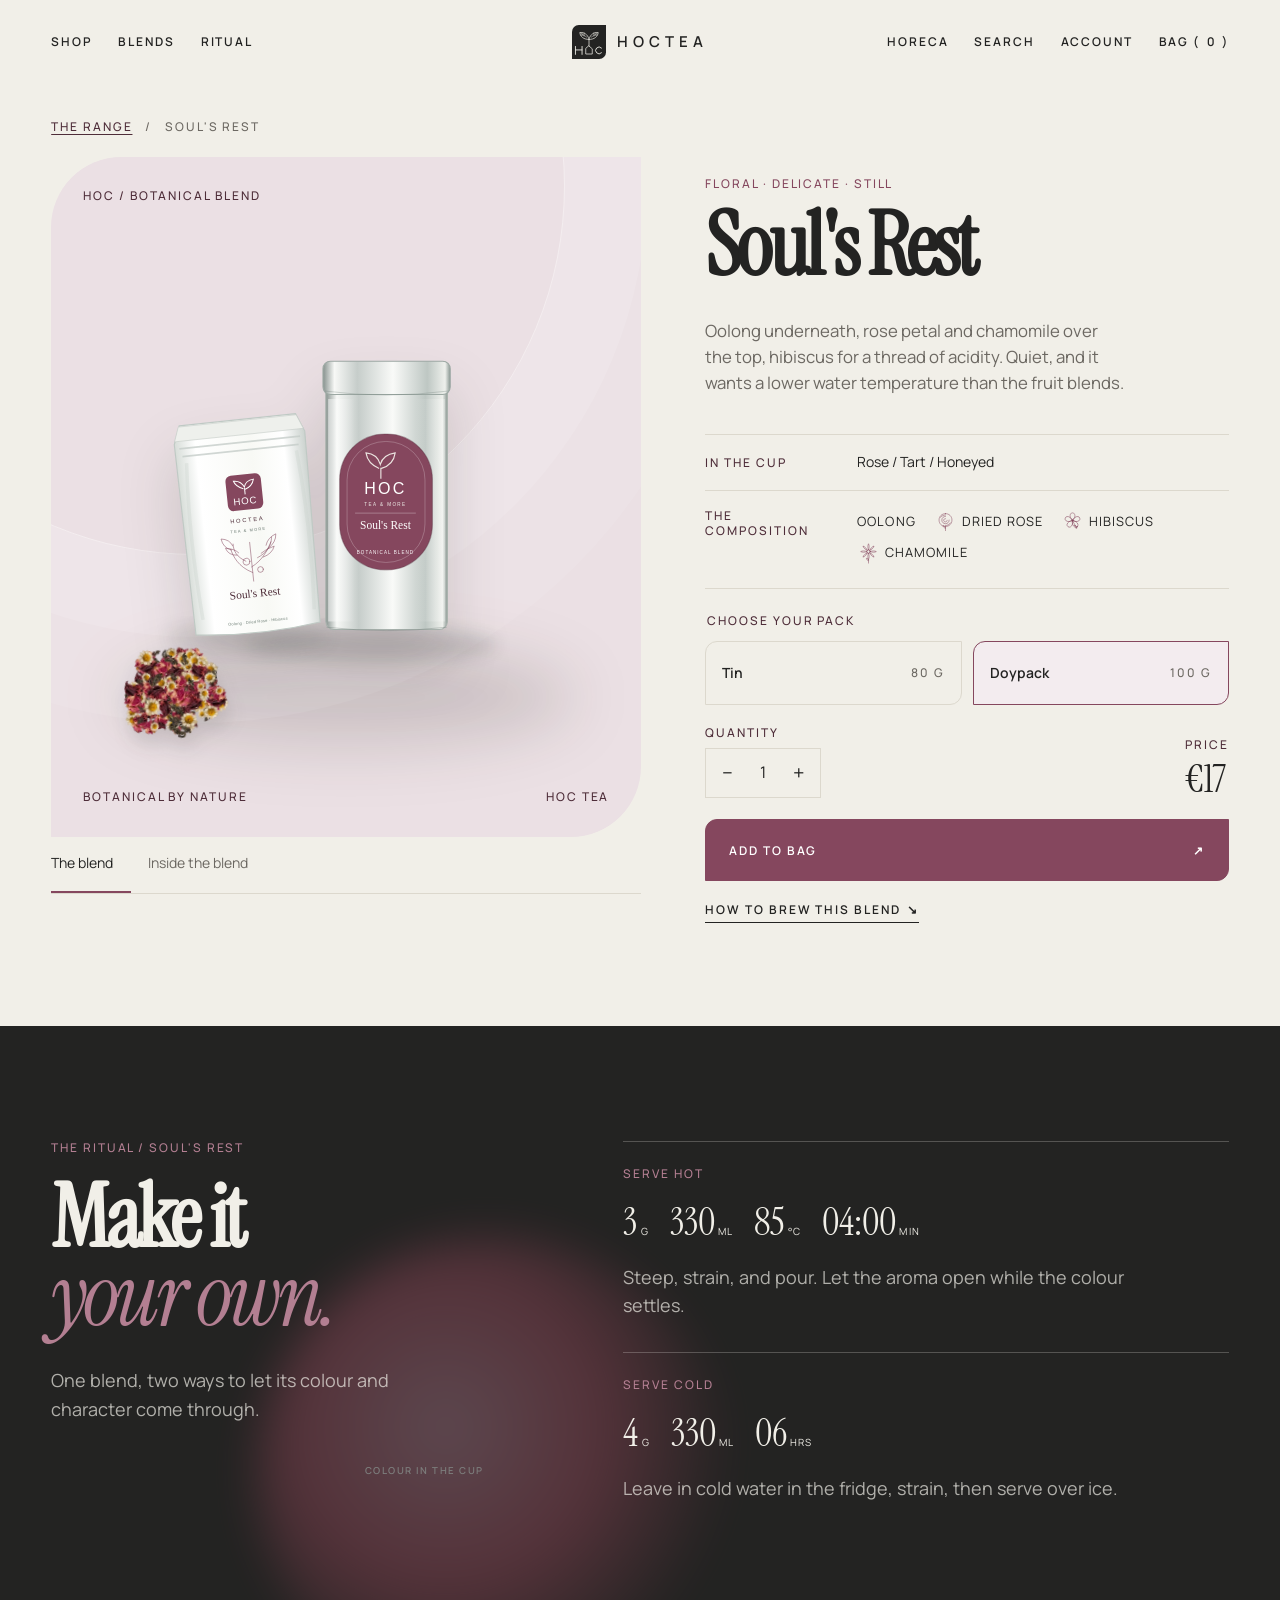
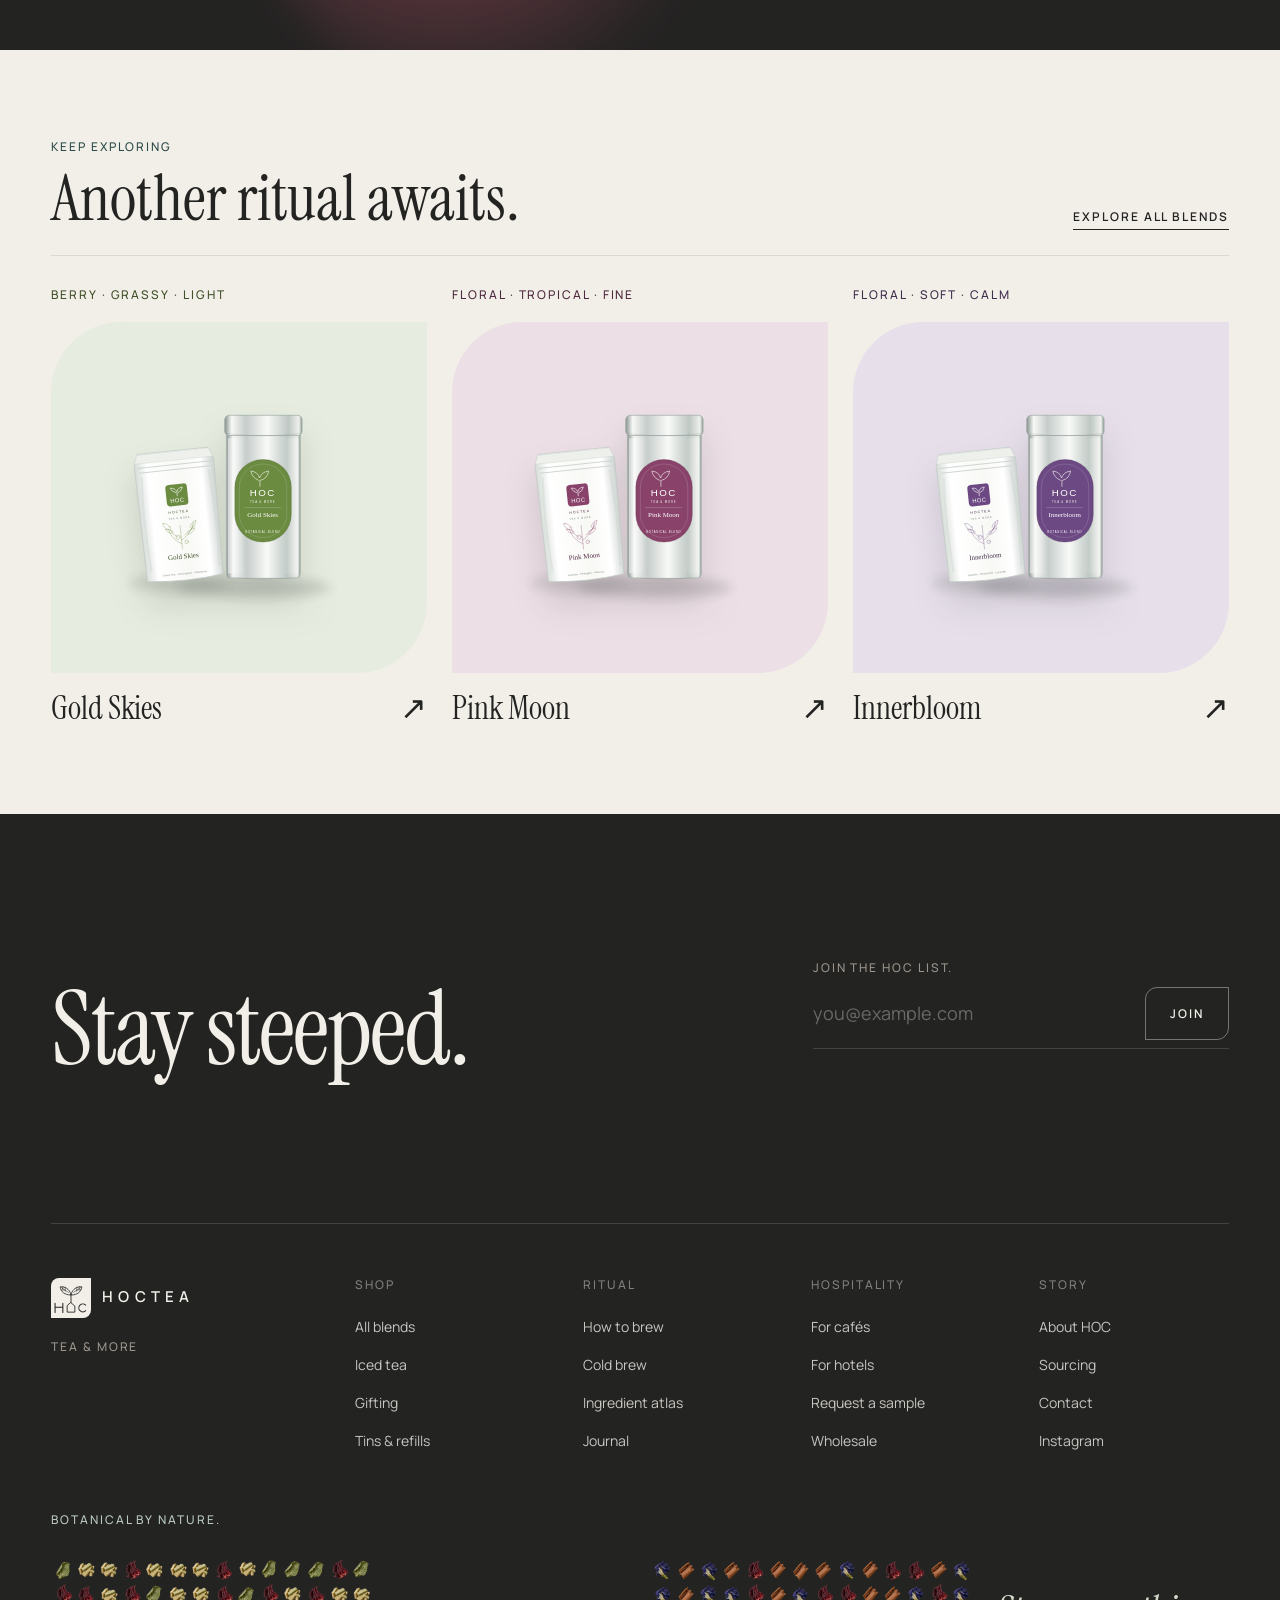
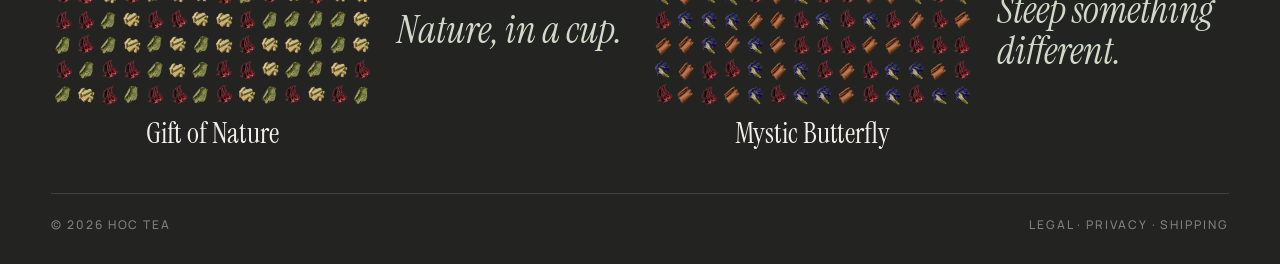
<file: products/souls-rest/index.html>
<!doctype html>
<html lang="en">
<head>
<meta charset="utf-8">
<meta name="viewport" content="width=device-width, initial-scale=1, viewport-fit=cover">
<title>Soul's Rest — HOC Tea</title>
<meta name="description" content="Floral · Delicate · Still. Oolong, Dried Rose, Hibiscus, Chamomile. Discover Soul's Rest, how it tastes and how to brew it.">
<meta name="theme-color" content="#232322">
<link rel="preconnect" href="https://fonts.googleapis.com">
<link rel="preconnect" href="https://fonts.gstatic.com" crossorigin>
<link href="https://fonts.googleapis.com/css2?family=Instrument+Serif:ital@0;1&family=Manrope:wght@400;500;600&display=swap" rel="stylesheet">
<link rel="stylesheet" href="../../assets/css/hoc-core.css?v=9dc81688f6">
<link rel="stylesheet" href="../../assets/css/hoc-sections.css?v=5f044bbfbe">
<script>window.HOC = { assetBase: '../../' };</script>
<script>document.documentElement.classList.add('hoc-js');</script>
</head>
<body class="template-product">

  <a class="hoc-skip" href="../../#main">Skip to content</a>

  <header class="hoc-header" data-theme-mode="light" data-hoc="header">
    <div class="hoc-header__inner">
      <nav class="hoc-header__nav hoc-header__nav--start" aria-label="Primary">
        <a class="hoc-navlink" href="../../#range">Shop</a>
        <a class="hoc-navlink" href="../../#blends">Blends</a>
        <a class="hoc-navlink" href="../../#ritual">Ritual</a>
      </nav>

      <a class="hoc-header__brand hoc-lockup" href="../../#hero" aria-label="HOC Tea — home">
        <svg class="hoc-mark" viewBox="0 0 120 120" aria-hidden="true"><use href="#hoc-mark"></use></svg>
        <span class="hoc-lockup__word">Hoctea</span>
      </a>

      <nav class="hoc-header__nav hoc-header__nav--end" aria-label="Secondary">
        <a class="hoc-navlink" href="../../#hospitality">Horeca</a>
        <a class="hoc-navlink" href="../../#range">Search</a>
        <a class="hoc-navlink" href="../../#newsletter">Account</a>
        <button class="hoc-navlink hoc-bag" data-hoc="bag-open" aria-haspopup="dialog">
          Bag (<span class="hoc-bag__count" data-hoc="bag-count">0</span>)
        </button>
        <button class="hoc-burger" data-hoc="menu-toggle" aria-expanded="false"
                aria-controls="hoc-menu" aria-label="Menu"><span></span></button>
      </nav>
    </div>
  </header>

  <div class="hoc-menu" id="hoc-menu" data-hoc="menu" hidden>
    <nav class="hoc-menu__list" aria-label="Mobile">
      <a class="hoc-menu__link" href="../../#range">Shop</a>
      <a class="hoc-menu__link" href="../../#blends">Blends</a>
      <a class="hoc-menu__link" href="../../#ritual">Ritual</a>
      <a class="hoc-menu__link" href="../../#hospitality">Horeca</a>
    </nav>
    <div class="hoc-menu__foot hoc-micro">
      <a href="../../#newsletter">Account</a>
      <a href="../../#newsletter">Instagram</a>
      <a href="../../#newsletter">EN / TR</a>
    </div>
  </div>
<main id="main">
  <section class="hoc-section hoc-pdp" data-header-theme="dark" data-hoc="product-detail" style="--accent:#85475E;--accent-2:#B37F92;--accent-wash:#EBE0E4;--accent-ink:#4E2D39;--liquid:#9E4A5E">
    <div class="hoc-wrap">
      <nav class="hoc-pdp__crumb hoc-micro" aria-label="Breadcrumb"><a href="../../#range">The range</a><span aria-hidden="true">/</span><span aria-current="page">Soul's Rest</span></nav>
      <div class="hoc-pdp__grid">
        <div class="hoc-pdp__gallery">
          <div class="hoc-pdp__stage hoc-shape--lg" data-pdp-stage>
            <div class="hoc-pdp__stage-label hoc-micro">HOC / BOTANICAL BLEND</div>
            <div class="hoc-pdp__scene" data-pdp-scene="pack">
              <img class="hoc-pdp__pack-image" src="../../assets/img/pack-duo-souls-rest.svg?v=c3922076d9" width="700" height="640" alt="Soul's Rest tin and doypack" fetchpriority="high" decoding="async">
              <span class="hoc-pdp__raw-peek" aria-hidden="true"><img
        src="../../assets/img/pile-souls-rest.webp?v=c03384b3da"
        srcset="../../assets/img/pile-souls-rest-420.webp?v=86b7b7a791 420w, ../../assets/img/pile-souls-rest-640.webp?v=3a8ae868c1 640w, ../../assets/img/pile-souls-rest-900.webp?v=c03384b3da 900w"
        sizes="12vw"
        width="640" height="640"
        alt=""
        loading="lazy" decoding="async"></span>
            </div>
            <div class="hoc-pdp__scene hoc-pdp__scene--raw" data-pdp-scene="raw" hidden><img
        src="../../assets/img/pile-souls-rest.webp?v=c03384b3da"
        srcset="../../assets/img/pile-souls-rest-420.webp?v=86b7b7a791 420w, ../../assets/img/pile-souls-rest-640.webp?v=3a8ae868c1 640w, ../../assets/img/pile-souls-rest-900.webp?v=c03384b3da 900w"
        sizes="(max-width: 767px) 84vw, 42vw"
        width="640" height="640"
        alt="Loose Soul's Rest blend: Oolong, Dried Rose, Hibiscus, Chamomile"
        loading="lazy" decoding="async"></div>
            <div class="hoc-pdp__stage-foot hoc-micro"><span>BOTANICAL BY NATURE</span><span>HOC TEA</span></div>
          </div>
          <div class="hoc-pdp__gallery-nav" role="group" aria-label="Product views">
            <button type="button" class="hoc-pdp__view is-active" data-pdp-view="pack" aria-pressed="true">The blend</button>
            <button type="button" class="hoc-pdp__view" data-pdp-view="raw" aria-pressed="false">Inside the blend</button>
          </div>
        </div>
        <div class="hoc-pdp__info">
          <p class="hoc-micro hoc-micro--accent">Floral · Delicate · Still</p>
          <h1 class="hoc-pdp__title">Soul's Rest</h1>
          <p class="hoc-pdp__lede">Oolong underneath, rose petal and chamomile over the top, hibiscus for a thread of acidity. Quiet, and it wants a lower water temperature than the fruit blends.</p>
          <div class="hoc-pdp__taste"><span class="hoc-micro">IN THE CUP</span><p>Rose  /  Tart  /  Honeyed</p></div>
          <div class="hoc-pdp__ingredients"><p class="hoc-micro">THE COMPOSITION</p><ul><li><span>Oolong</span></li><li><svg class="hoc-bot" viewBox="0 0 100 100" aria-hidden="true"><use href="#b-rose"></use></svg><span>Dried Rose</span></li><li><svg class="hoc-bot" viewBox="0 0 100 100" aria-hidden="true"><use href="#b-hibiscus"></use></svg><span>Hibiscus</span></li><li><svg class="hoc-bot" viewBox="0 0 100 100" aria-hidden="true"><use href="#b-chamomile"></use></svg><span>Chamomile</span></li></ul></div>
          <form class="hoc-pdp__form" data-pdp-form action="../../#range">
            <fieldset class="hoc-pdp__packaging"><legend class="hoc-micro">CHOOSE YOUR PACK</legend>
              <label class="hoc-pdp__option"><input type="radio" name="pack-souls-rest" value="tin" data-pdp-variant data-price="€21" ><span class="hoc-pdp__option-label">Tin</span><span class="hoc-micro">80 g</span></label><label class="hoc-pdp__option"><input type="radio" name="pack-souls-rest" value="doypack" data-pdp-variant data-price="€17" checked><span class="hoc-pdp__option-label">Doypack</span><span class="hoc-micro">100 g</span></label>
            </fieldset>
            <div class="hoc-pdp__purchase"><div class="hoc-pdp__qty"><label class="hoc-micro" for="qty-souls-rest">QUANTITY</label><div class="hoc-pdp__qty-control"><button type="button" data-pdp-qty="-1" aria-label="Decrease quantity">−</button><input id="qty-souls-rest" name="quantity" type="number" min="1" max="99" step="1" value="1" inputmode="numeric"><button type="button" data-pdp-qty="1" aria-label="Increase quantity">+</button></div></div><div class="hoc-pdp__price"><span class="hoc-micro">PRICE</span><strong data-pdp-price>€17</strong></div></div>
            <button class="hoc-btn hoc-btn--solid hoc-pdp__add" type="button" data-hoc="add" data-blend="souls-rest">Add to bag <span aria-hidden="true">↗</span></button>
          </form>
          <a class="hoc-pdp__ritual-link hoc-link" href="#product-ritual">How to brew this blend <span aria-hidden="true">↘</span></a>
        </div>
      </div>
    </div>
  </section>
  <section class="hoc-section hoc-pdp-ritual" id="product-ritual" data-header-theme="light" style="--accent:#85475E;--accent-2:#B37F92;--accent-wash:#EBE0E4;--accent-ink:#4E2D39;--liquid:#9E4A5E">
    <div class="hoc-wrap hoc-pdp-ritual__inner">
      <div class="hoc-pdp-ritual__intro"><p class="hoc-micro">THE RITUAL / SOUL'S REST</p><h2>Make it<br><em>your own.</em></h2><p>One blend, two ways to let its colour and character come through.</p></div>
      <div class="hoc-pdp-ritual__recipes">
        <div class="hoc-pdp-ritual__recipe"><p class="hoc-micro">SERVE HOT</p><div><span>3<small>G</small></span><span>330<small>ML</small></span><span>85<small>°C</small></span><span>04:00<small>MIN</small></span></div><p>Steep, strain, and pour. Let the aroma open while the colour settles.</p></div>
        <div class="hoc-pdp-ritual__recipe"><p class="hoc-micro">SERVE COLD</p><div><span>4<small>G</small></span><span>330<small>ML</small></span><span>06<small>HRS</small></span></div><p>Leave in cold water in the fridge, strain, then serve over ice.</p></div>
      </div>
      <div class="hoc-pdp-ritual__colour" aria-hidden="true"><span></span><p>COLOUR IN THE CUP</p></div>
    </div>
  </section>
  <section class="hoc-section hoc-pdp-related" data-header-theme="dark"><div class="hoc-wrap"><div class="hoc-pdp-related__head"><div><p class="hoc-micro">KEEP EXPLORING</p><h2>Another ritual awaits.</h2></div><a class="hoc-link" href="../../#range">Explore all blends</a></div><div class="hoc-pdp-related__grid"><a class="hoc-pdp-related__item" href="../../products/gold-skies/" style="--accent:#6B8B41;--accent-2:#9DB87A;--accent-wash:#E6ECDF;--accent-ink:#405129;--liquid:#6E8A3F"><span class="hoc-micro">Berry · Grassy · Light</span><span class="hoc-pdp-related__media"><img class="" src="../../assets/img/pack-duo-gold-skies.svg?v=8f92f4b204" width="700" height="640" alt="Gold Skies tin and doypack" loading="lazy" decoding="async"></span><span class="hoc-pdp-related__name">Gold Skies <span aria-hidden="true">↗</span></span></a><a class="hoc-pdp-related__item" href="../../products/pink-moon/" style="--accent:#89436B;--accent-2:#B67C9D;--accent-wash:#ECDFE6;--accent-ink:#502A40;--liquid:#B04E77"><span class="hoc-micro">Floral · Tropical · Fine</span><span class="hoc-pdp-related__media"><img class="" src="../../assets/img/pack-duo-pink-moon.svg?v=fbc04a851f" width="700" height="640" alt="Pink Moon tin and doypack" loading="lazy" decoding="async"></span><span class="hoc-pdp-related__name">Pink Moon <span aria-hidden="true">↗</span></span></a><a class="hoc-pdp-related__item" href="../../products/innerbloom/" style="--accent:#6C4983;--accent-2:#9E81B1;--accent-wash:#E7E0EB;--accent-ink:#402E4D;--liquid:#B9A44C"><span class="hoc-micro">Floral · Soft · Calm</span><span class="hoc-pdp-related__media"><img class="" src="../../assets/img/pack-duo-innerbloom.svg?v=c14239b605" width="700" height="640" alt="Innerbloom tin and doypack" loading="lazy" decoding="async"></span><span class="hoc-pdp-related__name">Innerbloom <span aria-hidden="true">↗</span></span></a></div></div></section>
</main>

    <section class="hoc-section hoc-news" id="newsletter" data-theme="ink"
             data-header-theme="light">
      <div class="hoc-wrap hoc-pad">
        <div class="hoc-news__inner">
          <h2 class="hoc-display-xl" data-split="lines">Stay steeped.</h2>
          <form class="hoc-news__form" data-hoc="newsletter" novalidate>
            <label class="hoc-micro" for="hoc-email">Join the HOC list.</label>
            <div class="hoc-news__field">
              <input id="hoc-email" name="email" type="email" autocomplete="email"
                     placeholder="you@example.com" required>
              <button class="hoc-btn" type="submit">Join</button>
            </div>
            <p class="hoc-news__msg hoc-micro" data-hoc="newsletter-msg" role="status"></p>
          </form>
        </div>
      </div>
    </section>

    <footer class="hoc-section hoc-footer" id="footer" data-theme="ink" data-header-theme="light">
      <div class="hoc-wrap">
        <div class="hoc-footer__grid">
          <div class="hoc-footer__brand">
            <a class="hoc-lockup" href="../../#hero" aria-label="HOC Tea — home">
              <svg class="hoc-mark" viewBox="0 0 120 120" aria-hidden="true"><use href="#hoc-mark"></use></svg>
              <span class="hoc-lockup__word">Hoctea</span>
            </a>
            <p class="hoc-micro hoc-footer__tag">Tea &amp; More</p>
          </div>

          <nav class="hoc-footer__col" aria-label="Shop">
            <p class="hoc-micro hoc-footer__h">Shop</p>
            <ul><li><a href="../../#range">All blends</a></li><li><a href="../../#range">Iced tea</a></li><li><a href="../../#range">Gifting</a></li><li><a href="../../#range">Tins &amp; refills</a></li></ul>
          </nav>
          <nav class="hoc-footer__col" aria-label="Ritual">
            <p class="hoc-micro hoc-footer__h">Ritual</p>
            <ul><li><a href="../../#range">How to brew</a></li><li><a href="../../#range">Cold brew</a></li><li><a href="../../#range">Ingredient atlas</a></li><li><a href="../../#range">Journal</a></li></ul>
          </nav>
          <nav class="hoc-footer__col" aria-label="Hospitality">
            <p class="hoc-micro hoc-footer__h">Hospitality</p>
            <ul><li><a href="../../#range">For cafés</a></li><li><a href="../../#range">For hotels</a></li><li><a href="../../#range">Request a sample</a></li><li><a href="../../#range">Wholesale</a></li></ul>
          </nav>
          <nav class="hoc-footer__col" aria-label="Story">
            <p class="hoc-micro hoc-footer__h">Story</p>
            <ul><li><a href="../../#range">About HOC</a></li><li><a href="../../#range">Sourcing</a></li><li><a href="../../#range">Contact</a></li><li><a href="../../#range">Instagram</a></li></ul>
          </nav>
        </div>

        <div class="hoc-current" data-hoc="footer-current" data-atlas="../../assets/img/botanical-atlas-petals.webp?v=d1b16089cf" aria-label="The HOC botanical collection">
          <div class="hoc-current__head hoc-micro">
            <p>Botanical by nature.</p>
            <button class="hoc-current__pause" type="button" data-current-pause aria-pressed="false" hidden>Pause flow</button>
          </div>
          <div class="hoc-current__viewport">
            <ul class="hoc-current__track">
              <li class="hoc-current__item" data-ingredients="Hibiscus|Mint Leaf|Lemongrass" data-seed="gift-of-nature">
                <a class="hoc-current__blend" href="../../products/gift-of-nature/">
                  <span class="hoc-current__media"><img
        src="../../assets/img/pile-gift-of-nature.webp?v=ecd68be307"
        srcset="../../assets/img/pile-gift-of-nature-420.webp?v=6c2828f4b4 420w, ../../assets/img/pile-gift-of-nature-640.webp?v=566a571770 640w, ../../assets/img/pile-gift-of-nature-900.webp?v=ecd68be307 900w"
        sizes="(max-width: 699px) 180px, 230px"
        width="640" height="640"
        alt=""
        loading="lazy" decoding="async"></span>
                  <span class="hoc-current__name">Gift of Nature</span>
                </a>
                <p class="hoc-current__saying">Nature, in a cup.</p>
              </li><li class="hoc-current__item" data-ingredients="Butterfly Pea Flower|Hibiscus|Cinnamon Stick" data-seed="mystic-butterfly">
                <a class="hoc-current__blend" href="../../products/mystic-butterfly/">
                  <span class="hoc-current__media"><img
        src="../../assets/img/pile-mystic-butterfly.webp?v=42630e2230"
        srcset="../../assets/img/pile-mystic-butterfly-420.webp?v=8edc1d8317 420w, ../../assets/img/pile-mystic-butterfly-640.webp?v=42e47a9c87 640w, ../../assets/img/pile-mystic-butterfly-900.webp?v=42630e2230 900w"
        sizes="(max-width: 699px) 180px, 230px"
        width="640" height="640"
        alt=""
        loading="lazy" decoding="async"></span>
                  <span class="hoc-current__name">Mystic Butterfly</span>
                </a>
                <p class="hoc-current__saying">Steep something different.</p>
              </li><li class="hoc-current__item" data-ingredients="Mango|Pineapple|Lemongrass|Butterfly Pea Flower" data-seed="mesmerize">
                <a class="hoc-current__blend" href="../../products/mesmerize/">
                  <span class="hoc-current__media"><img
        src="../../assets/img/pile-mesmerize.webp?v=3c16522329"
        srcset="../../assets/img/pile-mesmerize-420.webp?v=a94291ca96 420w, ../../assets/img/pile-mesmerize-640.webp?v=c556801266 640w, ../../assets/img/pile-mesmerize-900.webp?v=3c16522329 900w"
        sizes="(max-width: 699px) 180px, 230px"
        width="640" height="640"
        alt=""
        loading="lazy" decoding="async"></span>
                  <span class="hoc-current__name">Mesmerize</span>
                </a>
                <p class="hoc-current__saying">A ritual of your own.</p>
              </li><li class="hoc-current__item" data-ingredients="Rooibos|Strawberry|Apple|Bourbon Vanilla" data-seed="sunset-valley">
                <a class="hoc-current__blend" href="../../products/sunset-valley/">
                  <span class="hoc-current__media"><img
        src="../../assets/img/pile-sunset-valley.webp?v=7d27b155a1"
        srcset="../../assets/img/pile-sunset-valley-420.webp?v=864ba5d17c 420w, ../../assets/img/pile-sunset-valley-640.webp?v=b6e6c095d3 640w, ../../assets/img/pile-sunset-valley-900.webp?v=7d27b155a1 900w"
        sizes="(max-width: 699px) 180px, 230px"
        width="640" height="640"
        alt=""
        loading="lazy" decoding="async"></span>
                  <span class="hoc-current__name">Sunset Valley</span>
                </a>
                <p class="hoc-current__saying">Hot. Cold. HOC.</p>
              </li><li class="hoc-current__item" data-ingredients="Rooibos|Mango|Pineapple|Dried Ginger|Cinnamon Stick|Lemon Peel" data-seed="asian-breeze">
                <a class="hoc-current__blend" href="../../products/asian-breeze/">
                  <span class="hoc-current__media"><img
        src="../../assets/img/pile-asian-breeze.webp?v=751eab5773"
        srcset="../../assets/img/pile-asian-breeze-420.webp?v=124948781e 420w, ../../assets/img/pile-asian-breeze-640.webp?v=1bc66cf35b 640w, ../../assets/img/pile-asian-breeze-900.webp?v=751eab5773 900w"
        sizes="(max-width: 699px) 180px, 230px"
        width="640" height="640"
        alt=""
        loading="lazy" decoding="async"></span>
                  <span class="hoc-current__name">Asian Breeze</span>
                </a>
                <p class="hoc-current__saying">Colour your everyday.</p>
              </li><li class="hoc-current__item" data-ingredients="Oolong|Dried Rose|Hibiscus|Chamomile" data-seed="souls-rest">
                <a class="hoc-current__blend" href="../../products/souls-rest/">
                  <span class="hoc-current__media"><img
        src="../../assets/img/pile-souls-rest.webp?v=c03384b3da"
        srcset="../../assets/img/pile-souls-rest-420.webp?v=86b7b7a791 420w, ../../assets/img/pile-souls-rest-640.webp?v=3a8ae868c1 640w, ../../assets/img/pile-souls-rest-900.webp?v=c03384b3da 900w"
        sizes="(max-width: 699px) 180px, 230px"
        width="640" height="640"
        alt=""
        loading="lazy" decoding="async"></span>
                  <span class="hoc-current__name">Soul's Rest</span>
                </a>
                <p class="hoc-current__saying">Let nature flow.</p>
              </li><li class="hoc-current__item" data-ingredients="Green Tea|Lemongrass|Strawberry|Blackberry|Butterfly Pea Flower" data-seed="gold-skies">
                <a class="hoc-current__blend" href="../../products/gold-skies/">
                  <span class="hoc-current__media"><img
        src="../../assets/img/pile-gold-skies.webp?v=19c950d00d"
        srcset="../../assets/img/pile-gold-skies-420.webp?v=37b6445498 420w, ../../assets/img/pile-gold-skies-640.webp?v=113e82a796 640w, ../../assets/img/pile-gold-skies-900.webp?v=19c950d00d 900w"
        sizes="(max-width: 699px) 180px, 230px"
        width="640" height="640"
        alt=""
        loading="lazy" decoding="async"></span>
                  <span class="hoc-current__name">Gold Skies</span>
                </a>
                <p class="hoc-current__saying">Nature, in a cup.</p>
              </li><li class="hoc-current__item" data-ingredients="Jasmine|Pineapple|Hibiscus|White Tea|Cinnamon Stick" data-seed="pink-moon">
                <a class="hoc-current__blend" href="../../products/pink-moon/">
                  <span class="hoc-current__media"><img
        src="../../assets/img/pile-pink-moon.webp?v=0eb61fd2c5"
        srcset="../../assets/img/pile-pink-moon-420.webp?v=22166d043d 420w, ../../assets/img/pile-pink-moon-640.webp?v=a0f375b76f 640w, ../../assets/img/pile-pink-moon-900.webp?v=0eb61fd2c5 900w"
        sizes="(max-width: 699px) 180px, 230px"
        width="640" height="640"
        alt=""
        loading="lazy" decoding="async"></span>
                  <span class="hoc-current__name">Pink Moon</span>
                </a>
                <p class="hoc-current__saying">Steep something different.</p>
              </li><li class="hoc-current__item" data-ingredients="Jasmine|Chamomile|Lavender|Lemon Balm" data-seed="innerbloom">
                <a class="hoc-current__blend" href="../../products/innerbloom/">
                  <span class="hoc-current__media"><img
        src="../../assets/img/pile-innerbloom.webp?v=5feecddc57"
        srcset="../../assets/img/pile-innerbloom-420.webp?v=0d6bb9040d 420w, ../../assets/img/pile-innerbloom-640.webp?v=e09cdf4c2a 640w, ../../assets/img/pile-innerbloom-900.webp?v=5feecddc57 900w"
        sizes="(max-width: 699px) 180px, 230px"
        width="640" height="640"
        alt=""
        loading="lazy" decoding="async"></span>
                  <span class="hoc-current__name">Innerbloom</span>
                </a>
                <p class="hoc-current__saying">A ritual of your own.</p>
              </li><li class="hoc-current__item" data-ingredients="Strawberry|White Tea|Lemon Peel|Apple|Mango|Cinnamon Stick" data-seed="white-tea-melody">
                <a class="hoc-current__blend" href="../../products/white-tea-melody/">
                  <span class="hoc-current__media"><img
        src="../../assets/img/pile-white-tea-melody.webp?v=aacaaa13e7"
        srcset="../../assets/img/pile-white-tea-melody-420.webp?v=04be5cf67c 420w, ../../assets/img/pile-white-tea-melody-640.webp?v=0e9a3ecb80 640w, ../../assets/img/pile-white-tea-melody-900.webp?v=aacaaa13e7 900w"
        sizes="(max-width: 699px) 180px, 230px"
        width="640" height="640"
        alt=""
        loading="lazy" decoding="async"></span>
                  <span class="hoc-current__name">White Tea Melody</span>
                </a>
                <p class="hoc-current__saying">Hot. Cold. HOC.</p>
              </li><li class="hoc-current__item" data-ingredients="Passionflower|Apple|Lemongrass|Hibiscus|Blackberry" data-seed="reflection">
                <a class="hoc-current__blend" href="../../products/reflection/">
                  <span class="hoc-current__media"><img
        src="../../assets/img/pile-reflection.webp?v=409dec8773"
        srcset="../../assets/img/pile-reflection-420.webp?v=89dd859883 420w, ../../assets/img/pile-reflection-640.webp?v=ad648beffc 640w, ../../assets/img/pile-reflection-900.webp?v=409dec8773 900w"
        sizes="(max-width: 699px) 180px, 230px"
        width="640" height="640"
        alt=""
        loading="lazy" decoding="async"></span>
                  <span class="hoc-current__name">Reflection</span>
                </a>
                <p class="hoc-current__saying">Colour your everyday.</p>
              </li><li class="hoc-current__item" data-ingredients="Rooibos|Mate|Fresh Ginger|Strawberry|Orange Peel" data-seed="winter-tale">
                <a class="hoc-current__blend" href="../../products/winter-tale/">
                  <span class="hoc-current__media"><img
        src="../../assets/img/pile-winter-tale.webp?v=f223005500"
        srcset="../../assets/img/pile-winter-tale-420.webp?v=eccb94b7c0 420w, ../../assets/img/pile-winter-tale-640.webp?v=bbcdfa4990 640w, ../../assets/img/pile-winter-tale-900.webp?v=f223005500 900w"
        sizes="(max-width: 699px) 180px, 230px"
        width="640" height="640"
        alt=""
        loading="lazy" decoding="async"></span>
                  <span class="hoc-current__name">Winter Tale</span>
                </a>
                <p class="hoc-current__saying">Let nature flow.</p>
              </li><li class="hoc-current__item" data-ingredients="Apple|Mango|Rosehip|Fennel|Passionflower" data-seed="wintertide">
                <a class="hoc-current__blend" href="../../products/wintertide/">
                  <span class="hoc-current__media"><img
        src="../../assets/img/pile-wintertide.webp?v=b255bb89fb"
        srcset="../../assets/img/pile-wintertide-420.webp?v=50593f5f81 420w, ../../assets/img/pile-wintertide-640.webp?v=904b4d17e4 640w, ../../assets/img/pile-wintertide-900.webp?v=b255bb89fb 900w"
        sizes="(max-width: 699px) 180px, 230px"
        width="640" height="640"
        alt=""
        loading="lazy" decoding="async"></span>
                  <span class="hoc-current__name">Wintertide</span>
                </a>
                <p class="hoc-current__saying">Nature, in a cup.</p>
              </li><li class="hoc-current__item" data-ingredients="Apple|Cinnamon Stick|Hibiscus|Orange Peel" data-seed="bloomera">
                <a class="hoc-current__blend" href="../../products/bloomera/">
                  <span class="hoc-current__media"><img
        src="../../assets/img/pile-bloomera.webp?v=9e0e81fef8"
        srcset="../../assets/img/pile-bloomera-420.webp?v=d39bb382ac 420w, ../../assets/img/pile-bloomera-640.webp?v=17962d92d0 640w, ../../assets/img/pile-bloomera-900.webp?v=9e0e81fef8 900w"
        sizes="(max-width: 699px) 180px, 230px"
        width="640" height="640"
        alt=""
        loading="lazy" decoding="async"></span>
                  <span class="hoc-current__name">Bloomera</span>
                </a>
                <p class="hoc-current__saying">Steep something different.</p>
              </li>
            </ul>
          </div>
        </div>

        <div class="hoc-footer__legal hoc-micro">
          <p>&copy; 2026 HOC Tea</p>
          <p><a href="../../#newsletter">Legal</a> · <a href="../../#newsletter">Privacy</a> · <a href="../../#newsletter">Shipping</a></p>
        </div>
      </div>
    </footer>

  <div class="hoc-drawer" data-hoc="drawer" role="dialog" aria-modal="true"
       aria-label="Bag" hidden>
    <div class="hoc-drawer__scrim" data-hoc="drawer-close"></div>
    <div class="hoc-drawer__panel">
      <header class="hoc-drawer__head">
        <p class="hoc-micro">Your bag (<span data-hoc="bag-count">0</span>)</p>
        <button class="hoc-link" data-hoc="drawer-close">Close</button>
      </header>
      <div class="hoc-drawer__body" data-hoc="drawer-items">
        <p class="hoc-drawer__empty hoc-body">Nothing steeping yet.</p>
      </div>
      <footer class="hoc-drawer__foot">
        <div class="hoc-drawer__total hoc-micro">
          <span>Subtotal</span><span data-hoc="bag-total">€0</span>
        </div>
        <button class="hoc-btn hoc-btn--solid" data-hoc="checkout">Checkout</button>
      </footer>
    </div>
  </div>
<svg width="0" height="0" style="position:absolute" aria-hidden="true"><symbol id="hoc-mark" viewBox="0 0 120 120">
  <!-- HOC mark, traced from Logo/black-png.png.

       Plate: 120x120. Top-left and bottom-right rounded at 24 (20% of the
       side); top-right and bottom-left square. That asymmetry is the brand
       shape primitive reused across media frames, the cart drawer and CTAs (§4).

       Letter geometry is measured, not eyeballed: H stems sit at x 12.2 / 35.5,
       the tag runs x 48.5-71.5, the C is r12 about (95.5, 89.7), and every one
       of them spans y 75.7-103.7. -->
  <path class="hoc-mark__plate"
        d="M24 0 H120 V96 A24 24 0 0 1 96 120 H0 V24 A24 24 0 0 1 24 0 Z"
        fill="currentColor"/>
  <g class="hoc-mark__art" fill="none" stroke="var(--hoc-mark-ink, #F1EFE8)"
     stroke-linecap="round" stroke-linejoin="round">
    <!-- sprout: two leaves meeting at the stem head -->
    <g stroke-width="2.4">
      <path d="M59 51 C41 51 29 41 27.5 26.5 C42 25 55 33 59 47 Z"/>
      <path d="M61 51 C79 51 91 41 92.5 26.5 C78 25 65 33 61 47 Z"/>
    </g>
    <g stroke-width="1.5">
      <path d="M31 29 L52 43"/>
      <path d="M35.5 26 L35.5 35"/>
      <path d="M43 27.5 L43 39.5"/>
      <path d="M31.5 36 L41 36"/>
      <path d="M89 29 L68 43"/>
      <path d="M84.5 26 L84.5 35"/>
      <path d="M77 27.5 L77 39.5"/>
      <path d="M88.5 36 L79 36"/>
    </g>
    <!-- stem into the tag -->
    <path d="M60 51 V74" stroke-width="2.6"/>
    <!-- tag: the O of HOC -->
    <path d="M60 74.2 L71.5 84 V102.4 H48.5 V84 Z" stroke-width="2.6"/>
    <!-- H -->
    <path d="M12.2 75.7 V103.7 M12.2 88 H35.5 M35.5 75.7 V103.7" stroke-width="3.1"/>
    <!-- C -->
    <path d="M104 81.2 A12 12 0 1 0 104 98.2" stroke-width="3.1"/>
  </g>
</symbol></svg><svg xmlns="http://www.w3.org/2000/svg" style="display:none" aria-hidden="true">
<!-- ==========================================================================
     HOC TEA — botanical sprite.

     Single-stroke line art in the packaging illustration language. Every shape
     is an open or closed <path> with no fill, so GSAP DrawSVG can draw it on
     (§16, §22). viewBox is 100x100 for all symbols; stroke-width is set by the
     consumer via CSS so the same drawing works at 40px and at 400px.

     Production note §50: these are authored, not traced. When the packaging
     vectors arrive as AI/PDF, swap the <path> data — the ids and viewBox are
     the contract and nothing else has to change.
     ========================================================================== -->

<defs>
  <g id="b-petal-hibiscus">
    <path d="M50 50 C41 43 37 31 41 22 C44 15 56 15 59 22 C63 31 59 43 50 50 Z"/>
  </g>
</defs>

<symbol id="b-hibiscus" viewBox="0 0 100 100">
  <g fill="none" stroke="currentColor" stroke-linecap="round" stroke-linejoin="round">
    <use href="#b-petal-hibiscus" transform="rotate(0 50 50)"/>
    <use href="#b-petal-hibiscus" transform="rotate(72 50 50)"/>
    <use href="#b-petal-hibiscus" transform="rotate(144 50 50)"/>
    <use href="#b-petal-hibiscus" transform="rotate(216 50 50)"/>
    <use href="#b-petal-hibiscus" transform="rotate(288 50 50)"/>
    <!-- the long protruding staminal column hibiscus is known for -->
    <path d="M50 50 C56 61 61 70 65 79"/>
    <circle cx="66" cy="82" r="2"/>
    <circle cx="60.5" cy="72.5" r="1.5"/>
    <circle cx="70" cy="77" r="1.5"/>
    <circle cx="50" cy="50" r="3.4"/>
  </g>
</symbol>

<symbol id="b-mint" viewBox="0 0 100 100">
  <g fill="none" stroke="currentColor" stroke-linecap="round" stroke-linejoin="round">
    <path d="M50 92 C50 74 50 46 50 16"/>
    <path d="M50 68 C40 68 30 62 26 51 C36 47 47 53 50 62 Z"/>
    <path d="M50 68 C60 68 70 62 74 51 C64 47 53 53 50 62 Z"/>
    <path d="M50 46 C42 46 33 41 29 32 C38 28 47 33 50 41 Z"/>
    <path d="M50 46 C58 46 67 41 71 32 C62 28 53 33 50 41 Z"/>
    <path d="M50 27 C44 27 38 23 35 17 C42 14 48 18 50 23 Z"/>
    <path d="M50 27 C56 27 62 23 65 17 C58 14 52 18 50 23 Z"/>
    <path d="M33 53 l14 8 M36 34 l12 7 M67 53 l-14 8 M64 34 l-12 7"/>
  </g>
</symbol>

<symbol id="b-lemongrass" viewBox="0 0 100 100">
  <g fill="none" stroke="currentColor" stroke-linecap="round" stroke-linejoin="round">
    <path d="M46 94 C40 70 30 46 12 26 C34 36 46 60 50 88"/>
    <path d="M50 94 C50 66 52 38 58 10 C62 40 58 70 54 94"/>
    <path d="M54 94 C62 72 74 50 92 32 C76 54 66 72 58 92"/>
    <path d="M48 94 C46 78 42 62 33 48"/>
    <path d="M44 90 h14"/>
  </g>
</symbol>

<symbol id="b-butterfly-pea" viewBox="0 0 100 100">
  <g fill="none" stroke="currentColor" stroke-linecap="round" stroke-linejoin="round">
    <!-- Clitoria ternatea: one broad fan-shaped standard petal that narrows to
         the calyx, with the keel folded out below it. -->
    <path d="M50 74 C29 70 15 55 16 38 C30 24 70 24 84 38 C85 55 71 70 50 74 Z"/>
    <path d="M50 74 C47 60 46 46 48 33 M50 74 C53 60 54 46 52 33"/>
    <path d="M26 33 C33 45 40 58 46 70 M74 33 C67 45 60 58 54 70"/>
    <path d="M36 27 C40 42 43 57 47 72 M64 27 C60 42 57 57 53 72"/>
    <!-- calyx + keel -->
    <path d="M50 74 L50 84"/>
    <path d="M43 82 C46 89 54 89 57 82"/>
    <path d="M50 88 L50 96"/>
  </g>
</symbol>

<symbol id="b-cinnamon" viewBox="0 0 100 100">
  <g fill="none" stroke="currentColor" stroke-linecap="round" stroke-linejoin="round">
    <!-- a quill, seen slightly from above so the roll is visible -->
    <path d="M36 22 L40 84 C40 89 44 92 50 92 C56 92 60 89 60 84 L64 22"/>
    <path d="M50 14 C58 14 64 17 64 21 C64 25 58 28 50 28 C42 28 36 25 36 21 C36 17 42 14 50 14 Z"/>
    <path d="M44 21 C45 18 49 17 53 18 C56 19 57 21 55 22 C53 23 51 22 51 21"/>
    <path d="M46 28 L48 86 M56 27 L54 86" stroke-opacity=".7"/>
  </g>
</symbol>

<symbol id="b-mango" viewBox="0 0 100 100">
  <g fill="none" stroke="currentColor" stroke-linecap="round" stroke-linejoin="round">
    <path d="M62 22 C40 22 22 40 22 60 C22 76 34 86 50 86 C70 86 84 68 84 46 C84 32 76 22 62 22 Z"/>
    <path d="M62 22 C58 30 54 42 54 56"/>
    <path d="M62 22 C66 16 72 12 80 11 C79 18 74 22 68 23"/>
    <path d="M62 22 L62 12"/>
  </g>
</symbol>

<symbol id="b-pineapple" viewBox="0 0 100 100">
  <g fill="none" stroke="currentColor" stroke-linecap="round" stroke-linejoin="round">
    <path d="M50 36 C34 36 26 48 26 62 C26 78 36 90 50 90 C64 90 74 78 74 62 C74 48 66 36 50 36 Z"/>
    <path d="M31 50 L69 74 M31 66 L60 86 M40 42 L74 62 M69 50 L31 74 M69 66 L40 86 M60 42 L26 62"/>
    <path d="M50 36 C50 26 46 16 40 10 C48 12 52 20 52 30"/>
    <path d="M50 36 C52 26 58 16 66 12 C64 22 58 30 52 34"/>
    <path d="M50 36 C46 28 42 22 34 18 C38 26 42 32 47 36"/>
  </g>
</symbol>

<symbol id="b-strawberry" viewBox="0 0 100 100">
  <g fill="none" stroke="currentColor" stroke-linecap="round" stroke-linejoin="round">
    <path d="M50 90 C32 78 24 62 24 48 C24 36 34 30 44 34 C47 35 49 36 50 38 C51 36 53 35 56 34 C66 30 76 36 76 48 C76 62 68 78 50 90 Z"/>
    <path d="M50 34 L50 20"/>
    <path d="M50 26 C44 22 36 21 30 24 C34 30 42 32 48 30"/>
    <path d="M50 26 C56 22 64 21 70 24 C66 30 58 32 52 30"/>
    <path d="M38 48 h.01 M50 52 h.01 M62 48 h.01 M44 62 h.01 M56 62 h.01 M50 74 h.01"
          stroke-linecap="round" stroke-width="3"/>
  </g>
</symbol>

<symbol id="b-apple" viewBox="0 0 100 100">
  <g fill="none" stroke="currentColor" stroke-linecap="round" stroke-linejoin="round">
    <path d="M50 32 C44 26 34 26 28 34 C20 44 22 62 32 76 C38 84 44 86 50 82 C56 86 62 84 68 76 C78 62 80 44 72 34 C66 26 56 26 50 32 Z"/>
    <path d="M50 32 L50 16"/>
    <path d="M50 22 C56 14 66 12 74 14 C72 24 62 28 54 26"/>
  </g>
</symbol>

<symbol id="b-lavender" viewBox="0 0 100 100">
  <g fill="none" stroke="currentColor" stroke-linecap="round" stroke-linejoin="round">
    <path d="M50 94 L50 44"/>
    <path d="M50 44 C43 42 40 36 43 31 C46 27 52 28 53 33"/>
    <path d="M50 34 C43 32 40 26 43 21 C46 17 52 18 53 23"/>
    <path d="M50 24 C44 22 42 17 44 13 C47 9 52 10 53 15"/>
    <path d="M50 44 C57 42 60 36 57 31 C54 27 48 28 47 33"/>
    <path d="M50 34 C57 32 60 26 57 21 C54 17 48 18 47 23"/>
    <path d="M50 14 C51 10 50 6 48 4"/>
    <path d="M50 66 C42 66 36 62 33 55 C40 54 47 58 50 63"/>
    <path d="M50 66 C58 66 64 62 67 55 C60 54 53 58 50 63"/>
  </g>
</symbol>

<symbol id="b-chamomile" viewBox="0 0 100 100">
  <g fill="none" stroke="currentColor" stroke-linecap="round" stroke-linejoin="round">
    <g id="b-cham-petals">
      <path d="M50 38 C46 30 46 20 50 12 C54 20 54 30 50 38 Z" transform="rotate(0 50 46)"/>
      <path d="M50 38 C46 30 46 20 50 12 C54 20 54 30 50 38 Z" transform="rotate(45 50 46)"/>
      <path d="M50 38 C46 30 46 20 50 12 C54 20 54 30 50 38 Z" transform="rotate(90 50 46)"/>
      <path d="M50 38 C46 30 46 20 50 12 C54 20 54 30 50 38 Z" transform="rotate(135 50 46)"/>
      <path d="M50 38 C46 30 46 20 50 12 C54 20 54 30 50 38 Z" transform="rotate(180 50 46)"/>
      <path d="M50 38 C46 30 46 20 50 12 C54 20 54 30 50 38 Z" transform="rotate(225 50 46)"/>
      <path d="M50 38 C46 30 46 20 50 12 C54 20 54 30 50 38 Z" transform="rotate(270 50 46)"/>
      <path d="M50 38 C46 30 46 20 50 12 C54 20 54 30 50 38 Z" transform="rotate(315 50 46)"/>
    </g>
    <circle cx="50" cy="46" r="7.5"/>
    <path d="M50 80 L50 96 M50 86 C44 84 41 80 41 75 C46 75 49 78 50 82"/>
  </g>
</symbol>

<symbol id="b-ginger" viewBox="0 0 100 100">
  <g fill="none" stroke="currentColor" stroke-linecap="round" stroke-linejoin="round">
    <!-- rhizome: one long body with knuckles and two finger shoots -->
    <path d="M16 46 C12 38 17 30 26 30 C34 30 39 36 40 43
             C46 38 56 37 62 41 C70 34 82 36 86 44
             C90 52 85 61 76 61 C70 61 65 58 63 53
             C58 60 48 62 41 58 C38 66 30 69 23 65 C16 61 14 53 16 46 Z"/>
    <path d="M40 43 C41 48 41 54 41 58"/>
    <path d="M62 41 C62 46 62 50 63 53"/>
    <path d="M26 30 C25 24 27 18 32 15"/>
    <path d="M76 61 C79 67 79 74 76 80"/>
    <path d="M50 44 C50 48 50 52 49 56" stroke-opacity=".7"/>
  </g>
</symbol>

<symbol id="b-orange-peel" viewBox="0 0 100 100">
  <g fill="none" stroke="currentColor" stroke-linecap="round" stroke-linejoin="round">
    <path d="M78 16 C58 12 34 22 26 42 C18 62 28 84 48 88 C62 91 74 82 76 70 C78 58 70 48 58 48 C48 48 42 56 44 64 C46 71 54 74 59 70"/>
    <path d="M78 16 C68 20 60 26 54 34 C46 24 40 20 32 18"/>
  </g>
</symbol>

<symbol id="b-rooibos" viewBox="0 0 100 100">
  <g fill="none" stroke="currentColor" stroke-linecap="round" stroke-linejoin="round">
    <path d="M50 94 C50 70 52 44 58 16"/>
    <path d="M53 74 C44 70 34 66 24 66 M53 74 C60 66 68 60 78 56"/>
    <path d="M54 60 C45 56 36 51 28 48 M54 60 C61 52 70 46 80 42"/>
    <path d="M56 44 C48 40 40 35 33 31 M56 44 C63 37 71 31 80 27"/>
    <path d="M58 28 C52 24 46 20 41 17 M58 28 C64 22 71 17 78 14"/>
  </g>
</symbol>

<symbol id="b-rose" viewBox="0 0 100 100">
  <g fill="none" stroke="currentColor" stroke-linecap="round" stroke-linejoin="round">
    <path d="M50 20 C34 20 22 32 22 48 C22 64 34 76 50 76 C66 76 78 64 78 48 C78 32 66 20 50 20 Z"/>
    <path d="M50 32 C41 32 34 39 34 48 C34 57 41 64 50 64 C59 64 66 57 66 48"/>
    <path d="M50 42 C45 42 42 45 42 49 C42 53 45 56 50 56 C54 56 57 53 57 49"/>
    <path d="M28 36 C34 30 42 26 50 26 M72 60 C66 68 58 72 50 72"/>
    <path d="M50 76 L50 94 M50 84 C44 82 40 78 39 72 C45 72 49 76 50 80"/>
  </g>
</symbol>

<symbol id="b-blackberry" viewBox="0 0 100 100">
  <g fill="none" stroke="currentColor" stroke-linecap="round" stroke-linejoin="round">
    <circle cx="50" cy="34" r="9"/>
    <circle cx="36" cy="46" r="9"/>
    <circle cx="64" cy="46" r="9"/>
    <circle cx="43" cy="62" r="9"/>
    <circle cx="57" cy="62" r="9"/>
    <circle cx="50" cy="48" r="8"/>
    <path d="M50 25 L50 12"/>
    <path d="M50 18 C43 16 38 12 36 6 C44 6 49 10 51 15"/>
    <path d="M50 18 C57 16 62 12 64 6 C56 6 51 10 49 15"/>
  </g>
</symbol>

<!-- Decorative sprig used as the footer / manifesto ground mark §22 -->
<symbol id="b-sprig" viewBox="0 0 200 100">
  <g fill="none" stroke="currentColor" stroke-linecap="round" stroke-linejoin="round">
    <path d="M10 88 C50 84 96 68 128 42 C146 27 166 18 190 14"/>
    <path d="M52 80 C48 70 50 58 58 51 C64 58 63 71 56 79 Z"/>
    <path d="M78 70 C74 60 76 48 84 41 C90 48 89 61 82 69 Z"/>
    <path d="M104 56 C100 46 102 34 110 27 C116 34 115 47 108 55 Z"/>
    <path d="M130 40 C128 30 132 19 141 14 C145 22 142 34 134 39 Z"/>
    <path d="M40 84 C32 80 26 72 26 62 C34 64 40 72 41 81 Z"/>
    <path d="M66 74 C58 71 51 63 50 53 C58 55 65 62 67 71 Z"/>
    <path d="M92 62 C84 59 77 51 76 41 C84 43 91 50 93 59 Z"/>
    <circle cx="118" cy="49" r="3"/>
    <circle cx="150" cy="26" r="3"/>
    <circle cx="70" cy="80" r="3"/>
  </g>
</symbol>
<symbol id="b-branch" viewBox="0 0 900 100">
  <g fill="none" stroke="currentColor" stroke-linecap="round" stroke-linejoin="round">
    <path d="M8.0 78.0 Q22.7 77.9 37.5 77.7 Q52.2 77.5 66.9 77.4 Q81.7 77.2 96.4 77.0 Q111.1 76.7 125.9 76.4 Q140.6 76.1 155.3 75.8 Q170.1 75.4 184.8 74.9 Q199.5 74.4 214.3 73.9 Q229.0 73.3 243.7 72.7 Q258.5 72.0 273.2 71.2 Q287.9 70.4 302.7 69.5 Q317.4 68.6 332.1 67.6 Q346.9 66.6 361.6 65.5 Q376.3 64.4 391.1 63.2 Q405.8 62.0 420.5 60.8 Q435.3 59.5 450.0 58.2 Q464.7 56.8 479.5 55.5 Q494.2 54.1 508.9 52.7 Q523.7 51.3 538.4 50.0 Q553.1 48.6 567.9 47.2 Q582.6 45.8 597.3 44.5 Q612.1 43.2 626.8 41.9 Q641.5 40.6 656.3 39.4 Q671.0 38.2 685.7 37.0 Q700.5 35.9 715.2 34.9 Q729.9 33.9 744.7 32.9 Q759.4 32.0 774.1 31.2 Q788.9 30.4 803.6 29.6 Q818.3 29.0 833.1 28.3 Q847.8 27.8 862.5 27.2 Q877.3 26.8 892.0 26.3"/>
    <path d="M56.6 77.5 C61.0 85.8 65.8 89.1 69.3 86.4 C65.7 78.6 60.9 75.2 56.6 77.5 Z"/>
    <path d="M109.7 76.7 C115.3 65.4 121.7 60.6 126.5 64.3 C121.9 74.9 115.5 79.6 109.7 76.7 Z"/>
    <path d="M162.7 75.6 C166.8 83.0 171.2 86.0 174.4 83.5 C171.0 76.5 166.5 73.5 162.7 75.6 Z"/>
    <path d="M215.7 73.8 C218.4 68.1 221.5 65.7 224.0 67.5 C221.8 72.8 218.7 75.2 215.7 73.8 Z"/>
    <path d="M268.8 71.4 C274.3 80.9 280.2 84.7 284.1 81.2 C279.5 72.3 273.7 68.6 268.8 71.4 Z"/>
    <path d="M321.8 68.3 C326.6 57.3 332.5 52.5 337.2 55.7 C333.3 66.0 327.5 70.8 321.8 68.3 Z"/>
    <path d="M374.9 64.5 C378.6 70.5 382.3 72.8 384.8 70.5 C381.7 64.9 377.9 62.6 374.9 64.5 Z"/>
    <path d="M427.9 60.1 C430.7 53.4 434.2 50.4 437.1 52.3 C434.9 58.6 431.4 61.6 427.9 60.1 Z"/>
    <path d="M480.9 55.4 C487.5 65.7 494.2 69.5 498.4 65.5 C492.9 55.8 486.2 52.0 480.9 55.4 Z"/>
    <path d="M534.0 50.4 C538.0 40.5 543.0 36.1 547.3 38.8 C544.2 48.0 539.1 52.4 534.0 50.4 Z"/>
    <path d="M587.0 45.4 C590.3 50.6 593.7 52.6 595.8 50.6 C593.1 45.7 589.7 43.7 587.0 45.4 Z"/>
    <path d="M640.1 40.7 C643.4 32.5 647.7 28.9 651.2 31.2 C648.5 38.9 644.3 42.5 640.1 40.7 Z"/>
    <path d="M693.1 36.5 C699.7 47.3 706.6 51.4 711.1 47.4 C705.5 37.2 698.7 33.1 693.1 36.5 Z"/>
    <path d="M746.1 32.8 C749.8 24.6 754.1 21.0 757.7 23.4 C754.8 31.1 750.4 34.7 746.1 32.8 Z"/>
    <path d="M799.2 29.8 C802.3 35.2 805.5 37.2 807.7 35.3 C805.2 30.3 801.9 28.3 799.2 29.8 Z"/>
    <path d="M852.2 27.6 C856.7 18.0 862.0 14.0 866.1 16.9 C862.4 25.9 857.1 29.9 852.2 27.6 Z"/>
    <circle cx="177.3" cy="85.4" r="2.6"/>
    <circle cx="439.4" cy="50.3" r="2.6"/>
    <circle cx="715.5" cy="50.1" r="2.6"/>
  </g>
</symbol>
</svg>

<script src="../../assets/vendor/gsap.min.js?v=96c01b81f4"></script><script src="../../assets/vendor/ScrollTrigger.min.js?v=308219390e"></script><script src="../../assets/vendor/SplitText.min.js?v=5e519ea247"></script><script src="../../assets/vendor/CustomEase.min.js?v=1cb1622270"></script><script src="../../assets/vendor/DrawSVGPlugin.min.js?v=d8f70b87c1"></script><script src="../../assets/vendor/Flip.min.js?v=d2d2f30a87"></script><script src="../../assets/vendor/ScrambleTextPlugin.min.js?v=e9ce04a07d"></script><script src="../../assets/vendor/Observer.min.js?v=697c7e96ae"></script><script src="../../assets/vendor/lenis.min.js?v=804047c1d9"></script><script src="../../assets/vendor/embla-carousel.umd.js?v=f05b5dbfe3"></script>
<script src="../../assets/js/hoc-data.js?v=0457c02380"></script><script src="../../assets/js/hoc-core.js?v=49cd647a37"></script><script src="../../assets/js/hoc-botanicals.js?v=9645064dea"></script><script src="../../assets/js/hoc-webgl.js?v=5d4a3d1df4"></script><script src="../../assets/js/hoc-motion.js?v=e0873768ae"></script>
</body></html>
</file>
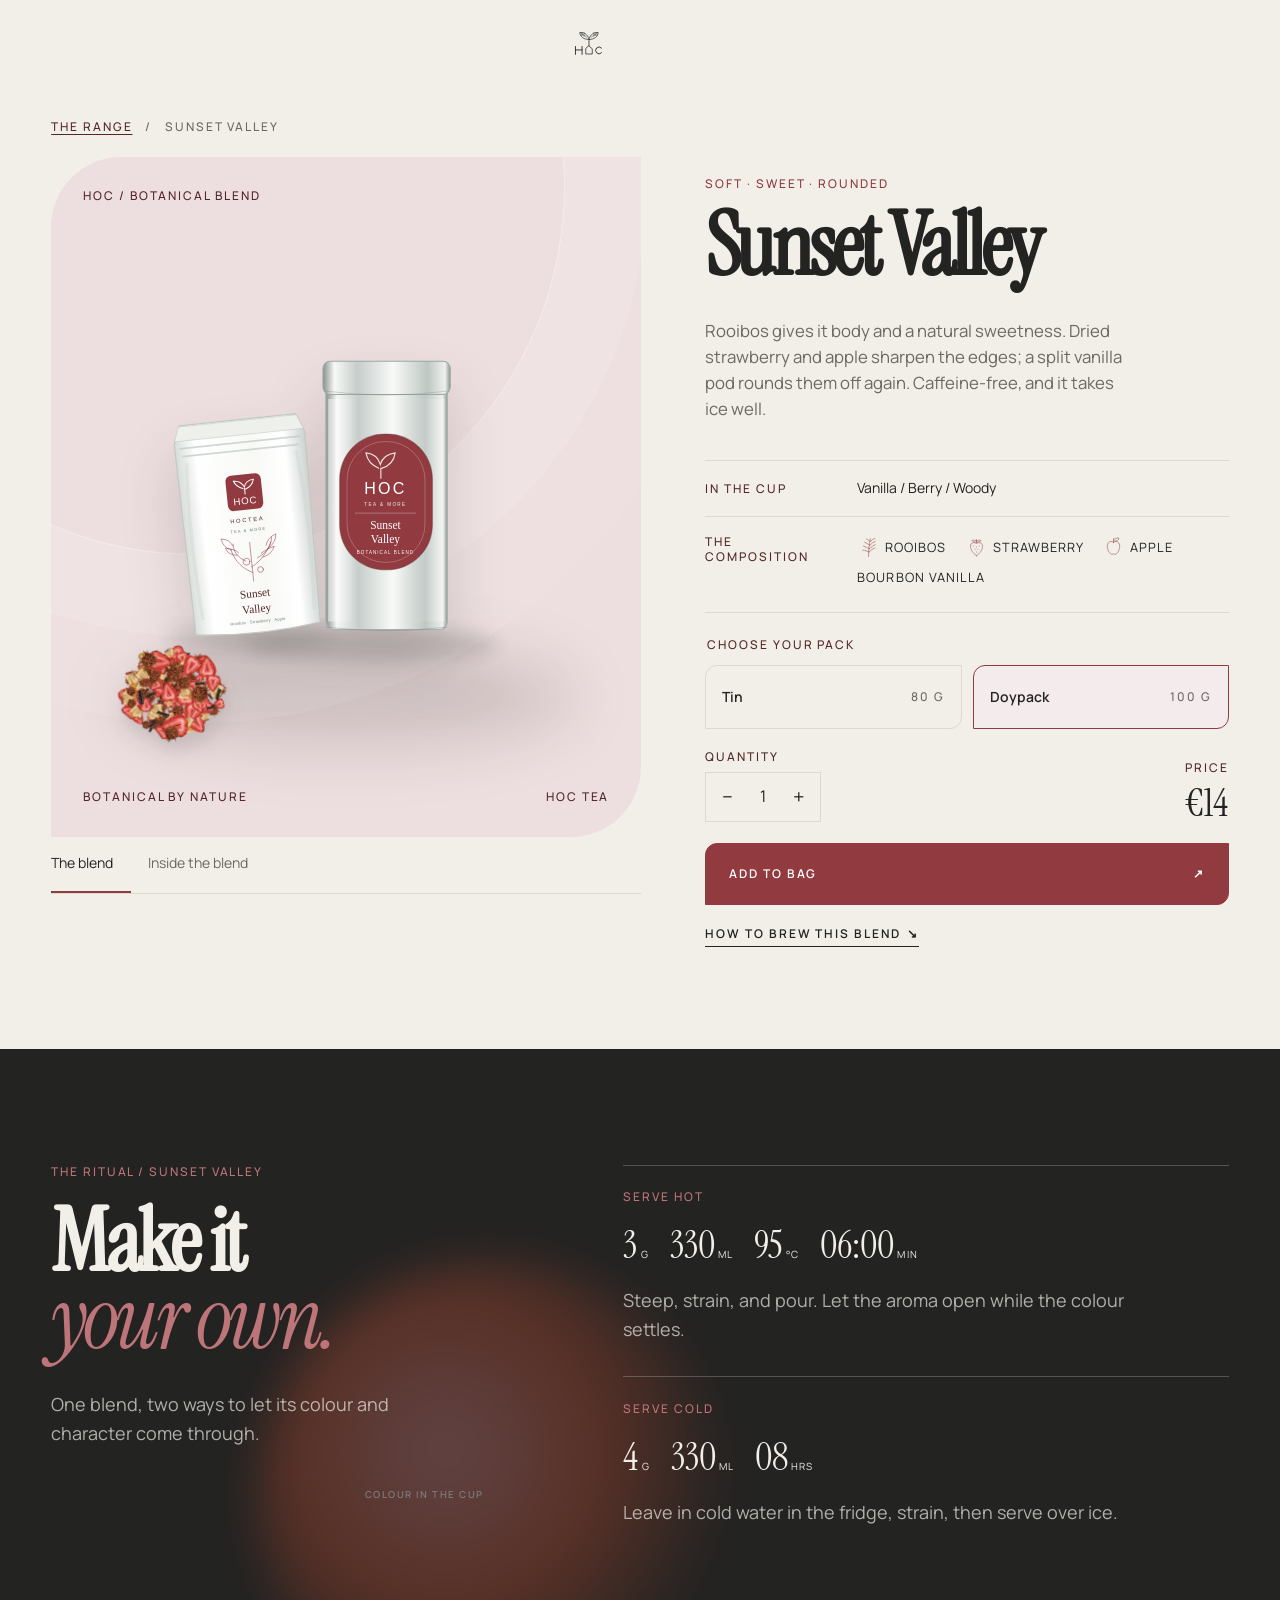
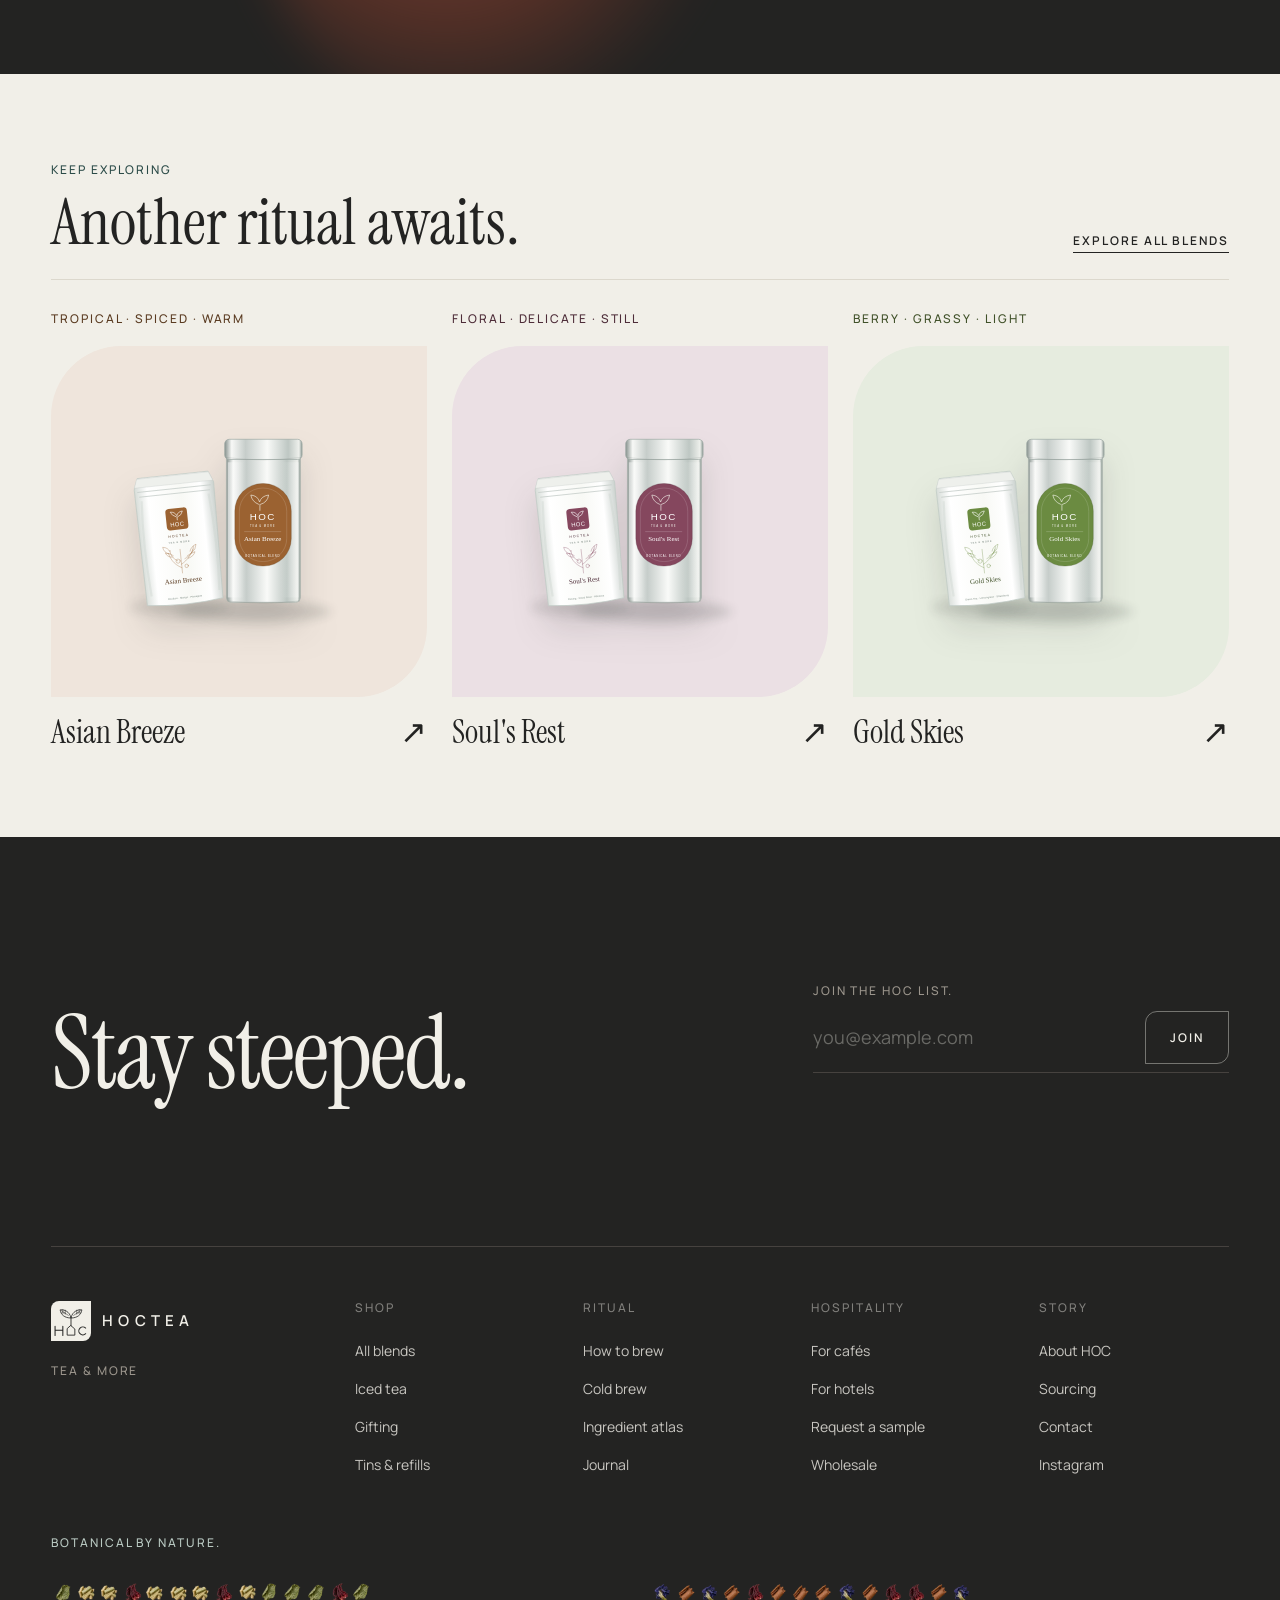
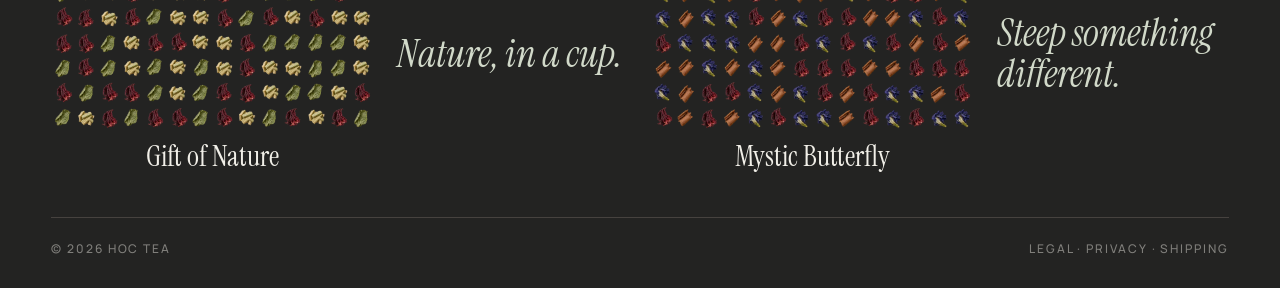
<file: products/sunset-valley/index.html>
<!doctype html>
<html lang="en">
<head>
<meta charset="utf-8">
<meta name="viewport" content="width=device-width, initial-scale=1, viewport-fit=cover">
<title>Sunset Valley — HOC Tea</title>
<meta name="description" content="Soft · Sweet · Rounded. Rooibos, Strawberry, Apple, Bourbon Vanilla. Discover Sunset Valley, how it tastes and how to brew it.">
<meta name="theme-color" content="#232322">
<link rel="preconnect" href="https://fonts.googleapis.com">
<link rel="preconnect" href="https://fonts.gstatic.com" crossorigin>
<link href="https://fonts.googleapis.com/css2?family=Instrument+Serif:ital@0;1&family=Manrope:wght@400;500;600&display=swap" rel="stylesheet">
<link rel="stylesheet" href="../../assets/css/hoc-core.css?v=9dc81688f6">
<link rel="stylesheet" href="../../assets/css/hoc-sections.css?v=5f044bbfbe">
<script>window.HOC = { assetBase: '../../' };</script>
<script>document.documentElement.classList.add('hoc-js');</script>
</head>
<body class="template-product">

  <a class="hoc-skip" href="../../#main">Skip to content</a>

  <header class="hoc-header" data-theme-mode="light" data-hoc="header">
    <div class="hoc-header__inner">
      <nav class="hoc-header__nav hoc-header__nav--start" aria-label="Primary">
        <a class="hoc-navlink" href="../../#range">Shop</a>
        <a class="hoc-navlink" href="../../#blends">Blends</a>
        <a class="hoc-navlink" href="../../#ritual">Ritual</a>
      </nav>

      <a class="hoc-header__brand hoc-lockup" href="../../#hero" aria-label="HOC Tea — home">
        <svg class="hoc-mark" viewBox="0 0 120 120" aria-hidden="true"><use href="#hoc-mark"></use></svg>
        <span class="hoc-lockup__word">Hoctea</span>
      </a>

      <nav class="hoc-header__nav hoc-header__nav--end" aria-label="Secondary">
        <a class="hoc-navlink" href="../../#hospitality">Horeca</a>
        <a class="hoc-navlink" href="../../#range">Search</a>
        <a class="hoc-navlink" href="../../#newsletter">Account</a>
        <button class="hoc-navlink hoc-bag" data-hoc="bag-open" aria-haspopup="dialog">
          Bag (<span class="hoc-bag__count" data-hoc="bag-count">0</span>)
        </button>
        <button class="hoc-burger" data-hoc="menu-toggle" aria-expanded="false"
                aria-controls="hoc-menu" aria-label="Menu"><span></span></button>
      </nav>
    </div>
  </header>

  <div class="hoc-menu" id="hoc-menu" data-hoc="menu" hidden>
    <nav class="hoc-menu__list" aria-label="Mobile">
      <a class="hoc-menu__link" href="../../#range">Shop</a>
      <a class="hoc-menu__link" href="../../#blends">Blends</a>
      <a class="hoc-menu__link" href="../../#ritual">Ritual</a>
      <a class="hoc-menu__link" href="../../#hospitality">Horeca</a>
    </nav>
    <div class="hoc-menu__foot hoc-micro">
      <a href="../../#newsletter">Account</a>
      <a href="../../#newsletter">Instagram</a>
      <a href="../../#newsletter">EN / TR</a>
    </div>
  </div>
<main id="main">
  <section class="hoc-section hoc-pdp" data-header-theme="dark" data-hoc="product-detail" style="--accent:#913B41;--accent-2:#BD7579;--accent-wash:#EDDEDF;--accent-ink:#542629;--liquid:#A8462F">
    <div class="hoc-wrap">
      <nav class="hoc-pdp__crumb hoc-micro" aria-label="Breadcrumb"><a href="../../#range">The range</a><span aria-hidden="true">/</span><span aria-current="page">Sunset Valley</span></nav>
      <div class="hoc-pdp__grid">
        <div class="hoc-pdp__gallery">
          <div class="hoc-pdp__stage hoc-shape--lg" data-pdp-stage>
            <div class="hoc-pdp__stage-label hoc-micro">HOC / BOTANICAL BLEND</div>
            <div class="hoc-pdp__scene" data-pdp-scene="pack">
              <img class="hoc-pdp__pack-image" src="../../assets/img/pack-duo-sunset-valley.svg?v=2b1dcef6f1" width="700" height="640" alt="Sunset Valley tin and doypack" fetchpriority="high" decoding="async">
              <span class="hoc-pdp__raw-peek" aria-hidden="true"><img
        src="../../assets/img/pile-sunset-valley.webp?v=7d27b155a1"
        srcset="../../assets/img/pile-sunset-valley-420.webp?v=864ba5d17c 420w, ../../assets/img/pile-sunset-valley-640.webp?v=b6e6c095d3 640w, ../../assets/img/pile-sunset-valley-900.webp?v=7d27b155a1 900w"
        sizes="12vw"
        width="640" height="640"
        alt=""
        loading="lazy" decoding="async"></span>
            </div>
            <div class="hoc-pdp__scene hoc-pdp__scene--raw" data-pdp-scene="raw" hidden><img
        src="../../assets/img/pile-sunset-valley.webp?v=7d27b155a1"
        srcset="../../assets/img/pile-sunset-valley-420.webp?v=864ba5d17c 420w, ../../assets/img/pile-sunset-valley-640.webp?v=b6e6c095d3 640w, ../../assets/img/pile-sunset-valley-900.webp?v=7d27b155a1 900w"
        sizes="(max-width: 767px) 84vw, 42vw"
        width="640" height="640"
        alt="Loose Sunset Valley blend: Rooibos, Strawberry, Apple, Bourbon Vanilla"
        loading="lazy" decoding="async"></div>
            <div class="hoc-pdp__stage-foot hoc-micro"><span>BOTANICAL BY NATURE</span><span>HOC TEA</span></div>
          </div>
          <div class="hoc-pdp__gallery-nav" role="group" aria-label="Product views">
            <button type="button" class="hoc-pdp__view is-active" data-pdp-view="pack" aria-pressed="true">The blend</button>
            <button type="button" class="hoc-pdp__view" data-pdp-view="raw" aria-pressed="false">Inside the blend</button>
          </div>
        </div>
        <div class="hoc-pdp__info">
          <p class="hoc-micro hoc-micro--accent">Soft · Sweet · Rounded</p>
          <h1 class="hoc-pdp__title">Sunset Valley</h1>
          <p class="hoc-pdp__lede">Rooibos gives it body and a natural sweetness. Dried strawberry and apple sharpen the edges; a split vanilla pod rounds them off again. Caffeine-free, and it takes ice well.</p>
          <div class="hoc-pdp__taste"><span class="hoc-micro">IN THE CUP</span><p>Vanilla  /  Berry  /  Woody</p></div>
          <div class="hoc-pdp__ingredients"><p class="hoc-micro">THE COMPOSITION</p><ul><li><svg class="hoc-bot" viewBox="0 0 100 100" aria-hidden="true"><use href="#b-rooibos"></use></svg><span>Rooibos</span></li><li><svg class="hoc-bot" viewBox="0 0 100 100" aria-hidden="true"><use href="#b-strawberry"></use></svg><span>Strawberry</span></li><li><svg class="hoc-bot" viewBox="0 0 100 100" aria-hidden="true"><use href="#b-apple"></use></svg><span>Apple</span></li><li><span>Bourbon Vanilla</span></li></ul></div>
          <form class="hoc-pdp__form" data-pdp-form action="../../#range">
            <fieldset class="hoc-pdp__packaging"><legend class="hoc-micro">CHOOSE YOUR PACK</legend>
              <label class="hoc-pdp__option"><input type="radio" name="pack-sunset-valley" value="tin" data-pdp-variant data-price="€18" ><span class="hoc-pdp__option-label">Tin</span><span class="hoc-micro">80 g</span></label><label class="hoc-pdp__option"><input type="radio" name="pack-sunset-valley" value="doypack" data-pdp-variant data-price="€14" checked><span class="hoc-pdp__option-label">Doypack</span><span class="hoc-micro">100 g</span></label>
            </fieldset>
            <div class="hoc-pdp__purchase"><div class="hoc-pdp__qty"><label class="hoc-micro" for="qty-sunset-valley">QUANTITY</label><div class="hoc-pdp__qty-control"><button type="button" data-pdp-qty="-1" aria-label="Decrease quantity">−</button><input id="qty-sunset-valley" name="quantity" type="number" min="1" max="99" step="1" value="1" inputmode="numeric"><button type="button" data-pdp-qty="1" aria-label="Increase quantity">+</button></div></div><div class="hoc-pdp__price"><span class="hoc-micro">PRICE</span><strong data-pdp-price>€14</strong></div></div>
            <button class="hoc-btn hoc-btn--solid hoc-pdp__add" type="button" data-hoc="add" data-blend="sunset-valley">Add to bag <span aria-hidden="true">↗</span></button>
          </form>
          <a class="hoc-pdp__ritual-link hoc-link" href="#product-ritual">How to brew this blend <span aria-hidden="true">↘</span></a>
        </div>
      </div>
    </div>
  </section>
  <section class="hoc-section hoc-pdp-ritual" id="product-ritual" data-header-theme="light" style="--accent:#913B41;--accent-2:#BD7579;--accent-wash:#EDDEDF;--accent-ink:#542629;--liquid:#A8462F">
    <div class="hoc-wrap hoc-pdp-ritual__inner">
      <div class="hoc-pdp-ritual__intro"><p class="hoc-micro">THE RITUAL / SUNSET VALLEY</p><h2>Make it<br><em>your own.</em></h2><p>One blend, two ways to let its colour and character come through.</p></div>
      <div class="hoc-pdp-ritual__recipes">
        <div class="hoc-pdp-ritual__recipe"><p class="hoc-micro">SERVE HOT</p><div><span>3<small>G</small></span><span>330<small>ML</small></span><span>95<small>°C</small></span><span>06:00<small>MIN</small></span></div><p>Steep, strain, and pour. Let the aroma open while the colour settles.</p></div>
        <div class="hoc-pdp-ritual__recipe"><p class="hoc-micro">SERVE COLD</p><div><span>4<small>G</small></span><span>330<small>ML</small></span><span>08<small>HRS</small></span></div><p>Leave in cold water in the fridge, strain, then serve over ice.</p></div>
      </div>
      <div class="hoc-pdp-ritual__colour" aria-hidden="true"><span></span><p>COLOUR IN THE CUP</p></div>
    </div>
  </section>
  <section class="hoc-section hoc-pdp-related" data-header-theme="dark"><div class="hoc-wrap"><div class="hoc-pdp-related__head"><div><p class="hoc-micro">KEEP EXPLORING</p><h2>Another ritual awaits.</h2></div><a class="hoc-link" href="../../#range">Explore all blends</a></div><div class="hoc-pdp-related__grid"><a class="hoc-pdp-related__item" href="../../products/asian-breeze/" style="--accent:#9B6231;--accent-2:#C6966C;--accent-wash:#EFE5DC;--accent-ink:#5A3B21;--liquid:#B4682A"><span class="hoc-micro">Tropical · Spiced · Warm</span><span class="hoc-pdp-related__media"><img class="" src="../../assets/img/pack-duo-asian-breeze.svg?v=5d4d95d2a2" width="700" height="640" alt="Asian Breeze tin and doypack" loading="lazy" decoding="async"></span><span class="hoc-pdp-related__name">Asian Breeze <span aria-hidden="true">↗</span></span></a><a class="hoc-pdp-related__item" href="../../products/souls-rest/" style="--accent:#85475E;--accent-2:#B37F92;--accent-wash:#EBE0E4;--accent-ink:#4E2D39;--liquid:#9E4A5E"><span class="hoc-micro">Floral · Delicate · Still</span><span class="hoc-pdp-related__media"><img class="" src="../../assets/img/pack-duo-souls-rest.svg?v=c3922076d9" width="700" height="640" alt="Soul's Rest tin and doypack" loading="lazy" decoding="async"></span><span class="hoc-pdp-related__name">Soul's Rest <span aria-hidden="true">↗</span></span></a><a class="hoc-pdp-related__item" href="../../products/gold-skies/" style="--accent:#6B8B41;--accent-2:#9DB87A;--accent-wash:#E6ECDF;--accent-ink:#405129;--liquid:#6E8A3F"><span class="hoc-micro">Berry · Grassy · Light</span><span class="hoc-pdp-related__media"><img class="" src="../../assets/img/pack-duo-gold-skies.svg?v=8f92f4b204" width="700" height="640" alt="Gold Skies tin and doypack" loading="lazy" decoding="async"></span><span class="hoc-pdp-related__name">Gold Skies <span aria-hidden="true">↗</span></span></a></div></div></section>
</main>

    <section class="hoc-section hoc-news" id="newsletter" data-theme="ink"
             data-header-theme="light">
      <div class="hoc-wrap hoc-pad">
        <div class="hoc-news__inner">
          <h2 class="hoc-display-xl" data-split="lines">Stay steeped.</h2>
          <form class="hoc-news__form" data-hoc="newsletter" novalidate>
            <label class="hoc-micro" for="hoc-email">Join the HOC list.</label>
            <div class="hoc-news__field">
              <input id="hoc-email" name="email" type="email" autocomplete="email"
                     placeholder="you@example.com" required>
              <button class="hoc-btn" type="submit">Join</button>
            </div>
            <p class="hoc-news__msg hoc-micro" data-hoc="newsletter-msg" role="status"></p>
          </form>
        </div>
      </div>
    </section>

    <footer class="hoc-section hoc-footer" id="footer" data-theme="ink" data-header-theme="light">
      <div class="hoc-wrap">
        <div class="hoc-footer__grid">
          <div class="hoc-footer__brand">
            <a class="hoc-lockup" href="../../#hero" aria-label="HOC Tea — home">
              <svg class="hoc-mark" viewBox="0 0 120 120" aria-hidden="true"><use href="#hoc-mark"></use></svg>
              <span class="hoc-lockup__word">Hoctea</span>
            </a>
            <p class="hoc-micro hoc-footer__tag">Tea &amp; More</p>
          </div>

          <nav class="hoc-footer__col" aria-label="Shop">
            <p class="hoc-micro hoc-footer__h">Shop</p>
            <ul><li><a href="../../#range">All blends</a></li><li><a href="../../#range">Iced tea</a></li><li><a href="../../#range">Gifting</a></li><li><a href="../../#range">Tins &amp; refills</a></li></ul>
          </nav>
          <nav class="hoc-footer__col" aria-label="Ritual">
            <p class="hoc-micro hoc-footer__h">Ritual</p>
            <ul><li><a href="../../#range">How to brew</a></li><li><a href="../../#range">Cold brew</a></li><li><a href="../../#range">Ingredient atlas</a></li><li><a href="../../#range">Journal</a></li></ul>
          </nav>
          <nav class="hoc-footer__col" aria-label="Hospitality">
            <p class="hoc-micro hoc-footer__h">Hospitality</p>
            <ul><li><a href="../../#range">For cafés</a></li><li><a href="../../#range">For hotels</a></li><li><a href="../../#range">Request a sample</a></li><li><a href="../../#range">Wholesale</a></li></ul>
          </nav>
          <nav class="hoc-footer__col" aria-label="Story">
            <p class="hoc-micro hoc-footer__h">Story</p>
            <ul><li><a href="../../#range">About HOC</a></li><li><a href="../../#range">Sourcing</a></li><li><a href="../../#range">Contact</a></li><li><a href="../../#range">Instagram</a></li></ul>
          </nav>
        </div>

        <div class="hoc-current" data-hoc="footer-current" data-atlas="../../assets/img/botanical-atlas-petals.webp?v=d1b16089cf" aria-label="The HOC botanical collection">
          <div class="hoc-current__head hoc-micro">
            <p>Botanical by nature.</p>
            <button class="hoc-current__pause" type="button" data-current-pause aria-pressed="false" hidden>Pause flow</button>
          </div>
          <div class="hoc-current__viewport">
            <ul class="hoc-current__track">
              <li class="hoc-current__item" data-ingredients="Hibiscus|Mint Leaf|Lemongrass" data-seed="gift-of-nature">
                <a class="hoc-current__blend" href="../../products/gift-of-nature/">
                  <span class="hoc-current__media"><img
        src="../../assets/img/pile-gift-of-nature.webp?v=ecd68be307"
        srcset="../../assets/img/pile-gift-of-nature-420.webp?v=6c2828f4b4 420w, ../../assets/img/pile-gift-of-nature-640.webp?v=566a571770 640w, ../../assets/img/pile-gift-of-nature-900.webp?v=ecd68be307 900w"
        sizes="(max-width: 699px) 180px, 230px"
        width="640" height="640"
        alt=""
        loading="lazy" decoding="async"></span>
                  <span class="hoc-current__name">Gift of Nature</span>
                </a>
                <p class="hoc-current__saying">Nature, in a cup.</p>
              </li><li class="hoc-current__item" data-ingredients="Butterfly Pea Flower|Hibiscus|Cinnamon Stick" data-seed="mystic-butterfly">
                <a class="hoc-current__blend" href="../../products/mystic-butterfly/">
                  <span class="hoc-current__media"><img
        src="../../assets/img/pile-mystic-butterfly.webp?v=42630e2230"
        srcset="../../assets/img/pile-mystic-butterfly-420.webp?v=8edc1d8317 420w, ../../assets/img/pile-mystic-butterfly-640.webp?v=42e47a9c87 640w, ../../assets/img/pile-mystic-butterfly-900.webp?v=42630e2230 900w"
        sizes="(max-width: 699px) 180px, 230px"
        width="640" height="640"
        alt=""
        loading="lazy" decoding="async"></span>
                  <span class="hoc-current__name">Mystic Butterfly</span>
                </a>
                <p class="hoc-current__saying">Steep something different.</p>
              </li><li class="hoc-current__item" data-ingredients="Mango|Pineapple|Lemongrass|Butterfly Pea Flower" data-seed="mesmerize">
                <a class="hoc-current__blend" href="../../products/mesmerize/">
                  <span class="hoc-current__media"><img
        src="../../assets/img/pile-mesmerize.webp?v=3c16522329"
        srcset="../../assets/img/pile-mesmerize-420.webp?v=a94291ca96 420w, ../../assets/img/pile-mesmerize-640.webp?v=c556801266 640w, ../../assets/img/pile-mesmerize-900.webp?v=3c16522329 900w"
        sizes="(max-width: 699px) 180px, 230px"
        width="640" height="640"
        alt=""
        loading="lazy" decoding="async"></span>
                  <span class="hoc-current__name">Mesmerize</span>
                </a>
                <p class="hoc-current__saying">A ritual of your own.</p>
              </li><li class="hoc-current__item" data-ingredients="Rooibos|Strawberry|Apple|Bourbon Vanilla" data-seed="sunset-valley">
                <a class="hoc-current__blend" href="../../products/sunset-valley/">
                  <span class="hoc-current__media"><img
        src="../../assets/img/pile-sunset-valley.webp?v=7d27b155a1"
        srcset="../../assets/img/pile-sunset-valley-420.webp?v=864ba5d17c 420w, ../../assets/img/pile-sunset-valley-640.webp?v=b6e6c095d3 640w, ../../assets/img/pile-sunset-valley-900.webp?v=7d27b155a1 900w"
        sizes="(max-width: 699px) 180px, 230px"
        width="640" height="640"
        alt=""
        loading="lazy" decoding="async"></span>
                  <span class="hoc-current__name">Sunset Valley</span>
                </a>
                <p class="hoc-current__saying">Hot. Cold. HOC.</p>
              </li><li class="hoc-current__item" data-ingredients="Rooibos|Mango|Pineapple|Dried Ginger|Cinnamon Stick|Lemon Peel" data-seed="asian-breeze">
                <a class="hoc-current__blend" href="../../products/asian-breeze/">
                  <span class="hoc-current__media"><img
        src="../../assets/img/pile-asian-breeze.webp?v=751eab5773"
        srcset="../../assets/img/pile-asian-breeze-420.webp?v=124948781e 420w, ../../assets/img/pile-asian-breeze-640.webp?v=1bc66cf35b 640w, ../../assets/img/pile-asian-breeze-900.webp?v=751eab5773 900w"
        sizes="(max-width: 699px) 180px, 230px"
        width="640" height="640"
        alt=""
        loading="lazy" decoding="async"></span>
                  <span class="hoc-current__name">Asian Breeze</span>
                </a>
                <p class="hoc-current__saying">Colour your everyday.</p>
              </li><li class="hoc-current__item" data-ingredients="Oolong|Dried Rose|Hibiscus|Chamomile" data-seed="souls-rest">
                <a class="hoc-current__blend" href="../../products/souls-rest/">
                  <span class="hoc-current__media"><img
        src="../../assets/img/pile-souls-rest.webp?v=c03384b3da"
        srcset="../../assets/img/pile-souls-rest-420.webp?v=86b7b7a791 420w, ../../assets/img/pile-souls-rest-640.webp?v=3a8ae868c1 640w, ../../assets/img/pile-souls-rest-900.webp?v=c03384b3da 900w"
        sizes="(max-width: 699px) 180px, 230px"
        width="640" height="640"
        alt=""
        loading="lazy" decoding="async"></span>
                  <span class="hoc-current__name">Soul's Rest</span>
                </a>
                <p class="hoc-current__saying">Let nature flow.</p>
              </li><li class="hoc-current__item" data-ingredients="Green Tea|Lemongrass|Strawberry|Blackberry|Butterfly Pea Flower" data-seed="gold-skies">
                <a class="hoc-current__blend" href="../../products/gold-skies/">
                  <span class="hoc-current__media"><img
        src="../../assets/img/pile-gold-skies.webp?v=19c950d00d"
        srcset="../../assets/img/pile-gold-skies-420.webp?v=37b6445498 420w, ../../assets/img/pile-gold-skies-640.webp?v=113e82a796 640w, ../../assets/img/pile-gold-skies-900.webp?v=19c950d00d 900w"
        sizes="(max-width: 699px) 180px, 230px"
        width="640" height="640"
        alt=""
        loading="lazy" decoding="async"></span>
                  <span class="hoc-current__name">Gold Skies</span>
                </a>
                <p class="hoc-current__saying">Nature, in a cup.</p>
              </li><li class="hoc-current__item" data-ingredients="Jasmine|Pineapple|Hibiscus|White Tea|Cinnamon Stick" data-seed="pink-moon">
                <a class="hoc-current__blend" href="../../products/pink-moon/">
                  <span class="hoc-current__media"><img
        src="../../assets/img/pile-pink-moon.webp?v=0eb61fd2c5"
        srcset="../../assets/img/pile-pink-moon-420.webp?v=22166d043d 420w, ../../assets/img/pile-pink-moon-640.webp?v=a0f375b76f 640w, ../../assets/img/pile-pink-moon-900.webp?v=0eb61fd2c5 900w"
        sizes="(max-width: 699px) 180px, 230px"
        width="640" height="640"
        alt=""
        loading="lazy" decoding="async"></span>
                  <span class="hoc-current__name">Pink Moon</span>
                </a>
                <p class="hoc-current__saying">Steep something different.</p>
              </li><li class="hoc-current__item" data-ingredients="Jasmine|Chamomile|Lavender|Lemon Balm" data-seed="innerbloom">
                <a class="hoc-current__blend" href="../../products/innerbloom/">
                  <span class="hoc-current__media"><img
        src="../../assets/img/pile-innerbloom.webp?v=5feecddc57"
        srcset="../../assets/img/pile-innerbloom-420.webp?v=0d6bb9040d 420w, ../../assets/img/pile-innerbloom-640.webp?v=e09cdf4c2a 640w, ../../assets/img/pile-innerbloom-900.webp?v=5feecddc57 900w"
        sizes="(max-width: 699px) 180px, 230px"
        width="640" height="640"
        alt=""
        loading="lazy" decoding="async"></span>
                  <span class="hoc-current__name">Innerbloom</span>
                </a>
                <p class="hoc-current__saying">A ritual of your own.</p>
              </li><li class="hoc-current__item" data-ingredients="Strawberry|White Tea|Lemon Peel|Apple|Mango|Cinnamon Stick" data-seed="white-tea-melody">
                <a class="hoc-current__blend" href="../../products/white-tea-melody/">
                  <span class="hoc-current__media"><img
        src="../../assets/img/pile-white-tea-melody.webp?v=aacaaa13e7"
        srcset="../../assets/img/pile-white-tea-melody-420.webp?v=04be5cf67c 420w, ../../assets/img/pile-white-tea-melody-640.webp?v=0e9a3ecb80 640w, ../../assets/img/pile-white-tea-melody-900.webp?v=aacaaa13e7 900w"
        sizes="(max-width: 699px) 180px, 230px"
        width="640" height="640"
        alt=""
        loading="lazy" decoding="async"></span>
                  <span class="hoc-current__name">White Tea Melody</span>
                </a>
                <p class="hoc-current__saying">Hot. Cold. HOC.</p>
              </li><li class="hoc-current__item" data-ingredients="Passionflower|Apple|Lemongrass|Hibiscus|Blackberry" data-seed="reflection">
                <a class="hoc-current__blend" href="../../products/reflection/">
                  <span class="hoc-current__media"><img
        src="../../assets/img/pile-reflection.webp?v=409dec8773"
        srcset="../../assets/img/pile-reflection-420.webp?v=89dd859883 420w, ../../assets/img/pile-reflection-640.webp?v=ad648beffc 640w, ../../assets/img/pile-reflection-900.webp?v=409dec8773 900w"
        sizes="(max-width: 699px) 180px, 230px"
        width="640" height="640"
        alt=""
        loading="lazy" decoding="async"></span>
                  <span class="hoc-current__name">Reflection</span>
                </a>
                <p class="hoc-current__saying">Colour your everyday.</p>
              </li><li class="hoc-current__item" data-ingredients="Rooibos|Mate|Fresh Ginger|Strawberry|Orange Peel" data-seed="winter-tale">
                <a class="hoc-current__blend" href="../../products/winter-tale/">
                  <span class="hoc-current__media"><img
        src="../../assets/img/pile-winter-tale.webp?v=f223005500"
        srcset="../../assets/img/pile-winter-tale-420.webp?v=eccb94b7c0 420w, ../../assets/img/pile-winter-tale-640.webp?v=bbcdfa4990 640w, ../../assets/img/pile-winter-tale-900.webp?v=f223005500 900w"
        sizes="(max-width: 699px) 180px, 230px"
        width="640" height="640"
        alt=""
        loading="lazy" decoding="async"></span>
                  <span class="hoc-current__name">Winter Tale</span>
                </a>
                <p class="hoc-current__saying">Let nature flow.</p>
              </li><li class="hoc-current__item" data-ingredients="Apple|Mango|Rosehip|Fennel|Passionflower" data-seed="wintertide">
                <a class="hoc-current__blend" href="../../products/wintertide/">
                  <span class="hoc-current__media"><img
        src="../../assets/img/pile-wintertide.webp?v=b255bb89fb"
        srcset="../../assets/img/pile-wintertide-420.webp?v=50593f5f81 420w, ../../assets/img/pile-wintertide-640.webp?v=904b4d17e4 640w, ../../assets/img/pile-wintertide-900.webp?v=b255bb89fb 900w"
        sizes="(max-width: 699px) 180px, 230px"
        width="640" height="640"
        alt=""
        loading="lazy" decoding="async"></span>
                  <span class="hoc-current__name">Wintertide</span>
                </a>
                <p class="hoc-current__saying">Nature, in a cup.</p>
              </li><li class="hoc-current__item" data-ingredients="Apple|Cinnamon Stick|Hibiscus|Orange Peel" data-seed="bloomera">
                <a class="hoc-current__blend" href="../../products/bloomera/">
                  <span class="hoc-current__media"><img
        src="../../assets/img/pile-bloomera.webp?v=9e0e81fef8"
        srcset="../../assets/img/pile-bloomera-420.webp?v=d39bb382ac 420w, ../../assets/img/pile-bloomera-640.webp?v=17962d92d0 640w, ../../assets/img/pile-bloomera-900.webp?v=9e0e81fef8 900w"
        sizes="(max-width: 699px) 180px, 230px"
        width="640" height="640"
        alt=""
        loading="lazy" decoding="async"></span>
                  <span class="hoc-current__name">Bloomera</span>
                </a>
                <p class="hoc-current__saying">Steep something different.</p>
              </li>
            </ul>
          </div>
        </div>

        <div class="hoc-footer__legal hoc-micro">
          <p>&copy; 2026 HOC Tea</p>
          <p><a href="../../#newsletter">Legal</a> · <a href="../../#newsletter">Privacy</a> · <a href="../../#newsletter">Shipping</a></p>
        </div>
      </div>
    </footer>

  <div class="hoc-drawer" data-hoc="drawer" role="dialog" aria-modal="true"
       aria-label="Bag" hidden>
    <div class="hoc-drawer__scrim" data-hoc="drawer-close"></div>
    <div class="hoc-drawer__panel">
      <header class="hoc-drawer__head">
        <p class="hoc-micro">Your bag (<span data-hoc="bag-count">0</span>)</p>
        <button class="hoc-link" data-hoc="drawer-close">Close</button>
      </header>
      <div class="hoc-drawer__body" data-hoc="drawer-items">
        <p class="hoc-drawer__empty hoc-body">Nothing steeping yet.</p>
      </div>
      <footer class="hoc-drawer__foot">
        <div class="hoc-drawer__total hoc-micro">
          <span>Subtotal</span><span data-hoc="bag-total">€0</span>
        </div>
        <button class="hoc-btn hoc-btn--solid" data-hoc="checkout">Checkout</button>
      </footer>
    </div>
  </div>
<svg width="0" height="0" style="position:absolute" aria-hidden="true"><symbol id="hoc-mark" viewBox="0 0 120 120">
  <!-- HOC mark, traced from Logo/black-png.png.

       Plate: 120x120. Top-left and bottom-right rounded at 24 (20% of the
       side); top-right and bottom-left square. That asymmetry is the brand
       shape primitive reused across media frames, the cart drawer and CTAs (§4).

       Letter geometry is measured, not eyeballed: H stems sit at x 12.2 / 35.5,
       the tag runs x 48.5-71.5, the C is r12 about (95.5, 89.7), and every one
       of them spans y 75.7-103.7. -->
  <path class="hoc-mark__plate"
        d="M24 0 H120 V96 A24 24 0 0 1 96 120 H0 V24 A24 24 0 0 1 24 0 Z"
        fill="currentColor"/>
  <g class="hoc-mark__art" fill="none" stroke="var(--hoc-mark-ink, #F1EFE8)"
     stroke-linecap="round" stroke-linejoin="round">
    <!-- sprout: two leaves meeting at the stem head -->
    <g stroke-width="2.4">
      <path d="M59 51 C41 51 29 41 27.5 26.5 C42 25 55 33 59 47 Z"/>
      <path d="M61 51 C79 51 91 41 92.5 26.5 C78 25 65 33 61 47 Z"/>
    </g>
    <g stroke-width="1.5">
      <path d="M31 29 L52 43"/>
      <path d="M35.5 26 L35.5 35"/>
      <path d="M43 27.5 L43 39.5"/>
      <path d="M31.5 36 L41 36"/>
      <path d="M89 29 L68 43"/>
      <path d="M84.5 26 L84.5 35"/>
      <path d="M77 27.5 L77 39.5"/>
      <path d="M88.5 36 L79 36"/>
    </g>
    <!-- stem into the tag -->
    <path d="M60 51 V74" stroke-width="2.6"/>
    <!-- tag: the O of HOC -->
    <path d="M60 74.2 L71.5 84 V102.4 H48.5 V84 Z" stroke-width="2.6"/>
    <!-- H -->
    <path d="M12.2 75.7 V103.7 M12.2 88 H35.5 M35.5 75.7 V103.7" stroke-width="3.1"/>
    <!-- C -->
    <path d="M104 81.2 A12 12 0 1 0 104 98.2" stroke-width="3.1"/>
  </g>
</symbol></svg><svg xmlns="http://www.w3.org/2000/svg" style="display:none" aria-hidden="true">
<!-- ==========================================================================
     HOC TEA — botanical sprite.

     Single-stroke line art in the packaging illustration language. Every shape
     is an open or closed <path> with no fill, so GSAP DrawSVG can draw it on
     (§16, §22). viewBox is 100x100 for all symbols; stroke-width is set by the
     consumer via CSS so the same drawing works at 40px and at 400px.

     Production note §50: these are authored, not traced. When the packaging
     vectors arrive as AI/PDF, swap the <path> data — the ids and viewBox are
     the contract and nothing else has to change.
     ========================================================================== -->

<defs>
  <g id="b-petal-hibiscus">
    <path d="M50 50 C41 43 37 31 41 22 C44 15 56 15 59 22 C63 31 59 43 50 50 Z"/>
  </g>
</defs>

<symbol id="b-hibiscus" viewBox="0 0 100 100">
  <g fill="none" stroke="currentColor" stroke-linecap="round" stroke-linejoin="round">
    <use href="#b-petal-hibiscus" transform="rotate(0 50 50)"/>
    <use href="#b-petal-hibiscus" transform="rotate(72 50 50)"/>
    <use href="#b-petal-hibiscus" transform="rotate(144 50 50)"/>
    <use href="#b-petal-hibiscus" transform="rotate(216 50 50)"/>
    <use href="#b-petal-hibiscus" transform="rotate(288 50 50)"/>
    <!-- the long protruding staminal column hibiscus is known for -->
    <path d="M50 50 C56 61 61 70 65 79"/>
    <circle cx="66" cy="82" r="2"/>
    <circle cx="60.5" cy="72.5" r="1.5"/>
    <circle cx="70" cy="77" r="1.5"/>
    <circle cx="50" cy="50" r="3.4"/>
  </g>
</symbol>

<symbol id="b-mint" viewBox="0 0 100 100">
  <g fill="none" stroke="currentColor" stroke-linecap="round" stroke-linejoin="round">
    <path d="M50 92 C50 74 50 46 50 16"/>
    <path d="M50 68 C40 68 30 62 26 51 C36 47 47 53 50 62 Z"/>
    <path d="M50 68 C60 68 70 62 74 51 C64 47 53 53 50 62 Z"/>
    <path d="M50 46 C42 46 33 41 29 32 C38 28 47 33 50 41 Z"/>
    <path d="M50 46 C58 46 67 41 71 32 C62 28 53 33 50 41 Z"/>
    <path d="M50 27 C44 27 38 23 35 17 C42 14 48 18 50 23 Z"/>
    <path d="M50 27 C56 27 62 23 65 17 C58 14 52 18 50 23 Z"/>
    <path d="M33 53 l14 8 M36 34 l12 7 M67 53 l-14 8 M64 34 l-12 7"/>
  </g>
</symbol>

<symbol id="b-lemongrass" viewBox="0 0 100 100">
  <g fill="none" stroke="currentColor" stroke-linecap="round" stroke-linejoin="round">
    <path d="M46 94 C40 70 30 46 12 26 C34 36 46 60 50 88"/>
    <path d="M50 94 C50 66 52 38 58 10 C62 40 58 70 54 94"/>
    <path d="M54 94 C62 72 74 50 92 32 C76 54 66 72 58 92"/>
    <path d="M48 94 C46 78 42 62 33 48"/>
    <path d="M44 90 h14"/>
  </g>
</symbol>

<symbol id="b-butterfly-pea" viewBox="0 0 100 100">
  <g fill="none" stroke="currentColor" stroke-linecap="round" stroke-linejoin="round">
    <!-- Clitoria ternatea: one broad fan-shaped standard petal that narrows to
         the calyx, with the keel folded out below it. -->
    <path d="M50 74 C29 70 15 55 16 38 C30 24 70 24 84 38 C85 55 71 70 50 74 Z"/>
    <path d="M50 74 C47 60 46 46 48 33 M50 74 C53 60 54 46 52 33"/>
    <path d="M26 33 C33 45 40 58 46 70 M74 33 C67 45 60 58 54 70"/>
    <path d="M36 27 C40 42 43 57 47 72 M64 27 C60 42 57 57 53 72"/>
    <!-- calyx + keel -->
    <path d="M50 74 L50 84"/>
    <path d="M43 82 C46 89 54 89 57 82"/>
    <path d="M50 88 L50 96"/>
  </g>
</symbol>

<symbol id="b-cinnamon" viewBox="0 0 100 100">
  <g fill="none" stroke="currentColor" stroke-linecap="round" stroke-linejoin="round">
    <!-- a quill, seen slightly from above so the roll is visible -->
    <path d="M36 22 L40 84 C40 89 44 92 50 92 C56 92 60 89 60 84 L64 22"/>
    <path d="M50 14 C58 14 64 17 64 21 C64 25 58 28 50 28 C42 28 36 25 36 21 C36 17 42 14 50 14 Z"/>
    <path d="M44 21 C45 18 49 17 53 18 C56 19 57 21 55 22 C53 23 51 22 51 21"/>
    <path d="M46 28 L48 86 M56 27 L54 86" stroke-opacity=".7"/>
  </g>
</symbol>

<symbol id="b-mango" viewBox="0 0 100 100">
  <g fill="none" stroke="currentColor" stroke-linecap="round" stroke-linejoin="round">
    <path d="M62 22 C40 22 22 40 22 60 C22 76 34 86 50 86 C70 86 84 68 84 46 C84 32 76 22 62 22 Z"/>
    <path d="M62 22 C58 30 54 42 54 56"/>
    <path d="M62 22 C66 16 72 12 80 11 C79 18 74 22 68 23"/>
    <path d="M62 22 L62 12"/>
  </g>
</symbol>

<symbol id="b-pineapple" viewBox="0 0 100 100">
  <g fill="none" stroke="currentColor" stroke-linecap="round" stroke-linejoin="round">
    <path d="M50 36 C34 36 26 48 26 62 C26 78 36 90 50 90 C64 90 74 78 74 62 C74 48 66 36 50 36 Z"/>
    <path d="M31 50 L69 74 M31 66 L60 86 M40 42 L74 62 M69 50 L31 74 M69 66 L40 86 M60 42 L26 62"/>
    <path d="M50 36 C50 26 46 16 40 10 C48 12 52 20 52 30"/>
    <path d="M50 36 C52 26 58 16 66 12 C64 22 58 30 52 34"/>
    <path d="M50 36 C46 28 42 22 34 18 C38 26 42 32 47 36"/>
  </g>
</symbol>

<symbol id="b-strawberry" viewBox="0 0 100 100">
  <g fill="none" stroke="currentColor" stroke-linecap="round" stroke-linejoin="round">
    <path d="M50 90 C32 78 24 62 24 48 C24 36 34 30 44 34 C47 35 49 36 50 38 C51 36 53 35 56 34 C66 30 76 36 76 48 C76 62 68 78 50 90 Z"/>
    <path d="M50 34 L50 20"/>
    <path d="M50 26 C44 22 36 21 30 24 C34 30 42 32 48 30"/>
    <path d="M50 26 C56 22 64 21 70 24 C66 30 58 32 52 30"/>
    <path d="M38 48 h.01 M50 52 h.01 M62 48 h.01 M44 62 h.01 M56 62 h.01 M50 74 h.01"
          stroke-linecap="round" stroke-width="3"/>
  </g>
</symbol>

<symbol id="b-apple" viewBox="0 0 100 100">
  <g fill="none" stroke="currentColor" stroke-linecap="round" stroke-linejoin="round">
    <path d="M50 32 C44 26 34 26 28 34 C20 44 22 62 32 76 C38 84 44 86 50 82 C56 86 62 84 68 76 C78 62 80 44 72 34 C66 26 56 26 50 32 Z"/>
    <path d="M50 32 L50 16"/>
    <path d="M50 22 C56 14 66 12 74 14 C72 24 62 28 54 26"/>
  </g>
</symbol>

<symbol id="b-lavender" viewBox="0 0 100 100">
  <g fill="none" stroke="currentColor" stroke-linecap="round" stroke-linejoin="round">
    <path d="M50 94 L50 44"/>
    <path d="M50 44 C43 42 40 36 43 31 C46 27 52 28 53 33"/>
    <path d="M50 34 C43 32 40 26 43 21 C46 17 52 18 53 23"/>
    <path d="M50 24 C44 22 42 17 44 13 C47 9 52 10 53 15"/>
    <path d="M50 44 C57 42 60 36 57 31 C54 27 48 28 47 33"/>
    <path d="M50 34 C57 32 60 26 57 21 C54 17 48 18 47 23"/>
    <path d="M50 14 C51 10 50 6 48 4"/>
    <path d="M50 66 C42 66 36 62 33 55 C40 54 47 58 50 63"/>
    <path d="M50 66 C58 66 64 62 67 55 C60 54 53 58 50 63"/>
  </g>
</symbol>

<symbol id="b-chamomile" viewBox="0 0 100 100">
  <g fill="none" stroke="currentColor" stroke-linecap="round" stroke-linejoin="round">
    <g id="b-cham-petals">
      <path d="M50 38 C46 30 46 20 50 12 C54 20 54 30 50 38 Z" transform="rotate(0 50 46)"/>
      <path d="M50 38 C46 30 46 20 50 12 C54 20 54 30 50 38 Z" transform="rotate(45 50 46)"/>
      <path d="M50 38 C46 30 46 20 50 12 C54 20 54 30 50 38 Z" transform="rotate(90 50 46)"/>
      <path d="M50 38 C46 30 46 20 50 12 C54 20 54 30 50 38 Z" transform="rotate(135 50 46)"/>
      <path d="M50 38 C46 30 46 20 50 12 C54 20 54 30 50 38 Z" transform="rotate(180 50 46)"/>
      <path d="M50 38 C46 30 46 20 50 12 C54 20 54 30 50 38 Z" transform="rotate(225 50 46)"/>
      <path d="M50 38 C46 30 46 20 50 12 C54 20 54 30 50 38 Z" transform="rotate(270 50 46)"/>
      <path d="M50 38 C46 30 46 20 50 12 C54 20 54 30 50 38 Z" transform="rotate(315 50 46)"/>
    </g>
    <circle cx="50" cy="46" r="7.5"/>
    <path d="M50 80 L50 96 M50 86 C44 84 41 80 41 75 C46 75 49 78 50 82"/>
  </g>
</symbol>

<symbol id="b-ginger" viewBox="0 0 100 100">
  <g fill="none" stroke="currentColor" stroke-linecap="round" stroke-linejoin="round">
    <!-- rhizome: one long body with knuckles and two finger shoots -->
    <path d="M16 46 C12 38 17 30 26 30 C34 30 39 36 40 43
             C46 38 56 37 62 41 C70 34 82 36 86 44
             C90 52 85 61 76 61 C70 61 65 58 63 53
             C58 60 48 62 41 58 C38 66 30 69 23 65 C16 61 14 53 16 46 Z"/>
    <path d="M40 43 C41 48 41 54 41 58"/>
    <path d="M62 41 C62 46 62 50 63 53"/>
    <path d="M26 30 C25 24 27 18 32 15"/>
    <path d="M76 61 C79 67 79 74 76 80"/>
    <path d="M50 44 C50 48 50 52 49 56" stroke-opacity=".7"/>
  </g>
</symbol>

<symbol id="b-orange-peel" viewBox="0 0 100 100">
  <g fill="none" stroke="currentColor" stroke-linecap="round" stroke-linejoin="round">
    <path d="M78 16 C58 12 34 22 26 42 C18 62 28 84 48 88 C62 91 74 82 76 70 C78 58 70 48 58 48 C48 48 42 56 44 64 C46 71 54 74 59 70"/>
    <path d="M78 16 C68 20 60 26 54 34 C46 24 40 20 32 18"/>
  </g>
</symbol>

<symbol id="b-rooibos" viewBox="0 0 100 100">
  <g fill="none" stroke="currentColor" stroke-linecap="round" stroke-linejoin="round">
    <path d="M50 94 C50 70 52 44 58 16"/>
    <path d="M53 74 C44 70 34 66 24 66 M53 74 C60 66 68 60 78 56"/>
    <path d="M54 60 C45 56 36 51 28 48 M54 60 C61 52 70 46 80 42"/>
    <path d="M56 44 C48 40 40 35 33 31 M56 44 C63 37 71 31 80 27"/>
    <path d="M58 28 C52 24 46 20 41 17 M58 28 C64 22 71 17 78 14"/>
  </g>
</symbol>

<symbol id="b-rose" viewBox="0 0 100 100">
  <g fill="none" stroke="currentColor" stroke-linecap="round" stroke-linejoin="round">
    <path d="M50 20 C34 20 22 32 22 48 C22 64 34 76 50 76 C66 76 78 64 78 48 C78 32 66 20 50 20 Z"/>
    <path d="M50 32 C41 32 34 39 34 48 C34 57 41 64 50 64 C59 64 66 57 66 48"/>
    <path d="M50 42 C45 42 42 45 42 49 C42 53 45 56 50 56 C54 56 57 53 57 49"/>
    <path d="M28 36 C34 30 42 26 50 26 M72 60 C66 68 58 72 50 72"/>
    <path d="M50 76 L50 94 M50 84 C44 82 40 78 39 72 C45 72 49 76 50 80"/>
  </g>
</symbol>

<symbol id="b-blackberry" viewBox="0 0 100 100">
  <g fill="none" stroke="currentColor" stroke-linecap="round" stroke-linejoin="round">
    <circle cx="50" cy="34" r="9"/>
    <circle cx="36" cy="46" r="9"/>
    <circle cx="64" cy="46" r="9"/>
    <circle cx="43" cy="62" r="9"/>
    <circle cx="57" cy="62" r="9"/>
    <circle cx="50" cy="48" r="8"/>
    <path d="M50 25 L50 12"/>
    <path d="M50 18 C43 16 38 12 36 6 C44 6 49 10 51 15"/>
    <path d="M50 18 C57 16 62 12 64 6 C56 6 51 10 49 15"/>
  </g>
</symbol>

<!-- Decorative sprig used as the footer / manifesto ground mark §22 -->
<symbol id="b-sprig" viewBox="0 0 200 100">
  <g fill="none" stroke="currentColor" stroke-linecap="round" stroke-linejoin="round">
    <path d="M10 88 C50 84 96 68 128 42 C146 27 166 18 190 14"/>
    <path d="M52 80 C48 70 50 58 58 51 C64 58 63 71 56 79 Z"/>
    <path d="M78 70 C74 60 76 48 84 41 C90 48 89 61 82 69 Z"/>
    <path d="M104 56 C100 46 102 34 110 27 C116 34 115 47 108 55 Z"/>
    <path d="M130 40 C128 30 132 19 141 14 C145 22 142 34 134 39 Z"/>
    <path d="M40 84 C32 80 26 72 26 62 C34 64 40 72 41 81 Z"/>
    <path d="M66 74 C58 71 51 63 50 53 C58 55 65 62 67 71 Z"/>
    <path d="M92 62 C84 59 77 51 76 41 C84 43 91 50 93 59 Z"/>
    <circle cx="118" cy="49" r="3"/>
    <circle cx="150" cy="26" r="3"/>
    <circle cx="70" cy="80" r="3"/>
  </g>
</symbol>
<symbol id="b-branch" viewBox="0 0 900 100">
  <g fill="none" stroke="currentColor" stroke-linecap="round" stroke-linejoin="round">
    <path d="M8.0 78.0 Q22.7 77.9 37.5 77.7 Q52.2 77.5 66.9 77.4 Q81.7 77.2 96.4 77.0 Q111.1 76.7 125.9 76.4 Q140.6 76.1 155.3 75.8 Q170.1 75.4 184.8 74.9 Q199.5 74.4 214.3 73.9 Q229.0 73.3 243.7 72.7 Q258.5 72.0 273.2 71.2 Q287.9 70.4 302.7 69.5 Q317.4 68.6 332.1 67.6 Q346.9 66.6 361.6 65.5 Q376.3 64.4 391.1 63.2 Q405.8 62.0 420.5 60.8 Q435.3 59.5 450.0 58.2 Q464.7 56.8 479.5 55.5 Q494.2 54.1 508.9 52.7 Q523.7 51.3 538.4 50.0 Q553.1 48.6 567.9 47.2 Q582.6 45.8 597.3 44.5 Q612.1 43.2 626.8 41.9 Q641.5 40.6 656.3 39.4 Q671.0 38.2 685.7 37.0 Q700.5 35.9 715.2 34.9 Q729.9 33.9 744.7 32.9 Q759.4 32.0 774.1 31.2 Q788.9 30.4 803.6 29.6 Q818.3 29.0 833.1 28.3 Q847.8 27.8 862.5 27.2 Q877.3 26.8 892.0 26.3"/>
    <path d="M56.6 77.5 C61.0 85.8 65.8 89.1 69.3 86.4 C65.7 78.6 60.9 75.2 56.6 77.5 Z"/>
    <path d="M109.7 76.7 C115.3 65.4 121.7 60.6 126.5 64.3 C121.9 74.9 115.5 79.6 109.7 76.7 Z"/>
    <path d="M162.7 75.6 C166.8 83.0 171.2 86.0 174.4 83.5 C171.0 76.5 166.5 73.5 162.7 75.6 Z"/>
    <path d="M215.7 73.8 C218.4 68.1 221.5 65.7 224.0 67.5 C221.8 72.8 218.7 75.2 215.7 73.8 Z"/>
    <path d="M268.8 71.4 C274.3 80.9 280.2 84.7 284.1 81.2 C279.5 72.3 273.7 68.6 268.8 71.4 Z"/>
    <path d="M321.8 68.3 C326.6 57.3 332.5 52.5 337.2 55.7 C333.3 66.0 327.5 70.8 321.8 68.3 Z"/>
    <path d="M374.9 64.5 C378.6 70.5 382.3 72.8 384.8 70.5 C381.7 64.9 377.9 62.6 374.9 64.5 Z"/>
    <path d="M427.9 60.1 C430.7 53.4 434.2 50.4 437.1 52.3 C434.9 58.6 431.4 61.6 427.9 60.1 Z"/>
    <path d="M480.9 55.4 C487.5 65.7 494.2 69.5 498.4 65.5 C492.9 55.8 486.2 52.0 480.9 55.4 Z"/>
    <path d="M534.0 50.4 C538.0 40.5 543.0 36.1 547.3 38.8 C544.2 48.0 539.1 52.4 534.0 50.4 Z"/>
    <path d="M587.0 45.4 C590.3 50.6 593.7 52.6 595.8 50.6 C593.1 45.7 589.7 43.7 587.0 45.4 Z"/>
    <path d="M640.1 40.7 C643.4 32.5 647.7 28.9 651.2 31.2 C648.5 38.9 644.3 42.5 640.1 40.7 Z"/>
    <path d="M693.1 36.5 C699.7 47.3 706.6 51.4 711.1 47.4 C705.5 37.2 698.7 33.1 693.1 36.5 Z"/>
    <path d="M746.1 32.8 C749.8 24.6 754.1 21.0 757.7 23.4 C754.8 31.1 750.4 34.7 746.1 32.8 Z"/>
    <path d="M799.2 29.8 C802.3 35.2 805.5 37.2 807.7 35.3 C805.2 30.3 801.9 28.3 799.2 29.8 Z"/>
    <path d="M852.2 27.6 C856.7 18.0 862.0 14.0 866.1 16.9 C862.4 25.9 857.1 29.9 852.2 27.6 Z"/>
    <circle cx="177.3" cy="85.4" r="2.6"/>
    <circle cx="439.4" cy="50.3" r="2.6"/>
    <circle cx="715.5" cy="50.1" r="2.6"/>
  </g>
</symbol>
</svg>

<script src="../../assets/vendor/gsap.min.js?v=96c01b81f4"></script><script src="../../assets/vendor/ScrollTrigger.min.js?v=308219390e"></script><script src="../../assets/vendor/SplitText.min.js?v=5e519ea247"></script><script src="../../assets/vendor/CustomEase.min.js?v=1cb1622270"></script><script src="../../assets/vendor/DrawSVGPlugin.min.js?v=d8f70b87c1"></script><script src="../../assets/vendor/Flip.min.js?v=d2d2f30a87"></script><script src="../../assets/vendor/ScrambleTextPlugin.min.js?v=e9ce04a07d"></script><script src="../../assets/vendor/Observer.min.js?v=697c7e96ae"></script><script src="../../assets/vendor/lenis.min.js?v=804047c1d9"></script><script src="../../assets/vendor/embla-carousel.umd.js?v=f05b5dbfe3"></script>
<script src="../../assets/js/hoc-data.js?v=0457c02380"></script><script src="../../assets/js/hoc-core.js?v=49cd647a37"></script><script src="../../assets/js/hoc-botanicals.js?v=9645064dea"></script><script src="../../assets/js/hoc-webgl.js?v=5d4a3d1df4"></script><script src="../../assets/js/hoc-motion.js?v=e0873768ae"></script>
</body></html>
</file>
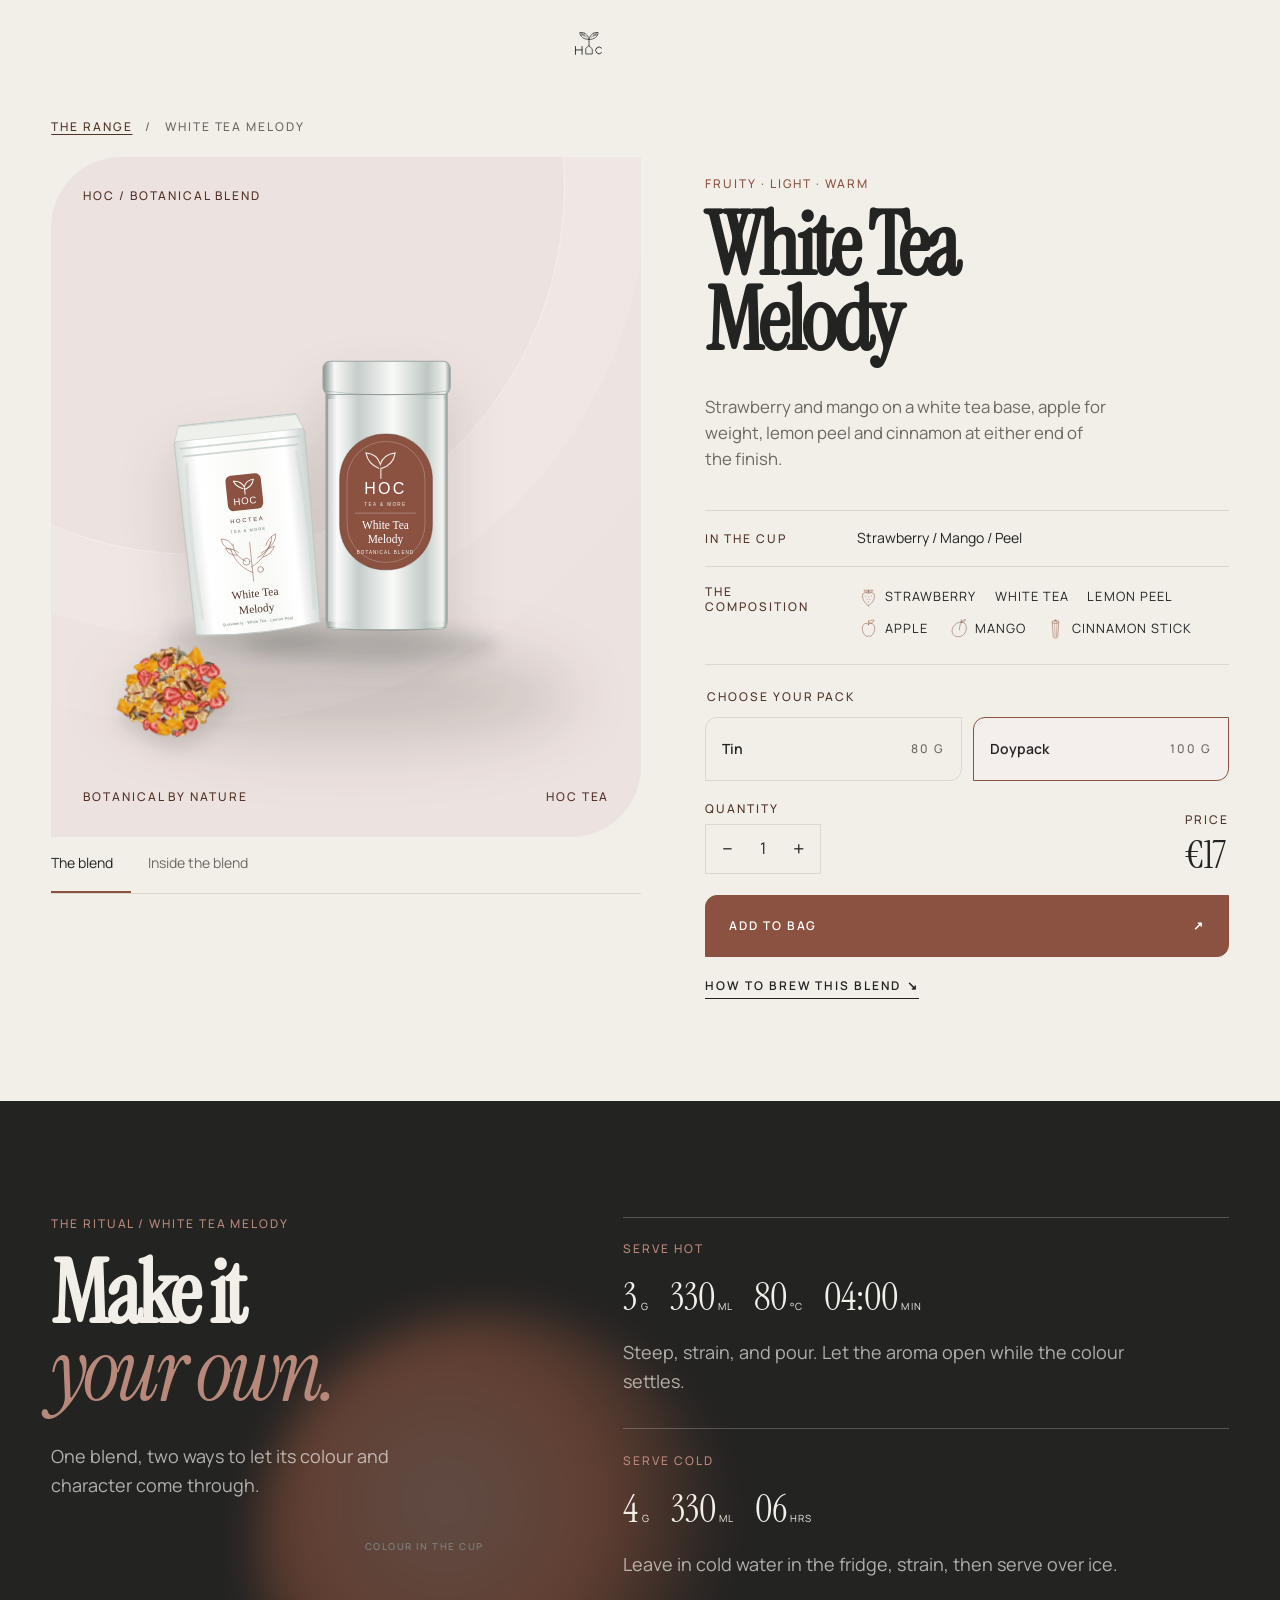
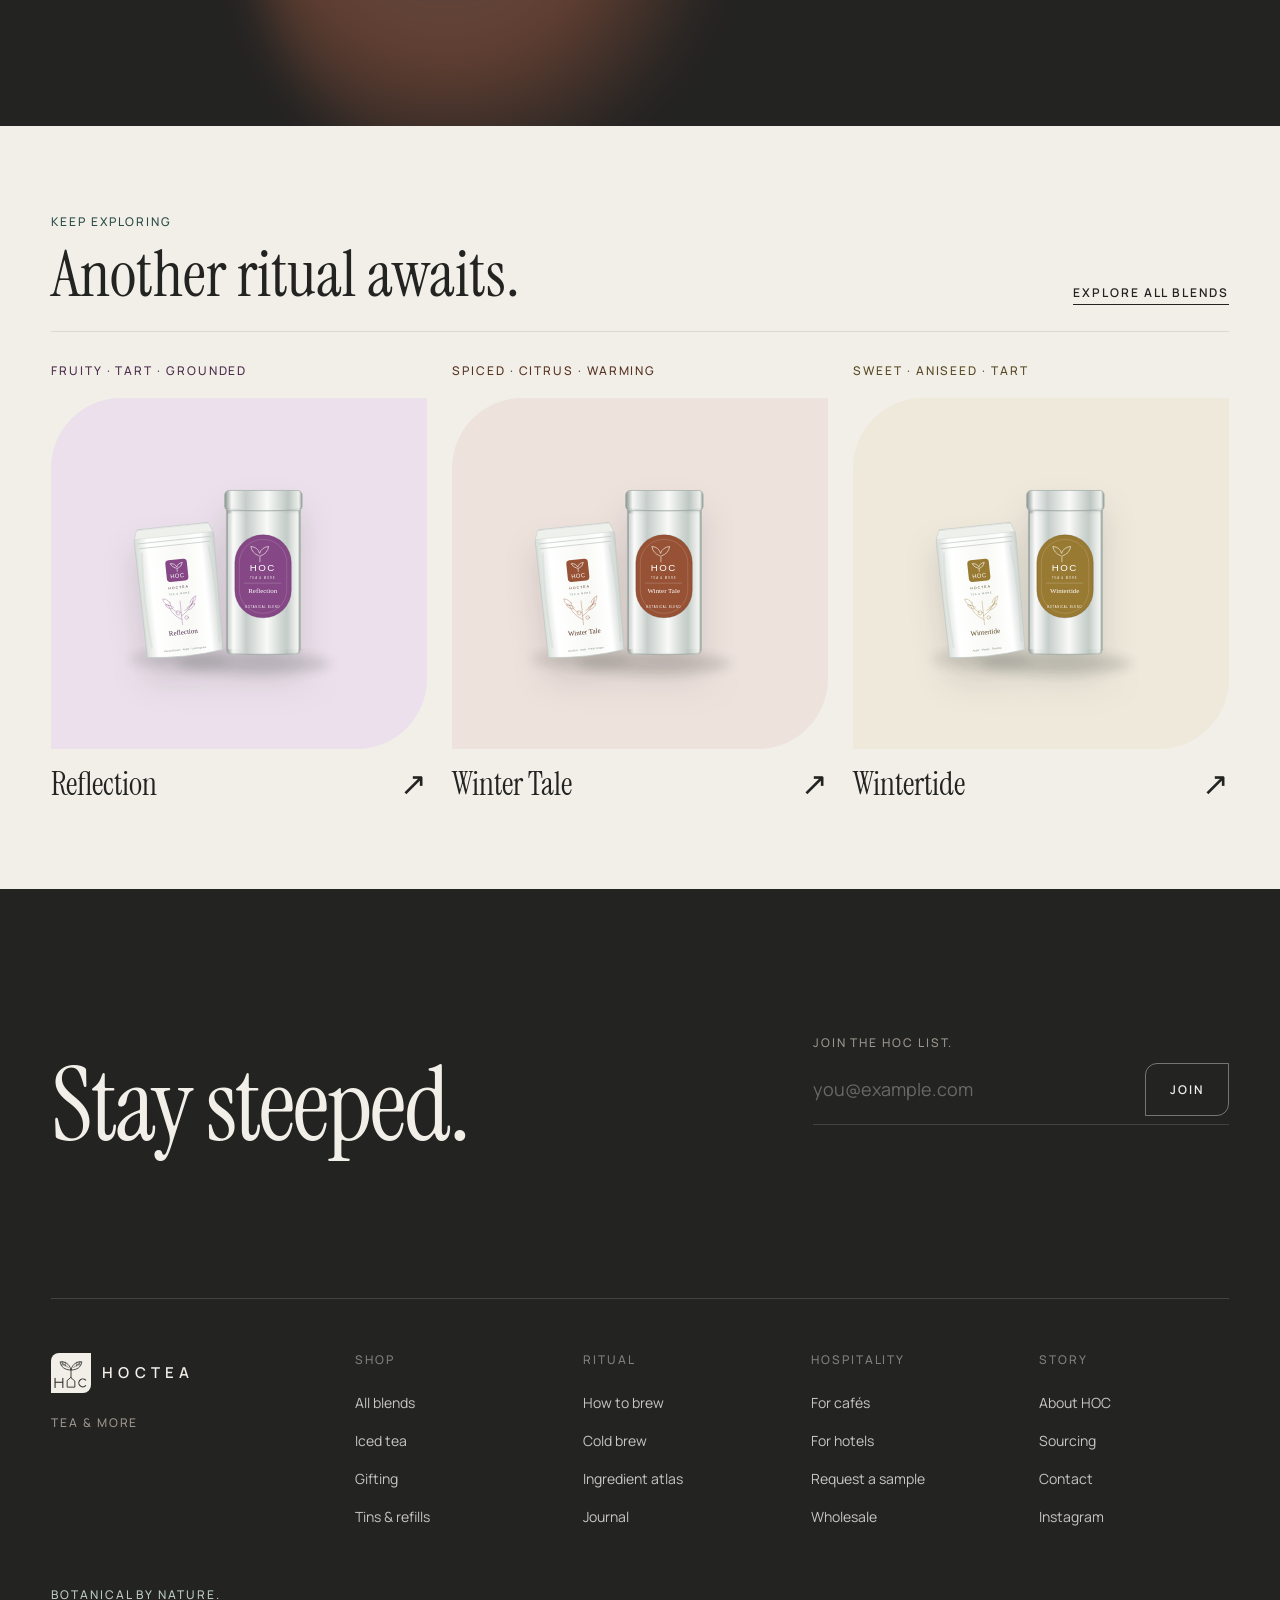
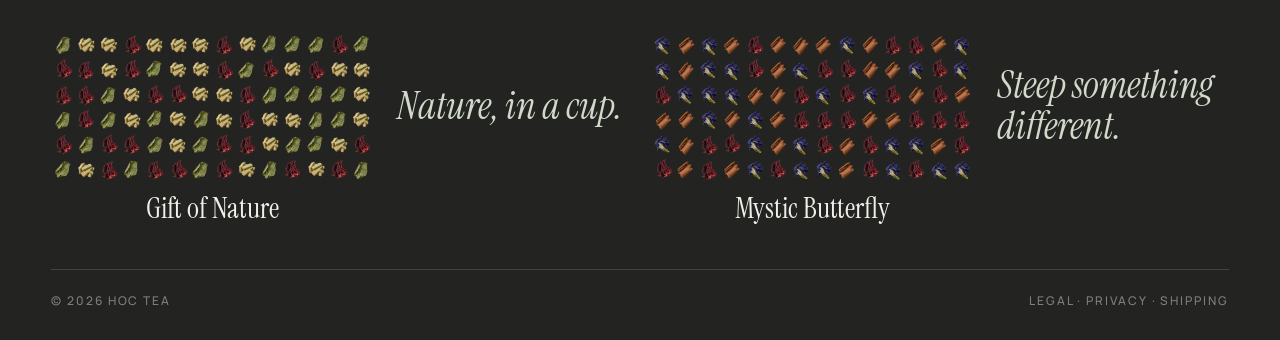
<file: products/white-tea-melody/index.html>
<!doctype html>
<html lang="en">
<head>
<meta charset="utf-8">
<meta name="viewport" content="width=device-width, initial-scale=1, viewport-fit=cover">
<title>White Tea Melody — HOC Tea</title>
<meta name="description" content="Fruity · Light · Warm. Strawberry, White Tea, Lemon Peel, Apple, Mango, Cinnamon Stick. Discover White Tea Melody, how it tastes and how to brew it.">
<meta name="theme-color" content="#232322">
<link rel="preconnect" href="https://fonts.googleapis.com">
<link rel="preconnect" href="https://fonts.gstatic.com" crossorigin>
<link href="https://fonts.googleapis.com/css2?family=Instrument+Serif:ital@0;1&family=Manrope:wght@400;500;600&display=swap" rel="stylesheet">
<link rel="stylesheet" href="../../assets/css/hoc-core.css?v=9dc81688f6">
<link rel="stylesheet" href="../../assets/css/hoc-sections.css?v=5f044bbfbe">
<script>window.HOC = { assetBase: '../../' };</script>
<script>document.documentElement.classList.add('hoc-js');</script>
</head>
<body class="template-product">

  <a class="hoc-skip" href="../../#main">Skip to content</a>

  <header class="hoc-header" data-theme-mode="light" data-hoc="header">
    <div class="hoc-header__inner">
      <nav class="hoc-header__nav hoc-header__nav--start" aria-label="Primary">
        <a class="hoc-navlink" href="../../#range">Shop</a>
        <a class="hoc-navlink" href="../../#blends">Blends</a>
        <a class="hoc-navlink" href="../../#ritual">Ritual</a>
      </nav>

      <a class="hoc-header__brand hoc-lockup" href="../../#hero" aria-label="HOC Tea — home">
        <svg class="hoc-mark" viewBox="0 0 120 120" aria-hidden="true"><use href="#hoc-mark"></use></svg>
        <span class="hoc-lockup__word">Hoctea</span>
      </a>

      <nav class="hoc-header__nav hoc-header__nav--end" aria-label="Secondary">
        <a class="hoc-navlink" href="../../#hospitality">Horeca</a>
        <a class="hoc-navlink" href="../../#range">Search</a>
        <a class="hoc-navlink" href="../../#newsletter">Account</a>
        <button class="hoc-navlink hoc-bag" data-hoc="bag-open" aria-haspopup="dialog">
          Bag (<span class="hoc-bag__count" data-hoc="bag-count">0</span>)
        </button>
        <button class="hoc-burger" data-hoc="menu-toggle" aria-expanded="false"
                aria-controls="hoc-menu" aria-label="Menu"><span></span></button>
      </nav>
    </div>
  </header>

  <div class="hoc-menu" id="hoc-menu" data-hoc="menu" hidden>
    <nav class="hoc-menu__list" aria-label="Mobile">
      <a class="hoc-menu__link" href="../../#range">Shop</a>
      <a class="hoc-menu__link" href="../../#blends">Blends</a>
      <a class="hoc-menu__link" href="../../#ritual">Ritual</a>
      <a class="hoc-menu__link" href="../../#hospitality">Horeca</a>
    </nav>
    <div class="hoc-menu__foot hoc-micro">
      <a href="../../#newsletter">Account</a>
      <a href="../../#newsletter">Instagram</a>
      <a href="../../#newsletter">EN / TR</a>
    </div>
  </div>
<main id="main">
  <section class="hoc-section hoc-pdp" data-header-theme="dark" data-hoc="product-detail" style="--accent:#8B5241;--accent-2:#B8887A;--accent-wash:#ECE2DF;--accent-ink:#513329;--liquid:#C06A4A">
    <div class="hoc-wrap">
      <nav class="hoc-pdp__crumb hoc-micro" aria-label="Breadcrumb"><a href="../../#range">The range</a><span aria-hidden="true">/</span><span aria-current="page">White Tea Melody</span></nav>
      <div class="hoc-pdp__grid">
        <div class="hoc-pdp__gallery">
          <div class="hoc-pdp__stage hoc-shape--lg" data-pdp-stage>
            <div class="hoc-pdp__stage-label hoc-micro">HOC / BOTANICAL BLEND</div>
            <div class="hoc-pdp__scene" data-pdp-scene="pack">
              <img class="hoc-pdp__pack-image" src="../../assets/img/pack-duo-white-tea-melody.svg?v=88b434da3f" width="700" height="640" alt="White Tea Melody tin and doypack" fetchpriority="high" decoding="async">
              <span class="hoc-pdp__raw-peek" aria-hidden="true"><img
        src="../../assets/img/pile-white-tea-melody.webp?v=aacaaa13e7"
        srcset="../../assets/img/pile-white-tea-melody-420.webp?v=04be5cf67c 420w, ../../assets/img/pile-white-tea-melody-640.webp?v=0e9a3ecb80 640w, ../../assets/img/pile-white-tea-melody-900.webp?v=aacaaa13e7 900w"
        sizes="12vw"
        width="640" height="640"
        alt=""
        loading="lazy" decoding="async"></span>
            </div>
            <div class="hoc-pdp__scene hoc-pdp__scene--raw" data-pdp-scene="raw" hidden><img
        src="../../assets/img/pile-white-tea-melody.webp?v=aacaaa13e7"
        srcset="../../assets/img/pile-white-tea-melody-420.webp?v=04be5cf67c 420w, ../../assets/img/pile-white-tea-melody-640.webp?v=0e9a3ecb80 640w, ../../assets/img/pile-white-tea-melody-900.webp?v=aacaaa13e7 900w"
        sizes="(max-width: 767px) 84vw, 42vw"
        width="640" height="640"
        alt="Loose White Tea Melody blend: Strawberry, White Tea, Lemon Peel, Apple, Mango, Cinnamon Stick"
        loading="lazy" decoding="async"></div>
            <div class="hoc-pdp__stage-foot hoc-micro"><span>BOTANICAL BY NATURE</span><span>HOC TEA</span></div>
          </div>
          <div class="hoc-pdp__gallery-nav" role="group" aria-label="Product views">
            <button type="button" class="hoc-pdp__view is-active" data-pdp-view="pack" aria-pressed="true">The blend</button>
            <button type="button" class="hoc-pdp__view" data-pdp-view="raw" aria-pressed="false">Inside the blend</button>
          </div>
        </div>
        <div class="hoc-pdp__info">
          <p class="hoc-micro hoc-micro--accent">Fruity · Light · Warm</p>
          <h1 class="hoc-pdp__title">White Tea Melody</h1>
          <p class="hoc-pdp__lede">Strawberry and mango on a white tea base, apple for weight, lemon peel and cinnamon at either end of the finish.</p>
          <div class="hoc-pdp__taste"><span class="hoc-micro">IN THE CUP</span><p>Strawberry  /  Mango  /  Peel</p></div>
          <div class="hoc-pdp__ingredients"><p class="hoc-micro">THE COMPOSITION</p><ul><li><svg class="hoc-bot" viewBox="0 0 100 100" aria-hidden="true"><use href="#b-strawberry"></use></svg><span>Strawberry</span></li><li><span>White Tea</span></li><li><span>Lemon Peel</span></li><li><svg class="hoc-bot" viewBox="0 0 100 100" aria-hidden="true"><use href="#b-apple"></use></svg><span>Apple</span></li><li><svg class="hoc-bot" viewBox="0 0 100 100" aria-hidden="true"><use href="#b-mango"></use></svg><span>Mango</span></li><li><svg class="hoc-bot" viewBox="0 0 100 100" aria-hidden="true"><use href="#b-cinnamon"></use></svg><span>Cinnamon Stick</span></li></ul></div>
          <form class="hoc-pdp__form" data-pdp-form action="../../#range">
            <fieldset class="hoc-pdp__packaging"><legend class="hoc-micro">CHOOSE YOUR PACK</legend>
              <label class="hoc-pdp__option"><input type="radio" name="pack-white-tea-melody" value="tin" data-pdp-variant data-price="€21" ><span class="hoc-pdp__option-label">Tin</span><span class="hoc-micro">80 g</span></label><label class="hoc-pdp__option"><input type="radio" name="pack-white-tea-melody" value="doypack" data-pdp-variant data-price="€17" checked><span class="hoc-pdp__option-label">Doypack</span><span class="hoc-micro">100 g</span></label>
            </fieldset>
            <div class="hoc-pdp__purchase"><div class="hoc-pdp__qty"><label class="hoc-micro" for="qty-white-tea-melody">QUANTITY</label><div class="hoc-pdp__qty-control"><button type="button" data-pdp-qty="-1" aria-label="Decrease quantity">−</button><input id="qty-white-tea-melody" name="quantity" type="number" min="1" max="99" step="1" value="1" inputmode="numeric"><button type="button" data-pdp-qty="1" aria-label="Increase quantity">+</button></div></div><div class="hoc-pdp__price"><span class="hoc-micro">PRICE</span><strong data-pdp-price>€17</strong></div></div>
            <button class="hoc-btn hoc-btn--solid hoc-pdp__add" type="button" data-hoc="add" data-blend="white-tea-melody">Add to bag <span aria-hidden="true">↗</span></button>
          </form>
          <a class="hoc-pdp__ritual-link hoc-link" href="#product-ritual">How to brew this blend <span aria-hidden="true">↘</span></a>
        </div>
      </div>
    </div>
  </section>
  <section class="hoc-section hoc-pdp-ritual" id="product-ritual" data-header-theme="light" style="--accent:#8B5241;--accent-2:#B8887A;--accent-wash:#ECE2DF;--accent-ink:#513329;--liquid:#C06A4A">
    <div class="hoc-wrap hoc-pdp-ritual__inner">
      <div class="hoc-pdp-ritual__intro"><p class="hoc-micro">THE RITUAL / WHITE TEA MELODY</p><h2>Make it<br><em>your own.</em></h2><p>One blend, two ways to let its colour and character come through.</p></div>
      <div class="hoc-pdp-ritual__recipes">
        <div class="hoc-pdp-ritual__recipe"><p class="hoc-micro">SERVE HOT</p><div><span>3<small>G</small></span><span>330<small>ML</small></span><span>80<small>°C</small></span><span>04:00<small>MIN</small></span></div><p>Steep, strain, and pour. Let the aroma open while the colour settles.</p></div>
        <div class="hoc-pdp-ritual__recipe"><p class="hoc-micro">SERVE COLD</p><div><span>4<small>G</small></span><span>330<small>ML</small></span><span>06<small>HRS</small></span></div><p>Leave in cold water in the fridge, strain, then serve over ice.</p></div>
      </div>
      <div class="hoc-pdp-ritual__colour" aria-hidden="true"><span></span><p>COLOUR IN THE CUP</p></div>
    </div>
  </section>
  <section class="hoc-section hoc-pdp-related" data-header-theme="dark"><div class="hoc-wrap"><div class="hoc-pdp-related__head"><div><p class="hoc-micro">KEEP EXPLORING</p><h2>Another ritual awaits.</h2></div><a class="hoc-link" href="../../#range">Explore all blends</a></div><div class="hoc-pdp-related__grid"><a class="hoc-pdp-related__item" href="../../products/reflection/" style="--accent:#854785;--accent-2:#B37FB3;--accent-wash:#EBE0EB;--accent-ink:#4E2D4E;--liquid:#8A3B63"><span class="hoc-micro">Fruity · Tart · Grounded</span><span class="hoc-pdp-related__media"><img class="" src="../../assets/img/pack-duo-reflection.svg?v=7f869d5629" width="700" height="640" alt="Reflection tin and doypack" loading="lazy" decoding="async"></span><span class="hoc-pdp-related__name">Reflection <span aria-hidden="true">↗</span></span></a><a class="hoc-pdp-related__item" href="../../products/winter-tale/" style="--accent:#975235;--accent-2:#C3886F;--accent-wash:#EEE2DD;--accent-ink:#583323;--liquid:#A85426"><span class="hoc-micro">Spiced · Citrus · Warming</span><span class="hoc-pdp-related__media"><img class="" src="../../assets/img/pack-duo-winter-tale.svg?v=a8dc642507" width="700" height="640" alt="Winter Tale tin and doypack" loading="lazy" decoding="async"></span><span class="hoc-pdp-related__name">Winter Tale <span aria-hidden="true">↗</span></span></a><a class="hoc-pdp-related__item" href="../../products/wintertide/" style="--accent:#997A33;--accent-2:#C4AA6E;--accent-wash:#EFE9DC;--accent-ink:#594822;--liquid:#C0752F"><span class="hoc-micro">Sweet · Aniseed · Tart</span><span class="hoc-pdp-related__media"><img class="" src="../../assets/img/pack-duo-wintertide.svg?v=9d09a7f234" width="700" height="640" alt="Wintertide tin and doypack" loading="lazy" decoding="async"></span><span class="hoc-pdp-related__name">Wintertide <span aria-hidden="true">↗</span></span></a></div></div></section>
</main>

    <section class="hoc-section hoc-news" id="newsletter" data-theme="ink"
             data-header-theme="light">
      <div class="hoc-wrap hoc-pad">
        <div class="hoc-news__inner">
          <h2 class="hoc-display-xl" data-split="lines">Stay steeped.</h2>
          <form class="hoc-news__form" data-hoc="newsletter" novalidate>
            <label class="hoc-micro" for="hoc-email">Join the HOC list.</label>
            <div class="hoc-news__field">
              <input id="hoc-email" name="email" type="email" autocomplete="email"
                     placeholder="you@example.com" required>
              <button class="hoc-btn" type="submit">Join</button>
            </div>
            <p class="hoc-news__msg hoc-micro" data-hoc="newsletter-msg" role="status"></p>
          </form>
        </div>
      </div>
    </section>

    <footer class="hoc-section hoc-footer" id="footer" data-theme="ink" data-header-theme="light">
      <div class="hoc-wrap">
        <div class="hoc-footer__grid">
          <div class="hoc-footer__brand">
            <a class="hoc-lockup" href="../../#hero" aria-label="HOC Tea — home">
              <svg class="hoc-mark" viewBox="0 0 120 120" aria-hidden="true"><use href="#hoc-mark"></use></svg>
              <span class="hoc-lockup__word">Hoctea</span>
            </a>
            <p class="hoc-micro hoc-footer__tag">Tea &amp; More</p>
          </div>

          <nav class="hoc-footer__col" aria-label="Shop">
            <p class="hoc-micro hoc-footer__h">Shop</p>
            <ul><li><a href="../../#range">All blends</a></li><li><a href="../../#range">Iced tea</a></li><li><a href="../../#range">Gifting</a></li><li><a href="../../#range">Tins &amp; refills</a></li></ul>
          </nav>
          <nav class="hoc-footer__col" aria-label="Ritual">
            <p class="hoc-micro hoc-footer__h">Ritual</p>
            <ul><li><a href="../../#range">How to brew</a></li><li><a href="../../#range">Cold brew</a></li><li><a href="../../#range">Ingredient atlas</a></li><li><a href="../../#range">Journal</a></li></ul>
          </nav>
          <nav class="hoc-footer__col" aria-label="Hospitality">
            <p class="hoc-micro hoc-footer__h">Hospitality</p>
            <ul><li><a href="../../#range">For cafés</a></li><li><a href="../../#range">For hotels</a></li><li><a href="../../#range">Request a sample</a></li><li><a href="../../#range">Wholesale</a></li></ul>
          </nav>
          <nav class="hoc-footer__col" aria-label="Story">
            <p class="hoc-micro hoc-footer__h">Story</p>
            <ul><li><a href="../../#range">About HOC</a></li><li><a href="../../#range">Sourcing</a></li><li><a href="../../#range">Contact</a></li><li><a href="../../#range">Instagram</a></li></ul>
          </nav>
        </div>

        <div class="hoc-current" data-hoc="footer-current" data-atlas="../../assets/img/botanical-atlas-petals.webp?v=d1b16089cf" aria-label="The HOC botanical collection">
          <div class="hoc-current__head hoc-micro">
            <p>Botanical by nature.</p>
            <button class="hoc-current__pause" type="button" data-current-pause aria-pressed="false" hidden>Pause flow</button>
          </div>
          <div class="hoc-current__viewport">
            <ul class="hoc-current__track">
              <li class="hoc-current__item" data-ingredients="Hibiscus|Mint Leaf|Lemongrass" data-seed="gift-of-nature">
                <a class="hoc-current__blend" href="../../products/gift-of-nature/">
                  <span class="hoc-current__media"><img
        src="../../assets/img/pile-gift-of-nature.webp?v=ecd68be307"
        srcset="../../assets/img/pile-gift-of-nature-420.webp?v=6c2828f4b4 420w, ../../assets/img/pile-gift-of-nature-640.webp?v=566a571770 640w, ../../assets/img/pile-gift-of-nature-900.webp?v=ecd68be307 900w"
        sizes="(max-width: 699px) 180px, 230px"
        width="640" height="640"
        alt=""
        loading="lazy" decoding="async"></span>
                  <span class="hoc-current__name">Gift of Nature</span>
                </a>
                <p class="hoc-current__saying">Nature, in a cup.</p>
              </li><li class="hoc-current__item" data-ingredients="Butterfly Pea Flower|Hibiscus|Cinnamon Stick" data-seed="mystic-butterfly">
                <a class="hoc-current__blend" href="../../products/mystic-butterfly/">
                  <span class="hoc-current__media"><img
        src="../../assets/img/pile-mystic-butterfly.webp?v=42630e2230"
        srcset="../../assets/img/pile-mystic-butterfly-420.webp?v=8edc1d8317 420w, ../../assets/img/pile-mystic-butterfly-640.webp?v=42e47a9c87 640w, ../../assets/img/pile-mystic-butterfly-900.webp?v=42630e2230 900w"
        sizes="(max-width: 699px) 180px, 230px"
        width="640" height="640"
        alt=""
        loading="lazy" decoding="async"></span>
                  <span class="hoc-current__name">Mystic Butterfly</span>
                </a>
                <p class="hoc-current__saying">Steep something different.</p>
              </li><li class="hoc-current__item" data-ingredients="Mango|Pineapple|Lemongrass|Butterfly Pea Flower" data-seed="mesmerize">
                <a class="hoc-current__blend" href="../../products/mesmerize/">
                  <span class="hoc-current__media"><img
        src="../../assets/img/pile-mesmerize.webp?v=3c16522329"
        srcset="../../assets/img/pile-mesmerize-420.webp?v=a94291ca96 420w, ../../assets/img/pile-mesmerize-640.webp?v=c556801266 640w, ../../assets/img/pile-mesmerize-900.webp?v=3c16522329 900w"
        sizes="(max-width: 699px) 180px, 230px"
        width="640" height="640"
        alt=""
        loading="lazy" decoding="async"></span>
                  <span class="hoc-current__name">Mesmerize</span>
                </a>
                <p class="hoc-current__saying">A ritual of your own.</p>
              </li><li class="hoc-current__item" data-ingredients="Rooibos|Strawberry|Apple|Bourbon Vanilla" data-seed="sunset-valley">
                <a class="hoc-current__blend" href="../../products/sunset-valley/">
                  <span class="hoc-current__media"><img
        src="../../assets/img/pile-sunset-valley.webp?v=7d27b155a1"
        srcset="../../assets/img/pile-sunset-valley-420.webp?v=864ba5d17c 420w, ../../assets/img/pile-sunset-valley-640.webp?v=b6e6c095d3 640w, ../../assets/img/pile-sunset-valley-900.webp?v=7d27b155a1 900w"
        sizes="(max-width: 699px) 180px, 230px"
        width="640" height="640"
        alt=""
        loading="lazy" decoding="async"></span>
                  <span class="hoc-current__name">Sunset Valley</span>
                </a>
                <p class="hoc-current__saying">Hot. Cold. HOC.</p>
              </li><li class="hoc-current__item" data-ingredients="Rooibos|Mango|Pineapple|Dried Ginger|Cinnamon Stick|Lemon Peel" data-seed="asian-breeze">
                <a class="hoc-current__blend" href="../../products/asian-breeze/">
                  <span class="hoc-current__media"><img
        src="../../assets/img/pile-asian-breeze.webp?v=751eab5773"
        srcset="../../assets/img/pile-asian-breeze-420.webp?v=124948781e 420w, ../../assets/img/pile-asian-breeze-640.webp?v=1bc66cf35b 640w, ../../assets/img/pile-asian-breeze-900.webp?v=751eab5773 900w"
        sizes="(max-width: 699px) 180px, 230px"
        width="640" height="640"
        alt=""
        loading="lazy" decoding="async"></span>
                  <span class="hoc-current__name">Asian Breeze</span>
                </a>
                <p class="hoc-current__saying">Colour your everyday.</p>
              </li><li class="hoc-current__item" data-ingredients="Oolong|Dried Rose|Hibiscus|Chamomile" data-seed="souls-rest">
                <a class="hoc-current__blend" href="../../products/souls-rest/">
                  <span class="hoc-current__media"><img
        src="../../assets/img/pile-souls-rest.webp?v=c03384b3da"
        srcset="../../assets/img/pile-souls-rest-420.webp?v=86b7b7a791 420w, ../../assets/img/pile-souls-rest-640.webp?v=3a8ae868c1 640w, ../../assets/img/pile-souls-rest-900.webp?v=c03384b3da 900w"
        sizes="(max-width: 699px) 180px, 230px"
        width="640" height="640"
        alt=""
        loading="lazy" decoding="async"></span>
                  <span class="hoc-current__name">Soul's Rest</span>
                </a>
                <p class="hoc-current__saying">Let nature flow.</p>
              </li><li class="hoc-current__item" data-ingredients="Green Tea|Lemongrass|Strawberry|Blackberry|Butterfly Pea Flower" data-seed="gold-skies">
                <a class="hoc-current__blend" href="../../products/gold-skies/">
                  <span class="hoc-current__media"><img
        src="../../assets/img/pile-gold-skies.webp?v=19c950d00d"
        srcset="../../assets/img/pile-gold-skies-420.webp?v=37b6445498 420w, ../../assets/img/pile-gold-skies-640.webp?v=113e82a796 640w, ../../assets/img/pile-gold-skies-900.webp?v=19c950d00d 900w"
        sizes="(max-width: 699px) 180px, 230px"
        width="640" height="640"
        alt=""
        loading="lazy" decoding="async"></span>
                  <span class="hoc-current__name">Gold Skies</span>
                </a>
                <p class="hoc-current__saying">Nature, in a cup.</p>
              </li><li class="hoc-current__item" data-ingredients="Jasmine|Pineapple|Hibiscus|White Tea|Cinnamon Stick" data-seed="pink-moon">
                <a class="hoc-current__blend" href="../../products/pink-moon/">
                  <span class="hoc-current__media"><img
        src="../../assets/img/pile-pink-moon.webp?v=0eb61fd2c5"
        srcset="../../assets/img/pile-pink-moon-420.webp?v=22166d043d 420w, ../../assets/img/pile-pink-moon-640.webp?v=a0f375b76f 640w, ../../assets/img/pile-pink-moon-900.webp?v=0eb61fd2c5 900w"
        sizes="(max-width: 699px) 180px, 230px"
        width="640" height="640"
        alt=""
        loading="lazy" decoding="async"></span>
                  <span class="hoc-current__name">Pink Moon</span>
                </a>
                <p class="hoc-current__saying">Steep something different.</p>
              </li><li class="hoc-current__item" data-ingredients="Jasmine|Chamomile|Lavender|Lemon Balm" data-seed="innerbloom">
                <a class="hoc-current__blend" href="../../products/innerbloom/">
                  <span class="hoc-current__media"><img
        src="../../assets/img/pile-innerbloom.webp?v=5feecddc57"
        srcset="../../assets/img/pile-innerbloom-420.webp?v=0d6bb9040d 420w, ../../assets/img/pile-innerbloom-640.webp?v=e09cdf4c2a 640w, ../../assets/img/pile-innerbloom-900.webp?v=5feecddc57 900w"
        sizes="(max-width: 699px) 180px, 230px"
        width="640" height="640"
        alt=""
        loading="lazy" decoding="async"></span>
                  <span class="hoc-current__name">Innerbloom</span>
                </a>
                <p class="hoc-current__saying">A ritual of your own.</p>
              </li><li class="hoc-current__item" data-ingredients="Strawberry|White Tea|Lemon Peel|Apple|Mango|Cinnamon Stick" data-seed="white-tea-melody">
                <a class="hoc-current__blend" href="../../products/white-tea-melody/">
                  <span class="hoc-current__media"><img
        src="../../assets/img/pile-white-tea-melody.webp?v=aacaaa13e7"
        srcset="../../assets/img/pile-white-tea-melody-420.webp?v=04be5cf67c 420w, ../../assets/img/pile-white-tea-melody-640.webp?v=0e9a3ecb80 640w, ../../assets/img/pile-white-tea-melody-900.webp?v=aacaaa13e7 900w"
        sizes="(max-width: 699px) 180px, 230px"
        width="640" height="640"
        alt=""
        loading="lazy" decoding="async"></span>
                  <span class="hoc-current__name">White Tea Melody</span>
                </a>
                <p class="hoc-current__saying">Hot. Cold. HOC.</p>
              </li><li class="hoc-current__item" data-ingredients="Passionflower|Apple|Lemongrass|Hibiscus|Blackberry" data-seed="reflection">
                <a class="hoc-current__blend" href="../../products/reflection/">
                  <span class="hoc-current__media"><img
        src="../../assets/img/pile-reflection.webp?v=409dec8773"
        srcset="../../assets/img/pile-reflection-420.webp?v=89dd859883 420w, ../../assets/img/pile-reflection-640.webp?v=ad648beffc 640w, ../../assets/img/pile-reflection-900.webp?v=409dec8773 900w"
        sizes="(max-width: 699px) 180px, 230px"
        width="640" height="640"
        alt=""
        loading="lazy" decoding="async"></span>
                  <span class="hoc-current__name">Reflection</span>
                </a>
                <p class="hoc-current__saying">Colour your everyday.</p>
              </li><li class="hoc-current__item" data-ingredients="Rooibos|Mate|Fresh Ginger|Strawberry|Orange Peel" data-seed="winter-tale">
                <a class="hoc-current__blend" href="../../products/winter-tale/">
                  <span class="hoc-current__media"><img
        src="../../assets/img/pile-winter-tale.webp?v=f223005500"
        srcset="../../assets/img/pile-winter-tale-420.webp?v=eccb94b7c0 420w, ../../assets/img/pile-winter-tale-640.webp?v=bbcdfa4990 640w, ../../assets/img/pile-winter-tale-900.webp?v=f223005500 900w"
        sizes="(max-width: 699px) 180px, 230px"
        width="640" height="640"
        alt=""
        loading="lazy" decoding="async"></span>
                  <span class="hoc-current__name">Winter Tale</span>
                </a>
                <p class="hoc-current__saying">Let nature flow.</p>
              </li><li class="hoc-current__item" data-ingredients="Apple|Mango|Rosehip|Fennel|Passionflower" data-seed="wintertide">
                <a class="hoc-current__blend" href="../../products/wintertide/">
                  <span class="hoc-current__media"><img
        src="../../assets/img/pile-wintertide.webp?v=b255bb89fb"
        srcset="../../assets/img/pile-wintertide-420.webp?v=50593f5f81 420w, ../../assets/img/pile-wintertide-640.webp?v=904b4d17e4 640w, ../../assets/img/pile-wintertide-900.webp?v=b255bb89fb 900w"
        sizes="(max-width: 699px) 180px, 230px"
        width="640" height="640"
        alt=""
        loading="lazy" decoding="async"></span>
                  <span class="hoc-current__name">Wintertide</span>
                </a>
                <p class="hoc-current__saying">Nature, in a cup.</p>
              </li><li class="hoc-current__item" data-ingredients="Apple|Cinnamon Stick|Hibiscus|Orange Peel" data-seed="bloomera">
                <a class="hoc-current__blend" href="../../products/bloomera/">
                  <span class="hoc-current__media"><img
        src="../../assets/img/pile-bloomera.webp?v=9e0e81fef8"
        srcset="../../assets/img/pile-bloomera-420.webp?v=d39bb382ac 420w, ../../assets/img/pile-bloomera-640.webp?v=17962d92d0 640w, ../../assets/img/pile-bloomera-900.webp?v=9e0e81fef8 900w"
        sizes="(max-width: 699px) 180px, 230px"
        width="640" height="640"
        alt=""
        loading="lazy" decoding="async"></span>
                  <span class="hoc-current__name">Bloomera</span>
                </a>
                <p class="hoc-current__saying">Steep something different.</p>
              </li>
            </ul>
          </div>
        </div>

        <div class="hoc-footer__legal hoc-micro">
          <p>&copy; 2026 HOC Tea</p>
          <p><a href="../../#newsletter">Legal</a> · <a href="../../#newsletter">Privacy</a> · <a href="../../#newsletter">Shipping</a></p>
        </div>
      </div>
    </footer>

  <div class="hoc-drawer" data-hoc="drawer" role="dialog" aria-modal="true"
       aria-label="Bag" hidden>
    <div class="hoc-drawer__scrim" data-hoc="drawer-close"></div>
    <div class="hoc-drawer__panel">
      <header class="hoc-drawer__head">
        <p class="hoc-micro">Your bag (<span data-hoc="bag-count">0</span>)</p>
        <button class="hoc-link" data-hoc="drawer-close">Close</button>
      </header>
      <div class="hoc-drawer__body" data-hoc="drawer-items">
        <p class="hoc-drawer__empty hoc-body">Nothing steeping yet.</p>
      </div>
      <footer class="hoc-drawer__foot">
        <div class="hoc-drawer__total hoc-micro">
          <span>Subtotal</span><span data-hoc="bag-total">€0</span>
        </div>
        <button class="hoc-btn hoc-btn--solid" data-hoc="checkout">Checkout</button>
      </footer>
    </div>
  </div>
<svg width="0" height="0" style="position:absolute" aria-hidden="true"><symbol id="hoc-mark" viewBox="0 0 120 120">
  <!-- HOC mark, traced from Logo/black-png.png.

       Plate: 120x120. Top-left and bottom-right rounded at 24 (20% of the
       side); top-right and bottom-left square. That asymmetry is the brand
       shape primitive reused across media frames, the cart drawer and CTAs (§4).

       Letter geometry is measured, not eyeballed: H stems sit at x 12.2 / 35.5,
       the tag runs x 48.5-71.5, the C is r12 about (95.5, 89.7), and every one
       of them spans y 75.7-103.7. -->
  <path class="hoc-mark__plate"
        d="M24 0 H120 V96 A24 24 0 0 1 96 120 H0 V24 A24 24 0 0 1 24 0 Z"
        fill="currentColor"/>
  <g class="hoc-mark__art" fill="none" stroke="var(--hoc-mark-ink, #F1EFE8)"
     stroke-linecap="round" stroke-linejoin="round">
    <!-- sprout: two leaves meeting at the stem head -->
    <g stroke-width="2.4">
      <path d="M59 51 C41 51 29 41 27.5 26.5 C42 25 55 33 59 47 Z"/>
      <path d="M61 51 C79 51 91 41 92.5 26.5 C78 25 65 33 61 47 Z"/>
    </g>
    <g stroke-width="1.5">
      <path d="M31 29 L52 43"/>
      <path d="M35.5 26 L35.5 35"/>
      <path d="M43 27.5 L43 39.5"/>
      <path d="M31.5 36 L41 36"/>
      <path d="M89 29 L68 43"/>
      <path d="M84.5 26 L84.5 35"/>
      <path d="M77 27.5 L77 39.5"/>
      <path d="M88.5 36 L79 36"/>
    </g>
    <!-- stem into the tag -->
    <path d="M60 51 V74" stroke-width="2.6"/>
    <!-- tag: the O of HOC -->
    <path d="M60 74.2 L71.5 84 V102.4 H48.5 V84 Z" stroke-width="2.6"/>
    <!-- H -->
    <path d="M12.2 75.7 V103.7 M12.2 88 H35.5 M35.5 75.7 V103.7" stroke-width="3.1"/>
    <!-- C -->
    <path d="M104 81.2 A12 12 0 1 0 104 98.2" stroke-width="3.1"/>
  </g>
</symbol></svg><svg xmlns="http://www.w3.org/2000/svg" style="display:none" aria-hidden="true">
<!-- ==========================================================================
     HOC TEA — botanical sprite.

     Single-stroke line art in the packaging illustration language. Every shape
     is an open or closed <path> with no fill, so GSAP DrawSVG can draw it on
     (§16, §22). viewBox is 100x100 for all symbols; stroke-width is set by the
     consumer via CSS so the same drawing works at 40px and at 400px.

     Production note §50: these are authored, not traced. When the packaging
     vectors arrive as AI/PDF, swap the <path> data — the ids and viewBox are
     the contract and nothing else has to change.
     ========================================================================== -->

<defs>
  <g id="b-petal-hibiscus">
    <path d="M50 50 C41 43 37 31 41 22 C44 15 56 15 59 22 C63 31 59 43 50 50 Z"/>
  </g>
</defs>

<symbol id="b-hibiscus" viewBox="0 0 100 100">
  <g fill="none" stroke="currentColor" stroke-linecap="round" stroke-linejoin="round">
    <use href="#b-petal-hibiscus" transform="rotate(0 50 50)"/>
    <use href="#b-petal-hibiscus" transform="rotate(72 50 50)"/>
    <use href="#b-petal-hibiscus" transform="rotate(144 50 50)"/>
    <use href="#b-petal-hibiscus" transform="rotate(216 50 50)"/>
    <use href="#b-petal-hibiscus" transform="rotate(288 50 50)"/>
    <!-- the long protruding staminal column hibiscus is known for -->
    <path d="M50 50 C56 61 61 70 65 79"/>
    <circle cx="66" cy="82" r="2"/>
    <circle cx="60.5" cy="72.5" r="1.5"/>
    <circle cx="70" cy="77" r="1.5"/>
    <circle cx="50" cy="50" r="3.4"/>
  </g>
</symbol>

<symbol id="b-mint" viewBox="0 0 100 100">
  <g fill="none" stroke="currentColor" stroke-linecap="round" stroke-linejoin="round">
    <path d="M50 92 C50 74 50 46 50 16"/>
    <path d="M50 68 C40 68 30 62 26 51 C36 47 47 53 50 62 Z"/>
    <path d="M50 68 C60 68 70 62 74 51 C64 47 53 53 50 62 Z"/>
    <path d="M50 46 C42 46 33 41 29 32 C38 28 47 33 50 41 Z"/>
    <path d="M50 46 C58 46 67 41 71 32 C62 28 53 33 50 41 Z"/>
    <path d="M50 27 C44 27 38 23 35 17 C42 14 48 18 50 23 Z"/>
    <path d="M50 27 C56 27 62 23 65 17 C58 14 52 18 50 23 Z"/>
    <path d="M33 53 l14 8 M36 34 l12 7 M67 53 l-14 8 M64 34 l-12 7"/>
  </g>
</symbol>

<symbol id="b-lemongrass" viewBox="0 0 100 100">
  <g fill="none" stroke="currentColor" stroke-linecap="round" stroke-linejoin="round">
    <path d="M46 94 C40 70 30 46 12 26 C34 36 46 60 50 88"/>
    <path d="M50 94 C50 66 52 38 58 10 C62 40 58 70 54 94"/>
    <path d="M54 94 C62 72 74 50 92 32 C76 54 66 72 58 92"/>
    <path d="M48 94 C46 78 42 62 33 48"/>
    <path d="M44 90 h14"/>
  </g>
</symbol>

<symbol id="b-butterfly-pea" viewBox="0 0 100 100">
  <g fill="none" stroke="currentColor" stroke-linecap="round" stroke-linejoin="round">
    <!-- Clitoria ternatea: one broad fan-shaped standard petal that narrows to
         the calyx, with the keel folded out below it. -->
    <path d="M50 74 C29 70 15 55 16 38 C30 24 70 24 84 38 C85 55 71 70 50 74 Z"/>
    <path d="M50 74 C47 60 46 46 48 33 M50 74 C53 60 54 46 52 33"/>
    <path d="M26 33 C33 45 40 58 46 70 M74 33 C67 45 60 58 54 70"/>
    <path d="M36 27 C40 42 43 57 47 72 M64 27 C60 42 57 57 53 72"/>
    <!-- calyx + keel -->
    <path d="M50 74 L50 84"/>
    <path d="M43 82 C46 89 54 89 57 82"/>
    <path d="M50 88 L50 96"/>
  </g>
</symbol>

<symbol id="b-cinnamon" viewBox="0 0 100 100">
  <g fill="none" stroke="currentColor" stroke-linecap="round" stroke-linejoin="round">
    <!-- a quill, seen slightly from above so the roll is visible -->
    <path d="M36 22 L40 84 C40 89 44 92 50 92 C56 92 60 89 60 84 L64 22"/>
    <path d="M50 14 C58 14 64 17 64 21 C64 25 58 28 50 28 C42 28 36 25 36 21 C36 17 42 14 50 14 Z"/>
    <path d="M44 21 C45 18 49 17 53 18 C56 19 57 21 55 22 C53 23 51 22 51 21"/>
    <path d="M46 28 L48 86 M56 27 L54 86" stroke-opacity=".7"/>
  </g>
</symbol>

<symbol id="b-mango" viewBox="0 0 100 100">
  <g fill="none" stroke="currentColor" stroke-linecap="round" stroke-linejoin="round">
    <path d="M62 22 C40 22 22 40 22 60 C22 76 34 86 50 86 C70 86 84 68 84 46 C84 32 76 22 62 22 Z"/>
    <path d="M62 22 C58 30 54 42 54 56"/>
    <path d="M62 22 C66 16 72 12 80 11 C79 18 74 22 68 23"/>
    <path d="M62 22 L62 12"/>
  </g>
</symbol>

<symbol id="b-pineapple" viewBox="0 0 100 100">
  <g fill="none" stroke="currentColor" stroke-linecap="round" stroke-linejoin="round">
    <path d="M50 36 C34 36 26 48 26 62 C26 78 36 90 50 90 C64 90 74 78 74 62 C74 48 66 36 50 36 Z"/>
    <path d="M31 50 L69 74 M31 66 L60 86 M40 42 L74 62 M69 50 L31 74 M69 66 L40 86 M60 42 L26 62"/>
    <path d="M50 36 C50 26 46 16 40 10 C48 12 52 20 52 30"/>
    <path d="M50 36 C52 26 58 16 66 12 C64 22 58 30 52 34"/>
    <path d="M50 36 C46 28 42 22 34 18 C38 26 42 32 47 36"/>
  </g>
</symbol>

<symbol id="b-strawberry" viewBox="0 0 100 100">
  <g fill="none" stroke="currentColor" stroke-linecap="round" stroke-linejoin="round">
    <path d="M50 90 C32 78 24 62 24 48 C24 36 34 30 44 34 C47 35 49 36 50 38 C51 36 53 35 56 34 C66 30 76 36 76 48 C76 62 68 78 50 90 Z"/>
    <path d="M50 34 L50 20"/>
    <path d="M50 26 C44 22 36 21 30 24 C34 30 42 32 48 30"/>
    <path d="M50 26 C56 22 64 21 70 24 C66 30 58 32 52 30"/>
    <path d="M38 48 h.01 M50 52 h.01 M62 48 h.01 M44 62 h.01 M56 62 h.01 M50 74 h.01"
          stroke-linecap="round" stroke-width="3"/>
  </g>
</symbol>

<symbol id="b-apple" viewBox="0 0 100 100">
  <g fill="none" stroke="currentColor" stroke-linecap="round" stroke-linejoin="round">
    <path d="M50 32 C44 26 34 26 28 34 C20 44 22 62 32 76 C38 84 44 86 50 82 C56 86 62 84 68 76 C78 62 80 44 72 34 C66 26 56 26 50 32 Z"/>
    <path d="M50 32 L50 16"/>
    <path d="M50 22 C56 14 66 12 74 14 C72 24 62 28 54 26"/>
  </g>
</symbol>

<symbol id="b-lavender" viewBox="0 0 100 100">
  <g fill="none" stroke="currentColor" stroke-linecap="round" stroke-linejoin="round">
    <path d="M50 94 L50 44"/>
    <path d="M50 44 C43 42 40 36 43 31 C46 27 52 28 53 33"/>
    <path d="M50 34 C43 32 40 26 43 21 C46 17 52 18 53 23"/>
    <path d="M50 24 C44 22 42 17 44 13 C47 9 52 10 53 15"/>
    <path d="M50 44 C57 42 60 36 57 31 C54 27 48 28 47 33"/>
    <path d="M50 34 C57 32 60 26 57 21 C54 17 48 18 47 23"/>
    <path d="M50 14 C51 10 50 6 48 4"/>
    <path d="M50 66 C42 66 36 62 33 55 C40 54 47 58 50 63"/>
    <path d="M50 66 C58 66 64 62 67 55 C60 54 53 58 50 63"/>
  </g>
</symbol>

<symbol id="b-chamomile" viewBox="0 0 100 100">
  <g fill="none" stroke="currentColor" stroke-linecap="round" stroke-linejoin="round">
    <g id="b-cham-petals">
      <path d="M50 38 C46 30 46 20 50 12 C54 20 54 30 50 38 Z" transform="rotate(0 50 46)"/>
      <path d="M50 38 C46 30 46 20 50 12 C54 20 54 30 50 38 Z" transform="rotate(45 50 46)"/>
      <path d="M50 38 C46 30 46 20 50 12 C54 20 54 30 50 38 Z" transform="rotate(90 50 46)"/>
      <path d="M50 38 C46 30 46 20 50 12 C54 20 54 30 50 38 Z" transform="rotate(135 50 46)"/>
      <path d="M50 38 C46 30 46 20 50 12 C54 20 54 30 50 38 Z" transform="rotate(180 50 46)"/>
      <path d="M50 38 C46 30 46 20 50 12 C54 20 54 30 50 38 Z" transform="rotate(225 50 46)"/>
      <path d="M50 38 C46 30 46 20 50 12 C54 20 54 30 50 38 Z" transform="rotate(270 50 46)"/>
      <path d="M50 38 C46 30 46 20 50 12 C54 20 54 30 50 38 Z" transform="rotate(315 50 46)"/>
    </g>
    <circle cx="50" cy="46" r="7.5"/>
    <path d="M50 80 L50 96 M50 86 C44 84 41 80 41 75 C46 75 49 78 50 82"/>
  </g>
</symbol>

<symbol id="b-ginger" viewBox="0 0 100 100">
  <g fill="none" stroke="currentColor" stroke-linecap="round" stroke-linejoin="round">
    <!-- rhizome: one long body with knuckles and two finger shoots -->
    <path d="M16 46 C12 38 17 30 26 30 C34 30 39 36 40 43
             C46 38 56 37 62 41 C70 34 82 36 86 44
             C90 52 85 61 76 61 C70 61 65 58 63 53
             C58 60 48 62 41 58 C38 66 30 69 23 65 C16 61 14 53 16 46 Z"/>
    <path d="M40 43 C41 48 41 54 41 58"/>
    <path d="M62 41 C62 46 62 50 63 53"/>
    <path d="M26 30 C25 24 27 18 32 15"/>
    <path d="M76 61 C79 67 79 74 76 80"/>
    <path d="M50 44 C50 48 50 52 49 56" stroke-opacity=".7"/>
  </g>
</symbol>

<symbol id="b-orange-peel" viewBox="0 0 100 100">
  <g fill="none" stroke="currentColor" stroke-linecap="round" stroke-linejoin="round">
    <path d="M78 16 C58 12 34 22 26 42 C18 62 28 84 48 88 C62 91 74 82 76 70 C78 58 70 48 58 48 C48 48 42 56 44 64 C46 71 54 74 59 70"/>
    <path d="M78 16 C68 20 60 26 54 34 C46 24 40 20 32 18"/>
  </g>
</symbol>

<symbol id="b-rooibos" viewBox="0 0 100 100">
  <g fill="none" stroke="currentColor" stroke-linecap="round" stroke-linejoin="round">
    <path d="M50 94 C50 70 52 44 58 16"/>
    <path d="M53 74 C44 70 34 66 24 66 M53 74 C60 66 68 60 78 56"/>
    <path d="M54 60 C45 56 36 51 28 48 M54 60 C61 52 70 46 80 42"/>
    <path d="M56 44 C48 40 40 35 33 31 M56 44 C63 37 71 31 80 27"/>
    <path d="M58 28 C52 24 46 20 41 17 M58 28 C64 22 71 17 78 14"/>
  </g>
</symbol>

<symbol id="b-rose" viewBox="0 0 100 100">
  <g fill="none" stroke="currentColor" stroke-linecap="round" stroke-linejoin="round">
    <path d="M50 20 C34 20 22 32 22 48 C22 64 34 76 50 76 C66 76 78 64 78 48 C78 32 66 20 50 20 Z"/>
    <path d="M50 32 C41 32 34 39 34 48 C34 57 41 64 50 64 C59 64 66 57 66 48"/>
    <path d="M50 42 C45 42 42 45 42 49 C42 53 45 56 50 56 C54 56 57 53 57 49"/>
    <path d="M28 36 C34 30 42 26 50 26 M72 60 C66 68 58 72 50 72"/>
    <path d="M50 76 L50 94 M50 84 C44 82 40 78 39 72 C45 72 49 76 50 80"/>
  </g>
</symbol>

<symbol id="b-blackberry" viewBox="0 0 100 100">
  <g fill="none" stroke="currentColor" stroke-linecap="round" stroke-linejoin="round">
    <circle cx="50" cy="34" r="9"/>
    <circle cx="36" cy="46" r="9"/>
    <circle cx="64" cy="46" r="9"/>
    <circle cx="43" cy="62" r="9"/>
    <circle cx="57" cy="62" r="9"/>
    <circle cx="50" cy="48" r="8"/>
    <path d="M50 25 L50 12"/>
    <path d="M50 18 C43 16 38 12 36 6 C44 6 49 10 51 15"/>
    <path d="M50 18 C57 16 62 12 64 6 C56 6 51 10 49 15"/>
  </g>
</symbol>

<!-- Decorative sprig used as the footer / manifesto ground mark §22 -->
<symbol id="b-sprig" viewBox="0 0 200 100">
  <g fill="none" stroke="currentColor" stroke-linecap="round" stroke-linejoin="round">
    <path d="M10 88 C50 84 96 68 128 42 C146 27 166 18 190 14"/>
    <path d="M52 80 C48 70 50 58 58 51 C64 58 63 71 56 79 Z"/>
    <path d="M78 70 C74 60 76 48 84 41 C90 48 89 61 82 69 Z"/>
    <path d="M104 56 C100 46 102 34 110 27 C116 34 115 47 108 55 Z"/>
    <path d="M130 40 C128 30 132 19 141 14 C145 22 142 34 134 39 Z"/>
    <path d="M40 84 C32 80 26 72 26 62 C34 64 40 72 41 81 Z"/>
    <path d="M66 74 C58 71 51 63 50 53 C58 55 65 62 67 71 Z"/>
    <path d="M92 62 C84 59 77 51 76 41 C84 43 91 50 93 59 Z"/>
    <circle cx="118" cy="49" r="3"/>
    <circle cx="150" cy="26" r="3"/>
    <circle cx="70" cy="80" r="3"/>
  </g>
</symbol>
<symbol id="b-branch" viewBox="0 0 900 100">
  <g fill="none" stroke="currentColor" stroke-linecap="round" stroke-linejoin="round">
    <path d="M8.0 78.0 Q22.7 77.9 37.5 77.7 Q52.2 77.5 66.9 77.4 Q81.7 77.2 96.4 77.0 Q111.1 76.7 125.9 76.4 Q140.6 76.1 155.3 75.8 Q170.1 75.4 184.8 74.9 Q199.5 74.4 214.3 73.9 Q229.0 73.3 243.7 72.7 Q258.5 72.0 273.2 71.2 Q287.9 70.4 302.7 69.5 Q317.4 68.6 332.1 67.6 Q346.9 66.6 361.6 65.5 Q376.3 64.4 391.1 63.2 Q405.8 62.0 420.5 60.8 Q435.3 59.5 450.0 58.2 Q464.7 56.8 479.5 55.5 Q494.2 54.1 508.9 52.7 Q523.7 51.3 538.4 50.0 Q553.1 48.6 567.9 47.2 Q582.6 45.8 597.3 44.5 Q612.1 43.2 626.8 41.9 Q641.5 40.6 656.3 39.4 Q671.0 38.2 685.7 37.0 Q700.5 35.9 715.2 34.9 Q729.9 33.9 744.7 32.9 Q759.4 32.0 774.1 31.2 Q788.9 30.4 803.6 29.6 Q818.3 29.0 833.1 28.3 Q847.8 27.8 862.5 27.2 Q877.3 26.8 892.0 26.3"/>
    <path d="M56.6 77.5 C61.0 85.8 65.8 89.1 69.3 86.4 C65.7 78.6 60.9 75.2 56.6 77.5 Z"/>
    <path d="M109.7 76.7 C115.3 65.4 121.7 60.6 126.5 64.3 C121.9 74.9 115.5 79.6 109.7 76.7 Z"/>
    <path d="M162.7 75.6 C166.8 83.0 171.2 86.0 174.4 83.5 C171.0 76.5 166.5 73.5 162.7 75.6 Z"/>
    <path d="M215.7 73.8 C218.4 68.1 221.5 65.7 224.0 67.5 C221.8 72.8 218.7 75.2 215.7 73.8 Z"/>
    <path d="M268.8 71.4 C274.3 80.9 280.2 84.7 284.1 81.2 C279.5 72.3 273.7 68.6 268.8 71.4 Z"/>
    <path d="M321.8 68.3 C326.6 57.3 332.5 52.5 337.2 55.7 C333.3 66.0 327.5 70.8 321.8 68.3 Z"/>
    <path d="M374.9 64.5 C378.6 70.5 382.3 72.8 384.8 70.5 C381.7 64.9 377.9 62.6 374.9 64.5 Z"/>
    <path d="M427.9 60.1 C430.7 53.4 434.2 50.4 437.1 52.3 C434.9 58.6 431.4 61.6 427.9 60.1 Z"/>
    <path d="M480.9 55.4 C487.5 65.7 494.2 69.5 498.4 65.5 C492.9 55.8 486.2 52.0 480.9 55.4 Z"/>
    <path d="M534.0 50.4 C538.0 40.5 543.0 36.1 547.3 38.8 C544.2 48.0 539.1 52.4 534.0 50.4 Z"/>
    <path d="M587.0 45.4 C590.3 50.6 593.7 52.6 595.8 50.6 C593.1 45.7 589.7 43.7 587.0 45.4 Z"/>
    <path d="M640.1 40.7 C643.4 32.5 647.7 28.9 651.2 31.2 C648.5 38.9 644.3 42.5 640.1 40.7 Z"/>
    <path d="M693.1 36.5 C699.7 47.3 706.6 51.4 711.1 47.4 C705.5 37.2 698.7 33.1 693.1 36.5 Z"/>
    <path d="M746.1 32.8 C749.8 24.6 754.1 21.0 757.7 23.4 C754.8 31.1 750.4 34.7 746.1 32.8 Z"/>
    <path d="M799.2 29.8 C802.3 35.2 805.5 37.2 807.7 35.3 C805.2 30.3 801.9 28.3 799.2 29.8 Z"/>
    <path d="M852.2 27.6 C856.7 18.0 862.0 14.0 866.1 16.9 C862.4 25.9 857.1 29.9 852.2 27.6 Z"/>
    <circle cx="177.3" cy="85.4" r="2.6"/>
    <circle cx="439.4" cy="50.3" r="2.6"/>
    <circle cx="715.5" cy="50.1" r="2.6"/>
  </g>
</symbol>
</svg>

<script src="../../assets/vendor/gsap.min.js?v=96c01b81f4"></script><script src="../../assets/vendor/ScrollTrigger.min.js?v=308219390e"></script><script src="../../assets/vendor/SplitText.min.js?v=5e519ea247"></script><script src="../../assets/vendor/CustomEase.min.js?v=1cb1622270"></script><script src="../../assets/vendor/DrawSVGPlugin.min.js?v=d8f70b87c1"></script><script src="../../assets/vendor/Flip.min.js?v=d2d2f30a87"></script><script src="../../assets/vendor/ScrambleTextPlugin.min.js?v=e9ce04a07d"></script><script src="../../assets/vendor/Observer.min.js?v=697c7e96ae"></script><script src="../../assets/vendor/lenis.min.js?v=804047c1d9"></script><script src="../../assets/vendor/embla-carousel.umd.js?v=f05b5dbfe3"></script>
<script src="../../assets/js/hoc-data.js?v=0457c02380"></script><script src="../../assets/js/hoc-core.js?v=49cd647a37"></script><script src="../../assets/js/hoc-botanicals.js?v=9645064dea"></script><script src="../../assets/js/hoc-webgl.js?v=5d4a3d1df4"></script><script src="../../assets/js/hoc-motion.js?v=e0873768ae"></script>
</body></html>
</file>
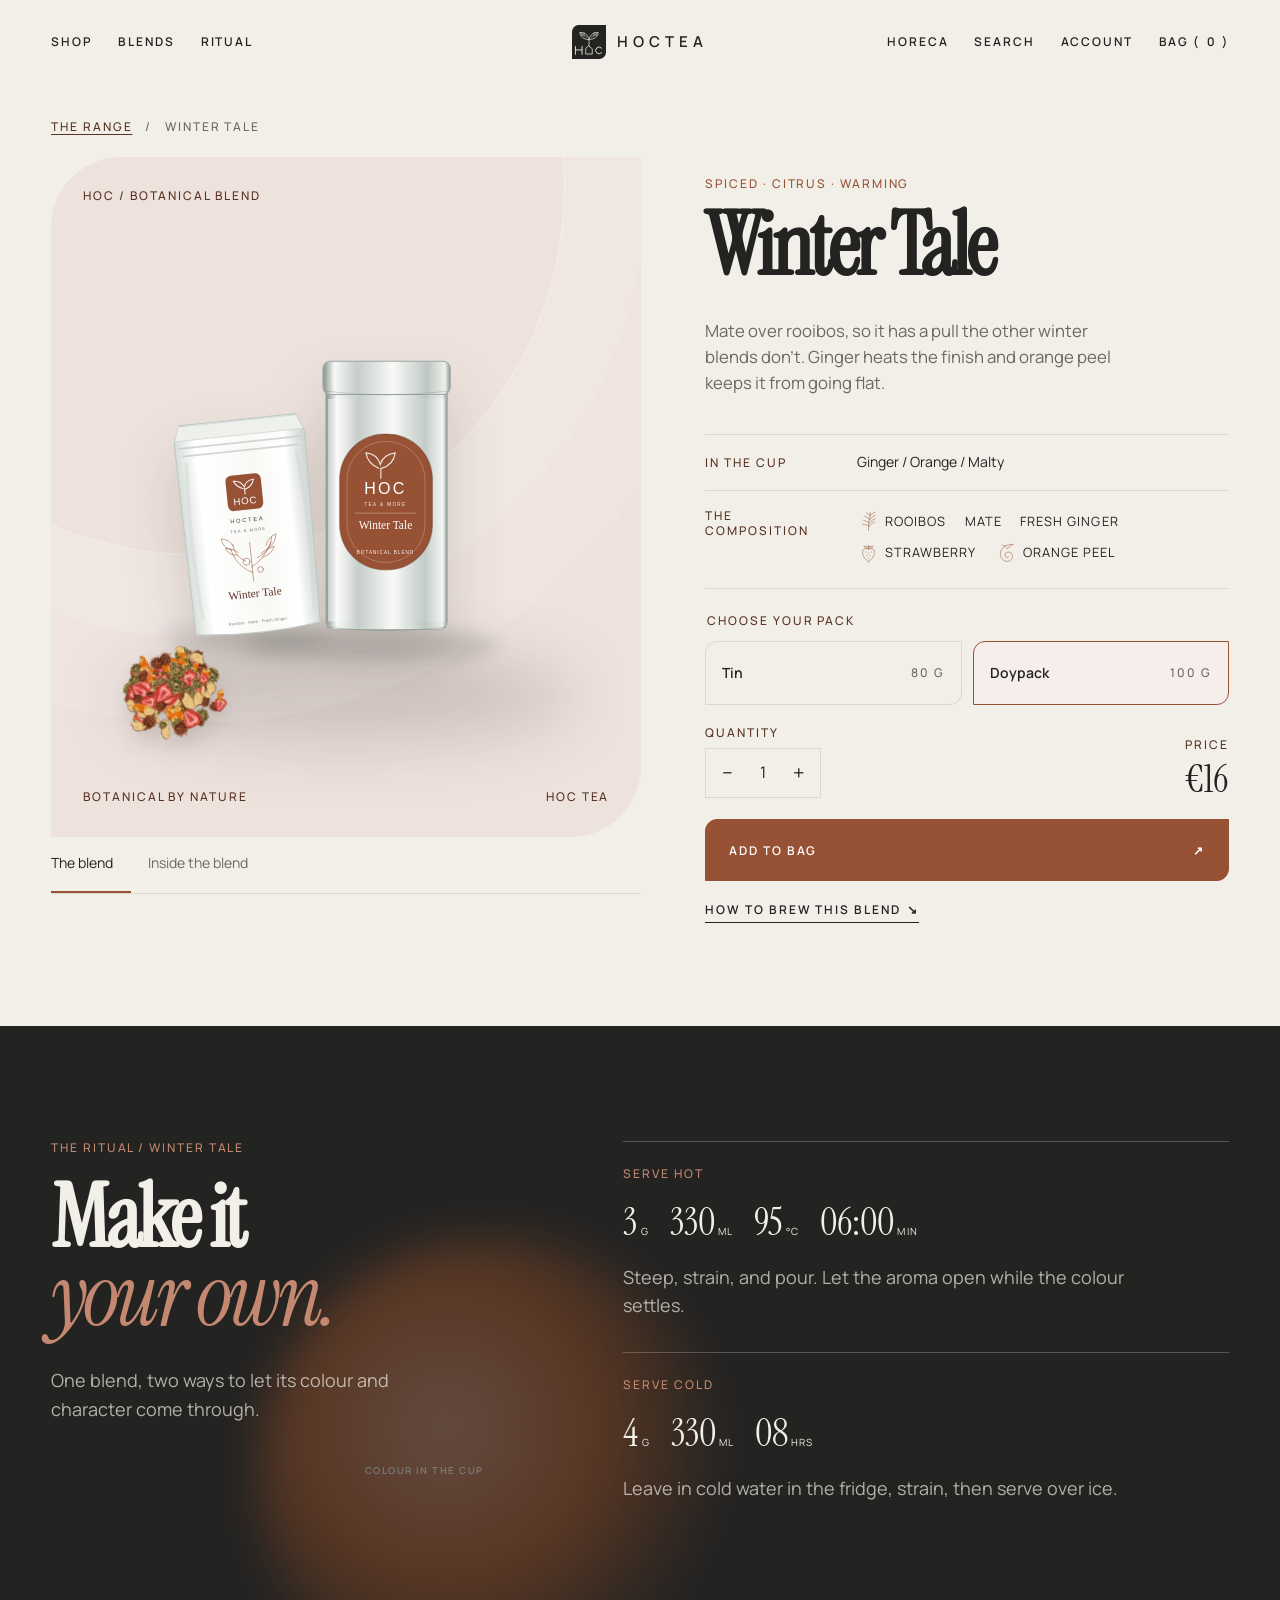
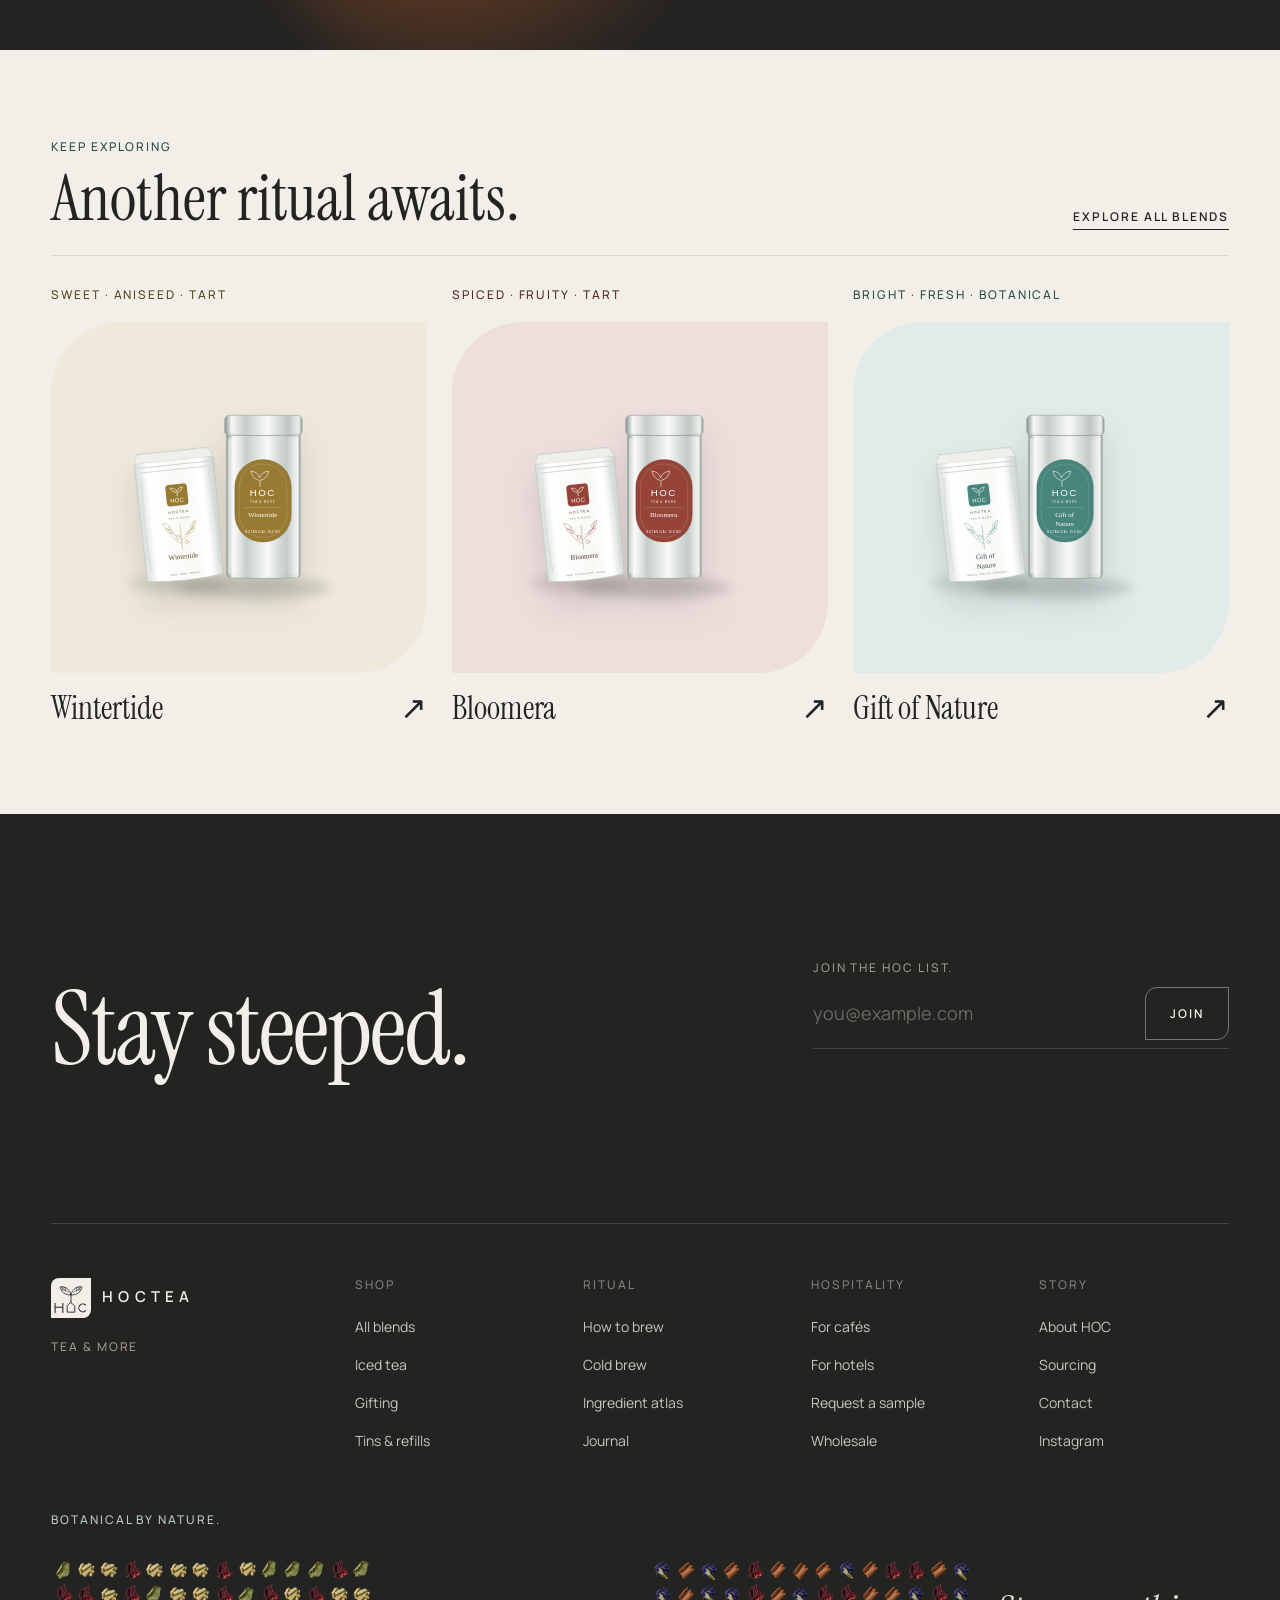
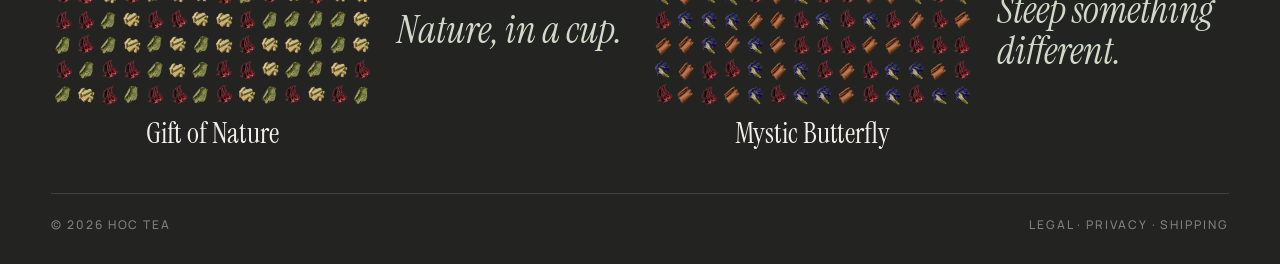
<file: products/winter-tale/index.html>
<!doctype html>
<html lang="en">
<head>
<meta charset="utf-8">
<meta name="viewport" content="width=device-width, initial-scale=1, viewport-fit=cover">
<title>Winter Tale — HOC Tea</title>
<meta name="description" content="Spiced · Citrus · Warming. Rooibos, Mate, Fresh Ginger, Strawberry, Orange Peel. Discover Winter Tale, how it tastes and how to brew it.">
<meta name="theme-color" content="#232322">
<link rel="preconnect" href="https://fonts.googleapis.com">
<link rel="preconnect" href="https://fonts.gstatic.com" crossorigin>
<link href="https://fonts.googleapis.com/css2?family=Instrument+Serif:ital@0;1&family=Manrope:wght@400;500;600&display=swap" rel="stylesheet">
<link rel="stylesheet" href="../../assets/css/hoc-core.css?v=9dc81688f6">
<link rel="stylesheet" href="../../assets/css/hoc-sections.css?v=5f044bbfbe">
<script>window.HOC = { assetBase: '../../' };</script>
<script>document.documentElement.classList.add('hoc-js');</script>
</head>
<body class="template-product">

  <a class="hoc-skip" href="../../#main">Skip to content</a>

  <header class="hoc-header" data-theme-mode="light" data-hoc="header">
    <div class="hoc-header__inner">
      <nav class="hoc-header__nav hoc-header__nav--start" aria-label="Primary">
        <a class="hoc-navlink" href="../../#range">Shop</a>
        <a class="hoc-navlink" href="../../#blends">Blends</a>
        <a class="hoc-navlink" href="../../#ritual">Ritual</a>
      </nav>

      <a class="hoc-header__brand hoc-lockup" href="../../#hero" aria-label="HOC Tea — home">
        <svg class="hoc-mark" viewBox="0 0 120 120" aria-hidden="true"><use href="#hoc-mark"></use></svg>
        <span class="hoc-lockup__word">Hoctea</span>
      </a>

      <nav class="hoc-header__nav hoc-header__nav--end" aria-label="Secondary">
        <a class="hoc-navlink" href="../../#hospitality">Horeca</a>
        <a class="hoc-navlink" href="../../#range">Search</a>
        <a class="hoc-navlink" href="../../#newsletter">Account</a>
        <button class="hoc-navlink hoc-bag" data-hoc="bag-open" aria-haspopup="dialog">
          Bag (<span class="hoc-bag__count" data-hoc="bag-count">0</span>)
        </button>
        <button class="hoc-burger" data-hoc="menu-toggle" aria-expanded="false"
                aria-controls="hoc-menu" aria-label="Menu"><span></span></button>
      </nav>
    </div>
  </header>

  <div class="hoc-menu" id="hoc-menu" data-hoc="menu" hidden>
    <nav class="hoc-menu__list" aria-label="Mobile">
      <a class="hoc-menu__link" href="../../#range">Shop</a>
      <a class="hoc-menu__link" href="../../#blends">Blends</a>
      <a class="hoc-menu__link" href="../../#ritual">Ritual</a>
      <a class="hoc-menu__link" href="../../#hospitality">Horeca</a>
    </nav>
    <div class="hoc-menu__foot hoc-micro">
      <a href="../../#newsletter">Account</a>
      <a href="../../#newsletter">Instagram</a>
      <a href="../../#newsletter">EN / TR</a>
    </div>
  </div>
<main id="main">
  <section class="hoc-section hoc-pdp" data-header-theme="dark" data-hoc="product-detail" style="--accent:#975235;--accent-2:#C3886F;--accent-wash:#EEE2DD;--accent-ink:#583323;--liquid:#A85426">
    <div class="hoc-wrap">
      <nav class="hoc-pdp__crumb hoc-micro" aria-label="Breadcrumb"><a href="../../#range">The range</a><span aria-hidden="true">/</span><span aria-current="page">Winter Tale</span></nav>
      <div class="hoc-pdp__grid">
        <div class="hoc-pdp__gallery">
          <div class="hoc-pdp__stage hoc-shape--lg" data-pdp-stage>
            <div class="hoc-pdp__stage-label hoc-micro">HOC / BOTANICAL BLEND</div>
            <div class="hoc-pdp__scene" data-pdp-scene="pack">
              <img class="hoc-pdp__pack-image" src="../../assets/img/pack-duo-winter-tale.svg?v=a8dc642507" width="700" height="640" alt="Winter Tale tin and doypack" fetchpriority="high" decoding="async">
              <span class="hoc-pdp__raw-peek" aria-hidden="true"><img
        src="../../assets/img/pile-winter-tale.webp?v=f223005500"
        srcset="../../assets/img/pile-winter-tale-420.webp?v=eccb94b7c0 420w, ../../assets/img/pile-winter-tale-640.webp?v=bbcdfa4990 640w, ../../assets/img/pile-winter-tale-900.webp?v=f223005500 900w"
        sizes="12vw"
        width="640" height="640"
        alt=""
        loading="lazy" decoding="async"></span>
            </div>
            <div class="hoc-pdp__scene hoc-pdp__scene--raw" data-pdp-scene="raw" hidden><img
        src="../../assets/img/pile-winter-tale.webp?v=f223005500"
        srcset="../../assets/img/pile-winter-tale-420.webp?v=eccb94b7c0 420w, ../../assets/img/pile-winter-tale-640.webp?v=bbcdfa4990 640w, ../../assets/img/pile-winter-tale-900.webp?v=f223005500 900w"
        sizes="(max-width: 767px) 84vw, 42vw"
        width="640" height="640"
        alt="Loose Winter Tale blend: Rooibos, Mate, Fresh Ginger, Strawberry, Orange Peel"
        loading="lazy" decoding="async"></div>
            <div class="hoc-pdp__stage-foot hoc-micro"><span>BOTANICAL BY NATURE</span><span>HOC TEA</span></div>
          </div>
          <div class="hoc-pdp__gallery-nav" role="group" aria-label="Product views">
            <button type="button" class="hoc-pdp__view is-active" data-pdp-view="pack" aria-pressed="true">The blend</button>
            <button type="button" class="hoc-pdp__view" data-pdp-view="raw" aria-pressed="false">Inside the blend</button>
          </div>
        </div>
        <div class="hoc-pdp__info">
          <p class="hoc-micro hoc-micro--accent">Spiced · Citrus · Warming</p>
          <h1 class="hoc-pdp__title">Winter Tale</h1>
          <p class="hoc-pdp__lede">Mate over rooibos, so it has a pull the other winter blends don't. Ginger heats the finish and orange peel keeps it from going flat.</p>
          <div class="hoc-pdp__taste"><span class="hoc-micro">IN THE CUP</span><p>Ginger  /  Orange  /  Malty</p></div>
          <div class="hoc-pdp__ingredients"><p class="hoc-micro">THE COMPOSITION</p><ul><li><svg class="hoc-bot" viewBox="0 0 100 100" aria-hidden="true"><use href="#b-rooibos"></use></svg><span>Rooibos</span></li><li><span>Mate</span></li><li><span>Fresh Ginger</span></li><li><svg class="hoc-bot" viewBox="0 0 100 100" aria-hidden="true"><use href="#b-strawberry"></use></svg><span>Strawberry</span></li><li><svg class="hoc-bot" viewBox="0 0 100 100" aria-hidden="true"><use href="#b-orange-peel"></use></svg><span>Orange Peel</span></li></ul></div>
          <form class="hoc-pdp__form" data-pdp-form action="../../#range">
            <fieldset class="hoc-pdp__packaging"><legend class="hoc-micro">CHOOSE YOUR PACK</legend>
              <label class="hoc-pdp__option"><input type="radio" name="pack-winter-tale" value="tin" data-pdp-variant data-price="€20" ><span class="hoc-pdp__option-label">Tin</span><span class="hoc-micro">80 g</span></label><label class="hoc-pdp__option"><input type="radio" name="pack-winter-tale" value="doypack" data-pdp-variant data-price="€16" checked><span class="hoc-pdp__option-label">Doypack</span><span class="hoc-micro">100 g</span></label>
            </fieldset>
            <div class="hoc-pdp__purchase"><div class="hoc-pdp__qty"><label class="hoc-micro" for="qty-winter-tale">QUANTITY</label><div class="hoc-pdp__qty-control"><button type="button" data-pdp-qty="-1" aria-label="Decrease quantity">−</button><input id="qty-winter-tale" name="quantity" type="number" min="1" max="99" step="1" value="1" inputmode="numeric"><button type="button" data-pdp-qty="1" aria-label="Increase quantity">+</button></div></div><div class="hoc-pdp__price"><span class="hoc-micro">PRICE</span><strong data-pdp-price>€16</strong></div></div>
            <button class="hoc-btn hoc-btn--solid hoc-pdp__add" type="button" data-hoc="add" data-blend="winter-tale">Add to bag <span aria-hidden="true">↗</span></button>
          </form>
          <a class="hoc-pdp__ritual-link hoc-link" href="#product-ritual">How to brew this blend <span aria-hidden="true">↘</span></a>
        </div>
      </div>
    </div>
  </section>
  <section class="hoc-section hoc-pdp-ritual" id="product-ritual" data-header-theme="light" style="--accent:#975235;--accent-2:#C3886F;--accent-wash:#EEE2DD;--accent-ink:#583323;--liquid:#A85426">
    <div class="hoc-wrap hoc-pdp-ritual__inner">
      <div class="hoc-pdp-ritual__intro"><p class="hoc-micro">THE RITUAL / WINTER TALE</p><h2>Make it<br><em>your own.</em></h2><p>One blend, two ways to let its colour and character come through.</p></div>
      <div class="hoc-pdp-ritual__recipes">
        <div class="hoc-pdp-ritual__recipe"><p class="hoc-micro">SERVE HOT</p><div><span>3<small>G</small></span><span>330<small>ML</small></span><span>95<small>°C</small></span><span>06:00<small>MIN</small></span></div><p>Steep, strain, and pour. Let the aroma open while the colour settles.</p></div>
        <div class="hoc-pdp-ritual__recipe"><p class="hoc-micro">SERVE COLD</p><div><span>4<small>G</small></span><span>330<small>ML</small></span><span>08<small>HRS</small></span></div><p>Leave in cold water in the fridge, strain, then serve over ice.</p></div>
      </div>
      <div class="hoc-pdp-ritual__colour" aria-hidden="true"><span></span><p>COLOUR IN THE CUP</p></div>
    </div>
  </section>
  <section class="hoc-section hoc-pdp-related" data-header-theme="dark"><div class="hoc-wrap"><div class="hoc-pdp-related__head"><div><p class="hoc-micro">KEEP EXPLORING</p><h2>Another ritual awaits.</h2></div><a class="hoc-link" href="../../#range">Explore all blends</a></div><div class="hoc-pdp-related__grid"><a class="hoc-pdp-related__item" href="../../products/wintertide/" style="--accent:#997A33;--accent-2:#C4AA6E;--accent-wash:#EFE9DC;--accent-ink:#594822;--liquid:#C0752F"><span class="hoc-micro">Sweet · Aniseed · Tart</span><span class="hoc-pdp-related__media"><img class="" src="../../assets/img/pack-duo-wintertide.svg?v=9d09a7f234" width="700" height="640" alt="Wintertide tin and doypack" loading="lazy" decoding="async"></span><span class="hoc-pdp-related__name">Wintertide <span aria-hidden="true">↗</span></span></a><a class="hoc-pdp-related__item" href="../../products/bloomera/" style="--accent:#954437;--accent-2:#C17C71;--accent-wash:#EEDFDD;--accent-ink:#572B24;--liquid:#B03C33"><span class="hoc-micro">Spiced · Fruity · Tart</span><span class="hoc-pdp-related__media"><img class="" src="../../assets/img/pack-duo-bloomera.svg?v=fe4655da01" width="700" height="640" alt="Bloomera tin and doypack" loading="lazy" decoding="async"></span><span class="hoc-pdp-related__name">Bloomera <span aria-hidden="true">↗</span></span></a><a class="hoc-pdp-related__item" href="../../products/gift-of-nature/" style="--accent:#47857D;--accent-2:#7FB3AD;--accent-wash:#E0EBEA;--accent-ink:#2D4E4A;--liquid:#B4324B"><span class="hoc-micro">Bright · Fresh · Botanical</span><span class="hoc-pdp-related__media"><img class="" src="../../assets/img/pack-duo-gift-of-nature.svg?v=b1b0dd8bed" width="700" height="640" alt="Gift of Nature tin and doypack" loading="lazy" decoding="async"></span><span class="hoc-pdp-related__name">Gift of Nature <span aria-hidden="true">↗</span></span></a></div></div></section>
</main>

    <section class="hoc-section hoc-news" id="newsletter" data-theme="ink"
             data-header-theme="light">
      <div class="hoc-wrap hoc-pad">
        <div class="hoc-news__inner">
          <h2 class="hoc-display-xl" data-split="lines">Stay steeped.</h2>
          <form class="hoc-news__form" data-hoc="newsletter" novalidate>
            <label class="hoc-micro" for="hoc-email">Join the HOC list.</label>
            <div class="hoc-news__field">
              <input id="hoc-email" name="email" type="email" autocomplete="email"
                     placeholder="you@example.com" required>
              <button class="hoc-btn" type="submit">Join</button>
            </div>
            <p class="hoc-news__msg hoc-micro" data-hoc="newsletter-msg" role="status"></p>
          </form>
        </div>
      </div>
    </section>

    <footer class="hoc-section hoc-footer" id="footer" data-theme="ink" data-header-theme="light">
      <div class="hoc-wrap">
        <div class="hoc-footer__grid">
          <div class="hoc-footer__brand">
            <a class="hoc-lockup" href="../../#hero" aria-label="HOC Tea — home">
              <svg class="hoc-mark" viewBox="0 0 120 120" aria-hidden="true"><use href="#hoc-mark"></use></svg>
              <span class="hoc-lockup__word">Hoctea</span>
            </a>
            <p class="hoc-micro hoc-footer__tag">Tea &amp; More</p>
          </div>

          <nav class="hoc-footer__col" aria-label="Shop">
            <p class="hoc-micro hoc-footer__h">Shop</p>
            <ul><li><a href="../../#range">All blends</a></li><li><a href="../../#range">Iced tea</a></li><li><a href="../../#range">Gifting</a></li><li><a href="../../#range">Tins &amp; refills</a></li></ul>
          </nav>
          <nav class="hoc-footer__col" aria-label="Ritual">
            <p class="hoc-micro hoc-footer__h">Ritual</p>
            <ul><li><a href="../../#range">How to brew</a></li><li><a href="../../#range">Cold brew</a></li><li><a href="../../#range">Ingredient atlas</a></li><li><a href="../../#range">Journal</a></li></ul>
          </nav>
          <nav class="hoc-footer__col" aria-label="Hospitality">
            <p class="hoc-micro hoc-footer__h">Hospitality</p>
            <ul><li><a href="../../#range">For cafés</a></li><li><a href="../../#range">For hotels</a></li><li><a href="../../#range">Request a sample</a></li><li><a href="../../#range">Wholesale</a></li></ul>
          </nav>
          <nav class="hoc-footer__col" aria-label="Story">
            <p class="hoc-micro hoc-footer__h">Story</p>
            <ul><li><a href="../../#range">About HOC</a></li><li><a href="../../#range">Sourcing</a></li><li><a href="../../#range">Contact</a></li><li><a href="../../#range">Instagram</a></li></ul>
          </nav>
        </div>

        <div class="hoc-current" data-hoc="footer-current" data-atlas="../../assets/img/botanical-atlas-petals.webp?v=d1b16089cf" aria-label="The HOC botanical collection">
          <div class="hoc-current__head hoc-micro">
            <p>Botanical by nature.</p>
            <button class="hoc-current__pause" type="button" data-current-pause aria-pressed="false" hidden>Pause flow</button>
          </div>
          <div class="hoc-current__viewport">
            <ul class="hoc-current__track">
              <li class="hoc-current__item" data-ingredients="Hibiscus|Mint Leaf|Lemongrass" data-seed="gift-of-nature">
                <a class="hoc-current__blend" href="../../products/gift-of-nature/">
                  <span class="hoc-current__media"><img
        src="../../assets/img/pile-gift-of-nature.webp?v=ecd68be307"
        srcset="../../assets/img/pile-gift-of-nature-420.webp?v=6c2828f4b4 420w, ../../assets/img/pile-gift-of-nature-640.webp?v=566a571770 640w, ../../assets/img/pile-gift-of-nature-900.webp?v=ecd68be307 900w"
        sizes="(max-width: 699px) 180px, 230px"
        width="640" height="640"
        alt=""
        loading="lazy" decoding="async"></span>
                  <span class="hoc-current__name">Gift of Nature</span>
                </a>
                <p class="hoc-current__saying">Nature, in a cup.</p>
              </li><li class="hoc-current__item" data-ingredients="Butterfly Pea Flower|Hibiscus|Cinnamon Stick" data-seed="mystic-butterfly">
                <a class="hoc-current__blend" href="../../products/mystic-butterfly/">
                  <span class="hoc-current__media"><img
        src="../../assets/img/pile-mystic-butterfly.webp?v=42630e2230"
        srcset="../../assets/img/pile-mystic-butterfly-420.webp?v=8edc1d8317 420w, ../../assets/img/pile-mystic-butterfly-640.webp?v=42e47a9c87 640w, ../../assets/img/pile-mystic-butterfly-900.webp?v=42630e2230 900w"
        sizes="(max-width: 699px) 180px, 230px"
        width="640" height="640"
        alt=""
        loading="lazy" decoding="async"></span>
                  <span class="hoc-current__name">Mystic Butterfly</span>
                </a>
                <p class="hoc-current__saying">Steep something different.</p>
              </li><li class="hoc-current__item" data-ingredients="Mango|Pineapple|Lemongrass|Butterfly Pea Flower" data-seed="mesmerize">
                <a class="hoc-current__blend" href="../../products/mesmerize/">
                  <span class="hoc-current__media"><img
        src="../../assets/img/pile-mesmerize.webp?v=3c16522329"
        srcset="../../assets/img/pile-mesmerize-420.webp?v=a94291ca96 420w, ../../assets/img/pile-mesmerize-640.webp?v=c556801266 640w, ../../assets/img/pile-mesmerize-900.webp?v=3c16522329 900w"
        sizes="(max-width: 699px) 180px, 230px"
        width="640" height="640"
        alt=""
        loading="lazy" decoding="async"></span>
                  <span class="hoc-current__name">Mesmerize</span>
                </a>
                <p class="hoc-current__saying">A ritual of your own.</p>
              </li><li class="hoc-current__item" data-ingredients="Rooibos|Strawberry|Apple|Bourbon Vanilla" data-seed="sunset-valley">
                <a class="hoc-current__blend" href="../../products/sunset-valley/">
                  <span class="hoc-current__media"><img
        src="../../assets/img/pile-sunset-valley.webp?v=7d27b155a1"
        srcset="../../assets/img/pile-sunset-valley-420.webp?v=864ba5d17c 420w, ../../assets/img/pile-sunset-valley-640.webp?v=b6e6c095d3 640w, ../../assets/img/pile-sunset-valley-900.webp?v=7d27b155a1 900w"
        sizes="(max-width: 699px) 180px, 230px"
        width="640" height="640"
        alt=""
        loading="lazy" decoding="async"></span>
                  <span class="hoc-current__name">Sunset Valley</span>
                </a>
                <p class="hoc-current__saying">Hot. Cold. HOC.</p>
              </li><li class="hoc-current__item" data-ingredients="Rooibos|Mango|Pineapple|Dried Ginger|Cinnamon Stick|Lemon Peel" data-seed="asian-breeze">
                <a class="hoc-current__blend" href="../../products/asian-breeze/">
                  <span class="hoc-current__media"><img
        src="../../assets/img/pile-asian-breeze.webp?v=751eab5773"
        srcset="../../assets/img/pile-asian-breeze-420.webp?v=124948781e 420w, ../../assets/img/pile-asian-breeze-640.webp?v=1bc66cf35b 640w, ../../assets/img/pile-asian-breeze-900.webp?v=751eab5773 900w"
        sizes="(max-width: 699px) 180px, 230px"
        width="640" height="640"
        alt=""
        loading="lazy" decoding="async"></span>
                  <span class="hoc-current__name">Asian Breeze</span>
                </a>
                <p class="hoc-current__saying">Colour your everyday.</p>
              </li><li class="hoc-current__item" data-ingredients="Oolong|Dried Rose|Hibiscus|Chamomile" data-seed="souls-rest">
                <a class="hoc-current__blend" href="../../products/souls-rest/">
                  <span class="hoc-current__media"><img
        src="../../assets/img/pile-souls-rest.webp?v=c03384b3da"
        srcset="../../assets/img/pile-souls-rest-420.webp?v=86b7b7a791 420w, ../../assets/img/pile-souls-rest-640.webp?v=3a8ae868c1 640w, ../../assets/img/pile-souls-rest-900.webp?v=c03384b3da 900w"
        sizes="(max-width: 699px) 180px, 230px"
        width="640" height="640"
        alt=""
        loading="lazy" decoding="async"></span>
                  <span class="hoc-current__name">Soul's Rest</span>
                </a>
                <p class="hoc-current__saying">Let nature flow.</p>
              </li><li class="hoc-current__item" data-ingredients="Green Tea|Lemongrass|Strawberry|Blackberry|Butterfly Pea Flower" data-seed="gold-skies">
                <a class="hoc-current__blend" href="../../products/gold-skies/">
                  <span class="hoc-current__media"><img
        src="../../assets/img/pile-gold-skies.webp?v=19c950d00d"
        srcset="../../assets/img/pile-gold-skies-420.webp?v=37b6445498 420w, ../../assets/img/pile-gold-skies-640.webp?v=113e82a796 640w, ../../assets/img/pile-gold-skies-900.webp?v=19c950d00d 900w"
        sizes="(max-width: 699px) 180px, 230px"
        width="640" height="640"
        alt=""
        loading="lazy" decoding="async"></span>
                  <span class="hoc-current__name">Gold Skies</span>
                </a>
                <p class="hoc-current__saying">Nature, in a cup.</p>
              </li><li class="hoc-current__item" data-ingredients="Jasmine|Pineapple|Hibiscus|White Tea|Cinnamon Stick" data-seed="pink-moon">
                <a class="hoc-current__blend" href="../../products/pink-moon/">
                  <span class="hoc-current__media"><img
        src="../../assets/img/pile-pink-moon.webp?v=0eb61fd2c5"
        srcset="../../assets/img/pile-pink-moon-420.webp?v=22166d043d 420w, ../../assets/img/pile-pink-moon-640.webp?v=a0f375b76f 640w, ../../assets/img/pile-pink-moon-900.webp?v=0eb61fd2c5 900w"
        sizes="(max-width: 699px) 180px, 230px"
        width="640" height="640"
        alt=""
        loading="lazy" decoding="async"></span>
                  <span class="hoc-current__name">Pink Moon</span>
                </a>
                <p class="hoc-current__saying">Steep something different.</p>
              </li><li class="hoc-current__item" data-ingredients="Jasmine|Chamomile|Lavender|Lemon Balm" data-seed="innerbloom">
                <a class="hoc-current__blend" href="../../products/innerbloom/">
                  <span class="hoc-current__media"><img
        src="../../assets/img/pile-innerbloom.webp?v=5feecddc57"
        srcset="../../assets/img/pile-innerbloom-420.webp?v=0d6bb9040d 420w, ../../assets/img/pile-innerbloom-640.webp?v=e09cdf4c2a 640w, ../../assets/img/pile-innerbloom-900.webp?v=5feecddc57 900w"
        sizes="(max-width: 699px) 180px, 230px"
        width="640" height="640"
        alt=""
        loading="lazy" decoding="async"></span>
                  <span class="hoc-current__name">Innerbloom</span>
                </a>
                <p class="hoc-current__saying">A ritual of your own.</p>
              </li><li class="hoc-current__item" data-ingredients="Strawberry|White Tea|Lemon Peel|Apple|Mango|Cinnamon Stick" data-seed="white-tea-melody">
                <a class="hoc-current__blend" href="../../products/white-tea-melody/">
                  <span class="hoc-current__media"><img
        src="../../assets/img/pile-white-tea-melody.webp?v=aacaaa13e7"
        srcset="../../assets/img/pile-white-tea-melody-420.webp?v=04be5cf67c 420w, ../../assets/img/pile-white-tea-melody-640.webp?v=0e9a3ecb80 640w, ../../assets/img/pile-white-tea-melody-900.webp?v=aacaaa13e7 900w"
        sizes="(max-width: 699px) 180px, 230px"
        width="640" height="640"
        alt=""
        loading="lazy" decoding="async"></span>
                  <span class="hoc-current__name">White Tea Melody</span>
                </a>
                <p class="hoc-current__saying">Hot. Cold. HOC.</p>
              </li><li class="hoc-current__item" data-ingredients="Passionflower|Apple|Lemongrass|Hibiscus|Blackberry" data-seed="reflection">
                <a class="hoc-current__blend" href="../../products/reflection/">
                  <span class="hoc-current__media"><img
        src="../../assets/img/pile-reflection.webp?v=409dec8773"
        srcset="../../assets/img/pile-reflection-420.webp?v=89dd859883 420w, ../../assets/img/pile-reflection-640.webp?v=ad648beffc 640w, ../../assets/img/pile-reflection-900.webp?v=409dec8773 900w"
        sizes="(max-width: 699px) 180px, 230px"
        width="640" height="640"
        alt=""
        loading="lazy" decoding="async"></span>
                  <span class="hoc-current__name">Reflection</span>
                </a>
                <p class="hoc-current__saying">Colour your everyday.</p>
              </li><li class="hoc-current__item" data-ingredients="Rooibos|Mate|Fresh Ginger|Strawberry|Orange Peel" data-seed="winter-tale">
                <a class="hoc-current__blend" href="../../products/winter-tale/">
                  <span class="hoc-current__media"><img
        src="../../assets/img/pile-winter-tale.webp?v=f223005500"
        srcset="../../assets/img/pile-winter-tale-420.webp?v=eccb94b7c0 420w, ../../assets/img/pile-winter-tale-640.webp?v=bbcdfa4990 640w, ../../assets/img/pile-winter-tale-900.webp?v=f223005500 900w"
        sizes="(max-width: 699px) 180px, 230px"
        width="640" height="640"
        alt=""
        loading="lazy" decoding="async"></span>
                  <span class="hoc-current__name">Winter Tale</span>
                </a>
                <p class="hoc-current__saying">Let nature flow.</p>
              </li><li class="hoc-current__item" data-ingredients="Apple|Mango|Rosehip|Fennel|Passionflower" data-seed="wintertide">
                <a class="hoc-current__blend" href="../../products/wintertide/">
                  <span class="hoc-current__media"><img
        src="../../assets/img/pile-wintertide.webp?v=b255bb89fb"
        srcset="../../assets/img/pile-wintertide-420.webp?v=50593f5f81 420w, ../../assets/img/pile-wintertide-640.webp?v=904b4d17e4 640w, ../../assets/img/pile-wintertide-900.webp?v=b255bb89fb 900w"
        sizes="(max-width: 699px) 180px, 230px"
        width="640" height="640"
        alt=""
        loading="lazy" decoding="async"></span>
                  <span class="hoc-current__name">Wintertide</span>
                </a>
                <p class="hoc-current__saying">Nature, in a cup.</p>
              </li><li class="hoc-current__item" data-ingredients="Apple|Cinnamon Stick|Hibiscus|Orange Peel" data-seed="bloomera">
                <a class="hoc-current__blend" href="../../products/bloomera/">
                  <span class="hoc-current__media"><img
        src="../../assets/img/pile-bloomera.webp?v=9e0e81fef8"
        srcset="../../assets/img/pile-bloomera-420.webp?v=d39bb382ac 420w, ../../assets/img/pile-bloomera-640.webp?v=17962d92d0 640w, ../../assets/img/pile-bloomera-900.webp?v=9e0e81fef8 900w"
        sizes="(max-width: 699px) 180px, 230px"
        width="640" height="640"
        alt=""
        loading="lazy" decoding="async"></span>
                  <span class="hoc-current__name">Bloomera</span>
                </a>
                <p class="hoc-current__saying">Steep something different.</p>
              </li>
            </ul>
          </div>
        </div>

        <div class="hoc-footer__legal hoc-micro">
          <p>&copy; 2026 HOC Tea</p>
          <p><a href="../../#newsletter">Legal</a> · <a href="../../#newsletter">Privacy</a> · <a href="../../#newsletter">Shipping</a></p>
        </div>
      </div>
    </footer>

  <div class="hoc-drawer" data-hoc="drawer" role="dialog" aria-modal="true"
       aria-label="Bag" hidden>
    <div class="hoc-drawer__scrim" data-hoc="drawer-close"></div>
    <div class="hoc-drawer__panel">
      <header class="hoc-drawer__head">
        <p class="hoc-micro">Your bag (<span data-hoc="bag-count">0</span>)</p>
        <button class="hoc-link" data-hoc="drawer-close">Close</button>
      </header>
      <div class="hoc-drawer__body" data-hoc="drawer-items">
        <p class="hoc-drawer__empty hoc-body">Nothing steeping yet.</p>
      </div>
      <footer class="hoc-drawer__foot">
        <div class="hoc-drawer__total hoc-micro">
          <span>Subtotal</span><span data-hoc="bag-total">€0</span>
        </div>
        <button class="hoc-btn hoc-btn--solid" data-hoc="checkout">Checkout</button>
      </footer>
    </div>
  </div>
<svg width="0" height="0" style="position:absolute" aria-hidden="true"><symbol id="hoc-mark" viewBox="0 0 120 120">
  <!-- HOC mark, traced from Logo/black-png.png.

       Plate: 120x120. Top-left and bottom-right rounded at 24 (20% of the
       side); top-right and bottom-left square. That asymmetry is the brand
       shape primitive reused across media frames, the cart drawer and CTAs (§4).

       Letter geometry is measured, not eyeballed: H stems sit at x 12.2 / 35.5,
       the tag runs x 48.5-71.5, the C is r12 about (95.5, 89.7), and every one
       of them spans y 75.7-103.7. -->
  <path class="hoc-mark__plate"
        d="M24 0 H120 V96 A24 24 0 0 1 96 120 H0 V24 A24 24 0 0 1 24 0 Z"
        fill="currentColor"/>
  <g class="hoc-mark__art" fill="none" stroke="var(--hoc-mark-ink, #F1EFE8)"
     stroke-linecap="round" stroke-linejoin="round">
    <!-- sprout: two leaves meeting at the stem head -->
    <g stroke-width="2.4">
      <path d="M59 51 C41 51 29 41 27.5 26.5 C42 25 55 33 59 47 Z"/>
      <path d="M61 51 C79 51 91 41 92.5 26.5 C78 25 65 33 61 47 Z"/>
    </g>
    <g stroke-width="1.5">
      <path d="M31 29 L52 43"/>
      <path d="M35.5 26 L35.5 35"/>
      <path d="M43 27.5 L43 39.5"/>
      <path d="M31.5 36 L41 36"/>
      <path d="M89 29 L68 43"/>
      <path d="M84.5 26 L84.5 35"/>
      <path d="M77 27.5 L77 39.5"/>
      <path d="M88.5 36 L79 36"/>
    </g>
    <!-- stem into the tag -->
    <path d="M60 51 V74" stroke-width="2.6"/>
    <!-- tag: the O of HOC -->
    <path d="M60 74.2 L71.5 84 V102.4 H48.5 V84 Z" stroke-width="2.6"/>
    <!-- H -->
    <path d="M12.2 75.7 V103.7 M12.2 88 H35.5 M35.5 75.7 V103.7" stroke-width="3.1"/>
    <!-- C -->
    <path d="M104 81.2 A12 12 0 1 0 104 98.2" stroke-width="3.1"/>
  </g>
</symbol></svg><svg xmlns="http://www.w3.org/2000/svg" style="display:none" aria-hidden="true">
<!-- ==========================================================================
     HOC TEA — botanical sprite.

     Single-stroke line art in the packaging illustration language. Every shape
     is an open or closed <path> with no fill, so GSAP DrawSVG can draw it on
     (§16, §22). viewBox is 100x100 for all symbols; stroke-width is set by the
     consumer via CSS so the same drawing works at 40px and at 400px.

     Production note §50: these are authored, not traced. When the packaging
     vectors arrive as AI/PDF, swap the <path> data — the ids and viewBox are
     the contract and nothing else has to change.
     ========================================================================== -->

<defs>
  <g id="b-petal-hibiscus">
    <path d="M50 50 C41 43 37 31 41 22 C44 15 56 15 59 22 C63 31 59 43 50 50 Z"/>
  </g>
</defs>

<symbol id="b-hibiscus" viewBox="0 0 100 100">
  <g fill="none" stroke="currentColor" stroke-linecap="round" stroke-linejoin="round">
    <use href="#b-petal-hibiscus" transform="rotate(0 50 50)"/>
    <use href="#b-petal-hibiscus" transform="rotate(72 50 50)"/>
    <use href="#b-petal-hibiscus" transform="rotate(144 50 50)"/>
    <use href="#b-petal-hibiscus" transform="rotate(216 50 50)"/>
    <use href="#b-petal-hibiscus" transform="rotate(288 50 50)"/>
    <!-- the long protruding staminal column hibiscus is known for -->
    <path d="M50 50 C56 61 61 70 65 79"/>
    <circle cx="66" cy="82" r="2"/>
    <circle cx="60.5" cy="72.5" r="1.5"/>
    <circle cx="70" cy="77" r="1.5"/>
    <circle cx="50" cy="50" r="3.4"/>
  </g>
</symbol>

<symbol id="b-mint" viewBox="0 0 100 100">
  <g fill="none" stroke="currentColor" stroke-linecap="round" stroke-linejoin="round">
    <path d="M50 92 C50 74 50 46 50 16"/>
    <path d="M50 68 C40 68 30 62 26 51 C36 47 47 53 50 62 Z"/>
    <path d="M50 68 C60 68 70 62 74 51 C64 47 53 53 50 62 Z"/>
    <path d="M50 46 C42 46 33 41 29 32 C38 28 47 33 50 41 Z"/>
    <path d="M50 46 C58 46 67 41 71 32 C62 28 53 33 50 41 Z"/>
    <path d="M50 27 C44 27 38 23 35 17 C42 14 48 18 50 23 Z"/>
    <path d="M50 27 C56 27 62 23 65 17 C58 14 52 18 50 23 Z"/>
    <path d="M33 53 l14 8 M36 34 l12 7 M67 53 l-14 8 M64 34 l-12 7"/>
  </g>
</symbol>

<symbol id="b-lemongrass" viewBox="0 0 100 100">
  <g fill="none" stroke="currentColor" stroke-linecap="round" stroke-linejoin="round">
    <path d="M46 94 C40 70 30 46 12 26 C34 36 46 60 50 88"/>
    <path d="M50 94 C50 66 52 38 58 10 C62 40 58 70 54 94"/>
    <path d="M54 94 C62 72 74 50 92 32 C76 54 66 72 58 92"/>
    <path d="M48 94 C46 78 42 62 33 48"/>
    <path d="M44 90 h14"/>
  </g>
</symbol>

<symbol id="b-butterfly-pea" viewBox="0 0 100 100">
  <g fill="none" stroke="currentColor" stroke-linecap="round" stroke-linejoin="round">
    <!-- Clitoria ternatea: one broad fan-shaped standard petal that narrows to
         the calyx, with the keel folded out below it. -->
    <path d="M50 74 C29 70 15 55 16 38 C30 24 70 24 84 38 C85 55 71 70 50 74 Z"/>
    <path d="M50 74 C47 60 46 46 48 33 M50 74 C53 60 54 46 52 33"/>
    <path d="M26 33 C33 45 40 58 46 70 M74 33 C67 45 60 58 54 70"/>
    <path d="M36 27 C40 42 43 57 47 72 M64 27 C60 42 57 57 53 72"/>
    <!-- calyx + keel -->
    <path d="M50 74 L50 84"/>
    <path d="M43 82 C46 89 54 89 57 82"/>
    <path d="M50 88 L50 96"/>
  </g>
</symbol>

<symbol id="b-cinnamon" viewBox="0 0 100 100">
  <g fill="none" stroke="currentColor" stroke-linecap="round" stroke-linejoin="round">
    <!-- a quill, seen slightly from above so the roll is visible -->
    <path d="M36 22 L40 84 C40 89 44 92 50 92 C56 92 60 89 60 84 L64 22"/>
    <path d="M50 14 C58 14 64 17 64 21 C64 25 58 28 50 28 C42 28 36 25 36 21 C36 17 42 14 50 14 Z"/>
    <path d="M44 21 C45 18 49 17 53 18 C56 19 57 21 55 22 C53 23 51 22 51 21"/>
    <path d="M46 28 L48 86 M56 27 L54 86" stroke-opacity=".7"/>
  </g>
</symbol>

<symbol id="b-mango" viewBox="0 0 100 100">
  <g fill="none" stroke="currentColor" stroke-linecap="round" stroke-linejoin="round">
    <path d="M62 22 C40 22 22 40 22 60 C22 76 34 86 50 86 C70 86 84 68 84 46 C84 32 76 22 62 22 Z"/>
    <path d="M62 22 C58 30 54 42 54 56"/>
    <path d="M62 22 C66 16 72 12 80 11 C79 18 74 22 68 23"/>
    <path d="M62 22 L62 12"/>
  </g>
</symbol>

<symbol id="b-pineapple" viewBox="0 0 100 100">
  <g fill="none" stroke="currentColor" stroke-linecap="round" stroke-linejoin="round">
    <path d="M50 36 C34 36 26 48 26 62 C26 78 36 90 50 90 C64 90 74 78 74 62 C74 48 66 36 50 36 Z"/>
    <path d="M31 50 L69 74 M31 66 L60 86 M40 42 L74 62 M69 50 L31 74 M69 66 L40 86 M60 42 L26 62"/>
    <path d="M50 36 C50 26 46 16 40 10 C48 12 52 20 52 30"/>
    <path d="M50 36 C52 26 58 16 66 12 C64 22 58 30 52 34"/>
    <path d="M50 36 C46 28 42 22 34 18 C38 26 42 32 47 36"/>
  </g>
</symbol>

<symbol id="b-strawberry" viewBox="0 0 100 100">
  <g fill="none" stroke="currentColor" stroke-linecap="round" stroke-linejoin="round">
    <path d="M50 90 C32 78 24 62 24 48 C24 36 34 30 44 34 C47 35 49 36 50 38 C51 36 53 35 56 34 C66 30 76 36 76 48 C76 62 68 78 50 90 Z"/>
    <path d="M50 34 L50 20"/>
    <path d="M50 26 C44 22 36 21 30 24 C34 30 42 32 48 30"/>
    <path d="M50 26 C56 22 64 21 70 24 C66 30 58 32 52 30"/>
    <path d="M38 48 h.01 M50 52 h.01 M62 48 h.01 M44 62 h.01 M56 62 h.01 M50 74 h.01"
          stroke-linecap="round" stroke-width="3"/>
  </g>
</symbol>

<symbol id="b-apple" viewBox="0 0 100 100">
  <g fill="none" stroke="currentColor" stroke-linecap="round" stroke-linejoin="round">
    <path d="M50 32 C44 26 34 26 28 34 C20 44 22 62 32 76 C38 84 44 86 50 82 C56 86 62 84 68 76 C78 62 80 44 72 34 C66 26 56 26 50 32 Z"/>
    <path d="M50 32 L50 16"/>
    <path d="M50 22 C56 14 66 12 74 14 C72 24 62 28 54 26"/>
  </g>
</symbol>

<symbol id="b-lavender" viewBox="0 0 100 100">
  <g fill="none" stroke="currentColor" stroke-linecap="round" stroke-linejoin="round">
    <path d="M50 94 L50 44"/>
    <path d="M50 44 C43 42 40 36 43 31 C46 27 52 28 53 33"/>
    <path d="M50 34 C43 32 40 26 43 21 C46 17 52 18 53 23"/>
    <path d="M50 24 C44 22 42 17 44 13 C47 9 52 10 53 15"/>
    <path d="M50 44 C57 42 60 36 57 31 C54 27 48 28 47 33"/>
    <path d="M50 34 C57 32 60 26 57 21 C54 17 48 18 47 23"/>
    <path d="M50 14 C51 10 50 6 48 4"/>
    <path d="M50 66 C42 66 36 62 33 55 C40 54 47 58 50 63"/>
    <path d="M50 66 C58 66 64 62 67 55 C60 54 53 58 50 63"/>
  </g>
</symbol>

<symbol id="b-chamomile" viewBox="0 0 100 100">
  <g fill="none" stroke="currentColor" stroke-linecap="round" stroke-linejoin="round">
    <g id="b-cham-petals">
      <path d="M50 38 C46 30 46 20 50 12 C54 20 54 30 50 38 Z" transform="rotate(0 50 46)"/>
      <path d="M50 38 C46 30 46 20 50 12 C54 20 54 30 50 38 Z" transform="rotate(45 50 46)"/>
      <path d="M50 38 C46 30 46 20 50 12 C54 20 54 30 50 38 Z" transform="rotate(90 50 46)"/>
      <path d="M50 38 C46 30 46 20 50 12 C54 20 54 30 50 38 Z" transform="rotate(135 50 46)"/>
      <path d="M50 38 C46 30 46 20 50 12 C54 20 54 30 50 38 Z" transform="rotate(180 50 46)"/>
      <path d="M50 38 C46 30 46 20 50 12 C54 20 54 30 50 38 Z" transform="rotate(225 50 46)"/>
      <path d="M50 38 C46 30 46 20 50 12 C54 20 54 30 50 38 Z" transform="rotate(270 50 46)"/>
      <path d="M50 38 C46 30 46 20 50 12 C54 20 54 30 50 38 Z" transform="rotate(315 50 46)"/>
    </g>
    <circle cx="50" cy="46" r="7.5"/>
    <path d="M50 80 L50 96 M50 86 C44 84 41 80 41 75 C46 75 49 78 50 82"/>
  </g>
</symbol>

<symbol id="b-ginger" viewBox="0 0 100 100">
  <g fill="none" stroke="currentColor" stroke-linecap="round" stroke-linejoin="round">
    <!-- rhizome: one long body with knuckles and two finger shoots -->
    <path d="M16 46 C12 38 17 30 26 30 C34 30 39 36 40 43
             C46 38 56 37 62 41 C70 34 82 36 86 44
             C90 52 85 61 76 61 C70 61 65 58 63 53
             C58 60 48 62 41 58 C38 66 30 69 23 65 C16 61 14 53 16 46 Z"/>
    <path d="M40 43 C41 48 41 54 41 58"/>
    <path d="M62 41 C62 46 62 50 63 53"/>
    <path d="M26 30 C25 24 27 18 32 15"/>
    <path d="M76 61 C79 67 79 74 76 80"/>
    <path d="M50 44 C50 48 50 52 49 56" stroke-opacity=".7"/>
  </g>
</symbol>

<symbol id="b-orange-peel" viewBox="0 0 100 100">
  <g fill="none" stroke="currentColor" stroke-linecap="round" stroke-linejoin="round">
    <path d="M78 16 C58 12 34 22 26 42 C18 62 28 84 48 88 C62 91 74 82 76 70 C78 58 70 48 58 48 C48 48 42 56 44 64 C46 71 54 74 59 70"/>
    <path d="M78 16 C68 20 60 26 54 34 C46 24 40 20 32 18"/>
  </g>
</symbol>

<symbol id="b-rooibos" viewBox="0 0 100 100">
  <g fill="none" stroke="currentColor" stroke-linecap="round" stroke-linejoin="round">
    <path d="M50 94 C50 70 52 44 58 16"/>
    <path d="M53 74 C44 70 34 66 24 66 M53 74 C60 66 68 60 78 56"/>
    <path d="M54 60 C45 56 36 51 28 48 M54 60 C61 52 70 46 80 42"/>
    <path d="M56 44 C48 40 40 35 33 31 M56 44 C63 37 71 31 80 27"/>
    <path d="M58 28 C52 24 46 20 41 17 M58 28 C64 22 71 17 78 14"/>
  </g>
</symbol>

<symbol id="b-rose" viewBox="0 0 100 100">
  <g fill="none" stroke="currentColor" stroke-linecap="round" stroke-linejoin="round">
    <path d="M50 20 C34 20 22 32 22 48 C22 64 34 76 50 76 C66 76 78 64 78 48 C78 32 66 20 50 20 Z"/>
    <path d="M50 32 C41 32 34 39 34 48 C34 57 41 64 50 64 C59 64 66 57 66 48"/>
    <path d="M50 42 C45 42 42 45 42 49 C42 53 45 56 50 56 C54 56 57 53 57 49"/>
    <path d="M28 36 C34 30 42 26 50 26 M72 60 C66 68 58 72 50 72"/>
    <path d="M50 76 L50 94 M50 84 C44 82 40 78 39 72 C45 72 49 76 50 80"/>
  </g>
</symbol>

<symbol id="b-blackberry" viewBox="0 0 100 100">
  <g fill="none" stroke="currentColor" stroke-linecap="round" stroke-linejoin="round">
    <circle cx="50" cy="34" r="9"/>
    <circle cx="36" cy="46" r="9"/>
    <circle cx="64" cy="46" r="9"/>
    <circle cx="43" cy="62" r="9"/>
    <circle cx="57" cy="62" r="9"/>
    <circle cx="50" cy="48" r="8"/>
    <path d="M50 25 L50 12"/>
    <path d="M50 18 C43 16 38 12 36 6 C44 6 49 10 51 15"/>
    <path d="M50 18 C57 16 62 12 64 6 C56 6 51 10 49 15"/>
  </g>
</symbol>

<!-- Decorative sprig used as the footer / manifesto ground mark §22 -->
<symbol id="b-sprig" viewBox="0 0 200 100">
  <g fill="none" stroke="currentColor" stroke-linecap="round" stroke-linejoin="round">
    <path d="M10 88 C50 84 96 68 128 42 C146 27 166 18 190 14"/>
    <path d="M52 80 C48 70 50 58 58 51 C64 58 63 71 56 79 Z"/>
    <path d="M78 70 C74 60 76 48 84 41 C90 48 89 61 82 69 Z"/>
    <path d="M104 56 C100 46 102 34 110 27 C116 34 115 47 108 55 Z"/>
    <path d="M130 40 C128 30 132 19 141 14 C145 22 142 34 134 39 Z"/>
    <path d="M40 84 C32 80 26 72 26 62 C34 64 40 72 41 81 Z"/>
    <path d="M66 74 C58 71 51 63 50 53 C58 55 65 62 67 71 Z"/>
    <path d="M92 62 C84 59 77 51 76 41 C84 43 91 50 93 59 Z"/>
    <circle cx="118" cy="49" r="3"/>
    <circle cx="150" cy="26" r="3"/>
    <circle cx="70" cy="80" r="3"/>
  </g>
</symbol>
<symbol id="b-branch" viewBox="0 0 900 100">
  <g fill="none" stroke="currentColor" stroke-linecap="round" stroke-linejoin="round">
    <path d="M8.0 78.0 Q22.7 77.9 37.5 77.7 Q52.2 77.5 66.9 77.4 Q81.7 77.2 96.4 77.0 Q111.1 76.7 125.9 76.4 Q140.6 76.1 155.3 75.8 Q170.1 75.4 184.8 74.9 Q199.5 74.4 214.3 73.9 Q229.0 73.3 243.7 72.7 Q258.5 72.0 273.2 71.2 Q287.9 70.4 302.7 69.5 Q317.4 68.6 332.1 67.6 Q346.9 66.6 361.6 65.5 Q376.3 64.4 391.1 63.2 Q405.8 62.0 420.5 60.8 Q435.3 59.5 450.0 58.2 Q464.7 56.8 479.5 55.5 Q494.2 54.1 508.9 52.7 Q523.7 51.3 538.4 50.0 Q553.1 48.6 567.9 47.2 Q582.6 45.8 597.3 44.5 Q612.1 43.2 626.8 41.9 Q641.5 40.6 656.3 39.4 Q671.0 38.2 685.7 37.0 Q700.5 35.9 715.2 34.9 Q729.9 33.9 744.7 32.9 Q759.4 32.0 774.1 31.2 Q788.9 30.4 803.6 29.6 Q818.3 29.0 833.1 28.3 Q847.8 27.8 862.5 27.2 Q877.3 26.8 892.0 26.3"/>
    <path d="M56.6 77.5 C61.0 85.8 65.8 89.1 69.3 86.4 C65.7 78.6 60.9 75.2 56.6 77.5 Z"/>
    <path d="M109.7 76.7 C115.3 65.4 121.7 60.6 126.5 64.3 C121.9 74.9 115.5 79.6 109.7 76.7 Z"/>
    <path d="M162.7 75.6 C166.8 83.0 171.2 86.0 174.4 83.5 C171.0 76.5 166.5 73.5 162.7 75.6 Z"/>
    <path d="M215.7 73.8 C218.4 68.1 221.5 65.7 224.0 67.5 C221.8 72.8 218.7 75.2 215.7 73.8 Z"/>
    <path d="M268.8 71.4 C274.3 80.9 280.2 84.7 284.1 81.2 C279.5 72.3 273.7 68.6 268.8 71.4 Z"/>
    <path d="M321.8 68.3 C326.6 57.3 332.5 52.5 337.2 55.7 C333.3 66.0 327.5 70.8 321.8 68.3 Z"/>
    <path d="M374.9 64.5 C378.6 70.5 382.3 72.8 384.8 70.5 C381.7 64.9 377.9 62.6 374.9 64.5 Z"/>
    <path d="M427.9 60.1 C430.7 53.4 434.2 50.4 437.1 52.3 C434.9 58.6 431.4 61.6 427.9 60.1 Z"/>
    <path d="M480.9 55.4 C487.5 65.7 494.2 69.5 498.4 65.5 C492.9 55.8 486.2 52.0 480.9 55.4 Z"/>
    <path d="M534.0 50.4 C538.0 40.5 543.0 36.1 547.3 38.8 C544.2 48.0 539.1 52.4 534.0 50.4 Z"/>
    <path d="M587.0 45.4 C590.3 50.6 593.7 52.6 595.8 50.6 C593.1 45.7 589.7 43.7 587.0 45.4 Z"/>
    <path d="M640.1 40.7 C643.4 32.5 647.7 28.9 651.2 31.2 C648.5 38.9 644.3 42.5 640.1 40.7 Z"/>
    <path d="M693.1 36.5 C699.7 47.3 706.6 51.4 711.1 47.4 C705.5 37.2 698.7 33.1 693.1 36.5 Z"/>
    <path d="M746.1 32.8 C749.8 24.6 754.1 21.0 757.7 23.4 C754.8 31.1 750.4 34.7 746.1 32.8 Z"/>
    <path d="M799.2 29.8 C802.3 35.2 805.5 37.2 807.7 35.3 C805.2 30.3 801.9 28.3 799.2 29.8 Z"/>
    <path d="M852.2 27.6 C856.7 18.0 862.0 14.0 866.1 16.9 C862.4 25.9 857.1 29.9 852.2 27.6 Z"/>
    <circle cx="177.3" cy="85.4" r="2.6"/>
    <circle cx="439.4" cy="50.3" r="2.6"/>
    <circle cx="715.5" cy="50.1" r="2.6"/>
  </g>
</symbol>
</svg>

<script src="../../assets/vendor/gsap.min.js?v=96c01b81f4"></script><script src="../../assets/vendor/ScrollTrigger.min.js?v=308219390e"></script><script src="../../assets/vendor/SplitText.min.js?v=5e519ea247"></script><script src="../../assets/vendor/CustomEase.min.js?v=1cb1622270"></script><script src="../../assets/vendor/DrawSVGPlugin.min.js?v=d8f70b87c1"></script><script src="../../assets/vendor/Flip.min.js?v=d2d2f30a87"></script><script src="../../assets/vendor/ScrambleTextPlugin.min.js?v=e9ce04a07d"></script><script src="../../assets/vendor/Observer.min.js?v=697c7e96ae"></script><script src="../../assets/vendor/lenis.min.js?v=804047c1d9"></script><script src="../../assets/vendor/embla-carousel.umd.js?v=f05b5dbfe3"></script>
<script src="../../assets/js/hoc-data.js?v=0457c02380"></script><script src="../../assets/js/hoc-core.js?v=49cd647a37"></script><script src="../../assets/js/hoc-botanicals.js?v=9645064dea"></script><script src="../../assets/js/hoc-webgl.js?v=5d4a3d1df4"></script><script src="../../assets/js/hoc-motion.js?v=e0873768ae"></script>
</body></html>
</file>
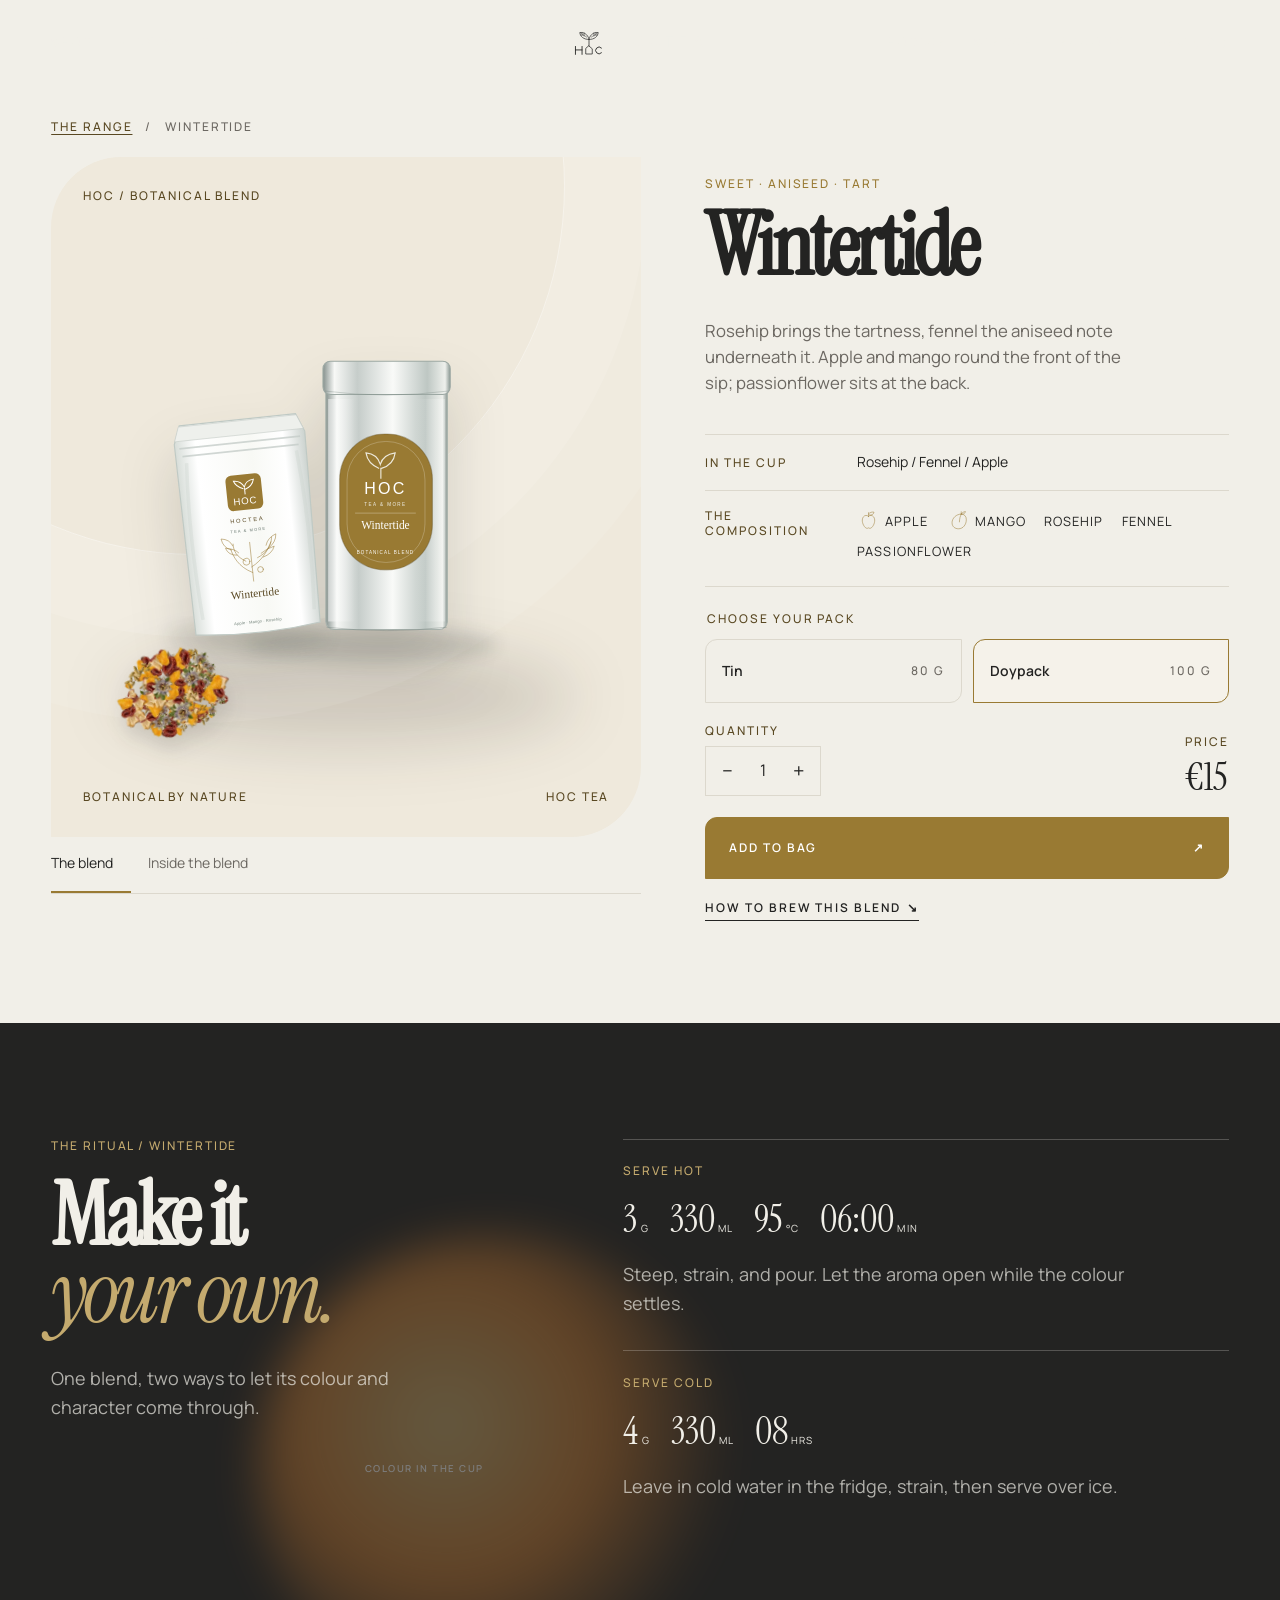
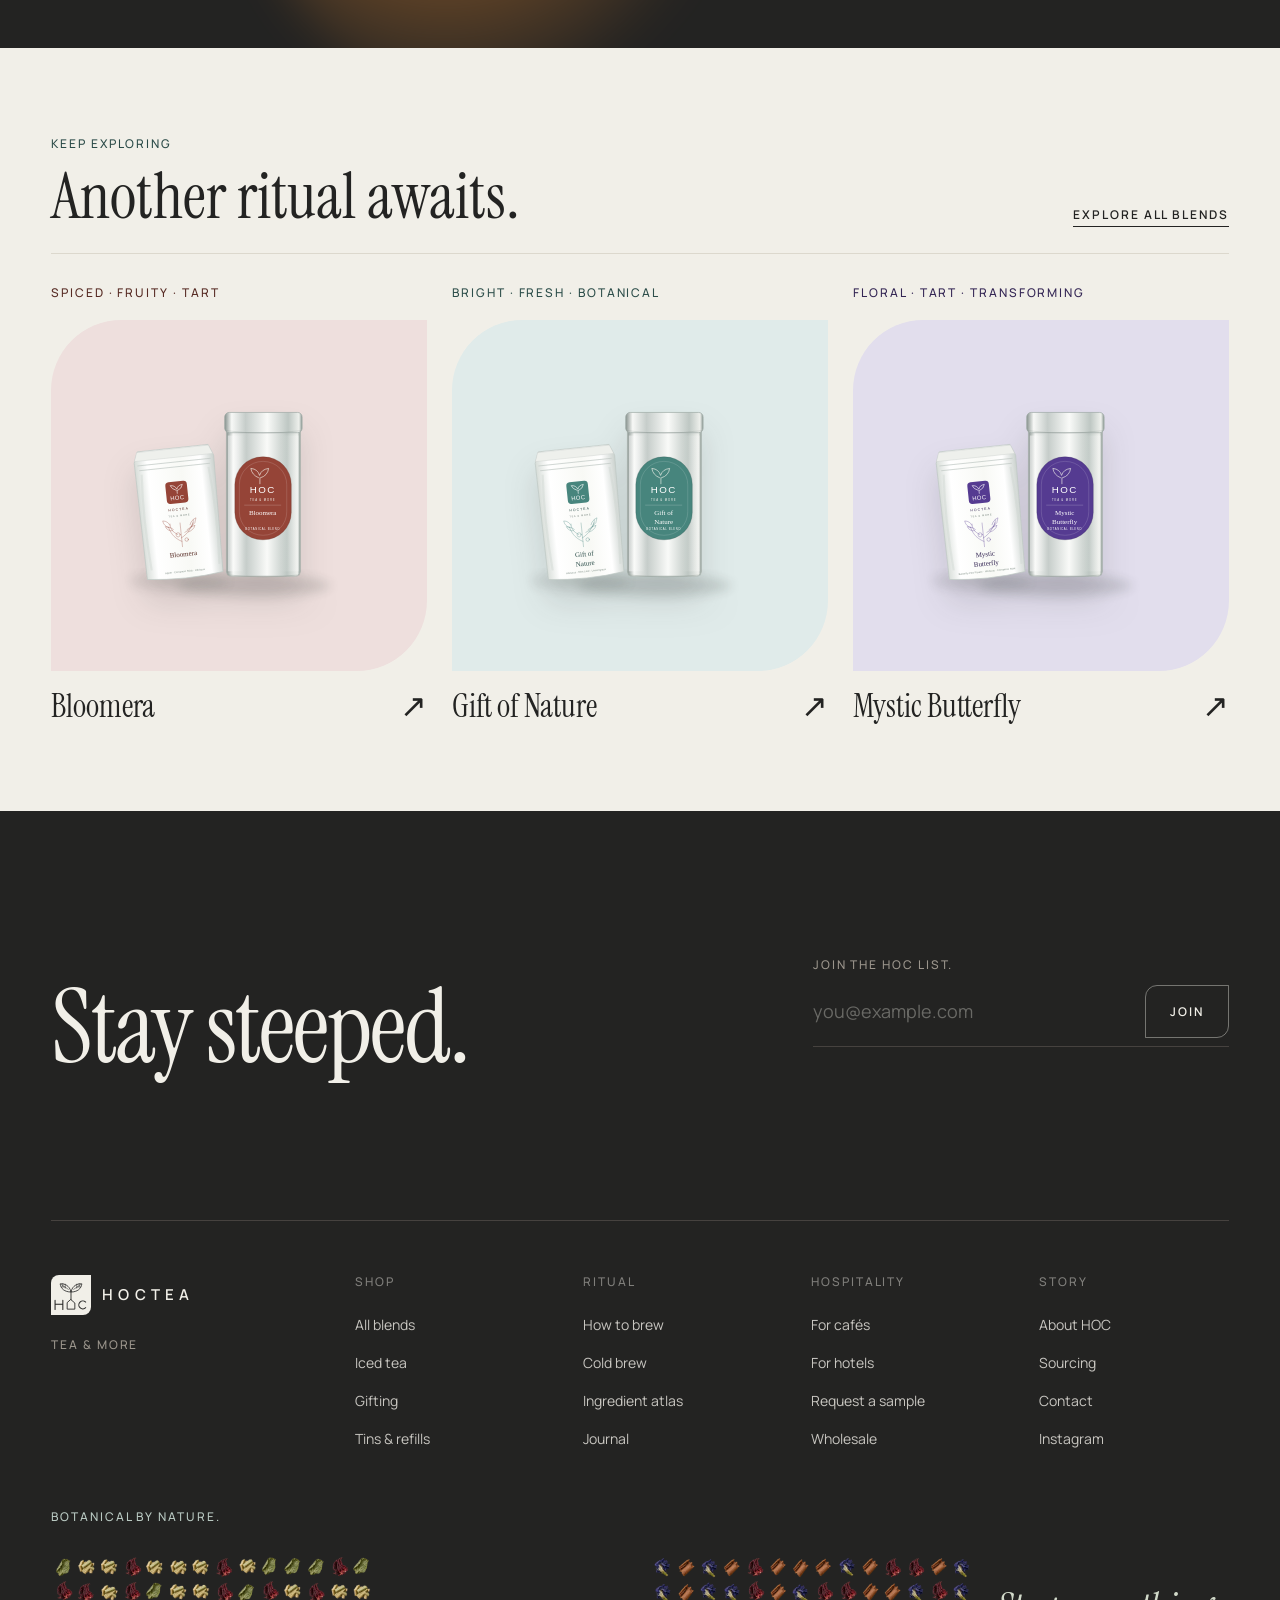
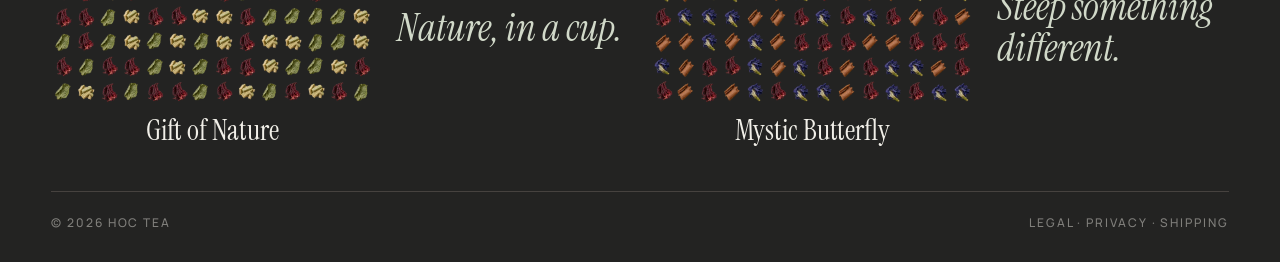
<file: products/wintertide/index.html>
<!doctype html>
<html lang="en">
<head>
<meta charset="utf-8">
<meta name="viewport" content="width=device-width, initial-scale=1, viewport-fit=cover">
<title>Wintertide — HOC Tea</title>
<meta name="description" content="Sweet · Aniseed · Tart. Apple, Mango, Rosehip, Fennel, Passionflower. Discover Wintertide, how it tastes and how to brew it.">
<meta name="theme-color" content="#232322">
<link rel="preconnect" href="https://fonts.googleapis.com">
<link rel="preconnect" href="https://fonts.gstatic.com" crossorigin>
<link href="https://fonts.googleapis.com/css2?family=Instrument+Serif:ital@0;1&family=Manrope:wght@400;500;600&display=swap" rel="stylesheet">
<link rel="stylesheet" href="../../assets/css/hoc-core.css?v=9dc81688f6">
<link rel="stylesheet" href="../../assets/css/hoc-sections.css?v=5f044bbfbe">
<script>window.HOC = { assetBase: '../../' };</script>
<script>document.documentElement.classList.add('hoc-js');</script>
</head>
<body class="template-product">

  <a class="hoc-skip" href="../../#main">Skip to content</a>

  <header class="hoc-header" data-theme-mode="light" data-hoc="header">
    <div class="hoc-header__inner">
      <nav class="hoc-header__nav hoc-header__nav--start" aria-label="Primary">
        <a class="hoc-navlink" href="../../#range">Shop</a>
        <a class="hoc-navlink" href="../../#blends">Blends</a>
        <a class="hoc-navlink" href="../../#ritual">Ritual</a>
      </nav>

      <a class="hoc-header__brand hoc-lockup" href="../../#hero" aria-label="HOC Tea — home">
        <svg class="hoc-mark" viewBox="0 0 120 120" aria-hidden="true"><use href="#hoc-mark"></use></svg>
        <span class="hoc-lockup__word">Hoctea</span>
      </a>

      <nav class="hoc-header__nav hoc-header__nav--end" aria-label="Secondary">
        <a class="hoc-navlink" href="../../#hospitality">Horeca</a>
        <a class="hoc-navlink" href="../../#range">Search</a>
        <a class="hoc-navlink" href="../../#newsletter">Account</a>
        <button class="hoc-navlink hoc-bag" data-hoc="bag-open" aria-haspopup="dialog">
          Bag (<span class="hoc-bag__count" data-hoc="bag-count">0</span>)
        </button>
        <button class="hoc-burger" data-hoc="menu-toggle" aria-expanded="false"
                aria-controls="hoc-menu" aria-label="Menu"><span></span></button>
      </nav>
    </div>
  </header>

  <div class="hoc-menu" id="hoc-menu" data-hoc="menu" hidden>
    <nav class="hoc-menu__list" aria-label="Mobile">
      <a class="hoc-menu__link" href="../../#range">Shop</a>
      <a class="hoc-menu__link" href="../../#blends">Blends</a>
      <a class="hoc-menu__link" href="../../#ritual">Ritual</a>
      <a class="hoc-menu__link" href="../../#hospitality">Horeca</a>
    </nav>
    <div class="hoc-menu__foot hoc-micro">
      <a href="../../#newsletter">Account</a>
      <a href="../../#newsletter">Instagram</a>
      <a href="../../#newsletter">EN / TR</a>
    </div>
  </div>
<main id="main">
  <section class="hoc-section hoc-pdp" data-header-theme="dark" data-hoc="product-detail" style="--accent:#997A33;--accent-2:#C4AA6E;--accent-wash:#EFE9DC;--accent-ink:#594822;--liquid:#C0752F">
    <div class="hoc-wrap">
      <nav class="hoc-pdp__crumb hoc-micro" aria-label="Breadcrumb"><a href="../../#range">The range</a><span aria-hidden="true">/</span><span aria-current="page">Wintertide</span></nav>
      <div class="hoc-pdp__grid">
        <div class="hoc-pdp__gallery">
          <div class="hoc-pdp__stage hoc-shape--lg" data-pdp-stage>
            <div class="hoc-pdp__stage-label hoc-micro">HOC / BOTANICAL BLEND</div>
            <div class="hoc-pdp__scene" data-pdp-scene="pack">
              <img class="hoc-pdp__pack-image" src="../../assets/img/pack-duo-wintertide.svg?v=9d09a7f234" width="700" height="640" alt="Wintertide tin and doypack" fetchpriority="high" decoding="async">
              <span class="hoc-pdp__raw-peek" aria-hidden="true"><img
        src="../../assets/img/pile-wintertide.webp?v=b255bb89fb"
        srcset="../../assets/img/pile-wintertide-420.webp?v=50593f5f81 420w, ../../assets/img/pile-wintertide-640.webp?v=904b4d17e4 640w, ../../assets/img/pile-wintertide-900.webp?v=b255bb89fb 900w"
        sizes="12vw"
        width="640" height="640"
        alt=""
        loading="lazy" decoding="async"></span>
            </div>
            <div class="hoc-pdp__scene hoc-pdp__scene--raw" data-pdp-scene="raw" hidden><img
        src="../../assets/img/pile-wintertide.webp?v=b255bb89fb"
        srcset="../../assets/img/pile-wintertide-420.webp?v=50593f5f81 420w, ../../assets/img/pile-wintertide-640.webp?v=904b4d17e4 640w, ../../assets/img/pile-wintertide-900.webp?v=b255bb89fb 900w"
        sizes="(max-width: 767px) 84vw, 42vw"
        width="640" height="640"
        alt="Loose Wintertide blend: Apple, Mango, Rosehip, Fennel, Passionflower"
        loading="lazy" decoding="async"></div>
            <div class="hoc-pdp__stage-foot hoc-micro"><span>BOTANICAL BY NATURE</span><span>HOC TEA</span></div>
          </div>
          <div class="hoc-pdp__gallery-nav" role="group" aria-label="Product views">
            <button type="button" class="hoc-pdp__view is-active" data-pdp-view="pack" aria-pressed="true">The blend</button>
            <button type="button" class="hoc-pdp__view" data-pdp-view="raw" aria-pressed="false">Inside the blend</button>
          </div>
        </div>
        <div class="hoc-pdp__info">
          <p class="hoc-micro hoc-micro--accent">Sweet · Aniseed · Tart</p>
          <h1 class="hoc-pdp__title">Wintertide</h1>
          <p class="hoc-pdp__lede">Rosehip brings the tartness, fennel the aniseed note underneath it. Apple and mango round the front of the sip; passionflower sits at the back.</p>
          <div class="hoc-pdp__taste"><span class="hoc-micro">IN THE CUP</span><p>Rosehip  /  Fennel  /  Apple</p></div>
          <div class="hoc-pdp__ingredients"><p class="hoc-micro">THE COMPOSITION</p><ul><li><svg class="hoc-bot" viewBox="0 0 100 100" aria-hidden="true"><use href="#b-apple"></use></svg><span>Apple</span></li><li><svg class="hoc-bot" viewBox="0 0 100 100" aria-hidden="true"><use href="#b-mango"></use></svg><span>Mango</span></li><li><span>Rosehip</span></li><li><span>Fennel</span></li><li><span>Passionflower</span></li></ul></div>
          <form class="hoc-pdp__form" data-pdp-form action="../../#range">
            <fieldset class="hoc-pdp__packaging"><legend class="hoc-micro">CHOOSE YOUR PACK</legend>
              <label class="hoc-pdp__option"><input type="radio" name="pack-wintertide" value="tin" data-pdp-variant data-price="€19" ><span class="hoc-pdp__option-label">Tin</span><span class="hoc-micro">80 g</span></label><label class="hoc-pdp__option"><input type="radio" name="pack-wintertide" value="doypack" data-pdp-variant data-price="€15" checked><span class="hoc-pdp__option-label">Doypack</span><span class="hoc-micro">100 g</span></label>
            </fieldset>
            <div class="hoc-pdp__purchase"><div class="hoc-pdp__qty"><label class="hoc-micro" for="qty-wintertide">QUANTITY</label><div class="hoc-pdp__qty-control"><button type="button" data-pdp-qty="-1" aria-label="Decrease quantity">−</button><input id="qty-wintertide" name="quantity" type="number" min="1" max="99" step="1" value="1" inputmode="numeric"><button type="button" data-pdp-qty="1" aria-label="Increase quantity">+</button></div></div><div class="hoc-pdp__price"><span class="hoc-micro">PRICE</span><strong data-pdp-price>€15</strong></div></div>
            <button class="hoc-btn hoc-btn--solid hoc-pdp__add" type="button" data-hoc="add" data-blend="wintertide">Add to bag <span aria-hidden="true">↗</span></button>
          </form>
          <a class="hoc-pdp__ritual-link hoc-link" href="#product-ritual">How to brew this blend <span aria-hidden="true">↘</span></a>
        </div>
      </div>
    </div>
  </section>
  <section class="hoc-section hoc-pdp-ritual" id="product-ritual" data-header-theme="light" style="--accent:#997A33;--accent-2:#C4AA6E;--accent-wash:#EFE9DC;--accent-ink:#594822;--liquid:#C0752F">
    <div class="hoc-wrap hoc-pdp-ritual__inner">
      <div class="hoc-pdp-ritual__intro"><p class="hoc-micro">THE RITUAL / WINTERTIDE</p><h2>Make it<br><em>your own.</em></h2><p>One blend, two ways to let its colour and character come through.</p></div>
      <div class="hoc-pdp-ritual__recipes">
        <div class="hoc-pdp-ritual__recipe"><p class="hoc-micro">SERVE HOT</p><div><span>3<small>G</small></span><span>330<small>ML</small></span><span>95<small>°C</small></span><span>06:00<small>MIN</small></span></div><p>Steep, strain, and pour. Let the aroma open while the colour settles.</p></div>
        <div class="hoc-pdp-ritual__recipe"><p class="hoc-micro">SERVE COLD</p><div><span>4<small>G</small></span><span>330<small>ML</small></span><span>08<small>HRS</small></span></div><p>Leave in cold water in the fridge, strain, then serve over ice.</p></div>
      </div>
      <div class="hoc-pdp-ritual__colour" aria-hidden="true"><span></span><p>COLOUR IN THE CUP</p></div>
    </div>
  </section>
  <section class="hoc-section hoc-pdp-related" data-header-theme="dark"><div class="hoc-wrap"><div class="hoc-pdp-related__head"><div><p class="hoc-micro">KEEP EXPLORING</p><h2>Another ritual awaits.</h2></div><a class="hoc-link" href="../../#range">Explore all blends</a></div><div class="hoc-pdp-related__grid"><a class="hoc-pdp-related__item" href="../../products/bloomera/" style="--accent:#954437;--accent-2:#C17C71;--accent-wash:#EEDFDD;--accent-ink:#572B24;--liquid:#B03C33"><span class="hoc-micro">Spiced · Fruity · Tart</span><span class="hoc-pdp-related__media"><img class="" src="../../assets/img/pack-duo-bloomera.svg?v=fe4655da01" width="700" height="640" alt="Bloomera tin and doypack" loading="lazy" decoding="async"></span><span class="hoc-pdp-related__name">Bloomera <span aria-hidden="true">↗</span></span></a><a class="hoc-pdp-related__item" href="../../products/gift-of-nature/" style="--accent:#47857D;--accent-2:#7FB3AD;--accent-wash:#E0EBEA;--accent-ink:#2D4E4A;--liquid:#B4324B"><span class="hoc-micro">Bright · Fresh · Botanical</span><span class="hoc-pdp-related__media"><img class="" src="../../assets/img/pack-duo-gift-of-nature.svg?v=b1b0dd8bed" width="700" height="640" alt="Gift of Nature tin and doypack" loading="lazy" decoding="async"></span><span class="hoc-pdp-related__name">Gift of Nature <span aria-hidden="true">↗</span></span></a><a class="hoc-pdp-related__item" href="../../products/mystic-butterfly/" style="--accent:#553B91;--accent-2:#8A75BD;--accent-wash:#E2DEED;--accent-ink:#342654;--liquid:#2B3A8F"><span class="hoc-micro">Floral · Tart · Transforming</span><span class="hoc-pdp-related__media"><img class="" src="../../assets/img/pack-duo-mystic-butterfly.svg?v=59b0119bf2" width="700" height="640" alt="Mystic Butterfly tin and doypack" loading="lazy" decoding="async"></span><span class="hoc-pdp-related__name">Mystic Butterfly <span aria-hidden="true">↗</span></span></a></div></div></section>
</main>

    <section class="hoc-section hoc-news" id="newsletter" data-theme="ink"
             data-header-theme="light">
      <div class="hoc-wrap hoc-pad">
        <div class="hoc-news__inner">
          <h2 class="hoc-display-xl" data-split="lines">Stay steeped.</h2>
          <form class="hoc-news__form" data-hoc="newsletter" novalidate>
            <label class="hoc-micro" for="hoc-email">Join the HOC list.</label>
            <div class="hoc-news__field">
              <input id="hoc-email" name="email" type="email" autocomplete="email"
                     placeholder="you@example.com" required>
              <button class="hoc-btn" type="submit">Join</button>
            </div>
            <p class="hoc-news__msg hoc-micro" data-hoc="newsletter-msg" role="status"></p>
          </form>
        </div>
      </div>
    </section>

    <footer class="hoc-section hoc-footer" id="footer" data-theme="ink" data-header-theme="light">
      <div class="hoc-wrap">
        <div class="hoc-footer__grid">
          <div class="hoc-footer__brand">
            <a class="hoc-lockup" href="../../#hero" aria-label="HOC Tea — home">
              <svg class="hoc-mark" viewBox="0 0 120 120" aria-hidden="true"><use href="#hoc-mark"></use></svg>
              <span class="hoc-lockup__word">Hoctea</span>
            </a>
            <p class="hoc-micro hoc-footer__tag">Tea &amp; More</p>
          </div>

          <nav class="hoc-footer__col" aria-label="Shop">
            <p class="hoc-micro hoc-footer__h">Shop</p>
            <ul><li><a href="../../#range">All blends</a></li><li><a href="../../#range">Iced tea</a></li><li><a href="../../#range">Gifting</a></li><li><a href="../../#range">Tins &amp; refills</a></li></ul>
          </nav>
          <nav class="hoc-footer__col" aria-label="Ritual">
            <p class="hoc-micro hoc-footer__h">Ritual</p>
            <ul><li><a href="../../#range">How to brew</a></li><li><a href="../../#range">Cold brew</a></li><li><a href="../../#range">Ingredient atlas</a></li><li><a href="../../#range">Journal</a></li></ul>
          </nav>
          <nav class="hoc-footer__col" aria-label="Hospitality">
            <p class="hoc-micro hoc-footer__h">Hospitality</p>
            <ul><li><a href="../../#range">For cafés</a></li><li><a href="../../#range">For hotels</a></li><li><a href="../../#range">Request a sample</a></li><li><a href="../../#range">Wholesale</a></li></ul>
          </nav>
          <nav class="hoc-footer__col" aria-label="Story">
            <p class="hoc-micro hoc-footer__h">Story</p>
            <ul><li><a href="../../#range">About HOC</a></li><li><a href="../../#range">Sourcing</a></li><li><a href="../../#range">Contact</a></li><li><a href="../../#range">Instagram</a></li></ul>
          </nav>
        </div>

        <div class="hoc-current" data-hoc="footer-current" data-atlas="../../assets/img/botanical-atlas-petals.webp?v=d1b16089cf" aria-label="The HOC botanical collection">
          <div class="hoc-current__head hoc-micro">
            <p>Botanical by nature.</p>
            <button class="hoc-current__pause" type="button" data-current-pause aria-pressed="false" hidden>Pause flow</button>
          </div>
          <div class="hoc-current__viewport">
            <ul class="hoc-current__track">
              <li class="hoc-current__item" data-ingredients="Hibiscus|Mint Leaf|Lemongrass" data-seed="gift-of-nature">
                <a class="hoc-current__blend" href="../../products/gift-of-nature/">
                  <span class="hoc-current__media"><img
        src="../../assets/img/pile-gift-of-nature.webp?v=ecd68be307"
        srcset="../../assets/img/pile-gift-of-nature-420.webp?v=6c2828f4b4 420w, ../../assets/img/pile-gift-of-nature-640.webp?v=566a571770 640w, ../../assets/img/pile-gift-of-nature-900.webp?v=ecd68be307 900w"
        sizes="(max-width: 699px) 180px, 230px"
        width="640" height="640"
        alt=""
        loading="lazy" decoding="async"></span>
                  <span class="hoc-current__name">Gift of Nature</span>
                </a>
                <p class="hoc-current__saying">Nature, in a cup.</p>
              </li><li class="hoc-current__item" data-ingredients="Butterfly Pea Flower|Hibiscus|Cinnamon Stick" data-seed="mystic-butterfly">
                <a class="hoc-current__blend" href="../../products/mystic-butterfly/">
                  <span class="hoc-current__media"><img
        src="../../assets/img/pile-mystic-butterfly.webp?v=42630e2230"
        srcset="../../assets/img/pile-mystic-butterfly-420.webp?v=8edc1d8317 420w, ../../assets/img/pile-mystic-butterfly-640.webp?v=42e47a9c87 640w, ../../assets/img/pile-mystic-butterfly-900.webp?v=42630e2230 900w"
        sizes="(max-width: 699px) 180px, 230px"
        width="640" height="640"
        alt=""
        loading="lazy" decoding="async"></span>
                  <span class="hoc-current__name">Mystic Butterfly</span>
                </a>
                <p class="hoc-current__saying">Steep something different.</p>
              </li><li class="hoc-current__item" data-ingredients="Mango|Pineapple|Lemongrass|Butterfly Pea Flower" data-seed="mesmerize">
                <a class="hoc-current__blend" href="../../products/mesmerize/">
                  <span class="hoc-current__media"><img
        src="../../assets/img/pile-mesmerize.webp?v=3c16522329"
        srcset="../../assets/img/pile-mesmerize-420.webp?v=a94291ca96 420w, ../../assets/img/pile-mesmerize-640.webp?v=c556801266 640w, ../../assets/img/pile-mesmerize-900.webp?v=3c16522329 900w"
        sizes="(max-width: 699px) 180px, 230px"
        width="640" height="640"
        alt=""
        loading="lazy" decoding="async"></span>
                  <span class="hoc-current__name">Mesmerize</span>
                </a>
                <p class="hoc-current__saying">A ritual of your own.</p>
              </li><li class="hoc-current__item" data-ingredients="Rooibos|Strawberry|Apple|Bourbon Vanilla" data-seed="sunset-valley">
                <a class="hoc-current__blend" href="../../products/sunset-valley/">
                  <span class="hoc-current__media"><img
        src="../../assets/img/pile-sunset-valley.webp?v=7d27b155a1"
        srcset="../../assets/img/pile-sunset-valley-420.webp?v=864ba5d17c 420w, ../../assets/img/pile-sunset-valley-640.webp?v=b6e6c095d3 640w, ../../assets/img/pile-sunset-valley-900.webp?v=7d27b155a1 900w"
        sizes="(max-width: 699px) 180px, 230px"
        width="640" height="640"
        alt=""
        loading="lazy" decoding="async"></span>
                  <span class="hoc-current__name">Sunset Valley</span>
                </a>
                <p class="hoc-current__saying">Hot. Cold. HOC.</p>
              </li><li class="hoc-current__item" data-ingredients="Rooibos|Mango|Pineapple|Dried Ginger|Cinnamon Stick|Lemon Peel" data-seed="asian-breeze">
                <a class="hoc-current__blend" href="../../products/asian-breeze/">
                  <span class="hoc-current__media"><img
        src="../../assets/img/pile-asian-breeze.webp?v=751eab5773"
        srcset="../../assets/img/pile-asian-breeze-420.webp?v=124948781e 420w, ../../assets/img/pile-asian-breeze-640.webp?v=1bc66cf35b 640w, ../../assets/img/pile-asian-breeze-900.webp?v=751eab5773 900w"
        sizes="(max-width: 699px) 180px, 230px"
        width="640" height="640"
        alt=""
        loading="lazy" decoding="async"></span>
                  <span class="hoc-current__name">Asian Breeze</span>
                </a>
                <p class="hoc-current__saying">Colour your everyday.</p>
              </li><li class="hoc-current__item" data-ingredients="Oolong|Dried Rose|Hibiscus|Chamomile" data-seed="souls-rest">
                <a class="hoc-current__blend" href="../../products/souls-rest/">
                  <span class="hoc-current__media"><img
        src="../../assets/img/pile-souls-rest.webp?v=c03384b3da"
        srcset="../../assets/img/pile-souls-rest-420.webp?v=86b7b7a791 420w, ../../assets/img/pile-souls-rest-640.webp?v=3a8ae868c1 640w, ../../assets/img/pile-souls-rest-900.webp?v=c03384b3da 900w"
        sizes="(max-width: 699px) 180px, 230px"
        width="640" height="640"
        alt=""
        loading="lazy" decoding="async"></span>
                  <span class="hoc-current__name">Soul's Rest</span>
                </a>
                <p class="hoc-current__saying">Let nature flow.</p>
              </li><li class="hoc-current__item" data-ingredients="Green Tea|Lemongrass|Strawberry|Blackberry|Butterfly Pea Flower" data-seed="gold-skies">
                <a class="hoc-current__blend" href="../../products/gold-skies/">
                  <span class="hoc-current__media"><img
        src="../../assets/img/pile-gold-skies.webp?v=19c950d00d"
        srcset="../../assets/img/pile-gold-skies-420.webp?v=37b6445498 420w, ../../assets/img/pile-gold-skies-640.webp?v=113e82a796 640w, ../../assets/img/pile-gold-skies-900.webp?v=19c950d00d 900w"
        sizes="(max-width: 699px) 180px, 230px"
        width="640" height="640"
        alt=""
        loading="lazy" decoding="async"></span>
                  <span class="hoc-current__name">Gold Skies</span>
                </a>
                <p class="hoc-current__saying">Nature, in a cup.</p>
              </li><li class="hoc-current__item" data-ingredients="Jasmine|Pineapple|Hibiscus|White Tea|Cinnamon Stick" data-seed="pink-moon">
                <a class="hoc-current__blend" href="../../products/pink-moon/">
                  <span class="hoc-current__media"><img
        src="../../assets/img/pile-pink-moon.webp?v=0eb61fd2c5"
        srcset="../../assets/img/pile-pink-moon-420.webp?v=22166d043d 420w, ../../assets/img/pile-pink-moon-640.webp?v=a0f375b76f 640w, ../../assets/img/pile-pink-moon-900.webp?v=0eb61fd2c5 900w"
        sizes="(max-width: 699px) 180px, 230px"
        width="640" height="640"
        alt=""
        loading="lazy" decoding="async"></span>
                  <span class="hoc-current__name">Pink Moon</span>
                </a>
                <p class="hoc-current__saying">Steep something different.</p>
              </li><li class="hoc-current__item" data-ingredients="Jasmine|Chamomile|Lavender|Lemon Balm" data-seed="innerbloom">
                <a class="hoc-current__blend" href="../../products/innerbloom/">
                  <span class="hoc-current__media"><img
        src="../../assets/img/pile-innerbloom.webp?v=5feecddc57"
        srcset="../../assets/img/pile-innerbloom-420.webp?v=0d6bb9040d 420w, ../../assets/img/pile-innerbloom-640.webp?v=e09cdf4c2a 640w, ../../assets/img/pile-innerbloom-900.webp?v=5feecddc57 900w"
        sizes="(max-width: 699px) 180px, 230px"
        width="640" height="640"
        alt=""
        loading="lazy" decoding="async"></span>
                  <span class="hoc-current__name">Innerbloom</span>
                </a>
                <p class="hoc-current__saying">A ritual of your own.</p>
              </li><li class="hoc-current__item" data-ingredients="Strawberry|White Tea|Lemon Peel|Apple|Mango|Cinnamon Stick" data-seed="white-tea-melody">
                <a class="hoc-current__blend" href="../../products/white-tea-melody/">
                  <span class="hoc-current__media"><img
        src="../../assets/img/pile-white-tea-melody.webp?v=aacaaa13e7"
        srcset="../../assets/img/pile-white-tea-melody-420.webp?v=04be5cf67c 420w, ../../assets/img/pile-white-tea-melody-640.webp?v=0e9a3ecb80 640w, ../../assets/img/pile-white-tea-melody-900.webp?v=aacaaa13e7 900w"
        sizes="(max-width: 699px) 180px, 230px"
        width="640" height="640"
        alt=""
        loading="lazy" decoding="async"></span>
                  <span class="hoc-current__name">White Tea Melody</span>
                </a>
                <p class="hoc-current__saying">Hot. Cold. HOC.</p>
              </li><li class="hoc-current__item" data-ingredients="Passionflower|Apple|Lemongrass|Hibiscus|Blackberry" data-seed="reflection">
                <a class="hoc-current__blend" href="../../products/reflection/">
                  <span class="hoc-current__media"><img
        src="../../assets/img/pile-reflection.webp?v=409dec8773"
        srcset="../../assets/img/pile-reflection-420.webp?v=89dd859883 420w, ../../assets/img/pile-reflection-640.webp?v=ad648beffc 640w, ../../assets/img/pile-reflection-900.webp?v=409dec8773 900w"
        sizes="(max-width: 699px) 180px, 230px"
        width="640" height="640"
        alt=""
        loading="lazy" decoding="async"></span>
                  <span class="hoc-current__name">Reflection</span>
                </a>
                <p class="hoc-current__saying">Colour your everyday.</p>
              </li><li class="hoc-current__item" data-ingredients="Rooibos|Mate|Fresh Ginger|Strawberry|Orange Peel" data-seed="winter-tale">
                <a class="hoc-current__blend" href="../../products/winter-tale/">
                  <span class="hoc-current__media"><img
        src="../../assets/img/pile-winter-tale.webp?v=f223005500"
        srcset="../../assets/img/pile-winter-tale-420.webp?v=eccb94b7c0 420w, ../../assets/img/pile-winter-tale-640.webp?v=bbcdfa4990 640w, ../../assets/img/pile-winter-tale-900.webp?v=f223005500 900w"
        sizes="(max-width: 699px) 180px, 230px"
        width="640" height="640"
        alt=""
        loading="lazy" decoding="async"></span>
                  <span class="hoc-current__name">Winter Tale</span>
                </a>
                <p class="hoc-current__saying">Let nature flow.</p>
              </li><li class="hoc-current__item" data-ingredients="Apple|Mango|Rosehip|Fennel|Passionflower" data-seed="wintertide">
                <a class="hoc-current__blend" href="../../products/wintertide/">
                  <span class="hoc-current__media"><img
        src="../../assets/img/pile-wintertide.webp?v=b255bb89fb"
        srcset="../../assets/img/pile-wintertide-420.webp?v=50593f5f81 420w, ../../assets/img/pile-wintertide-640.webp?v=904b4d17e4 640w, ../../assets/img/pile-wintertide-900.webp?v=b255bb89fb 900w"
        sizes="(max-width: 699px) 180px, 230px"
        width="640" height="640"
        alt=""
        loading="lazy" decoding="async"></span>
                  <span class="hoc-current__name">Wintertide</span>
                </a>
                <p class="hoc-current__saying">Nature, in a cup.</p>
              </li><li class="hoc-current__item" data-ingredients="Apple|Cinnamon Stick|Hibiscus|Orange Peel" data-seed="bloomera">
                <a class="hoc-current__blend" href="../../products/bloomera/">
                  <span class="hoc-current__media"><img
        src="../../assets/img/pile-bloomera.webp?v=9e0e81fef8"
        srcset="../../assets/img/pile-bloomera-420.webp?v=d39bb382ac 420w, ../../assets/img/pile-bloomera-640.webp?v=17962d92d0 640w, ../../assets/img/pile-bloomera-900.webp?v=9e0e81fef8 900w"
        sizes="(max-width: 699px) 180px, 230px"
        width="640" height="640"
        alt=""
        loading="lazy" decoding="async"></span>
                  <span class="hoc-current__name">Bloomera</span>
                </a>
                <p class="hoc-current__saying">Steep something different.</p>
              </li>
            </ul>
          </div>
        </div>

        <div class="hoc-footer__legal hoc-micro">
          <p>&copy; 2026 HOC Tea</p>
          <p><a href="../../#newsletter">Legal</a> · <a href="../../#newsletter">Privacy</a> · <a href="../../#newsletter">Shipping</a></p>
        </div>
      </div>
    </footer>

  <div class="hoc-drawer" data-hoc="drawer" role="dialog" aria-modal="true"
       aria-label="Bag" hidden>
    <div class="hoc-drawer__scrim" data-hoc="drawer-close"></div>
    <div class="hoc-drawer__panel">
      <header class="hoc-drawer__head">
        <p class="hoc-micro">Your bag (<span data-hoc="bag-count">0</span>)</p>
        <button class="hoc-link" data-hoc="drawer-close">Close</button>
      </header>
      <div class="hoc-drawer__body" data-hoc="drawer-items">
        <p class="hoc-drawer__empty hoc-body">Nothing steeping yet.</p>
      </div>
      <footer class="hoc-drawer__foot">
        <div class="hoc-drawer__total hoc-micro">
          <span>Subtotal</span><span data-hoc="bag-total">€0</span>
        </div>
        <button class="hoc-btn hoc-btn--solid" data-hoc="checkout">Checkout</button>
      </footer>
    </div>
  </div>
<svg width="0" height="0" style="position:absolute" aria-hidden="true"><symbol id="hoc-mark" viewBox="0 0 120 120">
  <!-- HOC mark, traced from Logo/black-png.png.

       Plate: 120x120. Top-left and bottom-right rounded at 24 (20% of the
       side); top-right and bottom-left square. That asymmetry is the brand
       shape primitive reused across media frames, the cart drawer and CTAs (§4).

       Letter geometry is measured, not eyeballed: H stems sit at x 12.2 / 35.5,
       the tag runs x 48.5-71.5, the C is r12 about (95.5, 89.7), and every one
       of them spans y 75.7-103.7. -->
  <path class="hoc-mark__plate"
        d="M24 0 H120 V96 A24 24 0 0 1 96 120 H0 V24 A24 24 0 0 1 24 0 Z"
        fill="currentColor"/>
  <g class="hoc-mark__art" fill="none" stroke="var(--hoc-mark-ink, #F1EFE8)"
     stroke-linecap="round" stroke-linejoin="round">
    <!-- sprout: two leaves meeting at the stem head -->
    <g stroke-width="2.4">
      <path d="M59 51 C41 51 29 41 27.5 26.5 C42 25 55 33 59 47 Z"/>
      <path d="M61 51 C79 51 91 41 92.5 26.5 C78 25 65 33 61 47 Z"/>
    </g>
    <g stroke-width="1.5">
      <path d="M31 29 L52 43"/>
      <path d="M35.5 26 L35.5 35"/>
      <path d="M43 27.5 L43 39.5"/>
      <path d="M31.5 36 L41 36"/>
      <path d="M89 29 L68 43"/>
      <path d="M84.5 26 L84.5 35"/>
      <path d="M77 27.5 L77 39.5"/>
      <path d="M88.5 36 L79 36"/>
    </g>
    <!-- stem into the tag -->
    <path d="M60 51 V74" stroke-width="2.6"/>
    <!-- tag: the O of HOC -->
    <path d="M60 74.2 L71.5 84 V102.4 H48.5 V84 Z" stroke-width="2.6"/>
    <!-- H -->
    <path d="M12.2 75.7 V103.7 M12.2 88 H35.5 M35.5 75.7 V103.7" stroke-width="3.1"/>
    <!-- C -->
    <path d="M104 81.2 A12 12 0 1 0 104 98.2" stroke-width="3.1"/>
  </g>
</symbol></svg><svg xmlns="http://www.w3.org/2000/svg" style="display:none" aria-hidden="true">
<!-- ==========================================================================
     HOC TEA — botanical sprite.

     Single-stroke line art in the packaging illustration language. Every shape
     is an open or closed <path> with no fill, so GSAP DrawSVG can draw it on
     (§16, §22). viewBox is 100x100 for all symbols; stroke-width is set by the
     consumer via CSS so the same drawing works at 40px and at 400px.

     Production note §50: these are authored, not traced. When the packaging
     vectors arrive as AI/PDF, swap the <path> data — the ids and viewBox are
     the contract and nothing else has to change.
     ========================================================================== -->

<defs>
  <g id="b-petal-hibiscus">
    <path d="M50 50 C41 43 37 31 41 22 C44 15 56 15 59 22 C63 31 59 43 50 50 Z"/>
  </g>
</defs>

<symbol id="b-hibiscus" viewBox="0 0 100 100">
  <g fill="none" stroke="currentColor" stroke-linecap="round" stroke-linejoin="round">
    <use href="#b-petal-hibiscus" transform="rotate(0 50 50)"/>
    <use href="#b-petal-hibiscus" transform="rotate(72 50 50)"/>
    <use href="#b-petal-hibiscus" transform="rotate(144 50 50)"/>
    <use href="#b-petal-hibiscus" transform="rotate(216 50 50)"/>
    <use href="#b-petal-hibiscus" transform="rotate(288 50 50)"/>
    <!-- the long protruding staminal column hibiscus is known for -->
    <path d="M50 50 C56 61 61 70 65 79"/>
    <circle cx="66" cy="82" r="2"/>
    <circle cx="60.5" cy="72.5" r="1.5"/>
    <circle cx="70" cy="77" r="1.5"/>
    <circle cx="50" cy="50" r="3.4"/>
  </g>
</symbol>

<symbol id="b-mint" viewBox="0 0 100 100">
  <g fill="none" stroke="currentColor" stroke-linecap="round" stroke-linejoin="round">
    <path d="M50 92 C50 74 50 46 50 16"/>
    <path d="M50 68 C40 68 30 62 26 51 C36 47 47 53 50 62 Z"/>
    <path d="M50 68 C60 68 70 62 74 51 C64 47 53 53 50 62 Z"/>
    <path d="M50 46 C42 46 33 41 29 32 C38 28 47 33 50 41 Z"/>
    <path d="M50 46 C58 46 67 41 71 32 C62 28 53 33 50 41 Z"/>
    <path d="M50 27 C44 27 38 23 35 17 C42 14 48 18 50 23 Z"/>
    <path d="M50 27 C56 27 62 23 65 17 C58 14 52 18 50 23 Z"/>
    <path d="M33 53 l14 8 M36 34 l12 7 M67 53 l-14 8 M64 34 l-12 7"/>
  </g>
</symbol>

<symbol id="b-lemongrass" viewBox="0 0 100 100">
  <g fill="none" stroke="currentColor" stroke-linecap="round" stroke-linejoin="round">
    <path d="M46 94 C40 70 30 46 12 26 C34 36 46 60 50 88"/>
    <path d="M50 94 C50 66 52 38 58 10 C62 40 58 70 54 94"/>
    <path d="M54 94 C62 72 74 50 92 32 C76 54 66 72 58 92"/>
    <path d="M48 94 C46 78 42 62 33 48"/>
    <path d="M44 90 h14"/>
  </g>
</symbol>

<symbol id="b-butterfly-pea" viewBox="0 0 100 100">
  <g fill="none" stroke="currentColor" stroke-linecap="round" stroke-linejoin="round">
    <!-- Clitoria ternatea: one broad fan-shaped standard petal that narrows to
         the calyx, with the keel folded out below it. -->
    <path d="M50 74 C29 70 15 55 16 38 C30 24 70 24 84 38 C85 55 71 70 50 74 Z"/>
    <path d="M50 74 C47 60 46 46 48 33 M50 74 C53 60 54 46 52 33"/>
    <path d="M26 33 C33 45 40 58 46 70 M74 33 C67 45 60 58 54 70"/>
    <path d="M36 27 C40 42 43 57 47 72 M64 27 C60 42 57 57 53 72"/>
    <!-- calyx + keel -->
    <path d="M50 74 L50 84"/>
    <path d="M43 82 C46 89 54 89 57 82"/>
    <path d="M50 88 L50 96"/>
  </g>
</symbol>

<symbol id="b-cinnamon" viewBox="0 0 100 100">
  <g fill="none" stroke="currentColor" stroke-linecap="round" stroke-linejoin="round">
    <!-- a quill, seen slightly from above so the roll is visible -->
    <path d="M36 22 L40 84 C40 89 44 92 50 92 C56 92 60 89 60 84 L64 22"/>
    <path d="M50 14 C58 14 64 17 64 21 C64 25 58 28 50 28 C42 28 36 25 36 21 C36 17 42 14 50 14 Z"/>
    <path d="M44 21 C45 18 49 17 53 18 C56 19 57 21 55 22 C53 23 51 22 51 21"/>
    <path d="M46 28 L48 86 M56 27 L54 86" stroke-opacity=".7"/>
  </g>
</symbol>

<symbol id="b-mango" viewBox="0 0 100 100">
  <g fill="none" stroke="currentColor" stroke-linecap="round" stroke-linejoin="round">
    <path d="M62 22 C40 22 22 40 22 60 C22 76 34 86 50 86 C70 86 84 68 84 46 C84 32 76 22 62 22 Z"/>
    <path d="M62 22 C58 30 54 42 54 56"/>
    <path d="M62 22 C66 16 72 12 80 11 C79 18 74 22 68 23"/>
    <path d="M62 22 L62 12"/>
  </g>
</symbol>

<symbol id="b-pineapple" viewBox="0 0 100 100">
  <g fill="none" stroke="currentColor" stroke-linecap="round" stroke-linejoin="round">
    <path d="M50 36 C34 36 26 48 26 62 C26 78 36 90 50 90 C64 90 74 78 74 62 C74 48 66 36 50 36 Z"/>
    <path d="M31 50 L69 74 M31 66 L60 86 M40 42 L74 62 M69 50 L31 74 M69 66 L40 86 M60 42 L26 62"/>
    <path d="M50 36 C50 26 46 16 40 10 C48 12 52 20 52 30"/>
    <path d="M50 36 C52 26 58 16 66 12 C64 22 58 30 52 34"/>
    <path d="M50 36 C46 28 42 22 34 18 C38 26 42 32 47 36"/>
  </g>
</symbol>

<symbol id="b-strawberry" viewBox="0 0 100 100">
  <g fill="none" stroke="currentColor" stroke-linecap="round" stroke-linejoin="round">
    <path d="M50 90 C32 78 24 62 24 48 C24 36 34 30 44 34 C47 35 49 36 50 38 C51 36 53 35 56 34 C66 30 76 36 76 48 C76 62 68 78 50 90 Z"/>
    <path d="M50 34 L50 20"/>
    <path d="M50 26 C44 22 36 21 30 24 C34 30 42 32 48 30"/>
    <path d="M50 26 C56 22 64 21 70 24 C66 30 58 32 52 30"/>
    <path d="M38 48 h.01 M50 52 h.01 M62 48 h.01 M44 62 h.01 M56 62 h.01 M50 74 h.01"
          stroke-linecap="round" stroke-width="3"/>
  </g>
</symbol>

<symbol id="b-apple" viewBox="0 0 100 100">
  <g fill="none" stroke="currentColor" stroke-linecap="round" stroke-linejoin="round">
    <path d="M50 32 C44 26 34 26 28 34 C20 44 22 62 32 76 C38 84 44 86 50 82 C56 86 62 84 68 76 C78 62 80 44 72 34 C66 26 56 26 50 32 Z"/>
    <path d="M50 32 L50 16"/>
    <path d="M50 22 C56 14 66 12 74 14 C72 24 62 28 54 26"/>
  </g>
</symbol>

<symbol id="b-lavender" viewBox="0 0 100 100">
  <g fill="none" stroke="currentColor" stroke-linecap="round" stroke-linejoin="round">
    <path d="M50 94 L50 44"/>
    <path d="M50 44 C43 42 40 36 43 31 C46 27 52 28 53 33"/>
    <path d="M50 34 C43 32 40 26 43 21 C46 17 52 18 53 23"/>
    <path d="M50 24 C44 22 42 17 44 13 C47 9 52 10 53 15"/>
    <path d="M50 44 C57 42 60 36 57 31 C54 27 48 28 47 33"/>
    <path d="M50 34 C57 32 60 26 57 21 C54 17 48 18 47 23"/>
    <path d="M50 14 C51 10 50 6 48 4"/>
    <path d="M50 66 C42 66 36 62 33 55 C40 54 47 58 50 63"/>
    <path d="M50 66 C58 66 64 62 67 55 C60 54 53 58 50 63"/>
  </g>
</symbol>

<symbol id="b-chamomile" viewBox="0 0 100 100">
  <g fill="none" stroke="currentColor" stroke-linecap="round" stroke-linejoin="round">
    <g id="b-cham-petals">
      <path d="M50 38 C46 30 46 20 50 12 C54 20 54 30 50 38 Z" transform="rotate(0 50 46)"/>
      <path d="M50 38 C46 30 46 20 50 12 C54 20 54 30 50 38 Z" transform="rotate(45 50 46)"/>
      <path d="M50 38 C46 30 46 20 50 12 C54 20 54 30 50 38 Z" transform="rotate(90 50 46)"/>
      <path d="M50 38 C46 30 46 20 50 12 C54 20 54 30 50 38 Z" transform="rotate(135 50 46)"/>
      <path d="M50 38 C46 30 46 20 50 12 C54 20 54 30 50 38 Z" transform="rotate(180 50 46)"/>
      <path d="M50 38 C46 30 46 20 50 12 C54 20 54 30 50 38 Z" transform="rotate(225 50 46)"/>
      <path d="M50 38 C46 30 46 20 50 12 C54 20 54 30 50 38 Z" transform="rotate(270 50 46)"/>
      <path d="M50 38 C46 30 46 20 50 12 C54 20 54 30 50 38 Z" transform="rotate(315 50 46)"/>
    </g>
    <circle cx="50" cy="46" r="7.5"/>
    <path d="M50 80 L50 96 M50 86 C44 84 41 80 41 75 C46 75 49 78 50 82"/>
  </g>
</symbol>

<symbol id="b-ginger" viewBox="0 0 100 100">
  <g fill="none" stroke="currentColor" stroke-linecap="round" stroke-linejoin="round">
    <!-- rhizome: one long body with knuckles and two finger shoots -->
    <path d="M16 46 C12 38 17 30 26 30 C34 30 39 36 40 43
             C46 38 56 37 62 41 C70 34 82 36 86 44
             C90 52 85 61 76 61 C70 61 65 58 63 53
             C58 60 48 62 41 58 C38 66 30 69 23 65 C16 61 14 53 16 46 Z"/>
    <path d="M40 43 C41 48 41 54 41 58"/>
    <path d="M62 41 C62 46 62 50 63 53"/>
    <path d="M26 30 C25 24 27 18 32 15"/>
    <path d="M76 61 C79 67 79 74 76 80"/>
    <path d="M50 44 C50 48 50 52 49 56" stroke-opacity=".7"/>
  </g>
</symbol>

<symbol id="b-orange-peel" viewBox="0 0 100 100">
  <g fill="none" stroke="currentColor" stroke-linecap="round" stroke-linejoin="round">
    <path d="M78 16 C58 12 34 22 26 42 C18 62 28 84 48 88 C62 91 74 82 76 70 C78 58 70 48 58 48 C48 48 42 56 44 64 C46 71 54 74 59 70"/>
    <path d="M78 16 C68 20 60 26 54 34 C46 24 40 20 32 18"/>
  </g>
</symbol>

<symbol id="b-rooibos" viewBox="0 0 100 100">
  <g fill="none" stroke="currentColor" stroke-linecap="round" stroke-linejoin="round">
    <path d="M50 94 C50 70 52 44 58 16"/>
    <path d="M53 74 C44 70 34 66 24 66 M53 74 C60 66 68 60 78 56"/>
    <path d="M54 60 C45 56 36 51 28 48 M54 60 C61 52 70 46 80 42"/>
    <path d="M56 44 C48 40 40 35 33 31 M56 44 C63 37 71 31 80 27"/>
    <path d="M58 28 C52 24 46 20 41 17 M58 28 C64 22 71 17 78 14"/>
  </g>
</symbol>

<symbol id="b-rose" viewBox="0 0 100 100">
  <g fill="none" stroke="currentColor" stroke-linecap="round" stroke-linejoin="round">
    <path d="M50 20 C34 20 22 32 22 48 C22 64 34 76 50 76 C66 76 78 64 78 48 C78 32 66 20 50 20 Z"/>
    <path d="M50 32 C41 32 34 39 34 48 C34 57 41 64 50 64 C59 64 66 57 66 48"/>
    <path d="M50 42 C45 42 42 45 42 49 C42 53 45 56 50 56 C54 56 57 53 57 49"/>
    <path d="M28 36 C34 30 42 26 50 26 M72 60 C66 68 58 72 50 72"/>
    <path d="M50 76 L50 94 M50 84 C44 82 40 78 39 72 C45 72 49 76 50 80"/>
  </g>
</symbol>

<symbol id="b-blackberry" viewBox="0 0 100 100">
  <g fill="none" stroke="currentColor" stroke-linecap="round" stroke-linejoin="round">
    <circle cx="50" cy="34" r="9"/>
    <circle cx="36" cy="46" r="9"/>
    <circle cx="64" cy="46" r="9"/>
    <circle cx="43" cy="62" r="9"/>
    <circle cx="57" cy="62" r="9"/>
    <circle cx="50" cy="48" r="8"/>
    <path d="M50 25 L50 12"/>
    <path d="M50 18 C43 16 38 12 36 6 C44 6 49 10 51 15"/>
    <path d="M50 18 C57 16 62 12 64 6 C56 6 51 10 49 15"/>
  </g>
</symbol>

<!-- Decorative sprig used as the footer / manifesto ground mark §22 -->
<symbol id="b-sprig" viewBox="0 0 200 100">
  <g fill="none" stroke="currentColor" stroke-linecap="round" stroke-linejoin="round">
    <path d="M10 88 C50 84 96 68 128 42 C146 27 166 18 190 14"/>
    <path d="M52 80 C48 70 50 58 58 51 C64 58 63 71 56 79 Z"/>
    <path d="M78 70 C74 60 76 48 84 41 C90 48 89 61 82 69 Z"/>
    <path d="M104 56 C100 46 102 34 110 27 C116 34 115 47 108 55 Z"/>
    <path d="M130 40 C128 30 132 19 141 14 C145 22 142 34 134 39 Z"/>
    <path d="M40 84 C32 80 26 72 26 62 C34 64 40 72 41 81 Z"/>
    <path d="M66 74 C58 71 51 63 50 53 C58 55 65 62 67 71 Z"/>
    <path d="M92 62 C84 59 77 51 76 41 C84 43 91 50 93 59 Z"/>
    <circle cx="118" cy="49" r="3"/>
    <circle cx="150" cy="26" r="3"/>
    <circle cx="70" cy="80" r="3"/>
  </g>
</symbol>
<symbol id="b-branch" viewBox="0 0 900 100">
  <g fill="none" stroke="currentColor" stroke-linecap="round" stroke-linejoin="round">
    <path d="M8.0 78.0 Q22.7 77.9 37.5 77.7 Q52.2 77.5 66.9 77.4 Q81.7 77.2 96.4 77.0 Q111.1 76.7 125.9 76.4 Q140.6 76.1 155.3 75.8 Q170.1 75.4 184.8 74.9 Q199.5 74.4 214.3 73.9 Q229.0 73.3 243.7 72.7 Q258.5 72.0 273.2 71.2 Q287.9 70.4 302.7 69.5 Q317.4 68.6 332.1 67.6 Q346.9 66.6 361.6 65.5 Q376.3 64.4 391.1 63.2 Q405.8 62.0 420.5 60.8 Q435.3 59.5 450.0 58.2 Q464.7 56.8 479.5 55.5 Q494.2 54.1 508.9 52.7 Q523.7 51.3 538.4 50.0 Q553.1 48.6 567.9 47.2 Q582.6 45.8 597.3 44.5 Q612.1 43.2 626.8 41.9 Q641.5 40.6 656.3 39.4 Q671.0 38.2 685.7 37.0 Q700.5 35.9 715.2 34.9 Q729.9 33.9 744.7 32.9 Q759.4 32.0 774.1 31.2 Q788.9 30.4 803.6 29.6 Q818.3 29.0 833.1 28.3 Q847.8 27.8 862.5 27.2 Q877.3 26.8 892.0 26.3"/>
    <path d="M56.6 77.5 C61.0 85.8 65.8 89.1 69.3 86.4 C65.7 78.6 60.9 75.2 56.6 77.5 Z"/>
    <path d="M109.7 76.7 C115.3 65.4 121.7 60.6 126.5 64.3 C121.9 74.9 115.5 79.6 109.7 76.7 Z"/>
    <path d="M162.7 75.6 C166.8 83.0 171.2 86.0 174.4 83.5 C171.0 76.5 166.5 73.5 162.7 75.6 Z"/>
    <path d="M215.7 73.8 C218.4 68.1 221.5 65.7 224.0 67.5 C221.8 72.8 218.7 75.2 215.7 73.8 Z"/>
    <path d="M268.8 71.4 C274.3 80.9 280.2 84.7 284.1 81.2 C279.5 72.3 273.7 68.6 268.8 71.4 Z"/>
    <path d="M321.8 68.3 C326.6 57.3 332.5 52.5 337.2 55.7 C333.3 66.0 327.5 70.8 321.8 68.3 Z"/>
    <path d="M374.9 64.5 C378.6 70.5 382.3 72.8 384.8 70.5 C381.7 64.9 377.9 62.6 374.9 64.5 Z"/>
    <path d="M427.9 60.1 C430.7 53.4 434.2 50.4 437.1 52.3 C434.9 58.6 431.4 61.6 427.9 60.1 Z"/>
    <path d="M480.9 55.4 C487.5 65.7 494.2 69.5 498.4 65.5 C492.9 55.8 486.2 52.0 480.9 55.4 Z"/>
    <path d="M534.0 50.4 C538.0 40.5 543.0 36.1 547.3 38.8 C544.2 48.0 539.1 52.4 534.0 50.4 Z"/>
    <path d="M587.0 45.4 C590.3 50.6 593.7 52.6 595.8 50.6 C593.1 45.7 589.7 43.7 587.0 45.4 Z"/>
    <path d="M640.1 40.7 C643.4 32.5 647.7 28.9 651.2 31.2 C648.5 38.9 644.3 42.5 640.1 40.7 Z"/>
    <path d="M693.1 36.5 C699.7 47.3 706.6 51.4 711.1 47.4 C705.5 37.2 698.7 33.1 693.1 36.5 Z"/>
    <path d="M746.1 32.8 C749.8 24.6 754.1 21.0 757.7 23.4 C754.8 31.1 750.4 34.7 746.1 32.8 Z"/>
    <path d="M799.2 29.8 C802.3 35.2 805.5 37.2 807.7 35.3 C805.2 30.3 801.9 28.3 799.2 29.8 Z"/>
    <path d="M852.2 27.6 C856.7 18.0 862.0 14.0 866.1 16.9 C862.4 25.9 857.1 29.9 852.2 27.6 Z"/>
    <circle cx="177.3" cy="85.4" r="2.6"/>
    <circle cx="439.4" cy="50.3" r="2.6"/>
    <circle cx="715.5" cy="50.1" r="2.6"/>
  </g>
</symbol>
</svg>

<script src="../../assets/vendor/gsap.min.js?v=96c01b81f4"></script><script src="../../assets/vendor/ScrollTrigger.min.js?v=308219390e"></script><script src="../../assets/vendor/SplitText.min.js?v=5e519ea247"></script><script src="../../assets/vendor/CustomEase.min.js?v=1cb1622270"></script><script src="../../assets/vendor/DrawSVGPlugin.min.js?v=d8f70b87c1"></script><script src="../../assets/vendor/Flip.min.js?v=d2d2f30a87"></script><script src="../../assets/vendor/ScrambleTextPlugin.min.js?v=e9ce04a07d"></script><script src="../../assets/vendor/Observer.min.js?v=697c7e96ae"></script><script src="../../assets/vendor/lenis.min.js?v=804047c1d9"></script><script src="../../assets/vendor/embla-carousel.umd.js?v=f05b5dbfe3"></script>
<script src="../../assets/js/hoc-data.js?v=0457c02380"></script><script src="../../assets/js/hoc-core.js?v=49cd647a37"></script><script src="../../assets/js/hoc-botanicals.js?v=9645064dea"></script><script src="../../assets/js/hoc-webgl.js?v=5d4a3d1df4"></script><script src="../../assets/js/hoc-motion.js?v=e0873768ae"></script>
</body></html>
</file>
<file: assets/css/hoc-core.css>
/* ==========================================================================
   HOC TEA — hoc-core.css
   Foundation: tokens, reset, grid, typography, shape primitive, buttons,
   header, cart drawer, motion tiers.

   Section-level layout lives in hoc-sections.css.
   Spec refs are noted inline as §n.
   ========================================================================== */

/* --------------------------------------------------------------------------
   1. TOKENS  §3 §5 §6 §8
   -------------------------------------------------------------------------- */

:root {
  /* --- Ground ----------------------------------------------------------- */
  --hoc-bone: #f1efe8;
  --hoc-bone-soft: #e9e6dd; /* recessed surface on bone */
  --hoc-bone-edge: #dcd8cd; /* hairline on bone */
  --hoc-ink: #232322;
  --hoc-ink-soft: #2d2a2b; /* the logo's own ink */
  --hoc-ink-lift: #3a3737; /* raised surface on ink */
  --hoc-ink-edge: #46423f; /* hairline on ink */

  /* --- Brand ------------------------------------------------------------ */
  --hoc-teal: #4c8984; /* sampled from the printed pack */
  --hoc-teal-lift: #5d9993;
  --hoc-teal-deep: #35635f;
  --hoc-teal-wash: #d8e4e2;

  /* --- Brushed metal (the tins) ----------------------------------------- */
  --hoc-metal: #b9bcbc;
  --hoc-metal-dim: #8e9497;
  --hoc-metal-lit: #e2e4e3;

  /* --- Accent slots. Overwritten per blend by [data-blend] ---------------- */
  --accent: var(--hoc-teal);
  --accent-2: var(--hoc-teal-lift);
  --accent-wash: var(--hoc-teal-wash);
  --accent-ink: #2b4b48; /* accent dark enough for body text on bone */

  /* --- Semantic surface. Flipped by [data-theme] ------------------------- */
  --surface: var(--hoc-bone);
  --surface-soft: var(--hoc-bone-soft);
  --on-surface: var(--hoc-ink);
  --on-surface-dim: #6c6862;
  --hairline: var(--hoc-bone-edge);

  /* --- Type ------------------------------------------------------------- */
  --ff-display: "Instrument Serif", "PP Editorial New", Canela, "Ivar Display",
    "Iowan Old Style", Palatino, Georgia, serif;
  --ff-ui: "Manrope", "Neue Montreal", "Suisse Intl", "Söhne", -apple-system,
    BlinkMacSystemFont, "Segoe UI", Roboto, Helvetica, Arial, sans-serif;

  --fs-display-xl: clamp(3rem, 8vw, 9.375rem); /* 48 → 150 §5 */
  --fs-display-l: clamp(2.625rem, 6vw, 6rem); /* 42 → 96 */
  --fs-section: clamp(2rem, 4.2vw, 4rem); /* 32 → 64 */
  --fs-lede: clamp(1.125rem, 1.7vw, 1.5rem);
  --fs-body: clamp(0.9375rem, 0.42vw + 0.85rem, 1.125rem); /* 15 → 18 */
  --fs-small: 0.875rem;
  --fs-micro: clamp(0.6875rem, 0.14vw + 0.65rem, 0.75rem); /* 11 → 12 */

  --lh-display: 0.92;
  --lh-display-tight: 0.88;
  --lh-title: 1.02;
  --lh-body: 1.62;

  --ls-micro: 0.16em;
  --ls-display: -0.02em;

  /* --- Grid  §6 --------------------------------------------------------- */
  --page-max: 1600px;
  --gutter: clamp(1.125rem, 4vw, 4.5rem); /* 18 → 72 */
  --col-gap: clamp(1rem, 1.6vw, 1.75rem);
  --cols: 12;

  /* --- Rhythm ----------------------------------------------------------- */
  --space-section: clamp(5rem, 11vh + 3rem, 11rem);
  --space-block: clamp(2rem, 4vw, 4.5rem);

  /* --- Shape primitive  §4 ---------------------------------------------- */
  /* Top-left + bottom-right rounded, the other two square. Measured off the
     mark: radius is 20% of the side. Never a uniform border-radius. */
  --curve-sm: 0.75rem;
  --curve-md: clamp(1.25rem, 2.4vw, 2.5rem);
  --curve-lg: clamp(2rem, 5.5vw, 5.5rem);
  --curve-xl: clamp(3rem, 9vw, 9rem);

  /* --- Motion  §8 ------------------------------------------------------- */
  --t-micro: 0.32s;
  --t-ui: 0.56s;
  --t-reveal: 1s;
  --t-scene: 1.3s;
  --e-hoc: cubic-bezier(0.22, 1, 0.36, 1);
  --e-hoc-in: cubic-bezier(0.62, 0.05, 0.36, 1);

  /* --- Chrome ----------------------------------------------------------- */
  --header-h: 84px;
  --header-h-scrolled: 62px;
  --z-header: 200;
  --z-drawer: 400;
  --z-menu: 500;
}

@media (max-width: 767px) {
  :root {
    --cols: 4;
    --header-h: 64px;
    --header-h-scrolled: 56px;
  }
}
@media (min-width: 768px) and (max-width: 1023px) {
  :root {
    --cols: 8;
  }
}

/* Dark editorial ground. Applied per-section, not globally. */
[data-theme="ink"] {
  --surface: var(--hoc-ink);
  --surface-soft: var(--hoc-ink-lift);
  --on-surface: var(--hoc-bone);
  --on-surface-dim: #9b958c;
  --hairline: var(--hoc-ink-edge);
}

/* --------------------------------------------------------------------------
   2. RESET
   -------------------------------------------------------------------------- */

*,
*::before,
*::after {
  box-sizing: border-box;
}

html {
  -webkit-text-size-adjust: 100%;
  scroll-behavior: auto; /* Lenis owns scrolling §30 */
}

body {
  margin: 0;
  background: var(--hoc-bone);
  color: var(--hoc-ink);
  font-family: var(--ff-ui);
  font-size: var(--fs-body);
  line-height: var(--lh-body);
  font-weight: 400;
  -webkit-font-smoothing: antialiased;
  -moz-osx-font-smoothing: grayscale;
  overflow-x: clip;
}

/* Lenis drives transform on <html>; lock the page while a drawer is open. */
body.is-locked {
  overflow: hidden;
}

h1,
h2,
h3,
h4,
p,
figure,
blockquote,
dl,
dd {
  margin: 0;
}
ul,
ol {
  margin: 0;
  padding: 0;
  list-style: none;
}
img,
svg,
video,
canvas {
  display: block;
  max-width: 100%;
}
img,
video {
  height: auto;
}
button,
input,
select,
textarea {
  font: inherit;
  color: inherit;
}
button {
  background: none;
  border: 0;
  padding: 0;
  cursor: pointer;
}
a {
  color: inherit;
  text-decoration: none;
}

:focus-visible {
  outline: 2px solid var(--accent);
  outline-offset: 3px;
  border-radius: 2px;
}
/* Never remove focus rings — §45. */

.hoc-sr {
  position: absolute;
  width: 1px;
  height: 1px;
  padding: 0;
  margin: -1px;
  overflow: hidden;
  clip: rect(0 0 0 0);
  clip-path: inset(50%);
  white-space: nowrap;
  border: 0;
}

.hoc-skip {
  position: absolute;
  top: 0;
  left: 0;
  z-index: 999;
  padding: 0.75rem 1.25rem;
  background: var(--hoc-ink);
  color: var(--hoc-bone);
  transform: translateY(-120%);
  transition: transform var(--t-micro) var(--e-hoc);
}
.hoc-skip:focus {
  transform: translateY(0);
}

/* --------------------------------------------------------------------------
   3. LAYOUT  §6
   -------------------------------------------------------------------------- */

.hoc-section {
  position: relative;
  background: var(--surface);
  color: var(--on-surface);
}

.hoc-wrap {
  width: 100%;
  max-width: var(--page-max);
  margin-inline: auto;
  padding-inline: var(--gutter);
}

.hoc-grid {
  display: grid;
  grid-template-columns: repeat(var(--cols), minmax(0, 1fr));
  gap: var(--col-gap);
}

.hoc-pad {
  padding-block: var(--space-section);
}

/* --------------------------------------------------------------------------
   4. TYPOGRAPHY  §5
   -------------------------------------------------------------------------- */

.hoc-display-xl,
.hoc-display-l,
.hoc-title {
  font-family: var(--ff-display);
  font-weight: 400;
  letter-spacing: var(--ls-display);
  text-wrap: balance;
}

.hoc-display-xl {
  font-size: var(--fs-display-xl);
  line-height: var(--lh-display-tight);
}
.hoc-display-l {
  font-size: var(--fs-display-l);
  line-height: var(--lh-display);
}
.hoc-title {
  font-size: var(--fs-section);
  line-height: var(--lh-title);
}

.hoc-italic {
  font-style: italic;
}

.hoc-lede {
  font-size: var(--fs-lede);
  line-height: 1.42;
  max-width: 34ch;
  color: var(--on-surface);
}

.hoc-body {
  max-width: 58ch;
  color: var(--on-surface-dim);
}

/* MICRO LABEL — `HOC / BLEND 01`, `03G · 330ML · 90°C` §5 */
.hoc-micro {
  font-family: var(--ff-ui);
  font-size: var(--fs-micro);
  font-weight: 500;
  line-height: 1.2;
  letter-spacing: var(--ls-micro);
  text-transform: uppercase;
  color: var(--on-surface-dim);
}

.hoc-micro--accent {
  color: var(--accent);
}

.hoc-index {
  font-variant-numeric: tabular-nums;
}

/* --------------------------------------------------------------------------
   5. SHAPE PRIMITIVE  §4
   The logo's asymmetry, reused as a frame. Corner size scales with the box.
   -------------------------------------------------------------------------- */

.hoc-shape {
  border-start-start-radius: var(--curve-md);
  border-end-end-radius: var(--curve-md);
  border-start-end-radius: 0;
  border-end-start-radius: 0;
  overflow: hidden;
}
.hoc-shape--lg {
  border-start-start-radius: var(--curve-lg);
  border-end-end-radius: var(--curve-lg);
}
.hoc-shape--xl {
  border-start-start-radius: var(--curve-xl);
  border-end-end-radius: var(--curve-xl);
}
.hoc-shape--sm {
  border-start-start-radius: var(--curve-sm);
  border-end-end-radius: var(--curve-sm);
}
/* Mirrored, for pieces that sit opposite a .hoc-shape in a spread. */
.hoc-shape--flip {
  border-start-start-radius: 0;
  border-end-end-radius: 0;
  border-start-end-radius: var(--curve-lg);
  border-end-start-radius: var(--curve-lg);
}

/* --------------------------------------------------------------------------
   6. MEDIA
   -------------------------------------------------------------------------- */

.hoc-media {
  position: relative;
  overflow: hidden;
  background: var(--surface-soft);
}
.hoc-media > img,
.hoc-media > video,
.hoc-media > canvas {
  width: 100%;
  height: 100%;
  object-fit: cover;
}
.hoc-media--fill {
  position: absolute;
  inset: 0;
}

/* Ratio helpers keep CLS at 0 before the image decodes §43. */
.hoc-ratio-1 {
  aspect-ratio: 1;
}
.hoc-ratio-45 {
  aspect-ratio: 4 / 5;
}
.hoc-ratio-34 {
  aspect-ratio: 3 / 4;
}
.hoc-ratio-32 {
  aspect-ratio: 3 / 2;
}
.hoc-ratio-169 {
  aspect-ratio: 16 / 9;
}

/* --------------------------------------------------------------------------
   7. BUTTONS  §4 (no globally-rounded pills)
   -------------------------------------------------------------------------- */

.hoc-btn {
  --btn-fg: var(--on-surface);
  --btn-bg: transparent;
  --btn-edge: currentColor;
  position: relative;
  display: inline-flex;
  align-items: center;
  justify-content: center;
  gap: 0.6em;
  padding: 1.05em 1.9em;
  min-height: 48px; /* touch target §45 */
  font-family: var(--ff-ui);
  font-size: var(--fs-micro);
  font-weight: 600;
  letter-spacing: var(--ls-micro);
  text-transform: uppercase;
  color: var(--btn-fg);
  background: var(--btn-bg);
  border: 1px solid var(--btn-edge);
  border-start-start-radius: var(--curve-sm);
  border-end-end-radius: var(--curve-sm);
  overflow: hidden;
  isolation: isolate;
  transition: color var(--t-micro) var(--e-hoc),
    border-color var(--t-micro) var(--e-hoc);
}

/* Fill sweeps from the logo's rounded corner, not from the centre. */
.hoc-btn::before {
  content: "";
  position: absolute;
  inset: 0;
  z-index: -1;
  background: var(--btn-fg);
  transform: scale(1.02) translate3d(0, 101%, 0);
  transition: transform var(--t-ui) var(--e-hoc);
}
.hoc-btn:hover::before,
.hoc-btn:focus-visible::before {
  transform: scale(1.02) translate3d(0, 0, 0);
}
.hoc-btn:hover,
.hoc-btn:focus-visible {
  color: var(--surface);
}

.hoc-btn--solid {
  --btn-bg: var(--on-surface);
  --btn-edge: var(--on-surface);
  color: var(--surface);
}
.hoc-btn--solid::before {
  background: var(--accent);
}
.hoc-btn--solid:hover,
.hoc-btn--solid:focus-visible {
  color: #fff;
  border-color: var(--accent);
}

.hoc-btn--accent {
  --btn-fg: var(--accent);
  --btn-edge: var(--accent);
}

.hoc-btn[disabled],
.hoc-btn[aria-disabled="true"] {
  opacity: 0.45;
  pointer-events: none;
}

/* Quiet text link with a rule that grows from the left. */
.hoc-link {
  position: relative;
  display: inline-block;
  padding-bottom: 0.28em;
  font-size: var(--fs-micro);
  font-weight: 600;
  letter-spacing: var(--ls-micro);
  text-transform: uppercase;
}
.hoc-link::after {
  content: "";
  position: absolute;
  left: 0;
  bottom: 0;
  width: 100%;
  height: 1px;
  background: currentColor;
  transform-origin: right;
  transform: scaleX(1);
  transition: transform var(--t-ui) var(--e-hoc);
}
.hoc-link:hover::after,
.hoc-link:focus-visible::after {
  transform-origin: left;
  animation: hoc-rule 0.62s var(--e-hoc);
}
@keyframes hoc-rule {
  0% {
    transform: scaleX(1);
    transform-origin: right;
  }
  49% {
    transform: scaleX(0);
    transform-origin: right;
  }
  50% {
    transform: scaleX(0);
    transform-origin: left;
  }
  100% {
    transform: scaleX(1);
    transform-origin: left;
  }
}

/* --------------------------------------------------------------------------
   8. LOGO
   -------------------------------------------------------------------------- */

/* The plate takes currentColor; the art inside it must be the opposite, or
   the sprout disappears. --hoc-mark-ink is that opposite. */
.hoc-mark {
  display: block;
  width: auto;
  color: currentColor;
  --hoc-mark-ink: var(--surface, #f1efe8);
}
[data-theme="ink"] .hoc-mark {
  --hoc-mark-ink: var(--hoc-ink);
}
.hoc-header[data-theme-mode="light"] .hoc-mark {
  --hoc-mark-ink: var(--hoc-ink);
}
.hoc-header[data-theme-mode="dark"] .hoc-mark {
  --hoc-mark-ink: var(--hoc-bone);
}

.hoc-lockup {
  display: inline-flex;
  align-items: center;
  gap: 0.7rem;
}
.hoc-lockup .hoc-mark {
  height: 34px;
  width: 34px;
  flex: none;
}
.hoc-lockup__word {
  display: block;
  font-family: var(--ff-ui);
  font-size: 0.9375rem;
  font-weight: 600;
  letter-spacing: 0.34em;
  text-transform: uppercase;
  white-space: nowrap;
  transform-origin: left center;
}

/* --------------------------------------------------------------------------
   9. HEADER  §9
   -------------------------------------------------------------------------- */

.hoc-header {
  position: fixed;
  top: 0;
  left: 0;
  right: 0;
  z-index: var(--z-header);
  height: var(--header-h);
  display: flex;
  align-items: center;
  color: var(--hoc-bone);
  transition: height var(--t-ui) var(--e-hoc),
    color var(--t-ui) var(--e-hoc),
    background-color var(--t-ui) var(--e-hoc);
}

/* [data-theme-mode] is the HEADER's own theme, mirrored from the section
   currently under it via data-header-theme (§9). "light" = light chrome over a
   dark ground; "dark" = dark chrome over bone. */
.hoc-header[data-theme-mode="light"] {
  color: var(--hoc-bone);
  --header-ground: var(--hoc-ink);
}
.hoc-header[data-theme-mode="dark"] {
  color: var(--hoc-ink);
  --header-ground: var(--hoc-bone);
}

.hoc-header::before {
  content: "";
  position: absolute;
  inset: 0;
  background: var(--header-ground, var(--hoc-ink));
  opacity: 0;
  transition: opacity var(--t-ui) var(--e-hoc),
    background-color var(--t-ui) var(--e-hoc);
}
.hoc-header.is-stuck {
  height: var(--header-h-scrolled);
}
.hoc-header.is-stuck::before {
  opacity: 1;
}
.hoc-header.is-stuck::after {
  content: "";
  position: absolute;
  left: 0;
  right: 0;
  bottom: 0;
  height: 1px;
  background: currentColor;
  opacity: 0.14;
}

.hoc-header__inner {
  position: relative;
  width: 100%;
  max-width: var(--page-max);
  margin-inline: auto;
  padding-inline: var(--gutter);
  display: grid;
  grid-template-columns: 1fr auto 1fr;
  align-items: center;
  gap: 1rem;
}

.hoc-header__nav {
  display: flex;
  align-items: center;
  gap: clamp(1rem, 2vw, 2.25rem);
}
.hoc-header__nav--end {
  justify-content: flex-end;
}

.hoc-navlink {
  position: relative;
  font-size: var(--fs-micro);
  font-weight: 600;
  letter-spacing: var(--ls-micro);
  text-transform: uppercase;
  padding-block: 0.55rem;
  white-space: nowrap;
}
.hoc-navlink::after {
  content: "";
  position: absolute;
  left: 0;
  bottom: 0.2rem;
  width: 100%;
  height: 1px;
  background: currentColor;
  transform: scaleX(0);
  transform-origin: right;
  transition: transform var(--t-ui) var(--e-hoc);
}
.hoc-navlink:hover::after,
.hoc-navlink:focus-visible::after,
.hoc-navlink[aria-current="page"]::after {
  transform: scaleX(1);
  transform-origin: left;
}

.hoc-header__brand {
  justify-self: center;
}
/* Wordmark compresses on scroll; the mark never leaves. §9 */
.hoc-header .hoc-lockup__word {
  transition: opacity var(--t-ui) var(--e-hoc),
    max-width var(--t-ui) var(--e-hoc), transform var(--t-ui) var(--e-hoc);
  max-width: 12rem;
  overflow: hidden;
}
.hoc-header.is-stuck .hoc-lockup__word {
  opacity: 0;
  max-width: 0;
  transform: scaleX(0.9);
}
.hoc-header.is-stuck .hoc-lockup .hoc-mark {
  height: 30px;
  width: 30px;
}
.hoc-header .hoc-lockup .hoc-mark {
  transition: height var(--t-ui) var(--e-hoc), width var(--t-ui) var(--e-hoc);
}

.hoc-bag {
  display: inline-flex;
  align-items: center;
  gap: 0.4rem;
}
.hoc-bag__count {
  font-variant-numeric: tabular-nums;
}

.hoc-burger {
  display: none;
  width: 44px;
  height: 44px;
  align-items: center;
  justify-content: center;
}
.hoc-burger span {
  display: block;
  width: 20px;
  height: 1.5px;
  background: currentColor;
  position: relative;
  transition: background var(--t-micro) var(--e-hoc);
}
.hoc-burger span::before,
.hoc-burger span::after {
  content: "";
  position: absolute;
  left: 0;
  width: 20px;
  height: 1.5px;
  background: currentColor;
  transition: transform var(--t-ui) var(--e-hoc);
}
.hoc-burger span::before {
  top: -6px;
}
.hoc-burger span::after {
  top: 6px;
}
.hoc-burger[aria-expanded="true"] span {
  background: transparent;
}
.hoc-burger[aria-expanded="true"] span::before {
  transform: translateY(6px) rotate(45deg);
}
.hoc-burger[aria-expanded="true"] span::after {
  transform: translateY(-6px) rotate(-45deg);
}

@media (max-width: 1023px) {
  .hoc-header__inner {
    grid-template-columns: auto 1fr;
  }
  .hoc-header__nav--start {
    display: none;
  }
  .hoc-header__brand {
    justify-self: start;
  }
  .hoc-header__nav--end .hoc-navlink {
    display: none;
  }
  .hoc-burger {
    display: inline-flex;
  }
}

/* --- Mobile menu: clip-path reveal §9 ---------------------------------- */
.hoc-menu {
  position: fixed;
  inset: 0;
  z-index: var(--z-menu);
  display: flex;
  flex-direction: column;
  justify-content: space-between;
  padding: calc(var(--header-h) + 2rem) var(--gutter) 2.5rem;
  background: var(--hoc-ink);
  color: var(--hoc-bone);
  /* The menu is an ink surface, so it needs the ink token set — otherwise
     .hoc-micro inside it inherits the bone-tuned dim colour and lands at
     2.8:1 against the panel. */
  --surface: var(--hoc-ink);
  --on-surface: var(--hoc-bone);
  --on-surface-dim: #9b958c;
  --hairline: var(--hoc-ink-edge);
  clip-path: inset(0 0 100% 0);
  visibility: hidden;
  transition: clip-path 0.7s var(--e-hoc), visibility 0s linear 0.7s;
}
.hoc-menu.is-open {
  clip-path: inset(0 0 0 0);
  visibility: visible;
  transition: clip-path 0.7s var(--e-hoc), visibility 0s;
}
.hoc-menu__list {
  display: flex;
  flex-direction: column;
  gap: 0.4rem;
}
.hoc-menu__link {
  font-family: var(--ff-display);
  font-size: clamp(2.5rem, 12vw, 4.5rem);
  line-height: 1.06;
  display: block;
  padding-block: 0.1em;
}
.hoc-menu__foot {
  display: flex;
  flex-wrap: wrap;
  gap: 1.25rem;
  border-top: 1px solid var(--hoc-ink-edge);
  padding-top: 1.5rem;
}

/* --------------------------------------------------------------------------
   10. CART DRAWER  §55
   -------------------------------------------------------------------------- */

.hoc-drawer {
  position: fixed;
  inset: 0;
  z-index: var(--z-drawer);
  visibility: hidden;
  pointer-events: none;
}
.hoc-drawer.is-open {
  visibility: visible;
  pointer-events: auto;
}
.hoc-drawer__scrim {
  position: absolute;
  inset: 0;
  background: rgb(35 35 34 / 0.44);
  opacity: 0;
  transition: opacity var(--t-ui) var(--e-hoc);
}
.hoc-drawer.is-open .hoc-drawer__scrim {
  opacity: 1;
}
.hoc-drawer__panel {
  position: absolute;
  top: 0;
  right: 0;
  height: 100%;
  width: min(27rem, 100%);
  display: flex;
  flex-direction: column;
  background: var(--hoc-bone);
  color: var(--hoc-ink);
  /* the HOC curve, mirrored so it opens toward the page §55 */
  border-end-start-radius: var(--curve-lg);
  transform: translate3d(100%, 0, 0);
  transition: transform var(--t-ui) var(--e-hoc);
  overflow: hidden;
}
.hoc-drawer.is-open .hoc-drawer__panel {
  transform: translate3d(0, 0, 0);
}
.hoc-drawer__head,
.hoc-drawer__foot {
  padding: 1.5rem var(--space-drawer, 1.5rem);
}
.hoc-drawer__head {
  display: flex;
  align-items: center;
  justify-content: space-between;
  border-bottom: 1px solid var(--hoc-bone-edge);
}
.hoc-drawer__body {
  flex: 1;
  overflow-y: auto;
  overscroll-behavior: contain;
  padding: 1.25rem var(--space-drawer, 1.5rem);
}
.hoc-drawer__foot {
  border-top: 1px solid var(--hoc-bone-edge);
  display: grid;
  gap: 1rem;
}
.hoc-drawer__empty {
  padding-block: 3rem;
  text-align: center;
  color: var(--on-surface-dim);
}

.hoc-cartitem {
  display: grid;
  grid-template-columns: 68px 1fr auto;
  gap: 1rem;
  padding-block: 1rem;
  border-bottom: 1px solid var(--hoc-bone-edge);
  align-items: start;
}
.hoc-cartitem__thumb {
  background: var(--hoc-bone-soft);
  border-start-start-radius: var(--curve-sm);
  border-end-end-radius: var(--curve-sm);
  aspect-ratio: 3 / 4;
  overflow: hidden;
}
.hoc-cartitem__thumb img {
  width: 100%;
  height: 100%;
  object-fit: contain;
}
.hoc-cartitem__name {
  font-family: var(--ff-display);
  font-size: 1.25rem;
  line-height: 1.1;
}
.hoc-qty {
  display: inline-flex;
  align-items: center;
  border: 1px solid var(--hoc-bone-edge);
  margin-top: 0.5rem;
}
.hoc-qty button {
  width: 30px;
  height: 30px;
  display: grid;
  place-items: center;
  font-size: 0.9rem;
}
.hoc-qty output {
  min-width: 26px;
  text-align: center;
  font-size: var(--fs-small);
  font-variant-numeric: tabular-nums;
}
.hoc-cartitem__price {
  font-variant-numeric: tabular-nums;
  font-size: var(--fs-small);
}

.hoc-upsell {
  margin-top: 1.5rem;
  padding: 1.1rem;
  background: var(--hoc-bone-soft);
  border-start-start-radius: var(--curve-sm);
  border-end-end-radius: var(--curve-sm);
  display: flex;
  align-items: center;
  gap: 0.9rem;
}
.hoc-upsell img {
  width: 46px;
  flex: none;
}

/* --------------------------------------------------------------------------
   11. MOTION TIERS  §38 §45
   Elements marked [data-reveal] start hidden ONLY when JS is present and the
   full/standard tier is active. Without JS everything is visible — the static
   layout is the source of truth (PHASE B before PHASE D).
   -------------------------------------------------------------------------- */

html.hoc-js [data-reveal] {
  opacity: 0;
}
html.hoc-js [data-reveal="up"] {
  transform: translate3d(0, 1.6rem, 0);
}
html.hoc-js [data-reveal].is-in {
  opacity: 1;
  transform: none;
  transition: opacity var(--t-reveal) var(--e-hoc),
    transform var(--t-reveal) var(--e-hoc);
}

/* Display type is hidden only until SplitText has wrapped its lines, so the
   unsplit heading never flashes. hoc-motion.js adds .is-split on every path
   it can take — including its own failure path — so this can never strand
   a headline invisible. */
html.hoc-js [data-split] {
  opacity: 0;
}
html.hoc-js [data-split].is-split {
  opacity: 1;
}
html.hoc-reduced [data-split] {
  opacity: 1 !important;
}

html.hoc-reduced [data-reveal] {
  opacity: 1 !important;
  transform: none !important;
}

@media (prefers-reduced-motion: reduce) {
  html.hoc-js [data-reveal] {
    opacity: 1;
    transform: none;
  }
  *,
  *::before,
  *::after {
    animation-duration: 0.01ms !important;
    animation-iteration-count: 1 !important;
    transition-duration: 0.01ms !important;
    scroll-behavior: auto !important;
  }
}

/* Utility for JS-driven pointer parallax; kept off the compositor otherwise. */
.hoc-par {
  will-change: transform;
}

/* Print / no-JS safety: never let a pinned stage collapse the page. */
html:not(.hoc-js) .hoc-pin-space {
  height: auto !important;
}
</file>
<file: assets/css/hoc-sections.css>
/* ==========================================================================
   HOC TEA — hoc-sections.css
   One block per homepage section, in page order. Depends on hoc-core.css.
   ========================================================================== */

/* ==========================================================================
   01  HERO  §10

   LIGHT-KEY. The delivered film is shot on a pale mint set — silver tins,
   white doypack, crimson liquid as the only saturated note. Overlay type is
   therefore INK, and the scrim lifts the plate toward bone rather than
   crushing it toward black.

   (The earlier dark treatment was a response to having no film. Grading this
   footage down would have thrown away the art direction that makes it good.)
   ========================================================================== */

.hoc-hero {
  position: relative;
  height: 100svh;
  min-height: 620px;
  display: flex;
  align-items: flex-end;
  overflow: hidden;
  /* Sampled off the film's set, so there is no colour jump before it paints. */
  background: #bfcfcb;
  color: var(--hoc-ink);
}
@media (min-width: 1024px) {
  .hoc-hero {
    min-height: 760px;
  }
}

.hoc-hero__media {
  position: absolute;
  inset: 0;
}
.hoc-hero__media > picture,
.hoc-hero__poster,
.hoc-hero__video,
.hoc-hero__gl {
  position: absolute;
  inset: 0;
  width: 100%;
  height: 100%;
}
.hoc-hero__poster,
.hoc-hero__video {
  object-fit: cover;
}
/* Portrait: the film is 16:9, so cover crops the sides hard. Bias the crop to
   the product cluster — the same crop build-poster.py uses for the 3:4
   poster, so the two never disagree (§42). */
@media (max-width: 767px) {
  .hoc-hero__poster,
  .hoc-hero__video {
    object-position: 55% center;
  }
}
.hoc-hero__video {
  opacity: 0;
  transition: opacity var(--t-scene) var(--e-hoc);
}
.hoc-hero__video.is-playing {
  opacity: 1;
}
/* The GL layer paints the plate back through a shader; it fades in only once
   the first frame is up, so there is never a flash. */
.hoc-hero__gl {
  opacity: 0;
  transition: opacity 0.9s var(--e-hoc);
}
.hoc-hero__gl.is-live {
  opacity: 1;
}

/* Bone wash from the bottom-left, where the copy sits.

   Three layers, not one. The two linear washes set the general falloff; the
   radial is anchored on the copy block specifically, because the film has one
   moment — crimson diffusing through the pitcher at ~4.8s — where a dark
   ribbon crosses the headline. Measured with tools/hero-contrast.mjs: without
   the radial, 8.2% of the area behind the headline drops under 4.5:1 at that
   frame while every other frame sits at 0%. Washing the whole plate harder
   would have fixed it too, at the cost of flattening the film for the other
   nine seconds. */
.hoc-hero__scrim {
  position: absolute;
  inset: 0;
  background: radial-gradient(
      64% 68% at 15% 70%,
      rgb(241 239 232 / 0.78) 0%,
      rgb(241 239 232 / 0.40) 44%,
      rgb(241 239 232 / 0) 80%
    ),
    linear-gradient(
      to top,
      rgb(241 239 232 / 0.88) 0%,
      rgb(241 239 232 / 0.66) 26%,
      rgb(241 239 232 / 0.12) 58%,
      rgb(241 239 232 / 0) 100%
    ),
    linear-gradient(to right, rgb(241 239 232 / 0.70), rgb(241 239 232 / 0) 52%);
}
@media (max-width: 767px) {
  .hoc-hero__scrim {
    background: linear-gradient(
      to top,
      rgb(241 239 232 / 0.95) 0%,
      rgb(241 239 232 / 0.86) 30%,
      rgb(241 239 232 / 0.28) 62%,
      rgb(241 239 232 / 0) 100%
    );
  }
}

.hoc-hero__copy {
  position: relative;
  width: 100%;
  padding-bottom: clamp(2.5rem, 12vh, 8rem);
  color: var(--hoc-ink);
}
.hoc-hero__copy .hoc-micro {
  color: rgb(35 35 34 / 0.62);
  margin-bottom: clamp(1rem, 2vh, 1.75rem);
}
/* Three lines, not two. Keeps the headline clear of the centred logo card in
   the film's closing beat, and stacks better in display serif.

   Measured in em, not ch: `ch` is the width of "0", which in Instrument Serif
   is far narrower than the average glyph — 12ch measured out at 636px and let
   "Nature, steeped" (566px) sit on one line. 4.1em is just under the width of
   that phrase and just over "differently.", which is exactly the break we
   want, and it scales with the clamped font size instead of fighting it. */
.hoc-hero__h1 {
  max-width: 4.1em;
  margin-bottom: clamp(1.25rem, 3vh, 2rem);
}
.hoc-hero__copy .hoc-lede {
  color: rgb(35 35 34 / 0.78);
  margin-bottom: clamp(1.75rem, 4vh, 2.75rem);
}
.hoc-hero__cta {
  display: flex;
  flex-wrap: wrap;
  gap: 0.75rem;
}
.hoc-hero__cta .hoc-btn {
  --btn-fg: var(--hoc-ink);
  --btn-edge: rgb(35 35 34 / 0.42);
}
.hoc-hero__cta .hoc-btn:hover,
.hoc-hero__cta .hoc-btn:focus-visible {
  color: var(--hoc-bone);
}
.hoc-hero__cta .hoc-btn--solid {
  --btn-bg: var(--hoc-ink);
  --btn-edge: var(--hoc-ink);
  color: var(--hoc-bone);
}
.hoc-hero__cta .hoc-btn--solid::before {
  background: var(--hoc-teal);
}
.hoc-hero__cta .hoc-btn--solid:hover,
.hoc-hero__cta .hoc-btn--solid:focus-visible {
  color: #fff;
  border-color: var(--hoc-teal);
}

.hoc-hero__foot {
  position: absolute;
  left: 0;
  right: 0;
  bottom: clamp(1.25rem, 3vh, 2rem);
  display: flex;
  align-items: center;
  justify-content: flex-end;
  gap: 0.9rem;
  color: rgb(35 35 34 / 0.5);
  pointer-events: none;
}
.hoc-hero__rule {
  display: block;
  width: 64px;
  height: 1px;
  background: currentColor;
  transform-origin: right;
  animation: hoc-scrollrule 2.6s var(--e-hoc) infinite;
}
@keyframes hoc-scrollrule {
  0%,
  100% {
    transform: scaleX(0.25);
    opacity: 0.4;
  }
  50% {
    transform: scaleX(1);
    opacity: 1;
  }
}
@media (max-width: 767px) {
  .hoc-hero__foot {
    display: none;
  }
}

/* ==========================================================================
   02  FEATURED BLENDS  §11
   ========================================================================== */

.hoc-featured {
  padding-block: clamp(4.5rem, 8vh, 6.5rem);
  overflow: hidden;
  transition: background-color var(--t-scene) var(--e-hoc);
}
.hoc-featured__head {
  margin-bottom: clamp(1.5rem, 3vw, 3rem);
}
.hoc-featured__head .hoc-micro {
  margin-bottom: 0.65rem;
}
.hoc-featured__head h2 {
  max-width: none;
  font-size: clamp(3.4rem, 6vw, 6.5rem);
  line-height: 0.94;
}

.hoc-featured__body {
  display: grid;
  grid-template-columns: minmax(0, 1.08fr) minmax(0, 0.92fr);
  gap: clamp(1.5rem, 4vw, 5rem);
  align-items: center;
}

/* Ingredient portraits use the real dry-blend cutouts. The prototype's
   recoloured pouch photos have the wrong printed names for blends 02/03. */
.hoc-featured__stage {
  position: relative;
  display: grid;
  place-items: center;
  height: clamp(420px, 43vw, 560px);
  min-width: 0;
  isolation: isolate;
  overflow: hidden;
}

.hoc-featured__ground {
  position: absolute;
  inset: 0;
  border-start-start-radius: clamp(55px, 9vw, 135px);
  border-end-end-radius: clamp(55px, 9vw, 135px);
  background: var(--accent-wash, #e0ebea);
  transition: background-color var(--t-ui) var(--e-hoc);
  pointer-events: none;
}
.hoc-featured__ground::after {
  content: "";
  position: absolute;
  inset: 13% 12% 16%;
  border: 1px solid color-mix(in srgb, var(--accent) 25%, transparent);
  border-radius: 50%;
}
.hoc-featured__stage-label {
  position: absolute;
  z-index: 2;
  top: 2rem;
  right: 2rem;
  color: var(--accent-ink);
}

.hoc-featured__packs {
  position: relative;
  width: 100%;
  height: 100%;
  display: grid;
  place-items: center;
  perspective: 1400px;
  transform-style: preserve-3d;
}
.hoc-pack {
  grid-area: 1 / 1;
  position: relative;
  width: 100%;
  height: 100%;
  opacity: 0;
  visibility: hidden;
  transform: translate3d(0, 2%, 0) scale(0.97);
}
.hoc-pack.is-active {
  opacity: 1;
  visibility: visible;
  transform: none;
}
.hoc-pack > a { display: block; position: relative; width: 100%; height: 100%; }
.hoc-pack__img {
  position: absolute;
  z-index: 2;
    left: -15%;
    bottom: 10%;
    width: 51%;
    height: 55%;
  object-fit: contain;
    transform: scale(1.16);
  filter: drop-shadow(0 15px 14px rgb(35 35 34 / .13));
  pointer-events: none;
}
.hoc-pack__duo {
  position: absolute;
  inset: 1% 0 auto;
  width: 100%;
  height: 94%;
  object-fit: contain;
  filter: drop-shadow(0 20px 16px rgb(35 35 34 / .09));
  pointer-events: none;
}
.hoc-pack__caption {
  position: absolute;
  z-index: 3;
  inset-inline: clamp(1.25rem, 3vw, 3rem);
  bottom: clamp(1.25rem, 3vw, 2.5rem);
  display: grid;
  gap: .15rem;
  width: fit-content;
  color: var(--accent-ink);
  font-family: var(--ff-display);
  font-size: clamp(1.6rem, 2.4vw, 2.4rem);
  line-height: 1;
}
.hoc-pack__caption .hoc-micro {
  font-family: var(--ff-ui);
  color: var(--accent-ink);
}

/* --- selector + panels --------------------------------------------------- */
.hoc-featured__side {
  display: grid;
  min-width: 0;
  gap: clamp(1.25rem, 2vw, 2rem);
  align-content: start;
}

.hoc-selector {
  overflow: hidden;
}
.hoc-selector__list {
  display: block;
  border-top: 1px solid var(--hairline);
}
.hoc-selector__item {
  min-width: 0;
}
.hoc-selector__btn {
  display: flex;
  align-items: center;
  gap: 1rem;
  width: 100%;
  padding: .48rem .2rem;
  text-align: left;
  color: var(--on-surface-dim);
  border-bottom: 1px solid var(--hairline);
  transition: color var(--t-ui) var(--e-hoc),
    border-color var(--t-ui) var(--e-hoc);
}
.hoc-selector__btn:focus-visible {
  outline: 2px solid var(--accent);
  outline-offset: -2px;
}
.hoc-selector__name {
  font-family: var(--ff-display);
  font-size: clamp(1.35rem, 2.05vw, 1.9rem);
  line-height: 1.1;
}
.hoc-selector__btn[aria-selected="true"] {
  color: var(--accent);
  border-bottom-color: var(--accent);
}
.hoc-selector__btn:hover, .hoc-selector__btn:focus-visible {
  color: var(--on-surface);
}

.hoc-featured__panels {
  position: relative;
  min-width: 0;
}
.hoc-blendpanel[hidden] {
  display: none;
}
.hoc-blendpanel__name {
  margin-bottom: 0.25rem;
  font-size: clamp(2.5rem, 4vw, 4.5rem);
}
.hoc-blendpanel__story {
  margin-block: 1.25rem .8rem;
  max-width: 49ch;
}

.hoc-inglist {
  display: flex;
  flex-wrap: wrap;
  gap: .4rem 1rem;
  margin-bottom: 0;
}
.hoc-inglist__item {
  display: inline-flex;
  align-items: center;
  gap: 0.45rem;
  font-size: var(--fs-small);
  color: var(--on-surface-dim);
}
.hoc-bot {
  width: 1.9em;
  height: 1.9em;
  flex: none;
  color: var(--accent);
  stroke-width: 2.2;
  overflow: visible;
}

.hoc-blendpanel__buy {
  display: flex;
  flex-wrap: wrap;
  align-items: flex-end;
  justify-content: space-between;
  gap: 1rem;
  padding-block: .85rem;
  border-block: 1px solid var(--hairline);
  margin-bottom: 1rem;
}
.hoc-packsel {
  display: flex;
  gap: 0.5rem;
  border: 0;
  margin: 0;
  padding: 0;
}
.hoc-packsel__opt {
  position: relative;
  display: grid;
  gap: 0.1rem;
  padding: 0.55rem 0.95rem;
  border: 1px solid var(--hairline);
  border-start-start-radius: var(--curve-sm);
  border-end-end-radius: var(--curve-sm);
  cursor: pointer;
  transition: border-color var(--t-micro) var(--e-hoc),
    color var(--t-micro) var(--e-hoc);
}
.hoc-packsel__opt input {
  position: absolute;
  opacity: 0;
  inset: 0;
  cursor: pointer;
}
.hoc-packsel__label {
  font-size: var(--fs-small);
  font-weight: 600;
}
.hoc-packsel__opt:has(input:checked) {
  border-color: var(--accent);
  color: var(--accent-ink);
}
.hoc-packsel__opt:has(input:focus-visible) {
  outline: 2px solid var(--accent);
  outline-offset: 2px;
}
.hoc-price {
  font-family: var(--ff-display);
  font-size: 1.75rem;
  line-height: 1;
  font-variant-numeric: tabular-nums;
}
.hoc-blendpanel__actions {
  display: flex;
  align-items: center;
  gap: 1.5rem;
  flex-wrap: wrap;
}
.hoc-blendpanel__actions .hoc-btn--solid {
  --btn-bg: var(--accent);
  --btn-edge: var(--accent);
  color: #fff;
}
.hoc-blendpanel__actions .hoc-btn--solid::before {
  background: var(--accent-ink);
}

@media (max-width: 1100px) {
  .hoc-featured__body { grid-template-columns: minmax(0, 1fr) minmax(0, 1fr); gap: clamp(1.5rem, 3vw, 2.5rem); }
  .hoc-featured__stage { height: clamp(390px, 47vw, 500px); }
  .hoc-blendpanel__name { font-size: clamp(2.35rem, 4vw, 3.3rem); }
  .hoc-packsel__opt { padding: .45rem .6rem; }
}
@media (max-width: 699px) {
  .hoc-featured { padding-block: 3.75rem 4.5rem; }
  .hoc-featured__head { margin-bottom: 1.4rem; }
  .hoc-featured__head h2 { font-size: clamp(3.2rem, 12vw, 5.2rem); }
  .hoc-featured__body { display: block; }
  .hoc-featured__stage { height: clamp(265px, 80vw, 390px); margin-bottom: 1.35rem; }
  .hoc-featured__stage-label { top: 1.1rem; right: 1.2rem; font-size: .55rem; }
  .hoc-featured__ground { border-start-start-radius: 60px; border-end-end-radius: 60px; }
    .hoc-pack__img { left: -17%; bottom: 9%; width: 43%; height: 48%; transform: scale(1.08); }
  .hoc-pack__duo { height: 90%; top: 3%; }
  .hoc-pack__caption { bottom: 1.1rem; font-size: 1.55rem; }
  .hoc-pack__caption .hoc-micro { font-size: .56rem; }
  .hoc-selector { overflow-x: auto; scrollbar-width: none; overscroll-behavior-x: contain; scroll-snap-type: x proximity; margin-inline: calc(-1 * var(--gutter)); padding-inline: var(--gutter); }
  .hoc-selector::-webkit-scrollbar { display: none; }
  .hoc-selector__list { display: flex; gap: .5rem; border: 0; width: max-content; }
  .hoc-selector__item { flex: 0 0 auto; scroll-snap-align: start; }
  .hoc-selector__btn { width: auto; white-space: nowrap; gap: .5rem; padding: .6rem .7rem; border: 1px solid var(--hairline); border-start-start-radius: var(--curve-sm); border-end-end-radius: var(--curve-sm); }
  .hoc-selector__name { font-size: 1.2rem; }
  .hoc-featured__side { gap: 1.3rem; }
  .hoc-blendpanel__name { font-size: clamp(2.6rem, 10vw, 3.6rem); }
  .hoc-blendpanel__story { margin-block: 1.1rem .8rem; }
  .hoc-blendpanel__buy { align-items: center; }
}
@media (max-width: 359px) {
  .hoc-featured__head h2 { font-size: 3rem; }
  .hoc-pack__caption { font-size: 1.3rem; }
  .hoc-blendpanel__actions { gap: 1rem; }
  .hoc-blendpanel__actions .hoc-btn { min-width: 0; }
}

/* ==========================================================================
   03  MANIFESTO  §12
   ========================================================================== */

.hoc-manifesto {
  --surface: #222723;
  --on-surface: #f1efe8;
  padding-block: clamp(2rem, 3vw, 3rem) clamp(2.5rem, 3.5vw, 3.5rem);
  overflow: hidden;
  scroll-margin-top: var(--header-h-scrolled);
}
.hoc-manifesto__top {
  display: flex;
  justify-content: space-between;
  align-items: baseline;
  gap: 1rem;
  padding-bottom: 1.5rem;
  border-bottom: 1px solid rgb(241 239 232 / .2);
  color: #c4cdbc;
}
.hoc-manifesto__composition {
  display: grid;
  grid-template-columns: minmax(0, 1fr) minmax(0, 1.12fr);
  align-items: center;
  gap: clamp(2rem, 5vw, 5rem);
  padding-block: clamp(2.5rem, 3vw, 3rem);
}
.hoc-manifesto__copy { min-width: 0; }
.hoc-manifesto__title {
  font-family: var(--ff-display);
  font-size: clamp(4.4rem, 8.1vw, 8.3rem);
  font-weight: 400;
  line-height: .91;
  letter-spacing: -.035em;
  text-wrap: balance;
}
.hoc-manifesto__title > span { display: block; max-width: 8ch; }
.hoc-manifesto__title > em {
  display: block;
  margin-top: .09em;
  padding-right: .08em;
  color: #bacbb7;
  font-weight: 400;
}
.hoc-manifesto__body {
  margin-top: clamp(1.75rem, 3vw, 2.5rem);
  max-width: 35ch;
  color: #c6cac1;
  font-size: clamp(.95rem, 1.15vw, 1.125rem);
  line-height: 1.7;
  text-wrap: pretty;
}
.hoc-manifesto__link {
  display: inline-flex;
  align-items: baseline;
  gap: 2.5rem;
  margin-top: 1.5rem;
  padding-block: .65rem;
  border-bottom: 1px solid rgb(241 239 232 / .5);
  font-size: .8rem;
  transition: color .3s, border-color .3s;
}
.hoc-manifesto__link:hover { color: #bacbb7; border-color: currentColor; }
.hoc-manifesto__media { min-width: 0; }
.hoc-manifesto__image {
  aspect-ratio: 1.2;
  overflow: hidden;
  border-start-start-radius: clamp(4rem, 9vw, 9rem);
  border-end-end-radius: clamp(4rem, 9vw, 9rem);
  background: #191b17;
}
.hoc-manifesto__image img {
  width: 100%;
  height: 100%;
  object-fit: cover;
  object-position: right center;
}
.hoc-manifesto__media figcaption {
  display: flex;
  justify-content: space-between;
  gap: 1rem;
  flex-wrap: wrap;
  margin-top: 1rem;
  color: #b9c0b3;
  font-size: .72rem;
}
.hoc-manifesto__notes {
  display: grid;
  grid-template-columns: repeat(3, minmax(0, 1fr));
  border-top: 1px solid rgb(241 239 232 / .2);
  padding-top: 1.75rem;
  gap: 2rem;
}
.hoc-manifesto__notes li { display: flex; align-items: baseline; gap: 1rem; }
.hoc-manifesto__notes li > span { font: italic 2rem/1 var(--ff-display); color: #c4d0bd; }
.hoc-manifesto__notes p { color: #bfc5bb; font-size: .72rem; }
@media (min-width: 768px) and (max-width: 1100px) {
  .hoc-manifesto__composition { gap: 2rem; }
  .hoc-manifesto__title { font-size: clamp(4rem, 7.8vw, 5.5rem); }
  .hoc-manifesto__notes li { display: block; }
  .hoc-manifesto__notes p { margin-top: .5rem; }
}
@media (max-width: 767px) {
  .hoc-manifesto__signature { display: none; }
  .hoc-manifesto__composition { grid-template-columns: minmax(0, 1fr); gap: 2.25rem; padding-block: 2.5rem 2rem; }
  .hoc-manifesto__title { font-size: clamp(3.75rem, 16vw, 6.5rem); }
  .hoc-manifesto__title > span { max-width: 12ch; }
  .hoc-manifesto__body { max-width: 37ch; margin-top: 1.5rem; }
  .hoc-manifesto__link { margin-top: .75rem; }
  .hoc-manifesto__image { aspect-ratio: 1.18; }
  .hoc-manifesto__media figcaption { gap: .3rem 1rem; }
  .hoc-manifesto__notes { gap: .75rem; padding-top: 1.5rem; }
  .hoc-manifesto__notes li { display: block; }
  .hoc-manifesto__notes li > span { font-size: 1.65rem; }
  .hoc-manifesto__notes p { margin-top: .6rem; font-size: .68rem; line-height: 1.5; max-width: 15ch; }
}

/* ==========================================================================
   04  FROM LEAF TO GLASS  §13
   ========================================================================== */

.hoc-brewstory {
  --surface: #eeeae1;
  --on-surface: #292e29;
  --on-surface-dim: #626c60;
  --hairline: #cdcfc3;
  scroll-margin-top: var(--header-h-scrolled);
}
.hoc-brewstory__stage { padding-block: clamp(2.5rem, 4vw, 4rem); }
.hoc-brewstory__head {
  display: flex; align-items: end; justify-content: space-between;
  gap: 2rem; margin-bottom: 2rem;
}
.hoc-brewstory__head .hoc-micro { margin-bottom: .85rem; color: #426588; }
.hoc-brewstory__head h2 { font: 400 clamp(3.3rem, 5.6vw, 6rem)/.95 var(--ff-display); letter-spacing: -.035em; text-wrap: balance; }
.hoc-brewstory__head h2 em { color: #46698c; font-weight: 400; }
.hoc-brewstory__intro { font-size: .9rem; line-height: 1.6; color: #646b60; padding-bottom: .1rem; }
.hoc-brewstory__controls { display: none; align-items: center; border-block: 1px solid var(--hairline); gap: 2rem; }
.hoc-brewstory__controls button { padding-block: .8rem; font-size: .82rem; border-bottom: 2px solid transparent; margin-bottom: -1px; color: #666f63; }
.hoc-brewstory__controls button[aria-pressed="true"] { color: #2d4968; border-bottom-color: #46698c; }
.hoc-brewstory__hint { margin-left: auto; font-size: .59rem; }
.hoc-brewstory__hint span { display: inline-block; margin-left: 1rem; }
.hoc-brewstory__scenes { display: grid; gap: 3rem; }
.hoc-brewstep {
  display: grid; grid-template-columns: minmax(0, .9fr) minmax(0, 1.1fr);
  align-items: center; gap: clamp(2rem, 5vw, 5rem);
}
.hoc-brewstep + .hoc-brewstep { border-top: 1px solid var(--hairline); padding-top: 3rem; }
.hoc-brewstep__copy { min-width: 0; max-width: 34rem; }
.hoc-brewstep__eyebrow { color: #4b6c8e; font-size: .64rem; }
.hoc-brewstep__eyebrow span { margin-inline: .5rem; color: #919caa; }
.hoc-brewstep h3 { max-width: 13ch; margin-top: 1.1rem; font: 400 clamp(2.6rem, 4vw, 4.4rem)/1 var(--ff-display); letter-spacing: -.025em; text-wrap: balance; }
.hoc-brewstep__body { max-width: 36ch; margin-top: 1.5rem; font-size: clamp(.94rem, 1.1vw, 1.05rem); line-height: 1.75; color: #626a72; text-wrap: pretty; }
.hoc-brewstep__cue { margin-top: 1.5rem; color: #41618a; font-size: .65rem; }
.hoc-brewstep__ingredients { display: flex; flex-wrap: wrap; gap: .75rem 1rem; margin-top: 1.65rem; padding-top: 1rem; border-top: 1px solid var(--hairline); }
.hoc-brewstep__ingredients li { display: flex; align-items: center; gap: .35rem; color: #616e7c; font-size: .7rem; }
.hoc-brewstep__ingredients .hoc-bot { width: 1.65rem; height: 1.65rem; color: #5379a0; }
.hoc-brewstep__visual { min-width: 0; width: min(100%, 580px); justify-self: end; }
.hoc-brewstep__photo { position: relative; width: 100%; aspect-ratio: 1; overflow: hidden; border-start-start-radius: clamp(3.5rem, 6vw, 7rem); border-end-end-radius: clamp(3.5rem, 6vw, 7rem); background: #e2d9c9; }
.hoc-brewstep__photo img { display: block; width: 300%; height: 100%; max-width: none; transform: translateX(calc(var(--scene) * -33.333333%)); }
.hoc-brewstep__photo.is-single img { width: 100%; transform: none; object-fit: cover; }
.hoc-brewstep__visual figcaption { margin-top: .75rem; font-size: .56rem; color: #686e61; text-align: right; }
.hoc-brewstory__foot { display: flex; align-items: center; justify-content: space-between; gap: 2rem; border-top: 1px solid var(--hairline); padding-top: 1.2rem; margin-top: 2rem; }
.hoc-brewstory__recipe { display: flex; gap: clamp(1.5rem, 4vw, 4.5rem); }
.hoc-brewstory__recipe dt { font-size: .54rem; letter-spacing: .12em; color: #617081; }
.hoc-brewstory__recipe dd { font: 400 1.8rem/1.3 var(--ff-display); color: #334e6b; }
.hoc-brewstory__recipe dd span { font: 400 .72rem/1.3 var(--ff-ui); }
.hoc-brewstory__link { display: inline-flex; align-items: center; gap: 2rem; padding-block: .8rem; font-size: .8rem; border-bottom: 1px solid #6a8099; color: #324e6c; }
.hoc-brewstory__link:hover { color: #172536; border-color: currentColor; }
.hoc-brewstory__meter { display: none; height: 2px; background: #d3d7ca; margin-top: 1rem; overflow: hidden; }
.hoc-brewstory__meter span { display: block; width: 100%; height: 100%; background: #52749a; transform: scaleX(0); transform-origin: left; }
.hoc-brewstory.is-enhanced .hoc-brewstory__track { height: 250svh; }
.hoc-brewstory.is-enhanced .hoc-brewstory__stage { position: sticky; top: var(--header-h-scrolled); min-height: calc(100svh - var(--header-h-scrolled)); display: flex; align-items: center; padding-block: clamp(1.25rem, 2.5vh, 2rem); }
.hoc-brewstory.is-enhanced .hoc-brewstory__head { margin-bottom: 1.25rem; }
.hoc-brewstory.is-enhanced .hoc-brewstory__controls { display: flex; }
.hoc-brewstory.is-enhanced .hoc-brewstory__scenes { gap: 0; margin-top: 1.5rem; }
.hoc-brewstory.is-enhanced .hoc-brewstep { grid-area: 1 / 1; opacity: 0; visibility: hidden; transform: translateY(10px); pointer-events: none; border: 0; padding: 0; transition: opacity .6s var(--e-hoc), transform .7s var(--e-hoc), visibility .6s; }
.hoc-brewstory.is-enhanced .hoc-brewstep.is-active { opacity: 1; visibility: visible; transform: none; pointer-events: auto; }
.hoc-brewstory.is-enhanced .hoc-brewstep__visual { width: min(100%, 49svh, 530px); }
.hoc-brewstory.is-enhanced .hoc-brewstory__foot { margin-top: 1.1rem; padding-top: 1rem; }
.hoc-brewstory.is-enhanced .hoc-brewstory__meter { display: block; }
@media (min-width: 900px) and (max-height: 820px) {
  .hoc-brewstory.is-enhanced .hoc-brewstep__visual { width: min(100%, 44svh); }
  .hoc-brewstory.is-enhanced .hoc-brewstory__head h2 { font-size: 3.5rem; }
  .hoc-brewstory.is-enhanced .hoc-brewstep h3 { font-size: 2.8rem; }
  .hoc-brewstory.is-enhanced .hoc-brewstep__body { margin-top: 1rem; font-size: .9rem; }
  .hoc-brewstory.is-enhanced .hoc-brewstep__ingredients { margin-top: 1rem; padding-top: .7rem; }
  .hoc-brewstory.is-enhanced .hoc-brewstep__cue { margin-top: 1rem; }
}
@media (max-width: 899px) {
  .hoc-brewstory__head { display: block; margin-bottom: 2.5rem; }
  .hoc-brewstory__head h2 { max-width: 13ch; }
  .hoc-brewstory__intro { margin-top: 1.25rem; }
  .hoc-brewstep { grid-template-columns: minmax(0, 1fr); gap: 1.5rem; }
  .hoc-brewstep__visual { width: 100%; max-width: 600px; justify-self: center; }
  .hoc-brewstep__copy { max-width: none; }
  .hoc-brewstep h3 { max-width: 19ch; }
  .hoc-brewstep__body { max-width: 45ch; margin-top: 1rem; }
  .hoc-brewstep__ingredients { display: none; }
  .hoc-brewstep__cue { margin-top: 1rem; }
  .hoc-brewstory__foot { flex-direction: column; align-items: stretch; gap: 1rem; }
  .hoc-brewstory__recipe { justify-content: space-between; gap: .75rem; }
  .hoc-brewstory__link { justify-content: space-between; align-self: start; }
}
@media (prefers-reduced-motion: reduce) {
  .hoc-brewstep { transition: none !important; transform: none !important; }
}

/* ==========================================================================
   05  COLOR ALCHEMY  §14
   One cause, one control, one effect you can read. Hibiscus goes in; the
   butterfly-pea blue turns violet, then magenta; the scale names each stage
   as the glass reaches it. hoc-motion.js renders the glass in WebGL; the SVG
   glass here is what shows without it (and in the theme editor).
   ========================================================================== */

.hoc-alchemy {
  /* The liquid as it reads at the centre of the glass. hoc-core.js mixes
     these into --alc-liquid on the same ramp as the shader. */
  --alc-blue: #162fa8;
  --alc-violet: #6226a9;
  --alc-magenta: #c31c62;
  --alc-hibiscus: #b4324b;
  --alc-liquid: var(--alc-blue);
  --alc-level: 0;
  --alc-w: min(32svh, 300px);
  --alc-ground: #0b0c14;
  position: relative;
  overflow: hidden;
  isolation: isolate;
  background: var(--alc-ground);
  color: var(--hoc-bone);
}

.hoc-alchemy__gl {
  position: absolute;
  inset: 0;
  width: 100%;
  height: 100%;
  opacity: 0;
  transition: opacity 0.9s var(--e-hoc);
  pointer-events: none;
}
.hoc-alchemy.is-gl .hoc-alchemy__gl {
  opacity: 1;
}

.hoc-alchemy__inner {
  position: relative;
  z-index: 1;
  display: grid;
  min-height: 100svh;
  grid-template-columns: minmax(0, 40fr) minmax(0, 26fr) minmax(0, 34fr);
  grid-template-rows: 1fr auto auto auto 1fr;
  grid-template-areas:
    ".        stage scale"
    "copy     stage scale"
    "controls stage scale"
    "outro    stage scale"
    ".        stage scale";
  column-gap: clamp(2rem, 4.5vw, 5.5rem);
  padding-block: calc(var(--header-h) + clamp(1rem, 3vh, 2rem))
    clamp(2.5rem, 7vh, 4.5rem);
}

/* ---- the words ------------------------------------------------------- */
.hoc-alchemy__copy {
  grid-area: copy;
}
.hoc-alchemy__eyebrow {
  margin-bottom: 1.25rem;
  color: rgb(241 239 232 / 0.66);
}
.hoc-alchemy__title {
  max-width: 6em; /* "Watch nature / change its mind." — em, not ch (§5 note) */
  font-size: clamp(2.625rem, 4.7vw, 5.25rem);
}
.hoc-alchemy__lede {
  max-width: 37ch;
  margin-top: clamp(1.25rem, 2.6vh, 1.75rem);
  color: rgb(241 239 232 / 0.76);
}

/* ---- the one control --------------------------------------------------- */
.hoc-alchemy__controls {
  grid-area: controls;
  display: flex;
  flex-wrap: wrap;
  align-items: center;
  gap: 0.9rem 1.15rem;
  margin-top: clamp(1.75rem, 4vh, 2.5rem);
}
.hoc-alchemy__add {
  --btn-edge: rgb(241 239 232 / 0.55);
  padding-inline: 1.2em 1.9em;
}
/* What you are adding, cut from the same drawing the glass uses. The
   image itself is set inline, so its URL resolves against the page and not
   against this stylesheet. */
.hoc-alchemy__icon {
  flex: none;
  width: 2.3em;
  height: 2.3em;
  margin-block: -0.7em;
  background-position: 0 0;
  background-size: 200% 100%;
  background-repeat: no-repeat;
  transition: transform var(--t-ui) var(--e-hoc);
}
.hoc-alchemy__add:hover .hoc-alchemy__icon,
.hoc-alchemy__add:focus-visible .hoc-alchemy__icon {
  transform: rotate(-16deg) translateY(2px);
}
.hoc-alchemy__again {
  display: none;
  flex: none;
  width: 1.45em;
  height: 1.45em;
}
.hoc-alchemy__add[data-mode="again"] {
  padding-inline: 1.5em 1.9em;
}
.hoc-alchemy__add[data-mode="again"] .hoc-alchemy__icon {
  display: none;
}
.hoc-alchemy__add[data-mode="again"] .hoc-alchemy__again {
  display: block;
}
/* Touch browsers keep :hover on whatever was tapped last, which would leave
   this button filled after the first of four taps — read as "stuck". The
   fill stays for keyboard focus; on touch the press itself is the feedback. */
@media (hover: none) {
  .hoc-alchemy__add:hover:not(:focus-visible) {
    color: var(--btn-fg);
  }
  .hoc-alchemy__add:hover:not(:focus-visible)::before {
    transform: scale(1.02) translate3d(0, 101%, 0);
  }
  .hoc-alchemy__add:hover .hoc-alchemy__icon {
    transform: none;
  }
  .hoc-alchemy__add:active {
    transform: scale(0.97);
  }
}
.hoc-alchemy__add.is-nudge {
  animation: hoc-alc-nudge 0.62s var(--e-hoc);
}
@keyframes hoc-alc-nudge {
  30% {
    transform: translate3d(0, -3px, 0);
    border-color: var(--hoc-bone);
  }
}

/* One mark per piece; four turn the glass all the way. */
.hoc-alchemy__dots {
  display: inline-flex;
  gap: 7px;
}
.hoc-alchemy__dots i {
  width: 9px;
  height: 9px;
  border: 1px solid rgb(241 239 232 / 0.42);
  border-radius: 50%;
  transition: background-color var(--t-ui) var(--e-hoc),
    border-color var(--t-ui) var(--e-hoc), transform var(--t-ui) var(--e-hoc);
}
.hoc-alchemy__dots i.is-on {
  background: var(--alc-hibiscus);
  border-color: var(--alc-hibiscus);
  transform: scale(1.15);
}
.hoc-alchemy__hint {
  flex-basis: 100%;
  color: rgb(241 239 232 / 0.5);
  transition: opacity var(--t-ui) var(--e-hoc);
}
.hoc-alchemy__hint .is-touch {
  display: none;
}
@media (hover: none) {
  .hoc-alchemy__hint .is-hover {
    display: none;
  }
  .hoc-alchemy__hint .is-touch {
    display: inline;
  }
}
.hoc-alchemy.is-full .hoc-alchemy__hint {
  opacity: 0;
}

/* ---- the glass --------------------------------------------------------- */
.hoc-alchemy__stage {
  grid-area: stage;
  display: flex;
  align-items: center;
  justify-content: center;
  min-width: 0;
  cursor: pointer;
  user-select: none;
  -webkit-user-select: none;
  -webkit-tap-highlight-color: transparent;
  touch-action: manipulation;
}
.hoc-alchemy.is-full .hoc-alchemy__stage,
.hoc-alchemy.is-resetting .hoc-alchemy__stage,
html:not(.hoc-js) .hoc-alchemy__stage {
  cursor: default;
}
.hoc-alchemy__vessel {
  position: relative;
  flex: none;
  width: min(100%, var(--alc-w));
  aspect-ratio: 1 / 2;
}

/* The SVG glass: the whole story without WebGL. */
.hoc-alchemy__glass {
  position: absolute;
  inset: 0;
  width: 100%;
  height: 100%;
  overflow: visible;
  transition: opacity 0.6s var(--e-hoc), visibility 0s linear 0s;
}
.hoc-alchemy.is-gl .hoc-alchemy__glass {
  opacity: 0;
  visibility: hidden;
  transition: opacity 0.6s var(--e-hoc), visibility 0s linear 0.6s;
}
/* a backlight the colour of whatever it shines through */
.hoc-alchemy__vessel::before {
  content: "";
  position: absolute;
  inset: -16% -75% -10%;
  z-index: -1;
  background: radial-gradient(
    closest-side,
    color-mix(in srgb, var(--alc-liquid) 30%, transparent),
    transparent
  );
  transition: opacity 0.6s var(--e-hoc);
  pointer-events: none;
}
.hoc-alchemy.is-gl .hoc-alchemy__vessel::before {
  opacity: 0;
}
.hoc-alchemy__g-back {
  fill: rgb(241 239 232 / 0.035);
}
.hoc-alchemy__g-liquid {
  transition: opacity 0.25s linear;
}
.hoc-alchemy__g-body,
.hoc-alchemy__g-tint,
.hoc-alchemy__g-surface {
  fill: var(--alc-liquid);
}
.hoc-alchemy__g-tint {
  opacity: 0.4;
}
.hoc-alchemy__g-sheen {
  fill: rgb(255 255 255 / 0.14);
}
.hoc-alchemy__g-foot {
  fill: var(--alc-liquid);
  opacity: 0.28;
}
.hoc-alchemy__g-spec {
  fill: rgb(255 255 255 / 0.1);
}
.hoc-alchemy__g-line {
  fill: none;
  stroke: rgb(241 239 232 / 0.52);
  stroke-width: 1.25px;
  vector-effect: non-scaling-stroke;
}
.hoc-alchemy__g-line--soft {
  stroke: rgb(241 239 232 / 0.22);
}

/* ---- the scale ----------------------------------------------------------- */
.hoc-alchemy__scale {
  grid-area: scale;
  align-self: center;
  justify-self: start;
  width: 100%;
  max-width: 21rem;
}
.hoc-alchemy__scalehead {
  margin-bottom: clamp(1rem, 2.6vh, 1.75rem);
  color: rgb(241 239 232 / 0.66);
}
.hoc-alchemy__meter {
  position: relative;
}
.hoc-alchemy__stops {
  display: grid;
  grid-auto-rows: 1fr;
}
.hoc-alchemy__stops li {
  display: grid;
  grid-template-columns: 1.25rem minmax(0, 1fr);
  column-gap: 1.15rem;
  align-content: center;
  align-items: center;
  padding-block: clamp(0.85rem, 2.3vh, 1.45rem);
  opacity: 0.4;
  transition: opacity var(--t-ui) var(--e-hoc);
}
.hoc-alchemy__stops li[aria-current] {
  opacity: 1;
}
.hoc-alchemy__sw {
  position: relative;
  z-index: 1;
  grid-row: 1 / span 2;
  justify-self: center;
  width: 0.8rem;
  height: 0.8rem;
  border-radius: 50%;
  background: var(--sw);
  box-shadow: 0 0 0 4px var(--alc-ground);
}
.hoc-alchemy [data-stop="0"] {
  --sw: var(--alc-blue);
}
.hoc-alchemy [data-stop="1"] {
  --sw: var(--alc-violet);
}
.hoc-alchemy [data-stop="2"] {
  --sw: var(--alc-magenta);
}
.hoc-alchemy__stopname {
  grid-column: 2;
  font-family: var(--ff-display);
  font-size: clamp(1.75rem, 2.3vw, 2.5rem);
  line-height: 1;
  letter-spacing: var(--ls-display);
}
.hoc-alchemy__stopnote {
  grid-column: 2;
  margin-top: 0.4rem;
  font-size: var(--fs-small);
  line-height: 1.35;
  color: rgb(241 239 232 / 0.66);
}
.hoc-alchemy__ph {
  color: var(--hoc-bone);
  font-variant-numeric: tabular-nums;
}
/* The rail runs through the three swatches; the marker is the glass, read
   off the same number its colour comes from. */
.hoc-alchemy__rail {
  position: absolute;
  top: calc(100% / 6);
  bottom: calc(100% / 6);
  left: calc(0.625rem - 1px);
  width: 2px;
}
.hoc-alchemy__rail::before {
  content: "";
  position: absolute;
  inset: 0;
  border-radius: 1px;
  background: linear-gradient(
    var(--alc-blue),
    var(--alc-violet),
    var(--alc-magenta)
  );
  opacity: 0.5;
}
.hoc-alchemy__marker {
  position: absolute;
  z-index: 2;
  top: calc(var(--alc-level) * 100%);
  left: 50%;
  width: 1.3rem;
  height: 1.3rem;
  border-radius: 50%;
  background: var(--alc-liquid);
  box-shadow: 0 0 0 2px var(--alc-ground), 0 0 0 3.5px rgb(241 239 232 / 0.9),
    0 0 22px 3px color-mix(in srgb, var(--alc-liquid) 65%, transparent);
  transform: translate(-50%, -50%);
}

/* ---- the payoff ---------------------------------------------------------- */
.hoc-alchemy__outro {
  grid-area: outro;
  max-width: 34ch;
  margin-top: clamp(1.1rem, 2.4vh, 1.6rem);
  opacity: 0;
  visibility: hidden;
  transform: translate3d(0, 0.6rem, 0);
  transition: opacity 0.7s var(--e-hoc), transform 0.7s var(--e-hoc),
    visibility 0s linear 0.7s;
}
.hoc-alchemy.is-complete .hoc-alchemy__outro,
html:not(.hoc-js) .hoc-alchemy__outro {
  opacity: 1;
  visibility: visible;
  transform: none;
  transition-delay: 0s;
}
.hoc-alchemy__outro p {
  margin-bottom: 0.9rem;
  color: rgb(241 239 232 / 0.82);
}
html:not(.hoc-js) .hoc-alchemy__controls {
  display: none;
}

/* ---- phones and small tablets: one column, the glass and its control
        kept together so both are on screen when you press it ----------- */
@media (max-width: 899px) {
  .hoc-alchemy {
    --alc-w: min(22svh, 190px);
  }
  .hoc-alchemy__inner {
    min-height: 0;
    grid-template-columns: minmax(0, 1fr);
    grid-template-rows: none;
    grid-template-areas: "copy" "stage" "controls" "scale" "outro";
    padding-block: calc(var(--header-h) + 1.5rem) 3.5rem;
  }
  .hoc-alchemy__lede {
    max-width: 40ch;
  }
  .hoc-alchemy__stage {
    padding-block: calc(var(--alc-w) * 0.5) calc(var(--alc-w) * 0.14);
  }
  .hoc-alchemy__vessel {
    width: var(--alc-w);
  }
  .hoc-alchemy__controls {
    justify-content: center;
    margin-top: 0.35rem;
  }
  .hoc-alchemy__hint {
    text-align: center;
  }
  .hoc-alchemy__scale {
    justify-self: stretch;
    max-width: 30rem;
    margin: 2.25rem auto 0;
  }
  .hoc-alchemy__scalehead {
    text-align: center;
  }
  .hoc-alchemy__stops {
    grid-auto-flow: column;
    grid-auto-columns: minmax(0, 1fr);
    grid-auto-rows: auto;
  }
  .hoc-alchemy__stops li {
    grid-template-columns: minmax(0, 1fr);
    justify-items: center;
    align-content: start;
    padding: 0 0.25rem;
    text-align: center;
  }
  .hoc-alchemy__sw {
    grid-row: auto;
    margin-bottom: 0.7rem;
  }
  .hoc-alchemy__stopname,
  .hoc-alchemy__stopnote {
    grid-column: 1;
  }
  .hoc-alchemy__stopname {
    font-size: 1.5rem;
  }
  .hoc-alchemy__stopnote {
    font-size: 0.75rem;
  }
  /* pH on its own line, the caption under it — no orphaned last word */
  .hoc-alchemy__ph {
    display: block;
    margin-bottom: 0.15rem;
  }
  .hoc-alchemy__sep {
    display: none;
  }
  .hoc-alchemy__rail {
    top: calc(0.4rem - 1px);
    bottom: auto;
    left: calc(100% / 6);
    right: calc(100% / 6);
    width: auto;
    height: 2px;
  }
  .hoc-alchemy__rail::before {
    background: linear-gradient(
      90deg,
      var(--alc-blue),
      var(--alc-violet),
      var(--alc-magenta)
    );
  }
  .hoc-alchemy__marker {
    top: 50%;
    left: calc(var(--alc-level) * 100%);
  }
  .hoc-alchemy__outro {
    justify-self: center;
    margin-top: 2rem;
    text-align: center;
  }
}

/* ==========================================================================
   06  FIND YOUR HOC  §15
   ========================================================================== */

.hoc-moods {
  position: relative;
  overflow: clip;
  transition: background-color var(--t-scene) var(--e-hoc);
}
.hoc-moods__head {
  display: grid;
  grid-template-columns: minmax(0, 1fr) minmax(15rem, 0.72fr);
  align-items: end;
  gap: 2rem;
  margin-bottom: clamp(2.5rem, 6vh, 4.75rem);
}
.hoc-moods__head .hoc-micro {
  grid-column: 1 / -1;
  margin-bottom: 1rem;
}
.hoc-moods__head h2 {
  max-width: 13ch;
  text-wrap: balance;
}
.hoc-moods__list {
  position: relative;
  z-index: 2;
  border-top: 1px solid var(--hairline);
}
.hoc-mood {
  border-bottom: 1px solid var(--hairline);
}
.hoc-mood__btn {
  display: flex;
  align-items: baseline;
  justify-content: space-between;
  gap: 1.5rem;
  width: 100%;
  padding-block: clamp(0.7rem, 1.8vh, 1.3rem);
  text-align: left;
  color: var(--on-surface);
  transition: color var(--t-ui) var(--e-hoc);
}
/* Bigger than display-l: these six words are the section. */
.hoc-mood__word {
  font-family: var(--ff-display);
  font-size: clamp(3.1rem, 6.2vw, 6.25rem);
  line-height: 0.9;
  letter-spacing: var(--ls-display);
  transition: transform var(--t-ui) var(--e-hoc);
  will-change: transform;
  white-space: nowrap;
}
/* Metadata is always readable — it gives the right column something to hold
   and it is not hover-only content (§45). It only brightens on hover. */
.hoc-mood__aside {
  flex: none;
  align-self: center;
  display: flex;
  flex-direction: column;
  align-items: flex-end;
  gap: 0.45rem;
  max-width: 27ch;
  text-align: right;
}
.hoc-mood__meta {
  line-height: 1.45;
  opacity: 0.42;
  transition: opacity var(--t-ui) var(--e-hoc),
    color var(--t-ui) var(--e-hoc);
}
.hoc-mood__destination {
  color: var(--accent);
  opacity: 0;
  transform: translateY(0.35rem);
  transition: opacity var(--t-micro) var(--e-hoc),
    transform var(--t-ui) var(--e-hoc);
}
@media (hover: hover) and (min-width: 900px) {
  .hoc-mood__btn {
    display: grid;
    grid-template-columns: minmax(15rem, 0.88fr) minmax(13rem, 0.62fr) minmax(15rem, 0.5fr);
    min-height: clamp(6.6rem, 10vw, 9.2rem);
    padding-block: clamp(1rem, 1.8vh, 1.5rem);
  }
  .hoc-mood__word {
    grid-column: 1;
    align-self: center;
  }
  .hoc-mood__aside {
    grid-column: 3;
    justify-self: end;
  }
  .hoc-mood.is-on .hoc-mood__word {
    transform: translateX(clamp(0.45rem, 1vw, 1rem));
  }
  .hoc-mood.is-on .hoc-mood__btn {
    color: var(--accent);
  }
  .hoc-mood.is-on .hoc-mood__meta {
    opacity: 1;
    color: var(--accent);
  }
  .hoc-mood.is-on .hoc-mood__destination {
    opacity: 1;
    transform: translateY(0);
  }
  .hoc-moods__list:has(.hoc-mood.is-on) .hoc-mood:not(.is-on) .hoc-mood__btn {
    color: var(--on-surface-dim);
  }
  .hoc-mood__reveal {
    display: none;
  }
}

/* Desktop product stage. It locks to the active row; the pointer only adds a
   restrained depth shift, so the pack never obscures the mood word. */
.hoc-moods__preview {
  position: absolute;
  top: 0;
  left: 54%;
  z-index: 3;
  width: clamp(210px, 17vw, 292px);
  aspect-ratio: 4 / 5;
  translate: -50% 0;
  opacity: 0;
  pointer-events: none;
  will-change: transform;
  transition: opacity 0.35s var(--e-hoc);
}
.hoc-moods__preview.is-on {
  opacity: 1;
}
.hoc-moods__previewinner {
  position: relative;
  width: 100%;
  height: 100%;
  background:
    radial-gradient(circle at 54% 38%, rgb(255 255 255 / 0.72), transparent 43%),
    var(--accent-wash, #e6e6e6);
  display: grid;
  place-items: center;
  overflow: hidden;
  border: 1px solid color-mix(in srgb, var(--accent, #777) 15%, transparent);
  box-shadow: 0 28px 55px rgb(35 35 34 / 0.11);
  will-change: transform;
  transition: background-color var(--t-ui) var(--e-hoc),
    border-color var(--t-ui) var(--e-hoc);
}
.hoc-moods__previewinner::after {
  content: "";
  position: absolute;
  inset: 8%;
  border: 1px solid rgb(255 255 255 / 0.42);
  border-radius: inherit;
  pointer-events: none;
}
.hoc-moods__previewinner img {
  position: relative;
  z-index: 1;
  width: 76%;
  height: auto;
  object-fit: contain;
  filter: drop-shadow(0 20px 30px rgb(35 35 34 / 0.18));
}
@media (max-width: 899px), (hover: none) {
  .hoc-moods__preview {
    display: none;
  }
}

/* Mobile: tap to reveal, stacked §15 */
@media (max-width: 899px) {
  .hoc-moods__head {
    display: block;
    margin-bottom: clamp(2rem, 8vw, 3.5rem);
  }
  .hoc-mood__btn {
    gap: 0.75rem;
    padding-block: 1.15rem;
  }
  .hoc-mood__word {
    min-width: 0;
    font-size: clamp(2.75rem, 13vw, 5.4rem);
    white-space: normal;
  }
  .hoc-mood__reveal {
    display: grid;
    grid-template-columns: 34% 1fr;
    gap: 1.25rem;
    align-items: center;
    overflow: hidden;
    height: 0;
    opacity: 0;
    transition: height var(--t-ui) var(--e-hoc),
      opacity var(--t-ui) var(--e-hoc);
  }
  .hoc-mood.is-open .hoc-mood__reveal {
    height: auto;
    opacity: 1;
    padding-bottom: 1.5rem;
  }
  .hoc-mood__pack {
    background: var(--accent-wash);
    padding: 0.75rem;
  }
  .hoc-mood__name {
    margin-block: 0.2rem 0.6rem;
  }
  .hoc-mood__ings {
    display: flex;
    flex-wrap: wrap;
    gap: 0.4rem 0.9rem;
    margin-bottom: 0.9rem;
  }
  .hoc-mood__ings li {
    display: inline-flex;
    align-items: center;
    gap: 0.35rem;
  }
  .hoc-mood__ings .hoc-bot {
    width: 1.6em;
    height: 1.6em;
  }
  .hoc-mood__meta {
    opacity: 1;
    font-size: 0.625rem;
    max-width: 19ch;
  }
  .hoc-mood__destination {
    display: none;
  }
}

@media (max-width: 479px) {
  .hoc-mood__btn {
    align-items: center;
  }
  .hoc-mood__word {
    font-size: clamp(2.6rem, 12.5vw, 3.6rem);
  }
  .hoc-mood__aside {
    max-width: 13ch;
  }
  .hoc-mood__reveal {
    grid-template-columns: minmax(7rem, 38%) minmax(0, 1fr);
    gap: 1rem;
  }
}

/* ==========================================================================
   07  INGREDIENT ATLAS  §16
   A grid of botanicals driving one large lead panel.
   ========================================================================== */

.hoc-atlas {
  background: var(--hoc-bone-soft);
}
.hoc-atlas > .hoc-wrap {
  padding-block: clamp(4.5rem, 8vh, 7rem);
}
.hoc-atlas__top {
  display: grid;
  gap: clamp(2rem, 4vw, 4.5rem);
  margin-bottom: clamp(2rem, 4vw, 3.5rem);
}
@media (min-width: 900px) {
  .hoc-atlas__top {
    grid-template-columns: minmax(0, 1fr) minmax(0, 1.1fr);
    align-items: center;
  }
}
.hoc-atlas__head {
  min-width: 0;
}
.hoc-atlas__head .hoc-display-l {
  max-width: 100%;
  overflow-wrap: normal;
}
.hoc-atlas__head .hoc-micro {
  margin-bottom: 1rem;
}
.hoc-atlas__head .hoc-body {
  margin-top: 1.25rem;
  max-width: 38ch;
}

.hoc-atlas__lead {
  margin: 0;
  display: grid;
  grid-template-columns: minmax(0, 34%) minmax(0, 1fr);
  gap: clamp(1.25rem, 3vw, 2.5rem);
  align-items: center;
  padding: clamp(1.5rem, 2.5vw, 2.25rem);
  background: #fff;
  border-start-start-radius: var(--curve-lg);
  border-end-end-radius: var(--curve-lg);
}
.hoc-atlas__leadinfo {
  min-width: 0;
}
.hoc-atlas__leadart {
  aspect-ratio: 1;
  display: grid;
  place-items: center;
}
.hoc-atlas__bigsvg {
  width: 100%;
  height: 100%;
  color: var(--accent);
  stroke-width: 1.15;
}
.hoc-atlas__leadname {
  font-size: clamp(2.2rem, 3.4vw, 4rem);
  line-height: 1.02;
}
.hoc-atlas__bot {
  font-style: italic;
  text-transform: none;
  letter-spacing: 0.02em;
  color: var(--on-surface-dim);
  margin-top: 0.35rem;
}
.hoc-atlas__facts {
  display: grid;
  gap: 0.35rem;
  margin: 1.25rem 0;
  padding-top: 1.1rem;
  border-top: 1px solid var(--hairline);
}
.hoc-atlas__facts > div {
  display: flex;
  align-items: baseline;
  justify-content: space-between;
  gap: 1rem;
}
.hoc-atlas__facts dt {
  color: var(--on-surface-dim);
}
.hoc-atlas__facts dd {
  margin: 0;
  font-size: var(--fs-small);
  color: var(--accent-ink, var(--on-surface));
  font-weight: 500;
}
.hoc-atlas__note {
  font-size: var(--fs-small);
  line-height: 1.55;
  color: var(--on-surface-dim);
  max-width: 40ch;
}

/* Fixed column counts — an auto-fill grid orphaned cells at 12 items.
   Three up on phones, not two: twelve tiles become four rows instead of six,
   which is what lets the lead panel and the grid share a viewport. */
.hoc-atlas__grid {
  display: grid;
  grid-template-columns: repeat(3, minmax(0, 1fr));
  gap: 1px;
  background: var(--hairline);
  border: 1px solid var(--hairline);
}
@media (min-width: 600px) {
  .hoc-atlas__grid {
    grid-template-columns: repeat(4, minmax(0, 1fr));
  }
}
@media (min-width: 1200px) {
  .hoc-atlas__grid {
    grid-template-columns: repeat(6, minmax(0, 1fr));
  }
}
.hoc-atlas__item {
  background: var(--hoc-bone);
  transition: background-color var(--t-ui) var(--e-hoc);
}
.hoc-atlas__item.is-on,
.hoc-atlas__item:hover {
  background: #fff;
}
.hoc-atlas__btn {
  display: grid;
  gap: 0.7rem;
  place-items: center;
  width: 100%;
  padding: clamp(1rem, 1.5vw, 1.4rem) 0.6rem;
  text-align: center;
}
.hoc-atlas__art {
  display: block;
  width: clamp(40px, 4vw, 58px);
  aspect-ratio: 1;
  transition: transform var(--t-ui) var(--e-hoc);
}
.hoc-atlas__svg {
  width: 100%;
  height: 100%;
  color: var(--accent);
  stroke-width: 1.8;
}
.hoc-atlas__item.is-on .hoc-atlas__art,
.hoc-atlas__item:hover .hoc-atlas__art {
  transform: scale(1.06);
}
.hoc-atlas__name {
  color: var(--on-surface-dim);
  transition: color var(--t-micro) var(--e-hoc);
}
.hoc-atlas__item.is-on .hoc-atlas__name {
  color: var(--on-surface);
}

/* --- Atlas on phones -------------------------------------------------------

   The panel is what changes when you tap a tile, so the panel has to be on
   screen when you tap. Stacked at full size it is not: it ends ~50px above
   where the grid begins.

   So below 900px the panel becomes a horizontal band and sticks under the
   header while the grid scrolls past it. `display: contents` on the wrapper is
   what makes that possible — it promotes the head and the panel to children of
   .hoc-wrap, whose box spans the grid as well, giving the sticky element
   something long enough to stick within.
   -------------------------------------------------------------------------- */

@media (max-width: 899px) {
  .hoc-atlas__top {
    display: contents;
  }
  .hoc-atlas__head {
    margin-bottom: clamp(1.5rem, 4vh, 2.25rem);
  }
  .hoc-atlas__head .hoc-body {
    margin-top: 0.9rem;
  }

  .hoc-atlas__lead {
    position: sticky;
    top: calc(var(--header-h-scrolled) + 0.5rem);
    z-index: 2;
    grid-template-columns: 4.75rem minmax(0, 1fr);
    gap: 1rem;
    align-items: start;
    padding: 1rem 1.15rem 1.15rem;
    margin-bottom: 1.25rem;
    border: 1px solid var(--hairline);
  }
  .hoc-atlas__leadart {
    aspect-ratio: 1;
    align-self: center;
  }
  .hoc-atlas__bigsvg {
    stroke-width: 1.6;
  }
  .hoc-atlas__leadname {
    font-size: 1.5rem;
  }
  .hoc-atlas__bot {
    margin-top: 0.2rem;
  }
  .hoc-atlas__facts {
    gap: 0.25rem;
    margin: 0.7rem 0 0.6rem;
    padding-top: 0.6rem;
  }
  .hoc-atlas__facts dd {
    font-size: 0.8125rem;
    text-align: right;
  }
  .hoc-atlas__note {
    font-size: 0.8125rem;
    line-height: 1.5;
  }

  .hoc-atlas__svg {
    stroke-width: 2;
  }
  /* One line is enough at every width from 360px up — measured, not assumed:
     only "Cinnamon Stick" wraps, and only at 320. Centring in a one-line box
     keeps the rows even without paying for a reserve nothing uses. */
  .hoc-atlas__name {
    display: flex;
    align-items: center;
    justify-content: center;
    min-height: 1.25em;
    line-height: 1.2;
  }
}

/* Phones: three up, so the marks come down and the box tightens. */
@media (max-width: 599px) {
  .hoc-atlas__btn {
    gap: 0.5rem;
    padding: 0.85rem 0.3rem 0.75rem;
  }
  .hoc-atlas__art {
    width: 36px;
  }
  .hoc-atlas__name {
    font-size: 0.625rem;
    letter-spacing: 0.08em;
  }
}

/* Small tablets: the lead panel is nearly 740px wide here, and with the facts
   set space-between the label and its value ended up 500px apart — technically
   aligned, unreadable in practice. Cap the text column instead of letting it
   stretch, and give the drawing the width it can now afford. */
@media (min-width: 600px) and (max-width: 899px) {
  .hoc-atlas__lead {
    grid-template-columns: 7.5rem minmax(0, 30rem);
    justify-content: start;
    gap: 1.75rem;
    padding: 1.5rem 1.75rem;
  }
  .hoc-atlas__head {
    max-width: none;
  }
  .hoc-atlas__head .hoc-body {
    max-width: 52ch;
  }

  .hoc-atlas__btn {
    gap: 0.65rem;
    padding: 1.15rem 0.5rem 1rem;
  }
  .hoc-atlas__art {
    width: 48px;
  }
}

/* Very narrow phones: the one label that wraps needs the second line back,
   and the marks give up a few pixels so three columns still breathe. */
@media (max-width: 359px) {
  .hoc-atlas__btn {
    padding-inline: 0.15rem;
  }
  .hoc-atlas__art {
    width: 32px;
  }
  .hoc-atlas__name {
    min-height: 2.5em;
  }
}

/* ==========================================================================
   08  SHOP THE COLLECTION  §17
   ========================================================================== */

.hoc-rail {
  padding-block: var(--space-section);
  overflow: hidden;
}
.hoc-rail__head {
  display: flex;
  align-items: flex-end;
  justify-content: space-between;
  gap: 1.5rem;
  flex-wrap: wrap;
  margin-bottom: clamp(2rem, 5vh, 3.5rem);
}
.hoc-rail__head .hoc-micro {
  margin-bottom: 0.9rem;
}
.hoc-rail__tools {
  display: flex;
  align-items: center;
  gap: 1.5rem;
}
.hoc-rail__nav {
  display: flex;
  gap: 0.5rem;
}
.hoc-rail__arrow {
  width: 44px;
  height: 44px;
  display: grid;
  place-items: center;
  border: 1px solid var(--hairline);
  border-start-start-radius: var(--curve-sm);
  border-end-end-radius: var(--curve-sm);
  transition: border-color var(--t-micro) var(--e-hoc),
    background-color var(--t-micro) var(--e-hoc),
    color var(--t-micro) var(--e-hoc);
}
.hoc-rail__arrow:hover:not([disabled]) {
  background: var(--hoc-ink);
  border-color: var(--hoc-ink);
  color: var(--hoc-bone);
}
.hoc-rail__arrow[disabled] {
  opacity: 0.3;
  cursor: default;
}
@media (max-width: 767px) {
  .hoc-rail__nav {
    display: none;
  }
}

.hoc-rail__viewport {
  overflow: hidden;
  padding-inline: var(--gutter);
  max-width: var(--page-max);
  margin-inline: auto;
  cursor: grab;
}
.hoc-rail__viewport:active {
  cursor: grabbing;
}
.hoc-rail__list {
  display: flex;
  gap: clamp(1rem, 2vw, 2rem);
  backface-visibility: hidden;
  touch-action: pan-y pinch-zoom;
}
.hoc-card {
  flex: 0 0 auto;
  width: 82vw;
  position: relative;
}
@media (min-width: 600px) {
  .hoc-card {
    width: 42vw;
  }
}
@media (min-width: 900px) {
  /* 3.2 cards visible §17 */
  .hoc-card {
    width: calc((100% - 2 * clamp(1rem, 2vw, 2rem)) / 3.2);
  }
}
.hoc-card__link {
  display: block;
}
.hoc-card__media {
  position: relative;
  aspect-ratio: 4 / 5;
  display: grid;
  place-items: center;
  overflow: hidden;
  background: var(--hoc-bone-soft);
}
.hoc-card__ground {
  position: absolute;
  inset: 0;
  background: radial-gradient(
    70% 60% at 50% 44%,
    var(--accent-wash) 0%,
    transparent 74%
  );
}
.hoc-card__img {
  grid-area: 1 / 1;
  position: relative;
  width: 66%;
  height: auto;
  object-fit: contain;
  transition: opacity var(--t-ui) var(--e-hoc),
    transform var(--t-ui) var(--e-hoc);
  filter: drop-shadow(0 18px 22px rgb(35 35 34 / 0.12));
  will-change: transform;
}
.hoc-card__img--b {
  opacity: 0;
}
@media (hover: hover) {
  .hoc-card:hover .hoc-card__img--a {
    opacity: 0;
    transform: scale(1.03);
  }
  .hoc-card:hover .hoc-card__img--b {
    opacity: 1;
    transform: scale(1.03);
  }
}
.hoc-card__body {
  display: grid;
  gap: 0.3rem;
  padding-top: 1.1rem;
}
.hoc-card__name {
  font-family: var(--ff-display);
  font-size: clamp(1.35rem, 1.8vw, 1.75rem);
  line-height: 1.05;
  font-weight: 400;
}
.hoc-card__desc {
  color: var(--accent-ink);
}
.hoc-card__price {
  font-variant-numeric: tabular-nums;
  font-size: var(--fs-small);
  color: var(--on-surface-dim);
}
.hoc-card__add {
  position: absolute;
  top: 0.85rem;
  right: 0.85rem;
  padding: 0.55rem 0.9rem;
  font-size: var(--fs-micro);
  font-weight: 600;
  letter-spacing: var(--ls-micro);
  text-transform: uppercase;
  background: var(--hoc-bone);
  color: var(--hoc-ink);
  border-start-start-radius: var(--curve-sm);
  border-end-end-radius: var(--curve-sm);
  transition: opacity var(--t-ui) var(--e-hoc),
    transform var(--t-ui) var(--e-hoc), background-color var(--t-micro) var(--e-hoc);
}
.hoc-card__add:hover {
  background: var(--accent);
  color: #fff;
}
/* Desktop: appears on hover. Mobile: always available §56 */
@media (hover: hover) and (min-width: 900px) {
  .hoc-card__add {
    opacity: 0;
    transform: translateY(-4px);
  }
  .hoc-card:hover .hoc-card__add,
  .hoc-card:focus-within .hoc-card__add {
    opacity: 1;
    transform: none;
  }
}

.hoc-rail__bar {
  margin-top: clamp(1.5rem, 4vh, 2.5rem);
  height: 1px;
  background: var(--hairline);
  position: relative;
  overflow: hidden;
}
.hoc-rail__bar span {
  position: absolute;
  inset: 0 auto 0 0;
  width: 30%;
  background: var(--hoc-ink);
  transform-origin: left;
}

/* ==========================================================================
   09  HOSPITALITY  §19
   ========================================================================== */

.hoc-horeca__grid {
  display: grid;
  gap: clamp(2rem, 4vw, 3.5rem);
  align-items: center;
  max-width: var(--page-max);
  margin-inline: auto;
  padding: var(--space-section) var(--gutter);
}
@media (min-width: 900px) {
  .hoc-horeca__grid {
    grid-template-columns: minmax(0, 58fr) minmax(0, 42fr);
  }
}
.hoc-horeca__media {
  position: relative;
  aspect-ratio: 4 / 3;
  overflow: hidden;
  background: var(--hoc-ink-lift);
}
.hoc-horeca__media img {
  width: 100%;
  height: 100%;
  object-fit: cover;
  transform: scale(1.08);
}
.hoc-horeca__copy .hoc-micro:first-child {
  margin-bottom: 1rem;
}
.hoc-horeca__copy h2 {
  margin-bottom: 1.5rem;
}
.hoc-horeca__copy .hoc-body {
  color: rgb(241 239 232 / 0.68);
}
.hoc-horeca__points {
  display: grid;
  gap: 0.55rem;
  margin-block: 1.75rem;
}
.hoc-horeca__points li {
  padding-left: 1.1rem;
  position: relative;
  color: rgb(241 239 232 / 0.8);
}
.hoc-horeca__points li::before {
  content: "";
  position: absolute;
  left: 0;
  top: 0.42em;
  width: 6px;
  height: 6px;
  background: var(--hoc-teal-lift);
  border-start-start-radius: 2px;
  border-end-end-radius: 2px;
}
.hoc-horeca__cta {
  display: flex;
  flex-wrap: wrap;
  gap: 0.75rem;
}
.hoc-horeca__cta .hoc-btn {
  --btn-edge: rgb(241 239 232 / 0.4);
}
.hoc-horeca__cta .hoc-btn--solid {
  --btn-bg: var(--hoc-teal);
  --btn-edge: var(--hoc-teal);
  color: #fff;
}
.hoc-horeca__cta .hoc-btn--solid::before {
  background: var(--hoc-teal-lift);
}
.hoc-horeca__cta .hoc-btn--solid:hover {
  color: #fff;
  border-color: var(--hoc-teal-lift);
}

/* ==========================================================================
   10  THE RITUAL  §20
   ========================================================================== */

.hoc-ritual > .hoc-wrap {
  padding-block: clamp(4.5rem, 8vh, 7rem);
}
.hoc-ritual__head {
  display: grid;
  gap: 1.25rem clamp(2rem, 5vw, 5rem);
  margin-bottom: clamp(2rem, 4vw, 3rem);
}
.hoc-ritual__head .hoc-micro {
  margin-bottom: 0.85rem;
}
.hoc-ritual__head h2 {
  max-width: 12.5em;
  font-size: clamp(3rem, 5.2vw, 5.25rem);
}
.hoc-ritual__intro {
  max-width: 34ch;
  font-size: clamp(1rem, 1.3vw, 1.25rem);
  line-height: 1.5;
}
.hoc-ritual__body {
  display: grid;
  gap: clamp(2rem, 4vw, 4.5rem);
}
@media (min-width: 900px) {
  .hoc-ritual__head {
    grid-template-columns: minmax(0, 1.15fr) minmax(0, 0.85fr);
    align-items: end;
  }
  .hoc-ritual__intro {
    justify-self: end;
    margin-bottom: 0.35rem;
  }
  .hoc-ritual__body {
    grid-template-columns: minmax(0, 0.85fr) minmax(0, 1.15fr);
    align-items: stretch;
  }
}
.hoc-ritual__viz {
  position: relative;
  display: grid;
  grid-template-rows: auto minmax(0, 1fr) auto;
  min-height: 390px;
  padding: clamp(1.5rem, 2.6vw, 2.75rem);
  background: var(--hoc-bone-soft);
  border-start-start-radius: var(--curve-lg);
  border-end-end-radius: var(--curve-lg);
}
.hoc-ritual__viztop {
  color: var(--hoc-teal-deep);
}
.hoc-ritual__vizstage {
  display: grid;
  place-items: center;
  min-width: 0;
}
.hoc-ritual__frame {
  grid-area: 1 / 1;
  display: grid;
  place-items: center;
  gap: 0.7rem;
  width: 100%;
  opacity: 0;
  transform: translateY(0.6rem);
  transition: opacity var(--t-ui) var(--e-hoc),
    transform var(--t-ui) var(--e-hoc);
}
.hoc-ritual__frame.is-on {
  opacity: 1;
  transform: none;
}
.hoc-ritual__bot {
  width: clamp(3rem, 5vw, 5.5rem);
  height: auto;
  aspect-ratio: 1;
  color: var(--hoc-teal);
  stroke-width: 1.4;
}
.hoc-ritual__data {
  font-family: var(--ff-display);
  font-size: clamp(3rem, 5.5vw, 5.25rem);
  line-height: 0.95;
  letter-spacing: -0.025em;
  font-variant-numeric: tabular-nums;
  text-align: center;
}
.hoc-ritual__frame-label {
  color: var(--on-surface-dim);
}
.hoc-ritual__vizfoot {
  display: flex;
  justify-content: space-between;
  gap: 1rem;
  padding-top: 1rem;
  border-top: 1px solid var(--hairline);
  color: var(--on-surface-dim);
}
.hoc-ritual__instructions {
  min-width: 0;
}

.hoc-ritual__steps {
  border-top: 1px solid var(--hairline);
}
.hoc-ritual__step {
  border-bottom: 1px solid var(--hairline);
}
.hoc-ritual__btn {
  display: grid;
  /* name | instruction. (A step-number column used to lead this grid; the
     numbers were removed, so the name took that 2.25rem track and ran into
     the text beside it.) */
  grid-template-columns: minmax(7.5rem, 0.3fr) minmax(0, 1fr);
  align-items: baseline;
  gap: 0.35rem clamp(1rem, 2vw, 2rem);
  width: 100%;
  padding-block: clamp(0.9rem, 1.65vh, 1.25rem);
  text-align: left;
  color: var(--on-surface);
}
.hoc-ritual__btn:focus-visible {
  outline-offset: 3px;
}
.hoc-ritual__label {
  font-family: var(--ff-display);
  font-size: clamp(1.65rem, 2.3vw, 2.15rem);
  line-height: 1;
  color: var(--on-surface-dim);
  transition: color var(--t-micro) var(--e-hoc);
}
.hoc-ritual__step.is-on .hoc-ritual__label,
.hoc-ritual__btn:hover .hoc-ritual__label {
  color: var(--hoc-ink);
}
.hoc-ritual__inline-data {
  display: none;
}
.hoc-ritual__copy {
  max-width: 52ch;
  font-size: clamp(0.875rem, 1vw, 1rem);
  line-height: 1.5;
}
.hoc-ritual__cold {
  display: grid;
  grid-template-columns: minmax(7.5rem, 0.3fr) minmax(0, 1fr);
  align-items: baseline;
  gap: clamp(1rem, 2vw, 2rem);
  padding: 1.25rem 0 0;
  font-size: clamp(0.875rem, 1vw, 1rem);
  line-height: 1.5;
  color: var(--on-surface-dim);
}
.hoc-ritual__cold .hoc-micro {
  color: var(--hoc-teal-deep);
}
@media (min-width: 900px) and (max-width: 1199px) {
  .hoc-ritual__btn {
    grid-template-columns: minmax(0, 1fr);
  }
  .hoc-ritual__cold {
    display: block;
  }
  .hoc-ritual__cold .hoc-micro {
    display: block;
    margin-bottom: 0.35rem;
  }
}
@media (max-width: 899px) {
  .hoc-ritual__head h2 {
    max-width: 16ch;
    font-size: clamp(2.625rem, 8vw, 4rem);
  }
  .hoc-ritual__intro {
    max-width: 40ch;
  }
  .hoc-ritual__viz {
    display: none;
  }
  .hoc-ritual__body {
    display: block;
  }
  .hoc-ritual__btn {
    grid-template-columns: minmax(0, 1fr) auto;
    padding-block: 1rem;
  }
  .hoc-ritual__label {
    grid-column: 1;
  }
  .hoc-ritual__inline-data {
    display: block;
    grid-column: 2;
    color: var(--hoc-teal-deep);
    text-align: right;
  }
  .hoc-ritual__copy {
    grid-column: 1 / -1;
    max-width: 58ch;
  }
  .hoc-ritual__cold {
    grid-template-columns: 1fr;
    gap: 0.35rem;
  }
}
@media (prefers-reduced-motion: reduce) {
  .hoc-ritual__frame,
  .hoc-ritual__label {
    transition: none;
  }
}

/* ==========================================================================
   11  JOURNAL  §21
   ========================================================================== */

.hoc-journal__head {
  margin-bottom: clamp(2.5rem, 6vh, 4rem);
}
.hoc-journal__head .hoc-micro {
  margin-bottom: 1rem;
}
.hoc-journal__grid {
  display: grid;
  gap: clamp(1.5rem, 3vw, 3rem);
}
@media (min-width: 900px) {
  /* one lead, two stacked §21 — a grid, not a carousel */
  .hoc-journal__grid {
    grid-template-columns: minmax(0, 52fr) minmax(0, 44fr);
    grid-template-rows: auto auto;
    align-items: start;
  }
  .hoc-jcard--lead {
    grid-row: 1 / span 2;
  }
}
.hoc-jcard__media {
  overflow: hidden;
  margin-bottom: 1.15rem;
  aspect-ratio: 3 / 2;
  background: var(--hoc-bone-soft);
}
/* The lead spans two rows; let its media absorb whatever height the two
   stacked cards produce rather than leaving a gap under it. */
.hoc-jcard--lead .hoc-jcard__media {
  aspect-ratio: 4 / 3;
}
@media (min-width: 900px) {
  .hoc-jcard--lead,
  .hoc-jcard--lead .hoc-jcard__link {
    height: 100%;
  }
  .hoc-jcard--lead .hoc-jcard__link {
    display: flex;
    flex-direction: column;
  }
  .hoc-jcard--lead .hoc-jcard__media {
    aspect-ratio: auto;
    flex: 1 1 auto;
    min-height: 24rem;
  }
}
.hoc-jcard__img {
  width: 100%;
  height: 100%;
  object-fit: cover;
  transition: clip-path var(--t-scene) var(--e-hoc),
    transform var(--t-scene) var(--e-hoc);
  clip-path: inset(0 0 0 0);
}
@media (hover: hover) {
  .hoc-jcard:hover .hoc-jcard__img {
    clip-path: inset(0 0 0 6%);
    transform: scale(1.04);
  }
}
.hoc-jcard__title {
  font-family: var(--ff-display);
  font-size: clamp(1.5rem, 2.4vw, 2.25rem);
  line-height: 1.06;
  font-weight: 400;
  margin-block: 0.35rem 0.6rem;
}
.hoc-jcard--lead .hoc-jcard__title {
  font-size: clamp(1.85rem, 3.2vw, 3rem);
}

/* ==========================================================================
   12  NEWSLETTER + FOOTER  §22
   ========================================================================== */

.hoc-news__inner {
  display: grid;
  gap: clamp(2rem, 5vw, 4rem);
  align-items: end;
}
@media (min-width: 900px) {
  .hoc-news__inner {
    grid-template-columns: minmax(0, 1fr) minmax(0, 26rem);
  }
}
.hoc-news__form {
  display: grid;
  gap: 0.75rem;
  width: 100%;
}
.hoc-news__field {
  display: flex;
  gap: 0.5rem;
  border-bottom: 1px solid var(--hairline);
  padding-bottom: 0.5rem;
}
.hoc-news__field input {
  flex: 1;
  min-width: 0;
  background: none;
  border: 0;
  padding: 0.75rem 0;
  font-size: var(--fs-body);
}
.hoc-news__field input::placeholder {
  color: rgb(241 239 232 / 0.34);
}
.hoc-news__field input:focus {
  outline: none;
}
.hoc-news__field:focus-within {
  border-bottom-color: var(--hoc-teal-lift);
}
.hoc-news__form .hoc-btn {
  --btn-edge: rgb(241 239 232 / 0.4);
  padding-inline: 1.5rem;
}
.hoc-news__msg {
  min-height: 1.2em;
  color: var(--hoc-teal-lift);
}

.hoc-footer {
  position: relative;
  padding-bottom: 2rem;
  overflow: hidden;
}
.hoc-footer__grid {
  display: grid;
  gap: clamp(1.75rem, 3vw, 2.5rem);
  padding-top: clamp(2.5rem, 6vh, 4rem);
  border-top: 1px solid var(--hairline);
}
@media (min-width: 700px) {
  .hoc-footer__grid {
    grid-template-columns: 1.4fr repeat(4, 1fr);
  }
}
.hoc-footer__brand .hoc-lockup .hoc-mark {
  height: 40px;
  width: 40px;
}
.hoc-footer__tag {
  margin-top: 0.9rem;
}
.hoc-footer__h {
  margin-bottom: 0.9rem;
  color: rgb(241 239 232 / 0.45);
}
.hoc-footer__col li {
  padding-block: 0.28rem;
}
.hoc-footer__col a {
  font-size: var(--fs-small);
  color: rgb(241 239 232 / 0.8);
  transition: color var(--t-micro) var(--e-hoc);
}
.hoc-footer__col a:hover {
  color: var(--hoc-bone);
}

.hoc-current { margin-block: clamp(2.5rem, 6vh, 4.5rem) 1rem; }
.hoc-current__head { display: flex; align-items: center; justify-content: space-between; gap: 1rem; color: #b9c9c2; }
.hoc-current__pause { font: inherit; letter-spacing: inherit; text-transform: inherit; color: inherit; padding: .6rem 0 .6rem 1rem; cursor: pointer; }
.hoc-current__pause:hover { color: var(--hoc-bone); }
.hoc-current__viewport { position: relative; overflow-x: auto; overflow-y: hidden; scrollbar-width: thin; scrollbar-color: #626b64 transparent; }
.hoc-current__track { display: flex; list-style: none; padding: 0; margin: 0; }
.hoc-current__item { box-sizing: border-box; flex: 0 0 600px; width: 600px; height: 250px; display: grid; grid-template-columns: 322px 242px; grid-template-rows: 150px 43px; align-content: center; column-gap: 24px; padding-right: 12px; }
.hoc-current__blend { display: flex; align-items: center; flex-direction: column; grid-column: 1; grid-row: 1 / 3; align-self: start; position: relative; width: 322px; min-width: 0; }
.hoc-current__media { position: relative; display: block; width: 322px; height: 150px; isolation: isolate; }
.hoc-current__media img { width: 100%; height: 100%; object-fit: contain; transition: opacity .3s ease; }
.hoc-current.is-matrix-ready .hoc-current__media > img { opacity: 0; }
.hoc-current__name { display: block; width: 100%; font-family: var(--ff-display); font-size: 29px; line-height: 1.06; color: var(--hoc-bone); text-align: center; transform: translateY(12px); }
.hoc-current__saying { grid-column: 2; grid-row: 1; align-self: center; margin: 0; font-family: var(--ff-display); font-style: italic; font-size: 38px; line-height: 1.08; max-width: 242px; color: #d1d9c9; }
.hoc-current__petal {
  position: absolute;
  top: 0;
  left: 0;
  width: 22px;
  height: 22px;
  background-size: 600% 500%;
  background-repeat: no-repeat;
  pointer-events: none;
}
.hoc-current.is-flowing .hoc-current__viewport { overflow: hidden; }
.hoc-current.is-flowing .hoc-current__track { position: relative; display: block; height: 250px; }
.hoc-current.is-flowing .hoc-current__item { position: absolute; top: 0; left: 0; will-change: transform; }
.hoc-current.is-flowing .hoc-current__name,
.hoc-current.is-flowing .hoc-current__saying {
  position: relative;
  z-index: 1;
}
@media (max-width: 699px) {
  .hoc-footer__grid { grid-template-columns: 1fr 1fr; }
  .hoc-footer__brand { grid-column: 1 / -1; }
  .hoc-current__head { font-size: 10px; letter-spacing: .12em; }
  .hoc-current__viewport { width: 100vw; max-width: 100vw; margin-left: calc(50% - 50vw); }
}

.hoc-footer__legal {
  display: flex;
  flex-wrap: wrap;
  justify-content: space-between;
  gap: 1rem;
  padding-top: 1.5rem;
  border-top: 1px solid var(--hairline);
  color: rgb(241 239 232 / 0.45);
}
.hoc-footer__legal a:hover {
  color: var(--hoc-bone);
}

/* ==========================================================================
   Cart drawer detail that depends on section tokens
   ========================================================================== */

.hoc-drawer__total {
  display: flex;
  justify-content: space-between;
  font-size: var(--fs-small);
  letter-spacing: 0;
  text-transform: none;
}
.hoc-drawer__total span:last-child {
  font-variant-numeric: tabular-nums;
  font-weight: 600;
}

/* ==========================================================================
   SUPPORTING TEMPLATES
   The brief is a homepage spec; these are the minimum styles the other routes
   need so the theme installs and every page stays in the design system.
   ========================================================================== */

.hoc-pdp { padding-block: calc(var(--header-h) + 2.25rem) clamp(4rem, 8vw, 8rem); }
.hoc-pdp__crumb { display: flex; align-items: center; gap: .8rem; margin-block-end: 1.4rem; color: var(--on-surface-dim); }
.hoc-pdp__crumb a { color: var(--accent-ink); text-decoration: underline; text-underline-offset: .25em; }
.hoc-pdp__grid { display: grid; grid-template-columns: minmax(0, 53fr) minmax(0, 47fr); gap: clamp(2.5rem, 5vw, 6.5rem); align-items: start; }
.hoc-pdp__gallery { min-width: 0; }
.hoc-pdp__stage { position: relative; isolation: isolate; overflow: hidden; min-height: 560px; height: min(68vw, 680px); max-height: 76svh; background: var(--accent-wash); }
.hoc-pdp__stage::before { content: ""; position: absolute; width: 125%; aspect-ratio: 1; inset: -50% auto auto -38%; border: 1px solid rgb(255 255 255 / .42); border-radius: 50%; box-shadow: 0 0 0 82px rgb(255 255 255 / .1), 0 0 0 168px rgb(255 255 255 / .07); pointer-events: none; }
.hoc-pdp__stage::after { content: ""; position: absolute; inset: auto 11% 13%; height: 15%; border-radius: 50%; background: rgb(36 30 27 / .14); filter: blur(30px); z-index: -1; }
.hoc-pdp__stage-label, .hoc-pdp__stage-foot { position: absolute; z-index: 3; left: clamp(1.3rem, 2.5vw, 2.5rem); right: clamp(1.3rem, 2.5vw, 2.5rem); color: var(--accent-ink); }
.hoc-pdp__stage-label { top: clamp(1.3rem, 2.5vw, 2.5rem); }
.hoc-pdp__stage-foot { bottom: clamp(1.3rem, 2.5vw, 2.5rem); display: flex; justify-content: space-between; gap: 1rem; }
.hoc-pdp__scene { position: absolute; inset: 0; display: grid; place-items: center; }
.hoc-pdp__scene[hidden] { display: none; }
.hoc-pdp__scene > .hoc-pdp__pack-image { position: relative; width: min(68%, 420px); max-height: 78%; object-fit: contain; filter: drop-shadow(0 32px 28px rgb(35 35 34 / .16)); view-transition-name: var(--pdp-transition, none); }
.hoc-pdp__raw-peek { position: absolute; width: 33%; left: 4%; bottom: 7%; transform: rotate(-13deg); }
.hoc-pdp__raw-peek img { width: 100%; filter: drop-shadow(0 13px 9px rgb(35 35 34 / .12)); }
.hoc-pdp__scene--raw > img { width: min(88%, 560px); max-height: 78%; object-fit: contain; filter: drop-shadow(0 22px 18px rgb(35 35 34 / .14)); }
.hoc-pdp__gallery-nav { display: flex; border-bottom: 1px solid var(--hairline); }
.hoc-pdp__view { display: flex; align-items: center; gap: .8rem; min-height: 56px; padding-inline: 1.1rem; border-bottom: 2px solid transparent; color: var(--on-surface-dim); font-size: var(--fs-small); text-align: left; }
.hoc-pdp__view:first-child { padding-inline-start: 0; }
.hoc-pdp__view.is-active { color: var(--on-surface); border-color: var(--accent); }
.hoc-pdp__view .hoc-micro { color: var(--accent-ink); }
.hoc-pdp__info { padding-block-start: clamp(.25rem, 1.6vw, 1.4rem); min-width: 0; }
.hoc-pdp__info > .hoc-micro { margin-block-end: 1rem; }
.hoc-pdp__title { font-family: var(--ff-display); font-size: clamp(4.5rem, 6.8vw, 8rem); line-height: .87; letter-spacing: -.045em; text-wrap: balance; max-width: 10ch; margin-block-end: clamp(1.5rem, 2.7vw, 2.4rem); }
.hoc-pdp__lede { font-size: clamp(1.05rem, 1.3vw, 1.3rem); line-height: 1.55; max-width: 42ch; color: var(--on-surface-dim); text-wrap: pretty; }
.hoc-pdp__taste { display: flex; align-items: baseline; gap: 1.5rem; border-top: 1px solid var(--hairline); margin-block-start: clamp(1.6rem, 3vw, 2.7rem); padding-block: 1rem; }
.hoc-pdp__taste > .hoc-micro { flex: 0 0 8rem; color: var(--accent-ink); }
.hoc-pdp__taste p { font-size: var(--fs-small); }
.hoc-pdp__ingredients { display: flex; align-items: start; gap: 1.5rem; border-top: 1px solid var(--hairline); padding-block: 1.15rem 1.5rem; }
.hoc-pdp__ingredients > .hoc-micro { flex: 0 0 8rem; color: var(--accent-ink); }
.hoc-pdp__ingredients ul { display: flex; flex-wrap: wrap; gap: .55rem 1.15rem; }
.hoc-pdp__ingredients li { display: inline-flex; align-items: center; gap: .3rem; font-size: .8rem; letter-spacing: .08em; text-transform: uppercase; white-space: nowrap; }
.hoc-pdp__ingredients .hoc-bot { width: 23px; height: 23px; color: var(--accent); }
.hoc-pdp__form { border-top: 1px solid var(--hairline); padding-block-start: 1.55rem; }
.hoc-pdp__packaging { display: flex; gap: .7rem; margin: 0; padding: 0; border: 0; }
.hoc-pdp__packaging legend { margin-block-end: .8rem; color: var(--accent-ink); }
.hoc-pdp__option { position: relative; display: flex; align-items: center; justify-content: space-between; gap: 1.5rem; flex: 1 1 0; min-height: 64px; padding-inline: 1rem; border: 1px solid var(--hairline); border-start-start-radius: var(--curve-sm); border-end-end-radius: var(--curve-sm); cursor: pointer; }
.hoc-pdp__option:has(input:checked) { border-color: var(--accent); background: color-mix(in oklab, var(--accent-wash), white 40%); }
.hoc-pdp__option:has(input:focus-visible) { outline: 2px solid var(--accent); outline-offset: 2px; }
.hoc-pdp__option:has(input:disabled) { opacity: .45; cursor: not-allowed; }
.hoc-pdp__option input { position: absolute; inset: 0; width: 100%; height: 100%; margin: 0; opacity: 0; cursor: inherit; }
.hoc-pdp__option-label { font-weight: 600; font-size: var(--fs-small); }
.hoc-pdp__option .hoc-micro { white-space: nowrap; color: var(--on-surface-dim); }
.hoc-pdp__purchase { display: flex; align-items: end; justify-content: space-between; gap: 2rem; margin-block: 1.3rem; }
.hoc-pdp__qty, .hoc-pdp__price { display: grid; gap: .5rem; }
.hoc-pdp__qty > .hoc-micro, .hoc-pdp__price > .hoc-micro { color: var(--accent-ink); }
.hoc-pdp__qty-control { display: flex; align-items: center; border: 1px solid var(--hairline); height: 50px; }
.hoc-pdp__qty-control button { width: 42px; height: 100%; font-size: 1.25rem; }
.hoc-pdp__qty-control input { width: 3ch; padding: 0; border: 0; background: transparent; text-align: center; font-size: 1rem; -moz-appearance: textfield; }
.hoc-pdp__qty-control input::-webkit-inner-spin-button, .hoc-pdp__qty-control input::-webkit-outer-spin-button { -webkit-appearance: none; margin: 0; }
.hoc-pdp__price strong { font-family: var(--ff-display); font-size: clamp(2.1rem, 3vw, 3rem); font-weight: 400; line-height: 1; }
.hoc-pdp__add { width: 100%; min-height: 62px; justify-content: space-between; --btn-bg: var(--accent); --btn-edge: var(--accent); color: #fff; }
.hoc-pdp__add::before { background: var(--accent-ink); }
.hoc-pdp__add[disabled] { opacity: .55; cursor: not-allowed; }
.hoc-pdp__ritual-link { display: inline-flex; gap: .4rem; margin-block-start: 1.2rem; }
.hoc-pdp-ritual { background: var(--hoc-ink); color: var(--hoc-bone); padding-block: clamp(5rem, 9vw, 9rem); overflow: hidden; }
.hoc-pdp-ritual__inner { display: grid; grid-template-columns: minmax(0, 45fr) minmax(0, 55fr); gap: clamp(3rem, 6vw, 7rem); position: relative; }
.hoc-pdp-ritual__intro { position: relative; z-index: 1; }
.hoc-pdp-ritual__intro .hoc-micro { color: var(--accent-2); }
.hoc-pdp-ritual__intro h2 { font-family: var(--ff-display); font-size: clamp(4.2rem, 6.8vw, 8rem); line-height: .89; letter-spacing: -.04em; margin-block: 1.5rem 2rem; }
.hoc-pdp-ritual__intro h2 em { font-weight: 400; color: var(--accent-2); }
.hoc-pdp-ritual__intro > p:last-child { color: rgb(241 239 232 / .69); font-size: var(--fs-body); max-width: 31ch; line-height: 1.6; }
.hoc-pdp-ritual__recipes { display: grid; position: relative; z-index: 1; }
.hoc-pdp-ritual__recipe { border-top: 1px solid rgb(241 239 232 / .24); padding-block: 1.55rem 2rem; }
.hoc-pdp-ritual__recipe > .hoc-micro { color: var(--accent-2); }
.hoc-pdp-ritual__recipe > div { display: flex; flex-wrap: wrap; gap: .7rem 1.3rem; margin-block: 1.35rem; }
.hoc-pdp-ritual__recipe > div > span { display: inline-flex; gap: .2rem; align-items: baseline; font-family: var(--ff-display); font-size: clamp(2.2rem, 3vw, 3.3rem); line-height: 1; }
.hoc-pdp-ritual__recipe small { font-family: var(--ff-ui); font-size: .62rem; letter-spacing: .12em; }
.hoc-pdp-ritual__recipe > p:last-child { color: rgb(241 239 232 / .69); line-height: 1.6; max-width: 48ch; }
.hoc-pdp-ritual__colour { position: absolute; inset: auto auto -11rem 20%; opacity: .4; pointer-events: none; }
.hoc-pdp-ritual__colour span { display: block; width: clamp(20rem, 37vw, 36rem); aspect-ratio: 1; border-radius: 50%; background: radial-gradient(circle at 40% 40%, var(--accent-2), var(--liquid) 38%, transparent 72%); filter: blur(22px); }
.hoc-pdp-ritual__colour p { position: absolute; inset: 48% auto auto 23%; color: white; font: 600 .6rem var(--ff-ui); letter-spacing: .15em; }
.hoc-pdp-related { padding-block: clamp(4rem, 7vw, 7rem); }
.hoc-pdp-related__head { display: flex; align-items: end; justify-content: space-between; gap: 2rem; border-bottom: 1px solid var(--hairline); padding-block-end: 1.6rem; }
.hoc-pdp-related__head .hoc-micro { color: var(--accent-ink); }
.hoc-pdp-related__head h2 { font: normal clamp(3rem, 5vw, 5.5rem)/.96 var(--ff-display); margin-block-start: .9rem; }
.hoc-pdp-related__grid { display: grid; grid-template-columns: repeat(3, minmax(0, 1fr)); gap: clamp(1rem, 2vw, 2rem); padding-block-start: 2rem; }
.hoc-pdp-related__item { min-width: 0; display: grid; grid-template-rows: auto 1fr auto; gap: 1.2rem; }
.hoc-pdp-related__item > .hoc-micro { color: var(--accent-ink); }
.hoc-pdp-related__media { display: grid; place-items: center; min-width: 0; width: 100%; min-height: 300px; aspect-ratio: 1.07; background: var(--accent-wash); border-start-start-radius: var(--curve-lg); border-end-end-radius: var(--curve-lg); overflow: hidden; }
.hoc-pdp-related__media img { width: 65%; max-width: 100%; height: 80%; object-fit: contain; filter: drop-shadow(0 20px 16px rgb(35 35 34 / .14)); transition: transform .55s var(--e-hoc); }
.hoc-pdp-related__item:hover img, .hoc-pdp-related__item:focus-visible img { transform: translateY(-9px) scale(1.02); }
.hoc-pdp-related__name { display: flex; justify-content: space-between; align-items: baseline; font: normal clamp(2rem, 2.5vw, 3rem)/1 var(--ff-display); }
@media (max-width: 899px) {
  .hoc-pdp { padding-block-start: calc(var(--header-h) + 1.2rem); }
  .hoc-pdp__grid, .hoc-pdp-ritual__inner { grid-template-columns: minmax(0, 1fr); }
  .hoc-pdp__stage { min-height: 0; height: auto; max-height: none; aspect-ratio: 1 / 1.08; }
  .hoc-pdp__info { padding-block-start: .5rem; }
  .hoc-pdp__title { font-size: clamp(4.4rem, 11vw, 7rem); }
  .hoc-pdp-ritual__colour { left: auto; right: -9rem; bottom: -10rem; }
  .hoc-pdp-related__grid { grid-template-columns: repeat(2, minmax(0, 1fr)); }
}
@media (max-width: 599px) {
  .hoc-pdp__grid { gap: 2.2rem; }
  .hoc-pdp__stage { aspect-ratio: .91; }
  .hoc-pdp__scene > .hoc-pdp__pack-image { width: 75%; }
  .hoc-pdp__raw-peek { width: 36%; }
  .hoc-pdp__title { font-size: clamp(3.8rem, 16vw, 5.8rem); }
  .hoc-pdp__taste, .hoc-pdp__ingredients { display: block; }
  .hoc-pdp__taste p, .hoc-pdp__ingredients ul { margin-block-start: .7rem; }
  .hoc-pdp__packaging { flex-wrap: wrap; }
  .hoc-pdp__option { min-width: 0; }
  .hoc-pdp-related__head { display: block; }
  .hoc-pdp-related__head .hoc-link { display: inline-block; margin-block-start: 1.4rem; }
  .hoc-pdp-related__grid { grid-template-columns: minmax(0, 1fr); }
  .hoc-pdp-related__item { padding-block-end: 1.4rem; border-bottom: 1px solid var(--hairline); }
  .hoc-pdp-related__media { min-height: 0; aspect-ratio: 1.15; }
}
@media (prefers-reduced-motion: reduce) { .hoc-pdp-related__media img { transition: none; } }

/* Collection / search / list-collections share one grid. */
.hoc-collection__grid {
  display: grid;
  gap: clamp(1.5rem, 3vw, 2.5rem);
  grid-template-columns: repeat(2, minmax(0, 1fr));
  margin-top: clamp(2rem, 5vh, 3.5rem);
}
@media (min-width: 768px) {
  .hoc-collection__grid {
    grid-template-columns: repeat(3, minmax(0, 1fr));
  }
}
@media (min-width: 1200px) {
  .hoc-collection__grid {
    grid-template-columns: repeat(4, minmax(0, 1fr));
  }
}
/* In a grid the cards are not carousel slides. */
.hoc-collection__grid .hoc-card {
  width: auto;
}

/* ==========================================================================
   08b  THE RANGE  §17 (reworked)

   Three columns. The outer two are image stacks parallaxing past each other;
   the middle is a panel that holds position, drifts a beat behind the scroll
   and swaps to whichever blend you are level with.

   Motion intensity 3/5 — the movement is the outer columns sliding at
   different rates, not the panel doing tricks.
   ========================================================================== */

.hoc-range {
  --range-row: clamp(420px, 62svh, 600px);
  padding-block: var(--space-section);
  overflow: clip;
}
.hoc-range__head {
  display: flex;
  justify-content: space-between;
  align-items: end;
  gap: 2rem;
  padding-bottom: 2.5rem;
  border-bottom: 1px solid var(--hairline);
}
.hoc-range__head .hoc-micro {
  margin-bottom: 1rem;
}
.hoc-range__head h2 {
  max-width: 16ch;
  font-size: clamp(3.25rem, 5.8vw, 6rem);
  line-height: .97;
}
.hoc-range__intro { font-size: var(--fs-small); line-height: 1.7; padding-bottom: .3rem; }
.hoc-range__intro span { color: var(--on-surface-dim); }

/* --- desktop three-column stage ---------------------------------------- */
.hoc-range__stage {
  position: relative;
  isolation: isolate;
  display: grid;
  grid-template-columns: minmax(0, 30fr) minmax(0, 40fr) minmax(0, 30fr);
  gap: clamp(.75rem, 2vw, 2rem);
  align-items: stretch;
  max-width: var(--page-max);
  margin-inline: auto;
  padding-inline: var(--gutter);
}

.hoc-range__col {
  display: grid;
  margin: 0;
  padding: 0;
  list-style: none;
}
/* Both stacks share their first row and never accumulate a vertical offset. */
.hoc-range__col--right {
  padding-top: 0;
}

.hoc-range__cell {
  position: relative;
  height: var(--range-row);
  display: grid;
  place-items: center;
}

.hoc-range__pile {
  position: relative;
  width: min(136%, 520px);
  aspect-ratio: 1;
  flex: none;
  border-radius: 50%;
  touch-action: pan-y;
  contain: layout paint style;
}
.hoc-range__pile img, .hoc-range__pile canvas {
  display: block;
  width: 100%;
  height: 100%;
  object-fit: contain;
}
.hoc-range__pile canvas { position: absolute; inset: 0; pointer-events: none; }
.hoc-range__infusion {
  position: absolute;
  top: 0;
  height: 100%;
  max-width: none;
  z-index: -1;
  pointer-events: none;
  mix-blend-mode: multiply;
  filter: blur(3px);
}
.hoc-range__center-marker {
  position: absolute;
  top: 50%;
  left: 50%;
  width: 1px;
  height: 1px;
  pointer-events: none;
}
.hoc-range__pile.is-ready img { opacity: 0; }

.hoc-range__pack {
  position: relative;
  width: min(94%, 330px);
  aspect-ratio: 3 / 4;
  display: grid;
  place-items: center;
  overflow: visible;
  background: transparent;
}
.hoc-range__packground {
  position: absolute;
  inset: 0;
  background: transparent;
}
.hoc-range__pack img {
  position: absolute;
  width: 88%;
  height: 100%;
  max-height: 100%;
  object-fit: contain;
  filter: drop-shadow(0 16px 20px rgb(35 35 34 / 0.12));
}

/* --- the centre panel --------------------------------------------------- */
.hoc-range__centre {
  position: relative;
  min-width: 0;
}
.hoc-range__sticky {
  position: sticky;
  top: max(62px, calc(50svh + 31px - var(--range-row) / 2));
  height: var(--range-row);
  display: flex;
  flex-direction: column;
  justify-content: center;
  align-items: center;
}

.hoc-range__frame {
  position: relative;
  display: grid;
  width: 100%;
  min-height: 24rem;
  padding: clamp(1rem, 2vw, 2rem) .5rem;
  transform: translateY(var(--range-drift, 0px));
}

.hoc-range__panel {
  grid-area: 1 / 1;
  display: grid;
  gap: .8rem;
  align-content: center;
  justify-items: center;
  text-align: center;
  opacity: 0;
  visibility: hidden;
  transform: translateY(10px);
  transition: opacity .4s var(--e-hoc), transform .6s var(--e-hoc), visibility .4s;
}
.hoc-range__panel.is-on {
  opacity: 1;
  visibility: visible;
  transform: none;
}

.hoc-range__name {
  font-family: var(--ff-display);
  font-size: clamp(2rem, 3.6vw, 3.5rem);
  line-height: 1.02;
  font-weight: 400;
}
.hoc-range__ings {
  display: flex;
  flex-wrap: wrap;
  justify-content: center;
  gap: 0.4rem 1rem;
  margin-block: 0.5rem;
}
.hoc-range__ings li {
  display: inline-flex;
  align-items: center;
  gap: 0.35rem;
  color: var(--on-surface-dim);
}
.hoc-range__ings .hoc-bot {
  width: 1.6em;
  height: 1.6em;
}
.hoc-range__price {
  font-family: var(--ff-display);
  font-size: 1.5rem;
  line-height: 1;
  font-variant-numeric: tabular-nums;
  display: inline-flex;
  align-items: baseline;
  gap: 0.5rem;
}
.hoc-range__price .hoc-micro {
  font-family: var(--ff-ui);
}
.hoc-range__actions {
  display: flex;
  align-items: center;
  gap: 1.25rem;
  flex-wrap: wrap;
  justify-content: center;
  margin-top: 0.5rem;
}
.hoc-range__actions .hoc-btn--solid {
  --btn-bg: var(--accent);
  --btn-edge: var(--accent);
  color: #fff;
}
.hoc-range__actions .hoc-btn--solid::before {
  background: var(--accent-ink);
}

/* The tagline sits outside the frame, as in the reference. */
.hoc-range__notes {
  position: relative;
  display: grid;
  min-height: 1.5em;
  transform: translateY(var(--range-drift, 0px));
}
.hoc-range__note {
  grid-area: 1 / 1;
  text-align: center;
  font-size: var(--fs-small);
  color: var(--on-surface-dim);
  opacity: 0;
  transition: opacity var(--t-ui) var(--e-hoc);
}
.hoc-range__note.is-on {
  opacity: 1;
}
.hoc-range__mobile-pack { display: none; }
.hoc-range__mcopy { display: none; }
.hoc-range__mobile-pack img { width: 100%; height: auto; filter: drop-shadow(0 12px 12px rgb(35 35 34 / .1)); }

/* --- mobile: no parallax, no sticky, no 700vh trap (§44) ---------------- */
@media (max-width: 899px), (max-height: 619px) {
  .hoc-range__head { align-items: start; flex-direction: column; gap: 1.5rem; }
  .hoc-range__intro { max-width: 32ch; }
  .hoc-range__stage {
    display: block;
    padding-bottom: var(--space-section);
  }
  .hoc-range__col--right,
  .hoc-range__centre {
    display: none;
  }
  .hoc-range__col--left {
    display: grid;
    gap: 0;
  }
  .hoc-range__cell {
    height: auto;
    min-height: 420px;
    grid-template-columns: minmax(0, 1.2fr) minmax(0, 1fr);
    column-gap: .5rem;
    padding-block: 1rem;
    border-bottom: 1px solid var(--hairline);
  }
  .hoc-range__pile {
    width: 145%;
    max-width: 400px;
  }
  .hoc-range__mobile-pack { display: block; width: min(82%, 210px); }
  /* Mobile keeps each pile, pack and description together in normal flow. */
  .hoc-range__mcopy {
    text-align: center;
    display: grid;
    grid-column: 1 / -1;
    gap: .7rem;
    justify-items: center;
    padding-block: .75rem;
  }
}
/* Core content remains paired and readable if motion JS fails to load. */
.hoc-range:not(.is-enhanced) .hoc-range__stage { display: block; }
.hoc-range:not(.is-enhanced) .hoc-range__centre,
.hoc-range:not(.is-enhanced) .hoc-range__col--right { display: none; }
.hoc-range:not(.is-enhanced) .hoc-range__cell { height: auto; min-height: 420px; grid-template-columns: 1fr 1fr; padding-block: 1rem; }
.hoc-range:not(.is-enhanced) .hoc-range__mcopy { display: grid; gap: .8rem; justify-items: center; grid-column: 1 / -1; text-align: center; }
.hoc-range:not(.is-enhanced) .hoc-range__mobile-pack { display: block; width: min(82%, 210px); }
@media (prefers-reduced-motion: reduce) {
  .hoc-range__panel, .hoc-range__note { transition: none; }
}
</file>
